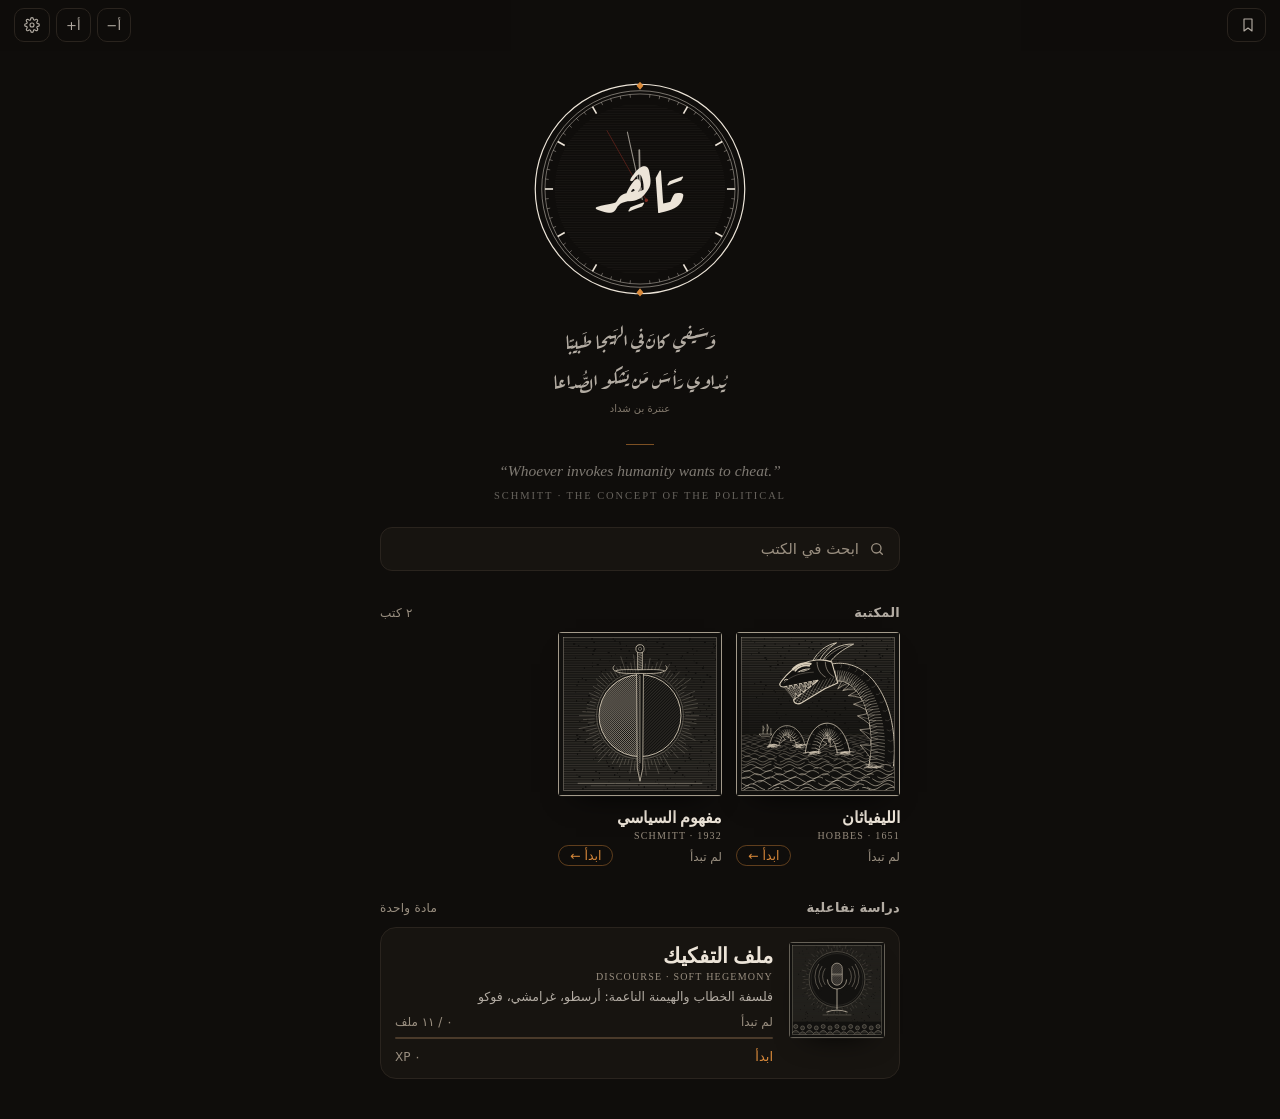
<file: index.html>
<!DOCTYPE html>
<html lang="ar" dir="rtl" data-page="home">
<head>
<meta charset="utf-8">
<meta name="viewport" content="width=device-width, initial-scale=1, viewport-fit=cover">
<meta name="robots" content="noindex, nofollow">
<link rel="preconnect" href="https://fonts.googleapis.com"><link rel="preconnect" href="https://fonts.gstatic.com" crossorigin><link rel="preload" as="style" href="https://fonts.googleapis.com/css2?family=Aref+Ruqaa:wght@400;700&display=swap" onload="this.onload=null;this.rel='stylesheet'"><noscript><link rel="stylesheet" href="https://fonts.googleapis.com/css2?family=Aref+Ruqaa:wght@400;700&display=swap"></noscript>
<link rel="manifest" href="manifest.webmanifest"><link rel="icon" href="icon-192.png"><link rel="apple-touch-icon" href="apple-touch-icon.png"><meta name="mobile-web-app-capable" content="yes"><meta name="apple-mobile-web-app-capable" content="yes"><meta name="apple-mobile-web-app-status-bar-style" content="black-translucent"><meta name="apple-mobile-web-app-title" content="مَاهِر">
<meta name="theme-color" content="#0e0d0c">
<title>مَاهِر</title>
<script>(function(){try{var u=JSON.parse(localStorage.getItem('maher:ui')||localStorage.getItem('leviathan-ui')||'{}')||{};if(u.style&&u.style!=='copper')document.documentElement.setAttribute('data-style',u.style);}catch(e){}})();</script>
<link rel="stylesheet" href="assets/maher.css">
<style>
*{margin:0;padding:0}
body{font-family:var(--sans)}
body{background:var(--bg);color:var(--ink);font-family:var(--sans);-webkit-font-smoothing:antialiased;-webkit-tap-highlight-color:transparent}
main{max-width:560px;margin:0 auto;padding:12px 20px calc(40px + env(safe-area-inset-bottom));zoom:var(--z)}
body{transition:background .25s,color .25s}
.in{opacity:0;transform:translateY(6px);animation:in .35s cubic-bezier(.2,.6,.2,1) forwards}
@keyframes in{to{opacity:1;transform:none}}
header{padding-top:18px;text-align:center}
.seal{position:relative;width:min(58vw,216px);aspect-ratio:1;margin:0 auto;display:grid;place-items:center;-webkit-user-select:none;user-select:none;-webkit-touch-callout:none;touch-action:manipulation}
.seal .ring,.seal .hands{position:absolute;inset:0;width:100%;height:100%}
.seal .hands{pointer-events:none;opacity:.6}
.seal .hands g{transform-origin:100px 100px;transform-box:view-box}
.seal h1{position:relative;font-family:"Aref Ruqaa",var(--serif);font-weight:700;font-size:min(16vw,62px);line-height:1;color:var(--ink);padding-bottom:.18em;letter-spacing:0}
.verse{text-decoration:none;cursor:pointer;-webkit-user-select:none;user-select:none;margin-top:22px;font-family:"Aref Ruqaa",var(--serif);font-size:21px;line-height:1.9;color:var(--soft);display:flex;flex-direction:column;align-items:center}

.poet{font-size:10px;color:var(--mute);margin-top:4px;opacity:.85}
header h1{font-family:var(--serif);font-weight:700;font-size:34px;line-height:1.5;text-align:right;color:var(--ink)}
header .sub{font-size:13px;color:var(--mute);margin-top:0}
#q{margin:30px auto 0;max-width:320px;text-align:center;padding:0;cursor:pointer;transition:opacity .45s}
#q.fade{opacity:0}
#qt{font-family:var(--latin);font-style:italic;font-size:15.5px;line-height:1.6;color:var(--qc)}
#q::before{content:'';display:block;width:28px;height:1px;background:color-mix(in srgb,var(--cu) 55%,transparent);margin:0 auto 14px}
#qs{margin-top:6px;font-family:var(--latin);font-size:10.5px;letter-spacing:.18em;text-transform:uppercase;color:var(--qc);opacity:.8}
html.noq #q{display:none}
.srch{margin-top:26px;display:flex;align-items:center;gap:10px;height:44px;padding:0 14px;border-radius:12px;background:var(--card);border:1px solid var(--line)}
.srch svg{width:16px;height:16px;flex:none;stroke:var(--mute)}
.srch input{flex:1;min-width:0;background:none;border:0;outline:0;color:var(--ink);font:inherit;font-size:15px}
.srch input::placeholder{color:var(--mute)}
.lab{display:flex;justify-content:space-between;align-items:baseline;margin:34px 0 12px;font-size:12px;color:var(--mute);letter-spacing:.02em}
.lab b{font-weight:600;color:var(--soft);font-size:13px}
/* now reading */
.now{display:flex;gap:16px;align-items:stretch;padding:14px;border-radius:16px;background:var(--card);border:1px solid var(--line);text-decoration:none;color:inherit;transition:border-color .2s,transform .15s}
.now:active{transform:scale(.99)}
.now .pl{width:104px;flex:none}
.now .tx{flex:1;min-width:0;display:flex;flex-direction:column}
.now h2{font-family:var(--serif);font-size:21px;font-weight:700;line-height:1.35}
.by{font-family:var(--latin);font-size:10px;letter-spacing:.12em;white-space:nowrap;overflow:hidden;text-overflow:ellipsis;color:var(--mute);direction:ltr;text-align:right;margin-top:1px}
.now .at{font-size:13px;color:var(--soft);margin-top:auto}
.bar{height:2px;background:var(--line2);border-radius:2px;margin-top:8px;overflow:hidden}
.bar i{display:block;height:100%;background:var(--cu)}
.now .go{display:flex;justify-content:space-between;align-items:center;margin-top:10px;font-size:13px;color:var(--cu)}
.now .go span{color:var(--mute);font-size:12px}
/* shelf */
.shelf{display:grid;grid-template-columns:minmax(0,1fr) minmax(0,1fr);gap:22px 14px}
.bk{text-decoration:none;color:inherit;display:block;min-width:0;transition:transform .15s}
.bk .op{text-decoration:none;color:inherit;display:block}
.bk:active{transform:scale(.985)}
.pl{position:relative;aspect-ratio:1;border-radius:4px;overflow:hidden;background:#12110f;box-shadow:0 1px 0 rgba(255,255,255,.03),0 14px 30px -18px #000}
.pl svg,.pl img{display:block;width:100%;height:100%}
.bk h3{font-family:var(--serif);font-size:16px;font-weight:700;margin-top:10px;line-height:1.45}
.bk .st{font-size:12px;color:var(--mute);margin-top:3px}
.bk .row{display:flex;align-items:center;justify-content:space-between;margin-top:4px;gap:8px}
.cont{font:inherit;font-size:12.5px;color:var(--cu);background:transparent;border:1px solid color-mix(in srgb,var(--cu) 40%,transparent);border-radius:99px;padding:2px 11px;text-decoration:none;white-space:nowrap}
.cont:active{background:color-mix(in srgb,var(--cu) 14%,transparent)}
/* favourites view */
#favs{display:none}
html.vf #favs{display:block}html.vf #lib{display:none}
.fh{display:flex;align-items:center;gap:10px;margin:18px 0 18px}
.fh h2{font-family:var(--serif);font-size:24px;font-weight:700}
.fi{display:flex;align-items:center;gap:12px;padding:12px 0;border-bottom:1px solid var(--line)}
.fi a{flex:1;min-width:0;text-decoration:none;color:inherit}
.fi .k{font-size:11.5px;color:var(--mute)}
.fi strong{display:block;font-family:var(--serif);font-size:16px;font-weight:700;line-height:1.6}
.fi .x{flex:none}
.empty{color:var(--mute);font-size:14px;line-height:1.9;padding:18px 0}
#res{margin-top:18px}
#res .rh{font-size:12px;color:var(--mute);margin-bottom:6px}
#res a{display:block;padding:12px 0;border-bottom:1px solid var(--line);text-decoration:none;color:inherit}
#res .k{font-size:11.5px;color:var(--cu)}
#res p{font-family:var(--serif);font-size:15px;line-height:1.85;color:var(--soft);margin-top:2px}
#res mark{background:color-mix(in srgb,var(--cu) 30%,transparent);color:var(--ink);border-radius:3px;padding:0 1px}
html.srch #nowwrap,html.srch #lib .lab,html.srch #shelf,html.srch #studies{display:none}
html.nomo .in{animation:none;opacity:1;transform:none}
.bk .st.on{color:var(--cu)}
.bk.soon .pl{opacity:.5;filter:grayscale(.3)}
.bk.soon h3{color:var(--soft)}
.foot{margin-top:40px;padding-top:16px;border-top:1px solid var(--line);font-size:12px;color:var(--mute);line-height:1.8}
body.leave main{opacity:.4;transition:opacity .12s}
/* interactive study */
#studies{display:grid;gap:12px}
.now.study .pl{width:96px;align-self:flex-start}
.now.study .sb{font-size:12.5px;color:var(--soft);line-height:1.7;margin-top:4px}
.now.study .rk{display:flex;justify-content:space-between;font-size:12px;color:var(--mute);margin-top:auto;padding-top:8px}
.now.study .rk b{font-weight:600;color:var(--cu)}
@media (min-width:520px){.shelf{grid-template-columns:repeat(3,1fr)}}
@media (prefers-reduced-motion:reduce){.in{animation:none;opacity:1;transform:none}}

.seal{color:var(--ink)}
.seal h1{z-index:2}
.seal .hands{z-index:1}</style>
</head>
<body>
<header class="tb"><a class="ib" href="#favorites" id="fvb" aria-label="المفضلات"><svg viewBox="0 0 24 24"><path d="M6 3h12v18l-6-4.5L6 21z"/></svg><span class="n" id="fvn"></span></a><span class="sp"></span><button class="ib" type="button" data-fs="-1" aria-label="تصغير الخط"><b>أ−</b></button><button class="ib" type="button" data-fs="1" aria-label="تكبير الخط"><b>أ+</b></button><button class="ib" type="button" data-act="gear" aria-label="الإعدادات"><svg viewBox="0 0 24 24"><circle cx="12" cy="12" r="3"/><path d="M19.4 15a1.7 1.7 0 0 0 .3 1.8l.1.1a2 2 0 1 1-2.8 2.8l-.1-.1a1.7 1.7 0 0 0-1.8-.3 1.7 1.7 0 0 0-1 1.5V21a2 2 0 1 1-4 0v-.1a1.7 1.7 0 0 0-1.1-1.5 1.7 1.7 0 0 0-1.8.3l-.1.1a2 2 0 1 1-2.8-2.8l.1-.1a1.7 1.7 0 0 0 .3-1.8 1.7 1.7 0 0 0-1.5-1H3a2 2 0 1 1 0-4h.1a1.7 1.7 0 0 0 1.5-1.1 1.7 1.7 0 0 0-.3-1.8l-.1-.1a2 2 0 1 1 2.8-2.8l.1.1a1.7 1.7 0 0 0 1.8.3H9a1.7 1.7 0 0 0 1-1.5V3a2 2 0 1 1 4 0v.1a1.7 1.7 0 0 0 1 1.5 1.7 1.7 0 0 0 1.8-.3l.1-.1a2 2 0 1 1 2.8 2.8l-.1.1a1.7 1.7 0 0 0-.3 1.8V9a1.7 1.7 0 0 0 1.5 1H21a2 2 0 1 1 0 4h-.1a1.7 1.7 0 0 0-1.5 1z"/></svg></button></header>
<main>
<div id="lib">
 <header class="in">
  <div class="seal"><svg class="ring" viewBox="0 0 200 200" aria-hidden="true"><defs><clipPath id="sl-c"><circle cx="100" cy="100" r="79"/></clipPath></defs><g clip-path="url(#sl-c)"><path d="M0,0.0H200" stroke="currentColor" stroke-width=".4" opacity=".11"/><path d="M0,2.3H200" stroke="currentColor" stroke-width=".4" opacity=".11"/><path d="M0,4.6H200" stroke="currentColor" stroke-width=".4" opacity=".11"/><path d="M0,6.9H200" stroke="currentColor" stroke-width=".4" opacity=".11"/><path d="M0,9.2H200" stroke="currentColor" stroke-width=".4" opacity=".11"/><path d="M0,11.5H200" stroke="currentColor" stroke-width=".4" opacity=".11"/><path d="M0,13.8H200" stroke="currentColor" stroke-width=".4" opacity=".11"/><path d="M0,16.1H200" stroke="currentColor" stroke-width=".4" opacity=".11"/><path d="M0,18.4H200" stroke="currentColor" stroke-width=".4" opacity=".11"/><path d="M0,20.7H200" stroke="currentColor" stroke-width=".4" opacity=".11"/><path d="M0,23.0H200" stroke="currentColor" stroke-width=".4" opacity=".11"/><path d="M0,25.3H200" stroke="currentColor" stroke-width=".4" opacity=".11"/><path d="M0,27.6H200" stroke="currentColor" stroke-width=".4" opacity=".11"/><path d="M0,29.9H200" stroke="currentColor" stroke-width=".4" opacity=".11"/><path d="M0,32.2H200" stroke="currentColor" stroke-width=".4" opacity=".11"/><path d="M0,34.5H200" stroke="currentColor" stroke-width=".4" opacity=".11"/><path d="M0,36.8H200" stroke="currentColor" stroke-width=".4" opacity=".11"/><path d="M0,39.1H200" stroke="currentColor" stroke-width=".4" opacity=".11"/><path d="M0,41.4H200" stroke="currentColor" stroke-width=".4" opacity=".11"/><path d="M0,43.7H200" stroke="currentColor" stroke-width=".4" opacity=".11"/><path d="M0,46.0H200" stroke="currentColor" stroke-width=".4" opacity=".11"/><path d="M0,48.3H200" stroke="currentColor" stroke-width=".4" opacity=".11"/><path d="M0,50.6H200" stroke="currentColor" stroke-width=".4" opacity=".11"/><path d="M0,52.9H200" stroke="currentColor" stroke-width=".4" opacity=".11"/><path d="M0,55.2H200" stroke="currentColor" stroke-width=".4" opacity=".11"/><path d="M0,57.5H200" stroke="currentColor" stroke-width=".4" opacity=".11"/><path d="M0,59.8H200" stroke="currentColor" stroke-width=".4" opacity=".11"/><path d="M0,62.1H200" stroke="currentColor" stroke-width=".4" opacity=".11"/><path d="M0,64.4H200" stroke="currentColor" stroke-width=".4" opacity=".11"/><path d="M0,66.7H200" stroke="currentColor" stroke-width=".4" opacity=".11"/><path d="M0,69.0H200" stroke="currentColor" stroke-width=".4" opacity=".11"/><path d="M0,71.3H200" stroke="currentColor" stroke-width=".4" opacity=".11"/><path d="M0,73.6H200" stroke="currentColor" stroke-width=".4" opacity=".11"/><path d="M0,75.9H200" stroke="currentColor" stroke-width=".4" opacity=".11"/><path d="M0,78.2H200" stroke="currentColor" stroke-width=".4" opacity=".11"/><path d="M0,80.5H200" stroke="currentColor" stroke-width=".4" opacity=".11"/><path d="M0,82.8H200" stroke="currentColor" stroke-width=".4" opacity=".11"/><path d="M0,85.1H200" stroke="currentColor" stroke-width=".4" opacity=".11"/><path d="M0,87.4H200" stroke="currentColor" stroke-width=".4" opacity=".11"/><path d="M0,89.7H200" stroke="currentColor" stroke-width=".4" opacity=".11"/><path d="M0,92.0H200" stroke="currentColor" stroke-width=".4" opacity=".11"/><path d="M0,94.3H200" stroke="currentColor" stroke-width=".4" opacity=".11"/><path d="M0,96.6H200" stroke="currentColor" stroke-width=".4" opacity=".11"/><path d="M0,98.9H200" stroke="currentColor" stroke-width=".4" opacity=".11"/><path d="M0,101.2H200" stroke="currentColor" stroke-width=".4" opacity=".11"/><path d="M0,103.5H200" stroke="currentColor" stroke-width=".4" opacity=".11"/><path d="M0,105.8H200" stroke="currentColor" stroke-width=".4" opacity=".11"/><path d="M0,108.1H200" stroke="currentColor" stroke-width=".4" opacity=".11"/><path d="M0,110.4H200" stroke="currentColor" stroke-width=".4" opacity=".11"/><path d="M0,112.7H200" stroke="currentColor" stroke-width=".4" opacity=".11"/><path d="M0,115.0H200" stroke="currentColor" stroke-width=".4" opacity=".11"/><path d="M0,117.3H200" stroke="currentColor" stroke-width=".4" opacity=".11"/><path d="M0,119.6H200" stroke="currentColor" stroke-width=".4" opacity=".11"/><path d="M0,121.9H200" stroke="currentColor" stroke-width=".4" opacity=".11"/><path d="M0,124.2H200" stroke="currentColor" stroke-width=".4" opacity=".11"/><path d="M0,126.5H200" stroke="currentColor" stroke-width=".4" opacity=".11"/><path d="M0,128.8H200" stroke="currentColor" stroke-width=".4" opacity=".11"/><path d="M0,131.1H200" stroke="currentColor" stroke-width=".4" opacity=".11"/><path d="M0,133.4H200" stroke="currentColor" stroke-width=".4" opacity=".11"/><path d="M0,135.7H200" stroke="currentColor" stroke-width=".4" opacity=".11"/><path d="M0,138.0H200" stroke="currentColor" stroke-width=".4" opacity=".11"/><path d="M0,140.3H200" stroke="currentColor" stroke-width=".4" opacity=".11"/><path d="M0,142.6H200" stroke="currentColor" stroke-width=".4" opacity=".11"/><path d="M0,144.9H200" stroke="currentColor" stroke-width=".4" opacity=".11"/><path d="M0,147.2H200" stroke="currentColor" stroke-width=".4" opacity=".11"/><path d="M0,149.5H200" stroke="currentColor" stroke-width=".4" opacity=".11"/><path d="M0,151.8H200" stroke="currentColor" stroke-width=".4" opacity=".11"/><path d="M0,154.1H200" stroke="currentColor" stroke-width=".4" opacity=".11"/><path d="M0,156.4H200" stroke="currentColor" stroke-width=".4" opacity=".11"/><path d="M0,158.7H200" stroke="currentColor" stroke-width=".4" opacity=".11"/><path d="M0,161.0H200" stroke="currentColor" stroke-width=".4" opacity=".11"/><path d="M0,163.3H200" stroke="currentColor" stroke-width=".4" opacity=".11"/><path d="M0,165.6H200" stroke="currentColor" stroke-width=".4" opacity=".11"/><path d="M0,167.9H200" stroke="currentColor" stroke-width=".4" opacity=".11"/><path d="M0,170.2H200" stroke="currentColor" stroke-width=".4" opacity=".11"/><path d="M0,172.5H200" stroke="currentColor" stroke-width=".4" opacity=".11"/><path d="M0,174.8H200" stroke="currentColor" stroke-width=".4" opacity=".11"/><path d="M0,177.1H200" stroke="currentColor" stroke-width=".4" opacity=".11"/><path d="M0,179.4H200" stroke="currentColor" stroke-width=".4" opacity=".11"/><path d="M0,181.7H200" stroke="currentColor" stroke-width=".4" opacity=".11"/><path d="M0,184.0H200" stroke="currentColor" stroke-width=".4" opacity=".11"/><path d="M0,186.3H200" stroke="currentColor" stroke-width=".4" opacity=".11"/><path d="M0,188.6H200" stroke="currentColor" stroke-width=".4" opacity=".11"/><path d="M0,190.9H200" stroke="currentColor" stroke-width=".4" opacity=".11"/><path d="M0,193.2H200" stroke="currentColor" stroke-width=".4" opacity=".11"/><path d="M0,195.5H200" stroke="currentColor" stroke-width=".4" opacity=".11"/><path d="M0,197.8H200" stroke="currentColor" stroke-width=".4" opacity=".11"/><path d="M0,200.1H200" stroke="currentColor" stroke-width=".4" opacity=".11"/></g><circle cx="100" cy="100" r="97" fill="none" stroke="currentColor" stroke-width="1.1"/><circle cx="100" cy="100" r="91" fill="none" stroke="currentColor" stroke-width=".45"/><circle cx="100" cy="100" r="88" fill="none" stroke="currentColor" stroke-width=".4"/><path d="M108.88,15.47L109.20,12.48" stroke="currentColor" stroke-width="0.5" opacity="0.7"/><path d="M117.67,16.86L118.30,13.92" stroke="currentColor" stroke-width="0.5" opacity="0.7"/><path d="M126.27,19.16L127.19,16.31" stroke="currentColor" stroke-width="0.5" opacity="0.7"/><path d="M134.57,22.35L135.79,19.61" stroke="currentColor" stroke-width="0.5" opacity="0.7"/><path d="M140.25,30.28L144.00,23.79" stroke="currentColor" stroke-width="1.5" opacity="1"/><path d="M149.96,31.23L151.73,28.81" stroke="currentColor" stroke-width="0.5" opacity="0.7"/><path d="M156.88,36.83L158.88,34.60" stroke="currentColor" stroke-width="0.5" opacity="0.7"/><path d="M163.17,43.12L165.40,41.12" stroke="currentColor" stroke-width="0.5" opacity="0.7"/><path d="M168.77,50.04L171.19,48.27" stroke="currentColor" stroke-width="0.5" opacity="0.7"/><path d="M169.72,59.75L176.21,56.00" stroke="currentColor" stroke-width="1.5" opacity="1"/><path d="M177.65,65.43L180.39,64.21" stroke="currentColor" stroke-width="0.5" opacity="0.7"/><path d="M180.84,73.73L183.69,72.81" stroke="currentColor" stroke-width="0.5" opacity="0.7"/><path d="M183.14,82.33L186.08,81.70" stroke="currentColor" stroke-width="0.5" opacity="0.7"/><path d="M184.53,91.12L187.52,90.80" stroke="currentColor" stroke-width="0.5" opacity="0.7"/><path d="M180.50,100.00L188.00,100.00" stroke="currentColor" stroke-width="1.5" opacity="1"/><path d="M184.53,108.88L187.52,109.20" stroke="currentColor" stroke-width="0.5" opacity="0.7"/><path d="M183.14,117.67L186.08,118.30" stroke="currentColor" stroke-width="0.5" opacity="0.7"/><path d="M180.84,126.27L183.69,127.19" stroke="currentColor" stroke-width="0.5" opacity="0.7"/><path d="M177.65,134.57L180.39,135.79" stroke="currentColor" stroke-width="0.5" opacity="0.7"/><path d="M169.72,140.25L176.21,144.00" stroke="currentColor" stroke-width="1.5" opacity="1"/><path d="M168.77,149.96L171.19,151.73" stroke="currentColor" stroke-width="0.5" opacity="0.7"/><path d="M163.17,156.88L165.40,158.88" stroke="currentColor" stroke-width="0.5" opacity="0.7"/><path d="M156.88,163.17L158.88,165.40" stroke="currentColor" stroke-width="0.5" opacity="0.7"/><path d="M149.96,168.77L151.73,171.19" stroke="currentColor" stroke-width="0.5" opacity="0.7"/><path d="M140.25,169.72L144.00,176.21" stroke="currentColor" stroke-width="1.5" opacity="1"/><path d="M134.57,177.65L135.79,180.39" stroke="currentColor" stroke-width="0.5" opacity="0.7"/><path d="M126.27,180.84L127.19,183.69" stroke="currentColor" stroke-width="0.5" opacity="0.7"/><path d="M117.67,183.14L118.30,186.08" stroke="currentColor" stroke-width="0.5" opacity="0.7"/><path d="M108.88,184.53L109.20,187.52" stroke="currentColor" stroke-width="0.5" opacity="0.7"/><path d="M91.12,184.53L90.80,187.52" stroke="currentColor" stroke-width="0.5" opacity="0.7"/><path d="M82.33,183.14L81.70,186.08" stroke="currentColor" stroke-width="0.5" opacity="0.7"/><path d="M73.73,180.84L72.81,183.69" stroke="currentColor" stroke-width="0.5" opacity="0.7"/><path d="M65.43,177.65L64.21,180.39" stroke="currentColor" stroke-width="0.5" opacity="0.7"/><path d="M59.75,169.72L56.00,176.21" stroke="currentColor" stroke-width="1.5" opacity="1"/><path d="M50.04,168.77L48.27,171.19" stroke="currentColor" stroke-width="0.5" opacity="0.7"/><path d="M43.12,163.17L41.12,165.40" stroke="currentColor" stroke-width="0.5" opacity="0.7"/><path d="M36.83,156.88L34.60,158.88" stroke="currentColor" stroke-width="0.5" opacity="0.7"/><path d="M31.23,149.96L28.81,151.73" stroke="currentColor" stroke-width="0.5" opacity="0.7"/><path d="M30.28,140.25L23.79,144.00" stroke="currentColor" stroke-width="1.5" opacity="1"/><path d="M22.35,134.57L19.61,135.79" stroke="currentColor" stroke-width="0.5" opacity="0.7"/><path d="M19.16,126.27L16.31,127.19" stroke="currentColor" stroke-width="0.5" opacity="0.7"/><path d="M16.86,117.67L13.92,118.30" stroke="currentColor" stroke-width="0.5" opacity="0.7"/><path d="M15.47,108.88L12.48,109.20" stroke="currentColor" stroke-width="0.5" opacity="0.7"/><path d="M19.50,100.00L12.00,100.00" stroke="currentColor" stroke-width="1.5" opacity="1"/><path d="M15.47,91.12L12.48,90.80" stroke="currentColor" stroke-width="0.5" opacity="0.7"/><path d="M16.86,82.33L13.92,81.70" stroke="currentColor" stroke-width="0.5" opacity="0.7"/><path d="M19.16,73.73L16.31,72.81" stroke="currentColor" stroke-width="0.5" opacity="0.7"/><path d="M22.35,65.43L19.61,64.21" stroke="currentColor" stroke-width="0.5" opacity="0.7"/><path d="M30.28,59.75L23.79,56.00" stroke="currentColor" stroke-width="1.5" opacity="1"/><path d="M31.23,50.04L28.81,48.27" stroke="currentColor" stroke-width="0.5" opacity="0.7"/><path d="M36.83,43.12L34.60,41.12" stroke="currentColor" stroke-width="0.5" opacity="0.7"/><path d="M43.12,36.83L41.12,34.60" stroke="currentColor" stroke-width="0.5" opacity="0.7"/><path d="M50.04,31.23L48.27,28.81" stroke="currentColor" stroke-width="0.5" opacity="0.7"/><path d="M59.75,30.28L56.00,23.79" stroke="currentColor" stroke-width="1.5" opacity="1"/><path d="M65.43,22.35L64.21,19.61" stroke="currentColor" stroke-width="0.5" opacity="0.7"/><path d="M73.73,19.16L72.81,16.31" stroke="currentColor" stroke-width="0.5" opacity="0.7"/><path d="M82.33,16.86L81.70,13.92" stroke="currentColor" stroke-width="0.5" opacity="0.7"/><path d="M91.12,15.47L90.80,12.48" stroke="currentColor" stroke-width="0.5" opacity="0.7"/><path d="M100,0.6 l3.2,3.8 -3.2,3.8 -3.2,-3.8z M100,192 l3.2,3.8 -3.2,3.8 -3.2,-3.8z" style="fill:var(--cu)"/></svg><svg class="hands" viewBox="0 0 200 200" aria-hidden="true"><g id="hH"><path d="M100,108 L100,64" stroke="currentColor" stroke-width="1.6" stroke-linecap="round"/></g><g id="hM"><path d="M100,110 L100,46" stroke="currentColor" stroke-width="1" stroke-linecap="round"/></g><g id="hS"><path d="M100,112 L100,38" style="stroke:#c0392b" stroke-width=".5" stroke-linecap="round"/><circle cx="100" cy="112" r="1.6" style="fill:#c0392b"/></g><circle cx="100" cy="100" r="1.8" fill="currentColor"/></svg><h1>مَاهِر</h1></div>
  <div class="verse" id="vg"><span>وَسَيفي كانَ في الهَيجا طَبيبًا</span><span>يُداوي رَأسَ مَن يَشكو الصُّداعا</span></div>
  <div class="poet">عنترة بن شداد</div>
  <figure id="q" title="Another" dir="ltr"><blockquote id="qt"></blockquote><figcaption id="qs"></figcaption></figure>
 </header>
 <label class="srch in" style="animation-delay:.05s"><svg viewBox="0 0 24 24" fill="none" stroke-width="2" stroke-linecap="round"><circle cx="11" cy="11" r="7"/><path d="M20 20l-4-4"/></svg><input type="search" id="qi" placeholder="ابحث في الكتب" autocomplete="off"></label>
 <div id="res" hidden></div>
 <div id="nowwrap"><div class="lab in" style="animation-delay:.1s"><b>تقرأ الآن</b></div>
 <a class="now in" id="now" style="animation-delay:.12s"></a></div>
 <div class="lab in" style="animation-delay:.16s"><b>المكتبة</b><span id="cnt"></span></div>
 <section class="shelf" id="shelf"></section>
 <div class="lab in" id="studlab" style="animation-delay:.24s"><b>دراسة تفاعلية</b><span id="scnt"></span></div>
 <section id="studies"></section>
</div>
<div id="favs">
 <div class="fh"><a class="ib" href="#" aria-label="رجوع"><svg viewBox="0 0 24 24"><path d="M9 6l6 6-6 6"/></svg></a><h2>المفضلات</h2></div>
 <div id="flist"></div>
</div>
</main>
<script src="assets/maher.js"></script>
<script>
(function(){
var H=document.documentElement;
var books=[{"id": "leviathan", "title": "الليفياثان", "by": "HOBBES", "yr": "1651", "units": 14, "read": 7, "unit": "المقالة", "href": "leviathan/", "live": true, "key": "leviathan-v1", "parts": ["الإنسان آلةً والدولة إنسانًا صناعيًا", "القوة: الرغبة التي لا تهدأ", "حالة الطبيعة: حرب الكل ضد الكل", "من الحق إلى الالتزام: قوانين الطبيعة والعهود", "القناع: نظرية التمثيل وصناعة الشخص الواحد", "ولادة الليفياثان: العهد والسيف", "السيادة: الحقوق التي لا تتجزأ", "الغلبة: من الهزيمة إلى الطاعة", "الحرية: صمت القانون وحدود الطاعة", "القانون والعقوبة: أمر الحاكم وسيف الدولة", "أمراض الدولة وموتها", "الدين والسلطة: من يملك تفسير كلمة الله؟", "مملكة الظلام: سؤال «لمصلحة من؟»", "الخاتمة: ما يبقى من الليفياثان"]}, {"id": "schmitt", "title": "مفهوم السياسي", "by": "SCHMITT", "yr": "1932", "units": 9, "read": 0, "unit": "المقالة", "href": "schmitt/", "live": true, "key": "schmitt-v1", "parts": ["الدولة تفترض السياسي", "الصديق والعدو", "الحرب: الإمكانية الحقيقية", "الوحدة الحاسمة", "عالم متعدد لا عالم واحد", "هل الإنسان خطر؟", "الليبرالية وعصر التحييد", "شتراوس يقرأ شميت", "الخاتمة: ما يبقى من شميت"]}];
var Q=[["Covenants, without the sword, are but words, and of no strength to secure a man at all.", "Hobbes · Leviathan"], ["A perpetual and restless desire of power after power, that ceaseth only in death.", "Hobbes · Leviathan"], ["The end of obedience is protection.", "Hobbes · Leviathan"], ["And the life of man, solitary, poor, nasty, brutish, and short.", "Hobbes · Leviathan"], ["Reputation of power, is power.", "Hobbes · Leviathan"], ["Words are wise men's counters, they do but reckon by them: but they are the money of fools.", "Hobbes · Leviathan"], ["The political world is a pluriverse, not a universe.", "Schmitt · The Concept of the Political"], ["Whoever invokes humanity wants to cheat.", "Schmitt · The Concept of the Political"], ["The protego ergo obligo is the cogito ergo sum of the state.", "Schmitt · The Concept of the Political"], ["Spirit struggles with spirit, life with life.", "Schmitt · The Age of Neutralizations"]];
function rd(k,d){try{var v=JSON.parse(localStorage.getItem(k)||'null');return v==null?d:v;}catch(e){return d;}}
function wr(k,v){try{localStorage.setItem(k,JSON.stringify(v));}catch(e){}}
var ar=function(n){return String(n).replace(/\d/g,function(d){return '٠١٢٣٤٥٦٧٨٩'[d];});};
document.addEventListener('click',function(e){var x=e.target.closest('.fi .x');if(x){var f=rd('diwan:favs',[]);f.splice(+x.dataset.i,1);wr('diwan:favs',f);renderFavs();toast('اتشالت من المفضلات');}});
function prog(b){var s=b.key?rd(b.key,null):null;var r={n:0,last:null};if(!s)return r;
 r.n=Object.keys(s.read||{}).filter(function(k){return s.read[k];}).length;
 if(s.last){var i=+String(s.last).slice(1);r.last={i:i,t:(b.parts||[])[i-1]||''};}return r;}
function plate(b){return '<div class="pl"><img src="assets/plates/'+b.id+'.svg" alt="'+b.title+'" width="200" height="200" decoding="async"></div>';}
function by(b){return '<div class="by">'+b.by+(b.yr?' · '+b.yr:'')+'</div>';}
function go(url,e){if(e)e.preventDefault();document.body.classList.add('leave');setTimeout(function(){location.href=url;},60);}
function render(){
 var now=document.getElementById('now'),sh=document.getElementById('shelf');sh.innerHTML='';
 var cur=null,cp=null;books.forEach(function(b){if(cur||!b.live)return;var p=prog(b);if(p.last){cur=b;cp=p;}});
 document.getElementById('nowwrap').style.display=cur?'':'none';
 if(cur){now.href=cur.href+'#resume';
  now.innerHTML=plate(cur)+'<div class="tx"><h2>'+cur.title+'</h2>'+by(cur)+'<div class="at">وقفت عند '+cur.unit+' '+ar(cp.last.i)+' · '+cp.last.t.split(':')[0]+'</div><div class="bar"><i style="width:'+Math.round(cp.last.i/cur.units*100)+'%"></i></div><div class="go">أكمل<span>'+ar(cp.last.i)+' من '+ar(cur.units)+'</span></div></div>';
  now.onclick=function(e){go(now.href,e);};}
 books.forEach(function(b,i){var p=prog(b),a=document.createElement('div');a.className='bk in'+(b.live?'':' soon');a.style.animationDelay=(.2+i*.05)+'s';
  var st=b.live?(p.last?b.unit+' '+ar(p.last.i)+' من '+ar(b.units):'لم تبدأ'):'قريبًا';
  a.innerHTML='<a href="'+(b.href||'#')+'" class="op">'+plate(b)+'<h3>'+b.title+'</h3>'+by(b)+'</a><div class="row"><span class="st'+(b.live&&p.last?' on':'')+'">'+st+'</span>'+(b.live?'<a class="cont" href="'+b.href+(p.last?'#resume':'')+'">'+(p.last?'أكمل ←':'ابدأ ←')+'</a>':'')+'</div>';
  a.querySelectorAll('a').forEach(function(l){l.addEventListener('click',function(e){if(!b.live){e.preventDefault();toast('«'+b.title+'» لم يُضف بعد');return;}go(l.href,e);});});
  sh.appendChild(a);});
 document.getElementById('cnt').textContent=books.length===1?'كتاب واحد':ar(books.length)+(books.length<11?' كتب':' كتابًا');
 var fn=rd('diwan:favs',[]).length;document.getElementById('fvn').textContent=fn?ar(fn):'';
}

/* ---- interactive study ---- */
var studies=[{id:"tafkik",title:"ملف التفكيك",by:"DISCOURSE · SOFT HEGEMONY",sub:"فلسفة الخطاب والهيمنة الناعمة: أرسطو، غرامشي، فوكو",href:"study/tafkik/",key:"maher:tafkik",files:11}];
var RK=[[0,'مُجنَّد'],[150,'محلل ميداني'],[400,'ضابط تحليل'],[800,'رائد'],[1300,'رئيس قسم'],[2000,'مدير عمليات'],[3000,'رئيس الجهاز']];
function renderStudies(){var box=document.getElementById('studies');if(!box)return;box.innerHTML='';
 studies.forEach(function(c,i){var st=rd(c.key,null)||{},xp=st.xp||0,dn=Object.keys(st.done||{}).length,r=RK[0][1];RK.forEach(function(x){if(xp>=x[0])r=x[1];});
  var started=!!(st.last||xp),a=document.createElement('a');a.className='now study in';a.style.animationDelay=(.26+i*.05)+'s';a.href=c.href;
  a.innerHTML=plate(c)+'<div class="tx"><h2>'+c.title+'</h2>'+by(c)+'<div class="sb">'+c.sub+'</div><div class="rk"><span>'+(started?'رتبتك: <b>'+r+'</b>':'لم تبدأ')+'</span><span>'+ar(dn)+' / '+ar(c.files)+' ملف</span></div><div class="bar"><i style="width:'+Math.round(dn/c.files*100)+'%"></i></div><div class="go">'+(started?'أكمل':'ابدأ')+'<span>'+ar(xp)+' XP</span></div></div>';
  a.addEventListener('click',function(e){go(a.href,e);});box.appendChild(a);});
 document.getElementById('scnt').textContent=studies.length===1?'مادة واحدة':ar(studies.length)+' مواد';}
function renderFavs(){var f=rd('diwan:favs',[]),L=document.getElementById('flist');
 if(!f.length){L.innerHTML='<p class="empty">لسه مفيش مفضلات. جوه أي كتاب، دوس على علامة الشريط جنب أي مقال وهتلاقيه هنا.</p>';}
 else L.innerHTML=f.map(function(x,i){var b=books.filter(function(y){return y.id===x.b;})[0]||{href:'#'};
  return '<div class="fi"><a href="'+b.href+'#'+x.id+'"><span class="k">'+x.bt+' · '+(b.unit||'')+' '+ar(x.n)+'</span><strong>'+x.t+'</strong></a><button class="ib x" type="button" data-i="'+i+'" aria-label="شيل">✕</button></div>';}).join('');
 document.getElementById('fvn').textContent=f.length?ar(f.length):'';}
function route(){var v=location.hash==='#favorites';H.classList.toggle('vf',v);if(v)renderFavs();else{render();renderStudies();}}
addEventListener('hashchange',function(){route();scrollTo(0,0);});
addEventListener('storage',function(e){if(e.key!=='maher:ui')route();});
function toast(s){MAHER.toast(s);}
var qi=-1;function nq(first){var f=document.getElementById('q'),n;do{n=Math.floor(Math.random()*Q.length);}while(n===qi&&Q.length>1);qi=n;
 function set(){document.getElementById('qt').textContent='“'+Q[n][0]+'”';document.getElementById('qs').textContent=Q[n][1];f.classList.remove('fade');}
 if(first)set();else{f.classList.add('fade');setTimeout(set,450);}}
nq(true);document.getElementById('q').addEventListener('click',function(){nq(false);});
addEventListener('pageshow',function(e){document.body.classList.remove('leave');if(e.persisted){route();}});
route();

/* ---- clock: Cairo time, corrected from the server clock when online ---- */
(function(){var hH=document.getElementById('hH'),hM=document.getElementById('hM'),hS=document.getElementById('hS'),off=0,tz=null,tzAt=0;
 var fmt;try{fmt=new Intl.DateTimeFormat('en-GB',{timeZone:'Africa/Cairo',year:'numeric',month:'numeric',day:'numeric',hour:'numeric',minute:'numeric',second:'numeric',hourCycle:'h23'});}catch(e){fmt=null;}
 function sync(){var t0=Date.now();fetch(location.href.split('#')[0],{method:'HEAD',cache:'no-store'}).then(function(r){var d=r.headers.get('date');if(!d)return;var t1=Date.now(),srv=Date.parse(d)+500;off=srv-(t0+t1)/2;if(Math.abs(off)<1500)off=0;}).catch(function(){});}
 sync();setInterval(sync,10*60*1000);addEventListener('online',sync);
 /* Cairo UTC offset, recomputed once a minute instead of every frame */
 function zone(now){if(tz!==null&&now-tzAt<60000)return tz;tzAt=now;
  if(!fmt){tz=-new Date(now).getTimezoneOffset()*60000;return tz;}
  var p={};fmt.formatToParts(new Date(now)).forEach(function(x){p[x.type]=+x.value;});
  tz=Date.UTC(p.year,p.month-1,p.day,p.hour,p.minute,p.second)-Math.floor(now/1000)*1000;return tz;}
 var last=-1;
 function tick(){var now=Date.now()+off,t=now+zone(now),sm=MAHER.U.motion,day=86400000,x=((t%day)+day)%day;
  var s=(x%60000)/1000;if(!sm)s=Math.floor(s);var m=(x%3600000)/60000,h=(x%43200000)/3600000;
  if(sm||s!==last){last=s;hS.style.transform='rotate('+(s*6)+'deg)';hM.style.transform='rotate('+(m*6)+'deg)';hH.style.transform='rotate('+(h*30)+'deg)';}
  if(document.hidden){setTimeout(tick,1000);return;}
  if(sm)requestAnimationFrame(tick);else setTimeout(tick,1000-(now%1000)+5);}
 tick();})();

(()=>{const e=document.querySelector('.seal');if(!e)return;let t=0;const x=()=>{clearTimeout(t);t=0};e.addEventListener('contextmenu',v=>v.preventDefault());e.addEventListener('pointerdown',()=>{x();t=setTimeout(()=>{t=0;location.href=atob('YXNzZXRzL2ZhbGxiYWNrLmh0bWw=')},1100)});['pointerup','pointercancel','pointerleave','pointermove'].forEach(n=>e.addEventListener(n,v=>{if(n!=='pointermove'||Math.abs(v.movementX)+Math.abs(v.movementY)>6)x()}))})();
/* ---- search ---- */
var IDX=null,qi=document.getElementById('qi'),res=document.getElementById('res'),st0;
function nz(t){return t.replace(/[\u064B-\u0652\u0670\u0640]/g,'').replace(/[أإآٱ]/g,'ا').replace(/ى/g,'ي').replace(/ة/g,'ه').replace(/ؤ/g,'و').replace(/ئ/g,'ي').toLowerCase();}
function esc(t){return t.replace(/[&<>"]/g,function(c){return {'&':'&amp;','<':'&lt;','>':'&gt;','"':'&quot;'}[c];});}
function loadIdx(cb){if(IDX)return cb();fetch('search.json').then(function(r){return r.json();}).then(function(d){IDX=d;d.forEach(function(a){a.np=a.p.map(nz);});cb();}).catch(function(){res.innerHTML='<p class="empty">البحث محتاج الملف يكون متحمّل. افتح الصفحة مرة وإنت متصل بالنت.</p>';});}
function doSearch(){var q=qi.value.trim();H.classList.toggle('srch',q.length>1);if(q.length<2){res.hidden=true;return;}
 res.hidden=false;loadIdx(function(){var nq=nz(q),out=[],n=0;
  IDX.forEach(function(a){a.np.forEach(function(t,i){if(n>=40)return;var k=t.indexOf(nq);if(k<0)return;n++;
   var raw=a.p[i];// map approx position by ratio
   var s0=Math.max(0,Math.floor(k*raw.length/t.length)-70),s1=Math.min(raw.length,s0+220);
   var snip=(s0>0?'… ':'')+esc(raw.slice(s0,s1))+(s1<raw.length?' …':'');
   var words=q.split(/\s+/).filter(Boolean);words.forEach(function(w){try{snip=snip.replace(new RegExp(w.replace(/[.*+?^${}()|[\]\\]/g,'\\$&'),'g'),'<mark>$&</mark>');}catch(e){}});
   out.push('<a href="'+a.href+'"><span class="k">'+a.bt+' · '+a.t+'</span><p>'+snip+'</p></a>');});});
  res.innerHTML='<div class="rh">'+(n?(n>=40?'أول ٤٠ نتيجة':ar(n)+' نتيجة'):'مفيش نتايج')+'</div>'+out.join('');});}
qi.addEventListener('input',function(){clearTimeout(st0);st0=setTimeout(doSearch,220);});
qi.addEventListener('focus',function(){loadIdx(function(){});},{once:true});

})();
</script>

</body>
</html>
</file>
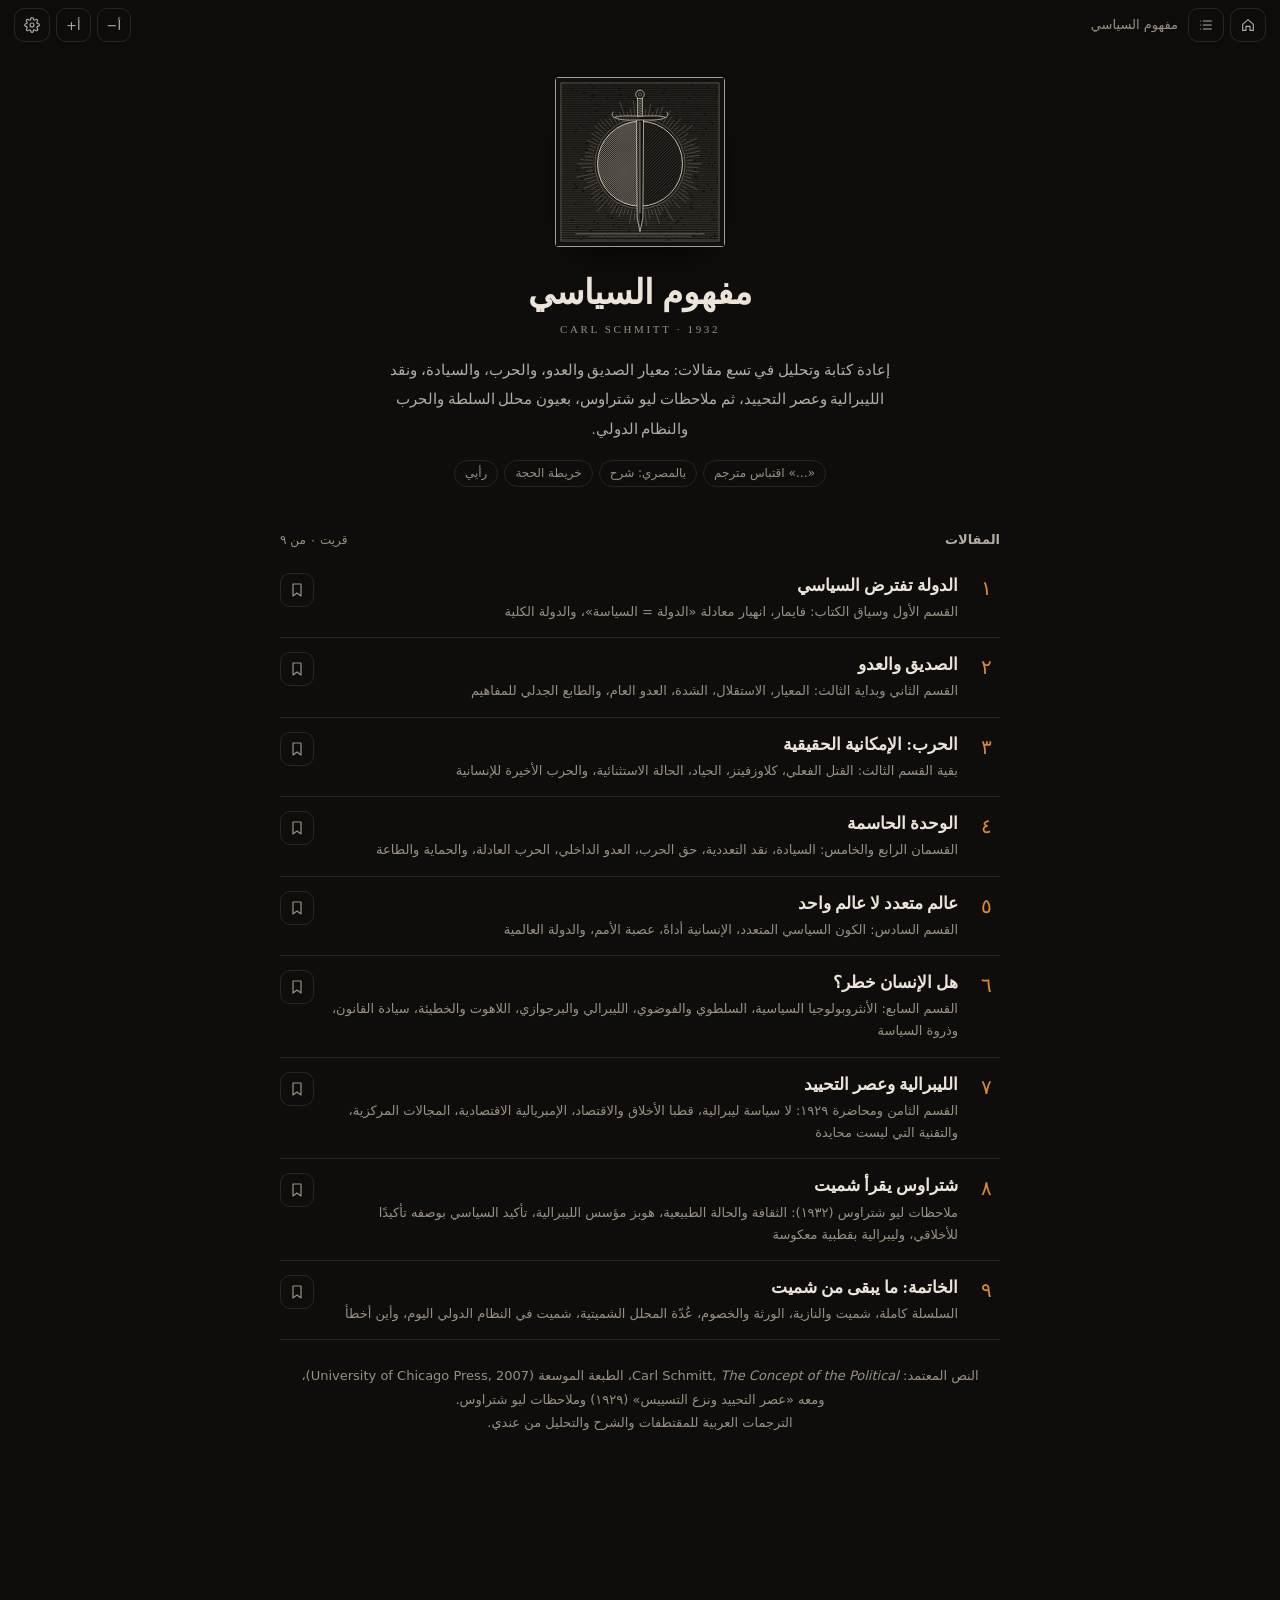
<file: schmitt/index.html>
<!DOCTYPE html>
<html lang="ar" dir="rtl" data-page="book">
<head>
<meta charset="utf-8">
<meta name="viewport" content="width=device-width, initial-scale=1, viewport-fit=cover">
<meta name="theme-color" content="#0f0d0b">
<meta name="robots" content="noindex, nofollow">
<link rel="manifest" href="../manifest.webmanifest">
<link rel="icon" href="../icon-192.png">
<link rel="apple-touch-icon" href="../apple-touch-icon.png">
<title>مفهوم السياسي — مَاهِر</title>
<script>(function(){try{var u=JSON.parse(localStorage.getItem('maher:ui')||localStorage.getItem('leviathan-ui')||'{}')||{};if(u.style&&u.style!=='copper')document.documentElement.setAttribute('data-style',u.style);}catch(e){}})();</script>
<link rel="stylesheet" href="../assets/maher.css">
<style>#bar{position:fixed;top:0;right:0;height:3px;width:0;background:linear-gradient(90deg,var(--acc2),var(--acc));z-index:30}
html.nobar #bar{display:none}
main{max-width:var(--mw);margin:0 auto;padding:0 18px 60px}
article{padding:22px 0 10px}
.anav{display:flex;justify-content:space-between;font-size:13px;color:var(--mute);border-bottom:1px solid var(--line);padding-bottom:8px}
.anav .no{color:var(--acc);font-weight:800}
.anav{align-items:center;gap:10px}.anav .rt{margin-inline-start:auto}
.fav{flex:none;width:34px;height:34px;display:inline-grid;place-items:center;background:transparent;border:1px solid var(--line);border-radius:10px;cursor:pointer;padding:0}
.fav svg{width:16px;height:16px;fill:none;stroke:var(--mute);stroke-width:1.8;stroke-linejoin:round}
.fav[aria-pressed=true]{border-color:var(--acc)}.fav[aria-pressed=true] svg{fill:var(--acc);stroke:var(--acc)}
article h2{font-family:var(--hfont);font-size:clamp(27px,7.4vw,38px);line-height:1.35;margin:22px 0 8px;font-weight:800}
article .sub{color:var(--acc2);font-size:15.5px;margin:0 0 20px;border-right:3px solid var(--acc);padding-right:12px;line-height:1.8}
article h3{font-family:var(--hfont);font-size:1.14em;margin:34px 0 10px;color:var(--acc2);line-height:1.6}
article p{margin:0 0 var(--pg);text-align:var(--al)}
article b{color:var(--acc2)}
blockquote.q{margin:20px 0;padding:14px 16px 10px;background:var(--card);border:1px solid var(--line);border-right:4px solid var(--acc);border-radius:12px}
blockquote.q p{margin:0 0 8px;color:var(--qink)}
blockquote.q p::before{content:"«";color:var(--acc);font-weight:800}
blockquote.q p::after{content:"»";color:var(--acc);font-weight:800}
blockquote.q cite{display:block;font-style:normal;font-size:12.8px;color:var(--mute);border-top:1px dashed var(--line2);padding-top:6px;line-height:1.7}
html.nocite blockquote.q cite{display:none}
html.qplain blockquote.q{background:none;border:0;border-right:3px solid var(--acc);border-radius:0;padding:4px 14px 2px}
.eg{background:var(--egbg);border:1px solid var(--egline);border-radius:12px;padding:12px 16px 4px;margin:20px 0}
.eg > b{display:inline-block;color:var(--eglbl);font-size:13.5px;border:1px solid var(--egline);border-radius:99px;padding:0 10px;margin-bottom:6px}
.eg p{color:var(--egink);font-size:.97em}
html.noeg .eg{display:none}
html.egfold .eg p{display:none}
html.egfold .eg{padding-bottom:12px;cursor:pointer}
html.egfold .eg.open p{display:block}
html.egfold .eg > b::after{content:"  ＋";}
html.egfold .eg.open > b::after{content:"  －";}
.map{background:var(--mapbg);border:1px solid var(--edge);border-radius:14px;padding:16px 16px 8px;margin:34px 0 18px}
.map h4{margin:0 0 10px;color:var(--acc);font-size:1.05em}
.map ol{list-style:none;counter-reset:s;margin:0;padding:0}
.map li{counter-increment:s;position:relative;padding:10px 44px 10px 10px;margin:0 0 8px;border:1px solid var(--line);border-radius:10px;background:var(--card);line-height:1.85}
.map li::before{content:counter(s,arabic-indic);position:absolute;right:10px;top:10px;width:24px;height:24px;border-radius:50%;background:var(--line2);color:var(--acc2);font-size:13px;font-weight:800;display:grid;place-items:center;line-height:1}
.map li.p:not(:last-child)::after{content:"";position:absolute;right:21px;bottom:-9px;width:2px;height:9px;background:var(--line2)}
.map li.c{border-color:var(--acc);background:var(--cbg)}
.map li.c::before{background:var(--acc);color:var(--onacc);content:"⇐"}
.ref{display:inline-block;font-size:12px;color:var(--acc2);background:var(--card);border:1px solid var(--line2);border-radius:6px;padding:0 6px;line-height:1.7;white-space:nowrap;vertical-align:1px;margin-right:4px}
.brk{margin:12px 0 8px;padding:10px 14px;background:var(--brkbg);border:1px solid var(--brkline);border-radius:10px}
.brk > b{color:var(--brklbl)}
.brk ul{margin:6px 0 0;padding-right:20px}
.brk li{margin:0 0 8px;padding:0;border:0;background:none}
.brk li::before{display:none}
html.nomap .map{display:none}
section.op{margin:26px 0 10px;padding:16px 18px 6px;border:1px solid var(--line2);border-radius:14px;background:var(--opbg)}
section.op h3{margin:0 0 10px;color:var(--acc)}
html.noop section.op{display:none}
.pager{display:flex;justify-content:space-between;align-items:center;gap:8px;margin:30px 0 10px;padding-top:14px;border-top:1px solid var(--line)}
.pager a{color:var(--acc2);text-decoration:none;font-weight:700;border:1px solid var(--line2);border-radius:10px;padding:6px 12px;background:var(--card);font-size:15px}
.done{font:inherit;font-size:13.5px;color:var(--mute);background:transparent;border:1px solid var(--line);border-radius:99px;padding:3px 12px;cursor:pointer}
.done[aria-pressed=true]{color:var(--onacc);background:var(--acc);border-color:var(--acc)}
footer{text-align:center;color:var(--mute);font-size:13px;padding:24px 16px 60px;line-height:1.8}
body{font-family:var(--font);font-size:var(--fs);line-height:var(--lh);overflow-wrap:break-word}
#bar{position:fixed;top:0;right:0;height:2px;width:0;background:var(--acc);z-index:50}
html.nobar #bar{display:none}
#home{max-width:var(--mw);margin:0 auto;padding:0 20px 70px;font-family:var(--sans)}
.cv{text-align:center;padding:26px 0 8px}
.cv .pl{width:min(46vw,170px);aspect-ratio:1;margin:0 auto;border-radius:4px;overflow:hidden;box-shadow:0 18px 40px -22px #000}
.cv .pl svg,.cv .pl img{display:block;width:100%;height:100%}
.cv h1{font-family:var(--hfont);font-weight:700;font-size:34px;line-height:1.4;margin:22px 0 0}
.cv .by{font-family:var(--latin);font-size:11px;letter-spacing:.24em;color:var(--mute);margin-top:2px}
.cv .ds{font-family:var(--font);font-size:15px;line-height:1.95;color:var(--soft);margin:16px auto 0;max-width:34em}
.now{display:block;margin:26px 0 0;padding:14px 16px;border-radius:14px;background:var(--card);border:1px solid var(--line);text-decoration:none;color:inherit}
.now .k{font-size:12px;color:var(--mute)}
.now strong{display:block;font-family:var(--hfont);font-size:17px;line-height:1.6;margin-top:2px}
.now .barx{height:2px;background:var(--line2);border-radius:2px;margin-top:10px;overflow:hidden}.now .barx i{display:block;height:100%;background:var(--acc)}
.now .go{display:flex;justify-content:space-between;margin-top:8px;font-size:13px;color:var(--acc)}.now .go span{color:var(--mute);font-size:12px}
.lab{display:flex;justify-content:space-between;align-items:baseline;margin:32px 0 6px;font-size:12px;color:var(--mute)}
.lab b{font-weight:600;color:var(--soft);font-size:13px}
ol.toc{list-style:none;margin:0;padding:0}
ol.toc li{position:relative;border-bottom:1px solid var(--line)}
.toc a{display:flex;gap:14px;align-items:flex-start;padding:14px 0;padding-inline-end:48px;color:var(--ink);text-decoration:none}
.toc a b{font-family:var(--latin);font-weight:500;font-size:20px;color:var(--acc);min-width:28px;text-align:center;line-height:1.5}
.toc a strong{display:block;font-family:var(--hfont);font-size:16.5px;font-weight:700;line-height:1.6}
.toc a em{display:block;font-style:normal;font-size:13px;color:var(--mute);margin-top:2px;line-height:1.7}
.toc a.read strong{color:var(--mute)}
.toc a.read b::after{content:"✓";display:block;font-size:11px;font-family:var(--sans)}
.toc li .fav{position:absolute;left:0;top:14px}
.legend{display:flex;flex-wrap:wrap;justify-content:center;gap:6px;margin:16px 0 0;font-size:12px;color:var(--mute)}
.legend span{border:1px solid var(--line);border-radius:99px;padding:1px 10px}
footer{font-family:var(--sans)}
@media print{.tb,#bar,.pager,.anav,#panel,#scrim,#dimmer{display:none!important} article[hidden]{display:block!important} body{background:#fff;color:#000}}
</style>
</head>
<body>
<div id="bar"></div>
<header class="tb"><a class="ib" href="../" aria-label="المكتبة"><svg viewBox="0 0 24 24"><path d="M4 11l8-7 8 7v9h-5v-6h-6v6H4z"/></svg></a><a class="ib" href="#home" aria-label="فهرس الكتاب"><svg viewBox="0 0 24 24"><path d="M8 6h12M8 12h12M8 18h12M4 6h.01M4 12h.01M4 18h.01"/></svg></a><span class="t" id="ttl">مفهوم السياسي</span><button class="ib" type="button" data-fs="-1" aria-label="تصغير الخط"><b>أ−</b></button><button class="ib" type="button" data-fs="1" aria-label="تكبير الخط"><b>أ+</b></button><button class="ib" type="button" data-act="gear" aria-label="الإعدادات"><svg viewBox="0 0 24 24"><circle cx="12" cy="12" r="3"/><path d="M19.4 15a1.7 1.7 0 0 0 .3 1.8l.1.1a2 2 0 1 1-2.8 2.8l-.1-.1a1.7 1.7 0 0 0-1.8-.3 1.7 1.7 0 0 0-1 1.5V21a2 2 0 1 1-4 0v-.1a1.7 1.7 0 0 0-1.1-1.5 1.7 1.7 0 0 0-1.8.3l-.1.1a2 2 0 1 1-2.8-2.8l.1-.1a1.7 1.7 0 0 0 .3-1.8 1.7 1.7 0 0 0-1.5-1H3a2 2 0 1 1 0-4h.1a1.7 1.7 0 0 0 1.5-1.1 1.7 1.7 0 0 0-.3-1.8l-.1-.1a2 2 0 1 1 2.8-2.8l.1.1a1.7 1.7 0 0 0 1.8.3H9a1.7 1.7 0 0 0 1-1.5V3a2 2 0 1 1 4 0v.1a1.7 1.7 0 0 0 1 1.5 1.7 1.7 0 0 0 1.8-.3l.1-.1a2 2 0 1 1 2.8 2.8l-.1.1a1.7 1.7 0 0 0-.3 1.8V9a1.7 1.7 0 0 0 1.5 1H21a2 2 0 1 1 0 4h-.1a1.7 1.7 0 0 0-1.5 1z"/></svg></button></header>
<section id="home">
 <div class="cv">
  <div class="pl"><img src="../assets/plates/schmitt.svg" alt="" width="200" height="200" decoding="async"></div>
  <h1>مفهوم السياسي</h1>
  <div class="by">CARL SCHMITT · 1932</div>
  <p class="ds">إعادة كتابة وتحليل في تسع مقالات: معيار الصديق والعدو، والحرب، والسيادة، ونقد الليبرالية وعصر التحييد، ثم ملاحظات ليو شتراوس، بعيون محلل السلطة والحرب والنظام الدولي.</p>
  <div class="legend"><span>«…» اقتباس مترجم</span><span>بالمصري: شرح</span><span>خريطة الحجة</span><span>رأيي</span></div>
 </div>
 <a id="resume" class="now" href="#" hidden></a>
 <div class="lab"><b>المقالات</b><span id="stats"></span></div>
 <ol class="toc"><li><a href="#a1"><b>١</b><span><strong>الدولة تفترض السياسي</strong><em>القسم الأول وسياق الكتاب: فايمار، انهيار معادلة «الدولة = السياسة»، والدولة الكلية</em></span></a><button type="button" class="fav" data-k="a1" data-t="الدولة تفترض السياسي" aria-pressed="false" aria-label="أضف للمفضلات"><svg viewBox="0 0 24 24" aria-hidden="true"><path d="M6 3h12v18l-6-4.5L6 21z"/></svg></button></li><li><a href="#a2"><b>٢</b><span><strong>الصديق والعدو</strong><em>القسم الثاني وبداية الثالث: المعيار، الاستقلال، الشدة، العدو العام، والطابع الجدلي للمفاهيم</em></span></a><button type="button" class="fav" data-k="a2" data-t="الصديق والعدو" aria-pressed="false" aria-label="أضف للمفضلات"><svg viewBox="0 0 24 24" aria-hidden="true"><path d="M6 3h12v18l-6-4.5L6 21z"/></svg></button></li><li><a href="#a3"><b>٣</b><span><strong>الحرب: الإمكانية الحقيقية</strong><em>بقية القسم الثالث: القتل الفعلي، كلاوزفيتز، الحياد، الحالة الاستثنائية، والحرب الأخيرة للإنسانية</em></span></a><button type="button" class="fav" data-k="a3" data-t="الحرب: الإمكانية الحقيقية" aria-pressed="false" aria-label="أضف للمفضلات"><svg viewBox="0 0 24 24" aria-hidden="true"><path d="M6 3h12v18l-6-4.5L6 21z"/></svg></button></li><li><a href="#a4"><b>٤</b><span><strong>الوحدة الحاسمة</strong><em>القسمان الرابع والخامس: السيادة، نقد التعددية، حق الحرب، العدو الداخلي، الحرب العادلة، والحماية والطاعة</em></span></a><button type="button" class="fav" data-k="a4" data-t="الوحدة الحاسمة" aria-pressed="false" aria-label="أضف للمفضلات"><svg viewBox="0 0 24 24" aria-hidden="true"><path d="M6 3h12v18l-6-4.5L6 21z"/></svg></button></li><li><a href="#a5"><b>٥</b><span><strong>عالم متعدد لا عالم واحد</strong><em>القسم السادس: الكون السياسي المتعدد، الإنسانية أداةً، عصبة الأمم، والدولة العالمية</em></span></a><button type="button" class="fav" data-k="a5" data-t="عالم متعدد لا عالم واحد" aria-pressed="false" aria-label="أضف للمفضلات"><svg viewBox="0 0 24 24" aria-hidden="true"><path d="M6 3h12v18l-6-4.5L6 21z"/></svg></button></li><li><a href="#a6"><b>٦</b><span><strong>هل الإنسان خطر؟</strong><em>القسم السابع: الأنثروبولوجيا السياسية، السلطوي والفوضوي، الليبرالي والبرجوازي، اللاهوت والخطيئة، سيادة القانون، وذروة السياسة</em></span></a><button type="button" class="fav" data-k="a6" data-t="هل الإنسان خطر؟" aria-pressed="false" aria-label="أضف للمفضلات"><svg viewBox="0 0 24 24" aria-hidden="true"><path d="M6 3h12v18l-6-4.5L6 21z"/></svg></button></li><li><a href="#a7"><b>٧</b><span><strong>الليبرالية وعصر التحييد</strong><em>القسم الثامن ومحاضرة ١٩٢٩: لا سياسة ليبرالية، قطبا الأخلاق والاقتصاد، الإمبريالية الاقتصادية، المجالات المركزية، والتقنية التي ليست محايدة</em></span></a><button type="button" class="fav" data-k="a7" data-t="الليبرالية وعصر التحييد" aria-pressed="false" aria-label="أضف للمفضلات"><svg viewBox="0 0 24 24" aria-hidden="true"><path d="M6 3h12v18l-6-4.5L6 21z"/></svg></button></li><li><a href="#a8"><b>٨</b><span><strong>شتراوس يقرأ شميت</strong><em>ملاحظات ليو شتراوس (١٩٣٢): الثقافة والحالة الطبيعية، هوبز مؤسس الليبرالية، تأكيد السياسي بوصفه تأكيدًا للأخلاقي، وليبرالية بقطبية معكوسة</em></span></a><button type="button" class="fav" data-k="a8" data-t="شتراوس يقرأ شميت" aria-pressed="false" aria-label="أضف للمفضلات"><svg viewBox="0 0 24 24" aria-hidden="true"><path d="M6 3h12v18l-6-4.5L6 21z"/></svg></button></li><li><a href="#a9"><b>٩</b><span><strong>الخاتمة: ما يبقى من شميت</strong><em>السلسلة كاملة، شميت والنازية، الورثة والخصوم، عُدّة المحلل الشميتية، شميت في النظام الدولي اليوم، وأين أخطأ</em></span></a><button type="button" class="fav" data-k="a9" data-t="الخاتمة: ما يبقى من شميت" aria-pressed="false" aria-label="أضف للمفضلات"><svg viewBox="0 0 24 24" aria-hidden="true"><path d="M6 3h12v18l-6-4.5L6 21z"/></svg></button></li></ol>
 <footer>النص المعتمد: Carl Schmitt, <i>The Concept of the Political</i>، الطبعة الموسعة (University of Chicago Press, 2007)، ومعه «عصر التحييد ونزع التسييس» (١٩٢٩) وملاحظات ليو شتراوس.<br>الترجمات العربية للمقتطفات والشرح والتحليل من عندي.</footer>
</section>
<main>
<article id="a1" data-title="الدولة تفترض السياسي" data-sub="القسم الأول وسياق الكتاب: فايمار، انهيار معادلة «الدولة = السياسة»، والدولة الكلية" data-n="1" hidden><div class="anav"><span class="no">المقالة ١ من ٩</span><span class="rt">نحو ٣٠ دقيقة قراءة</span><button type="button" class="fav" data-k="a1" data-t="الدولة تفترض السياسي" aria-pressed="false" aria-label="أضف للمفضلات"><svg viewBox="0 0 24 24" aria-hidden="true"><path d="M6 3h12v18l-6-4.5L6 21z"/></svg></button></div>
<h2>الدولة تفترض السياسي</h2>
<p class="sub">القسم الأول من «مفهوم السياسي» وسياقه: لماذا يبدأ كتاب عن الدولة بإعلان أن الدولة ليست هي الأصل؟</p>

<h3>جملة واحدة تقلب الترتيب</h3>
<p>يفتح كارل شميت كتابه بجملة قصيرة لا تزيد على عشر كلمات في الألمانية، لكنها تحمل الكتاب كله في بطنها:</p>
<blockquote class="q"><p>مفهوم الدولة يفترض مفهوم السياسي.</p><cite>مفهوم السياسي، القسم ١</cite></blockquote>
<p>قد تبدو الجملة للوهلة الأولى بديهية أو لعبًا بالألفاظ، لكنها في الحقيقة قلب لترتيب استقر في الفكر الأوروبي ثلاثة قرون. فالمعتاد أن نبدأ من الدولة: هي المؤسسة الكبرى، وهي صاحبة الجيش والقانون والضرائب، وكل ما يتصل بها نسميه «سياسيًا». السياسة في هذا التصور صفة مشتقة من الدولة، كما أن «القضائي» صفة مشتقة من القضاء. أما شميت فيقول العكس: هناك شيء أسبق من الدولة وأعمق منها اسمه «السياسي»، والدولة ليست إلا شكلًا تاريخيًا واحدًا من أشكال تجسده. الدولة تأتي وتذهب، تقوى وتضعف، تتفكك وتولد من جديد، أما السياسي فباقٍ ما بقي البشر جماعات يمكن أن تتقاتل.</p>
<p>ولاحظ الكلمة نفسها: لم يكتب شميت «مفهوم السياسة» بل «مفهوم السياسي»، بصيغة الصفة المحوّلة إلى اسم (das Politische). والفرق ليس شكليًا. «السياسة» نشاط: انتخابات، وأحزاب، ووزارات، ومناورات برلمانية، ومفاوضات. أما «السياسي» فهو درجة، أو حالة، أو بُعد يمكن أن يظهر في أي نشاط بشري حين يبلغ حدًا معينًا من الحدة. الاقتصاد قد يصير سياسيًا، والدين قد يصير سياسيًا، والثقافة قد تصير سياسية، لا لأن السياسيين دخلوها، بل لأن الخلاف فيها بلغ نقطة يصبح عندها قادرًا على تقسيم الناس إلى معسكرين مستعدين للقتال. هذا ما سيشرحه في الأقسام التالية، لكن البذرة كلها هنا في الجملة الأولى: لا تبدأ من المؤسسة، ابدأ من الشيء الذي تقوم المؤسسة لكي تديره.</p>
<p>ومن قرأ «الليفياثان» يلحظ فورًا المسافة بين البدايتين. هوبز يبدأ من الإنسان الفرد، من الحواس والانفعالات والخوف، ثم يبني الدولة كآلة صناعية تُنهي حرب الكل ضد الكل. الدولة عنده اختراع يخرجنا من الحالة الطبيعية. شميت لا يبدأ من الفرد ولا يعد بالخروج من شيء. يبدأ من الجماعة، ومن إمكانية العداوة بين الجماعات، ويقول إن الدولة لا تُلغي هذه الإمكانية بل تحتكرها وتنظمها وتوجهها إلى الخارج. هوبز يريد أن ينهي الحالة الطبيعية داخل الحدود، وشميت يريد أن يذكّرنا بأنها لم تنته ولن تنتهي على مستوى العالم. وسنرى في مقالة لاحقة أن ليو شتراوس التقط هذه المسافة تحديدًا وبنى عليها أعمق نقد كُتب لهذا الكتاب.</p>

<div class="eg"><b>بالمصري:</b><p>تخيل إنك بتسأل: «يعني إيه كورة؟» واحد يقولك: «الكورة هي اللي بيلعبوها في الدوري الممتاز». ده مش تعريف، ده وصف لمكان من الأماكن اللي الكورة بتتلعب فيها. الكورة موجودة في الشارع وفي الساحة وفي الحواري، والدوري مجرد تنظيم ليها. شميت بيقول نفس الكلام عن الدولة: الدولة هي «الدوري الممتاز» بتاع السياسي، بس مش هي السياسي نفسه. السياسي ممكن يطلع في كنيسة، في نقابة، في حزب، في قبيلة، في شركة، ولو الدولة ضعفت، السياسي مش هيختفي، هيطلع في حتة تانية.</p></div>

<h3>الرجل واللحظة</h3>
<p>لا يُفهم هذا الكتاب بعيدًا عن صاحبه ولحظته، وشميت نفسه هو من علّمنا ذلك، فهو الذي سيقول بعد صفحات إن كل المفاهيم السياسية «جدلية» مرتبطة بخصم محدد وموقف محدد. وُلد كارل شميت سنة ١٨٨٨ في بلدة بليتنبرغ في إقليم وستفاليا، لأسرة كاثوليكية متدينة في محيط بروتستانتي غالب. درس القانون في برلين وستراسبورغ، ونال الدكتوراه سنة ١٩١٠، ثم صار أستاذًا للقانون العام تنقل بين جامعات عدة، حتى استقر في برلين قبيل سقوط جمهورية فايمار. وهذه الخلفية الكاثوليكية ليست تفصيلًا جانبيًا: فقد نشأ شميت في ظل ذاكرة «معركة الثقافة» (الكولتوركامبف) التي خاضها بسمارك ضد الكنيسة الكاثوليكية في سبعينيات القرن التاسع عشر وفشل فيها، ويذكر مترجمه جورج شواب في مقدمته أن شميت كان مفتونًا بالسلطة التي مارستها الكنيسة على رجل في قوة بسمارك وفخورًا بها. وسنرى هذه الحادثة نفسها تعود في القسم الرابع من الكتاب حين يناقش نظرية التعددية.</p>
<p>ثم جاءت الحرب العالمية الأولى. والكتاب مهدى إلى صديق اسمه أوغست شيتس من ميونيخ، سقط في الثامن والعشرين من أغسطس سنة ١٩١٧ في الهجوم على موضع اسمه مونتشيلول. هذا الإهداء جدير بالتوقف: كتاب سيعرّف السياسي بإمكانية القتل والموت، يفتتح صفحاته بصديق قُتل في حرب. كأن شميت يقول لقارئه منذ السطر الأول: ما سأكتبه عن الصديق والعدو ليس تجريدًا أكاديميًا، بل شيء دُفع ثمنه دمًا.</p>
<p>بعد الهزيمة جاءت معاهدة فرساي سنة ١٩١٩، بما حملته من تحميل ألمانيا مسؤولية الحرب، وتعويضات ثقيلة، واحتلال لمنطقة الراين، وانتزاع للمستعمرات. وجاءت جمهورية فايمار بدستور ليبرالي ديمقراطي يسمح لكل الأحزاب، بما فيها الأحزاب التي تعلن صراحة رغبتها في هدم الجمهورية، أن تتنافس على السلطة بالطرق القانونية. وعاشت الجمهورية أربعة عشر عامًا بين انقلابات فاشلة، وتضخم مدمر سنة ١٩٢٣، وأزمة اقتصادية خانقة بعد ١٩٢٩، وشوارع تتقاتل فيها ميليشيات الشيوعيين والنازيين. في هذا المناخ نشر شميت الصيغة الأولى من «مفهوم السياسي» مقالةً سنة ١٩٢٧ في مجلة «أرشيف العلوم الاجتماعية والسياسة الاجتماعية»، ثم وسّعها كتابًا سنة ١٩٣٢، وهي الطبعة التي نقرؤها هنا، وألحق بها محاضرة ألقاها سنة ١٩٢٩ بعنوان «عصر التحييد ونزع التسييس»، وسنخصص لها جزءًا كبيرًا من المقالة السابعة.</p>
<p>وسنة ١٩٣٢ لم تكن سنة عادية. ففي يوليو منها أقالت حكومة الرايخ برئاسة فرانتس فون بابن حكومة بروسيا الائتلافية بقيادة الاشتراكيين الديمقراطيين بمرسوم رئاسي، فيما عُرف بـ«ضربة بروسيا»، ووقف شميت أمام محكمة الدولة العليا في لايبزيغ في أكتوبر من السنة نفسها مدافعًا عن حكومة الرايخ. كان الرجل في قلب المعركة، لا يكتب عنها من شرفة. وكان موقفه في تلك المرحلة، كما يعرضه شواب، أن الجمهورية لن تنجو إلا إذا امتلكت قيادتها الشجاعة لتمييز الصديق من العدو في الداخل، فتمنع الأحزاب التي تريد هدم الدولة من الوصول إلى السلطة بأدوات الدولة نفسها، وتقوّي يد الرئيس المنتخب بالمادة الثامنة والأربعين من الدستور التي تتيح له سلطات استثنائية.</p>
<p>ثم وصل هتلر إلى المستشارية في يناير ١٩٣٣، وبعد أشهر قليلة، في مايو، انضم شميت إلى الحزب النازي، وصار لسنوات قليلة واحدًا من أبرز فقهائه القانونيين قبل أن تهاجمه مجلة الـ«إس إس» سنة ١٩٣٦ ويتراجع إلى الظل. هذه الحقيقة لا يجوز تجاهلها ولا يجوز أيضًا أن تُستخدم لإعفائنا من قراءة النص. سنعود إليها بتفصيل في الخاتمة، لكن يكفي هنا أن نعرف أن الكتاب الذي نقرؤه كُتب قبل هذا التحول، وأن الطبعة التي صدرت سنة ١٩٣٣ عُدّلت تعديلات لها دلالتها، بينما الترجمة التي بين أيدينا مأخوذة عن طبعة ١٩٣٢.</p>

<div class="eg"><b>بالمصري:</b><p>الراجل ده مش فيلسوف قاعد في برج عاجي. ده محامي الحكومة في أخطر قضية دستورية في ألمانيا سنة ٣٢، وبيكتب وهو شايف بلده بتتقطع بين الشيوعيين والنازيين في الشارع، وبرلمان مش عارف ياخد قرار. فلما تقرا الكتاب افتكر إنه مكتوب من واحد شايف الدولة بتموت قدام عينه، وعايز يفهم: إيه الشيء اللي لو الدولة فقدته تموت؟ وده بالظبط سؤالك لو بتحلل أي دولة النهارده: إيه اللي ماسكها؟ وإيه اللي لو اتشال تقع؟</p></div>

<h3>تعريف لا يعرّف شيئًا</h3>
<p>بعد الجملة الافتتاحية يقدم شميت ما يبدو تعريفًا للدولة، ثم يسحبه فورًا:</p>
<blockquote class="q"><p>بحسب الاستعمال اللغوي الحديث، الدولة هي الوضع السياسي لشعب منظَّم في وحدة إقليمية مغلقة. وهذا ليس أكثر من إعادة صياغة عامة، لا تعريفًا للدولة.</p><cite>مفهوم السياسي، القسم ١</cite></blockquote>
<p>والصياغة نفسها تستحق التأمل حتى وهو يتبرأ منها. الدولة «وضع» (Status)، أي حالة أو مقام، لا شيء قائم بذاته. وهي وضع «سياسي» لشعب، أي أن الشعب يسبق الدولة منطقيًا، والدولة هي الحالة التي يكون فيها هذا الشعب منظمًا سياسيًا. وهي في «وحدة إقليمية مغلقة»، أي أن الأرض والحدود جزء من المفهوم. لكن شميت يعرف أن كل كلمة في هذه الصياغة تحيل إلى «السياسي» الذي لم يعرّفه بعد، ولذلك يسميها إعادة صياغة لا تعريفًا. ثم يرفض بازدراء خفيف كل الصور الشائعة للدولة:</p>
<blockquote class="q"><p>ويمكن أن يُترك مفتوحًا ما هي الدولة في جوهرها: آلة أم كائن حي، شخص أم مؤسسة، مجتمع أم جماعة، مشروع أم خلية نحل، أو ربما حتى نظام إجرائي أساسي.</p><cite>مفهوم السياسي، القسم ١</cite></blockquote>
<p>كل صورة من هذه الصور هي مدرسة كاملة في الفكر السياسي. «الآلة» هي صورة هوبز الذي جعل الدولة إنسانًا صناعيًا وآلة كبرى. و«الكائن الحي» هي صورة الرومانسيين والعضويين الألمان الذين رأوا الدولة جسدًا له روح. و«الشخص» هي صورة فقهاء القانون الألمان في القرن التاسع عشر الذين جعلوا للدولة شخصية قانونية مستقلة. و«النظام الإجرائي» لعلها إشارة إلى خصمه اللدود هانز كلزن الذي جعل الدولة مجرد منظومة من القواعد القانونية لا شيء خلفها. يقول شميت لكل هؤلاء: صوركم «تستبق كثيرًا من المعنى والتأويل»، أي أنها تحمّل الدولة مضمونًا قبل أن نعرف ما الذي يجعلها دولة أصلًا. وهو يريد بداية أبسط وأكثر عراء.</p>
<p>ثم يقول الجملة التي ستتحول لاحقًا إلى محور الكتاب كله:</p>
<blockquote class="q"><p>وهي، إزاء الأنواع الكثيرة الممكنة من الوحدات، السلطة العليا الأخيرة في الحالة الحاسمة.</p><cite>مفهوم السياسي، القسم ١</cite></blockquote>
<p>«في الحالة الحاسمة». هذه العبارة (في الألمانية: im entscheidenden Fall) هي المفتاح. شميت لا يقول إن الدولة هي السلطة العليا في كل شيء وفي كل وقت. في الأيام العادية قد تكون الشركة الكبرى أقوى من الوزارة، وقد يكون رجل الدين أكثر تأثيرًا من المحافظ، وقد تكون النقابة قادرة على شل البلد بإضراب. لكن حين تأتي «الحالة الحاسمة»، حين يتعلق الأمر بالحرب والموت والبقاء، يظهر من هو صاحب الكلمة الأخيرة فعلًا. ومن يملك هذه الكلمة هو الدولة، أو بالأدق: من يملك هذه الكلمة هو الدولة الحقيقية، أيًّا كان اسمه الرسمي.</p>
<p>وهنا يتصل هذا الكتاب بكتاب سابق لشميت صدر سنة ١٩٢٢ بعنوان «اللاهوت السياسي»، افتتحه بجملته الأشهر: «صاحب السيادة هو من يقرر في حالة الاستثناء». هذه الجملة ليست من الكتاب الذي نقرؤه، لكنها تضيئه. فـ«الحالة الحاسمة» في «مفهوم السياسي» هي أخت «حالة الاستثناء» في «اللاهوت السياسي». في الحالتين يقول شميت إن جوهر الشيء لا يظهر في القاعدة بل في الاستثناء، ولا في الأيام الهادئة بل في لحظة الخطر. كما أن معدن الصديق لا يظهر في السهرة بل في المحنة، فإن معدن السلطة لا يظهر في توقيع المعاملات بل في قرار الحرب.</p>

<div class="eg"><b>بالمصري:</b><p>«الحالة الحاسمة» دي أهم كلمة في الكتاب. في الشغل مثلًا: في الأيام العادية ممكن تحس إن زميل معين هو اللي «ماسك» القسم، صوته عالي وكلمته مسموعة. لكن لما تحصل مشكلة كبيرة، عميل كبير زعلان أو خطأ هيوصل للإدارة العليا، هتعرف فورًا مين صاحب القرار الحقيقي. اللي بيظهر ساعتها هو «صاحب السلطة في الحالة الحاسمة». شميت بيقولك: عشان تعرف مين الدولة بجد، متبصش على مين بيمضي الورق، بص على مين بيقرر وقت الحرب.</p></div>

<h3>الدائرة المفرغة: السياسي هو ما يخص الدولة، والدولة هي السياسي</h3>
<p>بعد ذلك ينتقل شميت إلى ملاحظة لغوية ذكية. نادرًا ما نجد تعريفًا واضحًا للسياسي، يقول، لأن الكلمة تُستعمل في الغالب استعمالًا سلبيًا، أي بالمقابلة مع شيء آخر: السياسة في مقابل الاقتصاد، السياسة في مقابل الأخلاق، السياسة في مقابل القانون. ونحن نعرف ما نقصده في كل سياق، لكن هذه المقابلات لا تعطينا تعريفًا. ثم في أغلب الأحوال يُربط «السياسي» بالدولة:</p>
<blockquote class="q"><p>فتظهر الدولة بوصفها شيئًا سياسيًا، ويظهر السياسي بوصفه شيئًا يخص الدولة، وهذه دائرة غير مرضية بوضوح.</p><cite>مفهوم السياسي، القسم ١</cite></blockquote>
<p>والدائرة المفرغة ليست مجرد خطأ منطقي. هي علامة على أن هناك شيئًا لم نفهمه بعد. إذا عرّفت «الطبي» بأنه ما يخص المستشفى، وعرّفت المستشفى بأنه مكان طبي، فأنت لم تقل شيئًا عن الطب. ولو أغلقت المستشفيات غدًا، فلن يختفي المرض ولا العلاج، بل سينتقلان إلى البيوت والصيدليات والعيادات الخاصة. وكذلك السياسي: إذا ربطته بالدولة وحدها، فإنك لن تستطيع أن ترى السياسي حين يظهر خارج الدولة، في حزب ثوري أو حركة دينية أو تنظيم مسلح أو شركة عابرة للحدود. وهذه بالضبط مشكلة عصر شميت، وهي مشكلة عصرنا بدرجة أكبر.</p>

<h3>تعريفات المحامين: مفيدة ما دامت الدولة قائمة</h3>
<p>يعترف شميت بأن الأدبيات القانونية مليئة بتعريفات للسياسي، ويضرب أمثلة: قانون الجمعيات يعرف مفهوم «النادي السياسي» و«الاجتماع السياسي»، والقضاء الإداري الفرنسي حاول أن يصوغ مفهوم «الباعث السياسي» ليفرّق بين «أعمال الحكومة» السياسية، التي تخرج من رقابة المحاكم الإدارية، وبين الأعمال الإدارية العادية التي تخضع لها. وفكرة «أعمال السيادة» التي لا يراقبها القضاء معروفة في القانون الإداري المصري أيضًا، فهي من الموروث الفرنسي نفسه. لكن شميت يقول إن هذه التعريفات كلها حلول عملية لمشكلة محددة: توزيع الاختصاص بين الجهات داخل دولة مستقرة. هي لا تحاول أن تقول ما هو السياسي، بل تفترضه:</p>
<blockquote class="q"><p>ولذلك فإن تعريفات السياسي هذه تكفي ما دام يمكن افتراض الدولة والمؤسسات العامة شيئًا بديهيًا وملموسًا.</p><cite>مفهوم السياسي، القسم ١</cite></blockquote>
<p>والشرط هنا هو كل شيء: «ما دامت». ثم يحدد شميت هذا الشرط بدقة أكبر: هذه التعريفات مفهومة ومبررة فكريًا ما دامت الدولة وحدة واضحة متميزة تقف في مواجهة جماعات وشؤون غير سياسية:</p>
<blockquote class="q"><p>أي بعبارة أخرى، ما دامت الدولة تملك احتكار السياسة.</p><cite>مفهوم السياسي، القسم ١</cite></blockquote>
<p>«احتكار السياسة». نحن نعرف عبارة ماكس فيبر الشهيرة عن الدولة بوصفها الجماعة التي تحتكر بنجاح الاستعمال المشروع للعنف المادي داخل إقليم معين. شميت يذهب خطوة أبعد: الدولة الأوروبية الكلاسيكية لم تكن تحتكر العنف وحده، بل كانت تحتكر السياسة نفسها، أي أنها كانت الجهة الوحيدة التي يحق لها أن تحدد من هو العدو. لم يكن مسموحًا للكنيسة أن تعلن حربًا، ولا للنبلاء أن يخوضوا حروبًا خاصة، ولا للنقابات أن تعامل خصومها كأعداء. كل هذا انتُزع منهم وتجمّع في يد الدولة. ويقول شميت إن هذا الوضع تحقق في القرن الثامن عشر حين لم تكن الدولة تعترف بالمجتمع قوة مقابلة لها، وفي ألمانيا القرن التاسع عشر حتى بداية العشرين حين وقفت الدولة فوق المجتمع قوة مستقرة متميزة.</p>

<h3>حين يتداخل المجتمع والدولة</h3>
<p>ثم تأتي اللحظة التي ينهار فيها هذا الاحتكار، ويحددها شميت بدقة:</p>
<blockquote class="q"><p>تصبح معادلة «الدولة = السياسة» خاطئة ومضللة في اللحظة نفسها التي تتداخل فيها الدولة والمجتمع ويخترق كل منهما الآخر.</p><cite>مفهوم السياسي، القسم ١</cite></blockquote>
<p>ما الذي يقصده؟ في الدولة الليبرالية الكلاسيكية في القرن التاسع عشر، كان هناك فصل شبه واضح بين مجالين: الدولة، ومهمتها حفظ الأمن والدفاع وإقامة العدل، والمجتمع، وفيه يعيش الناس حياتهم الاقتصادية والدينية والثقافية بحرية، لا تتدخل الدولة فيها إلا قليلًا. السوق شأن المجتمع، والكنيسة شأن المجتمع، والمدارس الخاصة والصحف والجمعيات كلها شؤون المجتمع. والدولة تقف فوق هذا كله أو خارجه، حارسًا لا لاعبًا.</p>
<p>لكن الديمقراطية الجماهيرية غيّرت هذا. حين صار الشعب كله يصوّت، وصار البرلمان يمثل المجتمع بكل مصالحه وصراعاته، دخل المجتمع إلى الدولة. والأحزاب التي تمثل العمال تريد من الدولة أن تتدخل في الأجور وساعات العمل، والأحزاب التي تمثل أصحاب الأعمال تريد منها أن تحمي الصناعة الوطنية بالجمارك، والأحزاب الدينية تريد منها أن تحمي التعليم الديني، وهكذا. وفي الاتجاه الآخر خرجت الدولة إلى المجتمع: تأمينات اجتماعية، وتنظيم للاقتصاد، وتعليم إلزامي، وتدخل في كل شيء. وهذا ما يصفه شميت:</p>
<blockquote class="q"><p>فما كان حتى تلك اللحظة شؤونًا للدولة يصبح بذلك شؤونًا اجتماعية، والعكس بالعكس: ما كان شؤونًا اجتماعية خالصة يصبح شؤونًا للدولة، كما يجب أن يحدث بالضرورة في وحدة منظمة تنظيمًا ديمقراطيًا.</p><cite>مفهوم السياسي، القسم ١</cite></blockquote>
<p>والنتيجة المباشرة أن المجالات التي كانت تُعتبر «محايدة»، أي خارج السياسة، تفقد حيادها:</p>
<blockquote class="q"><p>عندئذ تكف المجالات التي كانت محايدة في الظاهر حتى ذلك الحين، أي الدين والثقافة والتعليم والاقتصاد، عن أن تكون محايدة، بمعنى أنها لم تعد خارج الدولة والسياسة.</p><cite>مفهوم السياسي، القسم ١</cite></blockquote>
<p>ومن هذا الوضع يولد مفهوم «الدولة الكلية». وانتبه إلى الطريقة التي يقدمه بها شميت: هو لا يقدمه مثالًا يدعو إليه، بل مفهومًا «جدليًا» (polemical)، أي مفهومًا وُلد في مواجهة خصم محدد:</p>
<blockquote class="q"><p>وتظهر الدولة الكلية، التي تحتضن كل مجال احتمالًا، بوصفها مفهومًا جدليًا في مواجهة عمليات التحييد ونزع التسييس هذه التي طالت مجالات مهمة.</p><cite>مفهوم السياسي، القسم ١</cite></blockquote>
<p>والخصم هنا هو «التحييد» و«نزع التسييس»، أي الفكرة الليبرالية التي تقول إن الاقتصاد والدين والتعليم مجالات محايدة يجب أن تبقى خارج السياسة. الدولة الكلية هي الرد على هذه الفكرة: لا يوجد مجال محايد، كل شيء يمكن أن يصبح سياسيًا. ويستخلص شميت النتيجة المنطقية:</p>
<blockquote class="q"><p>في مثل هذه الدولة إذن يكون كل شيء سياسيًا، على الأقل احتمالًا، ولا يعود ممكنًا حين نشير إلى الدولة أن ننسب إليها صفة سياسية مميزة.</p><cite>مفهوم السياسي، القسم ١</cite></blockquote>
<p>وهذه نقطة دقيقة جدًا. إذا كان كل شيء سياسيًا، فإن كلمة «سياسي» تفقد قدرتها على التمييز. وإذا كانت الدولة في كل مكان، فإن ربط السياسي بالدولة لم يعد يقول لنا شيئًا. لذلك يحتاج شميت إلى معيار جديد للسياسي لا يمر عبر الدولة. وهذا المعيار هو ما سيقدمه في القسم الثاني: الصديق والعدو.</p>

<div class="eg"><b>بالمصري:</b><p>زمان كان فيه فصل: الحكومة ليها الجيش والشرطة والمحاكم، والناس ليهم السوق والجامع والكنيسة والمدرسة. فكان سهل تقول «السياسة هي اللي بتعمله الحكومة». بعدين الديمقراطية خلت الناس كلها تدخل الحكومة بأصواتها وأحزابها، والحكومة دخلت في كل حاجة في حياة الناس. فبقى التعليم سياسة، والدين سياسة، والاقتصاد سياسة. ساعتها كلمة «سياسي = حكومي» بقت ملهاش معنى. شميت بيقول: محتاجين مقياس تاني نعرف بيه إمتى حاجة تبقى سياسية بجد.</p></div>

<h3>ثلاث مراحل: المطلقة، والمحايدة، والكلية</h3>
<p>وفي حاشية من حواشيه على هذا القسم يرسم شميت خطًا تاريخيًا مختصرًا:</p>
<blockquote class="q"><p>ويمكن تتبع هذا التطور من الدولة المطلقة في القرن الثامن عشر، مرورًا بالدولة المحايدة (غير المتدخلة) في القرن التاسع عشر، إلى الدولة الكلية في القرن العشرين.</p><cite>مفهوم السياسي، القسم ١ (حاشية شميت)</cite></blockquote>
<p>الدولة المطلقة في القرن الثامن عشر كانت تقف فوق المجتمع وتحكمه من أعلى: الملك وجيشه وبيروقراطيته، والمجتمع رعايا. ثم جاءت الدولة الليبرالية المحايدة في القرن التاسع عشر، التي تركت المجتمع ينظم نفسه وحصرت دورها في الحراسة، فصارت كما يقال «دولة الحارس الليلي». ثم جاءت الدولة الكلية في القرن العشرين، التي لم تعد فوق المجتمع ولا خارجه، بل صارت هي والمجتمع شيئًا واحدًا. ويقول شميت إن الديمقراطية يجب أن تزيل كل التمييزات التي أقامها القرن التاسع عشر الليبرالي بين الدولة والمجتمع، أي بين السياسي والاجتماعي.</p>
<p>وهنا يستشهد شميت بالمؤرخ السويسري ياكوب بوركهارت، صاحب «تأملات في التاريخ العالمي» التي ترجع إلى نحو سنة ١٨٧٠، والذي رأى بوضوح مبكر التناقض الداخلي في الديمقراطية الليبرالية. فالديمقراطية في وصف بوركهارت متسقة في أمر واحد فقط: شهيتها التي لا تشبع لسيطرة الدولة على الفرد، فهي تمحو الحدود بين الدولة والمجتمع وتطلب من الدولة ما سيرفض المجتمع على الأرجح أن يفعله. ثم يصف بوركهارت مأزق الدولة الليبرالية الديمقراطية بجملة لاذعة:</p>
<blockquote class="q"><p>يُفترض أن تكون قادرة على كل شيء، ولا يُسمح لها بشيء.</p><cite>مفهوم السياسي، القسم ١ (حاشية شميت، نقلًا عن بوركهارت)</cite></blockquote>
<p>هذه الجملة تلخص المأزق الذي سيبني عليه شميت نقده لليبرالية في القسم الثامن. الناس يطلبون من الدولة أن تحل كل مشكلاتهم: البطالة والفقر والتعليم والصحة والأمن، فتتوسع الدولة بلا حد. وفي الوقت نفسه يقيدونها بكل أنواع القيود: الحقوق، والفصل بين السلطات، والرقابة البرلمانية، والقضاء، فلا تستطيع أن تفعل شيئًا حاسمًا. ويضيف بوركهارت أن الدولة في هذه الحال لا يجوز لها أن تدافع عن شكلها القائم في أي أزمة، لأن ما يريده الناس أكثر من أي شيء آخر هو أن يشاركوا في ممارسة سلطتها. فيصبح شكل الدولة موضع شك متزايد، بينما يتسع نطاق سلطتها باستمرار. دولة ضخمة لكنها عاجزة: هذا هو التشخيص.</p>

<h3>من هيغل إلى غيركه: كيف خسرت الدولة الألمانية علوّها</h3>
<p>يتتبع شميت بعد ذلك تاريخ الفكر الألماني في الدولة ليبين كيف وصل إلى هذه النقطة. في البداية، تحت تأثير فلسفة هيغل، كان علم السياسة الألماني يرى أن الدولة متميزة نوعيًا عن المجتمع وأعلى منه. الدولة عند هيغل هي تحقق العقل الأخلاقي، بينما المجتمع المدني هو ساحة المصالح الأنانية والحاجات. ويعلق شميت تعليقًا دقيقًا:</p>
<blockquote class="q"><p>الدولة التي تقف فوق المجتمع يمكن أن تُسمى كونية، لا كلية</p><cite>مفهوم السياسي، القسم ١ (حاشية شميت)</cite></blockquote>
<p>والفرق بين «الكوني» و«الكلي» هنا مهم. الدولة الكونية عند هيغل تعلو على المجتمع وتنظمه بالقانون، لكنها لا تبتلعه، ويبقى للاقتصاد والقانون الخاص استقلالهما. أما الدولة الكلية فتنفي هذا الاستقلال من الأساس. ثم يذكر شميت مرحلة وسيطة عند ألبرت هينل، الليبرالي القومي، الذي رأى الدولة اتحادًا من «نوع خاص» يعلو على سائر التنظيمات، لكنه رفض أن تكون لها القدرة على أن تجعل كل أهداف المجتمع أهدافًا لها. ثم جاءت الخطوة الحاسمة مع أوتو فون غيركه ونظريته في «الجماعات» أو «الروابط»، التي صدر مجلدها الأول سنة ١٨٦٨. فقد تصور غيركه الدولة رابطة من الروابط، مساوية لغيرها، وإن احتفظت ببعض عناصر السيادة. ومن هنا جاءت النتائج الديمقراطية في ألمانيا عند هوغو بروس، واضع دستور فايمار، وجاءت في إنجلترا نظريات التعددية التي سيهاجمها شميت في القسم الرابع.</p>
<p>وينتهي القسم بإشارة إلى رودولف سمند ونظريته في «الاندماج»، أي أن الدولة ليست كيانًا ثابتًا بل عملية مستمرة يندمج فيها المجتمع. ويقرأ شميت هذه النظرية قراءة سياسية: هي تعبير عن وضع لم يعد فيه المجتمع مندمجًا في دولة قائمة، كما كان الشعب الألماني مندمجًا في الدولة الملكية في القرن التاسع عشر، بل صار على المجتمع أن يندمج بنفسه في الدولة. وهذا الوضع يستلزم الدولة الكلية:</p>
<blockquote class="q"><p>والحقيقة أنها الدولة الكلية التي لم تعد تعرف شيئًا غير سياسي على الإطلاق</p><cite>مفهوم السياسي، القسم ١ (حاشية شميت)</cite></blockquote>
<p>دولة يجب أن تلغي عمليات نزع التسييس التي ميزت القرن التاسع عشر، وعلى وجه الخصوص تضع حدًا لمبدأ أن الاقتصاد غير السياسي مستقل عن الدولة وأن الدولة بعيدة عن الاقتصاد.</p>

<h3>الدولة الكلية: وصف أم دعوة؟</h3>
<p>هنا يجب أن نتوقف لأن هذه النقطة مصدر سوء فهم كبير. حين يقرأ القارئ المعاصر «الدولة الكلية» يفكر فورًا في «الدولة الشمولية» النازية أو السوفيتية. لكن شميت في هذا القسم يستعمل المفهوم وصفًا لحالة فايمار نفسها، لا دعوة إلى نظام شمولي. فايمار عنده دولة كلية بمعنى أنها تتدخل في كل شيء ويتدخل فيها كل شيء، لكنها في الوقت نفسه ضعيفة لأن كل جماعة اجتماعية تستعمل الدولة لمصلحتها. وفي نصوص خارج هذا الكتاب، من أواخر ١٩٣٢ وأوائل ١٩٣٣، فرّق شميت صراحة بين دولة كلية «كميًا»، تتضخم لأنها ضعيفة وتلتهمها مصالح الأحزاب والجماعات، ودولة كلية «نوعيًا»، تكون كلية بمعنى القوة والقدرة على القرار. وكان يرى فايمار من النوع الأول، ويريد للدولة أن تكون من النوع الثاني.</p>
<p>فهل هذا وصف محايد؟ لا. شميت نفسه سيعلمنا بعد صفحات أن كل مفهوم سياسي جدلي، يُستعمل ضد خصم. ومفهوم الدولة الكلية عنده موجّه ضد الليبرالية التي تريد أن تبقي الاقتصاد والدين والثقافة «محايدة»، أي خارج قرار الدولة. لكن من الإنصاف أن نقول إن شميت في هذا القسم يشخّص قبل أن يدعو، وإن التشخيص في ذاته صحيح إلى حد كبير: الدولة الحديثة بالفعل لم تعد تملك احتكار السياسة، ولم يعد ممكنًا تعريف السياسي بالرجوع إليها وحدها. الخلاف هو حول العلاج، وهذا ما سيظهر أكثر في الأقسام التالية.</p>

<div class="eg"><b>بالمصري:</b><p>«دولة كلية» عند شميت هنا مش معناها «دولة ديكتاتورية». معناها دولة داخلة في كل حاجة. وممكن تبقى داخلة في كل حاجة وهي ضعيفة جدًا، زي موظف ماسك عشر ملفات ومش عارف يخلص ولا واحد، وكل مدير بيشده لناحيته. ده كان حال فايمار في نظره: حكومة متدخلة في كل حاجة، بس كل حزب وكل نقابة وكل جماعة بتشدها لمصلحتها، فمفيش قرار. هو كان عايز دولة «كلية» بمعنى تاني: قوية، تقرر، ومحدش يقدر يشدها.</p></div>

<h3>من الدولة إلى «السياسي»: لماذا هذا الانتقال؟</h3>
<p>يشير جورج شواب في مقدمته إلى أن شميت لاحقًا، في تعليقات كتبها في ستينيات القرن العشرين، شرح سبب اختياره عنوان «مفهوم السياسي» بدل «مفهوم السياسة». الدولة الأوروبية الكلاسيكية كانت «الفاعل الوحيد للسياسة»، والدولة والسياسة كانتا مرتبطتين ارتباطًا لا ينفصم، كما ارتبطت «البوليس» بالسياسة عند أرسطو. لكن حين تحطمت هذه الصورة الكلاسيكية وفقدت الدولة احتكارها للسياسة، ظهر «فاعلون سياسيون جدد» يدخلون في تجمعات جديدة من الأصدقاء والأعداء، داخل الدولة وخارجها. ومن هنا صار من الممكن، بل من الضروري، أن نميز بين «السياسة»، وهي ما تفعله الدولة، و«السياسي»، وهو الظاهرة الأعمق التي قد تظهر في أي فاعل.</p>
<p>وهذا الانتقال هو ما يجعل الكتاب حيًا اليوم أكثر مما كان حيًا في زمانه. فالعالم الذي نعيش فيه مليء بفاعلين سياسيين ليسوا دولًا: تنظيمات مسلحة تعلن الحرب وتعقد الهدنات، وشركات تقنية تقرر من يتكلم ومن يُسكت على منصاتها، وشركات عسكرية خاصة تقاتل في حروب الآخرين، ومؤسسات مالية تستطيع أن تخنق اقتصاد دولة بقرار تقني. لو بقينا نعرّف السياسي بأنه ما تفعله الدولة، لعجزنا عن رؤية نصف ما يحدث.</p>

<h3>قراءة في عالمنا: أين ذهب احتكار السياسة؟</h3>
<p>خذ مثالًا من النظام الدولي (والتطبيق هنا من عندي، لا من شميت). في فبراير ومارس ٢٠٢٢، بعد الغزو الروسي لأوكرانيا، أُخرجت مصارف روسية كبرى من نظام «سويفت» للتحويلات المالية، وجُمّد ما يقارب نصف إجمالي احتياطيات البنك المركزي الروسي، أي نحو ثلاثمئة مليار دولار. نظام «سويفت» شركة تعاونية مقرها بلجيكا، وُصفت طويلًا بأنها بنية تقنية محايدة تخدم الجميع. وفي لحظة واحدة صار هذا «المحايد» سلاحًا. هذا بالضبط ما يقصده شميت حين يقول إن المجالات «المحايدة في الظاهر» تكف عن أن تكون محايدة. الاقتصاد لم يكن يومًا خارج السياسي، بل كان ينتظر اللحظة التي يبلغ فيها الصراع درجة الحدة التي تجعله سياسيًا.</p>
<p>وخذ مثالًا آخر من الداخل الأمريكي: في يناير ٢٠٢١ أوقفت شركات تقنية كبرى حسابات رئيس أمريكي كان لا يزال في منصبه. شركات خاصة، بحسب القانون الليبرالي، تتخذ قرارًا «تجاريًا» بشأن «شروط الخدمة». لكن ما حدث في جوهره كان قرارًا سياسيًا من الدرجة الأولى: من يحق له أن يخاطب الجمهور في لحظة أزمة؟ والسؤال الشميتي هنا ليس هل كان القرار صوابًا أم خطأ، بل: من الذي قرر في الحالة الحاسمة؟ وإذا كانت الإجابة جهة غير الدولة، فإن الدولة في تلك اللحظة، وفي ذلك المجال، لم تكن تملك احتكار السياسة.</p>
<p>وفي المقابل، هناك دول قررت أن تواجه هذا التآكل بإعادة الاحتكار بالقوة، فأخضعت شركاتها التقنية الكبرى وقطاعها المالي لقرار سياسي مباشر، وأعلنت أن الأمن القومي يشمل كل شيء: البيانات، والرقائق الإلكترونية، والسلاسل التوريدية، والمعادن النادرة. وتحت عنوان «الأمن الاقتصادي» صارت القوى الكبرى كلها تقريبًا تتصرف بطريقة قريبة من «الدولة الكلية» بالمعنى الوصفي الذي استعمله شميت: لا شيء محايد، كل شيء قابل لأن يصبح ساحة صراع.</p>

<div class="eg"><b>بالمصري:</b><p>«سويفت» ده زي مكتب البريد بتاع البنوك في العالم، المفروض إنه بيوصّل الرسايل لأي حد ومالوش دعوة بالمحتوى. فجأة سنة ٢٠٢٢ اتقفل في وش بنوك روسيا. يعني «البوسطجي المحايد» بقى سلاح. وده درس شميت الأول: مفيش حاجة محايدة للأبد. أي أداة، أي سوق، أي منصة، أي خدمة، ممكن في لحظة الصراع تتحول لسلاح. وعشان كده لما حد يقولك «ده مجال فني بحت، مالوش دعوة بالسياسة»، اسأل: لحد إمتى؟</p></div>

<h3>فيبر والنقاء المزعوم: حاشية صغيرة بفكرة كبيرة</h3>
<p>في حاشية على هذا القسم يتوقف شميت عند التعريفات التي تجعل «القوة» أو «السلطة» معيار السياسي، وأشهرها تعريفات ماكس فيبر في محاضرته «السياسة بوصفها حرفة» سنة ١٩١٩: السياسة هي السعي إلى المشاركة في توزيع السلطة أو التأثير فيه، سواء بين الدول أو بين الجماعات داخل الدولة الواحدة. ويلاحظ شميت أن السلطة في هذه التعريفات تظهر في الغالب بوصفها سلطة الدولة، فيعود فيبر نفسه إلى الدائرة المفرغة. ثم يذكر الفقيه هاينريش تريبل الذي انتقد بحق المدرسة القانونية «الخالصة» التي تزعم أنها تدرس القانون العام دون أي اعتبار سياسي، وهي مدرسة غيربر ولاباند في القرن التاسع عشر التي واصلها بعد الحرب هانز كلزن. لكن تريبل، في رأي شميت، لم يدرك المعنى السياسي لهذا الادعاء نفسه، لأنه بقي أسير معادلة «السياسة = الدولة». وهنا يقول شميت شيئًا سيعود إليه مرارًا:</p>
<blockquote class="q"><p>إن وصف الخصم بأنه «سياسي» ووصف الذات بأنها غير سياسية، أي علمية أو عادلة أو موضوعية أو محايدة وما إلى ذلك، هو في الحقيقة طريقة نموذجية وشديدة الكثافة على نحو غير عادي لممارسة السياسة.</p><cite>مفهوم السياسي، حاشية شميت على القسم ١</cite></blockquote>
<p>هذه الجملة من أعمق ما في الكتاب، وهي مخبأة في حاشية. معناها أن أقوى حركة سياسية ليست أن تهاجم خصمك، بل أن تضع نفسك خارج الملعب: أنا لست طرفًا، أنا العلم، أنا القانون، أنا الحقيقة الموضوعية، أما هو فـ«مسيّس». من يحتل موقع المحايد يحتل في الحقيقة موقع الحَكَم، ومن يحتل موقع الحَكَم ربح نصف المعركة قبل أن تبدأ. والقاضي الذي يزعم أنه يطبق القانون «الخالص» دون أي اعتبار سياسي قد يكون في الحقيقة يحمي توزيعًا محددًا للسلطة، والمؤسسة الدولية التي تتحدث بلغة «الخبراء» و«المعايير الفنية» قد تكون في الحقيقة تفرض اختيارات سياسية على دول أضعف، دون أن تتحمل مسؤولية هذه الاختيارات.</p>
<p>وهذا ليس دعوة إلى الشك في كل علم وكل قانون، بل دعوة إلى سؤال محدد: حين يقدم أحدهم موقفه على أنه «غير سياسي»، من يستفيد من هذا الوصف؟ ومن يُحرم بسببه من حق الاعتراض؟ ولاحظ أن شميت نفسه، وهو يكتب هذه الحاشية، يمارس الحركة نفسها: فهو يقدم تحليله على أنه وصف للواقع، لا موقف في الصراع. وهذه ملاحظة سيلتقطها شتراوس ويحولها إلى سلاح ضد شميت نفسه.</p>

<div class="eg"><b>بالمصري:</b><p>دي من أقوى الحركات في أي خناقة: إنك متقولش «أنا ضدك»، تقول «أنا مش طرف، أنا بقول الحقيقة، أنا بطبق اللوايح، أنت اللي بتعمل سياسة». مين اللي بيكسب كده؟ اللي قعد على كرسي الحَكَم. وأنت شغلك في البنك بتشوف ده كل يوم: «ده مش قراري، دي السيستم»، «دي السياسة بتاعة الإدارة». الجملة دي ساعات بتكون صادقة، وساعات بتكون أذكى طريقة لاتخاذ قرار من غير ما حد يتحاسب عليه. سؤالك الدايم: مين اللي قاعد على كرسي القاضي، ومين اللي ماسك الميكروفون؟</p></div>

<h3>مقارنة من عندي: ابن خلدون والعصبية قبل المُلك</h3>
<p>هناك شبه بنيوي لافت بين الحركة التي يقوم بها شميت في هذا القسم وبين ما فعله ابن خلدون في «المقدمة» قبل نحو خمسة قرون ونصف، وهذه المقارنة من عندي لا من شميت الذي لم يكن يعرف ابن خلدون فيما يبدو. ابن خلدون لم يبدأ من الدولة أيضًا، بل من شيء يسبقها هو «العصبية»، أي التلاحم الذي يجعل جماعة قادرة على المدافعة والمطالبة، على الدفاع عن نفسها وانتزاع ما تريد. والملك عنده «غاية العصبية»: الدولة هي ما تصل إليه العصبية حين تبلغ ذروتها، لا العكس. ولهذا كانت الدولة عنده تولد وتشيخ وتموت في أجيال، بينما تبقى الآلية نفسها، العصبية، تعيد إنتاج دول جديدة.</p>
<p>وشميت يفعل شيئًا قريبًا: الدولة عنده ليست الأصل، بل هي الشكل الذي يتخذه «السياسي» حين ينتظم في وحدة إقليمية مستقرة. والدولة قد تضعف وتتفكك، لكن السياسي، أي قدرة الجماعات على التجمع في معسكرات متعادية، باقٍ ويعيد إنتاج أشكال جديدة. والفرق بين الرجلين مهم مع ذلك. ابن خلدون يبحث عن مصدر القوة الإيجابي: ما الذي يجمع الناس ويجعلهم يقاتلون معًا؟ وجوابه: النسب، والولاء، والدين حين يأتي فيوحّد الوجهة إلى الحق. أما شميت فيبحث عن المعيار الذي يكشف السياسي: متى يصبح الخلاف سياسيًا؟ وجوابه سيكون: حين يظهر العدو. ابن خلدون يبدأ من «الصديق» إن صح التعبير، وشميت سيبدأ من «العدو». وسنرى في المقالة القادمة أن هذا الترتيب ليس تفصيلًا، وأن شتراوس لاحظ أن «العدو» عند شميت يسبق «الصديق» دائمًا.</p>

<h3>ثلاث نتائج منهجية لمحلل اليوم</h3>
<p>إذا قبلنا الحركة الأولى في الكتاب، أي أن نبدأ من السياسي لا من الدولة، فإن هذا يغير طريقة التحليل في ثلاثة اتجاهات على الأقل.</p>
<p>أولًا: يجب أن نبحث عن السياسي حيث لا توجد الدولة رسميًا. التحليل الذي يقتصر على الحكومات والوزارات والبرلمانات يرى جزءًا من المشهد فقط. حين تتحدث عن صراع في منطقة ما، اسأل: ما الجماعات القادرة فعلًا على التجمع للقتال؟ قد تكون قبيلة، أو طائفة، أو حزبًا مسلحًا، أو شبكة اقتصادية، أو جيشًا يتصرف ككيان مستقل عن الحكومة التي يُفترض أنه يتبعها. هؤلاء فاعلون سياسيون بالمعنى الشميتي، سواء اعترف بهم القانون أم لا.</p>
<p>ثانيًا: قوة الدولة لا تُقاس بحجمها ولا بعدد وزاراتها ولا بميزانيتها، بل بقدرتها في الحالة الحاسمة. دولة ضخمة متدخلة في كل شيء قد تكون، كما رأى شميت في فايمار، عاجزة عن قرار واحد حاسم، ودولة صغيرة محدودة قد تكون قادرة على حسم مصيرها في اللحظة الحرجة. والسؤال التحليلي الصحيح ليس «كم تملك الدولة؟» بل «من يقرر حين يأتي الخطر، وهل يُطاع؟».</p>
<p>ثالثًا: الدولة قد تموت والسياسي لا يموت. حين تنهار دولة، كما حدث في الصومال بعد ١٩٩١، أو في يوغوسلافيا في التسعينيات، أو في ليبيا بعد ٢٠١١، لا يختفي السياسي بل يتفتت إلى وحدات أصغر، كل منها يحدد أصدقاءه وأعداءه ويقاتل. وهذا ما يجعل انهيار الدول أخطر بكثير مما يتصوره من يظن أن سقوط النظام القائم يعني تلقائيًا الحرية. ما يسقط هو احتكار السياسي، فيتوزع السياسي على من يقدر على حمل السلاح.</p>

<h3>الخصم الصامت: كلزن ومن يحرس الدستور</h3>
<p>لكي نفهم لماذا يصر شميت على «الحالة الحاسمة» إلى هذا الحد، يجب أن نعرف خصمه الذي لا يسميه كثيرًا في هذا الكتاب لكنه حاضر في كل سطر منه: هانز كلزن، الفقيه النمساوي صاحب «النظرية الخالصة للقانون»، وأحد واضعي الدستور النمساوي سنة ١٩٢٠ الذي أنشأ محكمة دستورية متخصصة. عند كلزن، الدولة ليست شيئًا خلف القانون، بل هي النظام القانوني نفسه، سلسلة من القواعد تستمد كل واحدة صلاحيتها من قاعدة أعلى منها، حتى نصل إلى «القاعدة الأساسية» المفترضة في القمة. لا يوجد «صاحب سيادة» يقف خارج القانون ويقرر، بل توجد قواعد تحدد من يملك صلاحية ماذا.</p>
<p>وفي سنة ١٩٣١ دار بين الرجلين جدال شهير حول سؤال عملي جدًا: من يجب أن يكون «حارس الدستور» في جمهورية فايمار؟ نشر شميت كتابًا بهذا العنوان، رأى فيه أن الحارس الحقيقي هو رئيس الرايخ، المنتخب من الشعب مباشرة، بوصفه سلطة محايدة تقف فوق صراع الأحزاب في البرلمان، مستعيرًا فكرة «السلطة المحايدة» من بنجامين كونستان. ورد كلزن في السنة نفسها بمقالة عنوانها سؤال: «من يجب أن يكون حارس الدستور؟»، رأى فيها أن تسليم حراسة الدستور إلى الرئيس يعني تسليمها إلى طرف سياسي، وأن الحارس الطبيعي محكمة دستورية تحكم وفق القانون.</p>
<p>وهذا الجدال يكشف معنى القسم الأول كله. كلزن يرى الدولة من زاوية الأيام العادية: قواعد، واختصاصات، ومحاكم تفصل في النزاعات. وشميت يراها من زاوية اللحظة التي تنهار فيها القواعد: حين يكون البرلمان مشلولًا، والشارع مشتعلًا، والأحزاب المتطرفة على وشك الاستيلاء على الدولة بالطرق القانونية نفسها. في هذه اللحظة، يقول شميت، لن تنقذك محكمة، لأن المحكمة تطبق القواعد، والمشكلة أن القواعد نفسها صارت سلاحًا في يد من يريد هدمها. ما ينقذك هو قرار. ومن يملك هذا القرار هو من يملك السيادة الحقيقية.</p>
<p>والمفارقة التاريخية القاسية أن التجربة جاءت لتؤيد كل طرف في جانب وتدينه في جانب آخر. شميت كان محقًا في أن قواعد فايمار لم تستطع أن تحمي نفسها، وأن هتلر وصل إلى السلطة عبر قنوات قانونية في الظاهر. لكن الحل الذي اقترحه، أي تقوية الرئيس ومنحه سلطة القرار في الحالة الاستثنائية، هو بالضبط الأداة التي استُعملت لتسليم السلطة لهتلر ثم لتعطيل الدستور. أما كلزن فقد خسر المعركة في زمانه، لكن الدول الأوروبية التي أعادت بناء نفسها بعد الحرب، ومنها ألمانيا الغربية، اختارت نموذجه: محكمة دستورية قوية، ومع ذلك أضاف الألمان ما يشبه درس شميت، فنص دستورهم سنة ١٩٤٩ على إمكانية حظر الأحزاب التي تسعى إلى هدم النظام الديمقراطي الحر، فيما صار يُعرف بـ«الديمقراطية القادرة على الدفاع عن نفسها».</p>
<p>بعبارة أخرى: الألمان بعد الحرب أخذوا من كلزن المحكمة، وأخذوا من شميت الإقرار بأن الدستور يحتاج إلى أن يميز أعداءه، لكنهم وضعوا قرار التمييز في يد المحكمة لا في يد الرئيس. وهذا في حد ذاته رد عملي على السؤال الذي طرحه القسم الأول: صاحب القرار في الحالة الحاسمة ليس بالضرورة شخصًا واحدًا، ويمكن أن يكون مؤسسة مقيدة.</p>

<div class="eg"><b>بالمصري:</b><p>الخناقة بين شميت وكلزن ببساطة: كلزن بيقول «الدولة = اللوايح، ولو حصلت مشكلة المحكمة تفصل». شميت بيقول «اللوايح كويسة في الأيام العادية، بس لما البلد تولع، اللوايح نفسها هتبقى سلاح في إيد اللي عايز يولعها، ومحتاج حد ياخد قرار». التاريخ قال إن شميت شاف المشكلة صح، بس الحل بتاعه (اديله سلطة للرئيس) هو اللي سلّم ألمانيا لهتلر. والألمان بعد الحرب عملوا خلطة: محكمة دستورية قوية زي ما كلزن عايز، بس من حقها تحظر الأحزاب اللي عايزة تهد النظام، يعني تميز العدو، زي ما شميت قال.</p></div>

<h3>كيف نقرأ بقية الكتاب: ثلاث طبقات متداخلة</h3>
<p>قبل أن ننتقل إلى المعيار نفسه، من المفيد أن نضع أمامنا خريطة للطريقة التي سنقرأ بها شميت في هذه السلسلة، لأن كثيرًا من الخلاف حوله ينشأ من الخلط بين ثلاث طبقات في نصه.</p>
<p>الطبقة الأولى هي التشخيص: وصف ما يحدث فعلًا في العالم. الدولة فقدت احتكار السياسة، والمجالات المحايدة لم تعد محايدة، والجماعات ما زالت تتجمع في معسكرات متعادية، والحرب ما زالت ممكنة. هذه الطبقة يمكن اختبارها بالوقائع، وهي في الغالب أقوى ما في الكتاب.</p>
<p>الطبقة الثانية هي المعيار: الأداة المفهومية التي يقترحها لفهم ما يحدث، أي ثنائية الصديق والعدو. هذه الطبقة لا تُختبر بالوقائع وحدها، بل بقدرتها التفسيرية: هل تساعدنا على رؤية ما لم نكن نراه؟ وهل تفسر الظواهر أفضل من البدائل؟</p>
<p>والطبقة الثالثة هي الموقف: ما يريده شميت فعلًا، أي ما يدافع عنه وما يهاجمه. وهذه الطبقة يخفيها شميت عمدًا خلف لغة الوصف، كما سنرى، وقد كشفها شتراوس بدقة. هنا يظهر عداؤه لليبرالية، وحنينه إلى الدولة الأوروبية الكلاسيكية، وقلقه من عالم بلا «جدية».</p>
<p>وأغلب الأخطاء في قراءة شميت تأتي من أحد خطأين: إما أن يرفض القارئ التشخيص والمعيار لأنه يرفض الموقف، فيحرم نفسه من أدوات تحليل حادة لأن صاحبها كان نازيًا لفترة؛ وإما أن يقبل الموقف لأنه أعجب بالتشخيص، فيظن أن صحة الوصف تبرر البرنامج. والقراءة التي سنحاول أن نلتزم بها هي أن نأخذ كل طبقة بميزانها: نختبر التشخيص بالوقائع، ونختبر المعيار بقدرته التفسيرية، ونحاكم الموقف بحجته الأخلاقية والسياسية. وفي «رأيي» آخر كل مقالة سأحاول أن أقول بوضوح أين أقف من كل طبقة.</p>

<div class="map"><h4>خريطة الحجة</h4><ol>
<li class="p">الدولة ليست الأصل؛ هي شكل تاريخي لشيء أعمق اسمه «السياسي»، ومفهومها يفترض مفهومه. <span class="ref">ق١</span></li>
<li class="p">التعريفات الشائعة للدولة (آلة، كائن حي، شخص، نظام إجرائي) تستبق المعنى، والتعريف الأولي الوحيد المقبول أنها السلطة الأخيرة «في الحالة الحاسمة». <span class="ref">ق١</span></li>
<li class="p">تعريف السياسي بالدولة والدولة بالسياسي دائرة مفرغة؛ والتعريفات القانونية العملية لا تصلح إلا ما دامت الدولة مستقرة وتحتكر السياسة. <span class="ref">ق١</span></li>
<li class="p">حين تتداخل الدولة والمجتمع في الديمقراطية الجماهيرية، تفقد المجالات «المحايدة» حيادها، وتظهر الدولة الكلية التي يصير فيها كل شيء سياسيًا احتمالًا. <span class="ref">ق١</span></li>
<li class="p">إذا كان كل شيء سياسيًا، فإن ربط السياسي بالدولة لم يعد يميز شيئًا، فنحتاج معيارًا مستقلًا للسياسي. <span class="ref">ق١</span></li>
<li class="c">النتيجة: يجب البحث عن معيار السياسي خارج الدولة، في طبيعة الصراع نفسه؛ وهذا ما سيقدمه القسم الثاني: الصديق والعدو.</li>
</ol>
<div class="brk"><b>نقاط الكسر:</b><ul>
<li>شميت يفترض أن هناك «حالة حاسمة» واحدة واضحة يظهر فيها صاحب الكلمة الأخيرة. لكن في عالم شبكي متداخل قد تتوزع الكلمة الأخيرة بين جهات عدة دون أن تنهار الوحدة، كما في الاتحاد الأوروبي حيث العملة بيد جهة والجيوش بيد جهات أخرى.</li>
<li>التاريخ الذي يرسمه (مطلقة، محايدة، كلية) تاريخ ألماني وأوروبي في الأساس، ولا يصلح بالضرورة لدول نشأت بطرق مختلفة، كدول ما بعد الاستعمار التي وُلدت «كلية» من البداية لأن الدولة هي التي صنعت المجتمع لا العكس.</li>
<li>تحويل «الدولة الكلية» من وصف إلى برنامج ليس استنتاجًا ضروريًا من التشخيص. يمكن أن تقبل التشخيص (الدولة فقدت احتكار السياسة) وترفض العلاج (يجب استعادة الاحتكار بالقوة).</li>
</ul></div></div>

<section class="op"><h3>رأيي</h3>
<p>القسم الأول قصير، لكنه في رأيي أكثر أقسام الكتاب إثارة للخلاف إذا قُرئ بعناية، لأن فيه نقلة صامتة. شميت يبدأ بتشخيص صحيح: الدولة الحديثة لم تعد تحتكر السياسة، والمجالات التي ظننا أنها محايدة ليست محايدة. هذا تشخيص لم يزدد مع الزمن إلا صحة، ومن يحلل اليوم الصراع بين القوى الكبرى على الرقائق والطاقة والبيانات والممرات البحرية، يرى بعينه أن «الحياد التقني» أسطورة تسقط عند أول اختبار حقيقي.</p>
<p>لكن النقلة الصامتة هي أن شميت يستنتج من سقوط الاحتكار أن السياسي يجب أن يُعرّف بمعيار يسبق الدولة، ثم سيجعل هذا المعيار هو الصراع الوجودي. والسؤال الذي لا يطرحه: لماذا يكون الصراع هو الأصل، وليس التعاون؟ أرسطو مثلًا بدأ من أن الإنسان حيوان سياسي بطبعه، أي كائن يعيش في جماعة ويتكلم ويتداول حول العدل والخير. السياسي عند أرسطو هو المكان الذي نقرر فيه معًا كيف نعيش. وشميت يعرف هذا جيدًا، ويختار عمدًا أن يبدأ من النقطة المقابلة. وهذا الاختيار ليس استنتاجًا من التشخيص، بل قرار سيحتاج إلى تبرير، وسنرى أن شتراوس هو الذي سيضغط عليه في هذه النقطة بالذات.</p>
<p>ومع ذلك، فسؤالا هذا القسم، من يقرر في الحالة الحاسمة، ومتى يتحول «المحايد» إلى سلاح، يكشفان في الشأن الدولي وفي أي مؤسسة أكثر مما تكشفه الهياكل الرسمية.</p>
<p>وأخيرًا، لا يجوز أن ننسى أن الرجل الذي شخّص ضعف فايمار بهذه الحدة كان بعد عام واحد في صف من أجهزوا عليها. التشخيص الصحيح لا يضمن العلاج الصحيح، والطبيب الذي يرى المرض بوضوح قد يكون هو نفسه من يوصي بالدواء القاتل. هذا الدرس سيلازمنا في كل مقالات السلسلة.</p></section>
<nav class="pager"><a class="pv" href="#home">→ الغلاف</a><button class="done" data-k="a1" type="button" aria-pressed="false">✓ قريتها</button><a class="nx" href="#a2">التالية ←</a></nav></article>
<article id="a2" data-title="الصديق والعدو" data-sub="القسم الثاني وبداية الثالث: المعيار، الاستقلال، الشدة، العدو العام، والطابع الجدلي للمفاهيم" data-n="2" hidden><div class="anav"><span class="no">المقالة ٢ من ٩</span><span class="rt">نحو ٣٠ دقيقة قراءة</span><button type="button" class="fav" data-k="a2" data-t="الصديق والعدو" aria-pressed="false" aria-label="أضف للمفضلات"><svg viewBox="0 0 24 24" aria-hidden="true"><path d="M6 3h12v18l-6-4.5L6 21z"/></svg></button></div>
<h2>الصديق والعدو</h2>
<p class="sub">القسم الثاني وبداية الثالث: كيف نعرف أن خلافًا ما صار سياسيًا؟ معيار واحد، وتمييز لا يُرد إلى غيره، وعدو لا نكرهه بالضرورة.</p>

<h3>البحث عن التمييز الأخير</h3>
<p>انتهى القسم الأول إلى مأزق: لا يمكن تعريف السياسي بالرجوع إلى الدولة، لأن الدولة لم تعد تحتكره، ولأن كل شيء صار سياسيًا احتمالًا. فمن أين نأتي بالمعيار؟ يبدأ شميت القسم الثاني بخطوة منهجية تبدو بسيطة: كل مجال من مجالات الفكر والفعل الإنساني له «تمييزاته الأخيرة» الخاصة به، أي ثنائية نهائية يمكن أن يُرد إليها كل حكم داخل هذا المجال:</p>
<blockquote class="q"><p>لنفترض أن التمييزات الأخيرة في مجال الأخلاق هي بين الخير والشر، وفي الجمال بين الجميل والقبيح، وفي الاقتصاد بين المربح وغير المربح.</p><cite>مفهوم السياسي، القسم ٢</cite></blockquote>
<p>لاحظ صيغة «لنفترض». شميت لا يدّعي أنه يقدم نظرية كاملة في المجالات الإنسانية، بل يستعير تقسيمًا كان شائعًا في الفلسفة الألمانية في زمانه، فلسفة «القيم» و«مجالات الثقافة» عند الكانطيين الجدد، ويستعمله سلّمًا للصعود إلى سؤاله. والسؤال هو: إذا كان لكل مجال تمييزه الأخير، فهل للسياسي تمييز خاص به، بسيط، مستقل، يمكن أن يكون معيارًا له؟ وجوابه هو الجملة الأشهر في الكتاب:</p>
<blockquote class="q"><p>التمييز السياسي النوعي الذي يمكن أن تُرد إليه الأفعال والدوافع السياسية هو التمييز بين الصديق والعدو.</p><cite>مفهوم السياسي، القسم ٢</cite></blockquote>
<p>ثم يضيف فورًا تحفظًا يغفل عنه أغلب من يقتبسون الجملة:</p>
<blockquote class="q"><p>وهذا يقدم تعريفًا بمعنى المعيار، لا تعريفًا جامعًا مانعًا ولا تعريفًا يدل على مضمون جوهري.</p><cite>مفهوم السياسي، القسم ٢</cite></blockquote>

<h3>معيار لا تعريف: الفرق الذي يغير كل شيء</h3>
<p>ما الفرق بين «المعيار» و«التعريف»؟ التعريف الجامع المانع يقول لك ما هو الشيء: ماهيته، ومكوناته، وحدوده. أما المعيار فيقول لك كيف تعرف أنك أمام هذا الشيء. الطبيب الذي يقيس الحرارة لا يعرّف المرض، لكنه يملك معيارًا يكشف وجود الالتهاب. وورقة عباد الشمس في المعمل لا تعرّف الحمض، لكنها تتلون حين تلمسه. ومعيار الصديق والعدو عند شميت من هذا النوع: هو لا يقول لك ما مضمون السياسة، هل هي العدل أم القوة أم الخير المشترك أم إدارة الموارد، بل يقول لك متى يصبح شيء ما سياسيًا.</p>
<p>وهذا اختيار ذكي ومراوغ في الوقت نفسه. ذكي لأنه يحرر المعيار من أي مضمون أيديولوجي: السياسي لا يرتبط بالدين ولا بالقومية ولا بالطبقة ولا بالاقتصاد، بل يمكن أن يظهر في أي منها. ومراوغ لأنه يعفي شميت من سؤال: وما الغاية من السياسة؟ ما الذي يجعل نظامًا سياسيًا أفضل من آخر؟ هذه الأسئلة الكلاسيكية التي شغلت أفلاطون وأرسطو والفارابي وابن خلدون، يتركها شميت جانبًا، أو بالأدق يعلن أنها ليست من شأن تعريف السياسي. والمعيار لا يميز بين حرب عادلة وحرب ظالمة، ولا بين دولة تحمي رعاياها ودولة تبيدهم. هو يقول فقط: هنا يوجد سياسي، لأن هنا يوجد عدو.</p>
<p>وسنرى في المقالة الثامنة أن ليو شتراوس سيقف عند هذه النقطة بالذات، ويسأل: إذا كان شميت لا يحكم على السياسي بأي معيار أخلاقي، فلماذا يبدو في كل سطر مدافعًا عنه؟ لكن قبل ذلك يجب أن نفهم المعيار كما قدمه صاحبه.</p>

<div class="eg"><b>بالمصري:</b><p>شميت مش بيقولك «السياسة هي كذا»، بيقولك «تعرف إن الحاجة بقت سياسية إمتى». زي ترمومتر: مش بيعرّفلك المرض، بس بيقولك فيه سخونية ولا لأ. خلاف على ماتش كورة؟ مش سياسة. خلاف بين شركتين على السوق؟ مش سياسة. خلاف بين جماعتين وصل لدرجة إن كل واحدة شايفة التانية خطر على وجودها ومستعدة تحاربها؟ هنا الترمومتر يرن: ده بقى سياسي. والمعيار ده مش بيقولك مين الصح ومين الغلط، بيقولك بس: هنا فيه عدو.</p></div>

<h3>مستقل، لكن ليس مجالًا مستقلًا</h3>
<p>يصر شميت على أن ثنائية الصديق والعدو مستقلة عن الثنائيات الأخرى، أي أنها لا تُشتق منها ولا تُرد إليها. لكنه يحدد معنى هذا الاستقلال بدقة:</p>
<blockquote class="q"><p>وهي على أي حال مستقلة، لا بمعنى أنها مجال جديد متميز، بل بمعنى أنها لا يمكن أن تُبنى على أي ثنائية أخرى أو أي تركيب من الثنائيات الأخرى، ولا يمكن أن تُرد إليها.</p><cite>مفهوم السياسي، القسم ٢</cite></blockquote>
<p>«لا بمعنى أنها مجال جديد». وهي عبارة توقف عندها شتراوس، ورأى فيها نقدًا ضمنيًا لمفهوم «الثقافة» السائد. لو كان السياسي مجالًا مثل الاقتصاد والفن والأخلاق، لكانت له «أرض» خاصة به: الاقتصاد أرضه السوق، والفن أرضه المتحف والمسرح، والأخلاق أرضها الضمير. لكن السياسي عند شميت ليس له أرض. هو يظهر على أي أرض حين يبلغ الخلاف فيها حدًا معينًا. ولذلك فهو ليس مجالًا بجانب المجالات، بل درجة يمكن أن تبلغها كل المجالات. وهذا ما يقوله في الجملة التالية مباشرة.</p>

<h3>الشدة: السياسي درجة لا مادة</h3>
<blockquote class="q"><p>يدل التمييز بين الصديق والعدو على أقصى درجة من شدة الاتحاد أو الانفصال، أو التجمع أو التفرق.</p><cite>مفهوم السياسي، القسم ٢</cite></blockquote>
<p>هذه الجملة تحمل فكرة ثورية في الفكر السياسي، رغم بساطتها. السياسي ليس «موضوعًا» بل «شدة». لا يوجد موضوع سياسي بطبيعته وموضوع غير سياسي بطبيعته. يوجد خلاف بارد وخلاف حار، وتجمع فاتر وتجمع ملتهب. وكلما اقترب الخلاف من الدرجة القصوى، أي من النقطة التي يصبح فيها الطرفان مستعدين لقتال بعضهما، صار أكثر سياسية. خلاف لغوي حول حروف الكتابة يبدو تافهًا، لكنه قد يصبح سياسيًا حين يتحول إلى علامة هوية بين جماعتين متنافرتين، كما حدث في تاريخ أكثر من دولة انقسمت على لغتها. وخلاف لاهوتي حول طبيعة المسيح كان سياسيًا بامتياز في بيزنطة، ثم صار في أوروبا الحديثة شأنًا أكاديميًا لا يحرك أحدًا. الموضوع نفسه، والشدة مختلفة.</p>
<p>وفي القسم الرابع سيعيد شميت صياغة الفكرة بوضوح أكبر حين يقول إن السياسي لا يصف مادة خاصة به، بل يصف شدة التجمع أو التفرق بين البشر، وهي شدة يمكن أن تكون دوافعها دينية أو قومية أو اقتصادية أو غير ذلك. لكن البذرة هنا. ومن أثر هذه الفكرة لاحقًا أن عالم السياسة الأمريكي هانز مورغنثاو، أحد مؤسسي المدرسة الواقعية في العلاقات الدولية، ادعى في سيرته الفكرية أن شميت أخذ فكرة «الشدة» من أطروحته للدكتوراه سنة ١٩٢٩ دون أن ينسبها إليه، وأن الطبعة الموسعة سنة ١٩٣٢ هي التي ظهرت فيها هذه الفكرة بوضوح. وسواء صحت هذه الرواية أم لا، فإنها تكشف أن الفكرة كانت في الهواء، وأن الواقعية الأمريكية في العلاقات الدولية خرجت من الحوار نفسه الذي خرج منه هذا الكتاب.</p>

<div class="eg"><b>بالمصري:</b><p>السياسي عند شميت زي درجة الغليان. المية هي هي، بس عند ١٠٠ درجة بتبقى حاجة تانية. أي خلاف (دين، فلوس، لغة، كورة حتى) ممكن يفضل «مية فاترة» طول عمره، وممكن يسخن لحد ما يغلي. لما يغلي، يعني لما الناس تتقسم معسكرين وكل معسكر مستعد يحارب، يبقى ساعتها سياسي، أيًا كان أصله. فمتسألش «الموضوع ده سياسي ولا لأ؟»، اسأل «الموضوع ده سخن لحد فين؟».</p></div>

<h3>العدو ليس شريرًا بالضرورة</h3>
<p>ومن استقلال المعيار يستخلص شميت نتيجة صادمة لكثير من القراء:</p>
<blockquote class="q"><p>ليس من الضروري أن يكون العدو السياسي شريرًا أخلاقيًا أو قبيحًا جماليًا، ولا أن يظهر منافسًا اقتصاديًا، بل قد يكون من المفيد التعامل معه في صفقات تجارية.</p><cite>مفهوم السياسي، القسم ٢</cite></blockquote>
<p>العدو ليس الشيطان. قد يكون أكثر منك أخلاقًا، وأجمل ثقافة، وأنفع في التجارة. ومع ذلك هو عدو. والتاريخ الدولي مليء بأمثلة على هذا (والأمثلة من عندي). منذ سبعينيات القرن العشرين كانت ألمانيا الغربية تستورد الغاز السوفيتي عبر خطوط أنابيب، رغم أن الاتحاد السوفيتي كان العدو الذي تتمركز جيوشه على بعد كيلومترات من حدودها. واليوم ما زالت الولايات المتحدة والصين من أكبر الشركاء التجاريين لبعضهما، في الوقت الذي تعيد فيه كل منهما تنظيم استراتيجيتها العسكرية حول احتمال مواجهة مع الأخرى. التجارة لا تلغي العداوة، والعداوة لا تلغي التجارة، لأنهما يعملان على مستويين مختلفين.</p>
<p>فما الذي يجعل العدو عدوًا إذن؟ يجيب شميت:</p>
<blockquote class="q"><p>لكنه مع ذلك الآخر، الغريب؛ ويكفي لطبيعته أن يكون، على نحو شديد خاص، شيئًا مختلفًا وأجنبيًا من الناحية الوجودية، بحيث تكون النزاعات معه ممكنة في الحالة القصوى.</p><cite>مفهوم السياسي، القسم ٢</cite></blockquote>
<p>ثلاث كلمات هنا تستحق الوقوف: «الآخر»، و«الغريب»، و«وجوديًا». العدو ليس من يختلف معك في الرأي، بل من يختلف معك في الوجود، أي في طريقة الحياة نفسها، في الصورة التي تريد أن تكون عليها جماعتك. وهو «غريب» بمعنى أنه ليس منا، لا ينتمي إلى «نحن». وكل ذلك «على نحو شديد خاص»، أي أن الاختلاف وحده لا يكفي، فالعالم مليء بالمختلفين، بل يجب أن يبلغ الاختلاف درجة تجعل الصدام ممكنًا «في الحالة القصوى». والكلمة الأخيرة مهمة: الصدام ليس واقعًا بالضرورة، بل ممكن. العدو هو من يمكن أن تتقاتل معه، لا من تتقاتل معه الآن.</p>
<p>وهنا غموض سيلاحق شميت طويلًا. ما معنى «مختلف وجوديًا»؟ هل هو اختلاف في العرق؟ في الدين؟ في النظام السياسي؟ في نمط الحياة؟ شميت يترك الكلمة مفتوحة عمدًا، لأن المعيار شكلي لا مضموني. لكن هذا الانفتاح بالذات هو ما سمح بعد سنة واحدة بملئه بمضمون عرقي مرعب. الكلمة الفارغة لا تبقى فارغة طويلًا، ومن يترك خانة «العدو» بلا تعريف يتركها لمن يملؤها.</p>

<h3>لا حَكَم في الحالة القصوى</h3>
<p>ثم يقول شميت شيئًا لا يقل أهمية عن المعيار نفسه، وهو أن هذه النزاعات القصوى:</p>
<blockquote class="q"><p>لا يمكن الفصل فيها بقاعدة عامة محددة سلفًا، ولا بحكم طرف ثالث غير معني ومن ثم محايد.</p><cite>مفهوم السياسي، القسم ٢</cite></blockquote>
<p>هذه الجملة هي قلب الخلاف بين شميت وكل التقاليد التي تريد أن تُخضع السياسة للقانون. في الخلافات العادية، بين تاجرين أو جارين أو شركتين، نلجأ إلى قاعدة سابقة (عقد، قانون، عرف) أو إلى طرف ثالث محايد (قاضٍ، محكّم، وسيط). لكن حين يتعلق الأمر ببقاء الجماعة نفسها، يقول شميت، لا توجد قاعدة سابقة تحسم، ولا يوجد حكم محايد يُقبل. لماذا؟ يجيب:</p>
<blockquote class="q"><p>وحدهم المشاركون الفعليون يستطيعون أن يتعرفوا على الموقف الملموس ويفهموه ويحكموا فيه حكمًا صحيحًا، ويحسموا الحالة القصوى من النزاع.</p><cite>مفهوم السياسي، القسم ٢</cite></blockquote>
<blockquote class="q"><p>فكل مشارك في موقع يتيح له أن يحكم هل ينوي الخصم نفي طريقة حياة خصمه، ومن ثم هل يجب صده أو قتاله حفاظًا على شكل وجوده هو.</p><cite>مفهوم السياسي، القسم ٢</cite></blockquote>
<p>المنطق هنا وجودي لا قانوني. إذا كان الخطر يتعلق بوجودي أنا، بطريقة حياتي أنا، فمن غيري يقدر أن يحكم هل الخطر حقيقي؟ لو تركت الحكم لطرف ثالث، فأنا أراهن ببقائي على تقدير شخص لن يدفع ثمن الخطأ. والطرف الثالث «غير المعني» بالتعريف ليس هو من سيموت إن أخطأ التقدير. ولهذا يرى شميت أن كل جماعة سياسية حقيقية تحتفظ لنفسها بحق الحكم الأخير في مسألة العدو، مهما وقّعت من معاهدات وقبلت من محاكم.</p>
<p>والنظام الدولي المعاصر يؤكد هذه الفكرة بطريقة لافتة (والتطبيق من عندي). ميثاق الأمم المتحدة سنة ١٩٤٥ حاول أن يضع «طرفًا ثالثًا» فوق الدول هو مجلس الأمن، يقرر متى يوجد تهديد للسلم ومتى يجوز استعمال القوة. لكن واضعي الميثاق، وهم القوى المنتصرة في الحرب، حرصوا على أن يكون لكل واحد منهم حق النقض، أي أن يبقى كل منهم حَكَمًا أخيرًا في قضيته. وأضافوا المادة الحادية والخمسين التي تحفظ «الحق الطبيعي» للدول في الدفاع عن نفسها حتى يتخذ المجلس التدابير اللازمة. والنتيجة أن «الطرف الثالث» يعمل في القضايا التي لا تمس مصالح الكبار، ويتجمد تمامًا حين تكون إحدى القوى الكبرى طرفًا. وهذا ما يقوله شميت بالضبط: الحكم المحايد ممكن حيث لا يكون الوجود في خطر، ومستحيل حيث يكون.</p>

<div class="eg"><b>بالمصري:</b><p>أنت عندك سؤال دايمًا: «مين قاعد على كرسي القاضي؟». شميت بيقولك: في الخناقات العادية فيه قاضي، وفيه لايحة، وفيه حد تشتكيله. لكن في الخناقة اللي على وجودك نفسه، مفيش قاضي حقيقي، وكل طرف هو قاضي نفسه. ليه؟ لأن اللي هيدفع تمن الغلط هو أنت، مش القاضي. وبص على مجلس الأمن: الخمسة الكبار عملوا محكمة للعالم، بس كل واحد فيهم خد «فيتو»، يعني محدش منهم قبل يتحاكم. ده اعتراف رسمي إن في القضايا الكبيرة، كل واحد قاضي نفسه.</p></div>

<h3>العدو الذي نجمّله بالشر</h3>
<p>لكن إذا كان العدو ليس شريرًا بالضرورة، فلماذا نراه دائمًا شريرًا؟ يجيب شميت بملاحظة نفسية دقيقة: من السهل عاطفيًا أن نعامل العدو بوصفه شريرًا وقبيحًا، لأن كل تمييز، والسياسي أكثر من غيره بوصفه أقوى التمييزات وأشدها، يستعين بالتمييزات الأخرى ليسند نفسه. نحن لا نكتفي بأن نقول «هذا عدونا»، بل نضيف «وهو شرير، وهو متخلف، وهو قبيح، وهو جشع». هذا ما يفعله كل خطاب حربي في التاريخ: يحشد الأخلاق والجمال والاقتصاد في خدمة العداوة. لكن شميت يصر على أن هذا لا يغير شيئًا من استقلال التمييز السياسي، ويستخلص النتيجة المعاكسة أيضًا:</p>
<blockquote class="q"><p>ليس من الضروري أن يكون الشرير أخلاقيًا أو القبيح جماليًا أو الضار اقتصاديًا عدوًا، وليس من الضروري أن يصبح الخيّر أخلاقيًا أو الجميل جماليًا أو المربح اقتصاديًا صديقًا بالمعنى السياسي النوعي للكلمة.</p><cite>مفهوم السياسي، القسم ٢</cite></blockquote>
<p>وهذا الاتجاه الثاني هو ما ينساه كثير من المحللين. أن تتفق مع دولة أخرى في القيم لا يجعلها حليفك بالضرورة، وأن تكره نظام دولة أخرى لا يجعلها عدوك بالضرورة. والتاريخ الدولي مليء بتحالفات بين أنظمة متناقضة في القيم: تحالف الديمقراطيات الغربية مع الاتحاد السوفيتي الستاليني ضد ألمانيا النازية، وتحالف الولايات المتحدة مع الصين الماوية ضد الاتحاد السوفيتي بعد زيارة نيكسون سنة ١٩٧٢. وفي الاتجاه الآخر، عداوات حادة بين دول متقاربة في الثقافة والدين واللغة. المعيار السياسي يعمل باستقلال عن القيم، والمحلل الذي يخلط بينهما سيخطئ في التنبؤ.</p>
<p>وهنا تظهر أهمية ما يقصده شميت بـ«موضوعية» السياسي واستقلاله: القدرة على أن ترى العدو عدوًا دون أن تحتاج إلى شيطنته، وأن ترى الصديق صديقًا دون أن تحتاج إلى تقديسه. وهذه قدرة نادرة، لأن الشيطنة والتقديس ليسا مجرد أخطاء فكرية، بل أدوات تعبئة. والقائد الذي يرى العدو بوضوح بارد قد يعجز عن تعبئة جمهوره، والقائد الذي يعبئ جمهوره بالكراهية قد يفقد القدرة على التفاوض حين تأتي لحظته. وسنرى في القسم الثالث أن شميت يعتبر تحويل العدو إلى «وحش» أخلاقي علامة على حرب أشد قسوة، لا أقل.</p>

<div class="eg"><b>بالمصري:</b><p>فيه فرق بين «ده عدوي» و«ده شيطان». الأولى معلومة استراتيجية، والتانية مشاعر. لو شيطنت عدوك، هتلاقي نفسك مش قادر تقعد معاه على ترابيزة لما ييجي وقت التفاوض، ومش قادر تفهم هو بيفكر إزاي، لأنك شايفه مجرد شر. والعكس: لو حد بيشبهك في القيم والدين والكلام، ده مش معناه إنه حليفك. اللي بيحدد مين صاحبك ومين عدوك في السياسة هو: مين ممكن يقف قدامك في الحالة القصوى. نقطة.</p></div>

<h3>ليس استعارة: العداوة بمعناها الوجودي</h3>
<p>يفتتح شميت القسم الثالث بتحذير من قراءة مفهومي الصديق والعدو قراءة مجازية:</p>
<blockquote class="q"><p>يجب أن يُفهم مفهوما الصديق والعدو بمعناهما الملموس الوجودي، لا بوصفهما استعارتين أو رمزين، ولا ممزوجين ومخففين بتصورات اقتصادية وأخلاقية وغيرها، وأقل من ذلك كله بمعنى فردي خاص بوصفهما تعبيرًا نفسيًا عن مشاعر وميول شخصية.</p><cite>مفهوم السياسي، القسم ٣</cite></blockquote>
<p>نحن نستعمل كلمة «عدو» يوميًا بمعانٍ مخففة: عدو النجاح، عدو المرأة، الأعداء في مواقع التواصل، المنافس في السوق. وشميت يرفض كل هذه المعاني. العدو بالمعنى السياسي ليس صورة بلاغية، بل جماعة بشرية حقيقية يمكن أن تقاتلك قتالًا حقيقيًا. ثم يتهم الليبرالية بأنها حاولت بالضبط أن تحول هذا العدو الحقيقي إلى شيء آخر أخف:</p>
<blockquote class="q"><p>في مجال الاقتصاد لا يوجد أعداء، بل منافسون فقط، وفي عالم أخلاقي خالص ربما لا يوجد إلا خصوم في النقاش.</p><cite>مفهوم السياسي، القسم ٣</cite></blockquote>
<p>هذه هي الحيلة الليبرالية في نظر شميت: من الجهة الاقتصادية يصبح العدو «منافسًا» تتسابق معه في السوق، ومن الجهة الفكرية يصبح «محاورًا» تتجادل معه في البرلمان والصحافة. وفي الحالتين يختفي احتمال القتال. وسيعود شميت إلى هذه الفكرة بتفصيل في القسم الثامن، ونعود إليها في المقالة السابعة. لكنه هنا يضع النقطة الأساسية: هذا التحويل لا يلغي العدو، بل يخفيه. يمكنك أن تسمي خصمك «منافسًا» ما شئت، لكن حين يقرر أن يحمل السلاح ستكتشف أنه كان عدوًا طوال الوقت.</p>
<p>ثم يقول شميت إنه لا يهمه هنا هل نرفض هذه الحقيقة أم نقبلها، هل نعتبرها بقايا همجية من عصور غابرة أم نأمل أن تختفي يومًا، أو حتى هل من الحكمة التربوية أن نتخيل أن الأعداء لم يعودوا موجودين:</p>
<blockquote class="q"><p>لكن من الناحية العقلية لا يمكن إنكار أن الأمم ما زالت تتجمع وفق ثنائية الصديق والعدو، وأن هذا التمييز ما زال قائمًا اليوم، وأنه إمكانية حاضرة دائمًا لكل شعب يعيش في المجال السياسي.</p><cite>مفهوم السياسي، القسم ٣</cite></blockquote>
<p>هذه حجة واقعية بسيطة: انظر إلى العالم. وبعد قرن تقريبًا من كتابة هذه السطور، ما زال العالم يؤكدها. الأمل الذي ساد بعد نهاية الحرب الباردة، أمل «نهاية التاريخ» وانتصار السوق والديمقراطية الليبرالية واختفاء الحروب الكبرى، تبدد خلال جيل واحد. عادت حروب الدول، وعادت سباقات التسلح، وعادت التحالفات العسكرية تتوسع. وما يقوله شميت ليس أن هذا جيد، بل أنه موجود، وأن من يتجاهله يفعل ذلك على مسؤوليته.</p>

<h3>العدو العام: hostis لا inimicus</h3>
<p>ثم يأتي التمييز الذي يحمي معيار شميت من أخطر سوء فهم ممكن:</p>
<blockquote class="q"><p>العدو ليس مجرد أي منافس، ولا أي طرف في نزاع ما بوجه عام. وهو أيضًا ليس الخصم الخاص الذي نكرهه.</p><cite>مفهوم السياسي، القسم ٣</cite></blockquote>
<blockquote class="q"><p>لا يوجد العدو إلا حين تواجه جماعةٌ بشرية مقاتلة، على الأقل احتمالًا، جماعةً مماثلة. العدو هو العدو العام وحده</p><cite>مفهوم السياسي، القسم ٣</cite></blockquote>
<p>العدو السياسي ليس جارك الذي تكرهه، ولا زميلك الذي ينافسك على الترقية، ولا الشخص الذي أساء إليك. هؤلاء «أعداء خاصون» إن صح التعبير. العدو السياسي هو جماعة في مواجهة جماعة، وهو «عام» لأن كل ما يتصل بجماعة كاملة، وبخاصة بأمة كاملة، يصير عامًا بحكم هذه الصلة. ويستعين شميت باللاتينية التي تميز بين كلمتين: hostis، وهو عدو الجماعة في الحرب، وinimicus، وهو العدو الشخصي الذي بيني وبينه عداوة خاصة. وفي اليونانية يوجد تمييز مماثل بين polemios، عدو الحرب، وechthros، المبغَض. أما الألمانية، ومثلها لغات كثيرة، فلا تميز بين الاثنين، ومن هنا ينشأ كثير من سوء الفهم والتزييف.</p>
<p>ومثاله الأشهر على هذا هو الوصية الإنجيلية «أحبوا أعداءكم» (متى ٥:٤٤، لوقا ٦:٢٧). يلاحظ شميت أن النص اللاتيني يقول diligite inimicos vestros، أي أحبوا أعداءكم الشخصيين، ولا يقول diligite hostes vestros، أي أحبوا أعداء جماعتكم في الحرب. الوصية تتعلق بالمجال الخاص لا بالمجال السياسي. ثم يضيف ملاحظة تاريخية:</p>
<blockquote class="q"><p>لم يخطر ببال مسيحي قط، طوال الصراع الذي دام ألف عام بين المسيحيين والمسلمين، أن يستسلم بدل أن يدافع عن أوروبا حبًا في السراسنة أو الأتراك.</p><cite>مفهوم السياسي، القسم ٣</cite></blockquote>
<p>والمثال الذي يختاره شميت كاشف بذاته: الصراع بين المسيحيين والمسلمين هو عنده النموذج التاريخي للعداوة السياسية الطويلة. ومن المفيد أن نلاحظ هنا أن الوصف نفسه وصف أوروبي مركزي، يرى التاريخ من موقع «الدفاع عن أوروبا»، ولا يرى مثلًا الحروب الصليبية التي جاءت إلى الشرق. لكن الفكرة الأساسية تبقى: يمكن أن تحب عدوك بوصفك فردًا، وأن تقاتله بوصفك عضوًا في جماعة، دون تناقض.</p>
<blockquote class="q"><p>ليس من الضروري أن يُكره العدو بالمعنى السياسي كرهًا شخصيًا، وفي المجال الخاص وحده يكون لحب العدو، أي الخصم، معنى.</p><cite>مفهوم السياسي، القسم ٣</cite></blockquote>

<div class="eg"><b>بالمصري:</b><p>أهم تفرقة في المقالة: فيه «عدو شخصي» وفيه «عدو عام». واحد ضايقك في الشغل، أو جار بينكد عليك، ده عدو شخصي، وده مش سياسة خالص. العدو السياسي هو جماعة قدام جماعة، ممكن يتقاتلوا. والحلو في الفكرة إنها بتفصل المشاعر عن الموقف: ممكن جندي يحترم الجندي اللي قدامه كإنسان، ومع ذلك يحاربه لأنه في الجيش التاني. وممكن تكره واحد كره العمى، ومع ذلك هو مش «عدو» بالمعنى السياسي، لأنه مش جماعة بتهدد وجود جماعتك.</p></div>

<h3>مقارنة من عندي: العدو في التصور الإسلامي</h3>
<p>هذا التمييز بين العدو الخاص والعدو العام، وبين الاختلاف والعداوة، له نظير لافت في التصور الإسلامي، والمقارنة هنا من عندي لا من شميت. فالآية الثامنة من سورة الممتحنة تقول: «لَا يَنْهَاكُمُ اللَّهُ عَنِ الَّذِينَ لَمْ يُقَاتِلُوكُمْ فِي الدِّينِ وَلَمْ يُخْرِجُوكُم مِّن دِيَارِكُمْ أَن تَبَرُّوهُمْ وَتُقْسِطُوا إِلَيْهِمْ ۚ إِنَّ اللَّهَ يُحِبُّ الْمُقْسِطِينَ»، ثم تحدد الآية التاسعة من نُهي عن موالاتهم: الذين قاتلوكم في الدين وأخرجوكم من دياركم وظاهروا على إخراجكم. والمعيار في الآيتين ليس الاختلاف في العقيدة وحده، فالاختلاف قائم في الحالتين، بل الفعل العدائي: القتال والإخراج والمظاهرة عليه. وفي الفقه خلاف معروف حول علة القتال: هل هي الكفر في ذاته أم الحرابة، أي العدوان والمقاتلة، وكثير من الفقهاء رجحوا الثانية، وانتصر لها ابن تيمية في رسالة منسوبة إليه في قتال الكفار ومهادنتهم.</p>
<p>وهذا قريب من حيث البنية من تمييز شميت بين المختلف والعدو: الاختلاف وحده، مهما كان عميقًا، لا يصنع عدوًا سياسيًا؛ ما يصنعه هو احتمال القتال. لكن الفرق أيضًا جوهري. في التصور الإسلامي هناك معيار أخلاقي يحكم العداوة نفسها: «وَقَاتِلُوا فِي سَبِيلِ اللَّهِ الَّذِينَ يُقَاتِلُونَكُمْ وَلَا تَعْتَدُوا»، فالعداوة محكومة بالعدل، ولها حدود، ولا يجوز أن تتحول إلى بغي: «وَلَا يَجْرِمَنَّكُمْ شَنَآنُ قَوْمٍ عَلَىٰ أَلَّا تَعْدِلُوا». أما شميت فيصر على أن المعيار السياسي مستقل عن الأخلاق، وأن الجماعة وحدها تقرر من عدوها. وهنا بالضبط يقع الخلاف الذي سنراه يتسع في المقالات القادمة: هل العداوة السياسية تخضع لقانون أعلى منها، أم أنها هي نفسها المرجع الأخير؟</p>

<h3>درجات السياسي: من الحرب إلى «المناورات»</h3>
<p>يصوغ شميت الآن مبدأ الشدة صياغة صريحة:</p>
<blockquote class="q"><p>السياسي هو أشد التعارضات وأقصاها، وكل تعارض ملموس يصبح أكثر سياسية بقدر ما تقترب من النقطة القصوى، أي نقطة التجمع وفق الصديق والعدو.</p><cite>مفهوم السياسي، القسم ٣</cite></blockquote>
<p>ثم يرسم ما يشبه السلم. في القمة يقف القرار السياسي الأول: الدولة، بوصفها وحدة سياسية منظمة، تقرر بنفسها من الصديق ومن العدو. وتحت حماية هذا القرار تنبثق مفاهيم ثانوية للسياسي: نتحدث عن «سياسة» الدولة الدينية والتعليمية والاجتماعية، وعن «سياسة» الأحزاب، وهذه كلها خلافات تبقى داخل نطاق الدولة التي تحتويها وتجعلها نسبية. ثم في أسفل السلم تظهر أشكال أكثر ابتذالًا:</p>
<blockquote class="q"><p>وأخيرًا تظهر أشكال أكثر ابتذالًا من السياسة، أشكال تتخذ هيئات طفيلية كاريكاتورية.</p><cite>مفهوم السياسي، القسم ٣</cite></blockquote>
<p>في هذه الأشكال لا يبقى من التجمع الأصلي وفق الصديق والعدو إلا «لحظة عدائية» ما، تظهر في كل أنواع التكتيكات والممارسات والمنافسات والدسائس، وتُسمى «سياسة» أغرب المعاملات والمناورات. وهذا ما نسميه في الحياة اليومية «سياسة» حين نقول إن فلانًا «يلعب سياسة» في عمله، أو إن هناك «سياسة» في المكتب. ويلاحظ شميت بذكاء أن اللغة اليومية ما زالت تحتفظ بأثر المعنى الأصلي حتى في هذا الاستعمال المبتذل: فنحن لا نسمي شيئًا «سياسة» إلا إذا كان فيه خصم وصراع، حتى لو فقدنا تمامًا الوعي بالحالة القصوى.</p>

<div class="eg"><b>بالمصري:</b><p>لما تقول «فلان بيلعب سياسة في الشغل»، أنت بتستعمل نسخة «كاريكاتير» من السياسي. فيها خصوم وتحالفات ومناورات، بس مفيش حد هيموت. شميت بيقول: السياسة الأصلية هي اللي فيها احتمال الحرب، وكل اللي تحتها نسخ مخففة، لحد ما نوصل لـ«سياسة المكتب». بس حتى النسخة المخففة دي فيها ريحة الأصل: لازم يكون فيه «إحنا» و«هما». وده مفيد ليك: لما تشوف تحالفات ومناورات في أي مؤسسة، اسأل: إيه أقصى درجة ممكن الصراع ده يوصلها؟ ده اللي بيحدد خطورته.</p></div>

<h3>كل مفهوم سياسي سلاح</h3>
<p>ويستدل شميت على أن جوهر السياسي هو العداوة الملموسة بظاهرتين في اللغة اليومية. الأولى:</p>
<blockquote class="q"><p>أولًا: كل المفاهيم والصور والمصطلحات السياسية لها معنى جدلي. فهي مركّزة على نزاع محدد ومرتبطة بموقف ملموس</p><cite>مفهوم السياسي، القسم ٣</cite></blockquote>
<p>وحين يختفي هذا الموقف تتحول المفاهيم، كما يقول، إلى «تجريدات فارغة شبحية». ثم يعدد كلمات من قبيل الدولة، والجمهورية، والمجتمع، والطبقة، والسيادة، ودولة القانون، والحكم المطلق، والديكتاتورية، والتخطيط الاقتصادي، والدولة المحايدة أو الكلية، ويقول إن هذه الكلمات كلها غير مفهومة:</p>
<blockquote class="q"><p>إذا لم يعرف المرء بالضبط من الذي يُقصد إصابته أو مقاتلته أو دحضه أو نفيه بمثل هذا المصطلح.</p><cite>مفهوم السياسي، القسم ٣</cite></blockquote>
<p>وهذه من أنفع الأدوات التي يقدمها الكتاب. كلمة «الجمهورية» في فرنسا سنة ١٧٩٢ كانت سلاحًا موجهًا ضد الملكية، وفي أمريكا سنة ١٧٧٦ كانت موجهة ضد التاج البريطاني، وفي مصر سنة ١٩٥٣ حين أُعلنت الجمهورية كانت موجهة ضد أسرة محمد علي. الكلمة واحدة، والعدو مختلف، والمعنى الحقيقي لا يُفهم إلا بمعرفة العدو. وقس على ذلك كلمات اليوم: «الإرهاب»، و«الشرعية الدولية»، و«النظام القائم على القواعد»، و«الهيمنة»، و«العالم متعدد الأقطاب». كل كلمة منها لها خصم، ولا تفهمها حتى تعرف من الذي تُستعمل ضده. وحين يقول لك أحدهم إنه يدافع عن «النظام الدولي القائم على القواعد»، فالسؤال الشميتي ليس «هل القواعد جيدة؟» بل «من الذي يُراد به أن يُدان؟ ومن الذي كتب القواعد؟».</p>
<p>ثم يطبق شميت المبدأ على كلمة «سياسي» نفسها. فهي تُستعمل جدليًا بطريقتين متعاكستين: إما أن تصف خصمك بأنه «غير سياسي» بمعنى أنه غير ضار، لا يُحسب حسابه؛ وإما أن تصفه بأنه «سياسي» لكي تدينه وتقدم نفسك على أنك غير سياسي، أي علمي خالص أو أخلاقي خالص أو قانوني خالص، ومن ثم أعلى منه. وهذه هي الفكرة نفسها التي رأيناها في حاشية القسم الأول: الادعاء بعدم التسييس حركة سياسية من أشد الحركات كثافة.</p>

<h3>حين تصبح سياسة الأحزاب هي كل السياسة</h3>
<p>والظاهرة الثانية التي يستدل بها شميت هي أن كلمة «سياسي» في الجدل الداخلي اليومي صارت تعني «حزبي». وحين يطالب الناس بـ«عدم التسييس» فهم يقصدون في الغالب رفض المحاصصة الحزبية والصراع على المناصب. لكن شميت يرى في هذا عرضًا لمرض أخطر:</p>
<blockquote class="q"><p>إن اشتداد العداوات الداخلية يؤدي إلى إضعاف الهوية المشتركة في مواجهة دولة أخرى.</p><cite>مفهوم السياسي، القسم ٣</cite></blockquote>
<p>هنا يظهر قلق فايمار بوضوح. إذا صارت الخلافات بين الأحزاب في الداخل هي الخلاف السياسي الوحيد، فقد بلغ التوتر الداخلي أقصاه، أي أن التجمعات وفق الصديق والعدو في الداخل، لا في الخارج، هي التي صارت حاسمة في احتمال الصراع المسلح. ثم يستخلص النتيجة القاسية:</p>
<blockquote class="q"><p>وإذا أراد المرء أن يتحدث عن السياسة في سياق أولوية السياسة الداخلية، فإن هذا النزاع لم يعد يشير إلى الحرب بين أمم منظمة، بل إلى الحرب الأهلية.</p><cite>مفهوم السياسي، القسم ٣</cite></blockquote>
<p>هذا هو التحذير الذي كان يوجهه شميت لفايمار: حين يصبح عدوك الأول هو مواطنك الذي ينتمي إلى حزب آخر، فأنت لم تعد في سياسة عادية، بل على عتبة حرب أهلية. والدولة وُجدت أصلًا، في التصور الأوروبي الذي ينتمي إليه شميت، لتنهي الحروب الأهلية الدينية في القرنين السادس عشر والسابع عشر، أي لتنقل العداوة من الداخل إلى الخارج. فإذا عادت العداوة إلى الداخل، فقد بدأت الدولة تموت.</p>
<p>والتطبيق المعاصر لهذه الفكرة لا يحتاج إلى جهد (والتطبيق من عندي). في عدد من الديمقراطيات الغربية اليوم، يقيس الباحثون ما يسمونه «الاستقطاب العاطفي»، أي درجة كراهية أنصار حزب لأنصار الحزب الآخر، لا مجرد الاختلاف معهم في البرامج. وحين يصبح الخصم الحزبي في نظر قطاع واسع من المواطنين خطرًا على «طريقة الحياة» نفسها، وهذه عبارة شميت، يكون المعيار الشميتي قد بدأ يعمل في الداخل. وهذا يفسر لماذا ينشغل المحللون الاستراتيجيون في الدول الكبرى بالانقسام الداخلي بوصفه قضية أمن قومي: الدولة المنقسمة على نفسها بهذه الدرجة تفقد قدرتها على أن تحدد عدوًا خارجيًا واحدًا وتتعبأ ضده.</p>

<div class="eg"><b>بالمصري:</b><p>دي من أخطر الأفكار في الكتاب. الدولة اتعملت عشان الناس جوه تبطل تتخانق مع بعض لحد الموت، وتوجّه العداوة لبره. لو الناس جوه بقوا شايفين بعض «أعداء» مش «منافسين»، يعني كل حزب شايف التاني خطر على وجوده، يبقى الدولة بدأت تموت، وأنت على باب حرب أهلية حتى لو لسه محدش ضرب نار. وده مقياس مهم جدًا لما تقيّم قوة أي دولة: مش بس جيشها قد إيه، لكن الناس جواها شايفين بعض إزاي.</p></div>

<h3>أين الصديق؟ اختلال الثنائية</h3>
<p>اقرأ القسمين الثاني والثالث مرة أخرى، وعدّ كم مرة يشرح شميت معنى «العدو» وكم مرة يشرح معنى «الصديق». ستجد أن العدو يحظى بكل التحليل: هو الآخر، الغريب، المختلف وجوديًا، العدو العام، hostis، الجماعة المقاتلة. أما الصديق فلا يكاد يُعرّف إلا بوصفه نقيض العدو، أي من ليس عدوًا، أو من يقف معنا في مواجهة العدو. وقد لاحظ ليو شتراوس هذا الاختلال في ملاحظاته، وقال إن عنصر «العدو» يتقدم بوضوح على عنصر «الصديق»، لأن كل جماعة لا تبحث عن أصدقاء إلا لأن لها أعداء أصلًا. وسنعود إلى ملاحظة شتراوس في المقالة الثامنة.</p>
<p>وهذا الاختلال ليس تفصيلًا شكليًا. معناه أن هوية الجماعة عند شميت تُصنع من الخارج، من المواجهة، لا من الداخل، أي من ما يجمع أعضاءها من قيم وتاريخ وعقيدة ومصالح. «نحن» هم من يقفون معًا ضد «هم». وقد كتب تريسي سترونغ في تقديمه لهذه الطبعة أن ما يحتاج إلى الانتباه في نظرية شميت ليس هجومه على الكونية، بل مفهومه المبسّط أكثر مما ينبغي للصديق، وأن شميت ترك مفهوم العدو يولّد مفهوم الصديق. ثم قدّم سترونغ تفسيرًا لانخراط شميت في النازية بهذا بالذات: ربما أقنع نفسه لفترة بأن خصوم النظام أعداء حقيقيون يهددون الهوية الألمانية. حين يُصنع «الصديق» من «العدو»، يصبح تحديد العدو هو الطريقة الوحيدة لتعريف الذات، ويصبح البحث عن أعداء حاجة وجودية لا مجرد استجابة لخطر.</p>
<p>وفي سنة ١٩٩٤ نشر الفيلسوف الفرنسي جاك دريدا كتابًا كاملًا بعنوان «سياسات الصداقة»، خصص جزءًا كبيرًا منه لقراءة شميت، وكانت إحدى أفكاره أن تقليد الفكر السياسي الغربي منذ أرسطو جعل الصداقة أساس الجماعة السياسية، بينما قلب شميت هذا التقليد فجعل العداوة هي الأساس. والفرق ليس أكاديميًا: إذا كانت الجماعة تقوم على الصداقة، فإن العدو عرَض يأتي ويذهب. وإذا كانت تقوم على العداوة، فإن اختفاء العدو يهدد الجماعة بالتفكك، ومن ثم تحتاج الجماعة دائمًا إلى عدو جديد.</p>

<div class="eg"><b>بالمصري:</b><p>فيه فرق كبير بين جماعة متجمعة على حاجة بتحبها، وجماعة متجمعة على حد بتكرهه. الأولى لو العدو اختفى بتفضل موجودة، والتانية لو العدو اختفى بتتفكك، أو بتدور على عدو جديد عشان تفضل متماسكة. وده بتشوفه في كل حتة: مجموعة صحاب ماسكين في بعض بس عشان عندهم عدو مشترك في الشغل، أول ما يمشي يتخانقوا مع بعض. شميت بنى نظريته على النوع التاني، وده من أخطر عيوبها.</p></div>

<h3>من يحدد العدو؟ الدائرة الثانية</h3>
<p>ثم هناك سؤال يتركه شميت معلقًا في هذين القسمين ولن يجيب عنه إلا جزئيًا لاحقًا: إذا كان العدو هو من «ينوي نفي طريقة حياتنا»، فمن الذي يحكم بأن نية النفي موجودة؟ يقول شميت إن «كل مشارك» في موقع يتيح له الحكم. لكن المشارك هنا ليس فردًا، بل جماعة. والجماعة لا تحكم بصوت واحد، بل يحكم باسمها من يملك القرار. فالحكم بأن هذا عدو هو في الحقيقة حكم صاحب السلطة في الجماعة، يُفرض على بقية أعضائها.</p>
<p>وهنا تظهر دائرة ثانية: الجماعة السياسية تُعرّف بقدرتها على تحديد العدو، والعدو يُعرّف بأنه من تحدده الجماعة. ومن يملك سلطة التحديد يملك في الحقيقة سلطة صنع الجماعة نفسها، لأنه يحدد من «نحن» عبر تحديد من «هم». وهذا ما يجعل المعيار الشميتي أداة تحليلية قوية وأداة سلطوية خطيرة في الوقت نفسه. التحليلي يستعمله ليسأل: من يملك سلطة تسمية العدو هنا؟ والسلطوي يستعمله ليقول: أنا أسمي العدو، فأنا الدولة.</p>
<p>والتاريخ القريب مليء بلحظات تكشف هذه الآلية (والأمثلة من عندي). في سبتمبر ٢٠٠١، بعد هجمات نيويورك وواشنطن، قال الرئيس الأمريكي جورج بوش الابن في خطابه أمام الكونغرس إن كل دولة في كل منطقة عليها الآن أن تقرر: إما أن تكون معنا وإما أن تكون مع الإرهابيين. هذه جملة شميتية بامتياز: هي لا تحدد العدو فقط، بل تعيد رسم خريطة العالم كلها إلى صديق وعدو، وتلغي إمكانية الحياد. ومن يملك القدرة على قول هذه الجملة وفرضها هو بالضبط من يملك السيادة بالمعنى الذي يقصده شميت، ولو على نطاق عالمي.</p>

<h3>الخصم لا العدو: محاولة ترويض المعيار</h3>
<p>وقد حاول عدد من المفكرين في نهاية القرن العشرين أن يأخذوا من شميت تشخيصه ويتركوا موقفه. أشهرهم البلجيكية شانتال موف، التي رأت في كتب مثل «عودة السياسي» سنة ١٩٩٣ و«عن السياسي» سنة ٢٠٠٥ أن شميت محق في أن الصراع لا يمكن إلغاؤه من السياسة، وأن الليبرالية التي تتخيل إجماعًا عقلانيًا شاملًا تخدع نفسها، وأن إنكار الصراع لا يلغيه بل يدفعه إلى أشكال أكثر عنفًا. لكنها اقترحت تحويل «العدو» إلى «خصم»: خصم مشروع، نختلف معه جذريًا، لكننا نعترف بحقه في الوجود وفي المنافسة على السلطة داخل إطار مشترك. وسمت هذا «التعددية التنافسية» أو «الأغونية».</p>
<p>والسؤال الذي يطرحه شميت على موف، لو قرأها، هو: ما الذي يمنع «الخصم» من أن يعود «عدوًا»؟ الإطار المشترك نفسه يحتاج إلى من يحميه، ومن يرفض الإطار يصبح عدوًا للإطار. فموف لم تلغ العداوة، بل نقلتها إلى حدود الإطار: داخله خصوم، وخارجه أعداء. وهذا في الحقيقة ما تفعله كل الديمقراطيات المستقرة: تحوّل العداوة الداخلية إلى منافسة انتخابية، وتحتفظ بالعداوة الحقيقية لمن يرفض قواعد اللعبة نفسها. والدرس المهم هنا أن المعيار الشميتي لا يُلغى بالنوايا الطيبة، بل يُروّض بالمؤسسات. ومن يريد أن يتجاوز شميت يجب أن يمر عبره لا أن يتجاهله.</p>

<h3>ما بعد الكتاب: ثلاثة أنواع من العدو</h3>
<p>عاد شميت إلى مفهوم العدو بعد ثلاثين عامًا، في كتاب صغير صدر سنة ١٩٦٣ بعنوان «نظرية البارتيزان»، أي المقاتل غير النظامي. وهذا الكتاب ليس جزءًا من النص الذي نقرؤه، لكنه يضيء نقطة بقيت غامضة فيه: ما الفرق بين عدو وعدو؟ ففي «مفهوم السياسي» يبدو العدو مفهومًا واحدًا، بينما في «نظرية البارتيزان» يميز شميت بين ثلاثة أنواع من العداوة.</p>
<p>الأول هو العدو «التقليدي» أو «الاتفاقي»: عدو الحروب الأوروبية الكلاسيكية بين الدول، الذي تقاتله وفق قواعد متفق عليها، يلبس زيًا عسكريًا، ويُعامل أسيره معاملة إنسانية، وتنتهي الحرب معه بمعاهدة سلام يعود بعدها شريكًا محتملًا. هذا هو العدو الذي يقصده شميت في الغالب في كتابنا حين يقول إن العدو لا يلزم أن يُكره شخصيًا، وإن الحرب تحكمها قواعدها الخاصة.</p>
<p>والثاني هو العدو «الحقيقي»: العدو الذي يحتل أرضك فتقاتله بكل ما تملك، لأن وجودك نفسه على المحك. وهذا هو عدو البارتيزان الذي يدافع عن أرضه، كالمقاومة الإسبانية ضد نابليون، والمقاتلين الروس ضد الغزو الألماني. هذه عداوة أشد، لكنها محدودة بالأرض: البارتيزان يريد طرد المحتل، لا إبادته.</p>
<p>والثالث هو العدو «المطلق»: العدو الذي لم يعد مجرد خصم سياسي، بل صار تجسيدًا للشر نفسه، عدوًا للإنسانية، يجب محوه لا هزيمته. وهذه العداوة عند شميت وليدة الأيديولوجيات الكونية، التي تقاتل باسم الإنسانية أو التاريخ أو الطبقة، والتي لا تعرف حدودًا لأن عدوها لا يستحق الوجود. وقد رأى شميت أن لينين هو من نقل البارتيزان من العداوة الحقيقية إلى العداوة المطلقة، حين جعل الحرب الثورية حربًا عالمية ضد عدو طبقي لا وطن له.</p>
<p>وهذا التمييز يعيد قراءة كتابنا كله. فشميت في «مفهوم السياسي» يدافع، في الحقيقة، عن العدو التقليدي والحقيقي ضد العدو المطلق. ولهذا سيقول في القسم الثالث، كما سنرى في المقالة القادمة، إن الحرب التي تُخاض باسم الإنسانية «لإنهاء كل الحروب» أشد قسوة من الحرب العادية، لأنها تحول العدو إلى وحش يجب إفناؤه. والمفارقة القاسية التي لا يمكن تجاهلها أن النظام الذي انضم إليه شميت سنة ١٩٣٣ صنع أشد صور «العدو المطلق» في التاريخ الحديث، حين جعل جماعة بشرية بأكملها عدوًا عرقيًا لا يُفاوض ولا يُهزم بل يُباد.</p>
<p>وفي كتاب آخر كتبه شميت في سجنه بعد الحرب ونشره سنة ١٩٥٠ بعنوان «الخلاص يأتي من الأسر»، نقل بيتًا من الشاعر تيودور دويبلر سيصير من أشهر ما يُقتبس عنه: «العدو هو سؤالنا نحن، متجسدًا في هيئة». والمعنى أن العدو ليس مجرد خطر خارجي، بل مرآة: من تختاره عدوًا يكشف من أنت، وما الذي تعتبره مهمًا بما يكفي للقتال من أجله. وهذا معنى أعمق بكثير من الصياغة الجافة في «مفهوم السياسي»، وربما أقرب إلى ما سيقوله شتراوس عنه: أن خلف كل حديث شميت عن العداوة سؤالًا أخلاقيًا عن ما يستحق أن نعيش ونموت من أجله.</p>

<div class="eg"><b>بالمصري:</b><p>فيه ٣ أنواع أعداء. الأول زي اتنين بيلعبوا ماتش: فيه قوانين، وحكم، وبعد الماتش ممكن يسلموا على بعض. الثاني زي واحد داخل بيتك غصب عنك: هتطرده بأي طريقة، بس هدفك تطرده، مش تبيده. الثالث هو اللي بتشوفه «شر مطلق»: مش عايز تهزمه، عايز تمحيه من على وش الأرض. شميت كان بيقول إن النوع التالت ده أخطر حاجة، وإن الحروب اللي بتتعمل باسم «الإنسانية» و«الخير المطلق» بتنتج النوع ده. والمصيبة إن النظام اللي هو نفسه دخله سنة ٣٣ كان أكبر صانع للنوع التالت في التاريخ.</p></div>

<h3>أداة عملية: قراءة إعلان العداوة</h3>
<p>إذا جمعنا ما قاله شميت في هذين القسمين، نحصل على أداة عملية لقراءة أي إعلان عداوة في السياسة الدولية، وهذه الصياغة من عندي. حين تعلن دولة أو حركة أن جهة ما «عدو»، اسأل أربعة أسئلة متتالية.</p>
<p>السؤال الأول: هل العداوة عامة أم خاصة؟ أي هل هي عداوة جماعة لجماعة، أم خصومة بين زعيمين أو نخبتين تُقدَّم على أنها عداوة أمة؟ كثير من الحروب في التاريخ بدأت خصومات شخصية ألبسها أصحابها ثوب العداوة العامة.</p>
<p>السؤال الثاني: ما درجة الشدة؟ هل نحن أمام منافسة، أم توتر، أم عداوة تقترب من احتمال القتال؟ وما الذي يرفع الشدة أو يخفضها؟ وهنا يفيد أن تتذكر أن الشدة لا تتحدد بالموضوع، فخلاف على جزيرة صغيرة قد يكون أشد من خلاف على مليارات الدولارات.</p>
<p>السؤال الثالث: ما الذي يُستدعى لإسناد العداوة؟ هل تُقدَّم العداوة عارية، «هذا عدونا لأنه يهدد وجودنا»، أم تُلبَس ثوب الأخلاق والدين والحضارة، «هذا عدونا لأنه شر وهمجي ومتخلف»؟ كلما زاد الإسناد الأخلاقي، كما سيقول شميت في القسم الثالث، زادت احتمالات أن تتحول العداوة إلى عداوة مطلقة لا تعرف حدودًا.</p>
<p>والسؤال الرابع: من يملك سلطة التسمية، وماذا يكسب منها داخليًا؟ فإعلان العدو الخارجي هو في الوقت نفسه إعادة ترتيب للداخل: من يقف معنا ومن يتردد، ومن يُتهم بالخيانة. وكثير من إعلانات العداوة الخارجية تُفهم أفضل حين تُقرأ بوصفها حركات في صراع داخلي على السلطة.</p>
<p>وهذه الأسئلة الأربعة لا تعطيك حكمًا جاهزًا على أي صراع، لكنها تمنعك من أن تأخذ إعلان العداوة على ظاهره، وتجبرك على أن ترى الآلية خلفه: من يسمي، وبأي درجة، وبأي غطاء، ولمصلحة من.</p>

<div class="map"><h4>خريطة الحجة</h4><ol>
<li class="p">لكل مجال تمييزه الأخير: الخير والشر للأخلاق، والجميل والقبيح للجمال، والمربح وغير المربح للاقتصاد. <span class="ref">ق٢</span></li>
<li class="p">والتمييز الخاص بالسياسي هو الصديق والعدو، بوصفه معيارًا لا تعريفًا جامعًا. <span class="ref">ق٢</span></li>
<li class="p">هذا التمييز مستقل: لا يُرد إلى غيره، لكنه ليس مجالًا جديدًا، بل أقصى درجة من شدة الاتحاد أو الانفصال. <span class="ref">ق٢</span></li>
<li class="p">ولذلك قد لا يكون العدو شريرًا ولا قبيحًا ولا منافسًا، ويكفي أن يكون آخر مختلفًا وجوديًا يمكن الصدام معه في الحالة القصوى؛ ولا يفصل في هذا الصدام قاعدة سابقة ولا طرف محايد. <span class="ref">ق٢</span></li>
<li class="p">والمفهومان ملموسان وجوديان لا مجازيان؛ والعدو عام لا خاص: جماعة مقاتلة في مواجهة جماعة، hostis لا inimicus، ولا يلزم أن يُكره شخصيًا. <span class="ref">ق٣</span></li>
<li class="p">وكل خلاف يصبح أكثر سياسية كلما اقترب من التجمع وفق الصديق والعدو، وكل المفاهيم السياسية جدلية لا تُفهم إلا بمعرفة خصمها. <span class="ref">ق٣</span></li>
<li class="c">النتيجة: السياسي ليس مجالًا ولا مادة بل شدة؛ وإذا صارت العداوة الداخلية هي الحاسمة، فنحن أمام الحرب الأهلية لا السياسة العادية.</li>
</ol>
<div class="brk"><b>نقاط الكسر:</b><ul>
<li>المعيار يعرّف العدو بالتفصيل ويترك الصديق فارغًا، فتصير الهوية مصنوعة من المواجهة وحدها، ويصير البحث عن عدو حاجة لبقاء الجماعة.</li>
<li>«الاختلاف الوجودي» بلا مضمون محدد، ومن ثم قابل للملء بأي مضمون، بما فيه العرقي، وهذا ما حدث فعلًا بعد سنة واحدة.</li>
<li>رفض الحَكَم المحايد في «الحالة القصوى» يفترض أن الجماعة تعرف دائمًا متى تكون الحالة قصوى، بينما الحكم بأن الحالة قصوى هو نفسه موضع النزاع، ومن يملكه يملك كل شيء.</li>
<li>استقلال المعيار عن الأخلاق يجعله عاجزًا عن التمييز بين عداوة عادلة وعداوة ظالمة، وهذا ليس حيادًا علميًا بل اختيار له نتائج.</li>
</ul></div></div>

<section class="op"><h3>رأيي</h3>
<p>أرى أن معيار الصديق والعدو أداة تحليلية من الطراز الأول، وأنه من أنفع ما كُتب في القرن العشرين لمن يريد أن يفهم السياسة الدولية بلا أوهام. أهم ما فيه ثلاثة أشياء: أن السياسي شدة لا موضوع، فلا تسأل «هل هذا موضوع سياسي؟» بل «إلى أي درجة اشتد الخلاف؟»؛ وأن العدو ليس شريرًا بالضرورة، وهذا يحميك من خطأ الشيطنة الذي يعمي أغلب المحللين؛ وأن الحليف ليس من يشبهك، وهذا يحميك من خطأ معاكس لا يقل خطورة.</p>
<p>لكني أرى أن الخلل في المعيار ليس في ما يقوله بل في ما يسكت عنه. شميت يفصل السياسي عن الأخلاق فصلًا تامًا، ويقدم هذا الفصل على أنه وصف موضوعي. والحقيقة أن الفصل نفسه موقف أخلاقي: هو يقول إن الجماعة لا تُسأل عن عدالة عداوتها، بل عن قدرتها على تحديدها. والتصور الإسلامي الذي قارنته به يقول العكس: العداوة لها حدود، والقتال له شروط، و«ولا تعتدوا» ليست ملحقًا أخلاقيًا بالسياسة بل جزء من تعريفها. وأنا أقرب إلى هذا: يمكن أن تقبل أن العداوة حقيقة لا تُلغى، وترفض أن تكون هي المرجع الأخير.</p>
<p>وكمحلل، استعمل المعيار سؤالًا لا حكمًا، كما في الأسئلة الأربعة التي صغتها أعلاه. وأخطر ما يمكن أن تفعله هو العكس: أن تستعمل المعيار لتبرير عداوة قررتها مسبقًا. ساعتها لن تكون محللًا، بل جزءًا من الصراع وأنت تظن أنك تراقبه.</p></section>
<nav class="pager"><a class="pv" href="#a1">→ السابقة</a><button class="done" data-k="a2" type="button" aria-pressed="false">✓ قريتها</button><a class="nx" href="#a3">التالية ←</a></nav></article>
<article id="a3" data-title="الحرب: الإمكانية الحقيقية" data-sub="بقية القسم الثالث: القتل الفعلي، كلاوزفيتز، الحياد، الحالة الاستثنائية، والحرب الأخيرة للإنسانية" data-n="3" hidden><div class="anav"><span class="no">المقالة ٣ من ٩</span><span class="rt">نحو ١٩ دقيقة قراءة</span><button type="button" class="fav" data-k="a3" data-t="الحرب: الإمكانية الحقيقية" aria-pressed="false" aria-label="أضف للمفضلات"><svg viewBox="0 0 24 24" aria-hidden="true"><path d="M6 3h12v18l-6-4.5L6 21z"/></svg></button></div>
<h2>الحرب: الإمكانية الحقيقية</h2>
<p class="sub">بقية القسم الثالث: لماذا لا معنى للعدو دون إمكانية القتل؟ وكيف يمكن أن تكون الحرب افتراض السياسة كلها دون أن تكون غايتها؟ ولماذا تكون الحرب باسم السلام أقسى الحروب؟</p>

<h3>من العداوة إلى القتال</h3>
<p>في المقالة السابقة رأينا شميت يعرّف السياسي بالصديق والعدو، ويصر على أن العدو مفهوم ملموس وجودي لا استعارة. لكن ما الذي يجعل العدو ملموسًا؟ ما الذي يميز العداوة السياسية عن الخلاف الحاد أو الكراهية العميقة؟ الجواب في جملة واحدة:</p>
<blockquote class="q"><p>لأن مفهوم العدو تنتمي إليه إمكانية القتال الحاضرة دائمًا.</p><cite>مفهوم السياسي، القسم ٣</cite></blockquote>
<p>العدو ليس من تكرهه، ولا من تختلف معه، ولا حتى من يهددك بالكلام. العدو من يمكن أن تقاتله، ومن يمكن أن يقاتلك. وكلمة «القتال» هنا لا تعني المنافسة ولا الجدال، بل القتال بمعناه الحرفي. ويطلب شميت أن نترك جانبًا كل التفاصيل الطرفية، بما فيها التفاصيل العسكرية وتطور تقنيات السلاح، لكي نصل إلى الجوهر العاري:</p>
<blockquote class="q"><p>الحرب قتال مسلح بين وحدات سياسية منظمة؛ والحرب الأهلية قتال مسلح داخل وحدة منظمة.</p><cite>مفهوم السياسي، القسم ٣</cite></blockquote>
<p>ويضيف أن الحرب الأهلية «تمزيق للذات» يهدد بقاء الوحدة نفسها. ثم يقول جملة تبدو بديهية لكنها تحمل وزنًا كبيرًا في بنائه:</p>
<blockquote class="q"><p>جوهر السلاح أنه وسيلة لقتل البشر قتلًا ماديًا.</p><cite>مفهوم السياسي، القسم ٣</cite></blockquote>
<p>لماذا يحتاج شميت إلى قول هذا؟ لأن لغة عصره، ولغة عصرنا أكثر، تميل إلى تلطيف السلاح: «منظومات دفاعية»، و«قدرات ردع»، و«أدوات أمنية»، و«تقنيات متقدمة». وشميت يرفض هذا التلطيف ويعيد السلاح إلى حقيقته: أداة لقتل الناس. وكل ما يتصل بالسياسي يجب أن يُفهم في ضوء هذه الحقيقة. ولهذا يصر على أن كلمة «القتال» مثل كلمة «العدو» يجب أن تُفهم بمعناها الوجودي الأصلي، لا بمعنى المنافسة، ولا بمعنى الجدل الفكري الخالص، ولا بمعنى «الصراعات الرمزية» التي يخوضها كل إنسان بطريقة ما، لأن حياة الإنسان كلها، كما يقول، صراع، وكل إنسان مقاتل بالمعنى الرمزي.</p>
<p>هذه النقطة الأخيرة مهمة. شميت يرفض التوسع المجازي في مفهوم الصراع، الذي يجعل كل شيء صراعًا ومن ثم لا شيء صراعًا. نعم، الحياة كلها كفاح بمعنى ما: كفاح من أجل الرزق، والنجاح، والحب، والمعرفة. لكن هذا ليس السياسي. السياسي يبدأ حين يدخل الموت الجسدي إلى الصورة:</p>
<blockquote class="q"><p>إن مفاهيم الصديق والعدو والقتال تكتسب معناها الحقيقي تحديدًا لأنها تشير إلى الإمكانية الحقيقية للقتل المادي.</p><cite>مفهوم السياسي، القسم ٣</cite></blockquote>

<div class="eg"><b>بالمصري:</b><p>إحنا بنستعمل كلمة «حرب» في كل حاجة: حرب الأسعار، الحرب على المخدرات، حرب الأعصاب، «حياتي كلها حرب». شميت بيقولك: لأ، دي تشبيهات. الحرب الحقيقية فيها ناس بتموت. والعدو الحقيقي هو اللي ممكن يقتلك أو تقتله. وأي كلام عن «عدو» من غير الإمكانية دي هو كلام مجازي. وده مهم عشان لما تحلل، متتخدعش بالكلام الكبير: «حرب اقتصادية»، «حرب إعلامية». اسأل: فيه احتمال إن ده يوصل لدم؟ لو مفيش، يبقى لسه ماوصلناش للسياسي بمعناه الأقصى.</p></div>

<h3>الحرب نفي وجودي</h3>
<p>ثم يحدد شميت العلاقة بين العداوة والحرب بثلاث جمل متتالية مكثفة:</p>
<blockquote class="q"><p>الحرب تنتج عن العداوة. الحرب هي النفي الوجودي للعدو.</p><cite>مفهوم السياسي، القسم ٣</cite></blockquote>
<p>الترتيب هنا مهم: العداوة أولًا، ثم الحرب. الحرب ليست سبب العداوة بل نتيجتها، وهي «أقصى نتائجها». ومعنى «النفي الوجودي» أن الحرب لا تهدف إلى إقناع العدو ولا إلى تعويضه ولا إلى محاكمته، بل إلى نفي وجوده بوصفه تهديدًا، سواء بإخضاعه أو بطرده أو بكسر إرادته على القتال. ثم يضيف فورًا ما يمنع قراءة هذا الكلام بوصفه تمجيدًا للحرب:</p>
<blockquote class="q"><p>ليس من الضروري أن تكون شائعة، أو عادية، أو شيئًا مثاليًا، أو مرغوبًا فيه. لكن يجب مع ذلك أن تبقى إمكانية حقيقية ما دام مفهوم العدو قائمًا.</p><cite>مفهوم السياسي، القسم ٣</cite></blockquote>
<p>الحرب ليست مثالًا ولا غاية ولا حالة طبيعية. هي «إمكانية حقيقية». وهذا الفرق بين الواقع والإمكانية هو مفتاح القسم كله. معظم الدول في معظم الأوقات لا تحارب. ومعظم العلاقات بين الدول سلمية. لكن كل هذه العلاقات تجري في ظل إمكانية الحرب، وتتشكل بها، كما تتشكل حركة السفن في الميناء بإمكانية العاصفة حتى لو كان البحر هادئًا.</p>

<h3>ليس دعوة إلى الحرب: تحفظات شميت</h3>
<p>يدرك شميت أن كلامه سيُقرأ بوصفه تمجيدًا للعنف، فيحاول أن يسد هذا الباب بعدة تحفظات. ليس معنى كلامه أن السياسي لا يعني إلا الحرب المدمرة، ولا أن كل فعل سياسي عملية عسكرية، ولا أن كل أمة تواجه دون انقطاع خيار الصديق والعدو في علاقتها بكل أمة أخرى. ثم يسأل سؤالًا بلاغيًا: أليس من الممكن أن يكون المسلك السياسي العاقل هو تجنب الحرب؟ ويجيب:</p>
<blockquote class="q"><p>إن تعريف السياسي المقترح هنا لا ينحاز إلى الحرب ولا إلى النزعة العسكرية، ولا إلى الإمبريالية ولا إلى السلمية.</p><cite>مفهوم السياسي، القسم ٣</cite></blockquote>
<p>ويضيف أنه ليس محاولة لجعل الحرب المنتصرة أو الثورة الناجحة «مثالًا اجتماعيًا»، لأن الحرب والثورة ليستا شيئًا اجتماعيًا ولا مثاليًا. وهذا التحفظ صادق جزئيًا: فالمعيار نفسه، كما رأينا، شكلي لا يحدد من يجب أن يحارب من. لكن ليو شتراوس سيلاحظ بحق أن نبرة النص لا تتطابق تمامًا مع هذا الحياد المعلن، وأن شميت يتحدث عن عالم بلا حرب بنبرة فيها شيء من الاحتقار. وسنفصل هذا في المقالة الثامنة. أما هنا فيكفي أن نسجل أن شميت يقدم نفسه بوصفه واصفًا لا داعيًا، وأن هذا الادعاء نفسه، بحسب حاشيته في القسم الأول، حركة سياسية.</p>

<h3>كلاوزفيتز كما يقرؤه شميت</h3>
<p>ثم يتوقف شميت عند أشهر جملة في تاريخ الفكر العسكري، جملة كارل فون كلاوزفيتز في «عن الحرب» التي تُختصر عادة في أن «الحرب استمرار للسياسة بوسائل أخرى». ويقول إن هذه الجملة تُقتبس عادة اقتباسًا خاطئًا:</p>
<blockquote class="q"><p>للحرب قواعدها ووجهات نظرها الاستراتيجية والتكتيكية وغيرها، لكنها كلها تفترض أن القرار السياسي قد اتُّخذ بالفعل بشأن من هو العدو.</p><cite>مفهوم السياسي، القسم ٣</cite></blockquote>
<p>وفي حاشية على هذا الموضع ينقل شميت نص كلاوزفيتز بدقة أكبر: الحرب «ليست إلا استمرارًا للتعامل السياسي مع خليط من وسائل أخرى»، وهي «مجرد أداة للسياسة». ويقول إن هذا لا يمكن إنكاره، لكنه لا يستنفد معنى السياسة. فالحرب عند كلاوزفيتز ليست أداة من أدوات كثيرة، بل هي «الملاذ الأخير» لتجمع الصديق والعدو. ثم يلخص الفكرة بصورة بليغة:</p>
<blockquote class="q"><p>للحرب نحوها الخاص (أي قوانينها العسكرية التقنية الخاصة)، لكن السياسة تبقى عقلها. فليس لها منطق خاص بها.</p><cite>مفهوم السياسي، حاشية شميت على القسم ٣</cite></blockquote>
<p>والصورة مأخوذة من كلاوزفيتز نفسه في الكتاب الثامن من «عن الحرب»، حيث يقول إن للحرب نحوها الخاص لكن ليس لها منطقها الخاص. «النحو» هو قواعد الكلام: كيف تُرتب الجمل وتُصرّف الأفعال. و«المنطق» هو المعنى: ماذا تريد أن تقول. والحرب عند كلاوزفيتز تملك قواعدها التقنية، كيف تُحرك الجيوش وتُدار المعارك، لكنها لا تملك معناها. معناها يأتي من السياسة. ويضيف شميت: هذا المنطق لا يمكن أن يُستمد إلا من مفهوم الصديق والعدو.</p>
<p>والنتيجة العملية لهذه القراءة أن السياسي ليس في المعركة نفسها. الجندي في الميدان لا يحتاج إلى أن يقرر من العدو، فالعدو يلبس زيًا مختلفًا ويقف في الجهة الأخرى، والتمييز بين الصديق والعدو في الميدان لم يعد مشكلة سياسية يحلها الجندي المقاتل. القرار السياسي اتُّخذ قبل المعركة، في مكان آخر، بيد شخص آخر. ولهذا ينقل شميت ملاحظة دبلوماسي بريطاني:</p>
<blockquote class="q"><p>السياسي أكثر تدربًا على المعركة من الجندي، لأن السياسي يقاتل طوال حياته، بينما لا يقاتل الجندي إلا في ظروف استثنائية.</p><cite>مفهوم السياسي، القسم ٣</cite></blockquote>

<div class="eg"><b>بالمصري:</b><p>الحرب زي لغة ليها «نحو» و«صرف»: إزاي تحرك جيش، إزاي تعمل كمين، إزاي توزع ذخيرة. ده شغل العسكريين. بس الكلام نفسه، يعني «إحنا بنحارب مين؟ وليه؟ وعايزين نوصل لإيه؟»، ده شغل السياسة. والجندي في الميدان مش بيسأل «مين العدو؟»، ده اتقرر قبله. وعشان كده الدبلوماسي الإنجليزي قال كلمة حلوة: السياسي بيحارب طول عمره، والعسكري بيحارب في الأزمات بس. لأن الحرب الحقيقية، حرب تحديد مين معاك ومين ضدك، دي مبتخلصش.</p></div>

<h3>الحرب افتراض لا غاية</h3>
<p>ثم يصل شميت إلى صياغة هي في رأيي أدق ما في القسم:</p>
<blockquote class="q"><p>الحرب ليست هدف السياسة ولا غايتها ولا حتى مضمونها. لكنها، بوصفها إمكانية حاضرة دائمًا، الافتراض الموجِّه الذي يحدد الفعل والتفكير الإنساني على نحو مميز، ويصنع بذلك سلوكًا سياسيًا نوعيًا.</p><cite>مفهوم السياسي، القسم ٣</cite></blockquote>
<p>هذه الجملة تحل تناقضًا ظاهريًا. كيف يمكن أن تكون الحرب جوهر السياسي، والسياسة في معظمها مفاوضات واتفاقيات وتجارة ومؤتمرات؟ الجواب: الحرب ليست ما يحدث في السياسة، بل ما يحدد كيف يحدث كل شيء آخر. المفاوضات تجري في ظلها، والاتفاقيات تُكتب بحسابها، والتحالفات تُبنى تحسبًا لها. إمكانية الحرب هي «الافتراض الموجّه»، أي الخلفية التي لا تُرى لكنها تحكم المشهد.</p>
<p>وهنا يلتقي شميت، دون أن يقصد، بعالم استراتيجي جاء بعده بثلاثين عامًا وسبق أن قرأتَ له، هو توماس شيلينغ. ففي كتابه «السلاح والنفوذ» سنة ١٩٦٦ قال شيلينغ إن القدرة على الإيذاء قوة تفاوضية، وإن العنف الكامن، العنف الذي يمكن أن يقع لكنه لم يقع، هو الذي يصنع النفوذ في الدبلوماسية. والردع النووي كله قائم على هذه الفكرة: أسلحة صُنعت كي لا تُستعمل، ومع ذلك شكّلت النظام الدولي كله بعد ١٩٤٥ لأنها ممكنة الاستعمال. القنبلة التي لم تسقط منذ ناغازاكي هي أكثر الأسلحة تأثيرًا في التاريخ الحديث، لا لأنها استُعملت، بل لأنها يمكن أن تُستعمل. وهذا هو معنى «الافتراض الموجّه» عند شميت في أوضح صوره (والمقارنة من عندي).</p>
<p>ولهذا يحتاج المحلل دائمًا إلى أن يقرأ أي علاقة دولية مرتين: مرة في ظاهرها، أي التجارة والاتفاقيات والتصريحات، ومرة في ظل إمكانية الحرب: ماذا لو انهار كل هذا؟ من يملك ماذا؟ من يستطيع أن يؤذي من؟ والقراءة الثانية هي التي تفسر الأولى. لماذا تحرص دولة صغيرة غنية على علاقة خاصة بقوة كبرى بعيدة؟ لماذا تُبنى قواعد عسكرية في أماكن لم تشهد حربًا منذ عقود؟ لماذا تُخزن الدول النفط والقمح والذخيرة؟ كل هذا لا يُفهم إلا في ضوء إمكانية الحالة القصوى.</p>

<div class="eg"><b>بالمصري:</b><p>تخيل اتنين بيتفاوضوا على صفقة، وواحد فيهم معاه في جيبه ورقة لو طلعها يبوّظ شغل التاني كله. هو مش هيطلعها غالبًا، بس وجودها في جيبه بيغير كل حاجة في التفاوض: نبرة الكلام، التنازلات، المواعيد. ده بالظبط معنى «الحرب افتراض مش غاية». الحرب نادرًا ما بتحصل، بس هي الورقة اللي في جيب كل دولة، وكل حاجة بتتقال على الترابيزة بتتقال وهي موجودة. وده نفس كلام شيلينج اللي قريته: القدرة على الأذى هي نفسها قوة تفاوض.</p></div>

<h3>الحياد يموت مع الحرب</h3>
<p>ثم يرد شميت على اعتراض متوقع: إذا كان السياسي هو الصديق والعدو، فأين يقع الحياد؟ ألا يمكن لدولة أن تكون محايدة، لا صديقة لأحد ولا عدوة لأحد؟ يقول إن المعيار لا يعني إطلاقًا أن أمة بعينها يجب أن تبقى صديقة أو عدوة لأمة أخرى إلى الأبد، ولا أن الحياد مستحيل أو غير معقول سياسيًا. لكن مفهوم الحياد، مثل كل مفهوم سياسي، يخضع للافتراض الأخير، أي إمكانية التجمع وفق الصديق والعدو. ثم يقول جملة لافتة:</p>
<blockquote class="q"><p>لو ساد الحياد وحده في العالم، لانتهت لا الحرب وحدها بل الحياد أيضًا.</p><cite>مفهوم السياسي، القسم ٣</cite></blockquote>
<p>الحياد مفهوم طفيلي على الحرب: لا معنى لأن تكون محايدًا إلا إذا كان هناك من يتحارب. لو اختفت الحرب، لما بقي شيء تكون محايدًا تجاهه. وكذلك سياسة تجنب الحرب: هي نفسها سياسة، لأنها قائمة على إمكانية الحرب. وحين تختفي إمكانية القتال تنتهي هذه السياسة كما تنتهي كل سياسة.</p>
<blockquote class="q"><p>ما يهم دائمًا هو إمكانية وقوع الحالة القصوى، أي الحرب الحقيقية، والقرار بشأن هل وصل هذا الموقف أم لم يصل.</p><cite>مفهوم السياسي، القسم ٣</cite></blockquote>
<p>ولاحظ نهاية الجملة: «والقرار بشأن هل وصل هذا الموقف». ليس المهم فقط أن الحرب ممكنة، بل من يقرر أنها وصلت. وهنا يعود شميت إلى فكرته الأثيرة: السيادة هي القرار في الحالة الاستثنائية.</p>
<p>وقد قدم التاريخ القريب مثالًا حيًا على هذه الفكرة (والمثال من عندي). فنلندا والسويد بقيتا عقودًا خارج حلف شمال الأطلسي، فنلندا بحياد فرضته جغرافيتها وتاريخها مع الاتحاد السوفيتي، والسويد بتقليد عدم انحياز يمتد قرنين تقريبًا. وبعد الغزو الروسي لأوكرانيا سنة ٢٠٢٢، أي حين صارت الحرب في أوروبا إمكانية حقيقية لا افتراضية، تخلت الدولتان عن هذا الوضع وطلبتا الانضمام، فدخلت فنلندا الحلف في أبريل ٢٠٢٣ والسويد في مارس ٢٠٢٤. الحياد لم يمت لأن أحدًا ألغاه، بل لأن الدولتين قررتا أن الحالة القصوى صارت قريبة بما يكفي. وهذا بالضبط ما يقوله شميت: الحياد نفسه قرار سياسي يتحدد بحساب إمكانية الحرب.</p>

<div class="eg"><b>بالمصري:</b><p>الحياد مش موقف ثابت، الحياد قرار بيتاخد على أساس حساب: «الحرب بعيدة عني، فأقدر أفضل بره». فنلندا والسويد فضلوا محايدين عشرات السنين، وأول ما الحرب بقت حقيقية جنبهم سنة ٢٢، قالوا «خلاص، الحالة القصوى قربت» ودخلوا الناتو. يعني الحياد نفسه طلع معتمد على الحرب، زي ما شميت قال. مفيش حاجة اسمها «محايد» في عالم مفيهوش احتمال حرب.</p></div>

<h3>الاستثناء يكشف القاعدة</h3>
<p>قد يعترض أحد بأن الحرب، مهما كانت ممكنة، تبقى استثناء نادرًا، فكيف نبني تعريف السياسة كلها على استثناء؟ يرد شميت بقلب الاعتراض:</p>
<blockquote class="q"><p>أن تبدو الحالة القصوى استثناء، فهذا لا ينفي طابعها الحاسم بل يؤكده أكثر.</p><cite>مفهوم السياسي، القسم ٣</cite></blockquote>
<p>وهذه فكرة لها جذور في كتابه «اللاهوت السياسي» سنة ١٩٢٢، حيث قال إن الاستثناء أكثر إثارة من القاعدة، وإن القاعدة لا تثبت شيئًا بينما الاستثناء يثبت كل شيء. والمنطق هنا يشبه منطق الطب أو الهندسة: لا تعرف متانة الجسر في الأيام العادية بل في الزلزال، ولا تعرف صحة الجسد في الراحة بل تحت الجهد. والسياسي، بالمثل، لا يكشف حقيقته في الأيام العادية بل في الحالة القصوى. ثم يضيف ملاحظة تاريخية:</p>
<blockquote class="q"><p>وبقدر ما قلّت الحروب اليوم في عددها وتواترها، زادت في ضراوتها بالنسبة نفسها.</p><cite>مفهوم السياسي، القسم ٣</cite></blockquote>
<p>كُتبت هذه الجملة بعد الحرب العالمية الأولى وقبل الثانية، وجاءت الثانية لتؤكدها بأفظع صورة. ثم جاء العصر النووي ليوصل الفكرة إلى حدها الأقصى: حرب بين القوى الكبرى صارت أندر، لكنها لو وقعت قد تكون الأخيرة. ثم يقول شميت إن الحالة الاستثنائية لها معنى حاسم خاص يكشف لب الأمر، لأنه في القتال الحقيقي وحده تنكشف النتيجة القصوى للتجمع السياسي وفق الصديق والعدو:</p>
<blockquote class="q"><p>ومن هذه الإمكانية القصوى تستمد الحياة الإنسانية توترها السياسي النوعي.</p><cite>مفهوم السياسي، القسم ٣</cite></blockquote>
<p>«التوتر السياسي النوعي». هذه العبارة ستصير مهمة جدًا حين نصل إلى شتراوس. فشميت هنا لا يقول فقط إن الحرب ممكنة، بل إن إمكانيتها تمنح الحياة الإنسانية شيئًا: توترًا، جدية، وزنًا. وهذا انتقال خفي من الوصف إلى التقييم. لماذا يكون هذا التوتر شيئًا يُذكر بوصفه خاصية للحياة الإنسانية؟ الجملة التالية تكشف الجواب.</p>

<h3>عالم بلا سياسة: مثير للاهتمام، ربما</h3>
<blockquote class="q"><p>إن عالمًا أُزيلت منه إمكانية الحرب تمامًا، كوكبًا مسالمًا بالكامل، سيكون عالمًا بلا تمييز بين الصديق والعدو، ومن ثم عالمًا بلا سياسة.</p><cite>مفهوم السياسي، القسم ٣</cite></blockquote>
<p>ثم يصف هذا العالم: قد يحتوي على كثير من التناقضات والتباينات «المثيرة جدًا للاهتمام»، ومنافسات ودسائس من كل نوع، لكن:</p>
<blockquote class="q"><p>لكن لن يكون فيه تقابل ذو معنى يمكن بموجبه أن يُطلب من الناس أن يضحوا بحياتهم، وأن يُؤذن لهم بسفك الدماء وقتل بشر آخرين.</p><cite>مفهوم السياسي، القسم ٣</cite></blockquote>
<p>ويقول إنه بالنسبة لتعريف السياسي، لا يهم هنا هل هذا العالم بلا سياسة مرغوب فيه بوصفه حالة مثالية. لكن القارئ المتنبه يلاحظ شيئًا في الصياغة. «مثيرة جدًا للاهتمام». «منافسات ودسائس». العالم المسالم عند شميت ليس عالم الخير والعدل والإخاء، بل عالم التسلية والمكائد الصغيرة. وهذه الملاحظة هي التي سيبني عليها شتراوس أعمق نقد للكتاب: شميت يزعم أنه لا يحكم على العالم المسالم، لكنه يصفه بطريقة تكشف احتقاره له. وما يحتقره ليس السلام في ذاته، بل عالم لم يعد فيه شيء يستحق أن يموت الإنسان من أجله.</p>

<div class="eg"><b>بالمصري:</b><p>شوف الكلمات اللي اختارها شميت للعالم اللي مفيهوش حرب: «مثير للاهتمام»، «منافسات»، «دسائس». مقالش «عالم عادل»، ولا «عالم سعيد». قال عالم فيه لعب ومكايد صغيرة، ومفيهوش حاجة تستاهل تموت عشانها. هو بيقول إنه «مش بيحكم»، بس الوصف نفسه حكم. وده اللي هيمسكه عليه شتراوس بعدين: إنت مش خايف من السلام، إنت خايف من عالم مفيهوش جدية.</p></div>

<h3>لا حرب لأسباب «خالصة»</h3>
<p>ثم يستخلص شميت نتيجة تبدو متناقضة لأول وهلة:</p>
<blockquote class="q"><p>سيكون من العبث أن تُخاض حرب لدوافع دينية خالصة، أو أخلاقية خالصة، أو قانونية خالصة، أو اقتصادية خالصة.</p><cite>مفهوم السياسي، القسم ٣</cite></blockquote>
<p>كيف يقول هذا والتاريخ مليء بالحروب الدينية؟ يجيب: الحرب لا تحتاج أن تكون شيئًا دينيًا ولا خيرًا أخلاقيًا ولا مربحًا، والحرب اليوم على الأرجح ليست أيًا من هذه. ما يحدث هو أن التقابلات الدينية والأخلاقية وغيرها يمكن أن تشتد حتى تصير سياسية، وتنتج التجمع الحاسم وفق الصديق والعدو:</p>
<blockquote class="q"><p>فإذا حدث هذا فعلًا، فإن التقابل المعني لم يعد دينيًا أو أخلاقيًا أو اقتصاديًا خالصًا، بل صار سياسيًا.</p><cite>مفهوم السياسي، القسم ٣</cite></blockquote>
<p>الحروب الدينية في أوروبا القرنين السادس عشر والسابع عشر لم تكن، بمنطق شميت، حروبًا «دينية خالصة»، بل كانت حروبًا سياسية مادتها الدين. حين يصل الخلاف العقدي إلى درجة يتجمع فيها الكاثوليك والبروتستانت في معسكرين مسلحين، يكون الخلاف قد غادر مجال اللاهوت ودخل مجال السياسي، وصار يخضع لمنطق مختلف: التحالفات، والحسابات، والتسويات، بل والتحالف مع «الكفار» إذا اقتضى الأمر، كما تحالفت فرنسا الكاثوليكية مع الدولة العثمانية ضد آل هابسبورغ، وتحالفت مع الأمراء البروتستانت في حرب الثلاثين عامًا. والسؤال الوحيد الذي يبقى دائمًا، كما يقول، هو: هل هذا التجمع وفق الصديق والعدو قائم فعلًا، أيًا كانت الدوافع الإنسانية التي كانت قوية بما يكفي لإنتاجه؟</p>
<p>وهذه نقطة منهجية نافعة جدًا. حين تحلل صراعًا يُقدَّم على أنه «ديني» أو «طائفي» أو «اقتصادي»، تذكر أنه بمجرد أن صار صراعًا مسلحًا بين جماعات، صار يخضع لمنطق السياسي. والجماعات المتقاتلة باسم الدين تعقد الهدنات، وتبدل التحالفات، وتتفاوض على الأرض والموارد، وتقسم الغنائم، بطريقة لا يفسرها اللاهوت بل تفسرها الحسابات السياسية. الدين يمنح الطاقة والتعبئة والمعنى، لكن المنطق الذي يحكم الصراع بعد أن يشتعل منطق سياسي.</p>

<h3>حرب ضد الحرب</h3>
<p>ثم يصل شميت إلى أذكى حجة في القسم، وأكثرها راهنية:</p>
<blockquote class="q"><p>لو كان عداء دعاة السلام للحرب قويًا إلى حد أن يدفعهم إلى حرب ضد غير المسالمين، أي إلى حرب ضد الحرب، لكان ذلك برهانًا على أن دعوة السلام تملك فعلًا طاقة سياسية، لأنها قوية بما يكفي لتجميع البشر وفق الصديق والعدو.</p><cite>مفهوم السياسي، القسم ٣</cite></blockquote>
<p>لا شيء يفلت من منطق السياسي، حتى رفض السياسي نفسه. إذا صارت إرادة إلغاء الحرب قوية بما يكفي لتخوض حربًا، فقد صارت دافعًا سياسيًا، وصارت تؤكد الحرب، ولو بوصفها إمكانية قصوى، بل وتؤكد سببًا للحرب. ثم يصف شميت كيف يبدو هذا في الواقع: تصبح الحرب «الحرب الأخيرة المطلقة للإنسانية»:</p>
<blockquote class="q"><p>ومثل هذه الحرب شديدة ولا إنسانية على نحو غير عادي بالضرورة، لأنها حين تتجاوز حدود الإطار السياسي تحط في الوقت نفسه من العدو إلى مقولات أخلاقية وغيرها، وتُضطر إلى أن تجعل منه وحشًا لا يجب أن يُهزم فحسب، بل أن يُدمَّر تدميرًا تامًا.</p><cite>مفهوم السياسي، القسم ٣</cite></blockquote>
<blockquote class="q"><p>وبعبارة أخرى، هو عدو لم يعد يكفي أن يُرغم على التراجع إلى حدوده.</p><cite>مفهوم السياسي، القسم ٣</cite></blockquote>
<p>هذه الجملة الأخيرة هي جوهر الفكرة. العدو التقليدي تهزمه فيعود إلى حدوده، ويبقى دولة بين الدول، وتعقد معه سلامًا. أما العدو في «الحرب الأخيرة» فلا يكفي أن يتراجع، لأنه ليس مجرد عدو سياسي بل «شر»، و«وحش»، و«عدو للإنسانية». والشر لا يُفاوَض ولا يُترك في حدوده، بل يُستأصل. ولهذا فإن الحرب باسم السلام، باسم الإنسانية، باسم إنهاء كل الحروب، هي بالضبط الحرب التي لا حدود لها.</p>

<div class="eg"><b>بالمصري:</b><p>دي أذكى حتة في المقالة. لو أنت بتكره الحرب لدرجة إنك مستعد تحارب عشان تلغيها، يبقى أنت دخلت السياسة من أوسع أبوابها. والأخطر: الحرب اللي بتتعمل «عشان تنهي كل الحروب» أو «باسم الإنسانية» بتبقى أوحش حرب، ليه؟ لأن العدو فيها مش مجرد خصم، ده «وحش» و«عدو البشرية». والوحش مش بتتفاوض معاه، ولا بتسيبه يرجع بيته، لازم تخلص عليه. فالكلام الأخلاقي الكبير مش بيخفف الحرب، بيشيل عنها أي سقف.</p></div>

<h3>الحرب الأخيرة في القرن العشرين وما بعده</h3>
<p>ويصعب ألا نرى خلف هذه السطور مثالًا محددًا. ففي سنة ١٩١٤ نشر الروائي الإنجليزي هربرت جورج ويلز مقالات جمعها تحت عنوان «الحرب التي ستنهي الحرب»، وصارت العبارة شعارًا للحرب العالمية الأولى في صيغتها المختصرة «الحرب لإنهاء كل الحروب». وحين دخلت الولايات المتحدة الحرب سنة ١٩١٧ قدمها الرئيس وودرو ويلسون بوصفها حربًا من أجل جعل العالم آمنًا للديمقراطية. ثم انتهت الحرب بمعاهدة فرساي التي حملت ألمانيا المسؤولية الأخلاقية والقانونية عن الحرب كلها في مادتها الحادية والثلاثين بعد المئتين. هذا ما يقصده شميت: الحرب التي قُدمت بوصفها حربًا ضد الحرب انتهت بإدانة أخلاقية للمهزوم، لا بسلام بين أنداد. وسيعود إلى فرساي في القسم الثامن ليحلل بنيتها الأيديولوجية.</p>
<p>وما بعد شميت يقدم أمثلة أكثر (والأمثلة من عندي). بعد ٢٠٠١ أُعلنت «حرب على الإرهاب»، وهي حرب لا عدو محدد لها بوصفه دولة، ولا حدود جغرافية، ولا نهاية واضحة، لأن عدوها مفهوم لا جماعة. وابتكرت الإدارة الأمريكية آنذاك تصنيف «المقاتل العدو غير الشرعي» لأسرى لا تنطبق عليهم، في نظرها، حماية أسرى الحرب في اتفاقيات جنيف، واحتُجزوا في غوانتانامو خارج الإقليم الأمريكي وخارج سلطة القضاء العادي في البداية. هذا هو العدو الذي «لم يعد يكفي أن يُرغم على التراجع إلى حدوده»: لا هو مجرم عادي يحاكم، ولا جندي عادي يؤسر، بل كائن خارج كل التصنيفات. والجماعات التي حاربتها هذه الحرب فعلت الشيء نفسه من الجهة المقابلة: أعلنت أعداءها خارج الملة والإنسانية، وأباحت دماءهم بلا حدود. العداوة المطلقة تولد عداوة مطلقة مضادة.</p>
<p>والدرس الأعمق هنا أن شميت لا يحذر من الحرب بقدر ما يحذر من الحرب التي تنكر أنها حرب. الحرب التي تُسمى «عملية شرطة دولية»، أو «تدخلًا إنسانيًا»، أو «إجراءً عقابيًا»، أو «عملية خاصة»، هي حرب تحاول أن تتجنب قيود الحرب التقليدية: إعلان الحرب، والاعتراف بالعدو طرفًا، وقوانين الأسر، والتفاوض على السلام. وكلما ابتعدت الحرب عن صورتها التقليدية الصريحة، صارت أقل تقييدًا لا أكثر.</p>

<div class="map"><h4>خريطة الحجة</h4><ol>
<li class="p">مفهوم العدو يتضمن إمكانية القتال الحاضرة دائمًا؛ والقتال بمعناه الوجودي لا المجازي، وجوهر السلاح القتل المادي. <span class="ref">ق٣</span></li>
<li class="p">الحرب تنتج عن العداوة وهي نفيها الوجودي؛ ليست عادية ولا مثالية ولا مرغوبة، لكنها يجب أن تبقى إمكانية حقيقية ما دام مفهوم العدو قائمًا. <span class="ref">ق٣</span></li>
<li class="p">للحرب نحوها التقني، لكن منطقها سياسي: القرار بمن هو العدو يُتخذ قبلها. <span class="ref">ق٣</span></li>
<li class="p">الحرب ليست غاية السياسة ولا مضمونها، بل افتراضها الموجّه الذي يصنع السلوك السياسي؛ والحياد نفسه مشروط بإمكانية الحرب. <span class="ref">ق٣</span></li>
<li class="p">الحالة القصوى استثناء، وهذا يؤكد طابعها الحاسم؛ ومنها تستمد الحياة توترها السياسي، وعالم بلا حرب عالم بلا سياسة. <span class="ref">ق٣</span></li>
<li class="p">لا حرب لدوافع خالصة: أي تقابل يشتد حتى يجمع الناس صديقًا وعدوًا يصير سياسيًا. <span class="ref">ق٣</span></li>
<li class="c">النتيجة: حتى إرادة إلغاء الحرب تصير سياسية حين تقاتل، وتنتج «الحرب الأخيرة للإنسانية» التي تجعل العدو وحشًا يجب إفناؤه، فهي أقسى الحروب لا أرحمها.</li>
</ol>
<div class="brk"><b>نقاط الكسر:</b><ul>
<li>شميت يستدل على ضرورة إمكانية الحرب بوجودها حتى الآن، وهذا استدلال من الواقع على الضرورة؛ لا يثبت أن عالمًا بلا حرب مستحيل، بل أنه لم يتحقق. وهو نفسه يعترف بأنه «لا يعرف» إن كان سيتحقق.</li>
<li>الانتقال من «الحرب إمكانية» إلى «الإمكانية تمنح الحياة توترها» انتقال من الوصف إلى التقييم، يمرره شميت دون أن يعلنه.</li>
<li>نقده للحرب باسم الإنسانية قوي، لكنه يفترض أن البديل، أي الحرب التقليدية بين دول تعترف ببعضها، متاح دائمًا؛ بينما كثير من الصراعات الحديثة لا تدور بين دول أصلًا.</li>
<li>إذا كانت كل محاولة لتقييد الحرب أخلاقيًا تنتج حربًا أقسى، فهذا يجعل أي قانون إنساني دولي موضع شك، وهي نتيجة يكذبها جزئيًا أن قواعد مثل حماية الأسرى والمدنيين خففت فعلًا من بعض الحروب.</li>
</ul></div></div>

<section class="op"><h3>رأيي</h3>
<p>هذا القسم في رأيي أقوى ما في الكتاب تحليليًا، وأكثره صمودًا أمام الزمن. فكرة أن الحرب «افتراض موجّه» لا غاية تفسر الدبلوماسية الدولية أفضل من أي نظرية في التعاون أو الاعتماد المتبادل وحدها. وفكرة أن الحرب باسم الإنسانية أقسى الحروب أثبتها القرن العشرون ثم بدايات الحادي والعشرين أكثر من مرة. ومن يقرأ خطاب أي قوة كبرى حين تخوض حربًا، يجد أنها لا تقول أبدًا «نحن نقاتل عدوًا لمصلحتنا»، بل تقول «نحن ندافع عن القيم والإنسانية والنظام». وشميت يعلمك أن تسمع في هذه العبارات إنذارًا لا طمأنة.</p>
<p>لكني أرى خلف هذا القسم نزعة يجب الانتباه لها. شميت يتحدث عن الحرب كأنها شيء ينشأ من العداوة كما ينشأ المطر من الغيم، أي حدث طبيعي لا مسؤول عنه. والحقيقة أن الحروب تُقرر، وأن هناك من يقررها، وأن قراره يمكن أن يكون صوابًا أو خطأ، عادلًا أو ظالمًا. ورفض شميت للحرب «العادلة» كما سنرى في القسم الخامس يترك الحرب بلا محكمة إلا محكمة النتيجة. وأنا لا أقبل هذا: يمكن أن تكون واقعيًا في رؤية الحرب ومتشددًا في الحكم عليها في الوقت نفسه. الواقعية في التحليل لا تفرض النسبية في الحكم.</p>
<p>وأخيرًا، الجملة التي ستلاحقنا: «من هذه الإمكانية القصوى تستمد الحياة الإنسانية توترها السياسي». هنا شميت لا يصف بل يعترف بشيء. هو يرى في إمكانية الموت من أجل شيء ما مصدرًا لجدية الحياة. وهذا ليس كلامًا فارغًا؛ فيه حقيقة يعرفها كل من رأى كيف تفسد الحياة حين لا يبقى فيها شيء يستحق التضحية. لكن الخطأ أن نجعل الحرب وحدها مصدر هذه الجدية. الإيمان، والواجب، والحق، كلها تمنح الحياة جديتها دون أن تحتاج إلى عدو. وشتراوس هو من سيقول هذا لشميت بأدق مما أستطيع.</p></section>
<nav class="pager"><a class="pv" href="#a2">→ السابقة</a><button class="done" data-k="a3" type="button" aria-pressed="false">✓ قريتها</button><a class="nx" href="#a4">التالية ←</a></nav></article>
<article id="a4" data-title="الوحدة الحاسمة" data-sub="القسمان الرابع والخامس: السيادة، نقد التعددية، حق الحرب، العدو الداخلي، الحرب العادلة، والحماية والطاعة" data-n="4" hidden><div class="anav"><span class="no">المقالة ٤ من ٩</span><span class="rt">نحو ٢٢ دقيقة قراءة</span><button type="button" class="fav" data-k="a4" data-t="الوحدة الحاسمة" aria-pressed="false" aria-label="أضف للمفضلات"><svg viewBox="0 0 24 24" aria-hidden="true"><path d="M6 3h12v18l-6-4.5L6 21z"/></svg></button></div>
<h2>الوحدة الحاسمة</h2>
<p class="sub">القسمان الرابع والخامس: من يملك القرار في الحالة القصوى؟ لماذا لا تصمد نظرية التعددية؟ وما الذي يحدث لشعب يتخلى عن حق تحديد عدوه؟</p>

<h3>كل تقابل قد يصير سياسيًا</h3>
<p>بعد أن عرّف شميت السياسي بالصديق والعدو، وربط العدو بإمكانية القتال، ينتقل في القسم الرابع إلى سؤال الوحدة: من هو الكيان الذي يحمل السياسي؟ ويبدأ بإعادة صياغة مبدأ الشدة:</p>
<blockquote class="q"><p>كل تقابل ديني أو أخلاقي أو اقتصادي أو قيمي أو غير ذلك يتحول إلى تقابل سياسي إذا كان قويًا بما يكفي لتجميع البشر فعليًا وفق الصديق والعدو.</p><cite>مفهوم السياسي، القسم ٤</cite></blockquote>
<p>ثم يحدد أين يقع السياسي بالضبط:</p>
<blockquote class="q"><p>لا يكمن السياسي في المعركة نفسها، التي لها قوانينها التقنية والنفسية والعسكرية الخاصة، بل في نمط السلوك الذي تحدده هذه الإمكانية</p><cite>مفهوم السياسي، القسم ٤</cite></blockquote>
<p>أي في القدرة على تقييم الموقف الملموس تقييمًا واضحًا، ومن ثم التمييز الصحيح بين الصديق الحقيقي والعدو الحقيقي. السياسي إذن ليس العنف، بل البصيرة التي تسبق العنف وتحدده. ثم يضرب أمثلة. الجماعة الدينية التي تخوض حروبًا ضد أتباع جماعات دينية أخرى:</p>
<blockquote class="q"><p>إن جماعة دينية تخوض حروبًا ضد أعضاء جماعات دينية أخرى، أو تخوض حروبًا أخرى، هي بالفعل أكثر من جماعة دينية؛ إنها وحدة سياسية.</p><cite>مفهوم السياسي، القسم ٤</cite></blockquote>
<p>بل يذهب أبعد: الجماعة الدينية تكون وحدة سياسية حتى لو امتلكت هذه القدرة سلبًا فقط، أي إذا كانت قادرة على أن تمنع أعضاءها من المشاركة في الحروب، فتنفي بشكل حاسم صفة العدو عن خصم معين. القدرة على قول «لا تقاتلوا هؤلاء» قدرة سياسية بقدر القدرة على قول «قاتلوهم». والأمر نفسه ينطبق على الجماعات الاقتصادية، كشركة صناعية أو نقابة عمالية، وعلى الطبقة بالمعنى الماركسي:</p>
<blockquote class="q"><p>والطبقة أيضًا، بالمعنى الماركسي، تكف عن أن تكون شيئًا اقتصاديًا خالصًا وتصبح عاملًا سياسيًا حين تبلغ هذه النقطة الحاسمة</p><cite>مفهوم السياسي، القسم ٤</cite></blockquote>
<p>أي حين يأخذ الماركسيون صراع الطبقات مأخذ الجد ويعاملون الخصم الطبقي عدوًا حقيقيًا يقاتلونه، إما في حرب بين دول وإما في حرب أهلية داخل الدولة. وعندها لا تجري المعركة وفق قوانين الاقتصاد، بل وفق ضرورات السياسة: التحالفات والتسويات والمناورات. وإذا نجحت البروليتاريا في الاستيلاء على السلطة في دولة ما، فإنها تصنع دولة بروليتارية لا تقل سياسية عن الدولة القومية أو الدينية أو التجارية. ولو أمكن تقسيم البشرية كلها إلى بروليتاريا وبرجوازية، صديقًا وعدوًا، في دول بروليتارية ودول رأسمالية، لظهرت «الحقيقة الكلية للسياسي»، لأن المفاهيم التي بدت اقتصادية خالصة ستكون قد صارت سياسية. وهذا ما حدث فعلًا، بصورة تقريبية، في الحرب الباردة بعد كتابة هذه السطور بنحو خمسة عشر عامًا.</p>

<h3>أخطر حالة: القوة التي تمنع ولا تقرر</h3>
<p>ثم يصف شميت حالة تنتهي بتدمير الوحدة السياسية، ويصعب ألا نقرأ فيها صورة فايمار:</p>
<blockquote class="q"><p>إذا كانت القوة السياسية لطبقة أو لجماعة أخرى داخل الدولة قوية بما يكفي لمنع خوض الحروب ضد دول أخرى، لكنها عاجزة عن تولي سلطة الدولة أو فاقدة للإرادة لذلك، ومن ثم عاجزة عن الحسم في التمييز بين الصديق والعدو وخوض الحرب إن لزم الأمر، فإن الوحدة السياسية تكون قد دُمّرت.</p><cite>مفهوم السياسي، القسم ٤</cite></blockquote>
<p>هذه فكرة شديدة الدقة. الخطر الأكبر ليس أن تكون هناك قوة منافسة للدولة، بل أن تكون هناك قوة تستطيع أن تعطل قرار الدولة دون أن تستطيع أن تتخذ القرار بنفسها. قوة «فيتو» بلا قوة «قرار». هذه القوة لا تصنع وحدة سياسية بديلة، لكنها تدمر الوحدة القائمة. الدولة تبقى بالاسم، لكن لا أحد فيها يملك القرار في الحالة الحاسمة.</p>

<div class="eg"><b>بالمصري:</b><p>تخيل مؤسسة فيها مدير رسمي، وفيه مجموعة جوه تقدر توقف أي قرار يطلعه، بس هي نفسها مش عايزة تمسك الإدارة ولا قادرة. النتيجة؟ مفيش قرار خالص. المدير موجود بالاسم، والمجموعة دي مش بتحكم، والمؤسسة واقفة. وده في رأيي أخطر وضع في الدولة: حد يقدر يقول «لأ» ومحدش يقدر يقول «آه». ده أسوأ من وجود منافس قوي، لأن المنافس القوي على الأقل لو كسب هيقرر.</p></div>

<h3>السيادة بمعناها الصحيح</h3>
<p>ثم يقدم شميت صياغة يجب أن نقرأها ببطء، لأنها تحدد معنى السيادة عنده:</p>
<blockquote class="q"><p>إنه لا يصف مادة خاصة به، بل يصف فقط شدة تجمع البشر أو تفرقهم، وهي شدة يمكن أن تكون دوافعها دينية أو قومية (بالمعنى العرقي أو الثقافي) أو اقتصادية أو من نوع آخر</p><cite>مفهوم السياسي، القسم ٤</cite></blockquote>
<p>والدوافع قد تنتج في أوقات مختلفة تحالفات وانقسامات مختلفة. لكن التجمع الحقيقي وفق الصديق والعدو قوي وحاسم وجوديًا إلى حد أن التقابل غير السياسي، في اللحظة نفسها التي يصبح فيها سياسيًا، يدفع جانبًا معاييره الدينية أو الاقتصادية أو الثقافية الخالصة ويخضعها لشروط الموقف السياسي ونتائجه. ثم:</p>
<blockquote class="q"><p>وإذا وُجدت مثل هذه الوحدة أصلًا، فهي دائمًا الوحدة الحاسمة، وهي ذات سيادة بمعنى أن القرار بشأن الموقف الحرج، حتى لو كان استثناء، يجب أن يقع عندها بالضرورة دائمًا.</p><cite>مفهوم السياسي، القسم ٤</cite></blockquote>
<p>ويحرص شميت على أن يبعد عن هذا المعنى كل تصور مطلق للسيادة. فالسيادة والوحدة لا تعنيان أن الوحدة السياسية يجب أن تحدد كل جانب من جوانب حياة الإنسان، ولا أن نظامًا مركزيًا يجب أن يدمر كل تنظيم أو هيئة أخرى. قد تكون الاعتبارات الاقتصادية أقوى من أي شيء تريده حكومة تبدو غير مبالية بالاقتصاد، وقد تحدد القناعات الدينية سياسة دولة تزعم الحياد. وكل ذلك لا يهم، لأن:</p>
<blockquote class="q"><p>ما يهم دائمًا هو إمكانية النزاع فقط.</p><cite>مفهوم السياسي، القسم ٤</cite></blockquote>
<p>فإذا كانت القوى المضادة، الاقتصادية أو الثقافية أو الدينية، قوية بما يكفي لأن تقرر بنفسها في الإمكانية القصوى، فإنها تكون قد صارت المادة الجديدة للوحدة السياسية. أما إذا لم تستطع منع حرب تخالف مصالحها، فإنها لم تبلغ النقطة الحاسمة. والسيادة إذن معناها محدد جدًا:</p>
<blockquote class="q"><p>وفي هذا المعنى (لا في أي معنى من معاني الحكم المطلق) تكون ذات سيادة. وإلا فإن الوحدة السياسية غير موجودة.</p><cite>مفهوم السياسي، القسم ٤</cite></blockquote>
<p>هذه صياغة وظيفية للسيادة: السيادة ليست لقبًا يمنحه القانون، ولا صفة تذكرها الدساتير، بل واقعة تظهر في الحالة القصوى. من يقرر فعلًا في الحرب هو صاحب السيادة، أيًا كان المكتوب في الوثائق. ولهذا يمكن أن تكون دولة معترفًا بها في الأمم المتحدة، لها علم ونشيد وسفارات، ولا تملك السيادة بهذا المعنى، لأن القرار في الحالة القصوى ليس في يدها.</p>
<p>ومن الأمثلة الواضحة على هذا (والمثال من عندي) ما حدث في لبنان في يوليو ٢٠٠٦. فقد نفذ حزب الله عملية عبر الحدود أسر فيها جنديين إسرائيليين، فاندلعت حرب استمرت أكثر من شهر. وأعلنت الحكومة اللبنانية آنذاك أنها لم تكن على علم بالعملية ولا تتبناها. هنا يظهر سؤال شميت بكل حدته: من صاحب قرار الحرب في لبنان؟ الحكومة المعترف بها دوليًا أم الحزب الذي يملك السلاح والقرار؟ بمعيار شميت، الوحدة السياسية الحاسمة في تلك اللحظة، في مسألة الحرب مع إسرائيل، لم تكن الحكومة. وهذا لا يعني أن الحزب صار هو الدولة في كل شيء، فشميت نفسه يقول إن السيادة لا تعني تحديد كل جوانب الحياة، بل يعني أن القرار في الحالة القصوى انتقل، وأن الدولة الرسمية فقدت في هذه النقطة بالذات ما يجعلها دولة بالمعنى السياسي.</p>

<div class="eg"><b>بالمصري:</b><p>السيادة عند شميت مش كلام مكتوب في الدستور. السيادة سؤال واحد: لما ييجي قرار الحرب، مين اللي بياخده فعلًا؟ لو الحكومة الرسمية بتصحى الصبح تلاقي البلد دخلت حرب من غير ما حد يسألها، يبقى السيادة في الحتة دي مش عندها، حتى لو عندها علم وسفارات وكرسي في الأمم المتحدة. وده مقياس مفيد جدًا لما تحلل أي بلد: متسألش «مين الرئيس؟»، اسأل «مين يقدر يدخل البلد حرب، ومين يقدر يمنعها؟».</p></div>

<h3>الخصم الإنجليزي: نظرية التعددية</h3>
<p>ثم يدخل شميت في مواجهة مع خصم فكري محدد. حين ظهرت الأهمية السياسية للتجمعات الاقتصادية داخل الدولة، وبخاصة النقابات العمالية وسلاحها الأمضى، الإضراب، بدا أن قوانين الدولة عاجزة أمامها. فأعلن بعضهم على عجل «موت الدولة» ونهايتها، كما فعل النقابيون الفرنسيون بعد ١٩٠٦ و١٩٠٧، وحاول الفقيه الفرنسي ليون ديغي منذ ١٩٠١ أن يدحض مفهوم السيادة ومفهوم شخصية الدولة. ثم ظهرت في العالم الأنغلوسكسوني «نظرية التعددية» عند جورج دوغلاس هوارد كول وهارولد لاسكي. وجوهرها كما يلخصه شميت:</p>
<blockquote class="q"><p>فالفرد عضو في مؤسسة دينية، وفي أمة، وفي نقابة، وفي أسرة، وفي نادٍ رياضي، وفي روابط أخرى كثيرة.</p><cite>مفهوم السياسي، القسم ٤</cite></blockquote>
<p>وكل هذه الروابط تتحكم فيه بدرجات متفاوتة من حالة لأخرى، وتفرض عليه حزمة من الالتزامات بحيث لا يمكن القول إن واحدة منها هي الحاسمة وصاحبة السيادة. بل كل واحدة قد تكون الأقوى في مجال مختلف، ويُحل تنازع الولاءات حالة بحالة. ويضرب شميت مثالًا: قد تأمر نقابة أعضاءها بألا يذهبوا إلى الكنيسة فيواصلون الذهاب، وقد تطلب الكنيسة من أعضائها ترك النقابة فلا يستجيبون. لا أحد صاحب الكلمة الأخيرة.</p>
<p>ويلاحظ شميت أن المثال الذي يعود إليه لاسكي دائمًا هو فشل بسمارك المزدوج: في «معركة الثقافة» ضد الكنيسة الكاثوليكية، وفي معركته ضد الاشتراكيين. حتى دولة في قوة رايخ بسمارك لم تكن ذات سيادة مطلقة. وهنا يعترف شميت بشيء مهم:</p>
<blockquote class="q"><p>إن الصيغ القانونية عن قدرة الدولة المطلقة ليست في الحقيقة إلا علمنة سطحية لصيغ لاهوتية عن قدرة الله المطلقة.</p><cite>مفهوم السياسي، القسم ٤</cite></blockquote>
<p>وهذه الفكرة هي فكرة كتابه «اللاهوت السياسي» سنة ١٩٢٢، حيث قال إن كل المفاهيم المهمة في نظرية الدولة الحديثة مفاهيم لاهوتية معلمنة. شميت إذن يوافق التعدديين على أن تصور الدولة كلية القدرة وهم. لكنه يقول إن نقدهم، رغم صحته، يترك السؤال الحقيقي بلا جواب:</p>
<blockquote class="q"><p>لكن السؤال يبقى بلا جواب: أي وحدة اجتماعية (إن سُمح لي أن أستعمل هنا المفهوم الليبرالي غير الدقيق «الاجتماعي») تقرر في الحالة القصوى وتحدد التجمع الحاسم وفق الصديق والعدو؟</p><cite>مفهوم السياسي، القسم ٤</cite></blockquote>
<p>ويعود إلى مثال بسمارك ليقلبه على لاسكي. لا الكنيسة ولا النقابة ولا تحالفهما كان يستطيع أن يمنع حربًا أرادها الرايخ الألماني. وبسمارك لم يستطع أن يعلن الحرب على البابا، لكن:</p>
<blockquote class="q"><p>لم يكن يستطيع أن يعلن الحرب على البابا، لكن فقط لأن البابا لم يعد يملك حق الحرب</p><cite>مفهوم السياسي، القسم ٤</cite></blockquote>
<p>والنقابات الاشتراكية لم تكن تريد أن تظهر بمظهر الطرف المحارب. وأي معارضة منظمة كانت ستحاول أن تنتزع من الحكومة القرار في الحالة القصوى كانت ستخاطر بأن تُعامل عدوًا، بكل ما يترتب على هذا المفهوم. ولم تكن الكنيسة ولا النقابة مستعدة لحرب أهلية. فالدرس من فشل بسمارك عكس ما استنتجه لاسكي: الكنيسة والنقابة صمدتا في مجالهما، لكنهما لم تقتربا من القرار السياسي الحاسم. ولهذا:</p>
<blockquote class="q"><p>الوحدة السياسية هي بطبيعتها الوحدة الحاسمة، بصرف النظر عن المصادر التي تستمد منها دوافعها النفسية الأخيرة. فهي إما موجودة وإما غير موجودة.</p><cite>مفهوم السياسي، القسم ٤</cite></blockquote>

<div class="eg"><b>بالمصري:</b><p>لاسكي بيقول: «الإنسان عضو في عيلة وجامع ونقابة ونادي ودولة، ومحدش فيهم ليه الكلمة الأخيرة». وده صحيح في الأيام العادية. شميت بيرد: «ماشي، بس لما تيجي حرب، مين اللي هيقرر؟ النادي؟ النقابة؟». الكنيسة غلبت بسمارك في موضوع الدين، بس ماقدرتش تمنعه يعلن حرب على فرنسا. يعني كل جماعة ممكن تكسب في ملعبها، بس ملعب الحرب ليه صاحب واحد. ولو مفيش صاحب، يبقى مفيش دولة.</p></div>

<p>ثم يوجه شميت إلى التعددية تهمتين. الأولى أنها لا تملك تعريفًا للسياسي: لاسكي يتحدث في كتبه الكثيرة عن الدولة والسياسة والسيادة والحكومة، لكن الدولة عنده تتحول إلى رابطة تتنافس مع روابط أخرى، دون أن يشرح لماذا يحتاج البشر إلى تكوين رابطة حكومية إضافة إلى روابطهم الدينية والثقافية والاقتصادية، وما معناها السياسي الخاص. والثانية أعمق وأذكى:</p>
<blockquote class="q"><p>وما يظهر في النهاية مفهوم شامل لكل شيء، كوني أحادي، وغير تعددي على الإطلاق، أي «المجتمع» عند كول و«الإنسانية» عند لاسكي.</p><cite>مفهوم السياسي، القسم ٤</cite></blockquote>
<p>التعددية التي بدأت بتفتيت السيادة تنتهي بوحدة أكبر: المجتمع أو الإنسانية. وهي، كما يقول شميت، تدور كلها في فلك الفردية الليبرالية: كل رابطة في خدمة الأفراد، يمكن الرجوع عنها، وكل الأسئلة والنزاعات يحسمها الأفراد. ثم يعلن:</p>
<blockquote class="q"><p>في الحقيقة لا يوجد مجتمع سياسي أو رابطة سياسية، بل توجد وحدة سياسية واحدة فقط، جماعة سياسية واحدة.</p><cite>مفهوم السياسي، القسم ٤</cite></blockquote>
<p>والإمكانية الحاضرة دائمًا للتجمع وفق الصديق والعدو تكفي لصنع وحدة حاسمة تتجاوز التجمعات الاجتماعية. ولو اختفت هذه الوحدة، ولو احتمالًا فقط، لاختفى السياسي نفسه. ويختم شميت القسم بإشارة إلى ما سيأتي: مفهوم السياسي ينتج نتائج «تعددية» فعلًا، لكن لا داخل الوحدة الواحدة، بل بين الوحدات، أي في العالم المكون من دول كثيرة. وهذا موضوع المقالة الخامسة.</p>

<h3>حق الحرب: ما يجعل الدولة دولة</h3>
<p>يفتتح شميت القسم الخامس بتعريف ما يملكه الكيان السياسي ولا يملكه غيره:</p>
<blockquote class="q"><p>للدولة، بوصفها وحدة سياسية في جوهرها، حق الحرب، أي الإمكانية الحقيقية للقرار في موقف ملموس بشأن العدو، والقدرة على قتاله بالقوة النابعة من الوحدة.</p><cite>مفهوم السياسي، القسم ٥</cite></blockquote>
<p>عنصران لا ينفصلان: القرار بشأن العدو، والقدرة على قتاله. من يقرر ولا يقدر لا يملك حق الحرب، ومن يقدر ولا يقرر لا يملكه أيضًا. ثم يلاحظ شميت ملاحظة تبدو اليوم نبوءة:</p>
<blockquote class="q"><p>يبدو أن تطور التقنيات العسكرية يسير في اتجاه قد لا يسمح بالبقاء إلا لدول قليلة، أي تلك التي تتيح لها قدرتها الصناعية أن تخوض حربًا واعدة.</p><cite>مفهوم السياسي، القسم ٥</cite></blockquote>
<p>والدول الأصغر والأضعف التي لا تستطيع أن تحافظ على استقلالها بتحالف مناسب قد تُضطر، طوعًا أو كرهًا، إلى التخلي عن حق الحرب. وكُتب هذا قبل السلاح النووي، الذي جعل «الحرب الواعدة» بين القوى الكبرى مستحيلة تقريبًا، وجعل قلة من الدول وحدها تملك حق الحرب الكامل بمعنى القدرة على الردع الأقصى. ومعظم دول العالم اليوم، ومنها دول غنية وقوية اقتصاديًا، تعيش تحت مظلة حماية دولة أخرى، أي أنها تخلت فعليًا عن جزء من حق الحرب. لكن شميت يحذر من الاستنتاج المتعجل: هذا التطور لا يثبت أن الحرب والدولة والسياسة ستنتهي، بل أن أشكالها ستتغير، كما تغيرت عبر التاريخ.</p>

<h3>الحق المزدوج: أن تموت وأن تقتل</h3>
<p>ثم يحدد شميت مضمون حق الحرب بدقة قاسية:</p>
<blockquote class="q"><p>وهو يتضمن إمكانية مزدوجة: الحق في أن تطالب أعضاءها بالاستعداد للموت، وبقتل الأعداء دون تردد.</p><cite>مفهوم السياسي، القسم ٥</cite></blockquote>
<p>هذه هي القوة الهائلة للدولة: أن تتصرف علنًا في حياة البشر. لا شركة ولا نقابة ولا ناد تملك أن تطلب من أعضائها أن يموتوا أو يقتلوا. الدولة وحدها تملك هذا. ولكن هذه القوة الخارجية تقابلها مهمة داخلية: الدولة الطبيعية تسعى قبل كل شيء إلى تحقيق السلام التام داخل حدودها، أي الهدوء والأمن والنظام، لتصنع «الوضع الطبيعي» الذي هو شرط صلاحية القواعد القانونية:</p>
<blockquote class="q"><p>كل قاعدة تفترض وضعًا طبيعيًا، ولا يمكن لأي قاعدة أن تكون صالحة في وضع غير طبيعي تمامًا.</p><cite>مفهوم السياسي، القسم ٥</cite></blockquote>
<p>وهذه الجملة تلخص فلسفة شميت القانونية كلها. القانون لا يصنع النظام، بل يفترضه. المحكمة لا تعمل في ساحة معركة، وعقد البيع لا معنى له في مدينة تحترق. لا بد أن يوجد أولًا من يفرض الهدوء، ثم يأتي القانون ليعمل داخل هذا الهدوء. ومن يفرض الهدوء هو صاحب السيادة. وهذا يعيدنا إلى هوبز، الذي قال إن العهود بلا سيف مجرد كلمات. لكن شميت يستخرج من هذه الفكرة نتيجة أخطر.</p>

<h3>العدو في الداخل</h3>
<blockquote class="q"><p>ولهذا فإن كل دولة تضع صيغة ما لإعلان عدو داخلي.</p><cite>مفهوم السياسي، القسم ٥</cite></blockquote>
<p>ما دامت الدولة وحدة سياسية، فإن حاجتها إلى السلام الداخلي تجبرها في المواقف الحرجة على أن تقرر أيضًا من هو العدو في الداخل. ويذكر شميت أمثلة: إعلان «العدو» في القانون العام للجمهوريات اليونانية، وإعلان hostis في القانون العام الروماني، أي إعلان المواطن عدوًا للدولة. وسواء كان الشكل أشد أو أخف، صريحًا أو ضمنيًا، نفيًا أو طردًا أو حرمانًا من الحماية القانونية، فالهدف واحد: إعلان عدو. وقد يكون هذا، بحسب موقف من أُعلنوا أعداء، علامة على حرب أهلية، أي على انحلال الدولة بوصفها وحدة سياسية منظمة. وينقل شميت عن لورنتس فون شتاين أن الدستور في الدولة الدستورية هو تعبير عن النظام الاجتماعي ووجود المجتمع نفسه:</p>
<blockquote class="q"><p>وبمجرد أن يُهاجَم، يجب أن تُخاض المعركة خارج الدستور والقانون، أي أن تُحسم بقوة السلاح.</p><cite>مفهوم السياسي، القسم ٥ (نقلًا عن لورنتس فون شتاين)</cite></blockquote>
<p>هذا هو الوجه المظلم لحجة شميت. إذا كانت الدولة تملك حق إعلان العدو الداخلي، فمن يحد هذا الحق؟ التاريخ يجيب بأن هذا الحق كان أخطر أدوات الاستبداد: كل نظام قمعي أعلن معارضيه «أعداء الشعب» أو «أعداء الدولة» أو «خونة»، وعاملهم معاملة العدو لا المواطن. والنظام الذي انضم إليه شميت بعد سنة واحدة جعل من هذه الأداة نظامًا كاملًا. وفي المقابل، كل دولة، حتى أكثرها ديمقراطية، تملك صيغة لإعلان عدو داخلي: قوانين الإرهاب، وحظر التنظيمات، وتجريد المتطرفين من الجنسية في بعض الدول، والدستور الألماني نفسه بعد الحرب الذي أباح حظر الأحزاب المعادية للنظام الديمقراطي. السؤال ليس هل تملك الدولة هذه الأداة، فكل دولة تملكها، بل من يملك تشغيلها، وتحت أي رقابة، وبأي معيار.</p>

<div class="eg"><b>بالمصري:</b><p>كل دولة في الدنيا عندها طريقة تقول بيها «الشخص ده أو الجماعة دي عدو، مش مواطن». الرومان كان عندهم إعلان رسمي لكده، والدول الحديثة عندها قوانين إرهاب وحظر جماعات. شميت بيقول ده طبيعي وضروري عشان الدولة تفضل واقفة. وهو صح إن كل دولة بتعمل كده. بس المصيبة: مين يحدد مين العدو الداخلي؟ لو الأداة دي في إيد واحد من غير رقابة، أول حاجة هيعملها إنه يسمي معارضيه «أعداء». وده حصل في كل نظام قمعي في التاريخ. فالسؤال الحقيقي مش «هل الأداة موجودة؟»، السؤال «مين ماسك المفتاح؟».</p></div>

<h3>لا مبرر للقتل إلا الوجود</h3>
<p>ثم يأتي مقطع من أقوى مقاطع الكتاب، وأكثرها إثارة للحيرة. يقول شميت إن الكنيسة يمكن أن تطلب من المؤمن أن يموت شهيدًا لخلاص روحه، لا لمصلحة الكنيسة بوصفها قوة دنيوية، وإلا صارت كيانًا سياسيًا. والمجتمع الاقتصادي لا يمكنه أبدًا أن يطلب من أحد أعضائه أن يضحي بحياته لمصلحة العمليات العقلانية، لأن هذا يناقض المبادئ الفردية لنظام اقتصادي ليبرالي. ثم:</p>
<blockquote class="q"><p>لكن لا برنامج، ولا مثال، ولا قاعدة، ولا مصلحة، تمنح حقًا في التصرف في الحياة المادية لبشر آخرين.</p><cite>مفهوم السياسي، القسم ٥</cite></blockquote>
<blockquote class="q"><p>أن تطالب البشر جادًا بأن يقتلوا غيرهم وأن يستعدوا للموت هم أنفسهم لكي تزدهر التجارة والصناعة لمن يبقون أحياء، أو لكي تنمو القوة الشرائية للأحفاد، فهذا أمر شرير ومجنون.</p><cite>مفهوم السياسي، القسم ٥</cite></blockquote>
<blockquote class="q"><p>ومن الاحتيال الصريح أن تُدان الحرب بوصفها قتلًا ثم يُطالب الناس بأن يخوضوا الحرب، فيقتلوا ويُقتلوا، لكي لا تكون هناك حرب بعد ذلك أبدًا.</p><cite>مفهوم السياسي، القسم ٥</cite></blockquote>
<p>ثم يصل إلى النتيجة: الحرب واستعداد المقاتلين للموت وقتل من ينتمون إلى صف العدو، كل هذا ليس له معنى معياري بل معنى وجودي فقط:</p>
<blockquote class="q"><p>وإذا لم يكن هذا التدمير المادي للحياة الإنسانية مدفوعًا بتهديد وجودي لطريقة الحياة الخاصة، فلا يمكن تبريره.</p><cite>مفهوم السياسي، القسم ٥</cite></blockquote>
<p>هذا المقطع يحتمل قراءتين متعاكستين، وكلتاهما صحيحة جزئيًا. القراءة الأولى ترى فيه موقفًا أخلاقيًا متشددًا ضد الحروب: لا يجوز أن تقتل الناس من أجل التجارة، ولا من أجل النمو الاقتصادي، ولا من أجل أي برنامج أيديولوجي مهما كان جميلًا. الحرب الوحيدة المبررة هي حرب الدفاع عن الوجود. وبهذا المعنى فإن شميت أكثر تقييدًا للحرب من كثير من الليبراليين الذين خاضوا حروبًا من أجل الأسواق ونشر الديمقراطية. والقراءة الثانية ترى فيه تحريرًا خطيرًا للحرب من كل معيار: إذا كان المبرر الوحيد هو «التهديد الوجودي»، والجماعة وحدها تقرر متى يكون التهديد وجوديًا، فإن أي حرب يمكن أن تُبرر بإعلان أن الوجود مهدد. وقد لاحظ هربرت ماركوزه، كما ينقل سترونغ في تقديمه، أن ما يبقى عند شميت مبررًا للتضحية هو الوجود في ذاته، أي «التبرير بمجرد الوجود»، وهذا ما وضع شميت في قفص الاتهام بالقرارية واللاعقلانية.</p>

<h3>الحرب العادلة: من يقرر العدالة يقرر العدو</h3>
<p>ثم يهاجم شميت فكرة «الحرب العادلة». ويستشهد بغروتيوس، الذي استبعد العدالة من تعريف الحرب، ويقول:</p>
<blockquote class="q"><p>والتصورات التي تفترض حربًا عادلة تخدم في العادة غرضًا سياسيًا.</p><cite>مفهوم السياسي، القسم ٥</cite></blockquote>
<p>ومطالبة شعب موحد سياسيًا بألا يخوض الحرب إلا لقضية عادلة إما بديهية، إن كان معناها ألا تُخاض الحرب إلا ضد عدو حقيقي، وإما:</p>
<blockquote class="q"><p>أو هي طموح سياسي مخفي لطرف آخر يريد أن ينتزع من الدولة حق الحرب</p><cite>مفهوم السياسي، القسم ٥</cite></blockquote>
<p>أي أن يجد معايير للعدالة لا تقرر الدولة مضمونها وتطبيقها في الحالة الملموسة، بل يقررها طرف آخر، يحدد بذلك من هو العدو. وهنا جوهر الحجة: من يملك تعريف «الحرب العادلة» يملك تحديد العدو، ومن يملك تحديد العدو يملك السيادة. فإذا قبل شعب أن يحدد له غيره متى تكون حربه عادلة، فقد سلّم سيادته:</p>
<blockquote class="q"><p>فإن سمح لغيره أن يتخذ هذا القرار، فلم يعد شعبًا حرًا سياسيًا، وصار مستوعبًا في نظام سياسي آخر.</p><cite>مفهوم السياسي، القسم ٥</cite></blockquote>
<p>ويطبق شميت هذا على ميثاق كيلوغ-بريان الموقع في باريس في السابع والعشرين من أغسطس ١٩٢٨، الذي أعلنت فيه الدول الموقعة نبذ الحرب أداة للسياسة الوطنية. ويقول إن الميثاق لم يلغ الحرب فعلًا، لأنه مقيد بتحفظات صريحة أو ضمنية: الدفاع عن النفس، والمعاهدات القائمة، وحق الوجود الحر المستقل. وهذه التحفظات:</p>
<blockquote class="q"><p>ليست استثناءات هامشية بل جوهرية؛ فهي التي تمنح المعاهدة مضمونها الحقيقي في الحالات الملتبسة.</p><cite>مفهوم السياسي، القسم ٥</cite></blockquote>
<p>وما دامت الدولة ذات سيادة، فهي التي تقرر هل تحقق التحفظ في الحالة الملموسة. ثم يضيف أن الحرب لا يمكن تحريمها بإطلاق، بل يمكن تحريم أفراد أو شعوب أو دول أو طبقات أو أديان بعينها، فيُعلنون بذلك أعداء:</p>
<blockquote class="q"><p>إن الإعلان الرسمي لتحريم الحرب لا يلغي التمييز بين الصديق والعدو، بل على العكس يفتح إمكانيات جديدة، بأن يمنح إعلان العدو الدولي مضمونًا جديدًا وقوة جديدة.</p><cite>مفهوم السياسي، القسم ٥</cite></blockquote>
<p>وهذا تنبؤ دقيق بما سيحدث (والتطبيق من عندي). بعد ١٩٤٥ لم تعد الدول تعلن الحرب رسميًا تقريبًا؛ صارت تتحدث عن «الدفاع عن النفس» و«الدفاع الاستباقي» و«عمليات حفظ السلام» و«التدخل الإنساني». وكل حرب تقريبًا تبرر نفسها بالمادة الحادية والخمسين من ميثاق الأمم المتحدة، أي بالتحفظ نفسه الذي قال شميت إنه يمنح المعاهدة مضمونها. وفي كوسوفو سنة ١٩٩٩، حين قصف حلف شمال الأطلسي يوغوسلافيا دون تفويض من مجلس الأمن، وصفت لجنة دولية مستقلة التدخل بعد ذلك بأنه «غير قانوني لكنه مشروع». أي أن طرفًا قرر بنفسه أن حربه عادلة رغم أن القاعدة لا تجيزها. هذه بالضبط الحالة التي يصفها شميت: من يملك القوة يملك تعريف العدالة في الحالة القصوى.</p>

<h3>الفرد بلا عدو، والشعب بلا حماية</h3>
<p>ثم يتناول شميت حالتين. الأولى: مواطن يعلن أنه شخصيًا ليس له أعداء.</p>
<blockquote class="q"><p>الشخص الخاص ليس له أعداء سياسيون.</p><cite>مفهوم السياسي، القسم ٥</cite></blockquote>
<p>وإعلانه هذا لا يعني إلا أنه يريد أن يضع نفسه خارج الجماعة السياسية ويعيش فردًا خاصًا فقط. أما إن أعلن جزء من الشعب أنه لم يعد يعترف بأعداء، فإنه بحسب الظروف ينضم إلى صف العدو ويساعده. والحالة الثانية: شعب يعلن صداقته للعالم كله أو ينزع سلاحه طوعًا. يقول شميت إن العالم لن ينزع عنه التسييس بذلك، ولن ينتقل إلى حالة الأخلاق الخالصة أو العدالة الخالصة:</p>
<blockquote class="q"><p>إذا خاف شعب من المحن والمخاطر التي يستلزمها الوجود في مجال السياسة، فسيظهر شعب آخر يتحمل عنه هذه المحن، فيحميه من الأعداء الخارجيين، ويتولى بذلك الحكم السياسي.</p><cite>مفهوم السياسي، القسم ٥</cite></blockquote>
<p>والحامي عندئذ هو الذي يقرر من العدو، بحكم العلاقة الأزلية بين الحماية والطاعة. وفي حاشية يقول شميت إن على هذا المبدأ قام النظام الإقطاعي وعلاقة السيد والتابع، والقائد والمقود، والراعي والعملاء. ثم يقول جملته الشهيرة:</p>
<blockquote class="q"><p>«أحمي، إذن أُلزِم» هي «أفكر، إذن أنا موجود» بالنسبة إلى الدولة.</p><cite>مفهوم السياسي، القسم ٥ (حاشية شميت)</cite></blockquote>
<p>وكما أن ديكارت أسس الفلسفة الحديثة على يقين واحد لا يُشك فيه، فإن الدولة تقوم على يقين واحد: من يحمي يملك الحق في الطاعة. ويستشهد بهوبز، الذي قال في ختام «الليفياثان» إن غرضه الحقيقي أن يعيد إلى أذهان الناس العلاقة المتبادلة بين الحماية والطاعة، ومن قرأ مقالات «الليفياثان» يعرف هذه الجملة من «المراجعة والخاتمة». ويقول شميت إن هوبز عاش هذه الحقيقة في زمن الحرب الأهلية الرهيب، حين تتبخر كل الأوهام المشروعة والمعيارية التي يخدع بها الناس أنفسهم في أزمنة الأمن. ويضيف أنه إن وُجدت داخل الدولة أحزاب منظمة تستطيع أن تمنح أعضاءها حماية أكثر مما تمنحهم الدولة، فإن الدولة تصبح في أحسن الأحوال ملحقًا بهذه الأحزاب، ويعرف المواطن من عليه أن يطيع.</p>

<div class="eg"><b>بالمصري:</b><p>«أحميك، يبقى تسمع كلامي». دي القاعدة اللي شميت شايفها أساس كل دولة. ولو أنت مش قادر تحمي نفسك، هييجي حد يحميك، وساعتها هو اللي هيقولك مين عدوك. وده بتشوفه في الدنيا: دول كتير غنية جدًا بس حمايتها في إيد دولة تانية، فقرار الحرب والسلم الحقيقي مش عندها. وبتشوفه حتى في الحواري: اللي بيحميك بيبقاله كلمة عليك. والأخطر: لو جماعة جوه الدولة بتحمي أعضاءها أحسن من الدولة نفسها، الناس هتطيع الجماعة دي، والدولة تبقى ديكور.</p></div>

<h3>الشعب الأعزل</h3>
<p>ويختم شميت القسم الخامس بأقسى جمله:</p>
<blockquote class="q"><p>من السخف أن يُعتقد أن الشعب الأعزل ليس له إلا أصدقاء، ومن الحساب المختل أن يُفترض أن العدو قد يتأثر بغياب المقاومة.</p><cite>مفهوم السياسي، القسم ٥</cite></blockquote>
<blockquote class="q"><p>إذا لم يعد شعب يملك الطاقة أو الإرادة للحفاظ على نفسه في مجال السياسة، فإن السياسة لن تختفي بذلك من العالم. وحده الشعب الضعيف هو الذي سيختفي.</p><cite>مفهوم السياسي، القسم ٥</cite></blockquote>
<p>وهذا المقطع كتب في سياق ألمانيا المنزوعة السلاح جزئيًا بموجب فرساي، والتي كان قطاع من نخبتها يؤمن بالسلمية والتعاون الدولي. لكنه يتجاوز سياقه. ومن الأمثلة المعاصرة التي تُستدعى كثيرًا في هذا الباب (والمثال من عندي) ما جرى لأوكرانيا. فبعد تفكك الاتحاد السوفيتي ورثت أوكرانيا ترسانة نووية كبيرة، وفي سنة ١٩٩٤ وقعت مع الولايات المتحدة وبريطانيا وروسيا «مذكرة بودابست»، فتخلت عن هذه الأسلحة مقابل تعهدات، لا ضمانات ملزمة، باحترام سيادتها وحدودها. وفي ٢٠١٤ ضمت روسيا شبه جزيرة القرم، وفي ٢٠٢٢ بدأ الغزو الشامل. ولا يجوز التبسيط هنا: لم تكن أوكرانيا تملك القدرة التشغيلية الكاملة على استعمال تلك الأسلحة، وتكاليف الاحتفاظ بها كانت ستكون باهظة سياسيًا واقتصاديًا. لكن الدرس الذي استخلصته دول كثيرة من هذه التجربة شميتي بامتياز: التعهدات الورقية لا تحل محل القدرة الذاتية، و«الحساب المختل» أن تفترض أن عدوك سيحترم ضعفك.</p>
<p>وفي الاتجاه المعاكس، اليابان بعد ١٩٤٥ مثال على الحالة التي وصفها شميت بدقة: شعب تخلى في دستوره، في المادة التاسعة، عن الحرب بوصفها حقًا سياديًا، فجاء «شعب آخر» تولى حمايته عبر معاهدة أمنية، وأقام قواعده على أرضه. ولم تختف اليابان، بل صارت من أغنى دول العالم، لكنها عاشت عقودًا في ظل علاقة حماية وطاعة لا تقرر فيها وحدها من عدوها. وهذا يكشف حدود عبارة شميت: الشعب الذي يتخلى عن حق الحرب لا «يختفي» بالضرورة، بل قد يزدهر، لكنه يعيش في نظام سياسي آخر، تمامًا كما قال.</p>

<div class="map"><h4>خريطة الحجة</h4><ol>
<li class="p">أي تقابل يصير سياسيًا إذا كان قويًا بما يكفي لتجميع البشر صديقًا وعدوًا؛ والجماعة الدينية أو الاقتصادية أو الطبقية التي تبلغ هذه النقطة تصير وحدة سياسية. <span class="ref">ق٤</span></li>
<li class="p">السياسي شدة لا مادة؛ والوحدة التي تتجه نحو الحالة القصوى هي الحاسمة، وهي ذات سيادة بمعنى أن القرار في الحالة الحرجة عندها، لا بمعنى مطلق. <span class="ref">ق٤</span></li>
<li class="p">القوة التي تمنع الحرب ولا تقدر على قرارها تدمر الوحدة السياسية. <span class="ref">ق٤</span></li>
<li class="p">التعددية محقة في نقد قدرة الدولة المطلقة، لكنها لا تجيب: من يقرر في الحالة القصوى؟ وتنتهي إلى وحدة كونية («المجتمع»، «الإنسانية»). <span class="ref">ق٤</span></li>
<li class="p">للدولة حق الحرب: القرار بشأن العدو والقدرة على قتاله، ومعه حق مطالبة أعضائها بالموت والقتل، ومعه إعلان العدو الداخلي حفظًا للوضع الطبيعي الذي تفترضه كل قاعدة. <span class="ref">ق٥</span></li>
<li class="p">لا برنامج ولا مثال يبرر القتل؛ وحده التهديد الوجودي يبرره، والحرب العادلة غطاء لانتزاع حق الحرب من الدولة، وتحريم الحرب يخلق إعلانات عداوة جديدة. <span class="ref">ق٥</span></li>
<li class="c">النتيجة: الشعب الذي يتخلى عن تحديد عدوه لا يلغي السياسي، بل يخضع لمن يحميه؛ «أحمي إذن أُلزم» أساس الدولة، ووحده الشعب الضعيف يختفي.</li>
</ol>
<div class="brk"><b>نقاط الكسر:</b><ul>
<li>إذا كان المبرر الوحيد للحرب «التهديد الوجودي»، والجماعة وحدها تقرر متى يكون التهديد وجوديًا، فإن القيد الأخلاقي الذي يبدو صارمًا يصبح بلا مضمون.</li>
<li>نقد التعددية يفترض أن الحالة القصوى هي الاختبار الوحيد للوحدة، لكن معظم حياة الدول تجري خارجها، والتعددية قد تكون أصدق وصفًا لما يحدث في الأيام العادية التي هي أغلب الأيام.</li>
<li>حق إعلان العدو الداخلي بلا رقابة هو أخطر أدوات الاستبداد، وشميت لا يقدم أي معيار يحد منه.</li>
<li>عبارة «وحده الشعب الضعيف يختفي» تتجاهل أن شعوبًا تخلت عن حق الحرب، كاليابان، لم تختف، بل ازدهرت داخل نظام حماية.</li>
</ul></div></div>

<section class="op"><h3>رأيي</h3>
<p>القسمان الرابع والخامس هما في رأيي العمود الفقري العملي للكتاب. معيار الصديق والعدو وحده أداة تحليل؛ لكن هنا يصير نظرية في السيادة: السيادة ليست ما تقوله الوثائق بل ما يحدث في الحالة القصوى. وهذا المعيار هو أنفع ما يمكن أن تأخذه من شميت لتحليل الدول الهشة، والتحالفات، وعلاقات الحماية.</p>
<p>وأرى أن «أحمي إذن أُلزم» من أصدق ما قيل في السياسة، وأنها تفسر الولاء في كل المستويات: من الدولة إلى القبيلة إلى المؤسسة. لكن شميت يقرؤها في اتجاه واحد: من الحامي إلى المحمي. والاتجاه الآخر لا يقل أهمية: الحامي الذي يعجز عن الحماية يفقد حقه في الطاعة. وهذا ما قاله هوبز صراحة في الفصل الحادي والعشرين حين جعل التزام الرعايا ينتهي حين تنتهي قدرة الحاكم على حمايتهم. وشميت يعرف هذا، لكنه يركز على وجه الإلزام لا على وجه الحق. والفقه الإسلامي السياسي، في تراث الماوردي وغيره، جعل الحماية والعدل واجبين على الحاكم في مقابل الطاعة، لا مجرد واقعة تولّد الطاعة تلقائيًا.</p>
<p>وأشد ما أختلف معه فيه هو نقده للحرب العادلة. هو محق في أن «الحرب العادلة» استُعملت كثيرًا غطاء لأطماع القوى الكبرى، ومحق في أن من يحتكر تعريف العدالة يحتكر تحديد العدو. لكن البديل الذي يقدمه، أن تقرر كل جماعة بنفسها متى تكون حربها مبررة دون أي معيار يعلو عليها، ليس أكثر واقعية بل أكثر خطورة. الفرق بين «لا يوجد حكم محايد» و«لا يوجد معيار» فرق كبير، وشميت يقفز من الأول إلى الثاني. يمكن ألا تثق بأي محكمة دولية، وتبقى مؤمنًا بأن هناك حربًا ظالمة وحربًا عادلة. وهذا بالضبط موقف من يؤمن بأن فوق الجماعة السياسية قانونًا لا تصنعه هي.</p></section>
<nav class="pager"><a class="pv" href="#a3">→ السابقة</a><button class="done" data-k="a4" type="button" aria-pressed="false">✓ قريتها</button><a class="nx" href="#a5">التالية ←</a></nav></article>
<article id="a5" data-title="عالم متعدد لا عالم واحد" data-sub="القسم السادس: الكون السياسي المتعدد، الإنسانية أداةً، عصبة الأمم، والدولة العالمية" data-n="5" hidden><div class="anav"><span class="no">المقالة ٥ من ٩</span><span class="rt">نحو ١٥ دقيقة قراءة</span><button type="button" class="fav" data-k="a5" data-t="عالم متعدد لا عالم واحد" aria-pressed="false" aria-label="أضف للمفضلات"><svg viewBox="0 0 24 24" aria-hidden="true"><path d="M6 3h12v18l-6-4.5L6 21z"/></svg></button></div>
<h2>عالم متعدد لا عالم واحد</h2>
<p class="sub">القسم السادس: لماذا لا يمكن أن توجد دولة عالمية؟ ولماذا يكون من يتكلم باسم الإنسانية أخطر المحاربين؟ ومن سيحكم العالم لو صار «محايدًا»؟</p>

<h3>الكون السياسي المتعدد</h3>
<p>في نهاية القسم الرابع وعد شميت بأن مفهوم السياسي ينتج نتائج «تعددية»، لكن ليس داخل الدولة الواحدة. وفي القسم السادس يفي بالوعد:</p>
<blockquote class="q"><p>الوحدة السياسية تفترض الوجود الحقيقي لعدو، ومن ثم التعايش مع وحدة سياسية أخرى.</p><cite>مفهوم السياسي، القسم ٦</cite></blockquote>
<p>والنتيجة منطقية: ما دامت هناك دولة، سيكون في العالم دائمًا أكثر من دولة واحدة. لأن الدولة تُعرّف بقدرتها على تحديد العدو، والعدو لا بد أن يكون جماعة أخرى. دولة واحدة بلا دول أخرى ليست دولة، بل شيء آخر:</p>
<blockquote class="q"><p>لا يمكن أن توجد دولة عالمية تحتضن الكرة الأرضية كلها والإنسانية جمعاء. فالعالم السياسي كون متعدد، لا كون واحد.</p><cite>مفهوم السياسي، القسم ٦</cite></blockquote>
<p>اللعب بالكلمتين في الأصل مقصود: universe هي الكون الواحد المتحد، وpluriverse كلمة استعملها قبله الفيلسوف الأمريكي وليم جيمس لوصف عالم متعدد غير قابل للاختزال في وحدة. والعالم السياسي عند شميت «متعدد» بالضرورة. ولهذا يقول إن كل نظرية في الدولة تعددية بهذا المعنى، أي بمعنى تعدد الدول في العالم، لا بالمعنى الداخلي الذي رفضه عند لاسكي وكول.</p>
<p>ولو توحدت الدول والأديان والطبقات وكل الجماعات البشرية على الأرض توحيدًا يجعل الصراع بينها مستحيلًا بل غير قابل للتصور، ولو أُغلق باب الحرب الأهلية إلى الأبد في مملكة تحتضن الكوكب، لانتهى التمييز بين الصديق والعدو:</p>
<blockquote class="q"><p>وما يبقى عندئذ ليس سياسة ولا دولة، بل ثقافة، وحضارة، واقتصاد، وأخلاق، وقانون، وفن، وتسلية، وما إلى ذلك.</p><cite>مفهوم السياسي، القسم ٦</cite></blockquote>
<p>احفظ كلمة «تسلية» في هذه القائمة، فسيقف عندها شتراوس وقفة طويلة، ويرى فيها مفتاحًا لفهم لماذا يؤكد شميت السياسي. ثم يقول شميت بتواضع لافت:</p>
<blockquote class="q"><p>أما هل ومتى ستظهر هذه الحالة، فلا أعرف. وفي الوقت الحاضر ليست هي الحال.</p><cite>مفهوم السياسي، القسم ٦</cite></blockquote>
<p>«لا أعرف». هذه الكلمة الصغيرة ستصير، عند شتراوس أيضًا، نقطة ضعف كبيرة في البناء كله. فإذا كان شميت لا يعرف هل سيختفي السياسي، فإن السياسي ليس ضرورة، بل حقيقة تاريخية قد تزول. ويضيف شميت أن من خداع النفس الاعتقاد بأن انتهاء حرب حديثة سيؤدي إلى سلام عالمي، أي إلى الهدف المثالي لنزع التسييس الكامل والنهائي، لمجرد أن حربًا بين القوى الكبرى اليوم قد تتحول بسهولة إلى حرب عالمية.</p>

<div class="eg"><b>بالمصري:</b><p>الفكرة بسيطة جدًا: مفيش «دولة» من غير «دول تانية». زي ما مفيش «فريق» من غير فرق تانية يلعب قدامها. لو العالم كله بقى فريق واحد، يبقى مفيش ماتش أصلًا، ولا فيه فريق. وشميت بيقول: لو العالم اتوحد في حتة واحدة ومفيش حد ممكن يحارب حد، اللي هيفضل مش «سياسة» ولا «دولة»، هيفضل اقتصاد وفن وتسلية. وهو بيعترف إنه «مش عارف» ده هيحصل ولا لأ، بس بيقول: لحد دلوقتي محصلش.</p></div>

<h3>الإنسانية لا عدو لها</h3>
<p>ثم يصل شميت إلى أشهر حجج الكتاب في السياسة الدولية:</p>
<blockquote class="q"><p>الإنسانية بما هي إنسانية لا تستطيع أن تخوض حربًا، لأنه ليس لها عدو، على الأقل ليس على هذا الكوكب.</p><cite>مفهوم السياسي، القسم ٦</cite></blockquote>
<p>والسبب منطقي بسيط: مفهوم الإنسانية يستبعد مفهوم العدو، لأن العدو لا يكف عن أن يكون إنسانًا. فلا يوجد في مفهوم الإنسانية تمييز نوعي يمكن أن يُبنى عليه عداء. ولو جاء غزاة من كوكب آخر، لربما صارت للإنسانية عدو، وصارت وحدة سياسية. أما على الأرض، فالإنسانية تشمل الجميع، بمن فيهم العدو.</p>
<p>فما معنى إذن الحروب التي تُخاض «باسم الإنسانية»؟ يقول شميت إنها ليست تناقضًا لهذه الحقيقة البسيطة، بل لها معنى سياسي شديد الكثافة:</p>
<blockquote class="q"><p>حين تقاتل دولة عدوها السياسي باسم الإنسانية، فليست هذه حربًا من أجل الإنسانية، بل حرب تسعى فيها دولة بعينها إلى اغتصاب مفهوم كوني ضد خصمها العسكري.</p><cite>مفهوم السياسي، القسم ٦</cite></blockquote>
<blockquote class="q"><p>فهي تحاول، على حساب خصمها، أن تطابق نفسها بالإنسانية، كما يمكن إساءة استعمال السلام والعدالة والتقدم والحضارة لادعائها لنفسه وحرمان العدو منها.</p><cite>مفهوم السياسي، القسم ٦</cite></blockquote>

<p>والمنطق هنا دقيق. حين أقول إنني أقاتل باسم الإنسانية، فأنا أضع خصمي ضمنيًا خارج الإنسانية. إذا كنت أنا الإنسانية، فعدوي هو اللاإنسانية. وإذا كنت أنا السلام، فعدوي هو الحرب. وإذا كنت أنا الحضارة، فعدوي هو الهمجية. المفهوم الكوني الذي يُفترض أنه يشمل الجميع يتحول إلى سلاح يقسم العالم إلى بشر ولابشر. ثم يقول شميت ما سيصير من أكثر عباراته إثارة للجدل:</p>
<blockquote class="q"><p>إن مفهوم الإنسانية أداة أيديولوجية مفيدة على نحو خاص للتوسع الإمبريالي، وهو في صورته الأخلاقية الإنسانوية وسيلة نوعية للإمبريالية الاقتصادية.</p><cite>مفهوم السياسي، القسم ٦</cite></blockquote>
<blockquote class="q"><p>وهنا تحضرنا عبارة لبرودون معدلة بعض الشيء: من يتذرع بالإنسانية يريد أن يخدع.</p><cite>مفهوم السياسي، القسم ٦</cite></blockquote>
<p>ويشرح النتيجة: احتكار كلمة «الإنسانية» والتذرع بها له آثار لا تُحسب، منها:</p>
<blockquote class="q"><p>كإنكار صفة الإنسانية على العدو، وإعلانه خارجًا على الإنسانية؛ وبهذا يمكن أن تُدفع الحرب إلى أقصى درجات اللاإنسانية.</p><cite>مفهوم السياسي، القسم ٦</cite></blockquote>
<p>وفي حاشية على هذا الموضع يذكر شميت شيئًا مرعبًا. فقد نقل الفقيه بوفندورف في القرن السابع عشر، موافقًا، قول بيكون إن بعض الشعوب «محظورة من الطبيعة نفسها»، كالهنود الحمر لأنهم يأكلون لحم البشر، ويعلق شميت: وقد أُبيد هنود أمريكا الشمالية فعلًا. ثم يضيف أنه مع تقدم الحضارة وارتفاع الأخلاق قد تصبح أمور أقل ضررًا من أكل لحم البشر سببًا كافيًا لإعلان شعب خارجًا على القانون بهذه الطريقة، ثم يختم بسخرية مريرة:</p>
<blockquote class="q"><p>وربما يكفي يومًا ما أن يعجز شعب عن سداد ديونه.</p><cite>مفهوم السياسي، حاشية شميت على القسم ٦</cite></blockquote>
<p>والسخرية هنا موجهة إلى ألمانيا نفسها، التي كانت ترزح تحت ديون التعويضات بعد فرساي. لكنها، بعد قرن، تبدو أقل سخرية مما أراد. فالعالم المعاصر عرف أزمات ديون سيادية فرض فيها الدائنون على دول مدينة شروطًا قاسية تمس صميم سياساتها الداخلية، وتحولت فيها اللغة «التقنية» عن الإصلاح والانضباط المالي إلى لغة أخلاقية عن الدول «المبذرة» و«غير المسؤولة». الدولة المدينة لا تُعلن عدوًا للإنسانية، لكنها تُعامل أحيانًا كقاصر يحتاج إلى وصاية، وهذا ما كان شميت يلمح إليه.</p>

<div class="eg"><b>بالمصري:</b><p>«اللي بيتكلم باسم الإنسانية عايز يضحك عليك». الجملة قاسية، بس فكرتها: لما حد يقول «أنا بحارب عشان الإنسانية»، هو بيقول ضمنيًا إن اللي قدامه «مش إنسان» أو «ضد الإنسانية». وساعتها كل حاجة مباحة ضده. ومش بس الحرب: حتى الديون. شميت كان بيتريق إن ممكن ييجي يوم الشعب اللي مش قادر يسدد ديونه يتعامل كأنه خارج القانون. وبص على الدنيا: دول كتير مديونة اتفرض عليها شروط بلغة «الإصلاح» و«المسؤولية»، وكأنها عيل محتاج وصي.</p></div>

<h3>الإنسانية ليست مفهومًا سياسيًا</h3>
<p>ويحدد شميت موقع المفهوم بدقة:</p>
<blockquote class="q"><p>الإنسانية ليست مفهومًا سياسيًا، ولا تقابلها وحدة سياسية ولا مجتمع ولا وضع.</p><cite>مفهوم السياسي، القسم ٦</cite></blockquote>
<p>ولها تاريخ جدلي هي الأخرى، كما يليق بكل مفهوم عند شميت. فمفهوم الإنسانية الإنسانوي في القرن الثامن عشر كان نفيًا جدليًا للنظام الأرستقراطي الإقطاعي وامتيازاته: حين قال فلاسفة الأنوار «كل البشر متساوون»، كانوا يقصدون «النبلاء ليسوا أفضل منا». وكان للمفهوم عدو واضح هو الامتياز الإقطاعي. أما الإنسانية في نظريات القانون الطبيعي والفردية الليبرالية فهي مثال اجتماعي كوني، أي نظام من العلاقات بين الأفراد، لا يتحقق إلا حين تُستبعد الإمكانية الحقيقية للحرب ويصبح كل تجمع وفق الصديق والعدو مستحيلًا. في هذا المجتمع الكوني لن توجد أمم بوصفها وحدات سياسية، ولا صراعات طبقية، ولا تجمعات عدائية.</p>
<p>وقد طور المؤرخ الألماني راينهارت كوزيليك، الذي تأثر بشميت في شبابه، هذه الفكرة لاحقًا في مقالة شهيرة عن «المفاهيم المضادة غير المتماثلة»: أزواج من المفاهيم مثل «اليونانيون والبرابرة»، و«المسيحيون والوثنيون»، و«البشر واللابشر»، يعرّف فيها طرف نفسه بمفهوم إيجابي ويعرّف الآخر بنفيه، بحيث لا يستطيع الطرف الآخر أن يقبل التسمية. لا أحد يسمي نفسه «بربريًا». وأخطر هذه الأزواج، كما رأى كوزيليك، هو الزوج الذي يكون فيه أحد الطرفين «الإنسانية»، لأن نقيضه لا يمكن أن يكون إلا «اللاإنسان».</p>

<h3>عصبة الأمم: لا كونية ولا عصبة</h3>
<p>ثم يطبق شميت هذا التحليل على المؤسسة الدولية الكبرى في زمانه: عصبة الأمم، التي أُنشئت بموجب معاهدات باريس سنة ١٩١٩ ومقرها جنيف. ويبدأ بتاريخ الكلمة: فكرة «اتحاد الشعوب» كانت واضحة ودقيقة ما دامت تُفهم نقيضًا جدليًا لـ«اتحاد الملوك»، وفي هذا السياق نشأت الكلمة الألمانية في القرن الثامن عشر. لكن هذا المعنى الجدلي اختفى مع اختفاء الأهمية السياسية للملكية. ثم يلاحظ أن كثيرين يرون في المنظمة العالمية تحقيقًا لنزع التسييس الكامل، ولذلك يطالبون، دون تمييز، بأن تنضم إليها كل دول العالم بأسرع ما يمكن:</p>
<blockquote class="q"><p>والكونية بأي ثمن تعني بالضرورة نزع التسييس الكامل، ومعه، على وجه الخصوص، انعدام الدول.</p><cite>مفهوم السياسي، القسم ٦</cite></blockquote>
<p>لكن عصبة جنيف ليست كذلك. هي منظمة تفترض وجود الدول، وتنظم بعض علاقاتها المتبادلة، بل وتضمن وجودها السياسي. فهي ليست كونية، بل وليست «دولية» بالمعنى الدقيق. وهنا يفرق شميت بين «الدولي» و«ما بين الدول». الدولي بالمعنى الصادق يجب أن يُطلق على الحركات العابرة للحدود التي تتجاهل سلامة أراضي الدول وحصانتها، كالأممية الثالثة الشيوعية. أما عصبة الأمم فهي «ما بين الدول»: ضمان دولي للوضع القائم وللحدود الموجودة. والتناقض بين الاثنين أساسي: مجتمع كوني منزوع التسييس من جهة، وضمانات بين الدول للحدود القائمة من جهة أخرى. ثم يقول:</p>
<blockquote class="q"><p>إن عصبة الأمم في جنيف لا تلغي إمكانية الحروب، كما لا تلغي الدول. بل تُدخل إمكانيات جديدة للحروب، وتسمح بوقوع الحروب، وتجيز حروب التحالفات، وبإضفائها الشرعية على حروب بعينها وإجازتها، تزيل كثيرًا من العوائق أمام الحرب.</p><cite>مفهوم السياسي، القسم ٦</cite></blockquote>
<p>وهي، كما وُجدت حتى الآن، مكان لقاء مفيد جدًا في ظروف معينة، ونظام من المؤتمرات الدبلوماسية، ملحق به مكتب فني هو الأمانة العامة. وليست اتحادًا بل ربما تحالفًا. ثم يضع القاعدة العامة:</p>
<blockquote class="q"><p>إن عصبة أمم ليست كونية لا يمكن أن تكون ذات أهمية سياسية إلا حين تمثل تحالفًا محتملًا أو فعليًا، أي ائتلافًا.</p><cite>مفهوم السياسي، القسم ٦</cite></blockquote>
<p>وفي هذه الحالة لا يُلغى حق الحرب، بل يُنقل كليًا أو جزئيًا إلى التحالف. أما عصبة كونية حقيقية فعليها مهمة شبه مستحيلة: أن تنتزع حق الحرب من كل الجماعات البشرية القائمة، وألا تتولاه هي نفسها في الوقت ذاته. وإلا فقدت كل خصائصها: الكونية، والإنسانية، ونزع التسييس.</p>

<h3>من جنيف إلى نيويورك</h3>
<p>والأمم المتحدة التي حلت محل العصبة سنة ١٩٤٥ تؤكد تشخيص شميت أكثر مما تنفيه (والتطبيق من عندي). فهي «ما بين الدول» لا «دولية»: تقوم على سيادة الدول الأعضاء ومبدأ عدم التدخل في شؤونها الداخلية. وصارت كونية تقريبًا من حيث العضوية، لكن قلبها السياسي، أي الأعضاء الخمسة الدائمون في مجلس الأمن، وهم المنتصرون في الحرب العالمية الثانية ولكل منهم حق النقض، ليس كونيًا. وحين اتفق هؤلاء، كما حين أجاز المجلس بالقرار ٦٧٨ في نوفمبر ١٩٩٠ استعمال القوة لإخراج العراق من الكويت، عملت المنظمة بوصفها «تحالفًا» يضفي الشرعية على حرب بعينها، تمامًا كما وصف شميت. وحين اختلفوا، تجمدت المنظمة.</p>
<p>ومبدأ «مسؤولية الحماية» الذي أقرته الأمم المتحدة في القمة العالمية سنة ٢٠٠٥، أي مسؤولية المجتمع الدولي عن حماية الشعوب من الإبادة والجرائم الجماعية حين تعجز دولها عن ذلك أو ترتكبها، يمثل محاولة لجعل «الإنسانية» مفهومًا عمليًا في السياسة الدولية. وفي ليبيا سنة ٢٠١١ أجاز مجلس الأمن بالقرار ١٩٧٣ «كل التدابير اللازمة» لحماية المدنيين، ثم انتهت العملية العسكرية بسقوط النظام. واعترضت روسيا والصين لاحقًا بأن تفويض الحماية تحول إلى تغيير للنظام، واستعملتا هذه التجربة لتبرير رفضهما قرارات مماثلة في سوريا. هنا يظهر تحذير شميت بكل وضوح: المفهوم الكوني، حتى لو صدر بنية صادقة، يصير في الممارسة سلاحًا في يد من يملك القوة لتطبيقه، ويراه الآخرون كذلك فيرفضونه. والنتيجة ليست حماية أكثر للإنسانية، بل انقسام أعمق حول من يحق له أن يتكلم باسمها.</p>

<div class="eg"><b>بالمصري:</b><p>شميت قال على عصبة الأمم: دي مش حكومة للعالم، دي نادي للدول، وأهميتها الحقيقية لما تتحول لتحالف يدّي شرعية لحرب معينة. والأمم المتحدة النهارده نفس الكلام: كل الدول أعضاء، بس الكلمة في مجلس الأمن عند خمسة. لما يتفقوا (زي حرب تحرير الكويت) المنظمة بتشتغل كتحالف بيدّي ختم شرعية للحرب. لما يختلفوا، المنظمة بتقف. ومبدأ «حماية المدنيين» في ليبيا ٢٠١١ بدأ كحماية وخلص بسقوط النظام، فروسيا والصين قالوا «خلاص، مش هنصدق الكلام ده تاني»، ووقفوا قرارات سوريا. يعني الكلام باسم الإنسانية، حتى لو نيته صافية، بيتحول لسلاح، والناس بتتعامل معاه على إنه سلاح.</p></div>

<h3>الدولة العالمية: ركاب في أتوبيس واحد</h3>
<p>ثم يتخيل شميت أن الدولة العالمية تحققت فعلًا. فلو احتضنت دولة واحدة الكوكب كله والإنسانية كلها، فلن تكون وحدة سياسية، ولن تُسمى دولة إلا تجاوزًا. ولو صارت الإنسانية كلها والعالم كله وحدة واحدة قائمة حصرًا على الاقتصاد وتنظيم المرور التقني:</p>
<blockquote class="q"><p>فلن تكون مع ذلك وحدة اجتماعية أكثر من وحدة سكان عمارة واحدة، أو زبائن يشترون الغاز من الشركة نفسها، أو ركاب يسافرون في الأتوبيس نفسه.</p><cite>مفهوم السياسي، القسم ٦</cite></blockquote>
<p>الصورة ساخرة لكنها عميقة. ركاب الأتوبيس يتشاركون الرحلة، ويتبعون القواعد نفسها، وقد يتجادلون حول النافذة أو المقعد، لكنهم ليسوا جماعة. لا شيء يجمعهم إلا المصلحة المؤقتة في الوصول. ولا أحد منهم مستعد أن يموت من أجل الآخرين. والعالم المنزوع التسييس، في نظر شميت، سيكون أتوبيسًا ضخمًا: جماعة مصالح، أو تعاونية محايدة للمستهلكين والمنتجين، تتحرك بين قطبي الأخلاق والاقتصاد. ولن تعرف دولة ولا مملكة ولا إمبراطورية، ولا جمهورية ولا ملكية، ولا أرستقراطية ولا ديمقراطية، ولا حماية ولا طاعة، وستفقد طابعها السياسي كليًا.</p>
<p>ثم يطرح السؤال الذي ينقل النقاش من الوصف إلى المستقبل:</p>
<blockquote class="q"><p>والسؤال الحاد الذي ينبغي طرحه هو: على من ستقع السلطة المخيفة التي تنطوي عليها منظمة اقتصادية وتقنية تحتضن العالم؟</p><cite>مفهوم السياسي، القسم ٦</cite></blockquote>
<p>ولا يمكن التخلص من هذا السؤال بالاعتقاد أن كل شيء سيعمل تلقائيًا، وأن الأشياء ستدير نفسها، وأن حكم البشر للبشر سيصبح زائدًا لأن البشر سيكونون أحرارًا تمامًا:</p>
<blockquote class="q"><p>فلأي شيء سيكونون أحرارًا؟ يمكن الإجابة عن هذا بتخمينات متفائلة أو متشائمة، تقود كلها في النهاية إلى إعلان إيمان أنثروبولوجي.</p><cite>مفهوم السياسي، القسم ٦</cite></blockquote>
<p>وهذا السؤال، «على من ستقع السلطة؟»، هو في رأيي أهم سؤال في القسم كله، وأكثره راهنية. فالعالم الذي نعيش فيه ليس دولة عالمية، لكنه أقرب إلى «المنظمة الاقتصادية التقنية التي تحتضن العالم» مما كان في أي وقت مضى: شبكات مالية عالمية، ومنصات رقمية يستعملها مليارات البشر، وسلاسل توريد تمر عبر القارات، وأنظمة تقنية تحدد ما يراه الناس وما يشترونه وكيف يتواصلون. وكل هذا يُقدم على أنه «تقني» و«محايد» و«يدير نفسه». وشميت يسأل: من يملك مفاتيح هذه الآلة؟ ومن يقرر حين تتعطل؟ وحين يقال لك إن الخوارزمية هي التي قررت، أو إن السوق هو الذي قرر، فاسأل: ومن كتب الخوارزمية؟ ومن صمم السوق؟ ومن يستطيع أن يغيرهما؟ «الأشياء لا تدير نفسها». وراء كل إدارة تقنية بشر يحكمون بشرًا، والسؤال الوحيد هو هل يحكمون وهم يتحملون مسؤولية الحكم، أم يحكمون وهم يختبئون خلف حياد الآلة.</p>
<p>ومع السؤال الأخير، «لأي شيء سيكونون أحرارًا؟»، ينقلنا شميت إلى القسم السابع. لأن الإجابة تتوقف على تصورنا للإنسان: هل هو كائن طيب لا يحتاج إلى حكم، أم كائن خطر يحتاج إلى من يضبطه؟</p>

<div class="eg"><b>بالمصري:</b><p>تخيل العالم كله بقى «أتوبيس» واحد: كل الناس ركاب، وفيه سواق وتذاكر ونظام، بس مفيش «إحنا» ولا «هما». شميت بيقول: ده مش جنة، ده تجمع ركاب. والسؤال الخطير: مين اللي سايق؟ لو حد قالك «مفيش سواق، الأتوبيس بيمشي لوحده»، يبقى بيضحك عليك. النهارده العالم فيه «أتوبيسات» من النوع ده: منصات وبنوك وشبكات عالمية بتقولك «إحنا محايدين، والسيستم بيشتغل لوحده». سؤالك الدايم: مين ماسك الدركسيون؟</p></div>

<h3>من «الكون المتعدد» إلى «المجال الكبير»: ما فعله شميت بالفكرة لاحقًا</h3>
<p>لم يبق «الكون المتعدد» عند شميت فكرة مجردة. ففي سنة ١٩٣٩ ألقى محاضرة ونشرها بعنوان «نظام المجال الكبير في القانون الدولي مع حظر تدخل القوى الأجنبية»، وفيها اقترح أن العالم لم يعد يتكون من دول متساوية ذات سيادة، بل من «مجالات كبرى» تهيمن على كل منها قوة رئيسية، ويُحظر على القوى من خارج المجال أن تتدخل فيه. وكان نموذجه المعلن مبدأ مونرو الأمريكي سنة ١٨٢٣، الذي أعلن نصف الكرة الغربي منطقة مغلقة أمام التدخل الأوروبي. وقد قُرئت المحاضرة في وقتها، وبحق، بوصفها تنظيرًا لهيمنة ألمانية على وسط أوروبا وشرقها، وهي ليست جزءًا من النص الذي نقرؤه. ثم طور شميت الفكرة بعد الحرب في كتابه «ناموس الأرض» سنة ١٩٥٠، الذي أرّخ فيه لنظام القانون العام الأوروبي بين الدول وانهياره.</p>
<p>لماذا يهمنا هذا هنا؟ لأن فكرة «الكون المتعدد» صارت اليوم شعارًا سياسيًا حيًا. فالقوى التي تعترض على هيمنة قطب واحد تتحدث عن «عالم متعدد الأقطاب»، وعن «مناطق نفوذ» و«مجالات حيوية» و«حضارات» لكل منها نظامها الخاص الذي لا يجوز للآخرين أن يفرضوا عليه قيمهم. وبعض منظري هذه القوى يستشهدون بشميت صراحة. والقراءة المتأنية تكشف أن الفكرة نفسها ذات حدين. فهي، من جهة، دفاع مشروع عن التعدد في مواجهة كونية تفرضها قوة واحدة باسم الإنسانية. ومن جهة أخرى، قد تصير غطاء لحق القوة الكبرى في أن تفعل ما تشاء بالدول الصغيرة داخل «مجالها»، بلا رقيب من خارجه. «لا تتدخلوا في مجالنا» قد تعني «احترموا اختلافنا»، وقد تعني «اتركونا نبتلع جيراننا».</p>
<p>والسؤال الذي يجب أن يطرحه أي محلل حين يسمع خطاب «التعددية القطبية»: تعدد لمن؟ هل هو تعدد يحمي الشعوب الصغيرة من هيمنة الكبير، أم تعدد بين كبار يتقاسمون الصغار؟ شميت نفسه، في ١٩٣٩، كان يقصد الثاني. ومن يستعيره اليوم يجب أن يسأل نفسه أي الاثنين يقصد.</p>

<div class="eg"><b>بالمصري:</b><p>«العالم متعدد الأقطاب» بقى كلام بيتقال كتير النهارده. شميت هو من أوائل اللي نظّروا له: كل قوة كبيرة ليها «منطقة»، ومحدش من بره يدخل فيها. حلو، بس خد بالك: الكلام ده ممكن يبقى معناه «سيبوا كل شعب يعيش بطريقته»، وممكن يبقى معناه «سيبوا كل كبير ياكل اللي حواليه». شميت نفسه سنة ٣٩ كان قاصد التاني لصالح ألمانيا. فلما حد يقولك «تعدد الأقطاب»، اسأله: والدول الصغيرة اللي جوه «المنطقة» دي هيبقى مصيرها إيه؟</p></div>

<div class="map"><h4>خريطة الحجة</h4><ol>
<li class="p">الوحدة السياسية تفترض عدوًا، ومن ثم وحدة سياسية أخرى؛ فالعالم السياسي متعدد بالضرورة، ولا دولة عالمية ممكنة. <span class="ref">ق٦</span></li>
<li class="p">لو اختفت إمكانية الصراع لبقي اقتصاد وثقافة وتسلية، لا سياسة ولا دولة؛ وشميت لا يعرف هل سيحدث هذا، لكنه لم يحدث. <span class="ref">ق٦</span></li>
<li class="p">الإنسانية بلا عدو، فلا تستطيع أن تحارب؛ والحرب «باسم الإنسانية» حرب دولة بعينها تغتصب مفهومًا كونيًا ضد خصمها. <span class="ref">ق٦</span></li>
<li class="p">مفهوم الإنسانية أداة للتوسع الإمبريالي، وينتج إعلان العدو خارجًا على الإنسانية، فيدفع الحرب إلى أقصى اللاإنسانية. <span class="ref">ق٦</span></li>
<li class="p">عصبة الأمم ليست كونية ولا دولية بل «ما بين الدول»؛ ولا تكون ذات أهمية سياسية إلا بوصفها تحالفًا، وهي تجيز حروبًا وتزيل عوائق أمامها. <span class="ref">ق٦</span></li>
<li class="c">النتيجة: الدولة العالمية المنزوعة التسييس جماعة ركاب لا جماعة سياسية، والسؤال الحقيقي فيها: على من تقع السلطة المخيفة لتنظيمها؟ وجوابه يتوقف على تصورنا للإنسان.</li>
</ol>
<div class="brk"><b>نقاط الكسر:</b><ul>
<li>«لا وحدة سياسية دون عدو» تعريف لا اكتشاف؛ إذا عرّفت السياسي بالعداوة، فطبيعي ألا يبقى سياسي حين تختفي العداوة. الحجة لا تثبت أن الجماعة العالمية مستحيلة، بل أنها لن تكون «سياسية» بتعريف شميت.</li>
<li>نقد استعمال «الإنسانية» سلاحًا صحيح، لكنه لا يثبت أن المفهوم نفسه فارغ؛ إساءة الاستعمال لا تلغي الاستعمال الصحيح، كما أن إساءة استعمال «العدالة» لا تجعل العدالة وهمًا.</li>
<li>شميت يرى الأخطار في الكونية ولا يرى الأخطار في التعدد غير المقيد: عالم من الدول المستقلة التي تحدد كل منها عدوها دون معيار مشترك أنتج حربين عالميتين في ثلاثين عامًا.</li>
</ul></div></div>

<section class="op"><h3>رأيي</h3>
<p>القسم السادس هو الذي جعل شميت حاضرًا في نقاشات العلاقات الدولية إلى اليوم، وفي رأيي يستحق ذلك. تحذيره من الحرب باسم الإنسانية تحذير ثبتت صحته مرارًا، ومن يتابع خطاب القوى الكبرى، شرقًا وغربًا، يرى كيف يتحول كل مفهوم كوني، الديمقراطية والاستقرار والأمن والإنسانية، إلى أداة لتصنيف الخصوم خارج الدائرة المشروعة. وسؤاله الأخير، «على من ستقع السلطة؟»، أحد أهم الأسئلة لمن يحلل عالم المنصات والشبكات العالمية اليوم.</p>
<p>لكني أرى أن شميت هنا يرتكب خطأ نصفيًا خطيرًا. هو يقول إن من يتذرع بالإنسانية يريد أن يخدع. والصحيح أن بعض من يتذرعون بالإنسانية يريدون أن يخدعوا، وأن الاستعمال السياسي للمفاهيم الكونية مشبوه دائمًا ويجب فحصه. لكن هذا لا يعني أنه لا توجد حقيقة كونية تتجاوز الجماعات. والمسلم تحديدًا لا يستطيع أن يقبل هذا الاستنتاج: «يَا أَيُّهَا النَّاسُ إِنَّا خَلَقْنَاكُم مِّن ذَكَرٍ وَأُنثَىٰ وَجَعَلْنَاكُمْ شُعُوبًا وَقَبَائِلَ لِتَعَارَفُوا». التعدد حقيقة، كما يقول شميت، لكن فوقه وحدة الأصل والمعيار. والإسلام نفسه عرف كيف يتحول الخطاب الكوني إلى سلاح في يد الحاكم، ولهذا جعل الحكم على العدل حكمًا على الحاكم أيضًا، لا أداة في يده فقط.</p>
<p>والدرس العملي الذي آخذه من هذا القسم: كلما سمعت قوة كبرى تتحدث باسم الإنسانية أو القيم الكونية، لا تسأل «هل القيم صحيحة؟» فقط، بل اسأل أيضًا «من الذي سيُستبعد من الإنسانية بهذا الخطاب؟ ومن سيقرر من يُستبعد؟». السؤالان معًا يحميانك من سذاجة من يصدق كل خطاب أخلاقي، ومن سخرية من يرفض كل خطاب أخلاقي.</p></section>
<nav class="pager"><a class="pv" href="#a4">→ السابقة</a><button class="done" data-k="a5" type="button" aria-pressed="false">✓ قريتها</button><a class="nx" href="#a6">التالية ←</a></nav></article>
<article id="a6" data-title="هل الإنسان خطر؟" data-sub="القسم السابع: الأنثروبولوجيا السياسية، السلطوي والفوضوي، الليبرالي والبرجوازي، اللاهوت والخطيئة، سيادة القانون، وذروة السياسة" data-n="6" hidden><div class="anav"><span class="no">المقالة ٦ من ٩</span><span class="rt">نحو ١٧ دقيقة قراءة</span><button type="button" class="fav" data-k="a6" data-t="هل الإنسان خطر؟" aria-pressed="false" aria-label="أضف للمفضلات"><svg viewBox="0 0 24 24" aria-hidden="true"><path d="M6 3h12v18l-6-4.5L6 21z"/></svg></button></div>
<h2>هل الإنسان خطر؟</h2>
<p class="sub">القسم السابع: كل نظرية سياسية تخفي جوابًا عن طبيعة الإنسان. لماذا يرى شميت أن كل النظريات السياسية الحقيقية تفترض إنسانًا خطرًا؟ ولماذا تكون «سيادة القانون» دائمًا سيادة بشر؟</p>

<h3>السؤال الذي تخفيه كل نظرية</h3>
<p>انتهى القسم السادس بسؤال: لأي شيء سيكون البشر أحرارًا لو لم يحكمهم أحد؟ وقال شميت إن كل الإجابات تقود في النهاية إلى «إعلان إيمان أنثروبولوجي»، أي إلى تصور ما عن طبيعة الإنسان. وفي القسم السابع يجعل هذا التصور معيارًا لفرز النظريات السياسية كلها:</p>
<blockquote class="q"><p>يمكن اختبار كل نظريات الدولة والأفكار السياسية وفق تصورها للإنسان، وتصنيفها بحسب ما إذا كانت تفترض، عن وعي أو دون وعي، أن الإنسان شرير بطبعه أو طيب بطبعه.</p><cite>مفهوم السياسي، القسم ٧</cite></blockquote>
<p>لكنه يحذر فورًا من فهم «الشر» و«الخير» هنا بمعنى أخلاقي دقيق. التمييز يؤخذ «بطريقة إجمالية»، والمقصود به شيء آخر:</p>
<blockquote class="q"><p>إن التصور الإشكالي أو غير الإشكالي للإنسان حاسم بوصفه افتراضًا لكل تفكير سياسي لاحق، أي الإجابة عن سؤال: هل الإنسان كائن خطر أم لا، كائن محفوف بالمخاطر أم مخلوق لا ضرر منه؟</p><cite>مفهوم السياسي، القسم ٧</cite></blockquote>
<p>إذن السؤال ليس هل الإنسان «آثم» أو «فاضل»، بل هل هو «خطر». وهذا تحويل مهم. فقد يكون الإنسان خطرًا لأنه ضعيف، أو جبان، أو غبي، أو لأنه عنيف، أو شهواني، أو حيوي، أو غير عقلاني. ويعدد شميت في حاشية هذه الصور المختلفة للشر، ثم صور الخير المقابلة: العقلانية، والقابلية للكمال، والقابلية للتوجيه والتعليم، والمسالمة.</p>

<h3>حكايات الحيوان والحالة الطبيعية</h3>
<p>وفي الحاشية نفسها يلاحظ شميت ملاحظة طريفة وعميقة: الأهمية السياسية لحكايات الحيوان. فكلها تقريبًا يمكن أن تُطبق على موقف سياسي حقيقي: مشكلة العدوان في حكاية الذئب والحمل، ومسألة الذنب في الطاعون في حكاية لافونتين حيث يقع الذنب بالطبع على الحمار، والعدالة بين الدول في حكايات مجالس الحيوانات، ونزع السلاح في خطاب انتخابي لتشرشل سنة ١٩٢٨ يصور كيف يعتقد كل حيوان أن أسنانه ومخالبه وقرونه أدوات لحفظ السلام فقط، والسمك الكبير الذي يأكل الصغير. ويفسر شميت هذا التشابه بالصلة المباشرة بين الأنثروبولوجيا السياسية وما سماه فلاسفة القرن السابع عشر، هوبز وسبينوزا وبوفندورف، «الحالة الطبيعية»:</p>
<blockquote class="q"><p>في هذه الحالة تعيش الدول فيما بينها في وضع من الخطر المستمر، وفاعلوها أشرار للأسباب نفسها التي تجعل الحيوانات شريرة حين تحركها غرائزها (الجوع، والجشع، والخوف، والغيرة).</p><cite>مفهوم السياسي، القسم ٧ (حاشية شميت)</cite></blockquote>
<p>لاحظ: الشر هنا «بريء» إن صح التعبير. الذئب ليس آثمًا حين يأكل الحمل، بل جائع. وهذه النقطة بالذات سيلتقطها شتراوس ويجعلها محور نقده: هل يقصد شميت أن الإنسان «شرير» كالحيوان، أي بريء من الإثم لكنه خطر، أم «شرير» بالمعنى الأخلاقي، أي آثم مسؤول؟ والفرق بين الجوابين، كما سنرى، هو الفرق بين الليبرالية ونقدها.</p>
<p>ومن المفيد هنا مقارنة من عندي. فابن خلدون حين أراد أن يبرر ضرورة المُلك قال إن الاجتماع إذا حصل للبشر «فلا بد من وازع يدفع بعضهم عن بعض، لما في طباعهم الحيوانية من العدوان والظلم». الحجة نفسها تقريبًا: الإنسان فيه طبع حيواني عدواني، ومن هنا الحاجة إلى سلطة. لكن ابن خلدون لم يجعل هذا كل الإنسان؛ فالإنسان عنده أيضًا كائن له «الفكر» الذي يميزه، وتهذبه الشريعة، ويتحول بالعصبية والدين من الفوضى إلى الدولة. الطبع العدواني عنده نقطة بداية لا قدر نهائي.</p>

<div class="eg"><b>بالمصري:</b><p>شميت بيقول: عايز تعرف أي نظرية سياسية بجد؟ اسأل سؤال واحد: صاحبها شايف الإنسان «خطر» ولا «مش خطر»؟ مش «وحش» ولا «كويس» بالمعنى الأخلاقي، لأ، «خطر». يعني لو سبته لوحده هيأذي ولا لأ؟ اللي شايف الإنسان مش خطر هيقولك «مش محتاجين حكومة قوية». واللي شايفه خطر هيقولك «لازم حد يمسك الدفة». وابن خلدون قال حاجة قريبة: الناس فيها طبع عدواني، فلازم «وازع» يمنع بعضهم عن بعض.</p></div>

<h3>الفوضوي والليبرالي: درجات الثقة بالإنسان</h3>
<p>ويقول شميت إنه أشار مرارًا إلى أن التعارض بين النظريات «السلطوية» و«الفوضوية» يرجع إلى هذا التمييز. والفوضوية الساذجة تكشف أن الإيمان بطيبة الإنسان الطبيعية مرتبط ارتباطًا وثيقًا بالإنكار الجذري للدولة والحكومة: إذا كان الإنسان طيبًا بطبعه، فما الحاجة إلى من يحكمه؟ كل منهما يستلزم الآخر ويغذيه. أما الليبراليون فوضعهم مختلف:</p>
<blockquote class="q"><p>أما عند الليبراليين، فإن طيبة الإنسان لا تعني أكثر من حجة يُجعل بها الدولة في خدمة المجتمع.</p><cite>مفهوم السياسي، القسم ٧</cite></blockquote>
<p>أي أن المجتمع ينظم نفسه، والدولة والحكومة تابعتان له، يجب مراقبتهما بارتياب وتقييدهما بحدود دقيقة. ويستشهد بالصياغة الكلاسيكية لتوماس بين، الكاتب الإنجليزي الأمريكي صاحب «الفطرة السليمة»:</p>
<blockquote class="q"><p>المجتمع نتيجة حاجاتنا المنظمة تنظيمًا معقولًا، والحكومة نتيجة شرنا.</p><cite>مفهوم السياسي، القسم ٧ (نقلًا عن توماس بين)</cite></blockquote>
<p>والقاعدة عند شميت: الجذرية في العداء للدولة تزداد بقدر الجذرية في الإيمان بطيبة الإنسان. والفوضوي أكثر الناس إيمانًا بطيبة الإنسان، ومن ثم أكثرهم عداء للدولة. والليبرالي في منزلة وسطى: يؤمن بطيبة كافية ليقيد الدولة، لا بطيبة كاملة تجعله يلغيها. ولهذا يقول شميت إن الليبرالية البرجوازية لم تكن يومًا جذرية بالمعنى السياسي. ثم يحكم عليها حكمًا سيطوره في القسم الثامن:</p>
<blockquote class="q"><p>ومع أن الليبرالية لم تنكر الدولة إنكارًا جذريًا، فإنها في المقابل لم تقدم نظرية إيجابية في الدولة، ولم تكتشف بنفسها كيف تصلح الدولة، بل حاولت فقط أن تربط السياسي بالأخلاقي وأن تُخضعه للاقتصاد.</p><cite>مفهوم السياسي، القسم ٧</cite></blockquote>
<p>لقد أنتجت الليبرالية نظرية الفصل بين السلطات والتوازن بينها، أي نظامًا من الضوابط والرقابة على الدولة والحكومة. وهذا عند شميت لا يمكن وصفه بأنه نظرية في الدولة ولا مبدأ سياسي أساسي. هو أداة لتقييد الدولة، لا لفهمها ولا لبنائها. وهذا الحكم سيكون موضوع المقالة السابعة.</p>

<h3>التشخيص المقلق</h3>
<p>ثم يصل شميت إلى أطروحة القسم المركزية:</p>
<blockquote class="q"><p>وما يبقى هو التشخيص اللافت، والمقلق للكثيرين بالتأكيد، بأن كل النظريات السياسية الحقيقية تفترض أن الإنسان شرير، أي أنه ليس بأي حال كائنًا غير إشكالي، بل كائن خطر وديناميكي.</p><cite>مفهوم السياسي، القسم ٧</cite></blockquote>
<p>«كل النظريات السياسية الحقيقية». وكلمة «الحقيقية» هنا هي الحيلة. فالنظريات التي تفترض طيبة الإنسان ليست، في نظر شميت، نظريات سياسية حقيقية، بل نظريات في نقد السياسة أو إلغائها. ثم يعدد المفكرين السياسيين بحق: ميكافيللي، وهوبز، وبوسويه، وفيشته «حين ينسى مثاليته الإنسانوية»، ودو ميستر، ودونوسو كورتيس، وتين، وهيغل الذي يظهر أحيانًا بوجهين. وكلهم، على اختلاف رتبهم وشهرتهم، يتفقون على أن الطبيعة البشرية إشكالية.</p>
<p>وهنا يجب أن ننتبه إلى أن الحجة دائرية جزئيًا. إذا عرّفت «النظرية السياسية الحقيقية» بأنها النظرية التي تأخذ العداوة مأخذ الجد، وعرّفت العداوة بأنها ثمرة خطورة الإنسان، فطبيعي أن تكون كل النظريات الحقيقية مفترضة خطورة الإنسان. لكن خلف هذه الدائرة حقيقة يصعب إنكارها: كل من فكر في السياسة من موقع المسؤولية، أي من موقع من يجب أن يحمي جماعة من الخطر، اضطر إلى أن يأخذ احتمال الشر البشري في الحساب. وجيمس ماديسون، أحد واضعي الدستور الأمريكي، وهو ليبرالي، كتب في الورقة الحادية والخمسين من «الأوراق الفيدرالية» أنه لو كان البشر ملائكة لما احتاجوا إلى حكومة، وأن على الحكومة أن تضبط المحكومين أولًا ثم أن تُلزَم بضبط نفسها. والفرق بينه وبين شميت ليس في افتراض الخطر، بل في أنه خشي خطر المحكومين والحاكم معًا فقيد الحاكم أيضًا، بينما يخشى شميت خطر الأعداء ولا يضع قيدًا على صاحب القرار.</p>

<div class="eg"><b>بالمصري:</b><p>الفوضوي بيقول: الناس كويسة، الحكومة هي اللي بتبوظها، فلازم نلغيها. الليبرالي بيقول: الناس كويسة كفاية، الحكومة شر لازم، فلازم نربطها ونراقبها. شميت بيقول: الناس خطيرة، وأي حد فكر في السياسة بجد عرف ده. بس خد بالك من ملحوظة مهمة: حتى الليبراليين اللي عملوا الدستور الأمريكي قالوا «لو الناس ملايكة مكناش هنحتاج حكومة». يعني الكل متفق إن الإنسان ممكن يبقى خطر. الفرق: هما خافوا من الناس ومن الحاكم كمان، فقيدوا الاتنين. شميت خايف من العدو اللي بره، ومش بيقيد اللي ماسك القرار.</p></div>

<h3>هيغل والبرجوازي</h3>
<p>وفي حاشية طويلة عن هيغل يقدم شميت ثلاث أفكار. الأولى أن عبارة هيغل الشهيرة عن تحول الكم إلى كيف لها معنى سياسي تمامًا: من أي مجال يمكن الوصول إلى نقطة السياسي، وحين تبلغ الملكية الاقتصادية مثلًا كمية معينة تصير سلطة سياسية، و«الملكية تتحول إلى سلطة». والثانية أن هيغل قدم أول تعريف جدلي سياسي للبرجوازي:</p>
<blockquote class="q"><p>البرجوازي فرد لا يريد أن يغادر المجال الخاص غير السياسي الخالي من المخاطر.</p><cite>مفهوم السياسي، القسم ٧ (حاشية شميت)</cite></blockquote>
<p>يستريح في ملكيته الخاصة، ويتصرف بوصفه فردًا في مواجهة الكل، ويجد عوضًا عن عدمه السياسي في ثمار الحرية والإثراء، وفوق كل شيء في الأمن التام لاستعمالها:</p>
<blockquote class="q"><p>ولهذا يريد أن يُعفى من الشجاعة، وأن يُستثنى من خطر الموت العنيف.</p><cite>مفهوم السياسي، القسم ٧ (حاشية شميت)</cite></blockquote>
<p>«الموت العنيف» هي عبارة هوبز نفسها: الخوف من الموت العنيف هو الانفعال الذي يدفع الإنسان في «الليفياثان» إلى الخروج من الحالة الطبيعية والدخول في العقد. والبرجوازي عند هيغل، كما يقدمه شميت، هو الإنسان الهوبزي الذي نجح: خرج من الخطر، ودخل الأمان، ولا يريد أن يعود. وفكرة أن تأمين الحياة هو أساس الدولة هي بالضبط ما سيبني عليه شتراوس قراءته لهوبز مؤسسًا لليبرالية.</p>
<p>والفكرة الثالثة تعريف هيغل للعدو بوصفه «آخرية منفية»، ونفيًا متبادلًا له وجوده الملموس في علاقة بين عدوين تحمل خطر الحرب، حرب لا بين أسر بل بين شعوب، تصير فيها الكراهية غير متمايزة ومتحررة من كل شخصية خاصة. وهذا قريب جدًا من مفهوم «العدو العام» عند شميت. ثم يلاحظ شميت بسخرية أن روح هيغل غادرت برلين بعد ١٨٤٠، و«هاجرت إلى موسكو عبر كارل ماركس ولينين»، حيث صار جدله أداة في مفهوم جديد للعدو: عدو الطبقة الدولي.</p>

<h3>الشر في عيون المتفائلين</h3>
<p>ثم يرد شميت على من يحاول حسم المسألة بتعليقات نفسية عن التفاؤل والتشاؤم. ويكشف مفارقة في منطق الفوضويين:</p>
<blockquote class="q"><p>ويترتب على المنهج الفوضوي أن الأفراد الذين يعتبرون الإنسان شريرًا هم وحدهم الأشرار.</p><cite>مفهوم السياسي، القسم ٧</cite></blockquote>
<p>وعندئذ يحق لمن يعتبرون الإنسان طيبًا، أي الفوضويين أنفسهم، نوع من التفوق أو السيطرة على الأشرار. «وهكذا تبدأ المشكلة من جديد». وهذه ملاحظة حادة: من يؤمن بطيبة الإنسان المطلقة لا يستطيع أن يفسر الشر إلا بأن يجعله صفة لمن يخالفه، فيقسم البشر من جديد إلى طيبين وأشرار، أي إلى أصدقاء وأعداء. اليوتوبيا التي تنكر العداوة تعيد إنتاجها في صورة أخرى. وهذا ما رآه القرن العشرون في الثورات التي بدأت بالإيمان بالإنسان الجديد وانتهت بمعسكرات «إعادة التأهيل» لمن لم يصبحوا جددًا بما يكفي.</p>
<p>ثم يلاحظ شميت أن الافتراضات عن الإنسان تختلف باختلاف المجالات بحكم الضرورة المنهجية. فالمربي يعتبر الإنسان قابلًا للتعليم بالضرورة، وإلا لما كان مربيًا. وفقيه القانون الخاص يبدأ من قاعدة حسن النية. والأخلاقي يفترض حرية الاختيار بين الخير والشر. أما:</p>
<blockquote class="q"><p>واللاهوتي يكف عن أن يكون لاهوتيًا حين لا يعود يعتبر الإنسان آثمًا أو محتاجًا إلى الخلاص، ولا يعود يميز بين المختارين وغير المختارين.</p><cite>مفهوم السياسي، القسم ٧</cite></blockquote>
<p>وكذلك السياسي:</p>
<blockquote class="q"><p>ولأن مجال السياسي يتحدد في التحليل الأخير بالإمكانية الحقيقية للعداوة، فإن التصورات والأفكار السياسية لا تستطيع أن تبدأ من تفاؤل أنثروبولوجي.</p><cite>مفهوم السياسي، القسم ٧</cite></blockquote>
<p>لأن التفاؤل سيذيب إمكانية العداوة، ومعها كل نتيجة سياسية نوعية. والحجة هنا منهجية لا ميتافيزيقية: شميت لا يقول إن الإنسان شرير فعلًا، بل إن من يفكر في السياسة لا يستطيع أن يفترض غير ذلك، كما لا يستطيع الطبيب أن يفترض أن مريضه سيشفى وحده، وإلا لما احتاج إلى طب.</p>

<h3>اللاهوت والخطيئة: قرابة لا تطابق</h3>
<p>ويفسر شميت بهذا الصلة الوثيقة بين النظريات السياسية والعقائد اللاهوتية عن الخطيئة عند مفكرين محافظين كاثوليك وبروتستانت مثل بوسويه ودو ميستر وبونالد ودونوسو كورتيس وشتال. فالعقيدة اللاهوتية الأساسية عن شر العالم والإنسان تقود، مثل تمييز الصديق والعدو، إلى تصنيف البشر، وتجعل مستحيلًا التفاؤل غير المميز بتصور كوني للإنسان. ثم يقول جملة لافتة:</p>
<blockquote class="q"><p>في عالم طيب بين أناس طيبين، لا يسود إلا السلام والأمن والانسجام. والكهنة واللاهوتيون هنا زائدون عن الحاجة تمامًا كالسياسيين ورجال الدولة.</p><cite>مفهوم السياسي، القسم ٧</cite></blockquote>
<p>اللاهوتي والسياسي كلاهما يعيش على افتراض أن الإنسان يحتاج إلى شيء من خارجه: الأول يحتاج إلى خلاص، والثاني إلى حكم. ومن ينكر الخطيئة الأصلية، كما أظهر إرنست ترولتش في دراسته للتعاليم الاجتماعية للكنائس المسيحية، يتجه نحو الفرق والهرطقات والرومانسية والفوضوية. لكن شميت يضيف تحفظًا مهمًا يفصل موقفه عن موقف اللاهوتيين:</p>
<blockquote class="q"><p>لكن التدخل اللاهوتي يخلط المفاهيم السياسية عمومًا، لأنه ينقل التمييز في الغالب إلى اللاهوت الأخلاقي.</p><cite>مفهوم السياسي، القسم ٧</cite></blockquote>
<p>أي أن اللاهوتي حين يتحدث عن شر الإنسان يتحدث عن الإثم والذنب والمسؤولية الأخلاقية، بينما المفكر السياسي مثل ميكافيللي وهوبز وفيشته في الغالب لا يفترض بتشاؤمه إلا واقع التمييز بين الصديق والعدو أو إمكانيته. وهنا يظهر التردد الذي سيستغله شتراوس: شميت يريد خطورة الإنسان دون إثمه، أي الشر بالمعنى الحيواني البريء لا بالمعنى الأخلاقي. ثم يمدح هوبز بوصفه «مفكرًا سياسيًا قويًا ونسقيًا حقًا»، ويقول إنه أدرك بحق حقيقة كبرى:</p>
<blockquote class="q"><p>وقد أدرك أيضًا بحق أن اقتناع كل طرف بأنه يملك الحق والخير والعدل هو ما يولد أسوأ العداوات، وفي النهاية حرب الكل ضد الكل.</p><cite>مفهوم السياسي، القسم ٧</cite></blockquote>
<p>ومن قرأ «الليفياثان» يعرف هذه الفكرة من الفصول الأولى: الناس لا يتقاتلون لأنهم أشرار يعرفون أنهم أشرار، بل لأن كل واحد يظن عقله هو المقياس الصحيح، ويظن أنه وحده على حق. وهذا، كما يقول شميت، ليس خيالًا مرعبًا ولا فلسفة لمجتمع برجوازي في مرحلته الأولى كما ظن فرديناند تونيس، بل الافتراض الأساسي لفلسفة سياسية بعينها.</p>

<h3>لماذا يكره الناس المتشائمين</h3>
<p>ثم يقدم شميت ملاحظة نفسية تصلح لكل العصور:</p>
<blockquote class="q"><p>ودون أن نريد الحسم في مسألة طبيعة الإنسان، يمكن القول عمومًا إن الإنسان، ما دامت أحواله حسنة أو ما دام مستعدًا لتحمل الأمور، يفضّل وهم الهدوء غير المعكّر، ولا يطيق المتشائمين.</p><cite>مفهوم السياسي، القسم ٧</cite></blockquote>
<p>ولهذا فإن خصوم النظرية السياسية الواضحة سيدحضون الظواهر والحقائق السياسية بسهولة باسم مجال مستقل ما، فيصفونها بأنها غير أخلاقية أو غير اقتصادية أو غير علمية، وفوق كل شيء يعلنونها، وهذا ذو دلالة سياسية، شيطانية تستحق المحاربة. وهذا ما حدث لميكافيللي، الذي يقول عنه شميت في حاشية بذكاء:</p>
<blockquote class="q"><p>لو كان ميكافيلليًا، لكتب كتابًا وعظيًا بدل كتابه سيئ السمعة «الأمير».</p><cite>مفهوم السياسي، القسم ٧ (حاشية شميت)</cite></blockquote>
<p>الميكافيللي الحقيقي، أي المخادع البارع، كان سيخفي حقائق السلطة خلف كلام جميل. أما ميكافيللي نفسه فكشفها، ولهذا لُعن. ويضيف شميت أن ميكافيللي كان في موقف الدفاع، كما كانت إيطاليا التي غزاها الألمان والفرنسيون والإسبان والأتراك في القرن السادس عشر. وحين احتاج الألمان في بداية القرن التاسع عشر إلى الدفاع عن أنفسهم ضد عدو متوسع مسلح بأيديولوجيا إنسانوية، أي فرنسا الثورة ونابليون، أعاد فيشته وهيغل الاعتبار لميكافيللي.</p>

<div class="eg"><b>بالمصري:</b><p>الناس وهي مرتاحة مش بتحب اللي يقولها «خدوا بالكم، فيه خطر». بتسميه «متشائم» و«بيبوّظ المزاج»، وأحيانًا «شيطان». وده اللي حصل لميكافيللي: كتب الحقيقة عن السلطة على المكشوف، فاتلعن. وشميت قالها حلوة: لو كان ميكافيللي «ميكافيللي» فعلًا، يعني مكار، كان كتب كتاب مواعظ حلو وخبى الحقيقة. وأنت عارف ده من شغلك: اللي بيقول المشكلة بصراحة قبل ما تحصل غالبًا هو اللي بيتلام، مش اللي سكت.</p></div>

<h3>سيادة القانون سيادة بشر</h3>
<p>ثم ينتقل شميت إلى ما يسميه «أسوأ الخلط»: حين تُستعمل مفاهيم مثل العدالة والحرية لإضفاء الشرعية على الطموحات السياسية الخاصة ولتجريد العدو من الأهلية أو تحطيم معنوياته. فالقانون، في ظل قرار سياسي شامل وفي أمان تنظيم سياسي مستقر، له مجاله المستقل نسبيًا. لكن يجب الانتباه إلى المعنى السياسي لاستعمالات القانون والأخلاق، وفوق كل شيء لعبارة «سيادة القانون». ويميز بين معنيين. الأول أن يُقصد بالقانون القوانين الوضعية القائمة:</p>
<blockquote class="q"><p>وفي هذه الحالة لا تعني سيادة القانون إلا إضفاء الشرعية على وضع قائم بعينه</p><cite>مفهوم السياسي، القسم ٧</cite></blockquote>
<p>وهو وضع يهتم بالحفاظ عليه خاصة من يجدون سلطتهم السياسية أو امتيازهم الاقتصادي مستقرين فيه. والمعنى الثاني أن يُستدعى قانون أعلى أو أفضل، قانون طبيعي أو قانون عقلي، في مواجهة قانون الوضع القائم. وعندئذ يعرف السياسي أن سيادة هذا القانون تعني سيادة البشر أو الجماعات التي تستطيع أن تستدعيه وتحدد مضمونه وكيف يُطبق ومن يطبقه. ويقول إن هوبز استخلص هذه النتائج البسيطة بوضوح لم يبلغه أحد:</p>
<blockquote class="q"><p>فقد أكد مرة بعد مرة أن سيادة القانون لا تعني إلا سيادة البشر الذين يضعون هذا القانون ويديرونه.</p><cite>مفهوم السياسي، القسم ٧</cite></blockquote>
<p>وحكم نظام أعلى، عند هوبز، عبارة فارغة إن لم يكن معناها السياسي أن بشرًا معينين من هذا النظام الأعلى يحكمون بشرًا من نظام أدنى. ومن قرأ مقالة «القانون والعقوبة» في سلسلة «الليفياثان» يعرف هذه الفكرة: القانون أمر لا نصيحة، ومن يفسر القانون هو الحاكم الحقيقي. ثم يستخلص شميت:</p>
<blockquote class="q"><p>هناك دائمًا تجمعات بشرية ملموسة تقاتل تجمعات بشرية ملموسة أخرى باسم العدالة أو الإنسانية أو النظام أو السلام.</p><cite>مفهوم السياسي، القسم ٧</cite></blockquote>
<p>ومن يُتهم بعدم الأخلاق والسخرية لأنه يقول هذا، يستطيع دائمًا أن يرى في هذه الاتهامات نفسها سلاحًا سياسيًا يُستعمل في معركة فعلية. وهذا التحليل أداة من الطراز الأول لمن يحلل خطاب القوى. فحين تسمع «يجب احترام القانون الدولي»، اسأل: أي قانون؟ الموجود، فهو يحمي من؟ أم «الأعلى»، فمن الذي يحدد مضمونه؟ وحين تسمع «الشرعية»، اسأل: شرعية من، وبقرار من؟ هذه الأسئلة لا تعني أن القانون وهم، بل أن القانون لا يتكلم وحده، بل يتكلم بلسان أحد.</p>

<h3>ذروة السياسة: لحظة رؤية العدو</h3>
<p>ثم يقول شميت ما يمكن اعتباره خلاصة نظرته:</p>
<blockquote class="q"><p>ذرى السياسة هي في الوقت نفسه اللحظات التي يُعرف فيها العدو بوصفه عدوًا، بوضوح ملموس.</p><cite>مفهوم السياسي، القسم ٧</cite></blockquote>
<p>ويضرب أمثلة من الحقبة الحديثة على انفجارات العداوة القوية: شعار «اسحقوا العار» في القرن الثامن عشر ضد الكنيسة، والكراهية المتعصبة لنابليون عند البارون شتاين والشاعر كلايست، وعبارات لينين المدمرة ضد البرجوازية والرأسمالية الغربية. لكن كل هذا يتفوق عليه، في نظره، عداء أوليفر كرومويل لإسبانيا البابوية، في خطابه في السابع عشر من سبتمبر ١٦٥٦، حيث قال:</p>
<blockquote class="q"><p>حقًا، عدوكم الأكبر هو الإسباني. إنه عدو طبيعي.</p><cite>مفهوم السياسي، القسم ٧ (حاشية شميت، نقلًا عن كرومويل)</cite></blockquote>
<p>عدو بالطبيعة، «بسبب العداوة التي فيه لكل ما هو من الله»، عدو وضعه الله فيه، و«عدو العناية الإلهية»، ومن يظنه «عدوًا عرضيًا» لا يعرف الكتاب المقدس. ومع فرنسا يمكن صنع السلام، أما مع إسبانيا فلا، لأنها دولة بابوية. والمثال كاشف لأنه، على عكس ما قاله شميت عن العدو الذي لا يجب أن يكون شريرًا، عداوة دينية مطلقة. ويبدو أن شميت يعجب بوضوحها وحسمها أكثر مما يحذر من إطلاقها.</p>
<p>ثم يقلب الصورة:</p>
<blockquote class="q"><p>في كل مكان في التاريخ السياسي، في السياسة الخارجية كما في الداخلية، يكون العجز عن هذا التمييز أو عدم الرغبة فيه علامة على النهاية السياسية.</p><cite>مفهوم السياسي، القسم ٧</cite></blockquote>
<p>وأمثلته: الطبقات المحكوم عليها بالزوال في روسيا قبل الثورة، التي جعلت من الفلاح الروسي صورة رومانسية للمسيحي الطيب الشجاع؛ والبرجوازية النسبوية في أوروبا المضطربة التي بحثت في الثقافات الغريبة عن موضوعات لاستهلاكها الجمالي؛ والمجتمع الأرستقراطي الفرنسي قبل ١٧٨٩ الذي رقّت مشاعره لـ«الإنسان الطيب بطبعه» ولفضيلة الجماهير. وينقل عن توكفيل أن أحدًا لم يشم رائحة الثورة، وأن من المدهش أن ترى الأمان وانعدام الريبة اللذين تحدث بهما أصحاب الامتيازات عن طيبة الشعب ووداعته وبراءته، و١٧٩٣ تكاد تكون فوقهم: «مشهد مضحك ومرعب».</p>

<div class="eg"><b>بالمصري:</b><p>شميت بيقول: أعلى لحظة في السياسة هي اللحظة اللي تشوف فيها عدوك بوضوح. وأسوأ علامة على إن جماعة أو طبقة أو دولة قربت تنتهي هي إنها مش شايفة مين عدوها، أو مش عايزة تشوف. النبلاء في فرنسا كانوا قاعدين يتكلموا عن «طيبة الشعب» والثورة على الباب، وبعدها بشوية كانوا على المقصلة. ودي ملاحظة قاسية بس مفيدة: لما تلاقي حد مطمّن زيادة عن اللزوم وشايف كل اللي حواليه طيبين، ده غالبًا مش حكمة، ده عمى.</p></div>

<div class="map"><h4>خريطة الحجة</h4><ol>
<li class="p">كل نظرية سياسية تفترض، عن وعي أو دون وعي، جوابًا عن سؤال: هل الإنسان كائن خطر أم غير خطر؟ والشر هنا ليس أخلاقيًا بالضرورة، بل كشر الحيوان الذي تحركه غرائزه. <span class="ref">ق٧</span></li>
<li class="p">الإيمان بطيبة الإنسان يقود الفوضويين إلى إلغاء الدولة، والليبراليين إلى تقييدها وإخضاعها للمجتمع، دون نظرية إيجابية في الدولة. <span class="ref">ق٧</span></li>
<li class="p">كل النظريات السياسية الحقيقية، من ميكافيللي إلى هيغل، تفترض إنسانًا خطرًا ديناميكيًا. <span class="ref">ق٧</span></li>
<li class="p">ولكل مجال افتراضه المنهجي؛ والسياسي، لأنه يتحدد بإمكانية العداوة، لا يستطيع أن يبدأ من تفاؤل أنثروبولوجي؛ وصلته باللاهوت قرابة لا تطابق، لأن اللاهوت ينقل المسألة إلى الأخلاق. <span class="ref">ق٧</span></li>
<li class="p">«سيادة القانون» إما شرعنة لوضع قائم، وإما سيادة من يحددون القانون الأعلى؛ وهناك دائمًا جماعات تقاتل جماعات باسم العدالة والسلام. <span class="ref">ق٧</span></li>
<li class="c">النتيجة: ذروة السياسة لحظة رؤية العدو بوضوح، والعجز عن رؤيته علامة النهاية السياسية لأي طبقة أو أمة.</li>
</ol>
<div class="brk"><b>نقاط الكسر:</b><ul>
<li>الحجة دائرية جزئيًا: «النظرية السياسية الحقيقية» معرفة بأنها التي تأخذ العداوة مأخذ الجد، ثم يُستنتج أن كل النظريات الحقيقية تفترض إنسانًا خطرًا.</li>
<li>شميت يتردد بين معنيين للشر: الخطورة البريئة كخطورة الحيوان، والإثم الأخلاقي؛ ويأخذ من الأول البراءة ومن الثاني الحاجة إلى الحكم، دون أن يحسم.</li>
<li>تحليل «سيادة القانون» يكشف الاستعمال السياسي للقانون، لكنه لا يثبت أن القانون لا يقيد أحدًا؛ المؤسسات القانونية قيدت فعلًا حكامًا أقوياء في تجارب كثيرة.</li>
<li>مدح وضوح كرومويل في رؤية العدو يتعارض مع تحذير شميت من العداوة المطلقة، لأن عداوة كرومويل لإسبانيا عداوة دينية مطلقة تمامًا.</li>
</ul></div></div>

<section class="op"><h3>رأيي</h3>
<p>القسم السابع هو القسم الذي يكشف أساس البناء كله، وأراه أكثر الأقسام صدقًا وأكثرها هشاشة في الوقت نفسه. صادق لأنه يسمي الشيء الذي تخفيه أغلب النظريات: كل نظرية في الحكم تقوم على تصور للإنسان، ومن يتجاهل هذا يبني على رمل. وصادق في ملاحظته عن كراهية الناس للمتشائمين في أوقات الراحة، وعن عمى الطبقات التي تقترب نهايتها. هذه ملاحظات رأيتها، وستراها، في الدول والمؤسسات والعائلات.</p>
<p>لكنه هش لأن شميت يختصر الإنسان في سؤال واحد: خطر أم غير خطر؟ والتصور الذي أؤمن به أغنى من هذا. «وَنَفْسٍ وَمَا سَوَّاهَا، فَأَلْهَمَهَا فُجُورَهَا وَتَقْوَاهَا». الإنسان ليس شريرًا ولا خيّرًا بطبعه، بل كائن يحمل الاحتمالين، ومسؤول عن اختياره. وهذا يعني أن الحكم ضروري، لأن الفجور احتمال حقيقي، لكنه يعني أيضًا أن الحاكم نفسه إنسان يحمل الاحتمالين، فيحتاج هو الآخر إلى ضابط. وهنا الثغرة الكبرى عند شميت: هو يفترض خطورة الإنسان لكي يبرر قوة الدولة في مواجهة الأعداء، ولا يطبق الافتراض نفسه على صاحب القرار. لو كان الإنسان خطرًا، فأخطر الناس هو من يملك أن يعلن من العدو.</p>
<p>وأما تحليل «سيادة القانون» فأراه أداة تحليلية ممتازة ونتيجة عملية خطيرة. ممتازة لأنها تجبرك على أن تسأل دائمًا: من يتكلم باسم القانون؟ وخطيرة لأن من يستنتج منها أن القانون مجرد غطاء للقوة سيتصرف بلا قيد. والفرق بين هذين الاستنتاجين هو الفرق بين محلل يرى الحقيقة وطاغية يستعملها. وأظن أن شميت عاش هذا الفرق على جلده: رأى الحقيقة بوضوح سنة ١٩٣٢، ثم استعملها سنة ١٩٣٤ ليبرر «ليلة السكاكين الطويلة» في مقالة بعنوان «الزعيم يحمي القانون». وتلك المقالة ليست في هذا الكتاب، لكنها أفضل تعليق عليه.</p></section>
<nav class="pager"><a class="pv" href="#a5">→ السابقة</a><button class="done" data-k="a6" type="button" aria-pressed="false">✓ قريتها</button><a class="nx" href="#a7">التالية ←</a></nav></article>
<article id="a7" data-title="الليبرالية وعصر التحييد" data-sub="القسم الثامن ومحاضرة ١٩٢٩: لا سياسة ليبرالية، قطبا الأخلاق والاقتصاد، الإمبريالية الاقتصادية، المجالات المركزية، والتقنية التي ليست محايدة" data-n="7" hidden><div class="anav"><span class="no">المقالة ٧ من ٩</span><span class="rt">نحو ٢٥ دقيقة قراءة</span><button type="button" class="fav" data-k="a7" data-t="الليبرالية وعصر التحييد" aria-pressed="false" aria-label="أضف للمفضلات"><svg viewBox="0 0 24 24" aria-hidden="true"><path d="M6 3h12v18l-6-4.5L6 21z"/></svg></button></div>
<h2>الليبرالية وعصر التحييد</h2>
<p class="sub">القسم الثامن ومحاضرة «عصر التحييد ونزع التسييس»: كيف حاولت الليبرالية أن تقتل السياسي فأخفته فقط؟ ولماذا ظن الأوروبيون أن التقنية هي الأرض المحايدة الأخيرة؟</p>

<h3>نقد للسياسة لا سياسة</h3>
<p>في الأقسام السابقة كانت الليبرالية حاضرة في الخلفية: هي التي تحول العدو إلى منافس ومحاور، وهي التي تفترض طيبة الإنسان، وهي التي تريد مجالات محايدة. وفي القسم الأخير تتقدم إلى الواجهة. ويبدأ شميت بإنصاف ظاهري: الليبرالية، مثل كل حركة إنسانية مهمة، لم تفلت من السياسي. فعمليات التحييد ونزع التسييس التي قامت بها لها أهمية سياسية، والليبراليون في كل البلدان مارسوا السياسة كغيرهم، وتحالفوا مع عناصر وأفكار غير ليبرالية: فهناك ليبراليون قوميون، وليبراليون اجتماعيون، ومحافظون أحرار، وكاثوليك ليبراليون. لكن السؤال شيء آخر:</p>
<blockquote class="q"><p>لكن السؤال هو: هل يمكن أن تُستمد فكرة سياسية نوعية من المفهوم الخالص المتسق لليبرالية الفردية؟ والجواب بالنفي.</p><cite>مفهوم السياسي، القسم ٨</cite></blockquote>
<p>فنفي السياسي، الكامن في كل فردية متسقة، يقود بالضرورة إلى ممارسة سياسية قائمة على الارتياب في كل القوى والأشكال الممكنة للدولة والحكومة، لكنه لا ينتج بنفسه أبدًا نظرية إيجابية في الدولة والحكومة والسياسة. ولهذا:</p>
<blockquote class="q"><p>توجد سياسة ليبرالية للتجارة، وللكنيسة، وللتعليم، لكن لا توجد إطلاقًا سياسة ليبرالية، بل نقد ليبرالي للسياسة فقط.</p><cite>مفهوم السياسي، القسم ٨</cite></blockquote>
<p>والترجمة الإنجليزية تستعين هنا بالفرق بين policy، أي السياسة القطاعية، وpolitics، أي السياسة نفسها، بينما يعبر الأصل الألماني عن الاثنين بكلمة واحدة. والفكرة واضحة: الليبرالية تعرف كيف تضع سياسات للقطاعات، لكنها لا تملك تصورًا للسياسي ذاته. ونظريتها المنهجية تكاد تقتصر على الصراع الداخلي ضد سلطة الدولة، فتقدم لحماية الحرية الفردية والملكية الخاصة سلسلة من الأساليب لعرقلة سلطة الدولة والحكومة ومراقبتها:</p>
<blockquote class="q"><p>فهي تجعل من الدولة تسوية، ومن مؤسساتها نظام تهوية</p><cite>مفهوم السياسي، القسم ٨</cite></blockquote>
<p>وتوازن الملكية بالديمقراطية والعكس. وفي الأوقات الحرجة، وبخاصة سنة ١٨٤٨، قاد هذا إلى موقف متناقض يئس معه كل المراقبين الجيدين، من لورنتس فون شتاين وكارل ماركس إلى شتال ودونوسو كورتيس، من العثور فيه على مبدأ سياسي أو فكرة متسقة. وصورة «نظام التهوية» ساخرة ودقيقة: المؤسسات الليبرالية عند شميت ليست أجهزة قرار بل فتحات لتنفيس الضغط، تسمح للمصالح المتعارضة بأن تتبادل الهواء دون أن يحسم أحد شيئًا.</p>

<div class="eg"><b>بالمصري:</b><p>شميت بيقول: الليبرالية عندها «سياسة تجارة» و«سياسة تعليم» و«سياسة دين»، بس ماعندهاش فكرة عن «السياسي» نفسه. كل اللي بتعرف تعمله إنها تربط إيد الدولة: فصل سلطات، رقابة، ضوابط. يعني بتعرف تقول «الدولة متعملش كذا»، بس متعرفش تقول «الدولة تعمل إيه وقت الحرب». وشبّه مؤسساتها بـ«شفاطات هوا»: بتطلّع الضغط بس متاخدش قرار.</p></div>

<h3>القطبان: الأخلاق والاقتصاد</h3>
<p>ثم يكشف شميت البنية الداخلية للفكر الليبرالي: هو يتجنب الدولة والسياسة أو يتجاهلهما بطريقة منهجية، ويتحرك بدلًا من ذلك في قطبية نموذجية متكررة بين مجالين متغايرين:</p>
<blockquote class="q"><p>أي الأخلاق والاقتصاد، والعقل والتجارة، والثقافة والملكية.</p><cite>مفهوم السياسي، القسم ٨</cite></blockquote>
<p>والارتياب النقدي في الدولة والسياسة يفسره مبدأ النظام الليبرالي: الفرد هو نقطة البداية ونقطة النهاية. والوحدة السياسية لا بد أن تطلب، عند الضرورة، التضحية بالحياة. وهذا الطلب لا يمكن تبريره إطلاقًا بالفردية الليبرالية:</p>
<blockquote class="q"><p>لا يمكن لأي فردية متسقة أن تعهد بالحق في التصرف في الحياة المادية للفرد إلى أحد غير الفرد نفسه.</p><cite>مفهوم السياسي، القسم ٨</cite></blockquote>
<blockquote class="q"><p>فبالنسبة للفرد بما هو فرد، لا يوجد عدو يجب أن يدخل معه في صراع حياة أو موت إن لم يرد هو شخصيًا ذلك.</p><cite>مفهوم السياسي، القسم ٨</cite></blockquote>
<p>وإجباره على القتال ضد إرادته هو، من وجهة نظر الفرد الخاص، قمع وانعدام حرية. وكل الحماسة الليبرالية موجهة ضد القمع وانعدام الحرية. وهنا جوهر نقد شميت: الليبرالية الخالصة لا تستطيع أن تفسر لماذا يجب على أحد أن يموت من أجل الجماعة. ويمكن أن نستخلص من منطق شميت، والاستنتاج من عندي، أن الدول الليبرالية التي جندت الملايين في الحربين العالميتين فعلت ذلك بالتخلي عن ليبراليتها في تلك اللحظة، أو بتلبيس الحرب ثوبًا أخلاقيًا إنسانويًا، أي بتحويلها إلى «الحرب الأخيرة للإنسانية».</p>

<h3>قاموس منزوع السلاح</h3>
<p>ثم يعرض شميت ما يسميه «نظامًا كاملًا من المفاهيم المنزوعة السلاح والتسييس»، يكشف التماسك المنهجي المذهل للفكر الليبرالي الذي، رغم كل الانتكاسات، لم يُستبدل به نظام آخر في أوروبا حتى ١٩٣٢. هذه المفاهيم تتحرك بين الأخلاق والاقتصاد، ومن هذين القطبين تحاول أن تقضي على السياسي بوصفه مجالًا للسلطة الغالبة والقمع. والقانون الخاص هو الرافعة، والملكية الخاصة هي مركز الكرة الأرضية، وقطباها الأخلاق والاقتصاد ليسا إلا إشعاعين متقابلين من هذا المركز. ثم يقدم القاموس:</p>
<blockquote class="q"><p>وهكذا يصبح مفهوم المعركة السياسي في الفكر الليبرالي منافسةً في مجال الاقتصاد، ونقاشًا في المجال الفكري.</p><cite>مفهوم السياسي، القسم ٨</cite></blockquote>
<p>وبدل التمييز الواضح بين حالتين، الحرب والسلام، تظهر ديناميكية المنافسة الدائمة والنقاش الدائم. وتتحول الدولة إلى مجتمع: من الجهة الأخلاقية الفكرية إلى تصور أيديولوجي إنسانوي للإنسانية، ومن الجهة الأخرى إلى نظام اقتصادي تقني للإنتاج والتبادل. والإرادة البديهية لصد العدو في موقف قتال إلى مثال اجتماعي أو برنامج أو حساب اقتصادي. والشعب الموحد سياسيًا إلى جمهور مهتم بالثقافة من جهة، وإلى مؤسسة صناعية وموظفيها وكتلة من المستهلكين من جهة أخرى. ثم الجملة الأخطر:</p>
<blockquote class="q"><p>وعند القطب الفكري تتحول الحكومة والسلطة إلى دعاية وتلاعب بالجماهير، وعند القطب الاقتصادي إلى سيطرة.</p><cite>مفهوم السياسي، القسم ٨</cite></blockquote>
<p>هذه نقطة تستحق التوقف لأنها تقلب الادعاء الليبرالي. الليبرالية تقول إنها ألغت السلطة القمعية واستبدلت بها الحرية. وشميت يقول: لم تلغ السلطة، بل غيرت شكلها. السلطة التي كانت تأمر صراحة صارت «تقنع» بالدعاية، والسلطة التي كانت تجبر صراحة صارت «تتحكم» بالاقتصاد. والفرق أن السلطة الصريحة مرئية ويمكن مقاومتها، أما السلطة المقنّعة فتعمل وكأنها غير موجودة. والتطبيق المعاصر يكاد يكتب نفسه (والتطبيق من عندي): في عالم الإعلام الرقمي والخوارزميات التي تقرر ما يراه مليارات البشر، صار «التلاعب بالجماهير» صناعة تقنية دقيقة، وفي عالم سلاسل التوريد والديون والعقوبات صارت «السيطرة» الاقتصادية أداة جيوسياسية من الدرجة الأولى، وكل ذلك تحت راية «الحرية» و«السوق».</p>

<div class="eg"><b>بالمصري:</b><p>القاموس الليبرالي حسب شميت: «حرب» تبقى «منافسة»، «عدو» يبقى «منافس» أو «محاور»، «شعب» يبقى «مستهلكين» و«جمهور»، و«سلطة» تبقى «دعاية» و«تحكم». الفكرة إن السلطة ماختفتش، اتنكرت. زمان الحاكم كان بيقولك «اعمل كذا» صريح. النهارده الإعلان والخوارزمية بيخلّوك «عايز» تعمل كذا، والبنك والسوق بيخلّوك «مضطر» تعمل كذا. والسلطة المتنكرة أصعب في المقاومة لأنك مش شايفها أصلًا.</p></div>

<h3>فرساي: الأخلاق والتعويضات</h3>
<p>وفي حاشية كتبها سنة ١٩٢٧ وأبقاها دون تغيير، يطبق شميت هذا التحليل على معاهدة فرساي. فبنيتها الأيديولوجية تطابق تمامًا قطبية الحماسة الأخلاقية والحساب الاقتصادي. المادة الحادية والثلاثون بعد المئتين تجبر الرايخ الألماني على الاعتراف بمسؤوليته عن كل أضرار الحرب وخسائرها، فتضع أساسًا لحكم قانوني وأخلاقي. وتُتجنب المفاهيم السياسية الصريحة مثل الضم: فالتنازل عن الألزاس واللورين «فك للضم»، أي رد لظلم. والتنازل عن أراضٍ بولندية ودنماركية يخدم المطلب المثالي لمبدأ القوميات. بل:</p>
<blockquote class="q"><p>بل إن الاستيلاء على المستعمرات يُعلن (المادة ٢٢) عملًا من أعمال الإنسانية المتجردة. والقطب الاقتصادي المقابل لهذه المثالية هو التعويضات</p><cite>مفهوم السياسي، القسم ٨ (حاشية شميت)</cite></blockquote>
<p>أي استغلال اقتصادي مستمر غير محدود للمهزوم. والمادة الثانية والعشرون من ميثاق عصبة الأمم هي التي أنشأت نظام «الانتداب»، الذي وضع مستعمرات ألمانيا والأقاليم العربية التي انفصلت عن الدولة العثمانية تحت إدارة دول منتدبة، أبرزها بريطانيا وفرنسا بوصفها «أمانة مقدسة للحضارة». وهنا يلتقي القارئ العربي بتحليل شميت من الجهة الأخرى: فلسطين والعراق والأردن، ثم سوريا ولبنان، كلها دخلت القرن العشرين تحت هذا الشعار. الاحتلال لم يُسمَّ احتلالًا بل «انتدابًا»، وصُوّر بوصفه رعاية لشعوب «غير قادرة بعد على الوقوف وحدها». وشميت، رغم أن همه كان ألمانيا لا العرب، وضع إصبعه على الآلية نفسها: الأخلاق في الواجهة، والسيطرة في الخلف.</p>

<h3>من التقدم الأخلاقي إلى التقدم الاقتصادي</h3>
<p>ثم يتتبع شميت كيف اكتسبت كلمة «القمع» قوتها. فلو بقيت شتيمة في الجدل السياسي لكانت بلا قوة، لكنها اندمجت في نظام تاريخي ميتافيزيقي كبير: إيمان القرن الثامن عشر المستنير بخط صاعد بسيط للتقدم الإنساني، من التعصب الديني إلى الحرية الفكرية، ومن العقيدة إلى النقد، ومن الخرافة إلى التنوير، ومن الظلام إلى النور. ويلاحظ شميت أن البنى الثنائية دائمًا أقوى جدليًا من البنى الثلاثية: ثلاثية هيغل (الأسرة، المجتمع المدني، الدولة) ومراحل كونت الثلاث خففت الشحنة الجدلية، فلما عاد الصراع عادت الثنائيات فورًا. وأبرز مثال وأكثرها أثرًا تاريخيًا ثنائية ماركس: البرجوازية والبروليتاريا، التي تركز كل عداوات التاريخ في معركة أخيرة واحدة ضد العدو الأخير للإنسانية. وسر قوتها في القرن التاسع عشر، كما يقول شميت بذكاء، أنها لاحقت عدوها الليبرالي البرجوازي إلى أرضه، أرض الاقتصاد، وتحدته في عقر داره بأسلحته.</p>
<p>ثم تحول التقدم نفسه. في القرن الثامن عشر كان تقدمًا إنسانيًا أخلاقيًا فكريًا، وفي التاسع عشر صار اقتصاديًا صناعيًا تقنيًا. وهذا التحول حاسم. وأقدم صياغة منهجية له، في نظر شميت، رسالة بنجامين كونستان «في روح الفتح» سنة ١٨١٤، أي سنة انتصار إنجلترا الصناعية على إمبريالية نابليون العسكرية. يرى كونستان أننا في عصر يجب أن يحل محل عصر الحروب، كما كان على عصر الحروب أن يسبقه. الأول يحصل على خيرات الحياة بالتبادل السلمي، والثاني بالحرب والقمع. الأول «حساب متحضر»، والثاني «اندفاع همجي». ولم تعد الحرب مفيدة، والحرب المنتصرة صفقة خاسرة حتى للمنتصر. ويلخص:</p>
<blockquote class="q"><p>في الماضي كانت الأمم المحاربة تُخضع الشعوب التاجرة؛ أما اليوم فالعكس.</p><cite>مفهوم السياسي، القسم ٨ (في عرض أطروحة كونستان)</cite></blockquote>
<p>لكن شميت يقول إن هذا التحالف المعقد بين الاقتصاد والحرية والتقنية والأخلاق والبرلمانية قضى منذ زمن على عدوه القديم، أي بقايا الدولة المطلقة والأرستقراطية الإقطاعية، ومع اختفاء العدو فقد معناه الأصلي، وظهرت تجمعات وتحالفات جديدة:</p>
<blockquote class="q"><p>لم يعد الاقتصاد حرية بحكم ذاته؛ ولم تعد التقنية تخدم وسائل الراحة وحدها، بل تخدم بالقدر نفسه إنتاج الأسلحة والأدوات الخطرة.</p><cite>مفهوم السياسي، القسم ٨</cite></blockquote>
<p>والتقدم لم يعد ينتج بحكم ذاته الكمال الإنساني والأخلاقي، والترشيد التقني قد يكون نقيض الترشيد الاقتصادي. ومع ذلك، يقول شميت، ما زال الجو الروحي لأوروبا تحت سحر هذا التفسير التاريخي الذي وضعه القرن التاسع عشر.</p>

<h3>التبادل ليس بريئًا</h3>
<p>وفي حاشية يرد شميت على فرانتس أوبنهايمر، الذي عرّف الدولة بـ«الوسائل السياسية» أي النهب والغزو والجريمة، وعرّف المجتمع بـ«الوسائل الاقتصادية» أي التبادل والمساواة والعدالة والأخوة. ويلاحظ شميت أن هذا قلب لترتيب هيغل الذي وضع الدولة فوق المجتمع: صار المجتمع الآن مملكة السلام والعدالة، والدولة منطقة الوحشية. «تغيرت الأدوار، وبقي التأليه». ويرد بأنه يمكن بالطريقة نفسها تعريف السياسة بأنها مجال التنافس الشريف، والاقتصاد بأنه عالم الخداع. فالتبادل والخداع ليسا بعيدين غالبًا، والسيطرة على البشر القائمة على الاقتصاد الخالص تبدو خداعًا رهيبًا إن تهربت، بحكم كونها «غير سياسية»، من المسؤولية والظهور السياسيين. ونظام من العقود المتبادلة قد ينتهي إلى أسوأ الاستغلال، وحين يحاول المستغَلون أن يدافعوا عن أنفسهم بوسائل غير اقتصادية يُتهمون بالعنف والجريمة:</p>
<blockquote class="q"><p>ومن المؤسف أن المرابين والمبتزين أيضًا يحتجون بحرمة العقود وبقاعدة «العقود يجب أن تُحترم».</p><cite>مفهوم السياسي، القسم ٨ (حاشية شميت)</cite></blockquote>
<blockquote class="q"><p>ومهما كانت الرشوة المالية كبيرة، فلا يوجد مقابل مالي للحرية السياسية والاستقلال السياسي.</p><cite>مفهوم السياسي، القسم ٨ (حاشية شميت)</cite></blockquote>
<p>ثم يصحح شميت عبارة شهيرة لفالتر راتيناو، وزير خارجية فايمار الذي اغتيل سنة ١٩٢٢، أن القدر اليوم ليس السياسة بل الاقتصاد:</p>
<blockquote class="q"><p>والأدق أن يقال إن السياسة ما زالت هي القدر، لكن ما حدث هو أن الاقتصاد صار سياسيًا، ومن ثم صار هو القدر.</p><cite>مفهوم السياسي، القسم ٨</cite></blockquote>

<div class="eg"><b>بالمصري:</b><p>الليبرالي بيقول: «السياسة = نهب وعنف، الاقتصاد = تبادل وعدل». شميت بيرد: «ما ممكن أقول العكس برضه: السياسة منافسة شريفة، والاقتصاد نصب». المرابي برضه بيقولك «العقد شريعة المتعاقدين». والاستغلال ممكن يحصل بعقود قانونية مية في المية، ولما المستغَل يحاول يدافع عن نفسه بأي طريقة غير السوق، يتقال عليه «عنيف» و«مجرم». وجملة حلوة: مفيش فلوس تساوي حرية بلدك واستقلالها. وراتيناو قال «القدر بقى الاقتصاد مش السياسة»، شميت صححها: «لأ، السياسة لسه القدر، بس الاقتصاد بقى سياسي».</p></div>

<h3>الإمبريالية «المسالمة»</h3>
<p>ثم يرد شميت على جوزيف شومبيتر، الذي رأى في كتابه «في علم اجتماع الإمبرياليات» سنة ١٩١٩ أن الموقف القائم على التفوق الاقتصادي «غير حربي في جوهره». ويقول إن «غير الحربي في جوهره» هو المصطلحات القائمة على جوهر الأيديولوجيا الليبرالية، لا الواقع. فالإمبريالية القائمة على قوة اقتصادية خالصة ستحاول بطبيعة الحال أن تحافظ على وضع عالمي يتيح لها أن تطبق وسائلها الاقتصادية وتديرها دون إزعاج، مثل:</p>
<blockquote class="q"><p>كإنهاء الائتمان، وحظر المواد الخام، وتدمير عملات الآخرين، وما إلى ذلك.</p><cite>مفهوم السياسي، القسم ٨</cite></blockquote>
<p>وكل محاولة من شعب للإفلات من آثار هذه الوسائل «السلمية» تعتبرها هذه الإمبريالية قوة غير اقتصادية، أي عدوانًا. وستلجأ الإمبريالية الاقتصادية الخالصة أيضًا إلى وسائل إكراه أشد، لكنها ما تزال اقتصادية، ومن ثم، بحسب هذه المصطلحات، غير سياسية وسلمية في جوهرها. ويذكر قرارًا لعصبة الأمم سنة ١٩٢١ عدد من أمثلتها العقوبات الاقتصادية وقطع الإمدادات الغذائية عن السكان المدنيين. وأخيرًا تملك هذه الإمبريالية من الوسائل التقنية ما يكفي لإحداث الموت العنيف، فوسائل الإبادة الحديثة أُنتجت باستثمارات هائلة من رأس المال والذكاء، وستُستعمل بالتأكيد إن لزم الأمر. ثم يصف القاموس الجديد:</p>
<blockquote class="q"><p>الحرب مدانة، لكن الإعدامات، والعقوبات، والحملات التأديبية، وعمليات التهدئة، وحماية المعاهدات، والشرطة الدولية، وتدابير ضمان السلام، تبقى.</p><cite>مفهوم السياسي، القسم ٨</cite></blockquote>
<blockquote class="q"><p>وهكذا لا يُسمى الخصم عدوًا بعد الآن، بل معكّرًا للسلام، ويُصنّف بذلك خارجًا على الإنسانية.</p><cite>مفهوم السياسي، القسم ٨</cite></blockquote>
<p>والحرب التي تُخاض لحماية القوة الاقتصادية أو توسيعها يجب، بمساعدة الدعاية، أن تتحول إلى حملة صليبية وإلى الحرب الأخيرة للإنسانية. ثم يختم الكتاب كله بهذه الجملة:</p>
<blockquote class="q"><p>لكن هذا النظام الذي يُزعم أنه غير سياسي، بل يبدو مضادًا للسياسة، يخدم تجمعات قائمة أو ناشئة وفق الصديق والعدو، ولا يستطيع أن يفلت من منطق السياسي.</p><cite>مفهوم السياسي، القسم ٨</cite></blockquote>

<h3>القائمة نفسها بعد قرن</h3>
<p>اقرأ قائمة شميت مرة أخرى: إنهاء الائتمان، حظر المواد الخام، تدمير العملات، العقوبات الاقتصادية، قطع الإمدادات. ثم قارنها بأدوات السياسة الدولية اليوم (والمقارنة من عندي). العقوبات الاقتصادية صارت أكثر الأدوات استعمالًا في السياسة الخارجية للقوى الغربية منذ نهاية الحرب الباردة، وطُبقت على عشرات الدول. وإخراج المصارف من أنظمة الدفع، وتجميد احتياطيات البنوك المركزية، والقيود على تصدير الرقائق الإلكترونية المتقدمة وأدوات تصنيعها التي فرضتها الولايات المتحدة على الصين منذ أكتوبر ٢٠٢٢، وردود الصين بقيود على تصدير معادن نادرة تحتاجها الصناعات المتقدمة، كل هذه حرفيًا أدوات «إنهاء الائتمان وحظر المواد الخام». وتُقدم كلها بلغة غير حربية: «إجراءات»، و«ضوابط تصدير»، و«حماية الأمن القومي»، و«عقوبات ذكية».</p>
<p>وشميت لا يقول إن هذه الأدوات خاطئة بالضرورة، بل يقول شيئًا أدق: إنها حرب بوسائل أخرى، وإن تسميتها «غير حربية» لا تغير طبيعتها. ويمكن أن نضيف، والاستنتاج من عندي، أن هذه التسمية تحررها من القيود التي تفرضها الحرب المعلنة. فالحرب المعلنة لها قانون: حماية المدنيين، وحق المحاربين، والسلام الذي ينهيها. أما الحصار الاقتصادي المسمى «عقوبات» فقد يستمر عقودًا، ويقع ثقله على المدنيين، ولا ينتهي بمعاهدة لأنه لم يبدأ بإعلان. وقد عرفت المنطقة العربية هذا في العراق خلال التسعينيات، حين استمرت عقوبات شاملة نحو ثلاثة عشر عامًا، وتعددت التقديرات حول آثارها الإنسانية، لكن أحدًا لا ينكر أنها كانت قاسية على السكان أكثر بكثير مما كانت على النظام.</p>

<div class="eg"><b>بالمصري:</b><p>شميت سنة ٣٢ كتب قايمة أسلحة «الحرب الاقتصادية»: قطع القروض، منع المواد الخام، ضرب العملة، حصار، قطع أكل. بص على الأخبار النهارده: عقوبات، تجميد أرصدة، منع الرقايق، منع معادن نادرة. نفس القايمة بالحرف. والفكرة المهمة: لما تسمي الحرب «عقوبات» أو «إجراءات»، أنت مش بتخففها، أنت بتشيل عنها قوانين الحرب. الحرب ليها نهاية وليها قوانين بتحمي المدنيين، لكن «العقوبات» ممكن تكمل ١٣ سنة والشعب هو اللي يدفع التمن، زي ما حصل في العراق في التسعينات.</p></div>

<h3>المحاضرة: تحت عين الروس</h3>
<p>ننتقل الآن إلى المحاضرة التي ألقاها شميت سنة ١٩٢٩ وألحقها بطبعة ١٩٣٢ بعنوان «عصر التحييد ونزع التسييس». وهي أوسع أفقًا من الكتاب: لا تتحدث عن الدولة والعدو فقط، بل عن مسار العقل الأوروبي كله في أربعة قرون. وتبدأ بجملة غريبة: «نحن في أوروبا الوسطى نعيش تحت عين الروس». فمنذ قرن ونظرتهم النفسية تخترق كلماتنا ومؤسساتنا الكبرى، وحيويتهم قوية بما يكفي للاستيلاء على معرفتنا وتقنيتنا وتحويلهما إلى سلاح، وقد حققوا الاتحاد بين الاشتراكية والسلافية الذي توقعه دونوسو كورتيس سنة ١٨٤٨. ثم يفسر:</p>
<blockquote class="q"><p>نحن نعيش دائمًا تحت عين الأخ الأكثر جذرية، الذي يجبرنا على استخلاص النتيجة العملية والسير بها حتى النهاية.</p><cite>عصر التحييد ونزع التسييس، المقدمة</cite></blockquote>
<p>الروس، في نظره، أخذوا القرن التاسع عشر الأوروبي على محمل الجد، وفهموا أفكاره الجوهرية، واستخلصوا النتائج الأخيرة من مقدماته الثقافية. وما حققوه على الأرض الروسية هو «الدين المضاد للدين» القائم على التقنية، أي الإيمان بالتقنية بديلًا عن الدين، ودولة أكثر دولانية من أي دولة حكمها الملوك المطلقون. والمعنى: الاتحاد السوفيتي ليس نقيض أوروبا بل نتيجتها المنطقية. وما يخيف الأوروبيين فيه هو أنفسهم مدفوعين إلى النهاية.</p>

<h3>المجالات المركزية الأربعة</h3>
<p>ثم يرسم شميت مراحل العقل الأوروبي منذ القرن السادس عشر. ففي كل قرن كان للحياة الفكرية «مجال مركزي»، أي مجال تُطرح فيه الأسئلة الحاسمة ويتحرك حوله تفكير النخبة الطليعية:</p>
<blockquote class="q"><p>من المجال اللاهوتي إلى المجال الميتافيزيقي، ومن هناك إلى المجال الإنسانوي الأخلاقي، وأخيرًا إلى المجال الاقتصادي.</p><cite>عصر التحييد ونزع التسييس، «المراحل المتعاقبة للمجالات المركزية المتغيرة»</cite></blockquote>
<p>اللاهوت في القرن السادس عشر، قرن الإصلاح الديني والحروب الدينية. والميتافيزيقا في السابع عشر، وهو عنده «العصر البطولي للعقلانية الغربية»، عصر ديكارت وهوبز وسبينوزا ولايبنتز ونيوتن، حين كان كل العلماء ميتافيزيقيين كبارًا. والأخلاق في الثامن عشر، عصر التنوير و«الفضيلة» والواجب، وعصر كانط الذي يظهر فيه الله، كما قال أحدهم بفظاظة، «طفيليًا على الأخلاق». والاقتصاد في التاسع عشر، مع مرحلة جمالية رومانسية انتقالية بين الأخلاق والاقتصاد. ويحرص شميت على أن هذا ليس «قانونًا تاريخيًا» على طريقة مراحل كونت الثلاث، ولا خطًا صاعدًا ولا هابطًا، ولا يتحدث إلا عن أوروبا، ويعترف بأن مراحل مختلفة تتعايش دائمًا في الزمن نفسه، بل في الأسرة نفسها.</p>
<p>والفكرة المهمة في هذا الرسم:</p>
<blockquote class="q"><p>إذا صار مجال من مجالات الفكر مركزيًا، فإن مشكلات المجالات الأخرى تُحل بمصطلحات المجال المركزي</p><cite>عصر التحييد ونزع التسييس، «المراحل المتعاقبة للمجالات المركزية المتغيرة»</cite></blockquote>
<p>في عصر لاهوتي، كل شيء يمشي إذا كانت المسائل اللاهوتية سليمة. وفي عصر أخلاقي إنسانوي، يكفي تعليم الأخلاق، فتصير كل المشكلات مشكلات تربية. وفي عصر اقتصادي، يكفي أن تحل مشكلة إنتاج السلع وتوزيعها لتصبح الأسئلة الأخلاقية والاجتماعية زائدة. وفي عصر تقني، كل المشكلات، حتى الاقتصادية، تتراجع أمام مهمة التقدم التقني. ونحن نعرف هذا من عصرنا: كم مرة سمعت أن مشكلة ما، اجتماعية أو تعليمية أو سياسية، ستحلها «التكنولوجيا» أو «التطبيقات» أو «الذكاء الاصطناعي»؟ هذا هو بالضبط ما يصفه شميت: حين تصير التقنية مجالًا مركزيًا، تتحول كل الأسئلة إلى أسئلة تقنية.</p>
<p>ويتبع هذا التحول تحولًا في نوع المثقف الذي يقود: لاهوتي القرن السادس عشر وواعظه، ثم العالِم المنهجي في القرن السابع عشر، ثم كتّاب التنوير في الثامن عشر، ثم في التاسع عشر:</p>
<blockquote class="q"><p>صار مثقف القرن التاسع عشر (وأولهم كارل ماركس) خبيرًا اقتصاديًا.</p><cite>عصر التحييد ونزع التسييس، «المراحل المتعاقبة للمجالات المركزية المتغيرة»</cite></blockquote>
<p>ويقول شميت إن التفكير التقني الخالص لم يعد يتسع لمثقف على الإطلاق. ويبدو أن هذا تحقق بطريقة لم يتخيلها: فـ«خبير» عصرنا ليس مثقفًا يملك رؤية للعالم، بل مهندس أو مدير يقدم «حلولًا».</p>

<h3>الدولة تتبع المجال المركزي</h3>
<p>ثم يربط شميت هذا المسار بنظريته في السياسي:</p>
<blockquote class="q"><p>وفوق كل شيء، تستمد الدولة أيضًا واقعيتها وقوتها من المجال المركزي في كل عصر، لأن النزاعات الحاسمة بين تجمعات الأصدقاء والأعداء يحددها هو أيضًا.</p><cite>عصر التحييد ونزع التسييس، «المراحل المتعاقبة للمجالات المركزية المتغيرة»</cite></blockquote>
<p>الناس يتقاتلون دائمًا، لكن ما يتقاتلون حوله يتغير بتغير المجال المركزي. وحين كان اللاهوت مركزيًا، كان لمبدأ «دين الرعية دين الحاكم» معنى سياسي: من يحكم الإقليم يقرر دينه. ثم انتقل المبدأ إلى القومية: من يحكم الإقليم يقرر قوميته. ثم إلى الاقتصاد: دولة واحدة لا تتسع لنظامين اقتصاديين متناقضين، فالرأسمالية والشيوعية لا تجتمعان:</p>
<blockquote class="q"><p>لقد حققت الدولة السوفيتية مبدأ «اقتصاد الرعية اقتصاد الحاكم»</p><cite>عصر التحييد ونزع التسييس، «المراحل المتعاقبة للمجالات المركزية المتغيرة»</cite></blockquote>
<p>وهذا تنبؤ مبكر بالحرب الباردة، التي كانت بالضبط صراعًا بين معسكرين يقرر كل منهما «اقتصاد» أقاليمه. ويمكن أن نمد الصيغة إلى عصرنا (والتطبيق من عندي): «تقنية الرعية تقنية الحاكم». فالعالم ينقسم اليوم إلى منظومات تقنية: شبكات اتصالات، ومنصات رقمية، ومعايير للرقائق والذكاء الاصطناعي، وقواعد لتخزين البيانات. وصارت الدول تسأل: من يبني شبكاتنا؟ وأين تُخزن بياناتنا؟ وعلى أي نظام تشغيل يعمل اقتصادنا؟ وكل منها يحاول أن يجعل إقليمه متجانسًا تقنيًا. وهذا ما يسميه بعضهم «الإنترنت المنقسم».</p>

<h3>البحث عن الأرض المحايدة</h3>
<p>ثم يقدم شميت الأطروحة المركزية للمحاضرة. تتابع المراحل من اللاهوتي إلى الميتافيزيقي إلى الأخلاقي إلى الاقتصادي يعني في الوقت نفسه سلسلة من عمليات «التحييد» المتتالية. وأقوى تحول في التاريخ الأوروبي في نظره هو تحول القرن السابع عشر من اللاهوت المسيحي التقليدي إلى العلم «الطبيعي»:</p>
<blockquote class="q"><p>وفي قلب هذا التحول المذهل يكمن دافع أولي ظل حاسمًا قرونًا، أي السعي إلى مجال محايد.</p><cite>عصر التحييد ونزع التسييس، «مراحل التحييد ونزع التسييس»</cite></blockquote>
<p>بعد النزاعات والحروب اللاهوتية الميؤوس منها في القرن السادس عشر، بحث الأوروبيون عن مجال محايد لا نزاع فيه، يصلون فيه إلى اتفاق عبر النقاش وتبادل الآراء. فتركوا مفاهيم اللاهوت المسيحي المتنازع عليها، وبنوا نظامًا «طبيعيًا» من اللاهوت والميتافيزيقا والأخلاق والقانون. ولم يُترك اللاهوت لأنه خطأ، بل لأنه موضع نزاع. ثم صار الله نفسه، في ميتافيزيقا القرن الثامن عشر الربوبية، بعيدًا عن العالم، «مفهومًا لا كيانًا» كما قال هامان ضد كانط. ثم صار الملك، ثم الدولة، «سلطة محايدة» في النظريات الليبرالية عن «السلطة المحايدة» و«الدولة المحايدة اللاأدرية». لكن:</p>
<blockquote class="q"><p>لقد هاجر الأوروبيون دائمًا من مجال نزاع إلى مجال محايد، ودائمًا صار المجال المحايد المكتسب حديثًا ساحة صراع أخرى في الحال، مما استلزم من جديد البحث عن مجال محايد جديد.</p><cite>عصر التحييد ونزع التسييس، «مراحل التحييد ونزع التسييس»</cite></blockquote>
<p>والعلم أيضًا عجز عن تحقيق السلام. فالحروب الدينية تطورت إلى الحروب القومية في القرن التاسع عشر، التي ما زالت ثقافية لكنها صارت تتحدد اقتصاديًا، ثم إلى الحروب الاقتصادية. وهذه هي الحلقة التي يصفها شميت: كل مجال يُختار لأنه محايد، يصير هو نفسه موضع الصراع لأن كل شيء مهم يُنقل إليه. فإذا صار الاقتصاد هو ما يهم، صار الناس يتقاتلون على الاقتصاد.</p>

<div class="eg"><b>بالمصري:</b><p>الأوروبيين اتخانقوا على الدين لحد ما خربوا الدنيا، فقالوا «خلاص، نسيب الدين ونتفق على العقل والعلم، دي حاجة محايدة». العلم بقى مهم، فبقوا يتخانقوا عليه. قالوا «نتفق على الأخلاق»، اتخانقوا عليها. «على الاقتصاد»، بقت الحروب اقتصادية. كل ما يهربوا لأرض محايدة، الأرض دي تولع. ليه؟ لأن الخناقة مش على الموضوع، الخناقة على اللي يهم. وأي حاجة هتبقى مهمة هتبقى ساحة خناقة.</p></div>

<h3>التقنية: الحياد الأخير الذي ليس حيادًا</h3>
<p>ثم وصل الأوروبيون إلى التقنية. والإيمان الواسع بالتقنية، كما يقول شميت، قائم على أنها الأرض المحايدة المطلقة والأخيرة. فالتقنية تخدم الجميع، كما يُستعمل الراديو لأخبار من كل نوع، وكما يوصل البريد الطرود دون نظر إلى محتواها. والمسائل التقنية الخالصة فيها شيء «موضوعي منعش»: لها حلول واضحة، على عكس المسائل اللاهوتية والميتافيزيقية والأخلاقية بل والاقتصادية التي يمكن الجدل فيها إلى الأبد. وهنا يبدو أن كل الشعوب والأمم والطبقات والأديان والأجيال والأعراق يمكن أن تتفق، لأنها كلها تستعمل مزايا التقنية. ويفسر هذا الصلة الغريبة بين الإيمان السلمي والإيمان التقني. لكن:</p>
<blockquote class="q"><p>التقنية دائمًا مجرد أداة وسلاح؛ ولأنها تخدم الجميع تحديدًا، فهي ليست محايدة.</p><cite>عصر التحييد ونزع التسييس، «مراحل التحييد ونزع التسييس»</cite></blockquote>
<p>هذه أعمق جملة في المحاضرة. اللاهوت والميتافيزيقا والأخلاق كانت مجالات لها مضمون: يمكن أن تختلف حولها، لكنها تقول شيئًا عن الخير والحق. أما التقنية فلا تقول شيئًا. لا يمكن أن تُستمد من التقنية أي قرار، وأقل القرارات أن تستمد منها الحياد. كل نوع من الثقافة، وكل شعب ودين، وكل حرب وسلام، يمكن أن يستعمل التقنية سلاحًا. وكلما صارت الأدوات أنفع، زاد احتمال استعمالها:</p>
<blockquote class="q"><p>لكن التقنية نفسها تبقى عمياء ثقافيًا.</p><cite>عصر التحييد ونزع التسييس، «مراحل التحييد ونزع التسييس»</cite></blockquote>
<p>ولا يمكن أن يُستمد من التقنية الخالصة مفهوم للتقدم الثقافي، ولا نوع من المثقف أو القائد الروحي، ولا نظام سياسي محدد. ولم تتحقق حتى الآن، يقول شميت، أي نخبة سياسية حاكمة من جماعة المخترعين التقنيين. ولا يستطيع أي اختراع تقني مهم أن يحسب نتائجه السياسية:</p>
<blockquote class="q"><p>لقد أدى اختراع المطبعة إلى حرية الصحافة. أما اليوم فالاختراعات التقنية وسائل للسيطرة على الجماهير على نطاق واسع. الراديو ملك لاحتكار البث، والسينما ملك للرقيب.</p><cite>عصر التحييد ونزع التسييس، «مراحل التحييد ونزع التسييس»</cite></blockquote>
<p>والقرار بين الحرية والعبودية ليس في التقنية بما هي تقنية، فهي قد تكون ثورية أو رجعية، وقد تخدم الحرية أو القمع، المركزية أو اللامركزية. ولا يمكن أن يُستمد سؤال سياسي ولا جواب سياسي من مبادئ تقنية خالصة.</p>
<p>وهذا التحليل، المكتوب في عصر الراديو والسينما، يكاد يصف عصر الإنترنت حرفيًا (والتطبيق من عندي). الإنترنت قُدم في التسعينيات بوصفه أداة تحرر لا مركزية، ستضعف الحكومات وتمنح الأفراد صوتًا. ثم تبين أنه يمكن أن يكون أيضًا أكبر أداة للمراقبة والتوجيه في التاريخ. والسلاح نفسه، الهاتف الذكي، يمكن أن ينظم به محتجون ثورة، ويمكن أن تتعقبهم به سلطة. والذكاء الاصطناعي اليوم يُقدم بالطريقة نفسها التي قدمت بها كل تقنية كبرى: سيحل المشكلات، وسيخدم الجميع. وشميت يقول لك: التقنية لا تقرر شيئًا. السؤال الحقيقي هو، بعبارته، أي نوع من السياسة قوي بما يكفي ليسيطر على التقنية الجديدة.</p>

<h3>ليست ميتة بل شيطانية</h3>
<p>ثم يرد شميت على جيل ألماني سابق، جيل فيبر وترولتش وراتيناو، الذي سبق قلقه كتاب شبنغلر «تدهور الغرب»، الذي رأى في عصر التقنية سيطرة اللاروح على الروح، وآلية بلا روح. ويقول إن قلقهم مشروع، لكنهم أخطؤوا التشخيص. فروح التقنية، التي قادت إلى الإيمان الجماهيري بنشاط دنيوي معادٍ للدين، هي روح، ربما شريرة وشيطانية، لكنها ليست آلية ميتة:</p>
<blockquote class="q"><p>إنها الإيمان بميتافيزيقا نشاطية، أي الإيمان بقوة غير محدودة وبسيطرة الإنسان على الطبيعة، بل على الطبيعة البشرية نفسها</p><cite>عصر التحييد ونزع التسييس، «مراحل التحييد ونزع التسييس»</cite></blockquote>
<p>والإيمان بتراجع الحدود الطبيعية بلا حد، وبالإمكانيات غير المحدودة للتغيير والرخاء. وهذا الإيمان يمكن أن يُسمى خياليًا أو شيطانيًا، لكن ليس ميتًا ولا بلا روح. وهذه ملاحظة نافذة: التقنية الحديثة ليست مجرد أدوات، بل يحملها إيمان، دين بلا إله، يعد بالسيطرة على كل شيء، حتى على الإنسان نفسه.</p>
<p>ثم يقول إن الخوف من العدم الثقافي والاجتماعي نبع من ذعر على الوضع القائم أكثر مما نبع من معرفة باردة بديناميات العقل. فكل الدوافع الكبرى الجديدة:</p>
<blockquote class="q"><p>كل الدوافع الجديدة الكبرى، وكل ثورة وإصلاح، وكل نخبة جديدة، تنشأ من الزهد ومن الفقر الطوعي أو القسري</p><cite>عصر التحييد ونزع التسييس، «مراحل التحييد ونزع التسييس»</cite></blockquote>
<p>والفقر هنا يعني أولًا التخلي عن أمان الوضع القائم. والمسيحية الأولى، وحركات الإصلاح الرهبانية، والمعمدانيون والبيوريتانيون، وكل عودة حقيقية إلى مبدأ أصلي، تبدو لراحة الوضع القائم ويسره عدمًا ثقافيًا. تنمو في صمت وظلام، ولا يرى فيها المؤرخ أو عالم الاجتماع في مراحلها الأولى إلا العدم. وهنا ملاحظة عميقة يعرف قارئ ابن خلدون صداها: الدول تولد من البداوة والخشونة، وتموت من الترف والدعة. والنخب الجديدة لا تأتي من الصالونات بل من الهامش.</p>

<h3>النهاية: روح تصارع روحًا</h3>
<p>ثم يعلن شميت أن مسار التحييد المستمر لمجالات الحياة الثقافية بلغ نهايته، لأن التقنية حاضرة. فالتقنية لم تعد أرضًا محايدة بمعنى عملية التحييد، وكل سياسة قوية ستستعملها. ولهذا لا يمكن فهم القرن الحاضر إلا مؤقتًا بوصفه قرن التقنية:</p>
<blockquote class="q"><p>أما كيف يجب أن يُفهم في النهاية، فلن ينكشف إلا حين يُعرف أي نوع من السياسة قوي بما يكفي للسيطرة على التقنية الجديدة، وأي نوع من التجمعات الحقيقية وفق الصديق والعدو يمكن أن ينشأ على هذه الأرض الجديدة.</p><cite>عصر التحييد ونزع التسييس، «مراحل التحييد ونزع التسييس»</cite></blockquote>
<p>والجماهير الكبيرة في الشعوب الصناعية ما زالت متمسكة بدين خامل للتقنية، لأنها، ككل الجماهير، تبحث عن نتائج جذرية، وتؤمن في لا وعيها بأن نزع التسييس المطلق الذي بُحث عنه أربعة قرون يمكن أن يوجد هنا، وأن السلام العالمي يبدأ هنا. لكن التقنية لا تستطيع إلا أن تزيد السلام أو الحرب شدة، فهي متاحة لكليهما بالقدر نفسه. ثم يقول:</p>
<blockquote class="q"><p>إن أفظع الحروب لا تُخاض إلا باسم السلام، وأفظع القمع لا يُمارس إلا باسم الحرية، وأفظع اللاإنسانية لا تُرتكب إلا باسم الإنسانية.</p><cite>عصر التحييد ونزع التسييس، «مراحل التحييد ونزع التسييس»</cite></blockquote>
<p>ويقول إننا اليوم نرى عبر ضباب الأسماء والكلمات التي تعمل بها الآلة النفسية التقنية للإيحاء الجماهيري، ونعرف القانون السري لهذه المفردات. ثم يرد على الجيل الذي لم ير في عصر التقنية إلا موتًا روحيًا: الحياة التي لا نقيض لها إلا الموت لم تعد حياة بل عجزًا. ومن لا يعرف عدوًا غير الموت، ولا يرى في عدوه إلا آلية فارغة، أقرب إلى الموت منه إلى الحياة. والتقابل المريح بين العضوي والآلي هو نفسه شيء آلي فظ:</p>
<blockquote class="q"><p>فالحياة لا تصارع الموت، ولا الروح تصارع اللاروح؛ بل الروح تصارع الروح، والحياة تصارع الحياة، ومن قوة فهم متكامل لهذا ينشأ نظام الشؤون الإنسانية.</p><cite>عصر التحييد ونزع التسييس، «مراحل التحييد ونزع التسييس»</cite></blockquote>
<p>ويختم بعبارة لاتينية مختصرة من فرجيل: «من التجدد يولد النظام». وهذه الخاتمة تكشف ما خلف الكتاب كله. فالمعركة الحقيقية عند شميت ليست بين الحرب والسلام، ولا بين السياسة واللاسياسة، بل بين روحين: روح التقنية النشاطية التي تريد السيطرة على كل شيء، وروح أخرى لم يسمها. وهذا بالضبط ما سيلتقطه شتراوس في المقالة القادمة: أن شميت، في آخر الأمر، يتحدث عن صراع حول «ما هو الحق»، لا مجرد صراع على البقاء.</p>

<div class="eg"><b>بالمصري:</b><p>آخر المحاضرة فيه جملة لازم تحفظها: «أفظع حرب بتتعمل باسم السلام، وأفظع قمع باسم الحرية، وأفظع لاإنسانية باسم الإنسانية». وبعدين قال حاجة أعمق: الصراع الحقيقي مش بين «روح» و«آلة»، ولا بين «حياة» و«موت». الصراع دايمًا بين روح وروح، يعني بين رؤيتين للعالم. التكنولوجيا مش هي العدو، التكنولوجيا سلاح، والسؤال: مين الروح اللي ماسكاه؟ وده سؤال مهم جدًا في زمن الذكاء الاصطناعي.</p></div>

<div class="map"><h4>خريطة الحجة</h4><ol>
<li class="p">لا يمكن أن تُستمد فكرة سياسية من الليبرالية الفردية الخالصة؛ فهناك سياسات ليبرالية للقطاعات، ونقد ليبرالي للسياسة، لكن لا سياسة ليبرالية. <span class="ref">ق٨</span></li>
<li class="p">الفكر الليبرالي يتحرك بين قطبي الأخلاق والاقتصاد، ولا يستطيع أن يبرر مطالبة الفرد بالموت؛ فيحول القتال إلى منافسة ونقاش، والسلطة إلى دعاية وسيطرة. <span class="ref">ق٨</span></li>
<li class="p">التبادل ليس بريئًا، والإمبريالية الاقتصادية تستعمل الائتمان والمواد الخام والعملات والعقوبات، وتسمي خصمها «معكّرًا للسلام» خارجًا على الإنسانية. <span class="ref">ق٨</span></li>
<li class="p">العقل الأوروبي انتقل عبر مجالات مركزية: اللاهوت، فالميتافيزيقا، فالأخلاق، فالاقتصاد؛ وفي كل مرحلة تُحل المشكلات بمصطلحات المجال المركزي، وتتبعه الدولة وصراعاتها. <span class="ref">عصر التحييد</span></li>
<li class="p">الدافع الخفي لهذا المسار هو البحث عن أرض محايدة لا نزاع فيها؛ وكل أرض محايدة صارت ساحة صراع جديدة. <span class="ref">عصر التحييد</span></li>
<li class="p">التقنية بدت الأرض المحايدة الأخيرة، لكنها أداة وسلاح عمياء ثقافيًا، ولا يُستمد منها قرار سياسي؛ وروحها إيمان نشاطي بالسيطرة غير المحدودة. <span class="ref">عصر التحييد</span></li>
<li class="c">النتيجة: نزع التسييس لم يلغ السياسي بل أخفاه؛ ومسار التحييد انتهى، والسؤال المفتوح هو أي سياسة ستسيطر على التقنية، لأن الروح تصارع الروح لا الآلة.</li>
</ol>
<div class="brk"><b>نقاط الكسر:</b><ul>
<li>شميت يقيس الليبرالية بمعيار ليس معيارها: يطالبها بنظرية في العداوة، وهي لم تدّع يومًا أنها نظرية في العداوة بل في حدود السلطة. عجزها عن تبرير التضحية قد يكون فضيلة عندها لا عيبًا.</li>
<li>الديمقراطيات الليبرالية خاضت الحرب العالمية الثانية وانتصرت فيها، وصمدت في الحرب الباردة؛ فعجزها النظري عن «تبرير الموت» لم يمنعها عمليًا من التعبئة.</li>
<li>تاريخ «المجالات المركزية» أوروبي مسيحي، ولا ينطبق كما هو على حضارات أخرى، كالحضارة الإسلامية التي لم تعرف الانفصال نفسه بين اللاهوت والقانون والأخلاق.</li>
<li>نقد «الحياد التقني» قوي، لكنه يقفز إلى أن الحل هو «سياسة قوية» تسيطر على التقنية، دون أن يسأل: ومن يقيد هذه السياسة القوية؟</li>
</ul></div></div>

<section class="op"><h3>رأيي</h3>
<p>القسم الثامن والمحاضرة هما في رأيي أكثر نصوص شميت نفاذًا لمن يعيش في القرن الحادي والعشرين. قائمته للأسلحة الاقتصادية، وتحليله لقاموس «الإجراءات» و«العقوبات» و«الشرطة الدولية»، وقوله إن التقنية ليست محايدة لأنها تخدم الجميع، ثلاث أدوات أستعملها شخصيًا كلما قرأت خبرًا عن صراع بين قوى كبرى. وعبارته «أفظع الحروب باسم السلام» تستحق أن تُعلق فوق مكتب كل محلل.</p>
<p>لكني أرى أن نقده لليبرالية يصيب نصفها ويخطئ نصفها. يصيب حين يقول إن الليبرالية لا تملك جوابًا عن سؤال «لماذا أموت من أجل الجماعة؟»، وإنها حين تحتاج إلى هذا الجواب تستعيره من القومية أو من الخطاب الأخلاقي الكوني. وقد قال الفقيه الألماني إرنست فولفغانغ بوكنفورده، الذي كان من الحلقة القريبة من شميت بعد الحرب، في ستينيات القرن العشرين عبارة صارت مشهورة: الدولة الليبرالية العلمانية تعيش على مقدمات لا تستطيع هي نفسها أن تضمنها. وهذا صحيح عندي. لكنه يخطئ حين يظن أن هذا العجز يعني أن الليبرالية مجرد قناع لسلطة أخرى. فالحدود التي تضعها الليبرالية على السلطة، رغم كل نفاقها، حمت ملايين البشر من نوع الدولة التي انضم شميت إلى خدمتها.</p>
<p>ومن موقعي كمسلم، أرى في المحاضرة شيئًا لم يقصده شميت. فقصة أوروبا التي يرويها هي قصة حضارة هربت من سؤال الحق لأنها تقاتلت عليه، فظلت تهرب من مجال إلى مجال حتى وصلت إلى التقنية التي لا تقول شيئًا. والهروب من سؤال الحق لم يجلب السلام، بل جلب حروبًا أشد على أشياء أقل قيمة. والدرس في رأيي ليس أن نهرب نحن أيضًا، ولا أن نعود إلى الحروب الدينية، بل أن نعرف أن السؤال عن الحق لا يمكن تحييده، وأن الحضارة التي تتخلى عنه لا تتخلص من الصراع بل من المعنى. وهذه بالضبط الفكرة التي سيصوغها شتراوس في ملاحظاته بدقة أكبر.</p></section>
<nav class="pager"><a class="pv" href="#a6">→ السابقة</a><button class="done" data-k="a7" type="button" aria-pressed="false">✓ قريتها</button><a class="nx" href="#a8">التالية ←</a></nav></article>
<article id="a8" data-title="شتراوس يقرأ شميت" data-sub="ملاحظات ليو شتراوس (١٩٣٢): الثقافة والحالة الطبيعية، هوبز مؤسس الليبرالية، تأكيد السياسي بوصفه تأكيدًا للأخلاقي، وليبرالية بقطبية معكوسة" data-n="8" hidden><div class="anav"><span class="no">المقالة ٨ من ٩</span><span class="rt">نحو ٢٢ دقيقة قراءة</span><button type="button" class="fav" data-k="a8" data-t="شتراوس يقرأ شميت" aria-pressed="false" aria-label="أضف للمفضلات"><svg viewBox="0 0 24 24" aria-hidden="true"><path d="M6 3h12v18l-6-4.5L6 21z"/></svg></button></div>
<h2>شتراوس يقرأ شميت</h2>
<p class="sub">ملاحظات ليو شتراوس على «مفهوم السياسي»: كيف كشف باحث شاب أن أشد خصوم الليبرالية ما زال سجين أفقها؟</p>

<h3>نقد كتبه شاب لم يُعرف بعد</h3>
<p>في سنة ١٩٣٢ نشر ليو شتراوس، وهو باحث يهودي ألماني في أوائل الثلاثينيات من عمره، لم يكن قد أصدر إلا كتابًا واحدًا عن نقد سبينوزا للدين، مقالة في المجلة نفسها التي نشر فيها شميت الصيغة الأولى من رسالته سنة ١٩٢٧، بعنوان «ملاحظات على مفهوم السياسي لكارل شميت». وكانت المفارقة أن شميت نفسه كتب في السنة نفسها توصية دعمت طلب شتراوس منحة من مؤسسة روكفلر، سمحت له بمغادرة ألمانيا إلى باريس ثم إنجلترا، قبل أشهر من وصول النازيين إلى السلطة. ثم صار شتراوس في الولايات المتحدة من أكثر الفلاسفة السياسيين تأثيرًا في القرن العشرين، صاحب «الحق الطبيعي والتاريخ» سنة ١٩٥٣، ومؤسس مدرسة كاملة في قراءة النصوص الكلاسيكية.</p>
<p>والملاحظات قصيرة، خمس وثلاثون فقرة مرقمة، لكن كثيرًا من الدارسين يعدونها أعمق ما كُتب عن شميت. وقد ذهب الباحث الألماني هاينريش ماير، في كتاب صدر سنة ١٩٨٨ وتُرجم إلى الإنجليزية سنة ١٩٩٥ بعنوان «كارل شميت وليو شتراوس: الحوار الخفي»، إلى أن شميت أخذ نقد شتراوس بجد، وأن بعض التعديلات في طبعة ١٩٣٣ من «مفهوم السياسي» يمكن قراءتها ردًا صامتًا عليه. وسنقرأ الملاحظات هنا بترتيب حجتها لا بترتيب فقراتها.</p>

<h3>البداية: أطروحة جدلية بحسب مبادئ صاحبها</h3>
<p>يبدأ شتراوس بأن يطبق على شميت مبدأ شميت نفسه. ألم يقل شميت إن كل المفاهيم السياسية جدلية، مرتبطة بموقف ملموس وخصم محدد؟ فلنسأل إذن: ضد من يُطرح القول إن «مفهوم الدولة يفترض مفهوم السياسي»؟ والجواب: ضد الليبرالية. فالعصر الذي نعيش في نهايته هو، بعبارة شميت، «عصر التحييد ونزع التسييس». لكن شتراوس يضيف شيئًا لم يقله شميت صراحة:</p>
<blockquote class="q"><p>ليس نزع التسييس مجرد نتيجة عرضية، أو حتى ضرورية، للتطور الحديث، بل هو هدفه الأصلي والحقيقي</p><cite>ملاحظات شتراوس، الفقرة ٣</cite></blockquote>
<p>أي أن الحداثة لم تنزع التسييس عن العالم بالصدفة، بل كان هذا هو مشروعها من البداية. وقد فشلت الليبرالية، لكن فشلها له طبيعة خاصة:</p>
<blockquote class="q"><p>وهكذا لم تقتل الليبرالية السياسي، بل قتلت فقط فهم السياسي، والصدق بشأن السياسي</p><cite>ملاحظات شتراوس، الفقرة ٤</cite></blockquote>
<p>الليبرالية لم تمح السياسي من الأرض، بل أخفته، وجعلت السياسة تُمارس بخطاب مضاد للسياسة. ولهذا كانت مهمة شميت أن يزيل «ستار الدخان» ويظهر السياسي بوصفه حقيقة لا تُنكر، لكي يمكن طرح سؤال الدولة بجدية. ثم يقدم شتراوس تحية صادقة لشميت. فشميت يعترف بأن النسق الليبرالي المتسق على نحو مذهل لم يُستبدل به نظام آخر في أوروبا، وهذا الاعتراف وحده يكفي لتمييزه:</p>
<blockquote class="q"><p>فهو بهذا الوعي يقف وحيدًا تمامًا بين خصوم الليبرالية، الذين يحملون عادة في جيبهم عقيدة غير ليبرالية مكتملة.</p><cite>ملاحظات شتراوس، الفقرة ٦</cite></blockquote>
<p>لكن في هذه التحية بذرة النقد كله. فإذا لم يُستبدل بالنسق الليبرالي نظام آخر، فمن المتوقع أن يضطر شميت نفسه إلى استعمال عناصر من الفكر الليبرالي في عرض آرائه. ولهذا، يقول شتراوس، واجب الناقد أن ينتبه إلى ما يميز شميت عن الرأي السائد أكثر مما ينتبه إلى ما يتبع فيه الرأي السائد.</p>

<div class="eg"><b>بالمصري:</b><p>شتراوس عمل حركة ذكية: طبّق قاعدة شميت على شميت نفسه. شميت قال «كل مفهوم سياسي ليه عدو». تمام، يبقى مفهومك أنت عدوه مين؟ الليبرالية. بس شتراوس لاحظ إن شميت نفسه بيعترف إن مفيش نظام فكري بديل لليبرالية لسه. يعني إيه؟ يعني شميت هيضطر يحارب الليبرالية بأدوات ليبرالية من غير ما ياخد باله. زي واحد عايز يخرج من أوضة، بس كل اللي في إيده مفاتيح الأوضة نفسها.</p></div>

<h3>السياسي ليس «إقليمًا من أقاليم الثقافة»</h3>
<p>ثم يتوقف شتراوس عند نقطة رأيناها في المقالة الثانية: شميت يقول إن الصديق والعدو تمييز مستقل مثل الخير والشر والجميل والقبيح، لكنه يرفض أن يكون السياسي «مجالًا جديدًا» بجانب المجالات الأخرى. ويرى شتراوس في هذا الرفض ما يفصل شميت عن الأفق الليبرالي. فالجواب الليبرالي الأوضح عن سؤال «ما الجنس الذي يندرج تحته السياسي؟» هو: «الثقافة»، أي مجموع الفكر والفعل الإنساني المقسم إلى «أقاليم ثقافية» مستقلة نسبيًا: الأخلاق والفن والعلم والاقتصاد. ولو قال شميت إن السياسي إقليم جديد بجانب هذه الأقاليم، لبقي داخل الأفق الليبرالي. لكنه رفض ذلك صراحة:</p>
<blockquote class="q"><p>وما يقال بهذا هو أن فهم السياسي ينطوي على نقد جذري لمفهوم الثقافة السائد على الأقل.</p><cite>ملاحظات شتراوس، الفقرة ٧</cite></blockquote>
<p>ويلاحظ شتراوس أن الطرف الأول في الثنائية، العدو، يتقدم بوضوح على الثاني:</p>
<blockquote class="q"><p>من بين عنصري النظر إلى الأشياء وفق الصديق والعدو، يتقدم عنصر «العدو» تقدمًا واضحًا</p><cite>ملاحظات شتراوس، الفقرة ٩</cite></blockquote>
<p>فكل جماعة لا تبحث عن أصدقاء إلا لأن لها أعداء أصلًا. ثم يستخلص: إمكانية الحرب لا تجعل الحرب الحالة القصوى في إقليم «مستقل» اسمه السياسي فقط، بل الحالة القصوى للإنسان ببساطة، لأنها تتعلق بالإمكانية الحقيقية للقتل المادي. ومن ثم فإن السياسي ليس إقليمًا بجانب الأقاليم، بل هو الأساسي:</p>
<blockquote class="q"><p>السياسي هو «الحاسم»</p><cite>ملاحظات شتراوس، الفقرة ٩</cite></blockquote>

<h3>الثقافة دائمًا ثقافة لطبيعة</h3>
<p>ثم ينتقل شتراوس إلى خطوة فلسفية لم يخطها شميت. المفهوم السائد للثقافة يجعلها خلقًا سياديًا حرًا للروح الإنسانية، «نتاجًا خالصًا» للعقل. وهذا ينسينا شيئًا:</p>
<blockquote class="q"><p>الثقافة دائمًا ثقافة للطبيعة.</p><cite>ملاحظات شتراوس، الفقرة ١٠</cite></blockquote>
<p>والكلمة نفسها، culture، تعني في أصلها الزراعة، أي رعاية الأرض. فالثقافة تفترض دائمًا شيئًا تزرعه وترعاه. وقد تُفهم الثقافة رعاية أمينة للطبيعة، تتبع الأوامر التي تعطيها الطبيعة نفسها، أو تُفهم صراعًا قاسيًا ماكرًا ضد الطبيعة، «قهرًا لها بطاعتها» بعبارة بيكون. والفرق يتوقف على تصورنا للطبيعة: نظامًا نموذجيًا يُحتذى، أم فوضى يجب القضاء عليها. وبما أننا نقصد بالثقافة أولًا ثقافة الطبيعة الإنسانية، والإنسان كائن اجتماعي بطبعه، فإن الطبيعة التي تقوم عليها الثقافة هي العلاقات الاجتماعية الطبيعية بين البشر، أي الطريقة التي يتصرف بها الإنسان تجاه غيره قبل كل ثقافة. واسم هذه العلاقات: «الحالة الطبيعية». إذن أساس الثقافة هو الحالة الطبيعية.</p>
<p>وهنا يلتقي شتراوس بهوبز. فهوبز وصف الحالة الطبيعية بأنها حالة حرب، مع التنبيه إلى أن طبيعة الحرب، كما قال في الفصل الثالث عشر من «الليفياثان»، لا تكمن في القتال الفعلي بل في الاستعداد المعروف له. وهذه، بمصطلحات شميت، هي الحالة السياسية بامتياز، لأن السياسي عند شميت لا يكمن في القتال نفسه بل في السلوك الذي تحدده إمكانيته. والنتيجة:</p>
<blockquote class="q"><p>إن شميت يعيد مفهوم الحالة الطبيعية الهوبزي إلى مكانة الشرف</p><cite>ملاحظات شتراوس، الفقرة ١١</cite></blockquote>
<p>وبهذا يُجاب عن سؤال الجنس: السياسي «وضع» للإنسان، بل هو الوضع «الطبيعي»، الأساسي والأقصى، للإنسان. لكن مع فرق مهم:</p>
<blockquote class="q"><p>فعند هوبز هي حالة حرب بين أفراد؛ وعند شميت حالة حرب بين جماعات (وبخاصة بين أمم).</p><cite>ملاحظات شتراوس، الفقرة ١٢</cite></blockquote>
<p>وعند هوبز كل واحد عدو لكل واحد، أما عند شميت فكل سلوك سياسي يتجه إلى صديق وعدو. وهذا الفرق، يقول شتراوس، أساسه أن تعريف هوبز للحالة الطبيعية تعريف جدلي: هو يصورها حرب الكل ضد الكل لكي يبرر الخروج منها. وشميت، في مقابل هذا النفي الهوبزي للحالة الطبيعية أو للسياسي، يقدم «إثبات» السياسي.</p>

<div class="eg"><b>بالمصري:</b><p>شتراوس رجّع الموضوع لأصله. الثقافة (الأدب والفن والعلم والاقتصاد) مش نازلة من السما، دي «زراعة» في أرض. الأرض دي هي طبيعة الإنسان: إزاي الناس بيتعاملوا مع بعض قبل أي نظام. وهوبز سمّى الحالة دي «حالة حرب». شميت رجّع الفكرة دي، بس بفرق: هوبز شايفها حرب أفراد عشان يقنعك تخرج منها للدولة، وشميت شايفها حرب جماعات، ومش عايز يخرجك منها، عايزك تعترف بيها.</p></div>

<h3>المفاجأة: هوبز مؤسس الليبرالية</h3>
<p>ثم يأتي ما يعتبره كثيرون أهم اكتشاف في الملاحظات. صحيح أن هوبز لا ينفي السياسي نفيًا تامًا، فالحالة الطبيعية تبقى عنده في العلاقات بين الدول. لكن شميت يجعل من جوهر الجماعة السياسية أن تطالب أعضاءها بالاستعداد للموت، وهوبز يقيد هذا الحق. فمن يهرب من الصف في المعركة خوفًا على حياته يتصرف عند هوبز تصرفًا مخزيًا «فقط»، لا ظالمًا، كما في الفصل الحادي والعشرين من «الليفياثان». والدولة لا تستطيع بحق أن تطالب الفرد إلا بطاعة مشروطة لا تتعارض مع حفظ حياته، لأن تأمين الحياة هو الأساس الأخير للدولة. بل إن هوبز ينكر صراحة أن الشجاعة فضيلة، في كتابه «في الإنسان». ويعرف «سلامة الشعب» بالدفاع ضد العدو الخارجي، وحفظ السلام الداخلي، والإثراء العادل المعتدل للفرد الذي يتحقق بالعمل والاقتصاد في الإنفاق أكثر من الحروب المنتصرة ويشجعه الاهتمام بالميكانيكا والرياضيات، والتمتع بالحرية غير الضارة. ثم يقول شتراوس:</p>
<blockquote class="q"><p>إن هوبز، بدرجة أعلى بكثير من بيكون مثلًا، هو صاحب مثال الحضارة. وبهذا بالذات هو مؤسس الليبرالية.</p><cite>ملاحظات شتراوس، الفقرة ١٣</cite></blockquote>
<p>هذه جملة مذهلة لمن قرأ «الليفياثان». هوبز، فيلسوف السلطة المطلقة، المتهم بتبرير الاستبداد، هو مؤسس الليبرالية؟ يشرح شتراوس: الحق في تأمين الحياة ببساطة، وهو خلاصة الحق الطبيعي عند هوبز، له تمامًا طابع حق إنساني لا يُتنازل عنه، أي مطلب للفرد يسبق الدولة ويحدد غايتها وحدودها. ومن هذا الأساس يبدأ الطريق إلى نظام حقوق الإنسان الليبرالي كله. والفرق الوحيد بين هوبز والليبرالية المتطورة أن هوبز كان يعرف ضد ماذا يجب أن يُقاتل من أجل المثال الليبرالي:</p>
<blockquote class="q"><p>ففي عالم غير ليبرالي يتقدم هوبز ليضع أساس الليبرالية في مواجهة الطبيعة، إن جاز التعبير، غير الليبرالية للإنسان</p><cite>ملاحظات شتراوس، الفقرة ١٣</cite></blockquote>
<p>أما اللاحقون، الجاهلون بمقدماتهم وأهدافهم، فيثقون بطيبة الطبيعة البشرية الأصلية، أو يأملون في تحسين الطبيعة على أساس الحياد العلمي، آمالًا لا تبررها تجربة الإنسان مع نفسه. هوبز يرى الحالة الطبيعية ويحاول أن يتجاوزها في حدود ما تسمح به، واللاحقون إما يحلمون بحالة طبيعية خيالية، وإما ينسونها. ثم يلخص شتراوس كل شيء في جملة واحدة:</p>
<blockquote class="q"><p>بينما ينجز هوبز في عالم غير ليبرالي تأسيس الليبرالية، يقوم شميت في عالم ليبرالي بنقد الليبرالية.</p><cite>ملاحظات شتراوس، الفقرة ١٤</cite></blockquote>
<p>وشميت يعود، ضد الليبرالية، إلى مؤسسها هوبز، لكي يضرب جذر الليبرالية في نفي هوبز الصريح للحالة الطبيعية. والليبرالية، المحمية في عالم الثقافة والمستغرقة فيه، تنسى أساس الثقافة، أي الحالة الطبيعية، أي الطبيعة البشرية في خطورتها وتعرضها للخطر. ويلاحظ شتراوس في هامش أن شميت وصف هوبز في الطبعة الأولى بأنه «أعظم المفكرين السياسيين النسقيين حقًا بفارق كبير، وربما الوحيد»، ثم خفف الوصف في الطبعة الثانية إلى «مفكر سياسي عظيم ونسقي حقًا». ويعلق شتراوس: والحقيقة أن هوبز هو المفكر «المضاد للسياسي» بالمعنى الشميتي.</p>

<div class="eg"><b>بالمصري:</b><p>دي أكبر مفاجأة. هوبز اللي كلنا فاكرينه بتاع «الدولة المطلقة» هو، حسب شتراوس، أبو الليبرالية. ليه؟ لأنه بنى كل حاجة على حق الفرد في إنه يعيش. الدولة عنده موجودة عشان تحمي حياتك، وبالتالي مقدرش تطلب منك تموت عشانها. الجندي اللي يهرب من المعركة عنده «جبان» مش «ظالم». وده أساس فكرة «حقوق الإنسان» كلها. فهوبز بنى الليبرالية في عالم مش ليبرالي، وشميت بينقد الليبرالية في عالم ليبرالي. ودي جملة لو فهمتها هتفهم الملاحظات كلها.</p></div>

<h3>السياسي حقيقة أم ضرورة؟</h3>
<p>ثم ينتقل شتراوس إلى قلب نقده. شميت يقول إنه لا يدعو إلى الحرب ولا إلى السلم، وإنه يريد فقط أن يعرف ما هو كائن. ويقول إن السياسي لا يمكن تقييمه، وإن كل المثل في مواجهته «تجريدات». وموقفه هذا يعني إثبات السياسي بوصفه حقيقة. لكن هل هو حقيقة دائمة؟ شميت نفسه يعترف بأنه «لا يعرف» هل ستأتي حالة إنسانية منزوعة السياسة تمامًا. ثم يقول شميت إن السياسي «قدر»، وإن الإنسان لا يستطيع أن يهرب منه، ويستدل بأن محاولة إلغاء السياسي تتورط في التناقض: فالحرب ضد الحرب تصير سياسية، وحرب الإنسانية أقسى الحروب. وهذا يقود، كما يقول شتراوس، إلى أن الخلاف بين نفي السياسي وإثباته خلاف حول طبيعة الإنسان: هل هو خطر أم غير خطر؟</p>
<p>ثم يقول شتراوس جملة تقلب المقال كله:</p>
<blockquote class="q"><p>إن خط التفكير الذي عرضناه للتو ليس على الأرجح كلمة شميت الأخيرة، وهو بالتأكيد ليس أعمق ما لديه ليقوله.</p><cite>ملاحظات شتراوس، الفقرة ٢٠</cite></blockquote>
<p>فشميت يصف خطورة الإنسان بأنها «افتراض» و«إعلان إيمان أنثروبولوجي». وإذا كانت خطورة الإنسان مجرد إيمان لا معرفة، فإن نقيضها ممكن أيضًا:</p>
<blockquote class="q"><p>إذا كانت خطورة الإنسان مجرد موضوع إيمان، فهي مهددة من حيث المبدأ، ومعها يكون السياسي مهددًا أيضًا.</p><cite>ملاحظات شتراوس، الفقرة ٢١</cite></blockquote>
<p>والسياسي إذن ليس حتميًا بإطلاق، بل حتمي فقط ما دامت هناك معارضة سياسية واحدة، ولو بوصفها إمكانية. وهذا يغير كل شيء:</p>
<blockquote class="q"><p>إذا كان السياسي مهددًا في النهاية، فإن إثبات السياسي يجب أن يكون في النهاية أكثر من مجرد الاعتراف بواقع السياسي، أي أن يكون تبنيًا للسياسي المهدد، وتأكيدًا للسياسي.</p><cite>ملاحظات شتراوس، الفقرة ٢٣</cite></blockquote>
<p>ومن ثم يجب أن نسأل: لماذا يؤكد شميت السياسي؟</p>

<div class="eg"><b>بالمصري:</b><p>شميت بيقول «أنا بوصف الواقع وبس، السياسي موجود ومش هيختفي». شتراوس بيقوله: بس أنت بنفسك قلت «مش عارف هيختفي ولا لأ»، وقلت إن خطورة الإنسان «إيمان» مش حقيقة مؤكدة. يبقى السياسي ممكن يختفي. وطالما ممكن يختفي، وأنت واقف تدافع عنه بالحماس ده، يبقى أنت مش «بتوصف»، أنت «بتأيد». طب ليه بتأيده؟ ده السؤال اللي شتراوس هيشتغل عليه.</p></div>

<h3>هل تريد الأمة المحاربة عدوًا خطرًا؟</h3>
<p>كيف يُفهم تأكيد الخطورة؟ لو كان تأكيدًا سياسيًا، لكان معناه وجوديًا لا معياريًا. وهل تؤكد جماعة مقاتلة، في لحظة الخطر، خطورة عدوها؟ هل تتمنى أعداء خطرين؟ والجواب: لا. ويستشهد شتراوس بقصة القائد الروماني فابريكيوس، الذي سمع أن فيلسوفًا يونانيًا أعلن اللذة أسمى الخيرات، فقال:</p>
<blockquote class="q"><p>ليت بيروس والسامنيين يشاركون هذا الفيلسوف رأيه ما دمنا في حرب معهم!</p><cite>ملاحظات شتراوس، الفقرة ٢٤</cite></blockquote>
<p>الأمة المهددة تريد خطورتها هي، لا لذاتها بل لتنجو من الخطر. وتريد أعداءها مسالمين لا خطرين. فتأكيد الخطورة بذاتها ليس له معنى سياسي، بل معنى أخلاقي: تأكيد القوة التي تصنع الدول، أو «الفضيلة» بمعنى ميكافيللي، أي البأس. فيبدو إذن أن الأخلاق الحربية هي المسوغ الأخير لتأكيد شميت للسياسي. لكن شتراوس يشك في هذه النتيجة: فشميت نفسه يرفض أن يظهر محاربًا ضد دعاة السلام. ثم إن تتبع كيف وصل شميت إلى خطورة الإنسان يكشف شيئًا آخر: السؤال ظهر عنده في سياق «الدولة العالمية»، حين سأل: على من ستقع السلطة المخيفة؟ ومن ثم:</p>
<blockquote class="q"><p>وبناء على ذلك، فإن الخطورة تعني الحاجة إلى الحكم.</p><cite>ملاحظات شتراوس، الفقرة ٢٥</cite></blockquote>
<p>والخلاف الأخير ليس بين الحرب والسلام، ولا بين القومية والأممية، بل بين النظريات السلطوية والفوضوية، أي حول سؤال: هل يحتاج البشر إلى من يحكمهم؟</p>

<h3>الشر البريء والشر الأخلاقي</h3>
<p>وهنا يدخل شتراوس إلى أدق نقطة في نقده. شميت يقول إن «الشر» في سؤال «هل الإنسان شرير؟» لا يُفهم بمعنى أخلاقي. ويذكر معنيين: الشر بوصفه فسادًا وضعفًا وجبنًا وغباء، أي نقصًا إنسانيًا؛ والشر بوصفه «خشونة» واندفاعًا غريزيًا وحيوية ولاعقلانية، أي قوة حيوانية. وإذا لم يكن المعنى أخلاقيًا، فلا يبقى إلا الثاني: الإنسان «شرير» كالحيوان الذي تحركه غرائزه، كما وصف هوبز وسبينوزا وبوفندورف الإنسان في الحالة الطبيعية.</p>
<p>لكن لماذا فهم هوبز الشر بهذه الطريقة؟ لأنه أنكر الخطيئة. وأنكرها لأنه لم يعترف بأي التزام أولي للإنسان يسبق كل مطالبه، فالإنسان عنده حر بطبعه، أي بلا التزام، والحقيقة السياسية الأساسية هي الحق الطبيعي بوصفه مطلبًا مشروعًا للفرد، والالتزام قيد لاحق على هذا المطلب. ومن يقبل هذا المنطلق لا يستطيع أن يعترض من حيث المبدأ على حقوق الإنسان، ولا على الفصل بين الدولة والمجتمع، ولا على الليبرالية. ثم إذا فُهم شر الإنسان بأنه «شر» الحيوان البريء، لكن حيوان يتعلم بالألم ومن ثم يمكن تهذيبه، فإن حدود التهذيب تصير مسألة «افتراض» فقط: ضيقة جدًا عند هوبز الذي صار لذلك نصيرًا للملكية المطلقة، وأوسع عند الليبرالية، ولا حدود لها عند الفوضوية. ويفقد التقابل بين الخير والشر معناه حين يصير الشر بريئًا.</p>
<p>ومن هنا يقول شتراوس إن مهمة شميت، لو أراد نقدًا جذريًا لليبرالية، كانت أن يلغي فهم الشر الإنساني بوصفه شرًا حيوانيًا بريئًا، ويعود إلى فهمه بوصفه دناءة أخلاقية. لكن شميت فعل العكس، فتحدث بتعاطف لا تخطئه العين عن الشر غير الأخلاقي:</p>
<blockquote class="q"><p>وهذا التعاطف ليس إلا إعجابًا بالقوة الحيوانية</p><cite>ملاحظات شتراوس، الفقرة ٢٦</cite></blockquote>
<p>ثم يظهر عدم ملاءمة هذا الإعجاب فورًا حين نكتشف أن ما يُعجب به ليس تفوقًا بل نقص، أي الحاجة إلى الخضوع لسلطة:</p>
<blockquote class="q"><p>وخطورة الإنسان، حين تنكشف بوصفها حاجة إلى الحكم، لا يمكن أن تُفهم فهمًا ملائمًا إلا بوصفها دناءة أخلاقية. يجب الاعتراف بها بوصفها كذلك، لكن لا يمكن تأكيدها.</p><cite>ملاحظات شتراوس، الفقرة ٢٦</cite></blockquote>
<p>والنتيجة: إذا كانت خطورة الإنسان دناءة أخلاقية، فلا يمكن أن يكون تأكيد السياسي تأكيدًا لهذه الخطورة. فما معنى تأكيد السياسي إذن؟</p>

<div class="eg"><b>بالمصري:</b><p>دي أصعب حتة، فخليني أبسطها. فيه نوعين «شر»: شر الديب اللي بياكل الحمل، ده مش ذنب، ده جوع (شر بريء). وشر الإنسان اللي بيظلم وهو عارف إنه بيظلم، ده ذنب (شر أخلاقي). هوبز اختار الأول، فطلعت منه الليبرالية: الإنسان مش مذنب، الإنسان محتاج بس شوية تنظيم. شتراوس بيقول لشميت: لو عايز تنقد الليبرالية بجد، لازم تقول إن شر الإنسان ذنب أخلاقي. بس أنت عملت العكس، أنت معجب بالشر الحيواني، بـ«القوة». والإعجاب بالقوة ده في الحقيقة إعجاب بنقص: إن الإنسان محتاج حد يحكمه.</p></div>

<h3>كلمة «التسلية»: مفتاح موقف شميت</h3>
<p>يجد شتراوس الجواب في جدل شميت ضد المثال المقابل لنفي السياسي. فشميت لا يرفض هذا المثال لأنه طوباوي، فهو يقول إنه لا يعرف هل سيتحقق، بل يمقته. ولأن شميت لا يعرض آراءه بطريقة وعظية بل يحاول إخفاءها، فإن جدله أشد تأثيرًا. ويستشهد شتراوس بجملة القسم السادس: إن زال التمييز بين الصديق والعدو، لن يبقى إلا رؤية للعالم وثقافة وحضارة واقتصاد وأخلاق وقانون وفن و«تسلية» وما إلى ذلك. ويقول إنه يؤكد كلمة «تسلية» لأن شميت يفعل كل شيء ليجعلها تكاد تختفي في سلسلة من المساعي الجادة، و«ما إلى ذلك» التي تليها مباشرة تخفي أن التسلية هي في الحقيقة الحد الأخير في السلسلة، غايتها القصوى. ثم يستخلص:</p>
<blockquote class="q"><p>إن السياسة والدولة هما الضمان الوحيد ضد أن يصير العالم عالم تسلية</p><cite>ملاحظات شتراوس، الفقرة ٢٧</cite></blockquote>
<p>وما يريده خصوم السياسي، مهما قالوا ومهما استدعوا أسمى اهتمامات الإنسان، يرقى في النهاية إلى إقامة عالم تسلية، عالم لهو، عالم بلا جدية. ويعود شتراوس إلى جملة القسم الثالث عن الكوكب المسالم الذي قد يحتوي على تناقضات «ربما مثيرة جدًا للاهتمام»، ويلاحظ أن شميت يجتهد في إخفاء النقد الذي في كلمة «ربما». فهو لا يشك في أن العالم بلا سياسة مثير للاهتمام، بل هو مقتنع بذلك، لكن «ربما» تسأل هل يستحق هذا الإثارة اهتمام إنسان جدير بهذا الاسم. «ربما» تخفي وتفضح في الوقت نفسه غثيان شميت من هذه الإثارة، التي لا تكون ممكنة إلا إذا نسي الإنسان ما يهم حقًا. ومن هنا:</p>
<blockquote class="q"><p>إنه يؤكد السياسي لأنه يرى في الوضع المهدد للسياسي تهديدًا لجدية الحياة الإنسانية. فتأكيد السياسي في النهاية ليس إلا تأكيدًا للأخلاقي.</p><cite>ملاحظات شتراوس، الفقرة ٢٧</cite></blockquote>
<p>هذه هي الجملة التي تختصر الملاحظات كلها. شميت الذي يهاجم كل الأخلاق والمثل في الكتاب، يدافع في الحقيقة عن قيمة أخلاقية واحدة: الجدية. هو لا يحب الحرب، بل يخاف من عالم لا شيء فيه يستحق أن تموت من أجله.</p>

<div class="eg"><b>بالمصري:</b><p>شتراوس مسك كلمة واحدة: «تسلية». شميت قال لو السياسة اختفت هيفضل «اقتصاد وأخلاق وفن وتسلية إلخ». شتراوس قال: الكلمة دي هي السر. العالم من غير سياسة في نظر شميت هو عالم «لعب»، فيه حاجات ممتعة بس مفيهوش حاجة تستاهل تموت عشانها. وده اللي شميت بيكرهه. يعني شميت مش بيدافع عن الحرب، شميت بيدافع عن «الجدية». وده موقف أخلاقي، رغم إنه طول الكتاب بيقول «أنا ضد الأخلاق في السياسة».</p></div>

<h3>لماذا لا يمكن التحييد: الخلاف على الحق</h3>
<p>ثم يصل شتراوس إلى النتيجة نفسها من طريق آخر: وصف شميت للعصر الحديث بأنه عصر نزع التسييس. فشميت لا يقصد أن السياسة صارت أقل «قدرًا» في القرنين التاسع عشر والعشرين، فالبشر ما زالوا منقسمين إلى جماعات يمكن أن تتقاتل. التحول الأساسي ليس في أن البشر يتنازعون، بل في ما يتنازعون عليه. وهذا يتوقف على ما يُعتبر مهمًا: اللاهوت ثم الميتافيزيقا ثم الأخلاق ثم الاقتصاد ثم التقنية. والقانون الذي يحكم تعاقب هذه المجالات هو «النزعة إلى التحييد»، أي السعي إلى أرض تتيح الأمن والوضوح والاتفاق والسلام. لكن الاتفاق هنا اتفاق بأي ثمن. ويقول شتراوس:</p>
<blockquote class="q"><p>إننا دائمًا لا نتنازع، مع بعضنا ومع أنفسنا، إلا على العادل والخير</p><cite>ملاحظات شتراوس، الفقرة ٢٨</cite></blockquote>
<p>ويستند إلى أفلاطون في محاورتي «أوطيفرون» و«فايدروس». فمن الممكن دائمًا الاتفاق على الوسائل إلى غاية محددة سلفًا، أما الغايات نفسها فموضع نزاع دائم. فإذا أردت الاتفاق بأي ثمن، فلا طريق إلا أن تتخلى تمامًا عن سؤال ما هو الحق، وتنشغل بالوسائل وحدها. ولهذا انتهت أوروبا، التي بدأت تبحث عن أرض محايدة هربًا من النزاع على الإيمان الصحيح، إلى الإيمان بالتقنية، أي بالوسائل الخالصة. لكن:</p>
<blockquote class="q"><p>الاتفاق بأي ثمن لا يكون ممكنًا إلا بوصفه اتفاقًا على حساب معنى الحياة الإنسانية</p><cite>ملاحظات شتراوس، الفقرة ٢٨</cite></blockquote>
<p>لأنه لا يكون ممكنًا إلا إذا تخلى الإنسان عن سؤال ما هو الحق، ومن يتخلى عن هذا السؤال يتخلى عن كونه إنسانًا. أما إذا سأل الإنسان بجدية ما هو الحق، فسيشتعل النزاع، نزاع الحياة والموت. ومن هنا الجملة التي تعطي السياسي عند شميت معناه الحقيقي:</p>
<blockquote class="q"><p>إن السياسي، أي انقسام البشرية إلى أصدقاء وأعداء، يدين بمشروعيته لجدية سؤال: ما هو الحق؟</p><cite>ملاحظات شتراوس، الفقرة ٢٨</cite></blockquote>
<p>ويضيف شتراوس أن تأكيد الحالة الطبيعية عند شميت لا يعني تأكيد الحرب، بل «التخلي عن أمان الوضع القائم»، أي العودة من الراحة والدعة إلى «البداية الخفية المتواضعة» وإلى «الطبيعة السليمة غير الفاسدة»، كي ينشأ من جديد «نظام الشؤون الإنسانية» من قوة معرفة صافية كاملة. وهي إحالة إلى خاتمة المحاضرة التي رأيناها في المقالة السابقة.</p>

<h3>سجين أفق خصمه</h3>
<p>لكن إذا كان تأكيد السياسي تأكيدًا للأخلاقي، فكيف يتفق هذا مع جدل شميت ضد أولوية الأخلاق على السياسة، الذي يملأ الكتاب كله؟ التفسير الأول أن «الأخلاق» في هذا الجدل تعني أخلاقًا محددة: الأخلاق الإنسانوية السلمية. لكن هذا يعني، كما يقول شتراوس، أن شميت يربط نفسه بنظرة خصومه إلى الأخلاق بدل أن يسائل ادعاء الأخلاق الإنسانوية السلمية بأنها هي الأخلاق:</p>
<blockquote class="q"><p>فهو يبقى سجين النظرة التي يهاجمها.</p><cite>ملاحظات شتراوس، الفقرة ٣٠</cite></blockquote>
<p>ثم يكشف شتراوس «معضلة» في إخفاء شميت لحكمه الأخلاقي: الوضع المهدد للسياسي يستلزم حكمًا قيميًا عليه، لكن البصيرة في جوهر السياسي تثير الشك في كل حكم قيمي عليه. لأن مثل هذا الحكم سيكون «قرارًا حرًا لا يمكن مراقبته، لا يعني أحدًا غير صاحبه»، أي «شأنًا خاصًا». والسياسي بطبيعته شأن غير خاص، له طابع الالتزام العابر للأفراد. وإذا افترضنا أن كل المثل خاصة ومن ثم غير ملزمة، فإن الالتزام لا يمكن تصوره واجبًا، بل ضرورة لا مفر منها فقط. وهذا الافتراض هو الذي يدفع شميت إلى القول بحتمية السياسي، ثم إلى إخفاء حكمه الأخلاقي حين يضطر إلى التخلي عن هذه الحتمية. وهذا الافتراض، كما يؤكد شميت نفسه، هو الافتراض المميز لـ«المجتمع الفردي الليبرالي».</p>
<p>ثم يقدم شتراوس أقسى ضرباته. ماذا يعني تأكيد السياسي بصرف النظر عن الأخلاقي؟ أن تكون سياسيًا يعني أن تكون موجهًا نحو الحالة القصوى. فتأكيد السياسي بما هو سياسي هو تأكيد القتال بما هو قتال، بصرف النظر عما يُقاتل من أجله. أي أن من يؤكد السياسي بما هو سياسي يقف موقفًا محايدًا من كل التجمعات وفق الصديق والعدو. وهذا الحياد يختلف عن حياد الليبرالي، لأن صاحبه لا يريد تجنب القرار بل يتوق إليه، لكنه يتوق إلى أي قرار، بصرف النظر عن مضمونه:</p>
<blockquote class="q"><p>فمن يؤكد السياسي بما هو سياسي يحترم ويتسامح مع كل القناعات «الجادة»، أي كل القرارات الموجهة نحو الإمكانية الحقيقية للحرب.</p><cite>ملاحظات شتراوس، الفقرة ٣٢</cite></blockquote>
<p>بينما يحترم الليبرالي ويتسامح مع كل القناعات «الصادقة» ما دامت تعترف بالنظام القانوني والسلام مقدسين. والبنية واحدة، والإشارة معكوسة:</p>
<blockquote class="q"><p>وهكذا يتبين أن تأكيد السياسي بما هو سياسي ليبرالية بقطبية معكوسة.</p><cite>ملاحظات شتراوس، الفقرة ٣٢</cite></blockquote>
<p>ومن ثم تصدق جملة شميت نفسه: إن النسق الليبرالي المتسق على نحو مذهل لم يُستبدل به نظام آخر في أوروبا. حتى في شميت.</p>

<div class="eg"><b>بالمصري:</b><p>الضربة القاضية: الليبرالي بيقولك «احترم كل الآراء طالما بتحترم القانون والسلام». شميت بيقولك «احترم كل المواقف طالما جادة ومستعدة للحرب». الاتنين نفس التفكير: «مش مهم أنت مع إيه، المهم الطريقة». الليبرالي عايز الطريقة تبقى «سلمية»، وشميت عايزها تبقى «جادة». بس الاتنين مش بيسألوا: الحق فين؟ وده معنى «ليبرالية بالمقلوب». يعني شميت اللي بيحارب الليبرالية طلع ليبرالي من غير ما يعرف، بس واقف على راسه.</p></div>

<h3>الكلمة الأخيرة: نظام الشؤون الإنسانية</h3>
<p>لذلك يقول شتراوس إن تأكيد السياسي بما هو سياسي لا يمكن أن يكون إلا كلمة شميت الأولى ضد الليبرالية، تمهيدًا للنقد الجذري. ويستشهد بما قاله شميت في «اللاهوت السياسي» عن دونوسو كورتيس: إنه يحتقر الليبراليين، بينما يحترم الاشتراكية الملحدة الفوضوية بوصفها عدوه اللدود. فالمعركة لا تقع إلا بين أعداء لدودين، يزيحون باحتقار «المحايد» الذي يريد أن يتوسط بينهم ويناور، ليفتحوا خط النار. والجدل ضد الليبرالية إذن مجرد عملية تمهيدية لتمهيد الميدان للمعركة الحاسمة بين «روح التقنية»، أي الإيمان الجماهيري بالنشاط الدنيوي المعادي للدين، والروح والإيمان المقابلين اللذين لا اسم لهما بعد على ما يبدو:</p>
<blockquote class="q"><p>في النهاية، يتواجه جوابان متعارضان تمامًا عن سؤال: ما هو الحق؟ وهذان الجوابان لا يقبلان وساطة ولا حيادًا</p><cite>ملاحظات شتراوس، الفقرة ٣٣</cite></blockquote>
<p>فكلمة شميت الأخيرة ليست المعركة ضد الليبرالية، بل «نظام الشؤون الإنسانية». لكنه، كما يقول شتراوس، كثيرًا ما يعلق في الجدل ضد الليبرالية فيبقى على المستوى الذي حددته الليبرالية. وهذا ليس فشلًا عرضيًا، بل نتيجة ضرورية لمبدئه أن كل المفاهيم الروحية تُفهم من الوجود السياسي الملموس وأن كل المفاهيم السياسية جدلية. وهذا المبدأ نفسه، في رأي شتراوس، مقيد بالكامل بمقدمات ليبرالية. وشميت يخالفه هو نفسه حين يتوقع أن ينشأ نظام الشؤون الإنسانية من «معرفة صافية كاملة»، لأن المعرفة الصافية الكاملة ليست جدلية، ولا تُنال من «الوجود السياسي الملموس» ومن موقف العصر، بل بالعودة إلى الأصل، إلى «الطبيعة السليمة غير الفاسدة». ثم يختم:</p>
<blockquote class="q"><p>فالنقد الجذري لليبرالية لا يكون ممكنًا إلا على أساس فهم كافٍ لهوبز.</p><cite>ملاحظات شتراوس، الفقرة ٣٥</cite></blockquote>
<p>لأن نقد شميت لا يكتمل إلا إذا نجح أحد في الوصول إلى أفق يتجاوز الليبرالية. وفي مثل هذا الأفق، أفق لا تحكمه الليبرالية، أنجز هوبز تأسيسها. وأن نبين ما يمكن أن نتعلمه من شميت لإنجاز هذه المهمة الملحة، هو، كما يقول شتراوس، الغرض الأساسي من ملاحظاته.</p>

<div class="map"><h4>خريطة الحجة</h4><ol>
<li class="p">أطروحة شميت جدلية بمبادئه هو: موجهة ضد الليبرالية التي جعلت نزع التسييس غاية الحداثة، فقتلت فهم السياسي لا السياسي. <span class="ref">ف٣–٦</span></li>
<li class="p">رفض جعل السياسي «إقليمًا ثقافيًا» نقد لمفهوم الثقافة السائد؛ والثقافة ثقافة للطبيعة، وأساسها الحالة الطبيعية التي أعاد شميت مفهومها الهوبزي إلى الشرف. <span class="ref">ف٧–١٢</span></li>
<li class="p">هوبز، بحق تأمين الحياة، مؤسس مثال الحضارة والليبرالية؛ فهو أسس الليبرالية في عالم غير ليبرالي، وشميت ينقدها في عالم ليبرالي. <span class="ref">ف١٣–١٤</span></li>
<li class="p">خطورة الإنسان عند شميت «إيمان» لا معرفة، فالسياسي مهدد، وموقف شميت تأكيد لا وصف. <span class="ref">ف٢٠–٢٣</span></li>
<li class="p">الخطورة حاجة إلى الحكم، أي دناءة أخلاقية تُعترف بها ولا تُؤكد؛ وإعجاب شميت بالشر الحيواني يناقض نقده لليبرالية. <span class="ref">ف٢٤–٢٦</span></li>
<li class="p">ما يمقته شميت عالم التسلية بلا جدية؛ فتأكيد السياسي تأكيد للأخلاقي، والسياسي يستمد مشروعيته من جدية سؤال الحق. <span class="ref">ف٢٧–٢٩</span></li>
<li class="p">لكن شميت يبقى سجين أخلاق خصومه، وتأكيد السياسي بما هو سياسي ليبرالية بقطبية معكوسة. <span class="ref">ف٣٠–٣٢</span></li>
<li class="c">النتيجة: الجدل ضد الليبرالية تمهيد للمعركة الحقيقية حول الحق؛ والنقد الجذري يحتاج أفقًا يتجاوز الليبرالية، ولا يُبلغ إلا بفهم كافٍ لهوبز.</li>
</ol>
<div class="brk"><b>نقاط الكسر:</b><ul>
<li>شتراوس يقرأ ما خلف النص، كلمة «تسلية» و«ربما»، ويبني عليه حكمًا على نية شميت. هذا منهج قوي، لكنه يجعل الناقد حكمًا على ما أخفاه المؤلف، وهو أمر لا يمكن التحقق منه تمامًا.</li>
<li>شتراوس يشير إلى «أفق يتجاوز الليبرالية» دون أن يحدده في الملاحظات؛ والقارئ يعرف من كتبه اللاحقة أنه العودة إلى الفلسفة الكلاسيكية، لكن هذا ليس في النص.</li>
<li>القول بأن هوبز «مؤسس الليبرالية» يتجاهل جوانب في هوبز لا تتفق مع الليبرالية، كرفضه الفصل بين السلطات وسيطرة الحاكم على الكنيسة والعقيدة العامة.</li>
</ul></div></div>

<section class="op"><h3>رأيي</h3>
<p>هذه الملاحظات في رأيي أهم ما في هذا المجلد كله، وأهم حتى من نص شميت نفسه، لأنها تفعل شيئًا نادرًا: تأخذ الخصم بأقصى جدية، وتعترف بقوته، ثم تكشف أنه لم يذهب بعيدًا بما يكفي. شتراوس لا يقول لشميت «أنت مخطئ لأنك قاسٍ»، بل يقول له «أنت لست قاسيًا بما يكفي مع نفسك». وهذا نموذج في النقد يستحق أن يُتعلم منه: لا تهاجم الفكرة من الخارج، بل ادخلها، واتبعها إلى نهايتها، وأرِ صاحبها أين توقف.</p>
<p>وأكثر ما يقنعني في الملاحظات هو الفقرة الثامنة والعشرون. فكرة أن الخلاف الحقيقي بين البشر دائمًا خلاف على العادل والخير، وأن الاتفاق بأي ثمن لا يكون إلا بالتخلي عن سؤال الحق، ومن ثم بالتخلي عن معنى الحياة، فكرة أراها صحيحة وعميقة. وهي تقلب شميت رأسًا على عقب: السياسي ليس مهمًا لأن البشر خطرون، بل لأن البشر يسألون عن الحق، والسؤال عن الحق جاد بما يكفي لأن يموت الناس من أجله. وهذا أقرب بكثير إلى ما أؤمن به من كلام شميت عن «التوتر» و«الحالة القصوى». فالمسلم يعرف أن الجهاد ليس قيمة في ذاته، بل لأنه «في سبيل الله»، أي أن مشروعيته من غايته لا من شدته.</p>
<p>لكن عندي ملاحظتان على شتراوس. الأولى أنه يترك القارئ أمام «أفق يتجاوز الليبرالية» دون أن يقول ما هو. ونحن نعرف من كتبه اللاحقة أنه العودة إلى الفلسفة الكلاسيكية اليونانية، إلى سقراط وأفلاطون وأرسطو، أي إلى السؤال عن أفضل نظام بالطبيعة. وهو جواب نبيل، لكنه جواب فلاسفة، لا يعطي الجماعات السياسية الفعلية ما تبني عليه. والثانية أن الملاحظات قوية في كشف تناقضات شميت، لكنها لا تقول لنا شيئًا عن التشخيص نفسه: هل العالم فعلًا منقسم إلى أصدقاء وأعداء؟ هل الحرب فعلًا الافتراض الموجّه؟ شتراوس يقبل هذا ضمنيًا، ويناقش معناه لا صحته.</p>
<p>وفي النهاية، أرى أن من يقرأ شميت دون شتراوس يخرج بأداة تحليل حادة وفلسفة خطيرة، ومن يقرأ شتراوس بعد شميت يخرج بالأداة نفسها، لكن مع وعي بأن خلف كل حديث عن العدو سؤالًا أعمق عن الحق. والسؤال الذي يتركه لك شتراوس هو نفسه السؤال الذي يجب أن تسأله قبل أي صراع: لست أسأل من عدوي، بل لماذا هو عدوي؟ وهل ما أقاتل من أجله يستحق القتال؟</p></section>
<nav class="pager"><a class="pv" href="#a7">→ السابقة</a><button class="done" data-k="a8" type="button" aria-pressed="false">✓ قريتها</button><a class="nx" href="#a9">التالية ←</a></nav></article>
<article id="a9" data-title="الخاتمة: ما يبقى من شميت" data-sub="السلسلة كاملة، شميت والنازية، الورثة والخصوم، عُدّة المحلل الشميتية، شميت في النظام الدولي اليوم، وأين أخطأ" data-n="9" hidden><div class="anav"><span class="no">المقالة ٩ من ٩</span><span class="rt">نحو ١٤ دقيقة قراءة</span><button type="button" class="fav" data-k="a9" data-t="الخاتمة: ما يبقى من شميت" aria-pressed="false" aria-label="أضف للمفضلات"><svg viewBox="0 0 24 24" aria-hidden="true"><path d="M6 3h12v18l-6-4.5L6 21z"/></svg></button></div>
<h2>الخاتمة: ما يبقى من شميت</h2>
<p class="sub">بعد قراءة الكتاب والمحاضرة وملاحظات شتراوس: ماذا نأخذ من شميت، وماذا نترك، وكيف نقرأ رجلًا رأى بوضوح ثم اختار الظلام؟</p>

<h3>السلسلة كاملة في صفحة</h3>
<p>بدأنا من جملة واحدة: مفهوم الدولة يفترض مفهوم السياسي. الدولة ليست الأصل، بل هي الشكل الذي يتخذه شيء أعمق حين ينتظم في وحدة إقليمية مستقرة. ولما فقدت الدولة احتكار السياسة وتداخلت مع المجتمع، صار من الضروري البحث عن معيار للسياسي لا يمر بالدولة.</p>
<p>والمعيار هو الصديق والعدو: ليس تعريفًا لمضمون السياسة بل كاشف لوجودها، يدل على أقصى درجة من شدة التجمع أو التفرق. والعدو ليس شريرًا بالضرورة ولا مكروهًا شخصيًا، بل جماعة مقاتلة في مواجهة جماعة، عدو عام لا خاص. ولا معنى للعدو دون إمكانية القتال الحقيقي والقتل المادي. والحرب ليست غاية السياسة ولا مضمونها، بل افتراضها الموجّه، ومنها تستمد الحياة توترها السياسي، والحرب باسم الإنسانية أقسى الحروب.</p>
<p>والوحدة التي تقرر في الحالة القصوى هي صاحبة السيادة، أيًا كان اسمها الرسمي، والتعددية التي تنكر هذا لا تجيب عن سؤال من يقرر. وللدولة حق الحرب: أن تطالب أعضاءها بالموت والقتل، وأن تعلن العدو الداخلي. ولا شيء يبرر القتل إلا التهديد الوجودي، والحرب العادلة غطاء لانتزاع حق الحرب، والشعب الذي يتخلى عن تحديد عدوه يخضع لمن يحميه.</p>
<p>والعالم السياسي متعدد بالضرورة، والإنسانية لا عدو لها، ومن يتكلم باسمها يغتصب مفهومًا كونيًا ضد خصمه. والنظريات السياسية الحقيقية كلها تفترض إنسانًا خطرًا، وسيادة القانون سيادة بشر. والليبرالية لا تملك سياسة بل نقدًا للسياسة، تتحرك بين الأخلاق والاقتصاد، وتحول السلطة إلى دعاية وسيطرة، والحرب إلى عقوبات وشرطة دولية. والعقل الأوروبي هرب من مجال نزاع إلى مجال محايد حتى وصل إلى التقنية، التي ليست محايدة لأنها تخدم الجميع.</p>
<p>ثم جاء شتراوس ليقول إن كل هذا ليس كلمة شميت الأخيرة: إنه يؤكد السياسي لا لأنه يحب الحرب بل لأنه يخاف من عالم التسلية بلا جدية، فتأكيد السياسي تأكيد للأخلاقي، لكن شميت يبقى سجين أفق خصمه، وتأكيده للسياسي بما هو سياسي ليبرالية بقطبية معكوسة.</p>

<h3>الحقيقة التي لا يجوز تجاوزها</h3>
<p>لا يمكن أن تُختم قراءة شميت دون مواجهة صريحة مع ما فعله بعد سنة واحدة من نشر هذا الكتاب. ويقول مترجمه جورج شواب، وهو من أكثر الدارسين تعاطفًا معه، في افتتاح مقدمته:</p>
<blockquote class="q"><p>لكن قراره، بعد قانون التمكين في مارس ١٩٣٣، أن يصير المنظّر الذي نصّب نفسه للنازيين، جعله مثيرًا للجدل إلى هذا الحد</p><cite>مقدمة جورج شواب</cite></blockquote>
<p>والوقائع معروفة. انضم شميت إلى الحزب النازي في مايو ١٩٣٣، وصار عضوًا في مجلس الدولة البروسي، وتولى مناصب في المؤسسات القانونية للنظام. وفي أغسطس ١٩٣٤، بعد «ليلة السكاكين الطويلة» التي قتل فيها النظام خصومه داخل الحزب وخارجه دون محاكمة، كتب مقالة بعنوان «الزعيم يحمي القانون» يبرر فيها القتل بوصفه ممارسة لسلطة الزعيم بوصفه قاضيًا أعلى. وفي سنة ١٩٣٦ نظم مؤتمرًا عن «اليهودية في علم القانون» وألقى فيه كلامًا معاديًا لليهود صريحًا. ثم هاجمته في أواخر السنة نفسها مجلة «الفيلق الأسود» التابعة للـ«إس إس»، متهمة إياه بالانتهازية وبأن ماضيه الكاثوليكي ومعارفه اليهوديين يجعلانه غير موثوق، ففقد مناصبه الحزبية، لكنه احتفظ بكرسيه الجامعي في برلين بحماية هيرمان غورينغ كما يذكر سترونغ. وبعد الحرب احتُجز نحو ثمانية عشر شهرًا، واستُجوب في نورنبرغ، لكنه لم يُحاكم قط. ولم يعد إلى الجامعة، وعاش في بلدته بليتنبرغ حتى وفاته سنة ١٩٨٥ في السادسة والتسعين. ولم يعتذر علنًا، ودفاتر يومياته التي نُشرت بعد وفاته أظهرت أن معاداته لليهود لم تكن قناعًا مؤقتًا.</p>
<p>ومقدمة شواب نفسها تستحق قراءة نقدية. فهو يقدم شميت في أواخر فايمار بوصفه رجلًا حاول إنقاذ الجمهورية من المتطرفين على اليمين واليسار، ويلقي اللوم في وصول هتلر على هيندنبورغ الذي لم يتبع نصائح شميت، وعلى رسالة من زعيم حزب الوسط الكاثوليكي. وفي هذا جزء من الحقيقة، فشميت في ١٩٣٢ لم يكن نازيًا، وكان يرى في النازيين خطرًا. لكن هذه الرواية تعجز عن تفسير السرعة التي انتقل بها الرجل بعد أشهر إلى خدمة من كان يحذر منهم.</p>

<h3>كيف نفسر الانتقال؟</h3>
<p>يعرض تريسي سترونغ في تقديمه ثلاثة تفسيرات ممكنة. الأول أن الطموح أعماه أخلاقيًا، فقال ما يلزم للوصول إلى المناصب والبقاء فيها. والثاني أنه لم يفهم ما كان النازيون يفعلونه. والثالث، وهو ما يرجحه سترونغ، أنه اقتنع، أو أقنع نفسه لفترة، بأن خصوم النظام أعداء حقيقيون يهددون الهوية الألمانية. ولو صح التفسير الثالث، يقول سترونغ، فإن ما يحتاج إلى الانتباه في نظرية شميت ليس هجومه على الكونية، بل مفهومه المبسّط للصديق، أي أنه ترك العدو يصنع الصديق. وهذا ما رأيناه في المقالة الثانية.</p>
<p>وأنا أرى أن التفسيرات الثلاثة ليست متنافية، وأن في النص نفسه ما سهّل الانتقال. فمعيار شكلي لا مضمون له، «مختلف وجوديًا» بلا تحديد، وسيادة تُعرّف بالقرار في الاستثناء بلا قيد، وتشكيك في كل معيار أخلاقي يعلو على الجماعة السياسية، كل هذا يجعل النظرية وعاء فارغًا يمكن أن يُصب فيه أي مضمون. ومن يبني بيتًا بلا أقفال لا يحق له أن يتفاجأ حين يدخله اللصوص، ولا يحق له أن يدّعي البراءة إذا فتح لهم الباب بنفسه.</p>
<p>وهل يعني هذا أن نترك قراءة شميت؟ يرد سترونغ على من يدافع عن قراءة شميت بالقول إن أفلاطون نفسه خدم طاغية سيراكوزا، بأن هذا الجواب لا يكفي، لأن الفكر لا يمكن فصله عن الحياة كأن خيارات الحياة تُحاكم بمعايير غريبة عن الفكر. ويقول:</p>
<blockquote class="q"><p>أن تفهم كل شيء ليس، على وجه التحديد، أن تعذره.</p><cite>تقديم تريسي سترونغ</cite></blockquote>
<p>وهذه العبارة تلخص الموقف الذي حاولنا الالتزام به في هذه السلسلة: أن نفهم شميت تمامًا، بأقوى صورة لحججه، دون أن نعذره. والفهم هنا ليس ترفًا أكاديميًا، بل ضرورة: فشميت يقرؤه اليوم، ويستعمله، مستشارون ومنظرون في عواصم القوى الكبرى، وبعضهم لا يذكر اسمه. ومن لا يفهمه لن يفهمهم.</p>

<div class="eg"><b>بالمصري:</b><p>إزاي واحد يكتب أذكى كتاب عن خطر «الحرب باسم الإنسانية» والعدو المطلق، وبعدها بسنة يخدم أكبر نظام صنع «عدو مطلق» في التاريخ؟ فيه تلات احتمالات: طمع في المناصب، أو مكانش فاهم، أو اقتنع فعلًا إن خصوم النازيين «أعداء». أنا شايف إن الاحتمالات التلاتة ممكن يكونوا مع بعض. والأهم: النظرية نفسها كانت «فاضية» من جوه، معيار من غير مضمون، ومن غير قيد. ولما تبني بيت من غير قفل، متستغربش لما حد يدخله. بس ده مش معناه منقراش شميت. معناه نقراه وإحنا فاهمين ده، ونفهمه من غير ما نبررله.</p></div>

<h3>الورثة والخصوم</h3>
<p>صار لشميت بعد الحرب ورثة في كل الاتجاهات، وهذا وحده يدل على قوة أدواته. وأهمهم لقارئ مهتم بالنظام الدولي:</p>
<p>الواقعيون في العلاقات الدولية. هانز مورغنثاو، الذي هاجر إلى الولايات المتحدة وصار أحد مؤسسي المدرسة الواقعية بكتابه «السياسة بين الأمم» سنة ١٩٤٨، دخل في حوار مبكر مع شميت حول طبيعة السياسي، وادعى لاحقًا أن شميت أخذ عنه فكرة الشدة. والواقعية التي صاغها مورغنثاو، أي السياسة الدولية صراع على القوة تحكمه المصالح لا المبادئ، تحمل أثر هذا الحوار، وإن رفض مورغنثاو نتائج شميت ورأى أن للسياسة الحكيمة حدودًا أخلاقية.</p>
<p>المؤرخون. راينهارت كوزيليك، الذي تأثر بشميت في شبابه، كتب «النقد والأزمة» سنة ١٩٥٩، وفيه أن التنوير الأوروبي، بتحويله السياسة إلى نقد أخلاقي، هيأ لأزمات العصر الحديث، وطور لاحقًا فكرة «المفاهيم المضادة غير المتماثلة» التي رأيناها في المقالة الخامسة.</p>
<p>اليسار. شانتال موف التي أخذت من شميت أن الصراع لا يُلغى من السياسة، وأرادت تحويل العدو إلى خصم مشروع. وجورجو أغامبن الذي بنى على «حالة الاستثناء» نقدًا للدولة الحديثة كلها، ورأى في كتابه «حالة الاستثناء» سنة ٢٠٠٣ أن الاستثناء صار قاعدة دائمة في الحكم المعاصر.</p>
<p>الخصوم. يورغن هابرماس رأى في شميت خطرًا فكريًا، وفي الاهتمام المتجدد به في العالم الناطق بالإنجليزية ظاهرة مقلقة. وستيفن هولمز خصص له فصلًا في كتابه «تشريح معاداة الليبرالية» سنة ١٩٩٣. وجاك دريدا، في «سياسات الصداقة»، قرأه قراءة نقدية طويلة.</p>
<p>وخارج الغرب، صار لشميت حضور لافت في نقاشات فكرية في روسيا والصين، حيث يستعمله بعض المنظرين لنقد الكونية الغربية ولتبرير نماذج من السيادة القوية والمجالات الحضارية المستقلة. وهذا الحضور وحده كافٍ لأن يقرأه المحلل الذي يريد أن يفهم كيف تفكر النخب في تلك العواصم.</p>

<h3>عُدّة المحلل الشميتية</h3>
<p>إذا جمعنا ما يمكن أن يُؤخذ من الكتاب أداة عملية، بعد تجريده من موقف صاحبه، نحصل على مجموعة من الأسئلة، وهذه الصياغة من عندي. وهي أسئلة تنفع في تحليل أي صراع: بين دول، أو داخل دولة، أو حتى داخل مؤسسة.</p>
<p><b>سؤال الحالة الحاسمة:</b> من صاحب الكلمة الأخيرة حين يأتي الخطر الحقيقي، لا في الأيام العادية؟ ومن يستطيع أن يقرر الحرب، ومن يستطيع أن يمنعها؟ الإجابة تكشف السيادة الفعلية لا الرسمية.</p>
<p><b>سؤال الشدة:</b> إلى أي درجة اشتد هذا الخلاف؟ هل هو منافسة، أم توتر، أم عداوة تقترب من القتال؟ وما الذي يرفع الشدة أو يخفضها؟ لا تسأل هل الموضوع سياسي، بل كم هو ساخن.</p>
<p><b>سؤال العدو العام:</b> هل هذه عداوة جماعة لجماعة، أم خصومة شخصية بين زعماء أُلبست ثوب العداوة العامة؟</p>
<p><b>سؤال الحياد المزعوم:</b> ما الذي يُقدَّم على أنه محايد أو تقني أو علمي أو قانوني خالص؟ ومن يستفيد من هذا الوصف؟ ومتى سيتحول هذا المحايد إلى سلاح؟</p>
<p><b>سؤال المفهوم الجدلي:</b> كل مفهوم سياسي له خصم. ضد من تُستعمل هذه الكلمة؟ «الشرعية»، «الإرهاب»، «النظام القائم على القواعد»، «التعددية القطبية»: من يُراد إدانته بها؟</p>
<p><b>سؤال الإنسانية:</b> حين يقاتل أحدهم باسم مفهوم كوني، من سيُستبعد من هذا المفهوم؟ وهل تحول العدو إلى «وحش» لا يُفاوض؟ هذا إنذار بحرب بلا حدود.</p>
<p><b>سؤال الحماية والطاعة:</b> من يحمي من؟ ومن يطيع من بسبب هذه الحماية؟ وماذا يحدث للطاعة حين يعجز الحامي عن الحماية؟</p>
<p><b>سؤال الأدوات الاقتصادية:</b> هل ما يُسمى «عقوبات» أو «إجراءات» أو «ضوابط» حرب بوسائل أخرى؟ ومن يدفع ثمنها فعلًا؟</p>
<p><b>سؤال السلطة خلف الآلة:</b> حين يقال إن النظام أو السوق أو الخوارزمية قرر، من كتب النظام؟ ومن يستطيع أن يغيره؟</p>
<p>وأضيف إلى هذه الأسئلة سؤالًا لم يطرحه شميت، وهو في رأيي ما يحمي الأداة من أن تتحول إلى سلاح في يد من يستعملها: <b>سؤال مستوحى من شتراوس:</b> ما الحق الذي يجعل هذا عدوًا؟ وهل ما نقاتل من أجله حق يستحق القتال، أم مجرد بقاء لذاته؟</p>

<div class="eg"><b>بالمصري:</b><p>دي «شنطة العدة» اللي تطلع بيها من شميت: مين بيقرر وقت الخطر؟ الخناقة سخنة لحد فين؟ العداوة دي بين جماعات ولا بين أشخاص؟ إيه اللي بيتقدم كأنه «محايد» وهو مش محايد؟ الكلمة دي معمولة ضد مين؟ مين اللي هيطلع بره «الإنسانية» في الخطاب ده؟ مين حامي مين؟ العقوبات دي حرب ولا لأ؟ مين ورا «السيستم»؟ وأهم سؤال، اللي مش من شميت: ليه ده عدو أصلًا؟ وهل اللي بنحارب عشانه يستاهل؟ الأسئلة دي بتنفع في السياسة الدولية، وبتنفع في أي مؤسسة، وحتى في علاقات القوة اليومية.</p></div>

<h3>شميت في النظام الدولي اليوم</h3>
<p>بعد نحو قرن من كتابة «مفهوم السياسي»، أين يصيب شميت وأين يخطئ في فهم العالم الذي نعيش فيه؟</p>
<p>يصيب، أولًا، في أن العالم لم يتجاوز السياسي. الأمل الذي ساد بعد ١٩٩١ في نظام عالمي واحد تحكمه السوق والقانون الدولي والمؤسسات تبدد. عادت المنافسة بين القوى الكبرى، وعادت الحروب بين الدول، وعادت التحالفات العسكرية تتوسع، وعاد الحديث عن «مناطق النفوذ». وكل هذا كان يجب ألا يفاجئ من قرأ شميت.</p>
<p>ويصيب، ثانيًا، في أن الاقتصاد والتقنية صارا ساحتين للصراع لا بديلين عنه. العقوبات، والقيود على الرقائق، والسيطرة على الممرات البحرية وسلاسل التوريد، والصراع على المعادن النادرة، كلها تؤكد أن الاقتصاد صار «سياسيًا ومن ثم صار القدر»، بعبارته في تصحيح راتيناو.</p>
<p>ويصيب، ثالثًا، في تحذيره من الحرب باسم الإنسانية والعداوة المطلقة. فالحروب التي قُدمت بوصفها حروبًا من أجل القيم الكونية، و«الحرب على الإرهاب» التي لا عدو محدد لها ولا نهاية، أنتجت بالضبط ما توقعه: حروبًا بلا حدود، وفئات من البشر خارج كل حماية قانونية، وعداوات مطلقة مضادة.</p>
<p>لكنه يخطئ، أولًا، في التقليل من قدرة المؤسسات والاعتماد المتبادل على تخفيف العداوة. فأوروبا الغربية التي تقاتلت ثلاث مرات في خمسة وسبعين عامًا بين ١٨٧٠ و١٩٤٥ لم تتقاتل منذ ذلك الحين. ألمانيا وفرنسا، العدوان «الطبيعيان» بلغة كرومويل، صارتا قلب اتحاد واحد. وهذا لا يلغي السياسي، فالاتحاد نفسه له حدود وخصوم، لكنه يثبت أن العداوة بين جماعات بعينها ليست قدرًا، وأن مؤسسات صُممت بعناية يمكن أن تحول الأعداء إلى شركاء.</p>
<p>ويخطئ، ثانيًا، في افتراض أن الدولة ستبقى الوحدة السياسية الأساسية أو أن البديل هو الفوضى. فالعالم اليوم مليء بفاعلين سياسيين من نوع لم يتخيله: شبكات، وحركات عابرة للحدود، وشركات بحجم دول. وأدوات شميت تساعد على رؤيتهم، لكن نظريته في السيادة، التي تفترض وحدة واحدة حاسمة، تعجز عن وصف عالم تتوزع فيه القدرة على القرار.</p>
<p>ويخطئ، ثالثًا وأخطر، في أنه لا يملك أي معيار للتمييز بين عداوة عادلة وعداوة ظالمة. ومحلل يستعمل شميت وحده سيرى الصراعات بوضوح، لكنه لن يستطيع أن يقول أي طرف على حق. وهذا ليس حيادًا علميًا، بل عمى أخلاقي يقدم نفسه بوصفه واقعية.</p>

<h3>أين أخطأ شميت في الأساس؟</h3>
<p>بعد كل ما سبق، أرى أن أخطاء شميت الكبرى، وهي أخطاء في البناء لا في التفاصيل، خمسة.</p>
<p><b>الخطأ الأول: الصديق الفارغ.</b> عرّف العدو بالتفصيل وترك الصديق نقيضًا له. فصارت الجماعة عنده تُصنع من المواجهة لا من المشترك. وجماعة تُصنع من المواجهة تحتاج دائمًا إلى عدو، وإذا لم تجده صنعته. وكل التجارب التاريخية التي أخذت هذا المنطق إلى نهايته انتهت بالبحث عن أعداء في الداخل حين نفد الأعداء في الخارج.</p>
<p><b>الخطأ الثاني: القرار بلا قيد.</b> جعل السيادة قرارًا في الاستثناء، ولم يضع على هذا القرار أي قيد: لا قانون، ولا محكمة، ولا معيار أخلاقي يعلو عليه. وأقنع نفسه بأن الحالة الاستثنائية لا تقبل قيدًا لأنها استثنائية. لكن أخطر ما في السلطة ليس أنها تقرر في الاستثناء، بل أنها هي التي تعلن متى يكون الاستثناء. ومن يملك إعلان الاستثناء يستطيع أن يجعله دائمًا.</p>
<p><b>الخطأ الثالث: تضخيم «الوجودي».</b> قال إن القتل لا يُبرر إلا بتهديد وجودي، وظن أنه بهذا يقيد الحرب. لكنه ترك للجماعة وحدها أن تقرر متى يكون التهديد وجوديًا. وكل حرب في التاريخ تقريبًا قُدمت لشعبها بوصفها حربًا وجودية. فالقيد الذي بدا صارمًا صار بلا مضمون.</p>
<p><b>الخطأ الرابع: الهروب من سؤال الحق.</b> وهذا ما كشفه شتراوس. شميت يدافع عن جدية الحياة، أي عن قيمة أخلاقية، لكنه يرفض أن يسمي الحق الذي يستحق أن يُقاتل من أجله. فيصير الدفاع عن «الجدية» دفاعًا عن أي قتال جاد، ويصير الرجل محايدًا بين كل الأعداء ما داموا جادين. وهذا الفراغ في القمة هو الذي ملأته النازية.</p>
<p><b>الخطأ الخامس: نسيان أن الحاكم إنسان.</b> بنى نظريته على خطورة الإنسان، ثم أعفى صاحب القرار من هذه الخطورة. لو كان الإنسان خطرًا، فأخطر الناس من يملك أن يعلن من العدو ومن يملك أن يقرر في الاستثناء. وهذا ما فهمه هوبز نفسه جزئيًا، وما فهمته التقاليد التي جعلت الحاكم محكومًا بشرع أو قانون أو دستور أعلى منه.</p>

<div class="eg"><b>بالمصري:</b><p>الخلاصة: شميت شاف المرض صح، وكتب الروشتة غلط. شاف إن السياسة فيها عداوة حقيقية، وإن الكلام الأخلاقي الكبير ساعات بيغطي على حروب، وإن مفيش حاجة محايدة. كل ده صح. بس غلط في ٥ حاجات: الجماعة عنده معمولة من «العدو» بس، والقرار عنده ملوش سقف، و«التهديد الوجودي» عنده كلمة مطاطة، وهرب من سؤال «الحق فين؟»، ونسي إن الحاكم برضه إنسان خطير. والخمسة دول هما اللي خلوا نظريته تنفع النازيين.</p></div>

<div class="map"><h4>خريطة الحجة: السلسلة كاملة</h4><ol>
<li class="p">الدولة تفترض السياسي؛ ولما فقدت احتكاره صار لا بد من معيار له خارجها. <span class="ref">م١</span></li>
<li class="p">المعيار هو الصديق والعدو: شدة لا مادة، والعدو عام لا خاص، ولا يلزم أن يكون شريرًا. <span class="ref">م٢</span></li>
<li class="p">العدو يتضمن إمكانية القتال الحقيقي؛ والحرب افتراض السياسة لا غايتها، والحرب باسم الإنسانية أقساها. <span class="ref">م٣</span></li>
<li class="p">الوحدة التي تقرر في الحالة القصوى هي ذات السيادة؛ ولها حق الحرب وإعلان العدو، والشعب الذي يتخلى عن هذا يخضع لحاميه. <span class="ref">م٤</span></li>
<li class="p">العالم السياسي متعدد بالضرورة، والكلام باسم الإنسانية اغتصاب لمفهوم كوني ضد الخصم. <span class="ref">م٥</span></li>
<li class="p">كل نظرية سياسية حقيقية تفترض إنسانًا خطرًا، وسيادة القانون سيادة بشر. <span class="ref">م٦</span></li>
<li class="p">الليبرالية نقد للسياسة لا سياسة، تخفي السياسي في الأخلاق والاقتصاد؛ والتقنية ليست محايدة. <span class="ref">م٧</span></li>
<li class="p">شتراوس: تأكيد شميت للسياسي تأكيد للأخلاقي، لكنه يبقى ليبرالية بقطبية معكوسة. <span class="ref">م٨</span></li>
<li class="c">النتيجة: شميت أداة تحليل لا غنى عنها لفهم الصراع، وفلسفة لا تصلح مرشدًا لأنها تفتقر إلى معيار للحق وقيد على القرار.</li>
</ol>
<div class="brk"><b>نقاط الكسر:</b><ul>
<li>الفصل بين «الأداة» و«الفلسفة» قد يكون أسهل في الكلام منه في الممارسة: من يعتاد رؤية العالم أصدقاء وأعداء قد ينتهي إلى التفكير بهذه الطريقة في كل شيء.</li>
<li>تقييم أثر شميت في النظام الدولي اليوم يعتمد على تفسير أحداث ما زالت جارية، وقد يتغير الحكم مع تغيرها.</li>
</ul></div></div>

<section class="op"><h3>رأيي</h3>
<p>خرجت من هذا الكتاب بقناعة واضحة: شميت من أنفع من يُقرأ في فهم السياسة، ومن أخطر من يُتبع في ممارستها. أنفع لأنه يمزق الأوهام: وهم أن الحرب انتهت، ووهم أن الاقتصاد محايد، ووهم أن الخطاب الأخلاقي بريء، ووهم أن القانون يتكلم وحده. وأخطر لأنه لا يعطيك ما تقف عليه بعد أن تمزقت الأوهام. يتركك في عالم من الأصدقاء والأعداء، بلا بوصلة إلا البقاء والجدية.</p>
<p>وأظن أن مقارنته بهوبز، الذي قرأته قبله، مفيدة جدًا لك. هوبز رأى الحرب ليخرجك منها: كل كتابه طريق من الخوف إلى السلام، حتى لو كان سلامًا تحت سلطة مطلقة. وشميت رأى الحرب ليقول لك إنك لن تخرج منها، وإن من يظن أنه خرج منها مخدوع. والأول، رغم قسوته، أكثر إنسانية من الثاني. وشتراوس رأى ذلك بدقة: هوبز صاحب «مثال الحضارة» ومؤسس الليبرالية، وشميت ناقدها، والناقد الذي لا يملك بديلًا يبقى سجين ما ينقده.</p>
<p>ومن موقعي، أرى أن البديل الذي لم يجده شميت ولا شتراوس موجود في تقاليد لم يقرأها أي منهما. فالتصور الإسلامي يجمع ما فرقه شميت: يعترف بأن العداوة حقيقة، وأن القتال قد يكون واجبًا، وأن الأمة التي تتخلى عن الدفاع عن نفسها تُستباح، وهذا كله قريب من شميت. لكنه يجعل العداوة نفسها محكومة بالعدل، والقتال محكومًا بالغاية، والحاكم محكومًا بالشرع. «وَلَا يَجْرِمَنَّكُمْ شَنَآنُ قَوْمٍ عَلَىٰ أَلَّا تَعْدِلُوا ۚ اعْدِلُوا هُوَ أَقْرَبُ لِلتَّقْوَىٰ». هذه الآية وحدها ترد على الأخطاء الخمسة: العدو يبقى إنسانًا له حق العدل، والعداوة لها سقف، وصاحب القرار مسؤول أمام من هو أعلى منه. ولا أقول إن تاريخ المسلمين التزم بهذا دائمًا، فقد عرف كل ما عرفته الحضارات الأخرى من استعمال الدين غطاء للسلطة، لكن المعيار موجود، وهو ما يفتقده شميت.</p>
<p>وأخيرًا، يا جينرال، الدرس العملي الذي أتمنى أن تحمله من هذه السلسلة: استعمل شميت عينًا، لا قلبًا. عينًا ترى بها من يقرر في الحالة الحاسمة، ومن يختبئ خلف الحياد، ومن يتكلم باسم الإنسانية ليستبعد غيره منها. لكن لا تجعله قلبك الذي يقرر من عدوك ولماذا. فالرجل الذي رأى كل شيء بوضوح، اختار في النهاية أسوأ ما يمكن اختياره، لأنه لم يكن يملك ما يختار به.</p></section>
<nav class="pager"><a class="pv" href="#a8">→ السابقة</a><button class="done" data-k="a9" type="button" aria-pressed="false">✓ قريتها</button><a class="nx" href="#home">الغلاف ←</a></nav></article>
</main>
<script src="../assets/maher.js"></script>
<script>
(function(){
var M=window.MAHER,U=function(){return M.U;};
var K='schmitt-v1',st={read:{},pos:{},last:null};
function load(){var s=M.rd(K,null);st={read:{},pos:{},last:null};if(s){st.read=s.read||{};st.pos=s.pos||{};st.last=s.last||null;}}
load();
function save(){M.wr(K,st);}
var arts=[].slice.call(document.querySelectorAll('main article')),home=document.getElementById('home'),bar=document.getElementById('bar'),ttl=document.getElementById('ttl'),cur=null;
var T=[];arts.forEach(function(a){T.push(a.dataset.title);});
var FK='diwan:favs';
function favs(){return M.rd(FK,[])||[];}
function isFav(k){return favs().some(function(f){return f.b==='schmitt'&&f.id===k;});}
function paintFav(){document.querySelectorAll('.fav').forEach(function(b){var on=isFav(b.dataset.k);b.setAttribute('aria-pressed',on);b.setAttribute('aria-label',on?'شيل من المفضلات':'أضف للمفضلات');});}
function togFav(b){var f=favs(),k=b.dataset.k,on=isFav(k);
 if(on)f=f.filter(function(x){return !(x.b==='schmitt'&&x.id===k);});
 else f.unshift({b:'schmitt',bt:'مفهوم السياسي',id:k,n:+k.slice(1),t:b.dataset.t,at:Date.now()});
 M.wr(FK,f);paintFav();M.toast(on?'اتشالت من المفضلات':'اتضافت للمفضلات');}
function ar(n){return String(n).replace(/[0-9]/g,function(d){return '٠١٢٣٤٥٦٧٨٩'[d];});}
function paint(){paintFav();document.querySelectorAll('.done').forEach(function(b){b.setAttribute('aria-pressed',!!st.read[b.dataset.k]);});
 var n=0;document.querySelectorAll('.toc a').forEach(function(a){var on=!!st.read[a.getAttribute('href').slice(1)];if(on)n++;a.classList.toggle('read',on);});
 document.getElementById('stats').textContent='قريت '+ar(n)+' من ٩';
 var r=document.getElementById('resume'),a=st.last&&document.getElementById(st.last);
 if(a){var i=+a.dataset.n;r.hidden=false;r.href='#'+st.last;
  r.innerHTML='<span class="k">وقفت عند المقالة '+ar(i)+'</span><strong>'+a.dataset.title+'</strong><div class="barx"><i style="width:'+Math.round(i/9*100)+'%"></i></div><div class="go">أكمل<span>'+ar(i)+' من ٩</span></div>';}
 else r.hidden=true;}
function show(id,force){
 if(cur&&cur!=='home')st.pos[cur]=scrollY;
 var a=id&&document.getElementById(id);
 if(!a||a.tagName!=='ARTICLE'){home.hidden=false;arts.forEach(function(x){x.hidden=true;});cur='home';ttl.textContent='مفهوم السياسي';document.title='مفهوم السياسي — مَاهِر';scrollTo(0,0);bar.style.width='0';paint();save();return;}
 home.hidden=true;arts.forEach(function(x){x.hidden=(x!==a);});cur=id;st.last=id;
 ttl.textContent=a.querySelector('.anav .no').textContent+' · '+a.dataset.title;document.title=a.dataset.title+' — مفهوم السياسي';
 var y=(U().restore||force)?(st.pos[id]||0):0;requestAnimationFrame(function(){scrollTo(0,y);prog();});save();}
function prog(){var h=document.documentElement,m=h.scrollHeight-h.clientHeight;bar.style.width=(m>0&&cur!=='home'?scrollY/m*100:0)+'%';}
var tm;addEventListener('scroll',function(){prog();if(cur&&cur!=='home'){clearTimeout(tm);tm=setTimeout(function(){st.pos[cur]=scrollY;save();},400);}},{passive:true});
addEventListener('hashchange',function(){show(location.hash.slice(1));});
M.on(function(u,what){if(what==='progress'){load();paint();}prog();});
document.addEventListener('click',function(e){
 var fv=e.target.closest('.fav');if(fv){e.preventDefault();togFav(fv);return;}
 var b=e.target.closest('.done');if(b){st.read[b.dataset.k]=!st.read[b.dataset.k];save();paint();return;}
 var eg=e.target.closest('html.egfold .eg');if(eg){eg.classList.toggle('open');return;}
});
addEventListener('keydown',function(e){if(cur&&cur!=='home'&&!document.documentElement.classList.contains('ps')){var n=+document.getElementById(cur).dataset.n;if(e.key==='ArrowLeft'&&n<9)location.hash='#a'+(n+1);if(e.key==='ArrowRight')location.hash=n>1?'#a'+(n-1):'#home';}});
addEventListener('storage',function(e){if(e.key===FK)paintFav();if(e.key===K){load();paint();}});
var h0=location.hash.slice(1);
if(h0==='resume'){var tgt=st.last&&document.getElementById(st.last)?st.last:'home';history.replaceState(null,'','#'+tgt);show(tgt,true);}
else show(h0||'home');
})();
</script>
</body>
</html>
</file>
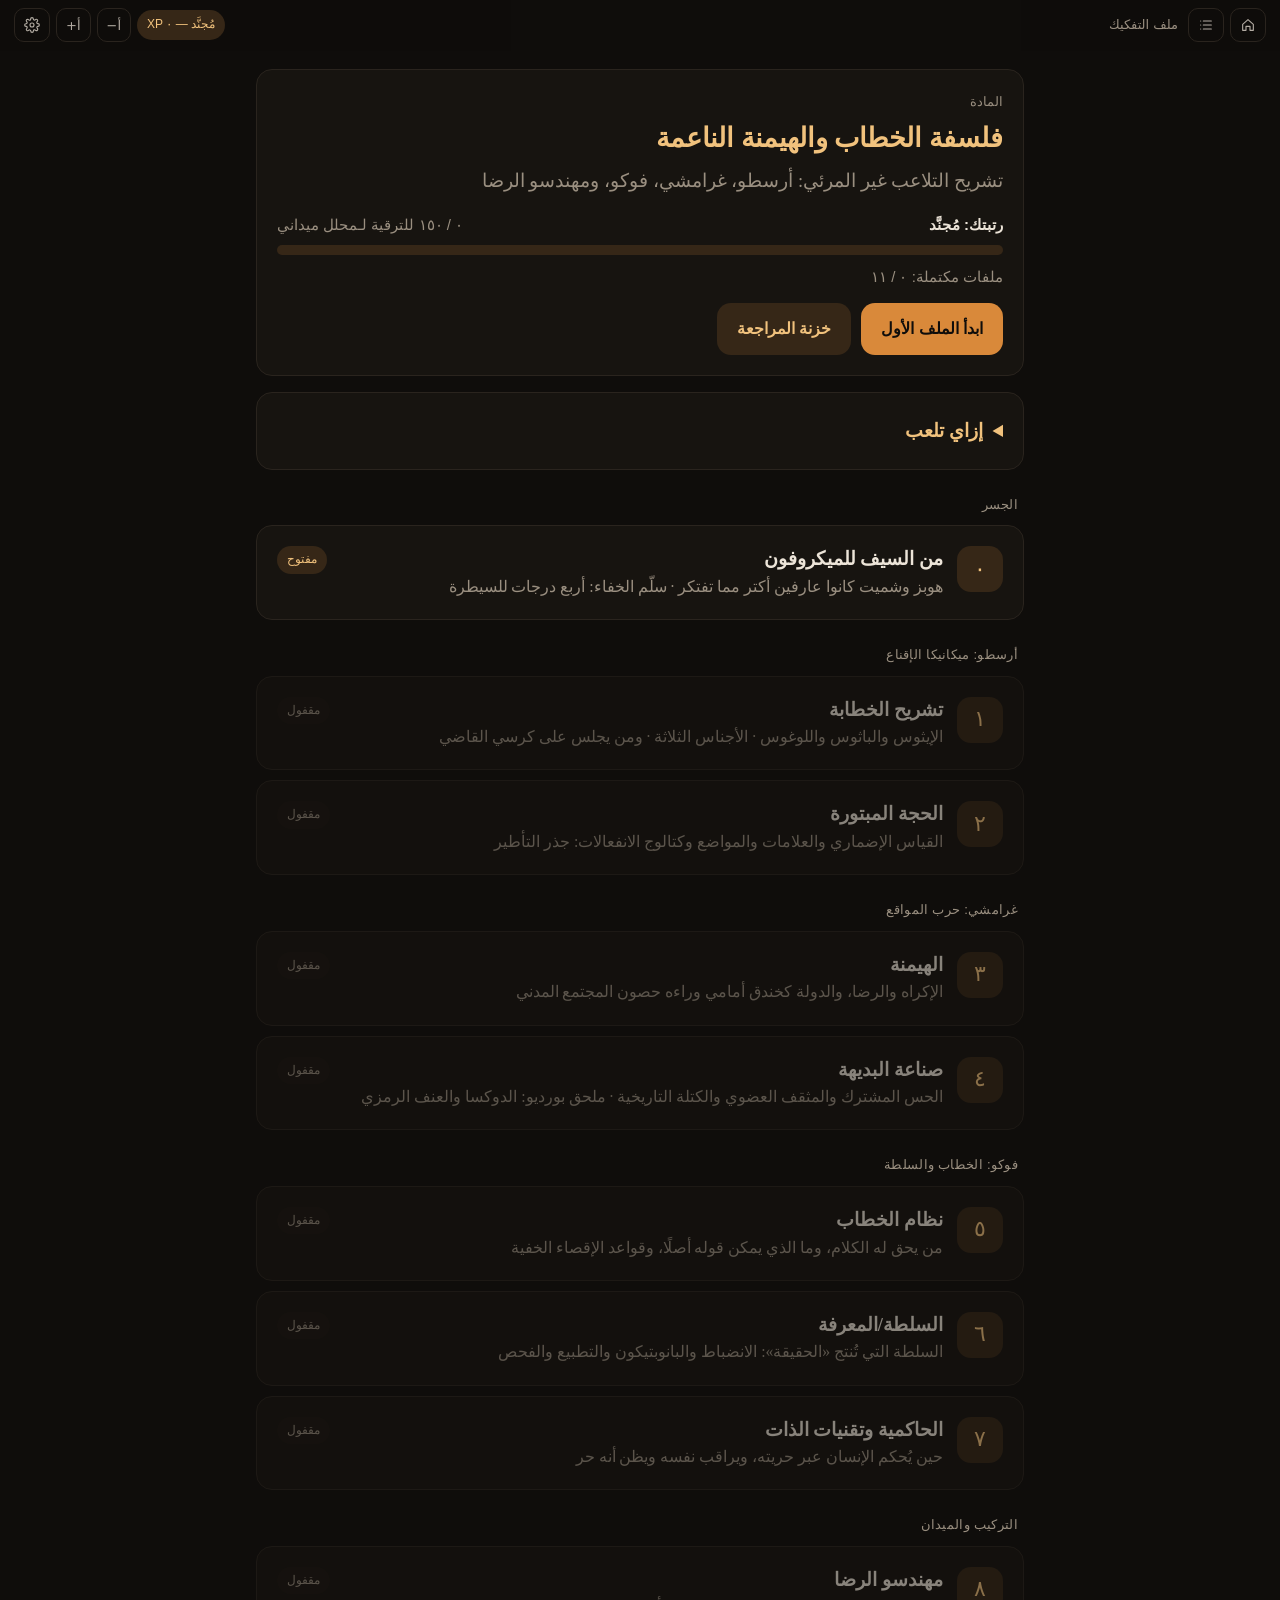
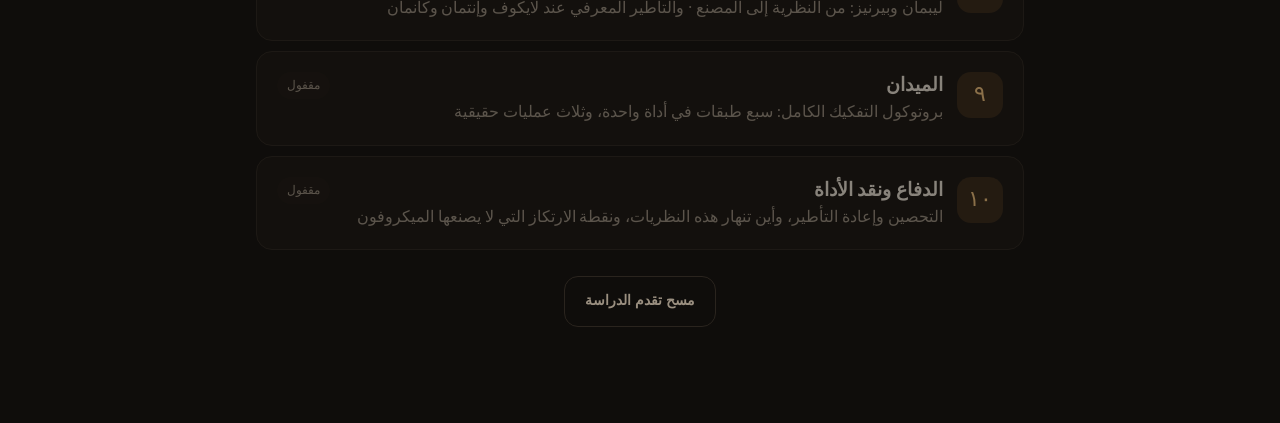
<file: study/tafkik/index.html>
<!DOCTYPE html>
<html lang="ar" dir="rtl" data-page="study" class="site">
<head>
<meta charset="utf-8">
<meta name="viewport" content="width=device-width, initial-scale=1, viewport-fit=cover">
<meta name="theme-color" content="#0f0d0b">
<meta name="robots" content="noindex, nofollow">
<link rel="manifest" href="../../manifest.webmanifest">
<link rel="icon" href="../../icon-192.png">
<link rel="apple-touch-icon" href="../../apple-touch-icon.png">
<title>ملف التفكيك — مَاهِر</title>
<script>(function(){try{var u=JSON.parse(localStorage.getItem('maher:ui')||'{}')||{};if(u.style&&u.style!=='copper')document.documentElement.setAttribute('data-style',u.style);}catch(e){}})();</script>
<link rel="stylesheet" href="../../assets/maher.css">
<style>
:root{
  --font-naskh:"Noto Naskh Arabic","Amiri","Scheherazade New","Traditional Arabic","Times New Roman",serif;
  --font-sans:"Noto Sans Arabic","Noto Kufi Arabic","Segoe UI","Tahoma",sans-serif;
  --fs:19px; --lh:1.95; --w:760px; --radius:18px;
}
[data-theme="cream"]{--bg:#f5efe3;--paper:#fbf7ee;--ink:#3e372f;--muted:#887d6f;--line:#e7ddcc;--accent:#a8744a;--accent-ink:#8a5d39;--accent-soft:#f0e2d1;--sage:#61806b;--sage-soft:#e2ebe0;--rose:#ad6258;--rose-soft:#f4e2dd;--field:#f2ead9;--shadow:0 6px 24px rgba(120,90,50,.08)}
[data-theme="sand"]{--bg:#ede4d3;--paper:#f6efe1;--ink:#40382d;--muted:#857866;--line:#dfd2bb;--accent:#9c7a4c;--accent-ink:#7e6036;--accent-soft:#e9dcc3;--sage:#647f62;--sage-soft:#dfe6d6;--rose:#a6614f;--rose-soft:#efdcd2;--field:#ece1cb;--shadow:0 6px 24px rgba(110,85,45,.09)}
[data-theme="sepia"]{--bg:#e9dec8;--paper:#f3e9d5;--ink:#4b3c2b;--muted:#88765f;--line:#dccdb1;--accent:#94613f;--accent-ink:#7a4d2f;--accent-soft:#ead7bf;--sage:#5f7a5f;--sage-soft:#dce3cf;--rose:#9e5446;--rose-soft:#ecd4c8;--field:#e8dbc2;--shadow:0 6px 24px rgba(100,70,40,.10)}
[data-theme="night"]{--bg:#1f1d1a;--paper:#282521;--ink:#e2d9ca;--muted:#a39886;--line:#3a352e;--accent:#cf9f77;--accent-ink:#e0b892;--accent-soft:#3a3027;--sage:#9ab49f;--sage-soft:#2c352f;--rose:#d39289;--rose-soft:#3e2c29;--field:#2f2a24;--shadow:0 6px 24px rgba(0,0,0,.25)}

*{box-sizing:border-box}
html{-webkit-text-size-adjust:100%}
body{margin:0;background:var(--bg);color:var(--ink);font-family:var(--font-body);font-size:var(--fs);line-height:var(--lh);transition:background .3s,color .3s}
body[data-font="naskh"]{--font-body:var(--font-naskh)}
body[data-font="sans"]{--font-body:var(--font-sans)}
button,input,textarea,select{font:inherit;color:inherit}
a{color:var(--accent-ink)}
.ui{font-family:var(--font-sans);font-size:15px;line-height:1.6}

/* top bar */
.topbar{position:sticky;top:0;z-index:20;background:color-mix(in srgb,var(--bg) 88%,transparent);backdrop-filter:blur(10px);-webkit-backdrop-filter:blur(10px);border-bottom:1px solid var(--line)}
.topbar .in{max-width:calc(var(--w) + 40px);margin:auto;display:flex;align-items:center;gap:10px;padding:10px 16px}
.brand{font-family:var(--font-naskh);font-weight:700;font-size:20px;color:var(--accent-ink);text-decoration:none;flex:1;white-space:nowrap;overflow:hidden;text-overflow:ellipsis}
.chip{display:inline-flex;align-items:center;gap:6px;padding:4px 12px;border-radius:999px;background:var(--accent-soft);color:var(--accent-ink);font-family:var(--font-sans);font-size:13.5px;white-space:nowrap}
.iconbtn{border:1px solid var(--line);background:var(--paper);border-radius:12px;width:40px;height:40px;display:grid;place-items:center;cursor:pointer;color:var(--muted)}
.iconbtn svg{width:20px;height:20px}

main{max-width:calc(var(--w) + 40px);margin:auto;padding:18px 16px 90px}

/* cards */
.card{background:var(--paper);border:1px solid var(--line);border-radius:var(--radius);box-shadow:var(--shadow);padding:20px 20px;margin:0 0 16px}
.hero h1{font-size:1.45em;line-height:1.5;margin:0 0 4px;color:var(--accent-ink)}
.hero .sub{color:var(--muted);margin:0 0 14px}
.bar{height:10px;background:var(--accent-soft);border-radius:999px;overflow:hidden}
.bar>i{display:block;height:100%;background:linear-gradient(90deg,var(--accent),var(--sage));border-radius:999px;transition:width .6s}
.row{display:flex;gap:10px;flex-wrap:wrap;align-items:center}
.spacer{flex:1}
.muted{color:var(--muted)}
.small{font-size:.86em}

.btn{border:0;border-radius:14px;padding:11px 20px;background:var(--accent);color:#fffaf2;cursor:pointer;font-family:var(--font-sans);font-size:15.5px;font-weight:600;transition:transform .15s,opacity .2s}
[data-theme="night"] .btn{color:#221d18}
.btn:active{transform:scale(.97)}
.btn.ghost{background:transparent;color:var(--accent-ink);border:1px solid var(--line)}
.btn.soft{background:var(--accent-soft);color:var(--accent-ink)}
.btn.sage{background:var(--sage);}
.btn[disabled]{opacity:.45;cursor:not-allowed}
.btn.block{width:100%}

/* campaign map */
.part{font-family:var(--font-sans);font-size:13px;color:var(--muted);margin:22px 6px 8px;letter-spacing:.3px}
.node{display:flex;gap:14px;align-items:flex-start;text-decoration:none;color:inherit}
.node .num{flex:0 0 46px;height:46px;border-radius:14px;display:grid;place-items:center;font-family:var(--font-sans);font-weight:700;background:var(--accent-soft);color:var(--accent-ink)}
.node.done .num{background:var(--sage-soft);color:var(--sage)}
.node.locked{opacity:.55}
.node .t{font-weight:700;line-height:1.5}
.node .s{color:var(--muted);font-size:.85em;line-height:1.6}
.badge{font-family:var(--font-sans);font-size:12px;padding:2px 10px;border-radius:999px;background:var(--field);color:var(--muted);white-space:nowrap}
.badge.ok{background:var(--sage-soft);color:var(--sage)}
.badge.go{background:var(--accent-soft);color:var(--accent-ink)}

/* stepper */
.steps{display:flex;gap:6px;overflow-x:auto;padding:4px 2px 10px;margin:0 -4px 8px;scrollbar-width:none}
.steps::-webkit-scrollbar{display:none}
.steps button{flex:0 0 auto;border:1px solid var(--line);background:var(--paper);border-radius:999px;padding:6px 14px;font-family:var(--font-sans);font-size:13.5px;color:var(--muted);cursor:pointer}
.steps button.on{background:var(--accent);border-color:var(--accent);color:#fffaf2}
[data-theme="night"] .steps button.on{color:#221d18}
.steps button.reached{color:var(--ink)}
.steps button[disabled]{opacity:.4;cursor:not-allowed}
.filehead{margin:4px 4px 12px}
.filehead .k{font-family:var(--font-sans);font-size:13px;color:var(--muted)}
.filehead h1{margin:2px 0 0;font-size:1.35em;line-height:1.5;color:var(--accent-ink)}

/* reading */
.read h2{font-size:1.22em;line-height:1.55;margin:6px 0 10px;color:var(--accent-ink)}
.read h3{font-size:1.06em;margin:18px 0 6px}
.read p{margin:0 0 14px}
.read ul,.read ol{margin:0 0 14px;padding-inline-start:26px}
.read li{margin-bottom:6px}
.read strong{color:var(--accent-ink);font-weight:700}
.read em{font-style:normal;background:linear-gradient(transparent 62%,var(--accent-soft) 62%)}
.field{background:var(--field);border-radius:14px;padding:14px 16px;margin:16px 0 4px;border-inline-start:4px solid var(--accent);font-family:var(--font-sans);font-size:.92em;line-height:1.85}
.field::before{content:"من الميدان";display:block;font-weight:700;color:var(--accent-ink);font-size:13px;margin-bottom:4px}
.key{background:var(--sage-soft);border-radius:14px;padding:12px 16px;margin:14px 0 0;font-size:.95em}
.key::before{content:"الخلاصة";display:block;font-family:var(--font-sans);font-weight:700;color:var(--sage);font-size:13px;margin-bottom:2px}
.toc{font-family:var(--font-sans);font-size:14.5px}
.toc a{display:block;padding:6px 0;text-decoration:none;color:var(--ink);border-bottom:1px dashed var(--line)}
.toc a:last-child{border:0}
blockquote.q{margin:0 0 14px;padding:16px 18px;background:var(--paper);border:1px solid var(--line);border-radius:16px;position:relative}
blockquote.q p{margin:0 0 8px;font-size:1.06em}
blockquote.q cite{font-style:normal;font-family:var(--font-sans);font-size:13px;color:var(--muted)}
blockquote.q .why{font-family:var(--font-sans);font-size:14px;color:var(--ink);margin-top:8px;padding-top:8px;border-top:1px dashed var(--line)}
table.t{width:100%;border-collapse:collapse;font-family:var(--font-sans);font-size:14px;margin:6px 0 16px}
table.t th,table.t td{border:1px solid var(--line);padding:8px 8px;text-align:start;vertical-align:top}
table.t th{background:var(--accent-soft);color:var(--accent-ink)}
.tablewrap{overflow-x:auto}
.ladder{display:grid;gap:8px;margin:8px 0 16px}
.ladder div{border-radius:14px;padding:10px 14px;font-family:var(--font-sans);font-size:14.5px;line-height:1.7}
.ladder b{display:block;font-size:15px}

/* questions */
.qcard .qt{font-weight:700;margin:0 0 12px;line-height:1.8}
.qtag{font-family:var(--font-sans);font-size:12.5px;color:var(--muted);margin-bottom:4px}
.opts{display:grid;gap:8px}
.opt{text-align:start;border:1px solid var(--line);background:var(--bg);border-radius:14px;padding:11px 14px;cursor:pointer;font-family:var(--font-body);font-size:.96em;line-height:1.75;transition:background .2s,border-color .2s}
.opt:hover{border-color:var(--accent)}
.opt.right{background:var(--sage-soft);border-color:var(--sage)}
.opt.wrong{background:var(--rose-soft);border-color:var(--rose);opacity:.85}
.opt[disabled]{cursor:default}
.feedback{margin-top:12px;border-radius:14px;padding:12px 14px;font-family:var(--font-sans);font-size:14.5px;line-height:1.85}
.feedback.ok{background:var(--sage-soft)}
.feedback.no{background:var(--rose-soft)}
.hints{margin-top:10px}
.hint{background:var(--field);border-radius:12px;padding:9px 12px;margin-top:6px;font-family:var(--font-sans);font-size:14px}
.cls-item{border:1px solid var(--line);border-radius:14px;padding:10px 12px;margin-bottom:8px;background:var(--bg)}
.cls-item .it{margin-bottom:8px;line-height:1.75}
.cls-item.right{border-color:var(--sage);background:var(--sage-soft)}
.cls-item.wrong{border-color:var(--rose);background:var(--rose-soft)}
.cats{display:flex;flex-wrap:wrap;gap:6px}
.cats button{border:1px solid var(--line);background:var(--paper);border-radius:999px;padding:4px 12px;font-family:var(--font-sans);font-size:13.5px;cursor:pointer}
.cats button.sel{background:var(--accent);border-color:var(--accent);color:#fffaf2}
[data-theme="night"] .cats button.sel{color:#221d18}
.cls-item .fix{font-family:var(--font-sans);font-size:13px;margin-top:6px;color:var(--muted)}
.order-pool,.order-ans{display:grid;gap:6px;margin-bottom:10px}
.order-ans{min-height:40px;border:1px dashed var(--line);border-radius:14px;padding:8px}
.order-pool button,.order-ans div{text-align:start;border:1px solid var(--line);background:var(--bg);border-radius:12px;padding:8px 12px;font-family:var(--font-sans);font-size:14.5px;cursor:pointer}
.order-ans div{background:var(--accent-soft);cursor:default}
.order-ans div.right{background:var(--sage-soft)}
.order-ans div.wrong{background:var(--rose-soft)}
textarea{width:100%;min-height:170px;border:1px solid var(--line);border-radius:14px;background:var(--bg);padding:12px 14px;line-height:1.9;resize:vertical}
textarea:focus{outline:2px solid var(--accent-soft);border-color:var(--accent)}
.check{display:flex;gap:10px;align-items:flex-start;padding:9px 4px;border-bottom:1px dashed var(--line);font-family:var(--font-sans);font-size:14.5px;line-height:1.8;cursor:pointer}
.check input{margin-top:6px;width:18px;height:18px;accent-color:var(--sage)}
.casebox{background:var(--field);border-radius:16px;padding:16px 18px;margin:0 0 14px;line-height:2}
.wstep{border-inline-start:3px solid var(--accent);padding:2px 14px 2px 0;margin:0 0 14px}
.wstep h3{margin:0 0 4px;font-size:1em;color:var(--accent-ink)}
.done-mark{font-family:var(--font-sans);font-size:13px;color:var(--sage);margin-top:8px}

/* boss */
.bosshead{text-align:center}
.bosshead .big{font-size:2.4em;font-family:var(--font-sans);font-weight:800;color:var(--accent-ink)}
.prog{font-family:var(--font-sans);font-size:13px;color:var(--muted);margin-bottom:8px}

/* settings sheet */
.sheet{position:fixed;inset:0;z-index:50;display:flex;align-items:flex-end;justify-content:center;background:rgba(30,24,18,.32)}
.sheet.hidden{display:none}
.sheet .panel{background:var(--paper);width:100%;max-width:560px;border-radius:22px 22px 0 0;padding:18px 20px 28px;max-height:88vh;overflow:auto;font-family:var(--font-sans);font-size:15px}
.sheet h3{margin:0 0 12px;font-size:17px}
.sheet label{display:block;margin:14px 0 6px;color:var(--muted);font-size:13.5px}
.seg{display:flex;flex-wrap:wrap;gap:6px}
.seg button{border:1px solid var(--line);background:var(--bg);border-radius:12px;padding:7px 14px;cursor:pointer}
.seg button.on{border-color:var(--accent);background:var(--accent-soft);color:var(--accent-ink);font-weight:700}
input[type=range]{width:100%;accent-color:var(--accent)}

#toast{position:fixed;bottom:22px;left:50%;transform:translateX(-50%);z-index:60;display:grid;gap:8px;justify-items:center;pointer-events:none}
#toast div{background:var(--ink);color:var(--bg);padding:8px 18px;border-radius:999px;font-family:var(--font-sans);font-size:14px;box-shadow:var(--shadow);animation:pop .3s ease}
#toast div.big{background:var(--accent);color:#fffaf2;font-weight:700;padding:10px 22px}
@keyframes pop{from{opacity:0;transform:translateY(8px)}to{opacity:1;transform:none}}
details.how summary{cursor:pointer;font-family:var(--font-sans);font-weight:700;color:var(--accent-ink)}
details.how ul{font-family:var(--font-sans);font-size:14.5px;line-height:1.9;padding-inline-start:22px}
.navrow{display:flex;gap:10px;justify-content:space-between;margin-top:6px}
@media (max-width:520px){.card{padding:16px 15px}main{padding:14px 10px 90px}}

/* why-this-option-is-wrong note, under the chosen option */
.optwhy{font-family:var(--font-sans);font-size:14px;line-height:1.8;color:var(--ink);background:var(--rose-soft);border-inline-start:3px solid var(--rose);border-radius:10px;padding:7px 12px;margin:-2px 4px 4px}
/* order: picked items can be tapped back */
.order-ans div.pk{cursor:pointer}
.order-ans div.empty{background:none;border:0;cursor:default}
/* free-text: three-level grading per point */
.check{display:block;cursor:default}
.check .pt{display:block;margin-bottom:7px}
.g3{display:flex;gap:6px;flex-wrap:wrap}
.g3 button{border:1px solid var(--line);background:var(--bg);border-radius:999px;padding:4px 13px;font-family:var(--font-sans);font-size:13px;cursor:pointer;color:var(--muted);transition:background .2s,border-color .2s}
.g3 button.on.lv1{background:var(--sage-soft);border-color:var(--sage);color:var(--sage);font-weight:700}
.g3 button.on.lv05{background:var(--accent-soft);border-color:var(--accent);color:var(--accent-ink);font-weight:700}
.g3 button.on.lv0{background:var(--rose-soft);border-color:var(--rose);color:var(--rose);font-weight:700}
.askclaude{margin-top:14px;padding:12px 14px;border:1px dashed var(--line);border-radius:14px}
.askclaude .btn{text-decoration:none;display:inline-block}
/* boss: mistakes review */
details.mistakes summary{cursor:pointer;font-family:var(--font-sans);font-weight:700;color:var(--accent-ink)}
.mk{border-top:1px dashed var(--line);padding:12px 0 4px;font-family:var(--font-sans);font-size:14.5px;line-height:1.85}
.mk:first-of-type{margin-top:10px}
.mk .mq{font-weight:700;margin-bottom:6px}
.mk .mine,.mk .right{margin:4px 0}
.mk .right{color:var(--sage)}
.mk .optwhy{margin:4px 0}
article.card,.cls-item{scroll-margin-top:76px}
/* reading progress (follows the site's «شريط التقدم» setting) */
#rbar{position:fixed;top:0;right:0;height:2px;width:0;background:var(--acc,var(--accent));z-index:50;pointer-events:none}
html.nobar #rbar{display:none}

/* ---- مَاهِر integration: map the course palette onto the site theme ---- */
html.site{--paper:var(--card);--muted:var(--mute);--accent:var(--acc);--accent-ink:var(--acc2);
 --accent-soft:color-mix(in srgb,var(--acc) 16%,var(--card));--sage:var(--eglbl);--sage-soft:var(--egbg);
 --rose:var(--brklbl);--rose-soft:var(--brkbg);--field:var(--opbg);--shadow:none;--font-body:var(--font);--w:var(--mw);--radius:16px}
html.site body{font-family:var(--font);font-size:var(--fs);line-height:var(--lh)}
html.site .btn,html.site .steps button.on,html.site .cats button.sel{color:var(--onacc)}
html.site .btn.ghost{color:var(--acc2)}
html.site .btn.soft{color:var(--acc2)}
html.site .card{border-color:var(--line)}
html.site .opt,html.site .cls-item,html.site textarea,html.site .order-pool button{background:var(--bg)}
html.site .field{border-inline-start-color:var(--acc)}
html.site .hero h1,html.site .filehead h1,html.site .read h2{font-family:var(--hfont)}
html.site .tb .chip{font-size:12px;padding:3px 10px;max-width:42vw;overflow:hidden;text-overflow:ellipsis}
html.site .tb .t{flex:1}
html.site .node .num{font-family:var(--latin);font-size:22px;font-weight:500}
html.site .bar>i{background:var(--acc)}
html.site .ladder div{color:var(--ink)}
.node{transition:border-color .2s}
.node:active{border-color:var(--acc)}
@media (max-width:480px){html.site .tb .t{display:none}html.site .tb .chip{margin-inline-start:auto}}

</style>
</head>
<body>
<header class="tb"><a class="ib" href="../../" aria-label="المكتبة"><svg viewBox="0 0 24 24"><path d="M4 11l8-7 8 7v9h-5v-6h-6v6H4z"/></svg></a><a class="ib" href="#/" aria-label="خريطة الحملة"><svg viewBox="0 0 24 24"><path d="M8 6h12M8 12h12M8 18h12M4 6h.01M4 12h.01M4 18h.01"/></svg></a><span class="t">ملف التفكيك</span><span class="chip" id="rankchip"></span><button class="ib" type="button" data-fs="-1" aria-label="تصغير الخط"><b>أ−</b></button><button class="ib" type="button" data-fs="1" aria-label="تكبير الخط"><b>أ+</b></button><button class="ib" type="button" data-act="gear" aria-label="الإعدادات"><svg viewBox="0 0 24 24"><circle cx="12" cy="12" r="3"/><path d="M19.4 15a1.7 1.7 0 0 0 .3 1.8l.1.1a2 2 0 1 1-2.8 2.8l-.1-.1a1.7 1.7 0 0 0-1.8-.3 1.7 1.7 0 0 0-1 1.5V21a2 2 0 1 1-4 0v-.1a1.7 1.7 0 0 0-1.1-1.5 1.7 1.7 0 0 0-1.8.3l-.1.1a2 2 0 1 1-2.8-2.8l.1-.1a1.7 1.7 0 0 0 .3-1.8 1.7 1.7 0 0 0-1.5-1H3a2 2 0 1 1 0-4h.1a1.7 1.7 0 0 0 1.5-1.1 1.7 1.7 0 0 0-.3-1.8l-.1-.1a2 2 0 1 1 2.8-2.8l.1.1a1.7 1.7 0 0 0 1.8.3H9a1.7 1.7 0 0 0 1-1.5V3a2 2 0 1 1 4 0v.1a1.7 1.7 0 0 0 1 1.5 1.7 1.7 0 0 0 1.8-.3l.1-.1a2 2 0 1 1 2.8 2.8l-.1.1a1.7 1.7 0 0 0-.3 1.8V9a1.7 1.7 0 0 0 1.5 1H21a2 2 0 1 1 0 4h-.1a1.7 1.7 0 0 0-1.5 1z"/></svg></button></header>
<div id="rbar"></div>
<main id="app"></main>
<script src="../../assets/maher.js"></script>
<script>
const FILES = [];

/* =====================================================================
   الملف ٠ — من السيف للميكروفون
   ===================================================================== */
FILES.push({
id:0, ready:true, part:'الجسر', title:'من السيف للميكروفون',
sub:'هوبز وشميت كانوا عارفين أكتر مما تفتكر · سلّم الخفاء: أربع درجات للسيطرة',
brief:`<h2>المهمة</h2>
<p>قرأت هوبز وشميت، وعرفت منهما أن القوة تُحسم عند لحظة القرار وأن السيف هو الضامن الأخير لكل عهد. هذا صحيح، لكنه نصف الصورة. النصف الآخر أن <strong>أغلب معارك السيطرة الحديثة تُحسم قبل أن تُرفع اليد</strong>: في الكلمة التي اختيرت لوصف الواقعة، وفي السؤال الذي لم يُطرح، وفي «البديهي» الذي لا يخطر لأحد أن يناقشه.</p>
<p>هذا الملف جسر. ستكتشف فيه أن هوبز وشميت نفسيهما لمسا هذه الطبقة الخفية، ثم ستبني الأداة التي سترافقك في المنهج كله: <strong>سلّم الخفاء</strong>. هو أربع درجات للسيطرة، وكل درجة أقل ظهورًا وأقل استثارةً للمقاومة من التي قبلها.</p>
<p>القاعدة الحاكمة لهذا المنهج كله: <em>نقرأ غرامشي وفوكو قراءة ضابط يفكك سلاح خصمه، لا قراءة مُريد يعتنق عقيدته.</em> نسأل عن الآلية: كيف يعمل السلاح؟ أين أصابني؟ وكيف أصده؟</p>`,
objectives:[
 'تشرح لماذا جعل هوبز «الحكم على المذاهب» من حقوق السيادة، وما علاقته بالسيطرة على الأفعال',
 'تكشف «الاسم غير الثابت الدلالة» في أي جملة، وتسأل: لو سمّينا الفعل باسم آخر، هل يتغير الحكم؟',
 'تفهم معنى أن كل مفهوم سياسي «سجالي» عند شميت، وتكشف الكلمات التي يستحيل أن تقف ضدها',
 'تصنّف أي محاولة سيطرة على درجة من درجات سلّم الخفاء الأربع',
 'تميّز أبعاد السلطة الثلاثة عند ستيفن لوكس'
],
predict:{
 q:'حكومتان تريد كل منهما أن تُبعد الناس عن فكرة معينة. الأولى تمنع الكتب التي تتحدث عنها بالقوة. الثانية لا تمنع شيئًا، لكنها تجعل الفكرة تبدو في الإعلام والمدارس والنكت اليومية <b>ساذجة ومضحكة وغير جديرة بالنقاش</b>. أيهما أرسخ في السيطرة على المدى الطويل؟',
 options:["الأولى، لأن المنع بالقوة يقطع وصول الفكرة إلى الناس تمامًا","الثانية، لأن الناس لا يشعرون أن هناك شيئًا يقاومونه","الأولى، لأن السخرية تنتشر ثم تُنسى، أما المنع فيبقى أثره","متساويتان، فكلتاهما تُبعد الناس عن الفكرة بالقدر نفسه"],
  whys:["المنع يقطع الوصول مؤقتًا، لكنه يصنع ثمرة محرّمة وشهداء، ويعلن أن الفكرة خطيرة، أي مهمة.","","العكس: السخرية المتكررة تتحول إلى بديهة لا تُنسى، أما المنع فيستفز ويذكّر بالفكرة كل يوم.","النتيجة القريبة متشابهة، لكن المنع أعلى تكلفة وأكثر استثارة للمقاومة، فعمره أقصر."],
 answer:1,
 reveal:'المنع يصنع هدفًا مرئيًا: الكتاب الممنوع يصبح ثمرة محرّمة، وناشره يصبح شهيدًا، والمنع نفسه دليل على أن الفكرة خطيرة، أي مهمة. أما السخرية فتسحب <b>الدافع</b> للبحث من الأساس. لا أحد يقاوم ما لا يشعر أنه مفروض عليه. هذا السؤال يلخّص المنهج كله: كلما نزلت السيطرة تحت مستوى الوعي، قلّت تكلفتها وطال عمرها.'
},
lesson:[
{h:'حتى صاحب السيف لم يثق بالسيف وحده',
body:`<p>«اللفياثان» أشهر دفاع في تاريخ الفكر السياسي عن السلطة المطلقة. هوبز هو القائل إن العهود بلا سيف ليست إلا كلمات (الفصل ١٧). فمن يقرأه بسرعة يظن أن نظريته كلها قائمة على الإكراه: الناس يطيعون لأنهم يخافون.</p>
<p>لكن الفصل الثامن عشر فيه مفاجأة. حين يعدّد هوبز الحقوق التي لا تنفصل عن السيادة، يضع بينها حقًّا لا علاقة له بالسيف مباشرة: أن يكون صاحب السيادة <strong>قاضيًا في الآراء والمذاهب</strong>. هو الذي يحكم أيّها يعادي السلام وأيّها يخدمه، ويقرر من يُسمح له بمخاطبة الجموع، وأي الكتب تُفحص قبل أن تُنشر. ويذكر هوبز العلة بوضوح: <em>أفعال الناس تصدر عن آرائهم، وحسن تدبير الآراء هو حسن تدبير أفعالهم</em>.</p>
<p>ثم يعود في الفصل الثلاثين، حين يتكلم عن واجبات صاحب السيادة، ليقول إن أسس حقوق السيادة يجب أن تُعلَّم للناس بعناية وصدق. السبب عنده أنها لا يمكن أن تُحفظ بأي قانون مدني، ولا برهبة العقوبة وحدها. وفي كتابه عن الحرب الأهلية الإنجليزية (بهيموث) يتهم الجامعات بأنها كانت لإنجلترا بمنزلة حصان طروادة الخشبي: من داخلها خرجت الآراء التي أشعلت التمرد.</p>
<p>هوبز لم يكتشف مفهوم «الهيمنة» بالمعنى الذي سنراه عند غرامشي، لكنه وضع يده على الحقيقة التي ستقوم عليها: <strong>الجهاز القمعي مكلف وهش ما لم يسنده اعتقادُ الناس أن الطاعة صواب</strong>. السيف يحرس الباب، لكن الرأي هو الذي يفتحه أو يغلقه من الداخل.</p>`,
field:`خد بالك من المفارقة دي: أكتر فيلسوف في التاريخ اتعرف إنه بتاع السيف، صرف صفحات على الجامعات والمنابر والكتب. يعني حتى هو كان فاهم إن العصاية لوحدها غالية ومش مضمونة. الضابط اللي محتاج يضرب كل يوم علشان الناس تقف في الطابور ده ضابط فاشل. الناجح هو اللي الناس بتقف في الطابور من غير ما يبص لهم أصلًا.`,
key:'عند هوبز نفسه: الأفعال تصدر عن الآراء، فمن يدير الآراء يدير الأفعال. السيف ضروري لكنه غير كافٍ.'},

{h:'الكلمة تحمل الحكم قبل الحجة',
body:`<p>في الفصل الرابع من «اللفياثان»، وهو فصل الكلام، يحذّر هوبز من صنف من الأسماء يسميه الأسماء «غير الثابتة الدلالة». هذه أسماء الأشياء التي تثير فينا ميلًا أو نفورًا. هي لا تصف الشيء فقط، بل تحمل معه <strong>طبيعة المتكلم وأهواءه</strong>. يضرب أمثلة: ما يسميه واحد حكمة يسميه آخر خوفًا، وما يسميه واحد قسوة يسميه آخر عدلًا، وما يراه هذا تبذيرًا يراه ذاك كرمًا.</p>
<p>الفكرة أخطر مما تبدو. حين يختلف اثنان على «الوقائع» يمكن فحص الوقائع. لكن حين يختار أحدهما <em>الاسم</em> الذي يوصف به الفعل، يكون قد حسم نصف الحكم قبل أن يبدأ النقاش. السامع لا يرى أمامه حجة يمكنه ردها، بل يرى «وصفًا»، والوصف لا يثير الحذر لأنه لا يبدو رأيًا.</p>
<p>جرّب: «حزم» أم «تسلّط»؟ «مرونة» أم «تفريط»؟ «ترشيد» أم «تقشف»؟ «إعادة هيكلة» أم «فصل موظفين»؟ في كل زوج الفعل واحد والواقعة واحدة، لكن كل اسم يجرّ وراءه حكمًا أخلاقيًا مختلفًا، ونتيجة مختلفة.</p>
<p>ولهوبز في الفصل نفسه عبارة تصلح شعارًا لهذا المنهج: <em>الكلمات فِيَش العقلاء، يحسبون بها؛ لكنها نقود الحمقى</em>. العاقل يعامل الكلمة كما يعامل اللاعبُ الفيشة: علامة تمثل قيمة وليست هي القيمة، فيسأل دائمًا عمّا تمثّله. أما الأحمق فيأخذ الكلمة على أنها الشيء نفسه، فيدفع بها ويقبضها كأنها ذهب.</p>`,
field:`في الشغل: لما مديرك يقول على زميل بيعترض إنه «سلبي»، هو ما ناقشش الاعتراض، هو سمّاه. وبعد ما الاسم يلزق، كل كلمة الزميل يقولها بعد كده هتتقري من خلاله. السؤال اللي هتسأله من النهارده: <b>لو سمّيت نفس الفعل باسم تاني، الحكم هيتغير؟</b> لو آه، يبقى فيه حد بيحسب بالفِيَش وعاوزك انت تدفع بالفلوس.`,
key:'من يختار الاسم يختار نصف النتيجة. اختبار هوبز: بدّل الاسم وانظر هل ينقلب الحكم.'},

{h:'شميت: كل مفهوم سياسي له عدو',
body:`<p>في «مفهوم السياسي» يضع كارل شميت قاعدة تكمل ما بدأه هوبز. يقول إن كل المفاهيم والصور والمصطلحات السياسية ذات معنى <strong>سجالي</strong>، أي أنها صُنعت لمعركة محددة. كلمات مثل الدولة والجمهورية والمجتمع والطبقة والسيادة والحياد تبقى غير مفهومة ما لم تعرف <em>مَن المقصود بها</em>: من تريد أن تضرب، ومن تريد أن تنفي أو تُقصي.</p>
<p>ويستعير شميت من برودون عبارة لاذعة: من يقول «الإنسانية» يريد أن يخدع. ومقصده أن الدولة التي تحارب عدوها باسم الإنسانية لا تخوض حربًا إنسانية. هي تستولي على مفهوم كوني لتحرم خصمها منه، فيصبح الخصم «ضد الإنسانية»، أي خارجها، وعندها يُباح فيه كل شيء.</p>
<p>الدرس العملي: أخطر الكلمات ليست الشتائم، بل <strong>الكلمات التي يستحيل أن تقف ضدها</strong>: الإنسانية، العقل، التقدم، المهنية، الاستقرار، المصلحة العامة، العلم. من يحتكر واحدة منها لا يحتاج أن يهزم خصمه في النقاش. يكفيه أن يضعه خارج المعقول، فيصير الخصم «ضد الاستقرار» بدل أن يكون صاحب رأي آخر في معنى الاستقرار.</p>
<p>لكن انتبه لحدود شميت. هو ما زال يرى الصراع <em>مكشوفًا</em>: هناك صديق وعدو، ولحظة قرار، ومن يقرر. الخطوة التي سيخطوها غرامشي وفوكو أبعد: سيريانك صراعًا مدفونًا إلى درجة أن أطرافه أنفسهم لا يعرفون أنهم فيه.</p>`,
field:`جملة «إحنا هنا كلنا عيلة واحدة» في الشركات. مين يقدر يقف ضد العيلة؟ بس اسأل سؤال شميت: <b>الكلمة دي معمولة ضد مين؟</b> هتلاقيها بتحوّل المطالبة بأوفر تايم مدفوع لقلة أصل مع العيلة. العيلة مابتمضيش عقود، فالمفهوم ده عدوه الحقيقي هو فكرة إن علاقتك بالشركة عقد له شروط.`,
key:'اسأل عن كل مفهوم: ضد من صُنع؟ واحذر الكلمات التي لا يمكن معاداتها؛ فمن يحتكرها يُخرج خصمه من دائرة المعقول.'},

{h:'سلّم الخفاء: أربع درجات للسيطرة',
body:`<p>اجمع ما سبق في أداة واحدة. أي محاولة لتوجيه سلوك الناس تعمل على درجة من أربع، وكلما صعدت قلّ ظهورها:</p>
<div class="ladder">
<div style="background:var(--rose-soft)"><b>الدرجة ١ · السيف</b>إكراه مكشوف. تعرف أنك مُكرَه وتعرف من يُكرهك. تكلفته أعلى شيء، والمقاومة أعلى شيء، والهدف أوضح شيء.</div>
<div style="background:var(--accent-soft)"><b>الدرجة ٢ · الحجة</b>إقناع معلن (ملعب أرسطو). تعرف أن هناك من يحاول إقناعك، وتستطيع أن ترد. الملعب مكشوف، لكن قواعده قد تكون مغشوشة.</div>
<div style="background:var(--field)"><b>الدرجة ٣ · البديهة</b>الهيمنة (ملعب غرامشي). الفكرة لم تعد رأي أحد، بل صارت «الطبيعي» و«المعروف» و«اللي الناس كلها عارفاه». لا تشعر أن أحدًا يقنعك، لأن الإقناع حدث قبل أن تدخل المسألة.</div>
<div style="background:var(--sage-soft)"><b>الدرجة ٤ · حدود الكلام</b>الخطاب (ملعب فوكو). لا يُفرض عليك رأي. تُرسم حدود ما يُعتبر جادًا وعاقلًا و«علميًا» وقابلًا للقول. الرأي المخالف هنا لا يُهزم، بل يُعامل كضوضاء.</div>
</div>
<p>هذا السلّم يتقاطع مع واحد من أهم كتب القرن العشرين عن السلطة: «السلطة: رؤية راديكالية» لستيفن لوكس (١٩٧٤). يميز لوكس ثلاثة أبعاد للسلطة:</p>
<ul>
<li><strong>البعد الأول:</strong> من يكسب حين يتصارع الناس علنًا على قرار. هذه سلطة مرئية تُقاس بمن انتصر في التصويت أو الاجتماع.</li>
<li><strong>البعد الثاني:</strong> من يتحكم في <em>جدول الأعمال</em>، فيمنع قضايا بعينها من أن تُطرح أصلًا. لا صراع هنا لأن البند لم يُدرج.</li>
<li><strong>البعد الثالث:</strong> وهو الأخطر: من يشكّل <em>رغبات الناس وتصوراتهم</em> بحيث لا ينشأ الصراع أبدًا. أنجع سلطة، كما يقول لوكس، هي أن تجعل الناس يريدون ما يخدمك.</li>
</ul>
<p><strong>قانون السلّم:</strong> كلما صعدت درجة قلّت الرؤية، وقلّت المقاومة، وقلّت التكلفة، وطال العمر. لكن هناك قانون مكمّل لا يقل أهمية: <em>كل درجة عليا تستند إلى الدنيا عند الأزمة</em>. غرامشي نفسه سيعرّف الدولة بأنها هيمنة محمية بدرع الإكراه. الحداثة لم تُلغِ السيف، بل خبّأته وراء الميكروفون.</p>`,
field:`القاعدة العملية: الخصم الذكي مش هيكلمك في الدرجة الأولى إلا لما يفشل في التانية والتالتة. لو لقيت حد بيزعق ويهدد، ده غالبًا علامة إنه خسر الحرب على المعنى ونزل درجة. ولو لقيت كل اللي حواليك موافقين على حاجة ومحدش بيسأل عليها خالص، هنا بالظبط لازم تصحى. السكوت الجماعي مش دايمًا اتفاق؛ أحيانًا ده أنجح شكل للسيطرة.`,
key:'السيف ← الحجة ← البديهة ← حدود الكلام. كلما صعدت قلّت الرؤية والمقاومة وطال العمر، لكن السيف ينتظر تحت عند الأزمة.'},

{h:'لماذا هؤلاء الثلاثة؟ وبأي عين نقرأهم؟',
body:`<p>المنهج يتحرك من الذرّة إلى الغلاف الجوي:</p>
<ul>
<li><strong>أرسطو</strong> (الملفان ١ و٢): الذرّة، أي متكلم وكلام وسامع. ميكانيكا الإقناع وجهًا لوجه، وجذر التأطير في الحجة التي تخفي نصفها.</li>
<li><strong>غرامشي</strong> (الملفان ٣ و٤): كيف يتحول الإقناع إلى ثقافة، وكيف تحكم طبقةٌ برضا المحكومين لا بإكراههم وحده، ومن هم «الجنود» الذين يصنعون البديهة.</li>
<li><strong>فوكو</strong> (الملفات ٥ إلى ٧): كيف تتحول الثقافة إلى حدود للتفكير نفسه، وكيف تنتج السلطة «الحقيقة»، وكيف يصير الإنسان رقيبًا على نفسه.</li>
<li><strong>مهندسو الرضا</strong> (الملف ٨): ليبمان وبيرنيز، أي اللحظة التي تحولت فيها هذه الأفكار إلى صناعة لها مكاتب وميزانيات.</li>
<li><strong>الميدان والدفاع</strong> (الملفان ٩ و١٠): التطبيق الكامل، ثم نقد الأداة نفسها.</li>
</ul>
<p>وبأي عين نقرأ؟ غرامشي كان ماركسيًا أراد بناء «هيمنة مضادة» للطبقة العاملة. وفوكو كثيرًا ما رفض أن يقدم معيارًا أخلاقيًا يُحكم به، ويقرؤه كثيرون قراءة نسبية. لن نناقش صحة الماركسية ولا عدمية ما بعد الحداثة. سنأخذ منهما <strong>الآلية</strong>، كما يأخذ ضابط المخابرات دليل تشغيل سلاح العدو دون أن يغيّر ولاءه.</p>
<p>وأرسطو نفسه يعطينا المبرر. في الكتاب الأول من «الخطابة» يقول إنه ينبغي أن نقدر على الإقناع بالنقيضين، لا لكي نفعل الأمرين، فلا يجوز أن نقنع الناس بالباطل، بل لكي نرى بوضوح كيف هي الأمور، ولكي نقدر على الرد إن احتجّ غيرنا بغير إنصاف. هذا هو عقد هذا المنهج.</p>`,
field:`يعني إيه تقرا بعين ضابط؟ تسأل ٣ أسئلة بس: <b>السلاح ده بيشتغل إزاي؟ أنا اتضربت بيه فين قبل كده؟ وإزاي أصدّه؟</b> مش هتسأل «هل غرامشي عنده حق في الماركسية؟». ده سؤال تاني لوقت تاني، ولو دخلت فيه هنا هتلاقي نفسك بتناقش عقيدة الخصم بدل ما تفكك سلاحه.`,
key:'نأخذ الآلية لا العقيدة. مبررنا من أرسطو: نتعلم الحجة ونقيضها لنرى الحقيقة ونرد التلاعب، لا لنمارسه.'}
],
quotes:[
 {t:'العهود من دون السيف ليست إلا كلمات، ولا قوة فيها لتأمين إنسان على الإطلاق.', src:'هوبز، اللفياثان، الفصل ١٧', why:'نقطة البداية التي يعرفها الجميع عن هوبز. احفظها لتقارنها بالاقتباس التالي.'},
 {t:'أفعال الناس تصدر عن آرائهم، وفي حسن تدبير الآراء يكون حسن تدبير أفعال الناس.', src:'هوبز، اللفياثان، الفصل ١٨', why:'الرجل نفسه يقرّ بأن السيطرة على الأفعال تمر عبر السيطرة على الآراء. هنا تبدأ الهيمنة الناعمة.'},
 {t:'فهذا يسمّي حكمةً ما يسمّيه ذاك خوفًا، وهذا يسمّي قسوةً ما يسمّيه ذاك عدلًا.', src:'هوبز، اللفياثان، الفصل ٤', why:'أصل فكرة التأطير بالتسمية: الاسم يحمل حكم المتكلم قبل أي حجة.'},
 {t:'الكلمات فِيَش العقلاء، يحسبون بها؛ لكنها نقود الحمقى.', src:'هوبز، اللفياثان، الفصل ٤', why:'قاعدة الضابط: كل كلمة فيشة، فاسأل عمّا تمثّله قبل أن تقبضها.'},
 {t:'كل المفاهيم والصور والمصطلحات السياسية ذات معنى سجالي.', src:'شميت، مفهوم السياسي', why:'كل مصطلح صُنع لمعركة. لا تفهمه حتى تعرف من يستهدف.'},
 {t:'الدولة = المجتمع السياسي + المجتمع المدني، أي هيمنة محمية بدرع الإكراه.', src:'غرامشي، دفاتر السجن', why:'تمهيد للملف ٣: الرضا في الواجهة، والسيف في الخلف ينتظر.'}
],
worked:{
 title:'حالة محلولة: «إعادة الهيكلة»',
 case:`رسالة داخلية من إدارة شركة لموظفيها:<br><b>«في إطار خطة التحول ورفع الكفاءة، تقرر إعادة هيكلة إدارة خدمة العملاء بما يضمن رشاقة المؤسسة واستدامتها. ونحن على ثقة بأن فريقنا المحترف يتفهم متطلبات المرحلة.»</b><br>الواقعة الفعلية: الاستغناء عن ٤٠ موظفًا.`,
 steps:[
  {h:'ابحث عن الاسم البديل (هوبز، الفصل ٤)', body:'«إعادة هيكلة» بدل «فصل ٤٠ موظفًا»، و«رشاقة» بدل «تقليل العدد». الاسم الأول يصف حركة إدارية مجردة، والثاني يصف ناسًا يفقدون رزقهم. <em>الاسم المختار يمحو الضحايا من الجملة.</em> لا أحد يُفصل في هذه الرسالة؛ «الهيكل» هو الذي يتغير.'},
  {h:'ابحث عن المفهوم الذي لا يمكن معاداته (شميت)', body:'«الكفاءة»، «الاستدامة»، «التحول». من يعترض يبدو كأنه ضد الاستدامة نفسها. والسؤال الشميتي: <em>هذه المفاهيم مصنوعة ضد من؟</em> ضد كل من سيقول إن للموظفين حقًا في الاستقرار.'},
  {h:'ابحث عن الاعتراض الذي صار غير قابل للقول (الدرجة ٤)', body:'«لماذا لا تُخفض مكافآت الإدارة العليا بدلًا من الفصل؟» لم يمنع أحد هذا السؤال. لكنه في إطار «متطلبات المرحلة» يبدو ساذجًا وعاطفيًا وخارج الموضوع. لم يُهزم، بل صار ضوضاء.'},
  {h:'ابحث عن البديهة المسبقة (الدرجة ٣)', body:'الرسالة تفترض دون أن تقول أن الكفاءة تعني تقليل البشر، وأن «المرحلة» قوة طبيعية لها متطلبات، وليست قرارًا اتخذه أشخاص بأسمائهم. حين يبدو القرار كالطقس، لا يبقى أحد يُحاسَب عليه.'},
  {h:'ابحث عن مصيدة الهوية', body:'«فريقنا المحترف يتفهم». هنا تعريف مسبق: المحترف هو من يتفهم. إذن من يعترض ليس محترفًا. هذه ليست حجة، بل باب ضيق لا يمر منه إلا الموافقون.'},
  {h:'ابحث عن الدرع (الدرجة ١)', body:'خلف هذا الكلام كله سيف: القرار نُفّذ فعلًا. الخطاب لم يأتِ ليتخذ القرار، بل ليمنع أن يتحول القرار إلى <em>معركة</em>. هذا هو قانون السلّم: الدرجات العليا تستر الدنيا ولا تلغيها.'}
 ],
 verdict:'الرسالة لم تكذب في معلومة واحدة. كل التلاعب كان في الأسماء والأطر والبديهيات، وهذا بالضبط موضوع المنهج.'
},
yourturn:{
 title:'دورك: «تطوير تجربة العميل»',
 case:`إعلان داخلي في مركز اتصال:<br><b>«حرصًا على تطوير تجربة العميل وتقديم خدمة أسرع، تم اعتماد مؤشر أداء جديد: متوسط مدة المكالمة ٣ دقائق كحد أقصى. الموظف المتميز هو من يحل مشكلة العميل من أول مكالمة وفي أقصر وقت.»</b>`,
 prompt:'فكّك الإعلان بنفس خطوات الحالة المحلولة: الاسم، المفهوم الذي لا يُعادى، الاعتراض الذي صار ضوضاء، البديهة، مصيدة الهوية، والدرع.',
 points:[
  'حددت الاسم المختار («تطوير تجربة العميل») واقترحت وصفًا بديلًا للواقعة نفسها (مثل: خفض تكلفة الدقيقة، أو رفع الضغط على الموظف)',
  'لاحظت التناقض المدفون بين «من أول مكالمة» و«أقصر وقت»، وأن الإعلان حمّل الموظف وحده عبء التوفيق بينهما',
  'حددت المفهوم الذي لا يُعادى (العميل/التطوير)، وكيف يجعل الاعتراض يبدو اعتراضًا على مصلحة العميل',
  'كشفت إعادة تعريف «المتميز» كمصيدة هوية: من يأخذ وقتًا أطول يصبح أقل تميزًا بالتعريف',
  'صغت الاعتراض الذي صار صعب القول (مثل: المشكلات المعقدة تحتاج وقتًا، وتقصيرها يضر العميل نفسه ويزيد المكالمات المتكررة)',
  'حددت الدرع: التقييم والحوافز والجزاءات المربوطة بالمؤشر'
 ],
 model:`<p><b>الاسم:</b> «تطوير تجربة العميل» يصف ما هو في جوهره خفض لتكلفة التشغيل لكل مكالمة. لو كُتب الإعلان «تم تقليل الوقت المسموح لكل عميل» لانقلب الحكم فورًا.</p>
<p><b>التناقض المدفون:</b> «من أول مكالمة» و«في أقصر وقت» هدفان يتعارضان في الحالات الصعبة. الإعلان لا يحسم التعارض، بل يلقيه على الموظف ليحسمه وحده، ثم يحاسبه على النتيجة.</p>
<p><b>المفهوم الذي لا يُعادى:</b> العميل. من يعترض يبدو كأنه يدافع عن راحته على حساب العميل، مع أن الاعتراض في الحقيقة دفاع عن العميل صاحب المشكلة المعقدة.</p>
<p><b>مصيدة الهوية:</b> «المتميز» صار تعريفه رقمًا. الموظف الذي يأخذ ٦ دقائق ليحل مشكلة فعلًا يصبح «غير متميز» بقوة التعريف، لا بعد نقاش.</p>
<p><b>الضوضاء:</b> الحجة المهنية الحقيقية، أن تقصير المكالمة يرفع معدل المكالمات المتكررة، صارت تبدو تبريرًا للكسل.</p>
<p><b>الدرع:</b> المؤشر مربوط بالتقييم والحوافز. الخطاب يمهّد، والسيف ينفّذ.</p>`
},
challenges:[
 {type:'mcq', q:'لماذا جعل هوبز «الحكم على الآراء والمذاهب» من حقوق السيادة؟',
  options:["لأن الآراء المختلفة تفسد الحقيقة، والسيادة مسؤولة عن الحقيقة","لأن الأفعال تصدر عن الآراء، فمن يدبّر الآراء يدبّر الأفعال","لأن الكنيسة كانت تنازع الملك، فأراد أن ينتزع منها سلطة الوعظ","لأن السيف لا يُستعمل إلا بعد أن يأذن به الرأي العام"],
  whys:["المعيار عند هوبز ليس الحقيقة في ذاتها، بل السلام: أي الآراء تعادي السلام وأيها يخدمه.","","هذا صراع حقيقي في زمنه، لكنه ليس العلة التي ذكرها؛ علته عامة: الأفعال تصدر عن الآراء.","السيادة عند هوبز مطلقة ولا تنتظر إذن أحد. المسألة أن الطاعة المستقرة تمر عبر الآراء."],
  answer:1, hints:['ارجع للعلة التي ذكرها هوبز نفسه، لا لظروفه الشخصية.','العلة تربط بين شيئين: ما في رؤوس الناس وما تفعله أيديهم.','ما الذي يصدر عنه الفعل عند هوبز؟'],
  explain:'هذه علة هوبز في الفصل ١٨: الأفعال تصدر عن الآراء. ولذلك فإن تدبير الآراء جزء من صلب السيادة، لا ترف ثقافي.'},
 {type:'classify', q:'صنّف كل محاولة سيطرة على درجتها في سلّم الخفاء.',
  cats:['السيف','الحجة','البديهة','حدود الكلام'],
  items:[
   {t:'غرامة مالية على كل من يتأخر عن الدوام.', c:0},
   {t:'مدير يعرض أرقامًا في اجتماع ليثبت أن النظام الجديد أوفر.', c:1},
   {t:'«طبيعي الموظف الجديد يتبهدل، إحنا كلنا اتبهدلنا.»', c:2, why:'ظلم صار «طبيعيًا» ومتوارثًا، فلا أحد يراه قرارًا يمكن تغييره.'},
   {t:'وصف كل إضراب في كل النشرات بأنه «تعطيل لمصالح المواطنين»، حتى صار من يطالب بالحق في الإضراب يبدو غير جاد.', c:3, why:'الحد هنا على ما يمكن قوله بجدية، لا على رأي بعينه.'},
   {t:'إعلان يقول: «٩ من كل ١٠ أطباء يوصون بهذا المنتج».', c:1},
   {t:'شرطة تفض تجمعًا.', c:0}
  ],
  hints:['السؤال الحاسم لكل بند: هل يشعر المستهدف أن أحدًا يفرض عليه شيئًا؟','لو شعر وعرف من: سيف. لو عرف أن أحدًا يحاول إقناعه: حجة.','البديهة تحدد ما تصدّقه كأنه طبيعي، وحدود الكلام تحدد ما يمكن أن يقال بجدية أصلًا.']},
 {type:'mcq', q:'عند شميت، لن تفهم مصطلحًا مثل «الدولة المحايدة» إلا إذا عرفت:',
  options:["تعريفه الدقيق في الفقه الدستوري وتطوره","من يستهدفه المصطلح، ومن يريد أن يُقصيه","المدرسة الفلسفية التي ولّدته وتتبناه","هل يطابق الواقع أم هو شعار فارغ"],
  whys:["التعريف القانوني يصف المصطلح من الخارج؛ شميت يقول إن معناه في المعركة التي صُنع لها.","","معرفة المدرسة مفيدة، لكنها ليست شرط الفهم عند شميت؛ الشرط هو الخصم المقصود.","شميت لا يبدأ بسؤال الصدق، بل بسؤال الوظيفة: ضد من يعمل هذا المصطلح؟"],
  answer:1, hints:['تذكّر وصف شميت للمفاهيم السياسية: «سجالية».','السجال يعني معركة، والمعركة لها طرف آخر.','المفهوم صُنع ضد...؟'],
  explain:'المفهوم السياسي عند شميت أداة في صراع محدد. معناه الحقيقي هو من يستهدفه.'},
 {type:'mcq', q:'موظفون لا يطالبون بزيادة أبدًا، ولا لأن أحدًا منعهم، ولا لأن البند حُذف من الاجتماع، بل لأنهم مقتنعون فعلًا أن «الشكوى قلة أصل». على أي بُعد من أبعاد لوكس تعمل السلطة هنا؟',
  options:["البعد الأول: الإدارة كسبت القرار دون أن تُنازَع","البعد الثاني: مطلب الزيادة لا يصل إلى جدول الأعمال","البعد الثالث: تشكيل الرغبات حتى لا ينشأ الصراع","لا سلطة هنا، فهذه قناعة شخصية اختاروها بحرية"],
  whys:["البعد الأول يحتاج صراعًا علنيًا يُحسم، وهنا لا صراع أصلًا.","البعد الثاني يمنع رغبة موجودة من الوصول للطاولة؛ وهنا الرغبة نفسها لم تولد.","","هذا بالضبط ما تريد سلطة البعد الثالث أن تبدو عليه: قناعة «حرة» تخدم غيرك."],
  answer:2, hints:['هل هناك صراع علني؟ هل هناك بند مُنع من الطرح؟','الصراع لم ينشأ أصلًا. لماذا؟','أين تعمل السلطة إن لم يكن في القرار ولا في جدول الأعمال؟'],
  explain:'لا صراع ولا منع. الرغبة في المطالبة نفسها لم تولد، وهذا هو البعد الثالث، الأخطر عند لوكس.'},
 {type:'mcq', q:'«الكلمات فِيَش العقلاء ونقود الحمقى». ماذا يفعل الضابط بهذه القاعدة حين يسمع خطابًا؟',
  options:["يرد على كل كلمة مشحونة بكلمة أقوى منها","يسأل عمّا تمثله الكلمة قبل أن يقبلها","يتجاهل الكلمات ويحكم على المتكلم بأفعاله فقط","يرجع إلى القاموس ليثبت المعنى الصحيح للكلمة"],
  whys:["هذا دفع بالفيشة نفسها: يبقى داخل لعبة الأسماء بدل أن يسأل عمّا تمثله.","","الكلمات لا تُهمل؛ القاعدة أن تحسب بها وتعرف قيمتها، لا أن ترميها.","الكلمة قد تكون صحيحة لغويًا ومع ذلك تخفي الواقعة. السؤال عن الواقعة لا عن القاموس."],
  answer:1, hints:['الفيشة علامة على قيمة، وليست القيمة نفسها.','الأحمق يقبض الكلمة كأنها ذهب. والعاقل؟'],
  explain:'الفيشة تمثل شيئًا. العاقل يحسب بها ولا ينخدع بها، فيسأل دائمًا: ما الواقعة خلف هذا الاسم؟'},
 {type:'order', q:'رتّب درجات سلّم الخفاء من الأكثر ظهورًا إلى الأكثر خفاءً.',
  items:['السيف: إكراه مكشوف','الحجة: إقناع معلن','البديهة: ما يبدو طبيعيًا','حدود الكلام: ما يمكن أن يقال بجدية'],
  hints:['ابدأ بما تراه وتعرف فاعله.','آخر درجة لا تفرض عليك رأيًا أصلًا.']},
 {type:'mcq', q:'خصم ظل شهورًا يحاول إقناع فريقك بفكرة، ثم انتقل فجأة إلى التهديد الصريح. وفق قانون السلّم، الأرجح أن:',
  options:["كسب معركة المعنى ويريد الآن تثبيت النتيجة بالقوة","فشل في معركة المعنى فنزل إلى درجة أعلى تكلفة","صعد درجة في السلّم، فالتهديد أذكى من الإقناع","في قمة قوته، فلم يعد مضطرًا إلى المجاملة"],
  whys:["من كسب المعنى لا يحتاج إلى التهديد؛ الناس ستتبعه طوعًا.","","التهديد هو الدرجة الأولى، أي نزول لا صعود: أظهر وأعلى تكلفة وأكثر استثارة للمقاومة.","القوة الحقيقية في السلّم ألا تحتاج إلى التهديد. اللجوء إليه علامة ضعف في المعنى."],
  answer:1, hints:['أي الدرجات أرخص وأطول عمرًا؟','لماذا يدفع أحد التكلفة الأعلى إن كانت الأرخص تعمل؟'],
  explain:'من يملك البديهة لا يحتاج السيف. اللجوء للإكراه بعد الإقناع علامة على أن الإقناع فشل.'}
],
critique:[
 {h:'خطر البارانويا', body:'<p>لو رأيت كل إطار مؤامرة فقدت القدرة على التمييز. كل كلام فيه إطار، ولا يمكن وصف شيء بلا اختيار كلمات. ليست كل بديهة مزروعة؛ بعضها خبرة متراكمة وحق مستقر. فالسؤال الصحيح ليس «هل هذا إطار؟»، لأن الإجابة دائمًا نعم. السؤال الصحيح: <strong>من المستفيد من هذا الإطار؟ وهل يصمد الحكم لو سمّينا الشيء باسم آخر؟</strong></p>'},
 {h:'السلّم ليس خطًا زمنيًا', body:'<p>من الخطأ الشائع أن «الحداثة» استبدلت الميكروفون بالسيف. الحقيقة أنها خبّأت السيف. من يظن أن العالم صار «ناعمًا» يقع هو نفسه ضحية خطاب. السيطرة الناعمة تعمل في ظل الصلبة، وتنهار إليها حين تفشل.</p>'},
 {h:'هوبز وشميت ليسا ساذجين', body:'<p>لا تقرأ هذا الملف على أنه «غرامشي وفوكو أذكى من هوبز وشميت». هوبز فهم سلطة الأسماء وحذّر منها، وشميت فهم أن المفاهيم أسلحة. الفرق في <em>زاوية النظر</em>: هما يريان الصراع لحظة القرار، والآخران يريانه مذابًا في الحياة اليومية. ستحتاج الزاويتين معًا.</p>'},
 {h:'مشكلة «المصالح الحقيقية»', body:'<p>البعد الثالث عند لوكس يواجه اعتراضًا قويًا: كيف تعرف أن شخصًا «مخدوع» في رغباته، وليس فقط يرى الأمور بشكل مختلف عنك؟ من يدّعي أنه يعرف مصالح الناس الحقيقية أكثر منهم يقترب من أن يصير هو نفسه مهيمنًا جديدًا. هذا سؤال سيلاحقك في المنهج كله. احتفظ به، ولا تستعجل الحكم على الناس بأنهم «مبرمَجون».</p>'}
],
explain:{
 prompt:'اشرح بكلامك: لماذا لم يكتفِ هوبز بالسيف؟ وما الفرق بين الدرجة الثالثة (البديهة) والرابعة (حدود الكلام) في سلّم الخفاء؟ أعط مثالًا من حياتك أو شغلك على كل منهما.',
 points:[
  'ذكرت علة هوبز: الأفعال تصدر عن الآراء، فتدبير الآراء تدبير للأفعال',
  'ذكرت أن السيف وحده مكلف وهش، ولا يحفظ حقوق السيادة إن لم يقتنع الناس بأسسها',
  'عرّفت البديهة بأنها فكرة صارت «طبيعية» ولم تعد تبدو رأي أحد',
  'عرّفت حدود الكلام بأنها رسم لما يعتبر جادًا ومعقولًا وقابلًا للقول، بحيث يصير المخالف ضوضاء',
  'ميّزت بينهما: الثالثة تحدد ما تصدقه، والرابعة تحدد ما يمكن أن يُطرح أصلًا للنقاش',
  'أعطيت مثالين صحيحين ومختلفين من الواقع'
 ],
 model:`<p>هوبز رأى أن الناس يتصرفون بناءً على ما يعتقدونه، فمن يملك آراءهم يملك أفعالهم. السيف يستطيع أن يعاقب من يخالف، لكنه لا يستطيع أن يراقب كل الناس كل الوقت، ولا أن يجعلهم يطيعون حين يغيب. لذلك جعل الحكم على المذاهب وتعليم الناس أسس الطاعة جزءًا من السيادة.</p>
<p><b>البديهة</b> فكرة صارت «طبيعية»: مثل «الموظف الجديد لازم يتبهدل». أنت تصدّقها دون أن تتذكر أن أحدًا أقنعك بها. <b>حدود الكلام</b> أعمق: لا تحدد ما تصدقه، بل ما يمكن أن يُطرح بجدية. مثلًا، في بيئة عمل ما قد يكون اقتراح «نقابة للموظفين» شيئًا لا يُرفض بحجة، بل يُقابل بابتسامة كأنه نكتة. الأولى تشكّل إجاباتك، والثانية تشكّل الأسئلة المسموح بها.</p>`
},
bossTitle:'ملف الجسر',
boss:[
 {type:'mcq', q:'هوبز قال إن العهود بلا سيف مجرد كلمات، وقال أيضًا إن تدبير الآراء من حقوق السيادة. ماذا يعني الجمع بين القولين؟',
  options:["هوبز متناقض: يمجّد السيف ثم يعتمد على الإقناع","السيف ضروري لكنه لا يكفي وحده لطاعة مستقرة","الرأي أهم من السيف، فالسيف عند هوبز ثانوي","تدبير الآراء وسيلة لتبرير استعمال السيف"],
  whys:["لا تناقض: السيف الضامن الأخير، والرأي هو ما يجعل استعماله نادرًا.","","هوبز لم يُسقط السيف؛ العهود بلا سيف كلمات. الاثنان يعملان معًا.","العكس: تدبير الآراء يقلل الحاجة إلى السيف، لا يمهّد لاستعماله."],
  answer:1, explain:'لا تناقض: السيف هو الضامن الأخير، والرأي هو ما يجعل استخدام السيف نادرًا.'},
 {type:'mcq', q:'قناة تصف مظاهرة بأنها «شغب»، وأخرى تصف المظاهرة نفسها بأنها «احتجاج سلمي». أي أداة من هذا الملف تفسر ما يحدث بدقة؟',
  options:["جدول الأعمال: البعد الثاني عند لوكس","الأسماء غير الثابتة الدلالة عند هوبز","المفهوم الذي لا يُعادى عند شميت","درع الإكراه عند غرامشي"],
  whys:["البعد الثاني عن منع البند من الطرح، وهنا الواقعة مطروحة لكن باسمين.","","لا أحد هنا يحتكر مفهومًا كونيًا؛ ما يحدث تسمية الواقعة نفسها باسمين يحمل كل منهما حكمًا.","لا إكراه في الوصف نفسه؛ الصراع هنا على الاسم."],
  answer:1, explain:'الواقعة واحدة، والاسم يحمل حكم المتكلم: هذا مثال هوبز بعينه في الفصل ٤.'},
 {type:'mcq', q:'«من يقول الإنسانية يريد أن يخدع». ما المقصود؟',
  options:["مفهوم الإنسانية فارغ في ذاته ولا يدل على شيء حقيقي","من يحتكر مفهومًا كونيًا يُخرج خصمه منه ويستبيحه","السياسيون يستعملون الكلمات النبيلة للكذب","الحرب لا تكون إنسانية مهما كانت دوافعها"],
  whys:["شميت لا ينكر معنى الإنسانية؛ ينتقد احتكارها سلاحًا ضد خصم.","","العبارة ليست عن الكذب عمومًا، بل عن آلية محددة: الاستيلاء على مفهوم لا يُعادى.","شميت لا يحكم على الحروب كلها؛ يكشف أن «الإنسانية» تُستعمل لنزع الإنسانية عن العدو."],
  answer:1, explain:'الاستيلاء على المفهوم الذي لا يمكن معاداته يحوّل الخلاف إلى إقصاء.'},
 {type:'mcq', q:'اجتماع سنوي لمجلس إدارة لا يُدرج فيه بند الأجور أبدًا، رغم أن الموظفين يتذمرون في الممرات. هذا مثال على:',
  options:["البعد الأول: الإدارة تكسب القرار علنًا","البعد الثاني: التحكم في جدول الأعمال","البعد الثالث: تشكيل رغبات الموظفين","حدود الكلام: الأجور صارت موضوعًا لا يُقال"],
  whys:["لا قرار يُحسم علنًا هنا؛ البند لا يصل إلى الطاولة أصلًا.","","الرغبة موجودة (التذمر في الممرات)، فلم تُشكَّل الرغبات؛ المنع وقع على الطاولة.","الموظفون يتكلمون عن الأجور فعلًا؛ المنع إجرائي في جدول الأعمال، لا في قابلية القول."],
  answer:1, explain:'الرغبة موجودة (التذمر)، لكن الصراع لا يصل إلى الطاولة لأن البند لا يُدرج. هذا هو البعد الثاني.'},
 {type:'classify', q:'صنّف على سلّم الخفاء.', cats:['السيف','الحجة','البديهة','حدود الكلام'],
  items:[
   {t:'خصم من المرتب لمن يرفض العمل الإضافي.', c:0},
   {t:'مقال يناقش بالأرقام جدوى مشروع.', c:1},
   {t:'«الراجل مايعيطش» تقال لطفل في كل بيت.', c:2},
   {t:'سؤال معين يُقابل في كل مكان بالضحك لا بالرد، حتى صار طرحه محرجًا.', c:3}
  ]},
 {type:'mcq', q:'غرامشي يعرّف الدولة بأنها «هيمنة محمية بدرع الإكراه». ماذا يضيف ذلك لقانون سلّم الخفاء؟',
  options:["الهيمنة إذا اكتملت تُلغي الحاجة إلى الإكراه","السيف لا يغيب عن الدرجات العليا، بل يختبئ خلفها","الإكراه هو الأصل، والهيمنة مجرد واجهة شكلية","الدولة الحديثة تحكم بالإقناع وحده دون حاجة إلى عنف"],
  whys:["غرامشي يقول العكس: الدرع يبقى، ويظهر عند الأزمة.","","الهيمنة ليست شكلية؛ هي ما يجعل الإكراه نادرًا. الاثنان يعملان معًا.","تعريف غرامشي ينفي ذلك صراحة: الهيمنة «محمية» بالإكراه."],
  answer:1, explain:'الرضا في الواجهة، والسيف ينتظر خلفه.'},
 {type:'mcq', q:'أي سؤال من هذه <b>لا</b> ينتمي إلى «قراءة الضابط» كما حددها المنهج؟',
  options:["كيف يعمل هذا السلاح بالضبط؟","أين أصابني هذا السلاح من قبل؟","هل فوكو على حق فأعتنق فلسفته؟","كيف أصدّه حين يُوجَّه إليّ؟"],
  whys:["هذا سؤال الضابط الأول: الآلية.","هذا سؤال الضابط الثاني: موضع الإصابة.","","هذا سؤال الضابط الثالث: الصد."],
  answer:2, explain:'نأخذ الآلية لا العقيدة. سؤال الاعتناق خارج مهمة الضابط.'},
 {type:'mcq', q:'في رسالة «إعادة الهيكلة»، أين كان التلاعب أساسًا؟',
  options:["في أرقام مضللة عن أرباح الشركة","في الأسماء والأطر والبديهيات","في تهديد مبطّن للموظفين الباقين","في وعود كاذبة بعدم الفصل مستقبلًا"],
  whys:["الرسالة لم تذكر رقمًا كاذبًا واحدًا، وهذا ما يجعلها فعالة.","","السيف موجود خلفها كقرار منفّذ، لكن الرسالة نفسها لم تهدد؛ عملها منع القرار من أن يصير معركة.","الرسالة لم تعد بشيء أصلًا؛ لم تكذب في معلومة واحدة."],
  answer:1, explain:'الرسالة لم تكذب في معلومة، وهذا بالضبط ما يجعلها فعالة.'},
 {type:'mcq', q:'ما مبرر أرسطو لتعلم الحجة ونقيضها؟',
  options:["لتقدر على كسب أي نقاش أيًّا كان الموقف الذي تدافع عنه","لترى الأمور بوضوح وترد على من يحتج بغير إنصاف","لأن الحق نسبي، ولكل قضية وجهان متساويان","ليصير الخطيب محترفًا يكتب للطرفين بأجر"],
  whys:["أرسطو ينص على أنه لا يجوز إقناع الناس بالباطل؛ الغاية الرؤية والرد.","","أرسطو يرى أن الحق والعدل أقوى بطبيعتهما من نقيضيهما؛ تعلم النقيض للرؤية لا للتسوية.","هذه صورة السفسطائي المأجور التي ينتقدها أرسطو، لا غايته من الفن."],
  answer:1, explain:'هذا نص «الخطابة» في الكتاب الأول، وهو عقد المنهج كله.'},
 {type:'mcq', q:'وفق قانون السلّم، كلما صعدت السيطرة درجة:',
  options:["زادت فعاليتها لكن زادت تكلفتها أيضًا","قلّت رؤيتها ومقاومتها وتكلفتها وطال عمرها","ضعفت، لأن غياب الوضوح يُفقدها الحسم","استغنت نهائيًا عن الدرجات التي تحتها ولم تعد تحتاجها"],
  whys:["الصعود يخفض التكلفة لا يرفعها؛ السيف هو الأعلى تكلفة.","","الخفاء مصدر قوتها لا ضعفها: لا أحد يقاوم ما لا يراه.","القانون المكمّل: كل درجة عليا تستند إلى الدنيا عند الأزمة."],
  answer:1, explain:'الخفاء هو مصدر قوتها.'}
]
});

/* =====================================================================
   الملف ١ — تشريح الخطابة (أرسطو)
   ===================================================================== */
FILES.push({
id:1, ready:true, part:'أرسطو: ميكانيكا الإقناع', title:'تشريح الخطابة',
sub:'الإيثوس والباثوس واللوغوس · الأجناس الثلاثة · ومن يجلس على كرسي القاضي',
brief:`<h2>المهمة</h2>
<p>قبل أن تفكك إمبراطوريات الثقافة، ابدأ من الذرّة: <strong>متكلم، وكلام، وسامع</strong>. كتب أرسطو في القرن الرابع قبل الميلاد أول دليل تشغيل منهجي لسلاح الإقناع، ولا يزال هيكله الأساسي قائمًا. كل ما سيأتي عند غرامشي وفوكو وبيرنيز مبني فوق هذه الذرّة، حتى حين يختفي المتكلم ويذوب في المؤسسة.</p>
<p>في هذا الملف ستأخذ: تعريف الخطابة ولماذا هو تعريف «رؤية» لا «كلام»، وخريطة الأدلة، وتشريح الثقة (الإيثوس) إلى مكوّناته الثلاثة، ومنطق الانفعال (الباثوس)، ولمحة عن الحجة (اللوغوس)، ثم أخطر فكرة في الملف: <strong>الأجناس الثلاثة للخطابة، ومن يجلس على كرسي القاضي</strong>.</p>
<p>ستخرج من الملف ببروتوكول تشريح من ست خطوات، تطبقه على أي خطاب: خطبة، أو إعلان، أو رسالة مدير، أو منشور.</p>`,
objectives:[
 'تشرح تعريف أرسطو للخطابة ولماذا هو تعريف قدرة على «النظر» في وسائل الإقناع',
 'تفرّق بين الأدلة الصناعية (التي يصنعها المتكلم) وغير الصناعية (الموجودة قبله)',
 'تفكك أي ثقة مصنوعة إلى مكوّناتها: الحكمة العملية، والفضيلة، وحسن النية',
 'تكشف الانفعال المصنوع وتختبر: هل هو متناسب مع وقائع القضية أم مستورد من خارجها؟',
 'تحدد جنس الخطاب (مشاوري/قضائي/احتفالي) وتلتقط لحظة «نقل الجنس»',
 'تطبق بروتوكول التشريح السداسي على خطاب حقيقي'
],
predict:{
 q:'خطيبان يقولان الحجة نفسها بالضبط. الأول مشهور عند الناس بالنزاهة، لكنه في هذه الخطبة تلعثم وبدا متعاليًا ومستعجلًا. الثاني مجهول تمامًا، لكنه أظهر في كلامه فهمًا للمسألة وحرصًا واضحًا على مصلحة السامعين. <b>عند أرسطو</b>، أيهما يملك «الإيثوس» (الثقة بشخص المتكلم) في هذه الخطبة؟',
 options:["الأول، لأن سمعته بالنزاهة سابقة على الخطبة وأثبت منها","الثاني، لأن الثقة الصناعية تُبنى بالكلام نفسه لا بالسمعة","كلاهما بالتساوي، لأن الحجة التي قالاها واحدة بالضبط","الأول، لأن التلعثم عيب في الأداء لا ينتقص من شخصه وفضيلته"],
  whys:["السمعة السابقة ليست من الفن عند أرسطو؛ الإيثوس الصناعي يتحقق داخل الخطبة نفسها.","","الحجة الواحدة لوغوس؛ الإيثوس شيء آخر: ما يظهر من شخص المتكلم في كلامه.","أرسطو يحكم بما يظهر في الكلام: من بدا متعاليًا ومستعجلًا أظهر غياب حسن النية والحكمة."],
 answer:1,
 reveal:'أرسطو صريح في هذا: الثقة التي تدخل في فن الخطابة يجب أن تتحقق <b>بالكلام نفسه</b>، لا بما يظنه الناس في المتكلم قبل أن يبدأ. هذا يعني أن الثقة <em>صناعة</em> تُبنى داخل النص، ويمكن تشريحها داخل النص. وهذا أيضًا يعني أنها يمكن أن تُزيَّف. احفظ هذه الفكرة، فسيُبنى عليها نصف الملف.'
},
lesson:[
{h:'أرسطو في مواجهة أفلاطون: هل الخطابة فن أم تملّق؟',
body:`<p>لكي تفهم ما فعله أرسطو، اعرف خصمه أولًا. في محاورة «جورجياس» يهاجم سقراطُ أفلاطون الخطابةَ هجومًا قاسيًا. يقول إنها ليست فنًا (تِخنة) قائمًا على معرفة، بل مجرد <strong>دُربة وتملّق</strong>: هي للنفس كالطبخ للجسد. الطبخ يقدّم ما يلذّ ولا يعرف ما ينفع، والطب يعرف ما ينفع حتى لو كان مرًّا. كذلك الخطيب يرضي الجمهور ولا يعرف الحق.</p>
<p>أرسطو، تلميذ أفلاطون، لم ينكر الخطر، لكنه غيّر السؤال. يفتتح كتابه «الخطابة» بقوله إن الخطابة <em>نظير الجدل</em>. كلاهما يتعامل مع أمور يعرفها الناس جميعًا دون علم متخصص، وكل الناس يمارسونهما بدرجة ما، بعضهم بالصدفة وبعضهم بالعادة. وما دام بعضهم ينجح وبعضهم يفشل، فيمكن دراسة <strong>سبب</strong> النجاح، وما يمكن دراسة سببه يمكن أن يصير فنًا.</p>
<p>ثم يضع التعريف المركزي (الكتاب الأول، الفصل الثاني): الخطابة هي <strong>القدرة على النظر، في كل حالة، في الوسائل المتاحة للإقناع</strong>. وينبّه إلى أن وظيفتها ليست أن تُقنع دائمًا، كما أن وظيفة الطب ليست أن يشفي دائمًا، بل أن يرى ما يمكن فعله في كل حالة.</p>
<p>ويذكر أرسطو منافع الخطابة: الحق والعدل بطبعهما أقوى من نقيضهما، فإذا خسرا فالعيب في المتكلم. وبعض الجماهير لا ينفع معها البرهان العلمي الدقيق، فلا بد من الكلام بما يعرفه الناس. ونتعلم الحجة ونقيضها لنرى الحقيقة ونرد التلاعب. ثم يضيف حجة تلمس شيئًا فيك: إن كان عارًا أن يعجز المرء عن الدفاع عن نفسه بجسده، فمن السخف ألا يكون عارًا عجزُه عن الدفاع عن نفسه بالكلام، والكلام أخصّ بالإنسان من الجسد.</p>`,
field:`ركّز في التعريف: أرسطو ما قالش «القدرة على الإقناع». قال «القدرة على <b>النظر</b> في الوسائل المتاحة». يعني الخطابة عنده علم رؤية قبل ما تبقى فن كلام. وده بالظبط اللي انت جاي تاخده: مش إنك تبقى خطيب، إنك تبقى الراجل اللي بيشوف الأدوات وهي بتتحط على الطرابيزة. وبالمناسبة، جملة «العار إنك ماتعرفش تدافع عن نفسك بالكلام زي ما هو عار بالجسم» دي من أرسطو، مش من مدرب كاراتيه.`,
key:'الخطابة عند أرسطو: القدرة على رؤية وسائل الإقناع المتاحة في كل حالة. هي فن يمكن دراسته لأن للنجاح فيه أسبابًا.'},

{h:'خريطة الأدلة: ما يُصنع وما يُوجد',
body:`<p>يقسّم أرسطو أدوات الإقناع إلى صنفين:</p>
<ul>
<li><strong>أدلة غير صناعية:</strong> موجودة قبل المتكلم، وهو لا يخترعها بل يستخدمها. في عصره كانت: الشهود، والاعترافات (ومنها ما يُنتزع تحت التعذيب، وكان معمولًا به في محاكم أثينا مع العبيد)، والعقود، والقوانين.</li>
<li><strong>أدلة صناعية:</strong> يصنعها المتكلم بالمنهج، وهي ثلاثة لا غير:
 <ol>
 <li><strong>الإيثوس</strong>: ما يكمن في <em>شخص المتكلم</em>، حين يُقال الكلام بطريقة تجعله جديرًا بالتصديق.</li>
 <li><strong>الباثوس</strong>: ما يكمن في <em>حال السامع</em>، حين يوضع في حالة نفسية معينة.</li>
 <li><strong>اللوغوس</strong>: ما يكمن في <em>الكلام نفسه</em>، أي البرهان، <em>أو ما يبدو برهانًا</em>.</li>
 </ol>
</li>
</ul>
<p>توقّف عند العبارة الأخيرة: «أو ما يبدو برهانًا». أرسطو لا يكتب كتاب أخلاق هنا، بل يجرد ما <strong>يعمل فعلًا</strong> في عقول الناس، والبرهان الظاهري يعمل. والمحلل الذي لا يعرف ما «يبدو» برهانًا لن يعرف لماذا ينخدع الناس ببراهين فاسدة.</p>
<p>وهنا ملاحظة الضابط المعاصر: الحد بين الصنفين صار رخوًا جدًا. الإحصائية والوثيقة وشهادة الخبير تبدو أدلة «غير صناعية» موجودة قبل المتكلم. لكن <strong>اختيار</strong> هذه الإحصائية دون غيرها، وتوقيت عرضها، والخبير الذي استُدعي دون سواه، كلها أفعال صناعية خالصة.</p>`,
field:`لما حد يقولك «الأرقام بتتكلم لوحدها»، اعرف إن الأرقام عمرها ما بتتكلم لوحدها. فيه حد اختار الرقم ده، وساب رقم تاني، وحطه في الشريحة رقم ٣ مش رقم ١٢. الرقم نفسه دليل «موجود»، بس اختياره دليل «متصنّع». اسأل دايمًا: إيه الرقم اللي <b>ما</b>اتعرضش؟`,
key:'ثلاثة أدلة صناعية: شخص المتكلم (إيثوس)، وحال السامع (باثوس)، والكلام نفسه (لوغوس، برهانًا أو ما يبدو برهانًا). واختيار الدليل «الموجود» فعل صناعي.'},

{h:'الإيثوس: لماذا نصدّق من نصدّقه',
body:`<p>عند أرسطو حقيقتان صادمتان عن الثقة.</p>
<p><strong>الأولى:</strong> الإيثوس الذي يدخل في فن الخطابة يُبنى <em>بالكلام نفسه</em>، لا بالسمعة السابقة. هذا ما رأيته في سؤال التوقّع. معناه أن الثقة شيء يُصنع في النص ويمكن تشريحه في النص.</p>
<p><strong>الثانية:</strong> يقول أرسطو إن شخصية المتكلم تكاد تكون <strong>أقوى وسائل الإقناع</strong> جميعًا. ويرد على كُتّاب الخطابة الذين ظنوا أن نزاهة المتكلم لا تضيف شيئًا إلى قوة الإقناع.</p>
<p>ثم في بداية الكتاب الثاني يشرّح الثقة إلى مكوّناتها. هناك ثلاثة أشياء تجعلنا نصدّق المتكلم بصرف النظر عن البراهين:</p>
<ul>
<li><strong>الحكمة العملية (فرونيسيس):</strong> أنه يفهم ويعرف كيف تُدار المسألة.</li>
<li><strong>الفضيلة (أريتي):</strong> أنه صادق ونزيه ولن يقول غير ما يراه.</li>
<li><strong>حسن النية (إيونويا):</strong> أنه يريد لنا الخير وفي صفّنا.</li>
</ul>
<p>ومنطق أرسطو في ذلك دقيق جدًا: المتكلمون يُضِلّون لواحد من ثلاثة أسباب. إما أنهم يفتقرون إلى الحكمة فيخطئون الرأي. أو يملكون الرأي الصحيح لكن خُلقهم الفاسد يجعلهم لا يقولون ما يرونه. أو يملكون الحكمة والخلق لكن تنقصهم النية الحسنة نحونا، <em>فلا يقدمون لنا أفضل نصيحة مع أنهم يعرفونها</em>. فمن بدا أنه يملك الثلاثة معًا صدّقه السامعون بالضرورة.</p>
<p>وهذه أداة تحليل كاملة. <strong>كل ثقة مصنوعة تبني واحدًا من الثلاثة، وكل هجوم على مصداقية شخص يضرب واحدًا منها:</strong></p>
<div class="tablewrap"><table class="t">
<tr><th>المكوّن</th><th>جملة تبنيه</th><th>هجوم يضربه</th></tr>
<tr><td>الحكمة العملية</td><td>«عندي ٢٠ سنة في المجال ده»</td><td>«ده ما يفهمش في الشغل الحقيقي»</td></tr>
<tr><td>الفضيلة</td><td>«أنا ماليش أي مصلحة في الموضوع»</td><td>«ده بيقول كده علشان المكافأة»</td></tr>
<tr><td>حسن النية</td><td>«أنا كنت قاعد مكانكم بالظبط»</td><td>«ده مش مننا، ولا يهمه أمرنا»</td></tr>
</table></div>`,
field:`في شغل خدمة العملاء، خصوصًا مع عملاء الفئات العليا: العميل مش محتاج يتأكد إنك فاهم بس (حكمة عملية). محتاج يحس إنك في صفه (حسن نية). أغلب الموظفين بيخسروا العميل في المكوّن التالت مش الأول: فاهمين وأمناء، بس صوتهم بيقول «انت عبء عليّا». وده بالظبط تشخيص أرسطو: حكمة وفضيلة من غير حسن نية، فالعميل مابيصدقش إنك بتديله أحسن حل.`,
key:'الثقة صناعة داخل النص، وهي أقوى أدوات الإقناع. مكوّناتها: حكمة عملية، وفضيلة، وحسن نية. كل جملة ثقة تبني واحدًا منها، وكل هجوم يضرب واحدًا.'},

{h:'الباثوس: القاضي الذي يغيّر حكمه بمزاجه',
body:`<p>لماذا يعتبر أرسطو الانفعال دليلًا من أدلة الإقناع؟ لأننا، كما يقول، <strong>لا نصدر الأحكام نفسها ونحن حزانى وفرحون، أو ونحن محبون ومبغضون</strong>. الانفعال يغيّر الحكم، إذن هو أداة في يد من يريد أن يغيّر الحكم.</p>
<p>لكن هنا مفارقة مهمة. في الفصل الأول من الكتاب نفسه يهاجم أرسطو مؤلفي كتيّبات الخطابة في عصره، لأنهم يهتمون بإثارة الضغينة والشفقة والغضب، وكلها أمور خارج موضوع القضية. ويقول إن إثارة الغضب أو الحسد أو الشفقة في القاضي <em>أشبه بمن يعوّج المسطرة قبل أن يقيس بها</em>. ثم يأتي هو نفسه في الكتاب الثاني فيكتب كتالوجًا مفصلًا للانفعالات: الغضب، والهدوء، والصداقة، والعداوة، والخوف، والجرأة، والخجل، والشفقة، والسخط، والحسد، والمنافسة.</p>
<p>كيف يستقيم ذلك؟ الحل أن هناك فرقًا بين انفعال <strong>نابع من وقائع القضية</strong> (خوف متناسب مع خطر حقيقي، وغضب من ظلم وقع فعلًا) وانفعال <strong>مستورد من خارجها</strong> لتعويج المسطرة. ومن هنا اختبار الضابط: <em>هل حجم الانفعال متناسب مع حجم الوقائع؟ وهل مصدره في القضية أم خارجها؟</em></p>
<p>ولأرسطو منهج لتشريح أي انفعال بثلاثة أسئلة. يقول إنك لا تستطيع إثارة انفعال إن عرفت واحدًا أو اثنين فقط من هذه الثلاثة:</p>
<ol>
<li>في أي <strong>حال</strong> يكون الناس حين يشعرون به؟</li>
<li><strong>تجاه من</strong> يشعرون به عادة؟</li>
<li>و<strong>لأي أسباب</strong>؟</li>
</ol>
<p>خذ الخوف مثلًا. يعرّفه أرسطو بأنه ألم أو اضطراب ينشأ عن تخيّل شر وشيك مهلك أو مؤلم. ويلاحظ أن الناس لا يخافون من الشرور البعيدة جدًا، فكلنا نعرف أننا سنموت لكن الموت البعيد لا يشغلنا. ثم يعطي الوصفة صريحة: حين يريد الخطيب أن يخيف جمهوره، عليه أن يجعلهم يشعرون أنهم معرّضون للخطر فعلًا، وأن يذكّرهم بأن من هم <em>أقوى منهم</em> أصابهم مثله.</p>`,
field:`الإعلانات اللي بتقولك «ناس كتير زيك خسرت فلوسها علشان ما أمّنتش...» دي حرفيًا وصفة أرسطو للخوف من ٢٣ قرن: قرّب الخطر، وخليك تحس إنك من النوع اللي ممكن يحصله، ووريك حد أقوى منك وقع. وأول ما تشوف الوصفة متركبة قدامك، الخوف بيخف لوحده. مش لأن الخطر راح، لكن لأنك بقيت شايف إيد اللي بيحركه.`,
key:'الانفعال يغيّر الحكم، فهو أداة. الاختبار: هل هو متناسب مع وقائع القضية أم مستورد لتعويج المسطرة؟ ولتشريحه: الحال، وتجاه من، ولأي سبب.'},

{h:'اللوغوس: المثال والحجة المبتورة',
body:`<p>للحجة الخطابية عند أرسطو أداتان، تقابلان أداتَي المنطق:</p>
<ul>
<li><strong>المثال</strong> (ويقابل الاستقراء): تذكر حالة أو حالتين وتستنتج منها قاعدة. «فلان استقال وندم، إذن الاستقالة غلط».</li>
<li><strong>القياس الإضماري (الإنثيميم)</strong> (ويقابل القياس المنطقي): حجة تنطلق من المحتمل والعلامات، لا من اليقين. وكثيرًا ما <strong>تحذف إحدى مقدماتها</strong> لأن الجمهور يعرفها ويكمّلها بنفسه.</li>
</ul>
<p>هذا الحذف هو القنبلة. حين يُكمل السامع المقدمة المحذوفة بنفسه، يشعر أن النتيجة نتيجته هو، لا شيئًا فُرض عليه. والمقدمة المحذوفة، لأنها لم تُقل، لا يمكن مناقشتها. هذا جذر التأطير كله، وسيكون موضوع الملف ٢ بكامله. يكفيك الآن أن تتعود على سؤال واحد: <em>ما الذي يجب أن أصدقه مسبقًا حتى تبدو هذه النتيجة منطقية؟</em></p>`,
field:`«ده حتى مش خريج جامعة كويسة.» الجملة دي ناقصة مقدمة: «اللي مش خريج جامعة كويسة مايتسمعلوش.» لو حد قالها بصوت عالي هيتضحك عليه. بس محدش بيقولها، كلنا بنكمّلها في دماغنا. وده سر قوتها.`,
key:'اللوغوس: مثال يُعامل كقاعدة، أو قياس يحذف مقدمته فيكملها السامع. السؤال الثابت: ما المقدمة التي يجب أن أصدقها حتى تصح هذه النتيجة؟'},

{h:'الأجناس الثلاثة: اختيار ساحة المعركة',
body:`<p>يقول أرسطو إن كل خطاب يتكون من ثلاثة: متكلم، وموضوع، وسامع، وإن <strong>غاية الخطاب تتعلق بالسامع</strong>. والسامع إما متفرج، وإما قاضٍ. والقاضي إما يقضي في أمر مستقبل، كعضو الجمعية الذي يصوّت على قرار، وإما في أمر ماضٍ، كالمحلّف في المحكمة. ومن هنا ثلاثة أجناس:</p>
<div class="tablewrap"><table class="t">
<tr><th>الجنس</th><th>الزمن</th><th>الغاية</th><th>الفعل</th><th>دور الجمهور</th></tr>
<tr><td><b>مشاوري</b> (سياسي)</td><td>المستقبل</td><td>النافع والضار</td><td>حث أو نهي</td><td>قاضٍ يقرر ما سيحدث</td></tr>
<tr><td><b>قضائي</b> (محكمة)</td><td>الماضي</td><td>العادل والظالم</td><td>اتهام أو دفاع</td><td>قاضٍ يحكم فيما حدث</td></tr>
<tr><td><b>احتفالي</b> (استعراضي)</td><td>الحاضر</td><td>الشريف والمخزي</td><td>مدح أو ذم</td><td>متفرج يصفق أو يستهجن</td></tr>
</table></div>
<p>إلى هنا هذا تصنيف أرسطو. ما يلي قراءة تحليلية مبنية عليه، وليست نصًا عنده: <strong>من يختار الجنس يختار ساحة المعركة.</strong> لكل جنس سؤاله الخاص، ولكل جنس دور مختلف للجمهور. فإذا نجح أحد في <em>نقل</em> النقاش من جنس إلى آخر، فقد غيّر السؤال المطروح ودور الناس معًا، دون أن يلاحظ أحد.</p>
<ul>
<li><strong>من المشاوري إلى القضائي:</strong> السؤال «هل نتبنى هذه السياسة؟» يصبح «هل صاحب الاقتراح مذنب؟». لم يعد أحد يزن النفع والضرر؛ صار الجميع يحاكم شخصًا.</li>
<li><strong>من المشاوري إلى الاحتفالي:</strong> السؤال «هل هذا القرار نافع؟» يصبح «من المخلص ومن الخائن؟». والأخطر هنا أن الجمهور يتحول من <em>قاضٍ</em> إلى <em>متفرج</em>. والمتفرجون لا يقررون، بل يصفقون.</li>
</ul>
<p>هذه أول خطوة على الطريق إلى غرامشي. الجمهور الذي اعتاد أن يكون متفرجًا في المسائل الكبرى لم يعد طرفًا في القرار، بل جمهورًا في احتفال.</p>`,
field:`في اجتماع فريق: السؤال «نغيّر نظام الشيفتات ولا لأ؟» ده مشاوري. فجأة حد يقول «طب ما انت اللي اتأخرت ٣ مرات الشهر اللي فات». كده اتنقلنا لمحكمة، وانت بقيت متهم. أو حد يقول «الفريق المحترم مابيشتكيش». كده اتنقلنا لحفلة تكريم، وانت بقيت متفرج لازم يصقف أو يتفضح. الرد في الحالتين واحد: <b>ارجع للسؤال الأصلي. «إحنا هنا بنقرر إيه؟»</b> اللي بيقعد على كرسي القاضي هو اللي بيحدد القضية.`,
key:'مشاوري = مستقبل/نافع. قضائي = ماضٍ/عادل. احتفالي = حاضر/شريف، والجمهور فيه متفرج. نقل الجنس يغيّر السؤال ودور الجمهور معًا. والدفاع: ارجع للسؤال الأصلي.'},

{h:'بروتوكول التشريح السداسي',
body:`<p>اجمع الملف كله في بروتوكول تطبقه على أي خطاب، بالترتيب:</p>
<ol>
<li><strong>الجنس وكرسي القاضي:</strong> ما جنس الخطاب؟ ما السؤال المطروح؟ ومن المفترض أن يحكم: قاضٍ أم متفرج؟</li>
<li><strong>نقل الجنس:</strong> هل انتقل الخطاب في منتصفه إلى جنس آخر؟ متى، وبأي جملة؟</li>
<li><strong>الإيثوس:</strong> أي مكوّن من الثلاثة يُبنى (حكمة، فضيلة، حسن نية)؟ وأيها يُهاجم عند الخصم؟</li>
<li><strong>الباثوس:</strong> أي انفعال يُثار؟ وهل هو متناسب مع الوقائع أم مستورد؟</li>
<li><strong>اللوغوس:</strong> أي مثال يُعامل كقاعدة؟ وأي مقدمة محذوفة يُطلب منك أن تكملها؟</li>
<li><strong>الأدلة «الموجودة»:</strong> ما الأرقام والوثائق والشهادات المعروضة؟ من اختارها؟ وما الذي <em>لم</em> يُعرض؟</li>
</ol>
<p>لن تحتاج دائمًا للخطوات الست. لكن تطبيقها كاملة في البداية هو ما سيجعلها لاحقًا ردّ فعل سريعًا لا تفكر فيه، تمامًا كما تتحول التقنية في التدريب البدني إلى حركة تلقائية بعد التكرار الصحيح.</p>`,
key:'الجنس ← نقل الجنس ← الإيثوس ← الباثوس ← اللوغوس ← الأدلة الموجودة. ستة أسئلة، وبعد التكرار تصير ردّ فعل.'}
],
quotes:[
 {t:'لنعرّف الخطابة بأنها القدرة على النظر، في كل حالة، في الوسائل المتاحة للإقناع.', src:'أرسطو، الخطابة، الكتاب الأول، الفصل ٢', why:'تعريف قائم على الرؤية لا على الكلام. الخطيب الحقيقي محلل قبل أن يكون متكلمًا.'},
 {t:'إثارة الغضب أو الحسد أو الشفقة في القاضي أشبه بمن يعوّج المسطرة قبل أن يقيس بها.', src:'أرسطو، الخطابة، الكتاب الأول، الفصل ١', why:'الانفعال المستورد من خارج القضية يفسد أداة الحكم نفسها.'},
 {t:'ينبغي أن نقدر على الإقناع بالنقيضين، لا لنفعل الأمرين، فلا يجوز أن نقنع الناس بالباطل، بل لنرى بوضوح كيف هي الأمور، ولنقدر على الرد إن احتج غيرنا بغير إنصاف.', src:'أرسطو، الخطابة، الكتاب الأول، الفصل ١', why:'عقد هذا المنهج كله.'},
 {t:'إن كان عارًا أن يعجز المرء عن الدفاع عن نفسه بجسده، فمن السخف ألا يكون عارًا عجزُه عن الدفاع عن نفسه بالكلام، والكلام أخصّ بالإنسان من الجسد.', src:'أرسطو، الخطابة، الكتاب الأول، الفصل ١', why:'الكلام ساحة قتال مثل الجسد، والعجز فيها هزيمة.'},
 {t:'ينبغي أن تتحقق هذه الثقة بالكلام نفسه، لا بما يظنه الناس في المتكلم قبل أن يبدأ.', src:'أرسطو، الخطابة، الكتاب الأول، الفصل ٢', why:'الإيثوس صناعة داخل النص، فيمكن تشريحه وتزييفه وكشفه.'},
 {t:'لا نصدر الأحكام نفسها ونحن حزانى وفرحون، أو ونحن محبون ومبغضون.', src:'أرسطو، الخطابة، الكتاب الأول، الفصل ٢', why:'لهذا يُعد الانفعال دليلًا: هو يحرّك الحكم.'},
 {t:'هناك ثلاثة أشياء تجعل المتكلم جديرًا بالثقة بصرف النظر عن البراهين: الحكمة العملية، والفضيلة، وحسن النية.', src:'أرسطو، الخطابة، الكتاب الثاني، الفصل ١', why:'خريطة الثقة الكاملة في سطر.'}
],
worked:{
 title:'حالة محلولة: خطبة المدير',
 case:`مدير يخاطب فريقه:<br><b>«يا جماعة، أنا قبل ما أبقى مدير قعدت على نفس الكرسي ده ٦ سنين، وعارف يعني إيه شيفت ليلي. الإدارة طالبة نغطي شيفتات إضافية الشهر ده. البنوك اللي حوالينا قفلت فروع كاملة السنة دي، وأرقامنا الربع ده تحت التارجت بـ١٢٪. أنا مش هجبر حد. بس اللي هيعتذر... خلّوني أقول إن الفريق ده طول عمره اتعرف إنه ما بيسيبش بعضه.»</b>`,
 steps:[
  {h:'الجنس وكرسي القاضي', body:'الخطاب في ظاهره <strong>مشاوري</strong>: هل نغطي الشيفتات أم لا؟ سؤال عن المستقبل والنافع. لكن جملة «الإدارة طالبة» تكشف أن القرار متخذ. الجمهور يُعامَل كقاضٍ، وهو في الحقيقة ليس قاضيًا.'},
  {h:'نقل الجنس', body:'الجملة الأخيرة تنقل الخطاب إلى <strong>الاحتفالي</strong>: مدح «الفريق اللي ما بيسيبش بعضه» هو ذم ضمني لكل من سيعتذر. المعتذر الآن لا يرفض شيفتًا إضافيًا؛ إنه <em>يخون هوية</em>. وتحوّل الجمهور من قاضٍ يزن النفع إلى متفرج يراقب من سيُفضح.'},
  {h:'الإيثوس', body:'<strong>حسن النية</strong> بالهوية المشتركة («قعدت على نفس الكرسي»)، و<strong>الحكمة العملية</strong> بالخبرة («عارف يعني إيه شيفت ليلي»). أما <strong>الفضيلة</strong> فتُبنى بجملة «أنا مش هجبر حد»، وهي صورة النزاهة والاحترام لحرية الآخرين.'},
  {h:'الباثوس', body:'<strong>خوف</strong> بوصفة أرسطو الحرفية: الخطر قريب («البنوك اللي حوالينا»)، ومن هم أقوى منا أصابهم («قفلت فروع كاملة»). ثم <strong>خجل</strong> في الجملة الأخيرة. والاختبار: هل تعطيل فرع واحد مرتبط فعلًا بتغطية شيفتات هذا الشهر؟ الخوف هنا أكبر من الوقائع المعروضة.'},
  {h:'اللوغوس', body:'مثال (البنوك المجاورة) ورقم (١٢٪). والمقدمة المحذوفة: <em>«تغطية الشيفتات بجهد الموظفين الإضافي هي الحل الوحيد لسد الفجوة»</em>. لم تُقل لأنها لو قيلت لسُئل عنها: لماذا لا يُعيَّن موظفون؟ ولماذا لا يُدفع أجر إضافي واضح؟'},
  {h:'الأدلة «الموجودة»', body:'رقم ١٢٪ قد يكون حقيقيًا. لكن اختياره هو، دون أرقام أخرى (مثل أجر الساعة الإضافية، أو عدد الشواغر غير المعيّنة)، فعل صناعي خالص. ما لم يُعرض يقول بقدر ما عُرض.'}
 ],
 verdict:'أخطر جملة في الخطبة هي «أنا مش هجبر حد». هي تنفي السيف بصوت عالٍ، ثم تضع مكانه مباشرة سيفًا آخر اسمه العار. في جملتين، انتقل المدير من الدرجة الأولى في سلّم الخفاء إلى الدرجة الثالثة.'
},
yourturn:{
 title:'دورك: إعلان الكورس',
 case:`إعلان ممول على وسائل التواصل:<br><b>«أنا كنت موظف زيك بالظبط، مرتبي بيخلص يوم ١٠ ومديري ما بيشوفنيش. النهارده دخلي ٥ أضعاف. ٩٠٪ من طلابنا غيّروا حياتهم. الناس اللي مستنية "الوقت المناسب" هي نفس الناس اللي هتفضل مكانها بعد ٥ سنين. الحجز بيقفل الليلة الساعة ١٢.»</b>`,
 prompt:'طبّق بروتوكول التشريح السداسي كاملًا على الإعلان.',
 points:[
  'حددت الجنس الظاهر (مشاوري: اشترك أو لا) ولاحظت النقل إلى الاحتفالي: تقسيم الناس إلى ناجحين ومنتظرين، أي مدح وذم',
  'حددت الإيثوس: حسن نية عبر الهوية المشتركة («كنت زيك»)، وحكمة عملية عبر النتيجة («دخلي ٥ أضعاف»)',
  'حددت الباثوس: خوف من البقاء في المكان (خطر مُقرَّب بـ«٥ سنين»)، وخجل، وإلحاح مصطنع («الليلة الساعة ١٢»)',
  'لاحظت أن مثالًا واحدًا (المتكلم نفسه) يُعامل كقاعدة، وأن «٩٠٪» بلا مصدر ولا تعريف لمعنى «غيّروا حياتهم»',
  'استخرجت المقدمة المحذوفة: أن الكورس هو سبب التحول، وأن ما نجح معه سينجح معك',
  'حددت السؤال الأصلي الذي ضاع: هل محتوى الكورس يستحق ثمنه؟ وما الذي لم يُعرض: السعر، والمحتوى، ونسبة من لم ينجح'
 ],
 model:`<p><b>الجنس:</b> السؤال الحقيقي مشاوري: «هل هذا الكورس نافع لي بهذا السعر؟». لكن الإعلان ينقله إلى احتفالي: هناك صنفان من البشر، ناجحون يحجزون الليلة، و«منتظرون» سيبقون مكانهم. المشاهد لم يعد يزن، بل يختار في أي صنف سيُصنَّف.</p>
<p><b>الإيثوس:</b> «كنت موظف زيك» تبني حسن النية والانتماء. «دخلي ٥ أضعاف» تبني الحكمة العملية بالنتيجة. لا شيء يبني الفضيلة، ولا شيء يقول إن المتكلم بلا مصلحة، مع أنه البائع.</p>
<p><b>الباثوس:</b> وصفة الخوف كاملة: الخطر قريب وشخصي (بعد ٥ سنين ستكون مكانك)، ومعه خجل من صورة «المنتظر»، وإلحاح زمني يمنع التفكير. والإلحاح مستورد من خارج القضية، فقيمة الكورس لن تتغير بعد منتصف الليل.</p>
<p><b>اللوغوس:</b> مثال واحد يُعامل كقاعدة. و«٩٠٪» رقم بلا مصدر، و«غيّروا حياتهم» عبارة لا يمكن قياسها. المقدمة المحذوفة: نجاحي سببه الكورس، ونجاحي قابل للتكرار عندك.</p>
<p><b>ما لم يُعرض:</b> السعر، والمنهج الفعلي، ونسبة من لم يستفد، وما كان دخل المتكلم يعتمد عليه فعلًا (ربما يعتمد على بيع الكورس نفسه).</p>`
},
challenges:[
 {type:'classify', q:'صنّف كل جملة حسب الدليل الصناعي الأساسي الذي تعمل به.', cats:['إيثوس','باثوس','لوغوس'],
  items:[
   {t:'«بصفتي طبيبًا عالج آلاف الحالات المشابهة...»', c:0, why:'حكمة عملية.'},
   {t:'«تخيل ابنك وهو مستنيك ترجع البيت الليلة...»', c:1},
   {t:'«التكلفة ٣٠٠ جنيه والتوفير الشهري ٨٠، يعني بتسترد فلوسك في ٤ شهور.»', c:2},
   {t:'«أنا مش هكسب ولا قرش من إنك تشتري.»', c:0, why:'فضيلة/نزاهة: نفي المصلحة.'},
   {t:'«بيتي زي بيتك، وهمّك همّي.»', c:0, why:'حسن النية.'},
   {t:'«الشركات اللي طبّقت النظام ده قلّت الشكاوى ٤٠٪.»', c:2},
   {t:'«مش هتسامح نفسك لو الفرصة ضاعت.»', c:1}
  ],
  hints:['اسأل: هل الجملة تتكلم عن المتكلم، أم عن حال السامع، أم عن الموضوع نفسه؟','جمل «أنا» غالبًا إيثوس. جمل «تخيّل/هتحس» غالبًا باثوس.']},
 {type:'classify', q:'صنّف كل خطاب حسب جنسه عند أرسطو.', cats:['مشاوري','قضائي','احتفالي'],
  items:[
   {t:'«يجب أن نرفع سعر الاشتراك العام القادم لأنه أنفع للشركة.»', c:0},
   {t:'«الموظف خالف اللائحة يوم ٣ مايو ويستحق الجزاء.»', c:1},
   {t:'«في حفل التكريم: فلان رمز العطاء والإخلاص.»', c:2},
   {t:'«المتهم لم يكن في مكان الحادث تلك الليلة.»', c:1},
   {t:'«لو بنينا الجسر هنا سيختصر الطريق ساعة كاملة.»', c:0},
   {t:'«عار على من يتخلى عن زملائه وقت الشدة.»', c:2}
  ],
  hints:['حدد الزمن أولًا: مستقبل، أم ماضٍ، أم حاضر؟','ثم الغاية: نافع، أم عادل، أم شريف؟']},
 {type:'mcq', q:'ما المكوّنات الثلاثة التي تجعل المتكلم جديرًا بالثقة عند أرسطو؟',
  options:["الخبرة، والسمعة الطيبة، والفصاحة في الأداء","الحكمة العملية، والفضيلة، وحسن النية","المنطق السليم، والعاطفة الصادقة، والشخصية","الصدق، والشجاعة، والتواضع أمام الجمهور"],
  whys:["هذه أشياء تساعد، لكن أرسطو يحدد ثلاثة: فرونيسيس وأريتي وإيونويا.","","خلطت بين مكونات الإيثوس والأدلة الثلاثة نفسها (لوغوس وباثوس وإيثوس).","فضائل عامة، لكن قائمة أرسطو للثقة: الحكمة العملية والفضيلة وحسن النية."],
  answer:1, hints:['ليست هي الأدلة الثلاثة نفسها (إيثوس/باثوس/لوغوس)؛ هذه مكوّنات الإيثوس وحده.','واحد يتعلق بالفهم، وواحد بالخُلق، وواحد بموقفه منك.'],
  explain:'هذه بداية الكتاب الثاني: فرونيسيس، وأريتي، وإيونويا.'},
 {type:'mcq', q:'متكلم يملك الحكمة العملية والفضيلة، لكن تنقصه النية الحسنة نحو جمهوره. ماذا يحدث وفق تحليل أرسطو؟',
  options:["سيكذب على جمهوره عمدًا ليخدم مصلحته","سيخطئ في الحكم لأنه لا يهتم بالنتيجة","قد لا يقدم أفضل نصيحة رغم أنه يعرفها","لا يتأثر شيء، فالحكمة والفضيلة تكفيان للثقة"],
  whys:["الكذب نقص في الفضيلة، وهي موجودة عنده. نقص النية يعني أنه لا يهتم بإعطائك الأفضل لك.","الخطأ في الرأي نقص في الحكمة العملية، وهي موجودة عنده.","","أرسطو يجعل الثلاثة لازمة: من يعرف الأفضل ويصدق قد لا يهتم بأن يعطيك الأفضل."],
  answer:2, hints:['كل نقص في مكوّن يسبب نوعًا محددًا من الضلال.','نقص الحكمة: خطأ في الرأي. نقص الفضيلة: لا يقول ما يراه. ونقص حسن النية؟'],
  explain:'يعرف الأفضل ويقول ما يراه صادقًا، لكنه لا يهتم بأن يعطيك الأفضل لك.'},
 {type:'mcq', q:'في اجتماع لمناقشة نظام عمل جديد، قال أحدهم: «صاحب الاقتراح ده هو نفسه اللي فشل مشروعه السنة اللي فاتت.» ما الحركة الخطابية؟',
  options:["حجة مشروعة تستدل بالماضي على المستقبل","نقل الجنس من المشاوري إلى القضائي","باثوس: إثارة خوف الحضور من فشل جديد","نقل الجنس من المشاوري إلى الاحتفالي بذم صاحبه"],
  whys:["لو وُزن الاقتراح بأسباب فشل المشروع السابق لكانت حجة؛ لكنه يحاكم الشخص بدل الاقتراح.","","لا وصف هنا لخطر قريب ولا إثارة انفعال؛ ما حدث هو تحويل القاعة إلى محكمة.","الذم الاحتفالي يحكم على الشرف في الحاضر؛ هنا محاكمة على فعل ماضٍ (فشل المشروع)، أي جنس قضائي."],
  answer:1, hints:['ما السؤال الأصلي، وما زمنه؟','الجملة الجديدة تتكلم عن الماضي وعن شخص. أي جنس هذا؟'],
  explain:'السؤال كان «هل النظام نافع؟» (مستقبل)، فصار «هل صاحبه مذنب؟» (ماضٍ). القاعة تحولت إلى محكمة.'},
 {type:'mcq', q:'ما الكلمة المفتاحية في تعريف أرسطو للخطابة؟',
  options:["الإقناع الفعلي للجمهور في كل حالة","النظر في الوسائل المتاحة للإقناع","التأثير في الجماهير وتحريك عواطفها","الفصاحة وحسن اختيار الألفاظ"],
  whys:["أرسطو لا يجعل الإقناع مضمونًا؛ وظيفة الفن رؤية الوسائل المتاحة، كما أن الطب لا يضمن الشفاء.","","هذا جزء (الباثوس) لا التعريف؛ والتعريف لا يذكر الجماهير بل النظر في الوسائل.","الأسلوب موضوع الكتاب الثالث؛ التعريف يتحدث عن القدرة على رؤية وسائل الإقناع."],
  answer:1, hints:['هل وظيفة الطب أن يشفي دائمًا؟'],
  explain:'القدرة على النظر في الوسائل المتاحة، لا ضمان الإقناع.'},
 {type:'order', q:'رتّب بروتوكول التشريح السداسي.',
  items:['الجنس وكرسي القاضي','نقل الجنس','الإيثوس','الباثوس','اللوغوس','الأدلة الموجودة: من اختارها وما الذي لم يُعرض'],
  hints:['تبدأ بالساحة قبل الأسلحة.','الأدلة الثلاثة بترتيب أرسطو نفسه: متكلم، فسامع، فكلام.']},
 {type:'mcq', q:'وفق وصفة أرسطو، كيف يخيف الخطيب جمهوره؟',
  options:["يضخّم الخطر ويصفه كارثة عامة بعيدة لا مفر منها","يجعل الخطر قريبًا، ويُريهم أنهم عرضة له مثل غيرهم","يعرض إحصاءات دقيقة عن حجم الخطر ونسب الضحايا","يذكّرهم بأخطاء ماضية ارتكبوها ويحمّلهم مسؤوليتها"],
  whys:["الخطر البعيد لا يخيف عند أرسطو، والخوف يحتاج بقية من أمل في النجاة، وإلا صار يأسًا.","","هذا لوغوس عن الخطر؛ الوصفة الأرسطية تخاطب شعور السامع بأنه هو المعرّض.","هذا أقرب إلى إثارة الخجل أو الذنب؛ الخوف يتعلق بشر قريب قادم."],
  answer:1, hints:['أرسطو لاحظ أن الناس لا يخافون من الموت البعيد.','الخوف يحتاج قُربًا، ويحتاج أن تشعر أنك من النوع المعرّض.'],
  explain:'القرب، والشعور بأنك معرّض، ومثال من هو أقوى. هذه وصفة الكتاب الثاني.'}
],
critique:[
 {h:'أرسطو يفترض مدينة صغيرة وقاضيًا حاضرًا', body:'<p>نموذج أرسطو مبني على أثينا: جمهور من المواطنين يجلسون أمام متكلم يرونه، ثم يصوّتون. أما اليوم فالجمهور مشتت، والمتكلم كثيرًا ما يكون غير مرئي: مؤسسة بلا وجه، أو حساب مجهول، أو خوارزمية تقرر ماذا ترى قبل أن يتكلم أحد. <strong>حين يختفي المتكلم يختفي الإيثوس كشيء يمكن فحصه</strong>، وينتقل ثقل السيطرة من الخطبة إلى <em>البنية</em>. ولهذا لا يكفي أرسطو، ولهذا يأتي بعده غرامشي وفوكو.</p>'},
 {h:'تفاؤل أرسطو بأن الحق أقوى بطبعه', body:'<p>أرسطو يقول إن الحق والعدل أقوى بطبعهما من نقيضهما، وإن خسرا فالعيب في المتكلم. هذا تفاؤل سيتحداه والتر ليبمان (الملف ٨). عند ليبمان الناس لا يرون العالم مباشرة، بل يرون «صورًا في رؤوسهم» صنعها غيرهم. فإن كان الحق لا يصل إلى الناس أصلًا، فلن تنفعه قوته الطبيعية.</p>'},
 {h:'البراهين الثلاثة عدسات لا خانات', body:'<p>الفصل بين الإيثوس والباثوس واللوغوس فصل تحليلي. في الواقع تحمل الجملة الواحدة الثلاثة معًا: «أنا كنت زيك» إيثوس، لكنها تثير أيضًا انفعال الانتماء. لا تضيّع وقتك في الجدل حول «الخانة الصحيحة». استعمل الثلاثة كعدسات تنظر بها إلى الجملة نفسها من زوايا مختلفة.</p>'},
 {h:'اعتراض أفلاطون لم يمت', body:'<p>ألا يصنع تعليمُ الخطابة مخادعين؟ يرد أرسطو بأن هذا يصدق على كل الخيرات إلا الفضيلة نفسها: القوة والصحة والثروة والقيادة العسكرية كلها يمكن أن يُساء استخدامها. معنى هذا أن الحصن الحقيقي ليس الجهل بالسلاح، بل <strong>الخُلق</strong> الذي يحمله، وأرسطو نفسه وضع الخُلق خارج فن الخطابة. المنهج يعطيك السلاح؛ أما الحصن فمسؤوليتك.</p>'}
],
explain:{
 prompt:'اشرح بكلامك: لماذا يُعد «نقل الجنس» من أخطر الحركات الخطابية؟ استخدم فكرة كرسي القاضي، وأعطِ مثالًا من شغلك أو حياتك، واذكر كيف تصده.',
 points:[
  'عرّفت الأجناس الثلاثة بزمنها وغايتها (مستقبل/نافع، ماضٍ/عادل، حاضر/شريف)',
  'شرحت أن النقل يغيّر السؤال المطروح دون أن يُعلن ذلك',
  'شرحت أن النقل يغيّر دور الجمهور (من قاضٍ يقرر إلى قاضٍ يحاكم شخصًا، أو إلى متفرج يصفق)',
  'أعطيت مثالًا صحيحًا من الواقع، حددت فيه الجنس الأصلي والجنس المنقول إليه',
  'ذكرت الدفاع: العودة الصريحة للسؤال الأصلي («إحنا هنا بنقرر إيه؟»)'
 ],
 model:`<p>لكل جنس سؤاله ودور جمهوره. المشاوري يسأل «ما الأنفع؟» والجمهور يقرر المستقبل. القضائي يسأل «من المذنب؟» والجمهور يحكم في الماضي. الاحتفالي يسأل «من الشريف؟» والجمهور يتفرج ويصفق.</p>
<p>نقل الجنس خطير لأنه يغيّر السؤال دون أن يعلن ذلك. لا أحد يقول «دعونا نترك سؤال النفع ونحاكم فلانًا»؛ الانتقال يحدث بجملة واحدة، فيجد الناس أنفسهم يجيبون سؤالًا لم يُطرح عليهم. والأخطر أنه يغيّر موقعهم: من يجلس على كرسي القاضي ليقرر يصبح فجأة متفرجًا في احتفال ولاء.</p>
<p>مثال: نقاش حول «هل نطالب بزيادة بدل المواصلات؟» (مشاوري)، فيقول أحدهم «الموظف المحترم ما بيبصش للفلوس» (احتفالي). صار السؤال عن الاحترام لا عن النفع، وصار كل من يؤيد المطالبة «غير محترم».</p>
<p>الدفاع: إعادة السؤال الأصلي بصوت هادئ: «سيبك من مين محترم. السؤال: البدل الحالي يغطي المواصلات ولا لأ؟»</p>`
},
bossTitle:'ملف أرسطو الأول',
boss:[
 {type:'mcq', q:'خطيب مشهور بالأمانة، لكنه في خطبته بدا جاهلًا بالموضوع ومتعاليًا. عند أرسطو، هل يملك الإيثوس الصناعي في هذه الخطبة؟',
  options:["نعم، فسمعته بالأمانة تعوّض ما ظهر في خطبته","لا، فالإيثوس الصناعي يُبنى بالكلام نفسه","نعم، إن كانت حجته قوية ومرتبة منطقيًا","جزئيًا: يملك الفضيلة ويفقد الحكمة العملية فقط"],
  whys:["السمعة السابقة خارج الفن؛ ما يُحسب هو ما يظهر في الكلام.","","قوة الحجة لوغوس لا إيثوس؛ الثقة بشخصه تُبنى بالحكمة والفضيلة والنية الظاهرة في كلامه.","التعالي يضرب حسن النية أيضًا، والإيثوس الصناعي يُحكم عليه من الخطبة لا من سمعة الفضيلة."],
  answer:1, explain:'الثقة التي تدخل في الفن تتحقق بالكلام، لا بالظن السابق.'},
 {type:'mcq', q:'أي هذه دليل «غير صناعي» عند أرسطو؟',
  options:["قصة مؤثرة يرويها المتكلم عن نفسه","عقد موقّع بين الطرفين","تذكير المتكلم الحضور بخبرته الطويلة","قياس مضمر يبنيه من مقدمات مشهورة"],
  whys:["القصة يصنعها المتكلم بكلامه، فهي دليل صناعي (باثوس أو إيثوس).","","التذكير بالخبرة كلام يبني الإيثوس، فهو صناعي.","القياس المضمر قلب اللوغوس الصناعي."],
  answer:1, explain:'العقد موجود قبل المتكلم، وهو يستخدمه فقط. لكن تذكّر: اختياره وتوقيت عرضه فعل صناعي.'},
 {type:'mcq', q:'«كمن يعوّج المسطرة قبل أن يقيس بها». ماذا يقصد أرسطو؟',
  options:["المنطق أهم من العاطفة، فلا مكان للباثوس في الخطابة","إثارة انفعال خارج القضية تفسد أداة الحكم نفسها","القاضي المنحاز يقيس بمسطرته الخاصة لا بالقانون","القياس الدقيق مستحيل في الخطابة لأنها ظنية"],
  whys:["أرسطو يعدّ الباثوس من الأدلة الصناعية؛ اعتراضه على الانفعال الذي لا علاقة له بالقضية.","","الصورة ليست عن انحياز مسبق في القاضي، بل عمّا يفعله الخطيب به: يعوّج أداة حكمه.","الخطابة في الظنيات فعلًا، لكن الصورة هنا عن إفساد الحكم بالانفعال المستورد."],
  answer:1, explain:'الانفعال المستورد يعوّج «مسطرة» القاضي، فيصير كل حكم بعدها معوجًّا.'},
 {type:'mcq', q:'ما دور الجمهور في الخطاب الاحتفالي؟',
  options:["قاضٍ يقرر ما ينبغي فعله في المستقبل","قاضٍ يحكم على فعل وقع في الماضي","متفرج يمدح أو يذم ولا يقرر","شريك يُطلب منه أن يقتدي بالممدوح"],
  whys:["هذا دور الجمهور في الخطاب المشاوري.","هذا دور الجمهور في الخطاب القضائي.","","الاقتداء قد يكون أثرًا جانبيًا، لكن أرسطو يسمي جمهور هذا الجنس متفرجًا."],
  answer:2, explain:'المتفرج لا يقرر. ولهذا فتحويل الجمهور إلى متفرج خطوة نحو الهيمنة.'},
 {type:'mcq', q:'ما غاية الخطاب المشاوري؟',
  options:["العادل والظالم","الشريف والمخزي","النافع والضار","الممكن والمستحيل"],
  whys:["هذه غاية الخطاب القضائي.","هذه غاية الخطاب الاحتفالي.","","الممكن والمستحيل من المواضع المشتركة بين الأجناس كلها، لا غاية المشاوري الخاصة."],
  answer:2, explain:'المشاوري عن المستقبل، وغايته النافع والضار.'},
 {type:'classify', q:'صنّف حسب الدليل الأساسي.', cats:['إيثوس','باثوس','لوغوس'],
  items:[
   {t:'«أنا اشتغلت في المكان ده ١٥ سنة.»', c:0},
   {t:'«المشروع وفّر ٢٠٪ من التكلفة في ٣ فروع.»', c:2},
   {t:'«فكّر في وش أمك لما تعرف.»', c:1},
   {t:'«أنا هنا علشانكم، مش علشان الكرسي.»', c:0}
  ]},
 {type:'mcq', q:'«أنا مش هجبر حد. بس الفريق ده عمره ما ساب بعضه.» ما الحركة هنا؟',
  options:["احترام حقيقي لحرية الاختيار، مع تذكير لطيف بقيمة الفريق","نفي السيف ثم استبداله بالعار عبر النقل إلى الاحتفالي","نقل إلى القضائي: محاكمة من سيرفض على تخليه","حجة مشاورية عن مصلحة الفريق في المستقبل"],
  whys:["«عمره ما ساب بعضه» تجعل الرفض خيانة؛ الحرية معلنة والعار هو الذي يعمل.","","لا حكم على فعل ماضٍ هنا؛ الجملة تمدح الفريق وتضع الرافض خارج المديح، وهذا احتفالي.","لا ذكر لنفع أو ضرر قادم؛ الجملة تعمل بالشرف والعار."],
  answer:1, explain:'نفي الإكراه الصريح ثم إقامة إكراه اجتماعي مكانه: من الدرجة الأولى إلى الثالثة.'},
 {type:'mcq', q:'بماذا شبّه أفلاطون (في جورجياس) الخطابة؟',
  options:["بالطب: تعالج النفوس كما يعالج الطب الأبدان","بالطبخ: تقدّم ما يلذّ لا ما ينفع، فهي تملّق","بالتجميل: تزيّن الظاهر بدل أن تقوّيه","بالحرب: صراع بين خصمين ينتصر فيه الأقوى"],
  whys:["في جورجياس الطب هو الفن الحقيقي، والطبخ هو تقليده الزائف. والخطابة عنده تقليد زائف للعدالة.","","التجميل في جورجياس نظير السفسطة (تقليد التشريع)، لا الخطابة.","ليس تشبيه أفلاطون؛ نقده أن الخطابة تملّق يُرضي بلا معرفة."],
  answer:1, explain:'الطبخ يقابل الطب كما تقابل الخطابةُ العدالة: إرضاء بلا معرفة. وأرسطو رد بأنها فن يمكن دراسة أسبابه.'},
 {type:'mcq', q:'ما الأسئلة الثلاثة التي يحتاجها من يريد تشريح انفعال أو إثارته عند أرسطو؟',
  options:["من يشعر به، ومتى يشعر به، وأين","حال الشخص حين يشعر به، وتجاه من، ولأي أسباب","شدة الانفعال، ومدته، والفعل الذي يدفع إليه","نوع الجمهور، وحالته المزاجية، وموقفه من الخطيب"],
  whys:["الزمان والمكان ليسا من أسئلة أرسطو؛ أسئلته: الحال، وتجاه من، والأسباب.","","هذه صفات للانفعال بعد وقوعه؛ أرسطو يسأل عمّا يولّده.","قريب، لكنه يخلط الانفعال بموقف الجمهور من الخطيب؛ أسئلة أرسطو عن الانفعال نفسه."],
  answer:1, explain:'من يعرف واحدًا أو اثنين فقط لا يستطيع إثارة الانفعال.'},
 {type:'mcq', q:'بماذا رد أرسطو على اعتراض أن الخطابة قد تُستعمل في الأذى؟',
  options:["الخطابة لا تُستعمل في الأذى إذا تعلمها الناس جيدًا","هذا يصدق على كل الخيرات إلا الفضيلة","الأذى مبرّر أحيانًا إذا خدم مصلحة المدينة","من يتعلم الخطابة يتعلم الفضيلة معها بالضرورة"],
  whys:["أرسطو لا ينكر إمكان الأذى؛ يقر به ويقارن الخطابة بسائر الخيرات.","","أرسطو لا يبرر الأذى؛ يقول إن الخطر في المستعمل لا في الفن.","هذا قريب مما ادعاه جورجياس في محاورة أفلاطون؛ أرسطو يفصل الفن عن الخُلق."],
  answer:1, explain:'الحصن هو الخُلق، لا الجهل بالسلاح.'}
]
});


/* =====================================================================
   الملف ٢ — الحجة المبتورة (أرسطو)
   ===================================================================== */
FILES.push({
id:2, ready:true, part:'أرسطو: ميكانيكا الإقناع', title:'الحجة المبتورة',
sub:'القياس الإضماري والعلامات والمواضع وكتالوج الانفعالات: جذر التأطير',
brief:`<h2>المهمة</h2>
<p>في الملف السابق رأيت الأسلحة الثلاثة. في هذا الملف ستنزل إلى السلاح الأخطر بينها، وهو الذي سيقودك مباشرة إلى غرامشي: <strong>الحجة التي تحذف نصفها</strong>.</p>
<p>حين يقول لك أحدهم «ده لسه جاي من ست شهور»، لم يقل حجة كاملة. قال نصف حجة، وترك لك أن تكمل النصف الآخر في رأسك: «ومن جاء حديثًا لا يُسمع رأيه». أنت من أكمل الحجة، فصارت النتيجة نتيجتك. والنصف الذي أكملته لم يُقل، فلا يمكن مناقشته.</p>
<p>في هذا الملف: القياس الإضماري عند أرسطو ولماذا يحذف مقدماته، والفرق بين العلامة القاطعة والعلامة الظنية، و«المواضع»، وهي مخازن الحجج الجاهزة، ثم كتالوج الانفعالات الذي كتبه أرسطو في الكتاب الثاني. وفي آخر الملف ستكتشف أن المقدمات المحذوفة لا تأتي من فراغ؛ إنها تأتي من مخزون مشترك اسمه «الحس المشترك». ومن يملك هذا المخزون يملك الإقناع كله. وهذا بالضبط باب غرامشي.</p>`,
objectives:[
 'تستخرج المقدمة المحذوفة من أي حجة وتكتبها صريحة',
 'تفرّق بين العلامة القاطعة والعلامة الظنية، وتكشف الظنية حين تُقدَّم كأنها قاطعة',
 'تتعرف على ستة مواضع (مخازن حجج) وتعرف أي موضع يحكم النقاش',
 'تشرّح أي انفعال بإحداثياته الثلاثة: الحال، وتجاه من، ولأي سبب',
 'تميّز بين الغضب والسخط والحسد والمنافسة، وبين الشفقة والخوف',
 'تشرح كيف تمهّد المقدمة المحذوفة لفكرة «الحس المشترك» عند غرامشي'
],
predict:{
 q:'زميل يعترض على اقتراح قدمه موظف جديد. أي الصيغتين أقوى في إسقاط الاقتراح أمام الفريق؟<br>(أ) «الموظف ده لسه جاي من ست شهور، والجديد مايتسمعلوش رأي.»<br>(ب) «الموظف ده لسه جاي من ست شهور.»',
 options:["(أ)، لأنها تقول الحجة كاملة فلا تترك أي ثغرة للخصم","(ب)، لأن السامع يكمل المقدمة بنفسه فلا يجد ما يرده","متساويتان، لأن السامع يفهم المعنى نفسه من الاثنتين","(أ)، لأن التصريح بالقاعدة يُحرج كل من يعترض عليها"],
  whys:["الاكتمال هنا ثغرة: المقدمة المعلنة «الجديد مايتسمعلوش رأي» يمكن لأي أحد أن يرد عليها.","","المعنى قد يصل في الحالتين، لكنه في (أ) يصل كرأي قابل للرد، وفي (ب) كبديهة يكملها السامع بنفسه.","العكس: القاعدة المصرّح بها تُحرج قائلها، لأن «من إمتى الصح بيتقاس بالأقدمية؟» رد جاهز."],
 answer:1,
 reveal:'الصيغة (أ) تضع المقدمة على الطاولة: «الجديد مايتسمعلوش رأي». وحين توضع على الطاولة يمكن لأي أحد أن يرد عليها: «من إمتى الصح بيتقاس بالأقدمية؟». أما (ب) فتترك المقدمة في رؤوس السامعين. كل واحد يكملها بنفسه، فيشعر أن الاستنتاج استنتاجه، ولا أحد يستطيع أن يرد على جملة لم تُقل. <b>الحذف هنا ليس نقصًا في الحجة، بل هو مصدر قوتها.</b>'
},
lesson:[
{h:'القياس الإضماري: قياس الجمهور',
body:`<p>يقول أرسطو إن للحجة الخطابية أداتين تقابلان أداتي المنطق: <strong>المثال</strong> يقابل الاستقراء، و<strong>القياس الإضماري</strong> (الإنثيميم) يقابل القياس المنطقي. ويسمّي الإنثيميم «قياسًا خطابيًا»، ويقول إنه «جسم الإقناع» نفسه.</p>
<p>ما الفرق بينه وبين القياس المنطقي؟ القياس المنطقي يبدأ من مقدمات يقينية ويسير خطوة خطوة إلى نتيجة ضرورية. أما القياس الإضماري فيُقال <em>لجمهور</em>، والجمهور عند أرسطو لا يستطيع أن يحيط بحجة معقدة بنظرة واحدة، ولا أن يتابع سلسلة طويلة من الاستدلال. لذلك يختصر الخطيب، ويبدأ من أشياء يعرفها الجمهور ويقبلها، ولا يذكر ما هو معروف.</p>
<p>ومثال أرسطو نفسه بسيط: إن أردت أن تثبت أن دوريوس فاز في مسابقة جائزتها إكليل، يكفي أن تقول إنه فاز في الألعاب الأولمبية. لا داعي لأن تضيف أن جائزة الأولمبياد إكليل، فالجميع يعرف ذلك، والسامع يضيفه بنفسه.</p>
<p>توقف هنا عند ملاحظة دقيقة. الشائع في كتب المنطق أن الإنثيميم هو «القياس الذي حُذفت إحدى مقدماته». باحثون معاصرون نبّهوا إلى أن هذا ليس تعريف أرسطو بالضبط؛ فالجوهر عنده أن الإنثيميم يستدل من <em>المحتمل والعلامات</em> أمام جمهور عام. أما الحذف فسمة شائعة فيه، لا تعريف له. لكن هذه السمة الشائعة هي بالضبط ما يهمنا، لأنها المكان الذي يحدث فيه التلاعب.</p>`,
field:`الحذف في الكلام العادي مش جريمة. لو قلت «الجو حر، هاخد مية»، ماحدش هيطلب منك تقول «والإنسان في الحر بيعطش». الكلام كله قائم على إننا بنحذف المعروف. المشكلة بتبدأ لما اللي اتحذف <b>مش معروف ولا مسلّم بيه</b>، بس اتحط في مكان المعروف علشان يعدّي من غير تفتيش.`,
key:'الإنثيميم قياس خطابي يستدل من المحتمل والعلامات أمام جمهور، وكثيرًا ما يحذف مقدمة يكملها السامع بنفسه. والحذف هو المكان الذي يحدث فيه التلاعب.'},

{h:'المحتمل والعلامة: القاطعة والظنية',
body:`<p>من أين يأتي الإنثيميم بمقدماته؟ يقول أرسطو: من <strong>المحتمل</strong>، ومن <strong>العلامات</strong>.</p>
<p>المحتمل هو ما يحدث في الغالب: «الآباء يحبون أبناءهم»، «الحسود يكره من يحسده». ليس يقينًا، لكنه يصدق في أكثر الحالات، ولذلك يقبله الجمهور.</p>
<p>أما العلامة فهي شيء يدل على شيء آخر. وأرسطو يقسم العلامات إلى صنفين، وهذا التقسيم من أنفع ما في الملف:</p>
<ul>
<li><strong>العلامة القاطعة</strong> (تِكميريون): لا يمكن أن توجد دون ما تدل عليه. مثال أرسطو: «هي ولدت، لأن عندها لبنًا»، و«هو مريض، لأن عنده حمّى». هذه لا تُرد.</li>
<li><strong>العلامة الظنية</strong>: قد توجد دون ما تدل عليه. مثال أرسطو: «هو مصاب بالحمّى، لأنه يتنفس بسرعة»، فقد يتنفس بسرعة لأنه كان يجري. ومثاله الآخر: «الحكماء عادلون، لأن سقراط كان حكيمًا وعادلًا»، وهو استدلال من حالة واحدة.</li>
</ul>
<p>وهنا القاعدة الذهبية للضابط: <em>أغلب التلاعب يقدّم علامة ظنية كأنها علامة قاطعة.</em> «اتأخر عن الاجتماع، يبقى مش مهتم». «ساب ٣ شركات في ٤ سنين، يبقى مش ملتزم». «لابس غالي، يبقى ناجح». كل واحدة منها علامة يمكن أن توجد دون ما تدل عليه. والسؤال الذي يكسرها واحد: <strong>هل يمكن أن توجد هذه العلامة لسبب آخر؟</strong></p>`,
field:`في شغلك مع العملاء: عميل بيتكلم بعصبية، فالموظف يقول في سره «ده عميل مشاكل». دي علامة ظنية. ممكن يكون اتحوّل على ٤ أقسام قبلك وكل واحد قاله «مش عندنا». اللي بيتعامل مع العلامة الظنية كأنها قاطعة بيخسر العميل قبل ما يفهمه، وبيخسر النقاش قبل ما يبدأ.`,
key:'العلامة القاطعة لا توجد دون مدلولها، والظنية قد توجد. أغلب التلاعب يبيع الظنية بسعر القاطعة. والسؤال الكاسر: هل لهذه العلامة سبب آخر محتمل؟'},

{h:'لماذا المقدمة المحذوفة أقوى من المعلنة؟',
body:`<p>لنجمع ما رأيناه في قانون واحد. المقدمة المحذوفة أقوى من المعلنة لثلاثة أسباب:</p>
<ol>
<li><strong>الملكية:</strong> السامع هو من يكمل الحجة، فيشعر أن النتيجة نتيجته. والناس يدافعون عن استنتاجاتهم بشراسة أكبر بكثير مما يدافعون عن استنتاجات غيرهم.</li>
<li><strong>الحصانة:</strong> ما لم يُقل لا يمكن الرد عليه. من يريد أن يعترض عليه أن يقول المقدمة أولًا، فيبدو كأنه هو من اخترعها، أو كأنه يتهم المتكلم بما لم يقل.</li>
<li><strong>العضوية:</strong> الحذف يفترض أن «كلنا عارفين». ومن يعترض يُخرج نفسه من هذه الـ«كلنا». فيصير المعترض غريبًا عن الجماعة، لا مجرد مخالف في الرأي.</li>
</ol>
<p>ومن هنا أداة الدفاع الأولى في المنهج كله: <strong>اكتب المقدمة المحذوفة بصوت عالٍ.</strong> حين تقول «يعني انت شايف إن اللي جاي من ست شهور رأيه مالوش قيمة؟»، تكون قد سحبت المقدمة من الظل إلى الطاولة. كثير من المقدمات لا تصمد لحظة واحدة في الضوء. وانتبه للصيغة: سؤال، لا اتهام. السؤال يجبر المتكلم إما أن يتبنى المقدمة علنًا، وإما أن يتراجع عنها.</p>
<p>والآن السؤال الذي يفتح باب الملفات القادمة: <em>إذا كانت الحجة لا تعمل إلا لأن السامع يكمل المقدمة بنفسه، فمن أين يأتي السامع بها؟</em> يأتي بها من مخزون من الأفكار المسلّم بها، الذي يحمله كل الناس دون أن يتذكروا من أين جاءهم. هذا المخزون هو ما سيسميه غرامشي «الحس المشترك». ومن يملك ملء هذا المخزون يملك كل الحجج التي ستُبنى عليه.</p>`,
field:`فكّر فيها كده: الإنثيميم سلاح، بس الذخيرة بتاعته مش في إيد اللي بيتكلم. الذخيرة في دماغ السامع. اللي بيقول «ده لسه جاي من ست شهور» بيستعمل ذخيرة اتحطت في دماغك من زمان: «الأقدمية = فهم». واللي حط الذخيرة دي في دماغ الناس هو اللاعب الحقيقي، مش اللي ضغط على الزناد.`,
key:'المحذوف أقوى لأنه ملك السامع، ومحصّن من الرد، ويصنع عضوية «كلنا عارفين». والدفاع: اسحبه للطاولة بسؤال. وذخيرة الحذف تأتي من «الحس المشترك».'},

{h:'المواضع: مخازن الحجج الجاهزة',
body:`<p>الكلمة اليونانية «توبوس» تعني «مكان». والمواضع عند أرسطو أماكن يذهب إليها الخطيب ليجد الحجج، كما يذهب المحارب إلى مخزن السلاح. في الفصل الثالث والعشرين من الكتاب الثاني يعدد أرسطو ثمانية وعشرين موضعًا. هذه ستة منها، وهي الأكثر استعمالًا اليوم:</p>
<div class="tablewrap"><table class="t">
<tr><th>الموضع</th><th>منطقه</th><th>مثال</th></tr>
<tr><td><b>الأضداد</b></td><td>ما يصدق على الشيء يصدق عكسه على ضده</td><td>مثال أرسطو: «الاعتدال نافع، لأن الإفراط ضار»</td></tr>
<tr><td><b>الأكثر والأقل</b></td><td>إن لم يصدق على الأقوى فهو أولى ألا يصدق على الأضعف، والعكس</td><td>مثال أرسطو: «إن لم تكن الآلهة تعلم كل شيء، فالبشر أولى ألا يعلموا»، و«من يضرب أباه يضرب جاره»</td></tr>
<tr><td><b>التعريف</b></td><td>من يعرّف المصطلح يحسم الحكم</td><td>«ده مش احتجاج، ده تعطيل»</td></tr>
<tr><td><b>النتائج</b></td><td>احكم على الشيء بعواقبه الحسنة أو السيئة</td><td>مثال أرسطو: التعليم يجلب الحسد (سيئ) والحكمة (حسن)</td></tr>
<tr><td><b>الحكم السابق</b></td><td>ما حكم به من قبل، أو حكم به أصحاب المكانة</td><td>«المحكمة حكمت في قضية زي دي قبل كده»</td></tr>
<tr><td><b>الدوافع</b></td><td>الناس يفعلون ما فيه نفع لهم ويتركون ما فيه ضرر</td><td>«مستحيل يكون عمل كده، ماكانش له مصلحة»</td></tr>
</table></div>
<p>لماذا يهمك هذا؟ لأن <strong>اختيار الموضع اختيار للإطار</strong>. خذ أي قرار: يمكن أن يُناقش بموضع <em>النتائج</em> (هل ينفع؟)، أو بموضع <em>التعريف</em> (هل هو «إصلاح» أم «تقشف»؟)، أو بموضع <em>الحكم السابق</em> (هل جُرّب قبل ذلك؟). الطرف الذي يفرض الموضع يفرض نوع الأدلة المقبولة. وإذا نجح أحدهم في جعل النقاش يدور حول «التعريف»، فلن يعود أحد يسأل عن «النتائج».</p>
<p>ولاحظ أن موضع النتائج نفسه فيه فخ: أرسطو يقول إن لكل شيء تقريبًا نتائج حسنة وأخرى سيئة، فتستطيع أن تحث أو تنهى بحسب ما تختار ذكره. من يعرض النتائج الحسنة وحدها لم يكذب في شيء؛ هو فقط ترك نصف القائمة في الظل.</p>`,
field:`في أي اجتماع، اسأل نفسك سؤال واحد: «إحنا بنتخانق في أنهي مخزن؟». لو انت جاي بأرقام (نتائج) والتاني بيرد بـ«ده مش شغلنا أصلًا» (تعريف)، انتوا مش بتتناقشوا، انتوا كل واحد في مخزن. ومين اللي هيكسب؟ اللي يقدر يجرّ التاني لمخزنه.`,
key:'المواضع مخازن حجج. والطرف الذي يفرض الموضع يفرض نوع الأدلة. ومن يعرض نصف النتائج لم يكذب؛ ترك النصف الآخر في الظل.'},

{h:'كتالوج الانفعالات: ثلاث إحداثيات لكل انفعال',
body:`<p>في الملف السابق رأيت قاعدة أرسطو: لكي تفهم انفعالًا أو تثيره، لا بد أن تعرف ثلاثة أشياء: <strong>حال</strong> من يشعر به، و<strong>تجاه من</strong> يشعر به، و<strong>لأي سبب</strong>. في الكتاب الثاني يطبّق أرسطو هذه القاعدة على قائمة طويلة من الانفعالات. هذه أهمها لعملك:</p>
<div class="tablewrap"><table class="t">
<tr><th>الانفعال</th><th>تعريفه عند أرسطو</th><th>رافعة التلاعب</th></tr>
<tr><td><b>الغضب</b></td><td>رغبة مصحوبة بألم في انتقام ظاهر، لاستخفاف ظاهر غير مستحق بنا أو بأحد منا</td><td>اصنع «استخفافًا» حيث لا يوجد: «ده بيستهين بيكم»</td></tr>
<tr><td><b>الهدوء</b></td><td>نقيض الغضب: نهدأ تجاه من يعترف بخطئه ويتواضع أمامنا، أو حين يمر الوقت، أو حين نكون قد أفرغنا غضبنا في غيره</td><td>اعتذار محسوب في التوقيت المناسب يطفئ غضبًا مستحقًا</td></tr>
<tr><td><b>الخجل</b></td><td>ألم أو اضطراب بشأن عيوب تبدو جالبة للعار، أمام من نقدّر رأيهم</td><td>استحضر جمهورًا يحترمه المستهدف: «الناس هتقول إيه؟»</td></tr>
<tr><td><b>الشفقة</b></td><td>ألم لشر يصيب من لا يستحقه، يمكن أن يصيبنا أو أحد أحبائنا، ويبدو قريبًا</td><td>اجعل الضحية بريئة، وشبيهة بالجمهور، وقريبة، لكن ليس أقرب من اللازم</td></tr>
<tr><td><b>السخط</b></td><td>ألم لحظ حسن يناله من لا يستحقه</td><td>«شوف مين اللي بياخد الفلوس دي وهو قاعد»</td></tr>
<tr><td><b>الحسد</b></td><td>ألم لحظ حسن يناله نظراؤنا، لا لأننا نريده بل لأنهم نالوه</td><td>قارن المستهدف بمن هم مثله تمامًا</td></tr>
<tr><td><b>المنافسة</b></td><td>ألم لأن غيرنا نال خيرًا يمكننا نيله، فنسعى إليه. يسميه أرسطو انفعالًا شريفًا</td><td>«هو وصل، وانت مش أقل منه»</td></tr>
</table></div>
<p>لاحظ ملاحظتين يذكرهما أرسطو تفيدانك كثيرًا:</p>
<p><strong>الأولى عن الشفقة:</strong> الشفقة تحتاج مسافة. يروي أرسطو أن أماسيس، ملك مصر، لم يبكِ حين رأى ابنه يُساق إلى الموت، لكنه بكى حين رأى صديقه يتسول. لأن ما يصيب القريب جدًا لا يثير الشفقة، بل يثير الرعب. ولذلك من يريد شفقتك يقرّب الضحية منك، لكن لا يجعلها <em>أنت</em>.</p>
<p><strong>الثانية عن الحسد والمنافسة:</strong> كلاهما ألم بسبب خير عند غيرك. الفرق في الاتجاه: الحسد يريد أن يُنزع الخير من صاحبه، والمنافسة تريد أن تناله هي. من يحرّك الحسد يصنع أتباعًا يكرهون، ومن يحرّك المنافسة يصنع أتباعًا يعملون. وأغلب الإعلانات الناجحة تلعب على المنافسة لأنها تجعلك تشتري لكي «تلحق».</p>`,
field:`الغضب عند أرسطو مربوط بـ«الاستخفاف» مش بالضرر. يعني الناس مش بتغضب لما تتأذى بس، بتغضب لما تحس إن حد استصغرها. وده بالظبط سبب إن جملة «ده مستهين بيكم» أقوى من أي رقم. لو حد عايز يقلب فريق على مدير، مش هيقولهم «المدير قراره غلط»، هيقولهم «المدير شايفكم ولا حاجة». خد بالك إن ده منطق الكرامة اللي في ثقافتنا بالظبط، فالسلاح ده بيشتغل عندنا أقوى.`,
key:'لكل انفعال ثلاث إحداثيات: الحال، وتجاه من، ولأي سبب. والتلاعب يعدّل واحدة منها: يصنع استخفافًا، أو يقرّب ضحية، أو يقارنك بنظيرك.'},

{h:'من الإنثيميم إلى التأطير',
body:`<p>اجمع الملف في جملة واحدة: <strong>التأطير هو التحكم فيما يُحذف، وفي المخزن الذي تُؤخذ منه الحجج، وفي الانفعال المصاحب.</strong></p>
<p>خذ خبرًا واحدًا وثلاث صياغات له:</p>
<ul>
<li>«تخفيض عدد العاملين بالشركة ٢٠٪». هنا موضع <em>النتائج</em>، ومقدمة محذوفة: هذا رقم محايد.</li>
<li>«الشركة تنقذ ٨٠٪ من الوظائف». هنا موضع <em>الأضداد</em>: ما لم يُفقد هو المكسب. والانفعال المطلوب امتنان.</li>
<li>«الشركة تلقي بـ٢٠٠ أسرة في الشارع». هنا الشفقة: ضحايا أبرياء، قريبون، يشبهوننا.</li>
</ul>
<p>الواقعة واحدة. لم يكذب أحد. والفرق كله في ثلاثة أشياء: ما الذي حُذف، وأي مخزن استُعمل، وأي انفعال استُدعي.</p>
<p>وهنا ينتهي ما يستطيع أرسطو أن يعطيك. أرسطو يرى الخطيب وهو يختار. لكنه لا يسأل السؤال الذي سيطرحه غرامشي: <em>لماذا يقبل الجمهور هذه المقدمات المحذوفة دون أن يفتش فيها؟ ومن ملأ مخزنهم بها أصلًا؟</em> حين تنتقل من خطيب واحد إلى مجتمع كامل، يتحول سؤال «كيف يقنع المتكلم؟» إلى سؤال «من صنع ما يعتبره الناس بديهيًا؟». وهذا هو الملف القادم.</p>`,
key:'التأطير = التحكم في المحذوف، والمخزن، والانفعال. وأرسطو يرى الخطيب يختار، أما غرامشي فسيسأل: من ملأ مخزن الجمهور أصلًا؟'}
],
quotes:[
 {t:'أسمّي القياس الإضماري قياسًا خطابيًا، والمثال استقراءً خطابيًا.', src:'أرسطو، الخطابة، الكتاب الأول، الفصل ٢', why:'الإنثيميم هو منطق الجمهور، لا منطق المختبر.'},
 {t:'لكي تبيّن أن دوريوس فاز في مسابقة جائزتها إكليل، يكفي أن تقول إنه فاز في الألعاب الأولمبية؛ ولا حاجة لإضافة أن جائزتها إكليل، فالجميع يعرف ذلك.', src:'أرسطو، الخطابة، الكتاب الأول، الفصل ٢', why:'الحذف البريء. وكل حذف خبيث يتنكر في هيئة هذا الحذف البريء.'},
 {t:'السامع لا يستطيع أن يحيط بنظرة واحدة بحجة معقدة، ولا أن يتتبع سلسلة طويلة من الاستدلال.', src:'أرسطو، الخطابة، الكتاب الأول، الفصل ٢', why:'لهذا يختصر الخطيب. ولهذا أيضًا يمكنه أن يخفي.'},
 {t:'الغضب رغبة مصحوبة بألم في انتقام ظاهر، لاستخفاف ظاهر غير مستحق بالمرء أو بأحد من أهله.', src:'أرسطو، الخطابة، الكتاب الثاني، الفصل ٢', why:'الغضب يُشعَل بصناعة «استخفاف»، لا بإثبات ضرر.'},
 {t:'الشفقة ألم لشرٍّ مهلك أو مؤلم يصيب من لا يستحقه، يمكن أن نتوقع أن يصيبنا نحن أو أحد أحبائنا، وحين يبدو قريبًا.', src:'أرسطو، الخطابة، الكتاب الثاني، الفصل ٨', why:'البراءة، والشبه، والقرب: ثلاث روافع لصناعة الشفقة.'},
 {t:'إن لم تكن الآلهة تعلم كل شيء، فالبشر أولى ألا يعلموا.', src:'أرسطو، الخطابة، الكتاب الثاني، الفصل ٢٣', why:'موضع «الأكثر والأقل» في سطر واحد.'}
],
worked:{
 title:'حالة محلولة: الزميل القديم والاقتراح الجديد',
 case:`في اجتماع فريق، يرد زميل قديم على اقتراح قدمه موظف جديد:<br><b>«الكلام ده اتقال قبل كده سنة ٢٠١٩، وشفنا النتيجة. وبعدين هو لسه جاي من ست شهور. لو الإدارة نفسها مش متحمسة للتغيير، هنعرف إحنا أكتر منها؟ وأنا شخصيًا مش هقبل إن حد يستخف بالشغل اللي إحنا بنيناه في عشر سنين.»</b>`,
 steps:[
  {h:'الإنثيميم الأول: «اتقال قبل كده وشفنا النتيجة»', body:'موضع <strong>الحكم السابق</strong>. المقدمة المحذوفة: <em>«الاقتراح مطابق لما جُرّب سنة ٢٠١٩، والظروف لم تتغير، والفشل وقتها كان بسبب الفكرة نفسها لا بسبب طريقة تنفيذها»</em>. ثلاث مقدمات في جملة واحدة، ولا واحدة منها قيلت.'},
  {h:'الإنثيميم الثاني: «لسه جاي من ست شهور»', body:'<strong>علامة ظنية</strong> تُقدَّم كأنها قاطعة. المقدمة المحذوفة: «مدة الخدمة شرط لصحة الرأي». وهل يمكن أن يأتي رأي صحيح ممن خدم ست شهور؟ نعم، فالعلامة ليست قاطعة.'},
  {h:'الإنثيميم الثالث: «لو الإدارة نفسها...»', body:'موضع <strong>الأكثر والأقل</strong>: إن لم يقتنع الأعلى فالأدنى أولى ألا يقتنع. وفيه مقدمتان محذوفتان: أن الإدارة «غير متحمسة» فعلًا، وهو ادعاء لم يُثبت، وأن موقع الإدارة يجعلها أقدر على الحكم في هذه المسألة بالذات.'},
  {h:'الانفعال: صناعة الاستخفاف', body:'الجملة الأخيرة تطبق تعريف أرسطو للغضب حرفيًا. لم يستخف أحد بشيء؛ الاقتراح كان عن طريقة عمل. لكن المتكلم <em>سمّاه</em> استخفافًا بعشر سنين. صار الحال: فريق يشعر أن تعبه مُستصغر. وصار الهدف: الموظف الجديد. والسبب: «استخفاف» مصنوع.'},
  {h:'الإطار: أي مخزن ساد؟', body:'الاقتراح كان سؤالًا عن <strong>النتائج</strong>: هل الطريقة الجديدة أفضل؟ لكن الرد نقل النقاش إلى ثلاثة مخازن أخرى: الحكم السابق، والأقدمية، والكرامة. ولم يذكر أحد كلمة واحدة عن النتائج المتوقعة للاقتراح نفسه.'},
  {h:'الدفاع: سحب المقدمات للطاولة', body:'بأسئلة لا باتهامات: «هو الاقتراح ده زي بتاع ٢٠١٩ بالظبط؟ إيه اللي اختلف؟»، و«هل الإدارة قالت إنها مش موافقة، ولا ده تقديرنا؟»، و«أنا شايف إن الاقتراح عن طريقة الشغل مش عن قيمته. نتكلم في النتايج المتوقعة؟». ثلاثة أسئلة تُعيد النقاش إلى مخزن النتائج.'}
 ],
 verdict:'الزميل لم يقدم حجة واحدة ضد الاقتراح نفسه. قدم أربعة إنثيميمات كل مقدماتها محذوفة، وغضبًا مصنوعًا. وكان يمكن أن تنجح كلها، لأن الفريق كان سيكمل المقدمات بنفسه.'
},
yourturn:{
 title:'دورك: منشور «القطر»',
 case:`منشور منتشر على وسائل التواصل:<br><b>«المستثمرين الكبار كلهم دخلوا العملة دي. انت هتفضل تتفرج؟ البنوك نفسها بتحاربها علشان خايفة منها. واللي بيحذرك منها هو نفسه اللي فاته القطر وعايزك تفضل زيه.»</b>`,
 prompt:'فكّك المنشور: استخرج كل مقدمة محذوفة، وصنّف العلامات، وحدد المواضع والانفعالات، واكتب أسئلة الدفاع.',
 points:[
  'استخرجت مقدمة الجملة الأولى: «ما يفعله المستثمرون الكبار مناسب لي ولوضعي»، ولاحظت أن «كلهم» تعميم غير مثبت',
  'كشفت أن «البنوك بتحاربها» علامة ظنية قُدمت كقاطعة: المحذوف «ما يخيف البنوك مفيد لي»، والحرب قد تكون لأسباب أخرى (المخاطرة، التنظيم)',
  'حددت موضع «الدوافع» في الهجوم على المحذّر: بدل الرد على تحذيره، طُعن في دافعه (الحسد)',
  'حددت الانفعالات: المنافسة أو الخوف من الفوات («هتفضل تتفرج»)، والخجل من صورة المتفرج، والسخط على «اللي فاته القطر»',
  'لاحظت نقل الجنس: من مشاوري (هل الاستثمار نافع لي؟) إلى احتفالي (من الجريء ومن المتفرج؟)',
  'كتبت أسئلة دفاع تسحب المقدمات للطاولة (مثل: «المستثمرين دول دخلوا بنسبة كام من فلوسهم؟»، «إيه أسباب البنوك المعلنة؟»، «التحذير نفسه صح ولا غلط، بعيدًا عن صاحبه؟»)'
 ],
 model:`<p><b>الإنثيميم الأول:</b> «المستثمرين الكبار دخلوا». المحذوف: ما يناسبهم يناسبك. وهو مقدمة ضعيفة جدًا، فالمستثمر الكبير يدخل بنسبة صغيرة من ثروته ويتحمل خسارة لا تتحملها أنت. و«كلهم» تعميم لا دليل عليه.</p>
<p><b>الإنثيميم الثاني:</b> «البنوك بتحاربها». علامة ظنية: الحرب قد تكون لأن الشيء خطر على المودعين، لا لأنه خطر على البنوك. والمحذوف: عدو عدوي صديقي، وما يخيف المؤسسة نافع لي.</p>
<p><b>الإنثيميم الثالث:</b> «اللي بيحذرك فاته القطر». موضع الدوافع مستعمل للهجوم على الشخص بدل الرد على التحذير. والمحذوف: من له دافع للتحذير فتحذيره كاذب. لكن صحة التحذير لا علاقة لها بدافع صاحبه.</p>
<p><b>الانفعالات:</b> منافسة وخوف من الفوات، وخجل من صورة «المتفرج»، وتحويل المحذر إلى حاسد.</p>
<p><b>الإطار:</b> السؤال الحقيقي مشاوري: «هل هذا الاستثمار مناسب لي؟». المنشور حوّله إلى احتفالي: «هل أنت من الجريئين أم من المتفرجين؟». ولم يُذكر رقم واحد عن العائد أو المخاطرة.</p>
<p><b>أسئلة الدفاع:</b> «دخلوا بكام في المية من فلوسهم؟»، «البنوك قالت إيه بالظبط عن السبب؟»، «سيبك من صاحب التحذير: التحذير نفسه صح ولا غلط؟».</p>`
},
challenges:[
 {type:'mcq', q:'«ده مش من عيلة معروفة، مايتعينش في منصب زي ده.» ما المقدمة المحذوفة؟',
  options:["أن المنصب حساس ويحتاج خبرة طويلة لا يملكها","أن النسب المعروف شرط للكفاءة في هذا المنصب","أن صاحب المنصب يجب أن يكون معروفًا للمتكلم","أن أبناء العائلات المعروفة أكثر ثراءً ونفوذًا"],
  whys:["الجملة لم تتكلم عن الخبرة؛ النتيجة مبنية على النسب وحده.","","المعرفة الشخصية ليست ما يربط المقدمة بالنتيجة؛ الرابط قاعدة عن العائلات.","قد تكون حقيقة، لكنها لا تكفي لإنتاج النتيجة؛ المحذوف يجب أن يربط النسب بأحقية المنصب."],
  answer:1, hints:['اسأل: ما الذي يجب أن أصدقه حتى يكون «ليس من عائلة معروفة» سببًا كافيًا للرفض؟','الحجة تربط بين صفة (النسب) وحكم (لا يصلح للمنصب).','ما القاعدة العامة التي تجعل النسب سببًا للرفض؟'],
  explain:'المحذوف قاعدة تربط النسب بالكفاءة. ولو قيلت صريحة لما قبلها كثيرون، ولهذا حُذفت.'},
 {type:'classify', q:'صنّف كل علامة: قاطعة أم ظنية؟', cats:['قاطعة','ظنية'],
  items:[
   {t:'«عندها لبن، إذن ولدت.» (مثال أرسطو)', c:0},
   {t:'«عنده حمّى، إذن هو مريض.» (مثال أرسطو)', c:0},
   {t:'«بيتنفس بسرعة، إذن عنده حمّى.» (مثال أرسطو)', c:1, why:'قد يكون كان يجري.'},
   {t:'«لابس بدلة غالية، إذن ناجح.»', c:1},
   {t:'«اتأخر عن الاجتماع، إذن مش مهتم.»', c:1},
   {t:'«الأرض مبلولة، إذن المطر نزل.»', c:1, why:'ممكن حد رش الأرض أو ماسورة انفجرت.'}
  ],
  hints:['اسأل عن كل بند: هل يمكن أن توجد العلامة دون ما تدل عليه؟','لو قدرت تتخيل سببًا آخر للعلامة، فهي ظنية.']},
 {type:'classify', q:'صنّف كل حجة حسب الموضع الذي أُخذت منه.', cats:['الأضداد','الأكثر والأقل','التعريف','النتائج','الحكم السابق'],
  items:[
   {t:'«لو الحرب جابت الخراب، يبقى السلام هيجيب العمار.»', c:0},
   {t:'«اللي يضرب أبوه، يضرب جاره.»', c:1},
   {t:'«الإضراب مش احتجاج، الإضراب تعطيل.»', c:2},
   {t:'«القرار هيوفر ٢٠٪، بس هيزود ضغط الشغل على الموظفين.»', c:3},
   {t:'«المحكمة حكمت في قضية زي دي قبل كده لصالح الشركة.»', c:4},
   {t:'«لو الخبرا نفسهم مختلفين، انت هتجزم إزاي؟»', c:1}
  ],
  hints:['«الأكثر والأقل»: إن لم يصدق على الأقوى فالأضعف أولى.','«التعريف»: الحجة كلها في إعادة تسمية الشيء.']},
 {type:'mcq', q:'لماذا المقدمة المحذوفة أقوى من المعلنة؟',
  options:["لأنها أقصر، والكلام القصير أسهل في الحفظ والتكرار","السامع يكملها فيملكها، ولا يجد ما يرده، ويشعر أنه منّا","لأن المقدمات المحذوفة تكون في الغالب صحيحة ومعروفة للجميع","لأن أرسطو جعل الحذف شرطًا في كل قياس خطابي"],
  whys:["القِصر نتيجة لا سبب؛ قوتها في الملكية والحصانة و«كلنا عارفين».","","الحذف البريء يحذف المعروف فعلًا، لكن التلاعب يقلّده بحذف ما ليس صحيحًا ولا مسلّمًا.","الحذف سمة شائعة في الإنثيميم، لا شرط فيه."],
  answer:1, hints:['تذكّر الأسباب الثلاثة: الملكية والحصانة والعضوية.'],
  explain:'الملكية والحصانة والعضوية. والحذف ليس شرطًا عند أرسطو، بل سمة شائعة.'},
 {type:'mcq', q:'أي هذه هو تعريف أرسطو للغضب؟',
  options:["ألم بسبب ضرر حقيقي وقع علينا ونريد أن نعوّضه كاملًا","رغبة مؤلمة في انتقام ظاهر، لاستخفاف ظاهر غير مستحق","كراهية ثابتة لشخص نراه شريرًا ونتمنى زواله","ألم لأن غيرنا نال خيرًا كبيرًا لا يستحقه أبدًا"],
  whys:["الضرر وحده لا يكفي؛ الغضب يُشعَل بالاستخفاف المتصور، ولذلك يصنعه المتلاعب.","","هذه الكراهية عند أرسطو: تريد زوال المكروه ولا يصحبها ألم. الغضب لشخص بعينه ويريده أن يتألم.","هذا السخط (نيميسيس)، لا الغضب."],
  answer:1, hints:['الغضب عند أرسطو مربوط بشيء غير الضرر.','الكلمة المفتاحية: استخفاف.'],
  explain:'الغضب يُشعَل بالإهانة المتصورة، لا بالضرر وحده. ولذلك يصنع المتلاعب «استخفافًا».'},
 {type:'mcq', q:'أماسيس ملك مصر لم يبكِ حين رأى ابنه يُساق إلى الموت، لكنه بكى لصديقه المتسول. ماذا يستنتج أرسطو؟',
  options:["أن الصدمة الكبيرة تُجمّد المشاعر فلا تظهر فورًا","أن الشر القريب جدًا لا يثير الشفقة بل الرعب","أن الصداقة الطويلة قد تكون أقوى من رابطة الأبوة","أن الملوك يتعلمون إخفاء عواطفهم أمام الرعية"],
  whys:["تفسير نفسي حديث معقول، لكنه ليس استنتاج أرسطو: الانفعال لم يتجمد، بل تحوّل إلى رعب.","","أرسطو لا يقارن قوة الروابط؛ يقارن المسافة: الابن أقرب من أن يُشفق عليه.","لو كان الإخفاء هو السبب لما بكى لصديقه أمام الناس."],
  answer:1, hints:['الشفقة عند أرسطو تحتاج قربًا، لكن ليس أي قرب.','ما الذي يحدث حين يصبح الخطر علينا نحن تقريبًا؟'],
  explain:'القريب جدًا يُشعرك بالخطر على نفسك، فيتحول الانفعال من شفقة إلى رعب.'},
 {type:'classify', q:'سمِّ الانفعال في كل موقف.', cats:['غضب','خجل','شفقة','حسد','منافسة','سخط'],
  items:[
   {t:'زميلك في نفس مستواك اترقّى، وحاسس بوجع مش عايز تعترف بيه، ومش لأنك عايز الترقية نفسها.', c:3},
   {t:'شفت حد وصل لمكان انت تقدر توصله، فقررت تشتغل علشان توصل زيه.', c:4},
   {t:'واحد اغتنى من غير أي تعب ولا استحقاق، وانت متضايق إنه مايستاهلش.', c:5},
   {t:'حد قلّل منك قدام الناس، وعايز ترد.', c:0},
   {t:'عرفت إن ناس بتحترم رأيها شافتك وانت بتغلط.', c:1},
   {t:'شفت ست كبيرة اتظلمت في معاملة ومالهاش أي ذنب.', c:2}
  ],
  hints:['الحسد والمنافسة والسخط كلها ألم بسبب خير عند غيرك. افرق بالاتجاه والاستحقاق.','السخط: الخير عند من لا يستحق. الحسد: عند نظيرك. المنافسة: تريد أن تناله أنت.']},
 {type:'order', q:'رتّب خطوات الدفاع ضد حجة مبتورة.',
  items:['اكتب الحجة كما قيلت','استخرج المقدمة المحذوفة واكتبها صريحة','اختبرها: علامة قاطعة أم ظنية؟ وهل تصمد في الضوء؟','حدد الموضع المستخدم، واسأل عن الموضع الغائب','اسحب المقدمة للطاولة بسؤال لا باتهام'],
  hints:['تبدأ بالنص كما هو، وتنتهي بالفعل في الاجتماع.']}
],
critique:[
 {h:'الحذف ليس جريمة', body:'<p>كل كلام بشري يحذف. لو اضطر كل متكلم إلى ذكر كل مقدماته لاستحال الحوار. فلا تتعامل مع كل حذف كأنه تلاعب، وإلا ستصبح محاورًا مرهقًا لا يُطاق. الاختبار ليس «هل هناك حذف؟» بل: <strong>هل المقدمة المحذوفة مسلّم بها فعلًا، أم أنها خلافية تنكرت في هيئة المسلّم به؟</strong></p>'},
 {h:'«الحجة المبتورة» تبسيط مدرسي', body:'<p>كما رأيت في الشرح، تعريف الإنثيميم بأنه «القياس المحذوف المقدمة» جاء من تقليد لاحق أكثر منه من أرسطو، وقد نبّه باحثون معاصرون إلى ذلك. نحن نستعمل هذا التعريف لأنه نافع في التحليل، لا لأنه الأدق تاريخيًا. والفرق مهم إن ناقشت أحدًا متخصصًا.</p>'},
 {h:'كتالوج يوناني', body:'<p>انفعالات أرسطو مرسومة على مقاس مدينة يونانية قائمة على الشرف والمكانة. الغضب عنده مربوط بالاستخفاف، والخجل بالسمعة. هذا قريب جدًا من ثقافتنا، ولذلك ينفعك. لكنه لا يغطي كل شيء: انفعالات مثل الذنب الداخلي أمام الله، أو القلق الوجودي، ليست في مركز كتالوجه. لا تفترض أنه خريطة كاملة للنفس.</p>'},
 {h:'سحب المقدمات قد يرتد عليك', body:'<p>من يكشف المقدمات المحذوفة بأسلوب هجومي يبدو متحذلقًا أو عدائيًا، فيخسر الجمهور مع أنه محق. ولهذا كانت القاعدة «سؤال لا اتهام». والضابط يختار أيضًا <em>أي</em> مقدمة يسحب: الأضعف والأخطر، لا كل المقدمات. ومن يحاول أن يكشف كل شيء في نقاش واحد لا يكشف شيئًا.</p>'}
],
explain:{
 prompt:'اشرح بكلامك: ليه المقدمة المحذوفة أقوى من المعلنة؟ وإزاي ده بيمهّد لفكرة غرامشي عن «الحس المشترك»؟ هات مثال من حياتك لحجة مبتورة اتقالت قدامك.',
 points:[
  'شرحت الملكية: السامع يكمل المقدمة فيشعر أن النتيجة نتيجته',
  'شرحت الحصانة: ما لم يُقل لا يمكن الرد عليه دون أن تبدو مخترعه أو متهمًا',
  'شرحت العضوية: الحذف يصنع «كلنا عارفين» ويجعل المعترض غريبًا',
  'ربطت بغرامشي: المقدمات المحذوفة تؤخذ من مخزون مسلّمات مشترك، ومن يملأ هذا المخزون يتحكم في الحجج',
  'أعطيت مثالًا حقيقيًا واستخرجت مقدمته المحذوفة صريحة',
  'ذكرت طريقة الدفاع: سحب المقدمة للطاولة بسؤال'
 ],
 model:`<p>المقدمة المحذوفة أقوى لأن السامع هو من يكملها، فيشعر أن النتيجة جاءت من عقله هو. ولأنها لم تُقل، فمن يعترض عليها مضطر أن يقولها أولًا، فيبدو كأنه هو من اخترعها. ولأن الحذف يفترض أن «كلنا عارفين»، فالمعترض يُخرج نفسه من الجماعة.</p>
<p>لكن السامع لا يكمل المقدمة من فراغ. يكملها من مخزون مسلّمات يحمله دون أن يتذكر من أين جاءه. هذا المخزون هو «الحس المشترك» عند غرامشي. والإنثيميم لا يعمل إلا إذا كان المخزون مملوءًا بالمقدمة المطلوبة. فمن يملأ المخزون، عبر المدرسة والإعلام والأمثال الشعبية، يجهّز الذخيرة لكل حجة ستُقال بعد ذلك.</p>
<p>مثال: «ده لسه صغير». المحذوف: «الصغير رأيه أقل قيمة». والدفاع: «انت شايف إن السن هو اللي بيحدد صح الرأي؟»</p>`
},
bossTitle:'ملف الحجة المبتورة',
boss:[
 {type:'mcq', q:'ما الذي يقابل القياس الإضماري في المنطق عند أرسطو؟',
  options:["الاستقراء المنطقي","القياس المنطقي","الجدل (الديالكتيك)","التعريف"],
  whys:["الاستقراء يقابله في الخطابة «المثال»، لا الإنثيميم.","","الجدل عند أرسطو نظير الخطابة كلها، لا نظير الإنثيميم.","التعريف أحد المواضع التي تُستخرج منها الحجج، لا نظير الإنثيميم."],
  answer:1, explain:'الإنثيميم قياس خطابي، والمثال استقراء خطابي.'},
 {type:'mcq', q:'في مثال دوريوس، لماذا لا يحتاج الخطيب أن يقول إن جائزة الأولمبياد إكليل؟',
  options:["لأن التصريح بها يكشف ضعفًا في الحجة","لأن الجميع يعرفها، فيضيفها السامع بنفسه","لأن أرسطو يرى ذكر كل المقدمات عيبًا يجب تجنبه","لأن المعلومة مختلف فيها بين الإغريق"],
  whys:["المقدمة هنا صحيحة، وذكرها لا يضر؛ حُذفت لأنها زائدة.","","أرسطو يقول إن ذكر المعروف تطويل لا داعي له، لا إن ذكر المقدمات عيب في ذاته.","العكس: حُذفت لأنها مسلّمة عند الجميع؛ هذا هو الحذف البريء."],
  answer:1, explain:'هذا هو الحذف البريء: حذف المعروف. والتلاعب يقلّده بحذف ما ليس معروفًا ولا مسلّمًا.'},
 {type:'mcq', q:'«ساب ٣ شركات في ٤ سنين، يبقى مش ملتزم.» هذه علامة:',
  options:["قاطعة، لأن تكرار ترك العمل نمط واضح","ظنية، لأنها قد توجد لأسباب أخرى","ليست علامة أصلًا، بل مجرد حكم مسبق","قاطعة إذا كانت كل مدة أقل من سنة"],
  whys:["التكرار يقوّي الظن ولا يجعله قطعًا؛ عروض أفضل أو بيئات سيئة تفسر النمط نفسه.","","هي علامة فعلًا (شيء يدل على شيء)، لكنها ظنية لا تلزم.","قِصر المدة لا يغير طبيعة العلامة؛ ما زالت تحتمل أسبابًا أخرى."],
  answer:1, explain:'يمكن أن توجد العلامة دون عدم الالتزام، فهي ظنية.'},
 {type:'mcq', q:'ما أداة الدفاع الأولى ضد الحجة المبتورة؟',
  options:["تفنيد النتيجة مباشرة بحجة مضادة أقوى","كشف دوافع المتكلم الشخصية أمام الحضور","سحب المقدمة المحذوفة إلى الطاولة بسؤال","تجاهلها حتى لا تمنحها أهمية لا تستحقها"],
  whys:["الرد على النتيجة يترك المقدمة الخفية تعمل؛ ابدأ بكشفها.","هذا ينقل الجنس إلى القضائي ويستفز الدفاع؛ الأداة سؤال يجبره أن يتبنى المقدمة علنًا أو يتراجع.","","المقدمة المحذوفة تعمل في صمت؛ تجاهلها يتركها تكسب."],
  answer:2, explain:'كثير من المقدمات لا تصمد في الضوء. والسؤال يجبر المتكلم أن يتبناها علنًا أو يتراجع.'},
 {type:'classify', q:'صنّف حسب الموضع.', cats:['الأضداد','الأكثر والأقل','التعريف','الحكم السابق'],
  items:[
   {t:'«ده مش تأخير، ده إهمال.»', c:2},
   {t:'«لو المدير نفسه غلط فيها، يبقى الجديد أكيد هيغلط.»', c:1},
   {t:'«لو الكسل بيضيّع، يبقى الاجتهاد بيوصّل.»', c:0},
   {t:'«الشركة رفضت طلب زي ده السنة اللي فاتت.»', c:3}
  ]},
 {type:'mcq', q:'متى تتحول الشفقة إلى رعب عند أرسطو؟',
  options:["حين يكون المصاب غريبًا لا نعرف عنه شيئًا","حين يكون الشر قريبًا منا كأنه يصيبنا نحن","حين يكون المصاب قد استحق ما أصابه","حين يكون الشر كبيرًا جدًا ومفاجئًا"],
  whys:["الغريب تمامًا لا يثير شفقة ولا رعبًا؛ الشفقة تحتاج قدرًا من الشبه.","","الشر المستحق لا يثير الشفقة أصلًا؛ الشفقة لمن لا يستحق.","الحجم ليس المعيار؛ المسافة هي المعيار، كما في مثال أماسيس."],
  answer:1, explain:'مثال أماسيس: ابنه أقرب من أن يُشفق عليه.'},
 {type:'mcq', q:'ما الفرق بين الحسد والمنافسة عند أرسطو؟',
  options:["الحسد للأشياء المادية، والمنافسة للمكانة والشرف والعلم","الحسد يريد نزع الخير من صاحبه، والمنافسة تريد نيله","لا فرق في الشعور، والفرق في إظهاره أو كتمانه","الحسد تجاه الأعلى منا، والمنافسة تجاه الأنداد"],
  whys:["الفرق ليس في نوع الخير؛ في الاتجاه: هدم ما عند الآخر أو بناء ما عندك.","","أرسطو يفرق في الجوهر: المنافسة يسميها شريفة، والحسد خسيس.","كلاهما عند أرسطو تجاه من يشبهوننا؛ الفرق في ما نريده."],
  answer:1, explain:'الاتجاه هو الفرق: هدم ما عند الآخر، أو بناء ما عندك.'},
 {type:'mcq', q:'متلاعب يريد أن يقلب فريقًا على مديره. وفق تعريف أرسطو للغضب، أي جملة أقوى؟',
  options:["«المدير بياخد قرارات مالية غلط ودمّر الميزانية»","«المدير بيقول عليكم من وراكم إنكم ولا حاجة»","«المدير بيتأخر في تسليم التقارير كل شهر»","«المدير هيقلّص الحوافز السنة الجاية»"],
  whys:["الأخطاء التقنية تثير النقد لا الغضب؛ الغضب يُشعَل بالاستخفاف الظاهر.","","تقصير إداري لا يمس كرامتهم؛ لا استخفاف فيه.","هذا يثير الخوف من ضرر قادم؛ الغضب يحتاج إهانة متصورة."],
  answer:1, explain:'الغضب يُشعَل بالاستخفاف الظاهر، لا بالأخطاء التقنية.'},
 {type:'mcq', q:'خبر واحد يُكتب: «الشركة تنقذ ٨٠٪ من الوظائف». أي موضع استُعمل؟',
  options:["التعريف: إعادة تعريف الفصل بأنه إنقاذ","الأضداد: ما لم يُفقد يُعرض كمكسب","الأكثر والأقل: ٨٠٪ أكثر من ٢٠٪","النتائج: عرض النتيجة الحسنة للقرار"],
  whys:["الحيلة لم تعرّف الفصل؛ قلبت الخسارة (٢٠٪) إلى ضدها (إنقاذ ٨٠٪).","","لا مقارنة بين حالتين هنا؛ الواقعة واحدة والإطار معكوس.","موضع النتائج يزن الحسن والسيئ معًا؛ هنا لم تُعرض نتيجة ثانية، بل قُلبت الخسارة نفسها مكسبًا."],
  answer:1, explain:'قلب الخسارة (٢٠٪) إلى ضدها (إنقاذ ٨٠٪). الواقعة واحدة والإطار معكوس.'},
 {type:'mcq', q:'ما السؤال الذي سيطرحه غرامشي ولا يطرحه أرسطو؟',
  options:["كيف يختار الخطيب أقوى المقدمات من مخزن جمهوره الحالي؟","من ملأ مخزن الجمهور بالمقدمات التي يقبلها دون تفتيش؟","أي الانفعالات أنفع للخطيب في كل جنس من الخطابة؟","هل الخطيب صادق في ما يقول أم يتلاعب بجمهوره؟"],
  whys:["هذا سؤال أرسطو نفسه: الخطيب يختار من المخزن الموجود.","","سؤال أرسطي داخل الفن؛ غرامشي يسأل عن صانع البديهيات نفسها.","سؤال أخلاقي عن فرد؛ غرامشي ينتقل من الخطيب إلى البنية التي ملأت المخزن."],
  answer:1, explain:'أرسطو يرى الخطيب يختار. غرامشي يسأل عن صانع البديهيات نفسها.'}
]
});

/* =====================================================================
   الملف ٣ — الهيمنة (غرامشي ١)
   ===================================================================== */
FILES.push({
id:3, ready:true, part:'غرامشي: حرب المواقع', title:'الهيمنة',
sub:'الإكراه والرضا، والدولة كخندق أمامي وراءه حصون المجتمع المدني',
brief:`<h2>المهمة</h2>
<p>انتهى أرسطو عند سؤال لم يطرحه: <strong>من ملأ رؤوس الجمهور بالمقدمات التي يكملون بها الحجج دون تفتيش؟</strong> هذا هو سؤال أنطونيو غرامشي.</p>
<p>غرامشي لم يكتب كتابًا بالمعنى المعروف. كتب ما يقرب من ثلاثين دفترًا في سجن فاشي، بلغة ملتوية ليمر من الرقيب، يحاول فيها أن يجيب عن سؤال واحد: <em>لماذا نجحت الثورة في روسيا وفشلت في إيطاليا وألمانيا، مع أن الغرب كان أكثر تصنيعًا؟</em> وجوابه غيّر طريقة فهم السلطة: في الغرب لا تحكم الطبقة المسيطرة بالسيف وحده، بل بـ<strong>الرضا</strong>. ومن يريد أن يسقطها لا يكفيه أن يهزم جيشها؛ عليه أن يأخذ منها خنادقها في المدرسة والكنيسة والصحيفة والنادي.</p>
<p>ستقرأ غرامشي هنا بعين ضابط: غرامشي كان شيوعيًا يريد أن يبني هيمنة مضادة لحزبه، وهذا مشروعه لا مشروعك. أنت تأخذ منه <strong>خريطة الخنادق</strong>: أين تُصنع الموافقة، ومن يحرسها، وكيف تُشترى المعارضة دون أن تُهزم.</p>`,
objectives:[
 'تشرح الفرق بين «السيطرة» و«القيادة الفكرية والأخلاقية» عند غرامشي',
 'ترسم خريطة الدولة الموسعة: المجتمع السياسي والمجتمع المدني، والهيمنة المدرعة بالإكراه',
 'تفرّق بين حرب المناورة وحرب المواقع، وتعرف متى تصلح كل منهما',
 'تكشف «الثورة السلبية» و«التحويل» (ابتلاع المعارضين) في أي مؤسسة',
 'تشخص «أزمة السلطة»: اللحظة التي تفقد فيها الجماعة الحاكمة الرضا وتبقى لها القوة',
 'تعرف قاعدة «التنازل غير الجوهري»: الهيمنة تدفع ثمنًا، لكن لا تمس الأساس'
],
predict:{
 q:'إدارة شركة واجهت موجة استقالات وتذمر. أمامها خياران:<br>(أ) غرامات وخصومات على كل من يتأخر أو يشتكي علنًا.<br>(ب) زيادة صغيرة في بدل الوجبات، وتعيين أعلى المعترضين صوتًا «سفيرًا للثقافة المؤسسية» بمكتب ولقب، ونشرة داخلية أسبوعية عن «قصص نجاح الزملاء».<br>أي الخيارين أخطر على المعترضين على المدى الطويل؟',
 options:["(أ)، لأن العقاب المباشر يكسر المعارضة قبل أن تنتظم","(ب)، لأنها تشتري الرضا وتبتلع القائد وتعيد صياغة الحكاية","(ب)، لأن الزيادة المالية وحدها تكفي لإسكات أي تذمر","متساويان، فكلاهما يُسكت المعارضة في النهاية بطريقته"],
  whys:["العقاب يصنع عدوًا واضحًا ويوحّد المعترضين ضده؛ عمره قصير وتكلفته عالية.","","الاختيار صح لكن السبب لا: الزيادة الصغيرة أقل ما في الخطة؛ الأخطر ابتلاع القائد والمعركة على الحكاية.","النتيجة القريبة متشابهة، لكن (أ) تصنع شهداء، و(ب) لا تترك أحدًا يقاومه."],
 answer:1,
 reveal:'الخيار (أ) سيف: يصنع عدوًا واضحًا ويوحّد المعترضين ضده. أما (ب) فهو غرامشي بالحرف: <b>تنازل اقتصادي صغير</b> لا يمس الأساس، و<b>ابتلاع قائد المعارضة</b> فيصبح متحدثًا باسم الإدارة، و<b>معركة على الحكاية</b> نفسها. بعد ستة أشهر من (ب) قد لا يبقى أحد يتذكر لماذا كان غاضبًا. هذه هي الهيمنة.'
},
lesson:[
{h:'السجين الذي أراد الفاشيون أن يوقفوا عقله',
body:`<p>وُلد أنطونيو غرامشي سنة ١٨٩١ في جزيرة سردينيا، فقيرًا ومريضًا، بظهر محدب منذ طفولته. درس اللسانيات في تورينو، المدينة الصناعية الكبرى في الشمال، وهناك عاش تجربة «مجالس المصانع» حين احتل العمال المصانع في ١٩١٩–١٩٢٠. شارك في تأسيس الحزب الشيوعي الإيطالي سنة ١٩٢١، وانتُخب نائبًا في البرلمان.</p>
<p>اعتقله نظام موسوليني سنة ١٩٢٦. وتروي الرواية الشائعة أن المدعي العام قال في المحاكمة ما معناه: <em>يجب أن نمنع هذا العقل من العمل عشرين عامًا.</em> لكن العقل عمل. في السجن كتب غرامشي ما صار يُعرف بـ«دفاتر السجن»، نحو ثلاثين دفترًا وآلاف الصفحات، بين ١٩٢٩ و١٩٣٥. وكان يكتب تحت عين الرقيب، فاخترع لغة مشفرة: يسمي الماركسية «فلسفة الممارسة»، ويكتب «الجماعة الاجتماعية الأساسية» بدل «الطبقة». ومات سنة ١٩٣٧، بعد أيام من انتهاء مدة حبسه، دون أن يرى دفاتره منشورة.</p>
<p>لماذا يهمك هذا؟ لأن الطريقة التي كُتبت بها الدفاتر جزء من رسالتها. رجل محبوس يفكر في سؤال: لماذا يقبل الناس سلطة لا تخدمهم؟ ويكتب بلغة تتحايل على السلطة نفسها. أي أنه كان يمارس، وهو يكتب، ما يحلله: الصراع على الكلمات.</p>`,
field:`لاحظ حاجة: غرامشي ماكانش أكاديمي قاعد في مكتب. كان سياسي اتهزم. والمهزوم اللي بيفكر بجد بيبقى عنده سؤال أحسن من المنتصر: «إحنا خسرنا ليه، مع إن الأرقام كانت في صفنا؟». وده نفس السؤال اللي بيسأله أي حد خسر معركة في الشغل وهو فاكر إن الحق معاه.`,
key:'الدفاتر كُتبت في السجن بلغة مشفرة، حول سؤال واحد: لماذا يقبل الناس سلطة لا تخدمهم؟'},

{h:'لغز الشرق والغرب: الخندق والحصون',
body:`<p>كان أمام غرامشي لغز. نظرية الثورة التي آمن بها تتوقع أن تبدأ الثورة في البلاد الأكثر تصنيعًا. لكن الثورة نجحت في روسيا، البلد الفلاحي المتخلف، وفشلت في إيطاليا وألمانيا رغم مصانعهما وعمالهما المنظمين.</p>
<p>وجوابه من أشهر فقرات الدفاتر. يقول ما معناه: في الشرق كانت الدولة هي كل شيء، والمجتمع المدني بدائيًا هلاميًا. أما في الغرب فكانت هناك علاقة متوازنة بين الدولة والمجتمع المدني، وحين اهتزت الدولة ظهر فورًا بناء متين من المجتمع المدني. <strong>الدولة لم تكن إلا خندقًا أماميًا، وخلفه شبكة قوية من الحصون والتحصينات.</strong></p>
<p>الصورة عسكرية عن قصد. غرامشي عاش الحرب العالمية الأولى بخنادقها. في تلك الحرب كان المهاجم يقصف خط العدو الأول أيامًا، ثم يتقدم، فيكتشف أن وراء الخط الأول خطوطًا لم يمسها القصف. وكذلك الثوار في الغرب: أسقطوا الحكومة في لحظة أزمة، أو كادوا، ثم وجدوا وراءها المدرسة والكنيسة والصحافة والجمعيات والنقابات المعتدلة والأحزاب، وكلها تواصل الدفاع عن النظام بعد أن سقط خطه الأول.</p>
<p>وهنا الدرس الذي يهمك: <em>القوة الظاهرة، أي الحكومة والشرطة والقرار، ليست مركز الثقل.</em> مركز الثقل في الحصون الخلفية، حيث يتعلم الناس ما هو طبيعي وما هو معقول ومن يستحق الاحترام.</p>`,
field:`في أي شركة: المدير ده «الخندق الأمامي». ممكن يمشي بكرة. بس لو الثقافة اللي بنتها الإدارة ثابتة، هتلاقي المدير الجديد بيتصرف زي القديم، والموظفين بيدافعوا عن نفس القواعد اللي كانوا بيشتكوا منها. لأن الحصون اللي ورا، يعني التدريب والتقييم والنكت اللي بتتقال في البريك وقصص «الموظف المثالي»، لسه واقفة.`,
key:'في المجتمعات المستقرة، الحكومة خندق أمامي فقط، ووراءها حصون المجتمع المدني. مركز الثقل في الحصون.'},

{h:'السيطرة والقيادة: وجها السلطة',
body:`<p>من هذا اللغز يخرج غرامشي بالتمييز الذي يقوم عليه كل شيء. سيادة جماعة اجتماعية تظهر بطريقتين:</p>
<ul>
<li><strong>السيطرة</strong> (dominio): الإكراه، وتُمارس على الجماعات المعادية التي تريد الجماعة الحاكمة أن تصفيها أو تخضعها ولو بالقوة.</li>
<li><strong>القيادة الفكرية والأخلاقية</strong> (direzione): وتُمارس على الجماعات الحليفة والقريبة، وهي التي يسميها <em>الهيمنة</em>.</li>
</ul>
<p>والهيمنة ليست الكذب ولا غسل الأدمغة. هي، بتعبيره، <strong>«الرضا العفوي»</strong> الذي تمنحه الجماهير للاتجاه العام الذي تفرضه الجماعة الحاكمة على الحياة الاجتماعية. وكلمة «عفوي» مهمة جدًا: الناس لا يشعرون أنهم يوافقون تحت ضغط. هم يوافقون لأن الاتجاه يبدو لهم طبيعيًا ومعقولًا، ولأن للجماعة الحاكمة «هيبة» وثقة نابعة من موقعها ودورها.</p>
<p>ثم يأتي الوجه الآخر: جهاز الإكراه في الدولة، الذي يفرض الانضباط «قانونيًا» على من لا يوافقون، والذي يُعَدّ للمجتمع كله تحسبًا للحظات الأزمة حين يفشل الرضا العفوي.</p>
<p>ومن هنا التعريف الشهير: <strong>الدولة = المجتمع السياسي + المجتمع المدني، أي هيمنة مدرّعة بالإكراه.</strong> المجتمع السياسي هو الحكومة والجيش والمحاكم والشرطة. والمجتمع المدني هو المؤسسات التي تبدو «خاصة»: المدارس، والمؤسسات الدينية، والصحف، والنقابات، والأحزاب، والجمعيات. ويسمي غرامشي هذا الكل «الدولة الموسعة» أو «الدولة الكاملة».</p>`,
field:`الفرق بين «السيطرة» و«القيادة» بتشوفه في أي فريق: مدير بيمشي الشغل بالجزاءات بس ده «مسيطر»، والناس بتشتغل وهي بتعد الساعات. ومدير تاني الفريق بيدافع عن قراراته قدام الأقسام التانية من غير ما يطلب منهم، ده «قائد». والتاني أقوى بكتير، مش لأنه أطيب، لأن الناس بقت هي اللي بتحرس قراراته.`,
key:'السيطرة إكراه على الخصوم، والهيمنة قيادة فكرية وأخلاقية تصنع رضا عفويًا. والدولة الكاملة: هيمنة مدرعة بالإكراه.'},

{h:'ثمن الهيمنة: التنازل غير الجوهري',
body:`<p>هنا فكرة يغفلها من يظن أن الهيمنة مجرد دعاية. يقول غرامشي إن الهيمنة تفترض أن تُراعى مصالح الجماعات التي تُمارس عليها، وأن يتكون نوع من «توازن التسوية». أي أن الجماعة القائدة يجب أن تقدم <strong>تضحيات ذات طابع اقتصادي-فئوي</strong>. ثم يضيف الشرط الحاسم: لكن هذه التضحيات <em>لا يمكن أن تمس الجوهر</em>.</p>
<p>هذه قاعدة تحليل من الطراز الأول. الهيمنة لا تعمل بالكلام وحده؛ هي تدفع. تمنح زيادة، أو تسمح بنقابة، أو تقبل إصلاحًا. لكنها تختار <strong>ما تدفعه</strong> بعناية: أشياء تحسّن حياة المحكومين دون أن تغيّر من يقرر.</p>
<p>ويضيف غرامشي فكرة أخرى عن الجماعة التي تصبح مهيمنة: هي التي تتجاوز «اللحظة الاقتصادية-الفئوية»، أي الدفاع عن مصالحها الضيقة، وتقدم مصالحها كأنها مصالح الجميع. الجماعة التي تقول «أريد أرباحًا أعلى» ليست مهيمنة. الجماعة التي تقول «نريد نموًا يفيد الوطن كله» وتجعل الناس يرون مصلحتها في هذه الصورة، هي المهيمنة.</p>`,
field:`لما الإدارة تديك حاجة، اسأل سؤال واحد: «الحاجة دي بتغير مين بيقرر، ولا بتحسن شروط اللي بيتقرر عليه؟». الوجبة المجانية والرحلة السنوية تحسين شروط. إنك يبقى ليك صوت في نظام التقييم، ده تغيير في القرار. الهيمنة الذكية بتدي من النوع الأول بسخاء، ومن النوع التاني بالقطارة أو مابتديش خالص.`,
key:'الهيمنة تدفع ثمنًا حقيقيًا من نوع اقتصادي، لكنها لا تمس الجوهر. والسؤال الكاشف: هل التنازل يغير من يقرر، أم يحسن شروط من يُقرَّر عليه؟'},

{h:'حرب المناورة وحرب المواقع',
body:`<p>من صورة الخنادق يستخرج غرامشي استراتيجيتين:</p>
<ul>
<li><strong>حرب المناورة</strong> (أو الحركة): هجوم مباشر وسريع على قلب السلطة، الاستيلاء على الحكومة. هذه نجحت في روسيا ١٩١٧ لأن الدولة كانت كل شيء، فسقوطها كان سقوط النظام.</li>
<li><strong>حرب المواقع</strong>: صراع طويل وبطيء على المجتمع المدني نفسه، موقعًا بعد موقع: المدارس، والصحف، والجمعيات، واللغة، والذوق، والبديهيات. وهي في رأيه الحرب الوحيدة الممكنة في الغرب.</li>
</ul>
<p>والدرس العملي هنا يتجاوز الثورات. أي طرف يريد أن يغيّر نظامًا راسخًا عليه أن يسأل: <em>هل مركز الثقل في القرار نفسه، أم في الحصون التي تحرس القرار؟</em> إن كان في القرار، فالهجوم المباشر قد ينجح. وإن كان في الحصون، فالهجوم المباشر سينتهي مثل هجمات الحرب العالمية الأولى: خسائر هائلة واختراق للخط الأول فقط.</p>
<p>وانتبه للوجه الآخر: الجماعة الحاكمة أيضًا تخوض حرب مواقع، لكن دفاعية. هي تحرس مواقعها في الثقافة قبل أن يقترب أحد من مواقعها في السلطة. ومن يراقبها يجد أنها تهتم بمن يكتب المناهج ومن يملك القنوات ومن يقدم البرامج بقدر ما تهتم بمن يقود الجيش.</p>`,
field:`لو انت عايز تغير قاعدة ظالمة في الشغل، والقاعدة دي مدعومة بثقافة كاملة («إحنا كده من زمان»)، الخناقة المباشرة مع المدير هتبقى «حرب مناورة» في مكان محتاج «حرب مواقع». الأذكى إنك تكسب مواقع صغيرة الأول: زميل مقتنع، رقم بيثبت، اقتراح صغير بيتنجح، لغة جديدة للموضوع. ولما الخط الأول يقع، الحصون اللي وراه تكون اتاخدت.`,
key:'حرب المناورة تضرب القرار مباشرة، وحرب المواقع تأخذ الحصون الثقافية موقعًا بعد موقع. اسأل أين مركز الثقل قبل أن تختار.'},

{h:'الثورة السلبية والتحويل: كيف تُهزم المعارضة دون معركة',
body:`<p>لاحظ غرامشي في تاريخ إيطاليا آليتين تستعملهما الجماعة الحاكمة حين تواجه ضغطًا لا تستطيع تجاهله:</p>
<p><strong>الثورة السلبية:</strong> حين تأخذ الجماعة الحاكمة بعض مطالب المعارضين وتنفذها <em>من فوق</em>، بطريقتها وبإيقاعها، فتنزع من الحركة الشعبية سبب وجودها. التغيير يحدث، لكن بلا مشاركة من تحت، فيبقى ميزان القوة كما هو. وقد رأى غرامشي توحيد إيطاليا في القرن التاسع عشر مثالًا عليها: أمة جديدة صُنعت من فوق، دون أن تتحرك الجماهير الفلاحية.</p>
<p><strong>التحويل</strong> (trasformismo): اسم من السياسة الإيطالية في ثمانينيات القرن التاسع عشر، حين كانت الحكومات تستوعب نواب المعارضة واحدًا واحدًا في الأغلبية الحاكمة. ويوسّعه غرامشي إلى آلية عامة: <strong>امتصاص قادة الجماعات المعارضة وعناصرها النشطة</strong> في الجماعة الحاكمة، فتُقطع رؤوس الحركة دون قتال. القائد الذي كان يتكلم باسم الغاضبين يصبح موظفًا يشرح للغاضبين لماذا لا يمكن تلبية مطالبهم.</p>
<p>هاتان الآليتان أخطر على أي حركة معارضة من القمع. القمع يصنع شهداء ويوحّد الصفوف. أما الثورة السلبية فتسحب البساط من تحت القضية، والتحويل يسحب القادة من فوقها.</p>`,
field:`في الشغل بتشوف «التحويل» كل يوم: أعلى صوت في الفريق بيعترض، فجأة بيتعرض عليه يبقى «تيم ليدر» أو «منسق». وبعد شهرين بتلاقيه هو اللي بيقول للفريق «يا جماعة الإدارة عندها ظروف». مش لازم يكون باع، ممكن يكون اقتنع فعلًا لما شاف الصورة من فوق. بس النتيجة واحدة: الفريق خسر صوته من غير ما حد يتعاقب.`,
key:'الثورة السلبية: تنفيذ بعض المطالب من فوق لنزع سبب الحركة. والتحويل: ابتلاع قادتها. وكلاهما أخطر من القمع لأنه لا يصنع شهداء.'},

{h:'أزمة السلطة: حين تبقى القوة ويذهب الرضا',
body:`<p>ماذا يحدث حين تفشل الهيمنة؟ يصف غرامشي لحظة يسميها <strong>«أزمة السلطة»</strong>: الجماعة الحاكمة فقدت الرضا، فلم تعد «قائدة» بل صارت «مسيطرة» فقط، تمارس القوة القاهرة وحدها. وهذا يعني أن الجماهير انفصلت عن الأيديولوجيات التقليدية، ولم تعد تؤمن بما كانت تؤمن به.</p>
<p>ثم يكتب جملته الأشهر، التي يقتبسها الناس اليوم في كل أزمة: <em>الأزمة تكمن تحديدًا في أن القديم يموت والجديد لا يستطيع أن يولد؛ وفي هذا الفاصل تظهر أعراض مرضية كثيرة ومتنوعة.</em></p>
<p>هذه أداة تشخيص دقيقة. علامة أزمة السلطة ليست ضعف الجماعة الحاكمة، فقد تكون أقوى من أي وقت عسكريًا. العلامة هي <strong>ازدياد اعتمادها على الإكراه</strong>. حين تجد سلطة كانت تحكم بالإقناع والهيبة تنتقل إلى التهديد والعقاب في مسائل كانت تُحل بالكلام، فهي تخبرك، رغمًا عنها، أن حصونها في المجتمع المدني تتساقط.</p>
<p>وهذا هو قانون السلّم من الملف صفر، بلغة غرامشي: النزول من الدرجة الثالثة إلى الأولى علامة على خسارة الحرب على المعنى.</p>`,
field:`لما تلاقي مدير كان الفريق بيحبه، فجأة بقى بيبعت إيميلات تحذير ويحسب الدقايق، اعرف إن فيه «أزمة سلطة». هو ماقويش، هو خسر الرضا وبيعوض بالسيف. والمرحلة دي بتبقى خطيرة عليه وعلى الفريق، لأن «الأعراض المرضية» بتظهر: شلل، نميمة، تحالفات جانبية، استقالات مفاجئة.`,
key:'أزمة السلطة: بقاء القوة وذهاب الرضا. وعلامتها ازدياد الاعتماد على الإكراه. «القديم يموت والجديد لا يستطيع أن يولد».'},

{h:'خريطة الضابط: خمسة أسئلة غرامشية',
body:`<p>اجمع الملف في خمسة أسئلة تطبقها على أي مؤسسة أو مجتمع:</p>
<ol>
<li><strong>أين الخندق وأين الحصون؟</strong> ما الذي يبدو مركز السلطة، وما المؤسسات التي تحرسه من الخلف؟</li>
<li><strong>سيطرة أم قيادة؟</strong> على من تُمارس القوة، وعلى من يُمارس الإقناع؟ ومن يدافع عن النظام دون أن يُطلب منه؟</li>
<li><strong>ما الثمن المدفوع؟</strong> ما التنازلات الاقتصادية التي تقدمها الجماعة القائدة، وهل تمس الجوهر أم لا؟</li>
<li><strong>من ابتُلع؟</strong> هل هناك قادة معارضة صاروا جزءًا من الجماعة الحاكمة؟ وهل هناك مطالب نُفذت من فوق فنزعت سبب الحركة؟</li>
<li><strong>هل هناك أزمة سلطة؟</strong> هل تزداد نسبة الإكراه إلى الإقناع؟</li>
</ol>
<p>والملف القادم يدخل إلى قلب الحصون: كيف تُصنع «البديهة» نفسها، ومن هم الجنود الذين يصنعونها.</p>`,
key:'الخندق والحصون، والسيطرة والقيادة، والثمن، والمبتلَعون، ونسبة الإكراه إلى الإقناع.'}
],
quotes:[
 {t:'في الشرق كانت الدولة كل شيء، والمجتمع المدني بدائيًا هلاميًا؛ وفي الغرب، حين اهتزت الدولة، ظهر على الفور بناء متين من المجتمع المدني.', src:'غرامشي، دفاتر السجن (ترجمة بتصرف)', why:'مفتاح لغز الشرق والغرب.'},
 {t:'لم تكن الدولة إلا خندقًا أماميًا، وخلفها شبكة قوية من الحصون والتحصينات.', src:'غرامشي، دفاتر السجن', why:'الصورة العسكرية التي يقوم عليها كل التحليل.'},
 {t:'الدولة = المجتمع السياسي + المجتمع المدني، أي هيمنة مدرّعة بالإكراه.', src:'غرامشي، دفاتر السجن', why:'الرضا في الواجهة، والسيف في الخلف.'},
 {t:'الأزمة تكمن تحديدًا في أن القديم يموت والجديد لا يستطيع أن يولد؛ وفي هذا الفاصل تظهر أعراض مرضية كثيرة.', src:'غرامشي، دفاتر السجن', why:'وصف أزمة السلطة في سطر.'},
 {t:'يجب أن تقدم الجماعة القائدة تضحيات ذات طابع اقتصادي-فئوي؛ لكن هذه التضحيات لا يمكن أن تمس الجوهر.', src:'غرامشي، دفاتر السجن (بتصرف)', why:'ثمن الهيمنة وحدّه.'}
],
worked:{
 title:'حالة محلولة: المدير التنفيذي الجديد',
 case:`شركة متوسطة الحجم فيها غضب واسع بعد سنة من الخصومات. يأتي مدير تنفيذي جديد ويتخذ في ستة أشهر هذه الخطوات:<br><b>١)</b> يلغي الخصومات على التأخير البسيط، ويرفع بدل المواصلات قليلًا.<br><b>٢)</b> يعيّن أشهر المعترضين، وهو موظف قديم محترم، «مديرًا لتجربة الموظفين».<br><b>٣)</b> يطلق برنامج تدريب إلزاميًا اسمه «عقلية المالك»: «فكّر في الشركة كأنها شركتك».<br><b>٤)</b> يبدأ نشرة داخلية فيها قصص «أبطال الشركة» الذين عملوا ساعات إضافية في الأزمة.<br><b>٥)</b> يحتفظ بنظام التقييم القديم الذي يقرر المكافآت والفصل، دون تعديل.`,
 steps:[
  {h:'الخندق والحصون', body:'الخندق الأمامي هو الإدارة العليا وقراراتها. والحصون التي يبنيها المدير الجديد: برنامج التدريب، والنشرة، ومنصب «تجربة الموظفين». هو لا يدافع عن قراراته؛ هو يبني مؤسسات تدافع عنها نيابة عنه.'},
  {h:'من السيطرة إلى القيادة', body:'المدير السابق كان «مسيطرًا»: خصومات وعقاب. الجديد ينقل الشركة إلى «القيادة الفكرية والأخلاقية»: يريد رضا عفويًا، أن يدافع الموظفون عن الشركة كأنها شركتهم.'},
  {h:'الثمن غير الجوهري', body:'إلغاء الخصومات ورفع البدل تضحيات اقتصادية حقيقية. لكن الخطوة الخامسة تكشف الحد: <em>نظام التقييم الذي يقرر المكافآت والفصل لم يُمس</em>. هذا هو الجوهر. تحسنت شروط من يُقرَّر عليهم، ولم يتغير من يقرر.'},
  {h:'التحويل', body:'الخطوة الثانية تحويل بالحرف: قائد المعارضة صار جزءًا من الإدارة. لم يُهزم، بل استُوعب. وصوته الذي كان يتكلم باسم الغاضبين سيصير صوتًا يشرح لهم الإدارة.'},
  {h:'المعركة على الحكاية', body:'برنامج «عقلية المالك» ونشرة «الأبطال» حرب مواقع على المعنى. «المالك» لا يطالب بأجر إضافي على ساعات إضافية، و«البطل» هو من يعمل بلا حساب. الموظف الذي يطالب بحقه سيبدو بعد قليل كأنه لا يملك «عقلية المالك».'},
  {h:'التشخيص النهائي', body:'هذه ليست مؤامرة بالضرورة. قد يكون المدير مقتنعًا بكل خطوة. لكن البنية هيمنة كلاسيكية: تنازل غير جوهري، وابتلاع للقيادة، وحصون ثقافية، والسيف (نظام التقييم) باقٍ في الخلف.'}
 ],
 verdict:'لاحظ أن المدير لم يكذب ولم يقمع. حوّل شركة تُحكم بالسيف إلى شركة تُحكم بالرضا، ولم يتنازل عن شيء من الجوهر. هذا ما يجعل الهيمنة أصعب في المقاومة من الطغيان.'
},
yourturn:{
 title:'دورك: مملكة سَرَنْد (بلد متخيل)',
 case:`بعد موجة احتجاجات كبيرة في مملكة سَرَنْد المتخيلة، اتخذت الحكومة هذه الخطوات خلال عام:<br><b>١)</b> رفعت أجور موظفي الدولة ١٠٪.<br><b>٢)</b> عيّنت أبرز وجوه الاحتجاج الشبابية وزيرًا للشباب.<br><b>٣)</b> موّلت سلسلة مسلسلات عن «أبطال الوطن» وتضحياتهم.<br><b>٤)</b> أطلقت منهجًا مدرسيًا جديدًا بعنوان «الهوية والانتماء».<br><b>٥)</b> أبقت قانون الطوارئ ساريًا «احتياطيًا».<br><b>٦)</b> نفذت من فوق إصلاحًا انتخابيًا محدودًا كان من مطالب المحتجين، بصيغة صاغتها الحكومة وحدها.`,
 prompt:'حلل الخطوات الست بأدوات غرامشي: صنّف كل خطوة، وحدد الجوهر الذي لم يُمس، وتوقع ماذا سيحدث للحركة الاحتجاجية.',
 points:[
  'صنّفت رفع الأجور كتنازل اقتصادي-فئوي حقيقي لكنه غير جوهري',
  'صنّفت تعيين الوجه الشبابي كـ«تحويل»: ابتلاع قيادة الحركة',
  'صنّفت المسلسلات والمنهج كحرب مواقع على حصون المجتمع المدني (الإعلام والتعليم)',
  'صنّفت قانون الطوارئ كدرع الإكراه الباقي في الخلف («هيمنة مدرعة بالإكراه»)',
  'صنّفت الإصلاح الانتخابي من فوق كـ«ثورة سلبية» تنزع سبب الحركة دون مشاركتها',
  'حددت الجوهر الذي لم يُمس (من يملك القرار النهائي وأدوات الإكراه)، وتوقعت تفكك الحركة أو فقدانها لقضيتها لا قمعها'
 ],
 model:`<p><b>١) رفع الأجور:</b> تضحية اقتصادية حقيقية، تحسّن حياة فئة واسعة دون أن تغيّر من يقرر.</p>
<p><b>٢) الوزير الشاب:</b> تحويل كلاسيكي. الحركة فقدت وجهها الأبرز، وصار هذا الوجه يشرح سياسات الحكومة لمن كانوا يهتفون معه.</p>
<p><b>٣ و٤) المسلسلات والمنهج:</b> حرب مواقع دفاعية على الحصون: الإعلام والمدرسة. الهدف ليس إقناع المحتجين الحاليين، بل الجيل القادم.</p>
<p><b>٥) قانون الطوارئ:</b> الدرع. الرضا في الواجهة، والسيف جاهز «احتياطيًا» إن فشل الرضا.</p>
<p><b>٦) الإصلاح من فوق:</b> ثورة سلبية. المطلب نُفذ، لكن بصيغة الحكومة وإيقاعها، فلم يكسب المحتجون منه موقعًا بل خسروا قضية.</p>
<p><b>الجوهر الذي لم يُمس:</b> من يملك القرار النهائي، ومن يملك أدوات الإكراه.</p>
<p><b>التوقع:</b> الحركة على الأرجح لن تُقمع بل ستتآكل: قضيتها أُخذت، ووجهها أُخذ، وحكايتها تُنافَس على الشاشات والمدارس. ولن تعود إلا إذا ظهرت «أزمة سلطة»، أي إذا اضطرت الحكومة إلى استعمال قانون الطوارئ على نطاق واسع.</p>`
},
challenges:[
 {type:'mcq', q:'ما الفرق بين «السيطرة» و«القيادة الفكرية والأخلاقية» عند غرامشي؟',
  options:["السيطرة للدولة، والقيادة للأحزاب والنقابات فقط","السيطرة إكراه على الخصوم، والقيادة رضا عفوي لدى الحلفاء","السيطرة اقتصادية بالمال، والقيادة سياسية بالقانون","السيطرة قمع مكشوف، والقيادة قمع مقنّع بالكلام الجميل"],
  whys:["الفرق ليس في الجهة بل في الآلية والمستهدَف: إكراه للخصوم، ورضا للحلفاء.","","لا علاقة للتقسيم بالمال والقانون؛ القيادة فكرية وأخلاقية تنتج رضا.","القيادة ليست قمعًا مقنعًا؛ هي رضا حقيقي عند أصحابه، وهذا سر قوتها."],
  answer:1, hints:['فكّر في من تُمارس عليه كل واحدة.','واحدة تحتاج القوة، والأخرى تحتاج الموافقة.'],
  explain:'السيطرة للجماعات المعادية، والقيادة (الهيمنة) للجماعات الحليفة، وهي التي تنتج الرضا العفوي.'},
 {type:'classify', q:'صنّف كل مؤسسة: مجتمع سياسي أم مجتمع مدني بمعنى غرامشي؟', cats:['مجتمع سياسي','مجتمع مدني'],
  items:[
   {t:'الشرطة', c:0},{t:'المدارس', c:1},{t:'المحاكم', c:0},{t:'الصحف والقنوات', c:1},{t:'المؤسسات الدينية', c:1},{t:'الجيش', c:0},{t:'النقابات والجمعيات', c:1}
  ],
  hints:['المجتمع السياسي: أجهزة الإكراه الرسمية.','المجتمع المدني: مؤسسات تبدو «خاصة» وتصنع الرضا.']},
 {type:'mcq', q:'لماذا فشل الهجوم المباشر على السلطة في الغرب حسب غرامشي؟',
  options:["لأن جيوش الدول الغربية كانت أقوى وأحدث تسليحًا","لأن وراء الحكومة حصون مجتمع مدني واصلت الدفاع عن النظام","لأن العمال الغربيين كانوا أغنى من أن يخاطروا بثورة شاملة","لأن الثوار هاجموا في توقيت خاطئ قبل نضج الظروف"],
  whys:["المسألة عند غرامشي ليست قوة الجيوش؛ سقوط الخط الأول لم يُسقط النظام لأن الحصون الخلفية سليمة.","","تفسير اقتصادي شائع، لكن غرامشي يركز على البنية: الدولة في الغرب ليست الحكومة وحدها.","التوقيت ليس جوهر تحليله؛ حتى في التوقيت المناسب، الخندق الأمامي وحده ليس النظام."],
  answer:1, hints:['تذكّر صورة الخنادق في الحرب العالمية الأولى.'],
  explain:'سقوط الخط الأول لا يعني سقوط النظام إذا كانت الحصون الخلفية سليمة.'},
 {type:'classify', q:'صنّف كل حالة.', cats:['تحويل','ثورة سلبية','تنازل غير جوهري','أزمة سلطة'],
  items:[
   {t:'قائد نقابي معارض يُعيَّن في مجلس إدارة الشركة.', c:0},
   {t:'الحكومة تنفذ بنفسها جزءًا من مطالب حركة احتجاجية، بصيغتها وإيقاعها، فتنطفئ الحركة.', c:1},
   {t:'الإدارة توزع مكافأة نهاية سنة، ولا تغير شيئًا في من يقرر المكافآت.', c:2},
   {t:'سلطة كانت تُطاع بالاحترام صارت تعتمد على العقوبات في كل صغيرة.', c:3}
  ],
  hints:['التحويل يتعلق بالأشخاص، والثورة السلبية بالمطالب.']},
 {type:'mcq', q:'ما الشرط الذي يضعه غرامشي على تضحيات الجماعة القائدة؟',
  options:["أن تكون كبيرة بما يكفي ليصدقها الناس","أن تكون رمزية فقط، لا تكلف الجماعة شيئًا حقيقيًا","أن تكون اقتصادية-فئوية لا تمس الجوهر","أن تُقدَّم بعد ضغط شعبي لا قبله"],
  whys:["الحجم ليس الشرط؛ قد تكون كبيرة، المهم ألا تمس من يقرر.","غرامشي يقول إنها تضحيات حقيقية فعلًا، لكن في الهامش الاقتصادي.","","التوقيت ليس الشرط؛ الهيمنة الذكية قد تقدمها قبل الضغط لتمنعه."],
  answer:2, hints:['الهيمنة تدفع، لكن...'],
  explain:'تدفع ثمنًا حقيقيًا، لكن لا تمس من يقرر.'},
 {type:'mcq', q:'متى تكون حرب المواقع أنسب من حرب المناورة؟',
  options:["حين يكون مركز الثقل في القرار نفسه ومن يملكه","حين تحرس القرارَ حصونٌ ثقافية عميقة","حين يكون الخصم ضعيفًا عسكريًا ويمكن مباغتته","حين يكون الوقت ضيقًا والفرصة لن تتكرر"],
  whys:["هنا حرب المناورة أنسب: ضربة سريعة على مركز القرار.","","الخصم الضعيف المكشوف تناسبه المناورة لا الحصار الطويل.","العكس: حرب المواقع طويلة النفس؛ الفرصة الضيقة تناسبها المناورة."],
  answer:1, hints:['اسأل: أين مركز الثقل؟'],
  explain:'إن كان النظام محروسًا بحصون ثقافية، فالهجوم على الخط الأول وحده لا يكفي.'},
 {type:'order', q:'رتّب أسئلة الضابط الغرامشية الخمسة.',
  items:['أين الخندق وأين الحصون؟','سيطرة أم قيادة؟','ما الثمن المدفوع، وهل يمس الجوهر؟','من ابتُلع، وما المطالب التي نُفذت من فوق؟','هل تزداد نسبة الإكراه إلى الإقناع؟'],
  hints:['من الخريطة، إلى نوع السلطة، إلى ثمنها، إلى آلياتها، إلى أزمتها.']}
],
critique:[
 {h:'مفهوم مطاطي', body:'<p>أكبر خطر في «الهيمنة» أنها تفسر كل شيء. إن رضي الناس فهذا هيمنة، وإن رفضوا فهذا أزمة هيمنة. والمفهوم الذي لا يمكن أن يثبت خطؤه بأي واقعة يصير عقيدة لا أداة تحليل. استعمله بحذر: اطلب دائمًا <strong>دليلًا ملموسًا</strong>، تنازلًا محددًا أو ابتلاعًا محددًا أو حصنًا محددًا، قبل أن تقول «هذه هيمنة».</p>'},
 {h:'وهم «الوعي الزائف»', body:'<p>القراءة الساذجة لغرامشي تفترض أن الناس مخدوعون لا يعرفون مصلحتهم. لكن الرضا قد يكون عقلانيًا: قد يوافق الناس لأن النظام يخدمهم فعلًا بدرجة ما، أو لأن البديل أسوأ. وسنرى في الملف الأخير أن باحثين مثل جيمس سكوت بيّنوا أن المحكومين كثيرًا ما «يمثلون» الرضا في العلن ويقاومون في السر. فلا تحتقر عقول الناس باسم تحليلهم.</p>'},
 {h:'الدولة والمجتمع المدني: حدود غير ثابتة', body:'<p>نبّه المؤرخ بيري أندرسون في دراسته «تناقضات أنطونيو غرامشي» (١٩٧٦) إلى أن غرامشي يستعمل العلاقة بين الدولة والمجتمع المدني بأكثر من معنى في مواضع مختلفة: مرة متقابلين، ومرة الدولة تشمل المجتمع المدني. هذا ليس عيبًا قاتلًا، لكنه يعني أن «الخريطة» أداة تقريبية، لا رسمًا هندسيًا.</p>'},
 {h:'مشروع غرامشي ليس مشروعك', body:'<p>غرامشي أراد أن يبني هيمنة مضادة يقودها حزب شيوعي. أدواته تصف آلية، لكن غايته جزء من عقيدة شاملة. حين تقرأه، فرّق بين «كيف تعمل الهيمنة» وهو سؤال تحليلي، و«من يجب أن يهيمن» وهو سؤال لا يجيب عنه التحليل.</p>'}
],
explain:{
 prompt:'اشرح بكلامك: لماذا الهيمنة أصعب في المقاومة من القمع؟ استعمل فكرة «التنازل غير الجوهري» و«التحويل»، وأعطِ مثالًا من مؤسسة تعرفها.',
 points:[
  'شرحت أن القمع يصنع عدوًا واضحًا وشهداء ويوحد الصفوف',
  'شرحت أن الهيمنة تصنع رضا عفويًا لا يشعر صاحبه بأنه مفروض',
  'شرحت التنازل غير الجوهري: ثمن حقيقي يحسن الشروط ولا يغير من يقرر',
  'شرحت التحويل: ابتلاع قادة المعارضة بدل هزيمتهم',
  'ذكرت أن الإكراه يبقى درعًا في الخلف',
  'أعطيت مثالًا واقعيًا حددت فيه الجوهر الذي لم يُمس'
 ],
 model:`<p>القمع يعلن نفسه: هناك من يعاقب وهناك من يُعاقَب، فيعرف الناس عدوهم ويتوحدون ضده. أما الهيمنة فتعمل بالرضا العفوي: الناس يوافقون لأن الاتجاه يبدو طبيعيًا، فلا يجدون شيئًا يقاومونه.</p>
<p>وهي لا تعمل بالكلام وحده. تدفع تنازلات اقتصادية حقيقية تحسّن حياة الناس، لكنها لا تمس الجوهر: من يقرر. وحين يظهر قائد للمعارضة لا تهزمه، بل تبتلعه بمنصب، فيصير صوته شارحًا لها.</p>
<p>مثال: نادٍ رياضي فيه غضب من الإدارة. الإدارة تخفض الاشتراك قليلًا، وتضم أشهر المعترضين إلى «لجنة الأعضاء» الاستشارية، وتبقي سلطة القرار كلها في مجلس الإدارة. الغضب يهدأ دون أن يتغير شيء في من يقرر.</p>`
},
bossTitle:'ملف الهيمنة',
boss:[
 {type:'mcq', q:'أين كتب غرامشي أفكاره الأساسية؟', options:["في محاضرات ألقاها بجامعة تورينو","في دفاتر كتبها في سجن فاشي","في مقالات بصحيفة الحزب الشيوعي","في كتاب نشره في المنفى بموسكو"],
  whys:["درس في تورينو، لكن أفكاره الأساسية في دفاتر السجن.","","كتب في الصحافة قبل سجنه، لكن مفاهيمه الكبرى في دفاتر السجن (١٩٢٩–١٩٣٥).","لم ينشر غرامشي كتابًا كهذا؛ الدفاتر نُشرت بعد وفاته."], answer:1, explain:'دفاتر السجن، نحو ثلاثين دفترًا بين ١٩٢٩ و١٩٣٥.'},
 {type:'mcq', q:'«الدولة = المجتمع السياسي + المجتمع المدني». ما معنى ذلك؟', options:["الدولة هي الحكومة، والمجتمع المدني يعمل بالتوازي معها","السلطة تشمل أجهزة الإكراه ومؤسسات صناعة الرضا معًا","المجتمع المدني مستقل عن الدولة ويراقبها من الخارج","الدولة تحتاج تمثيلًا شعبيًا حتى تكون شرعية"],
  whys:["غرامشي يدمج الاثنين في مفهوم الدولة الموسّع؛ المجتمع المدني جزء من السلطة لا موازٍ لها.","","هذا المعنى الليبرالي للمجتمع المدني؛ عند غرامشي هو خندق من خنادق الهيمنة.","المعادلة ليست عن التمثيل الانتخابي، بل عن مصدري السلطة: الإكراه والرضا."], answer:1, explain:'هيمنة مدرعة بالإكراه: الرضا والسيف معًا.'},
 {type:'mcq', q:'ما «الرضا العفوي»؟', options:["موافقة تحت تهديد غير معلن يفهمه الجميع بلا كلام","موافقة على الاتجاه العام لأنه يبدو طبيعيًا ومعقولًا","موافقة مقابل مصالح مادية مباشرة يحصل عليها","موافقة واعية بعد نقاش حر بين البدائل كلها"],
  whys:["التهديد ولو مضمرًا إكراه؛ العفوي لا يشعر صاحبه بأي فرض.","","المصلحة المادية جزء من الصفقة أحيانًا، لكن «العفوي» يعني أن الاتجاه يبدو طبيعيًا لا مدفوعًا.","لو كانت بعد موازنة حرة للبدائل لكانت حجة (الدرجة ٢)؛ العفوي يأتي قبل أي نقاش."], answer:1, explain:'«عفوي» هي الكلمة المفتاح: لا يشعر صاحبه بأنه مفروض.'},
 {type:'classify', q:'صنّف.', cats:['حرب مناورة','حرب مواقع'], items:[
  {t:'انقلاب سريع للاستيلاء على مقر الحكومة.', c:0},
  {t:'عشرون عامًا من بناء مدارس وصحف وجمعيات تنشر رؤية بديلة.', c:1},
  {t:'إضراب عام ليوم واحد لإسقاط قرار.', c:0},
  {t:'تغيير لغة النقاش العام تدريجيًا حتى تصبح فكرة غريبة فكرة «عادية».', c:1}
 ]},
 {type:'mcq', q:'ما الذي يميز «التحويل» عن «الثورة السلبية»؟', options:["التحويل للأفكار، والثورة السلبية للأشخاص","التحويل يبتلع القادة، والثورة السلبية تنفذ المطالب من فوق","التحويل بطيء وتدريجي، والثورة السلبية سريعة وعنيفة","التحويل تقوم به المعارضة، والثورة السلبية تقوم بها السلطة"],
  whys:["العكس تمامًا: التحويل يأخذ الرؤوس، والثورة السلبية تأخذ القضية.","","الثورة السلبية ليست عنيفة؛ «سلبية» لأن الجماهير لا تصنعها، بل تُنفَّذ لها من فوق.","كلاهما من أدوات السلطة؛ الفرق في ما يُبتلع: الأشخاص أم المطالب."], answer:1, explain:'الأول يأخذ الرؤوس، والثاني يأخذ القضية.'},
 {type:'mcq', q:'سلطة كانت تُطاع بالاحترام بدأت تهدد وتعاقب في مسائل صغيرة. التشخيص الغرامشي:', options:["ازدادت قوة، فصارت تفرض إرادتها بلا مجاملة","أزمة سلطة: فقدت الرضا وبقيت لها القوة","ثورة سلبية: السلطة تعيد ترتيب نفسها من فوق","حرب مواقع: السلطة تحصّن خنادقها تحسبًا للهجوم"],
  whys:["الحاجة إلى العقاب في الصغائر علامة ضعف في الرضا، لا زيادة في القوة.","","الثورة السلبية تمتص المطالب بتنفيذها؛ هنا السلطة تعاقب، أي تنزل إلى الإكراه.","حرب المواقع بناء طويل في الحصون الثقافية؛ هنا لا بناء، بل استبدال الإقناع بالعقوبة."], answer:1, explain:'النزول إلى الإكراه علامة على خسارة الرضا.'},
 {type:'mcq', q:'إدارة تمنح موظفيها رحلة سنوية فاخرة ولا تغير شيئًا في من يقرر الترقيات. هذا:', options:["تغيير جوهري في علاقة الإدارة بالموظفين","تنازل اقتصادي حقيقي لكنه لا يمس الجوهر","تحويل: شراء ولاء الموظفين بالامتيازات","ثورة سلبية: تنفيذ مطالب الموظفين من فوق"],
  whys:["لا شيء تغير في من يقرر؛ الجوهر سليم.","","التحويل يبتلع قادة المعارضة بالمناصب؛ هنا ثمن عام يُدفع للجميع.","الثورة السلبية تنفذ المطالب الفعلية للحركة؛ والرحلة لم تكن مطلبًا يمس الترقيات."], answer:1, explain:'ثمن حقيقي لا يمس الجوهر.'},
 {type:'mcq', q:'ما أكبر خطر في استعمال مفهوم الهيمنة؟', options:["أنه مفهوم ماركسي لا يصلح خارج الصراع الطبقي","أنه قد يفسر كل شيء فيصير غير قابل للاختبار","أنه يقلل من دور الإكراه في السيطرة الحديثة","أنه معقد إلى درجة تمنع تطبيقه في الواقع اليومي"],
  whys:["المنهج يأخذ الآلية لا العقيدة؛ المفهوم صالح خارج الماركسية، لكن خطره في التفسير الشامل.","","غرامشي نفسه يجعل الإكراه درعًا للهيمنة؛ المفهوم لا يلغيه.","المشكلة العكس: سهولة تطبيقه على كل شيء. اطلب دليلًا ملموسًا قبل أن تقول «هيمنة»."], answer:1, explain:'اطلب دليلًا ملموسًا قبل أن تقول «هيمنة».'},
 {type:'mcq', q:'«القديم يموت والجديد لا يستطيع أن يولد». على أي لحظة يطلق غرامشي هذا الوصف؟', options:["لحظة انتصار الهيمنة الجديدة على القديمة","لحظة أزمة السلطة: فقدان الرضا دون بديل جاهز","لحظة الثورة السلبية التي تمتص المطالب","لحظة حرب المناورة حين يسقط الخندق الأمامي"],
  whys:["في الانتصار يولد الجديد فعلًا؛ العبارة عن فاصل لا يولد فيه شيء.","","الثورة السلبية مخرج من الأزمة تصنعه السلطة؛ العبارة تصف الفراغ نفسه.","سقوط الخندق لحظة عسكرية؛ العبارة عن فقدان الرضا وغياب البديل، حيث «تظهر أعراض مرضية كثيرة»."], answer:1, explain:'وفي هذا الفاصل «تظهر أعراض مرضية كثيرة».'},
 {type:'mcq', q:'لماذا الهيمنة أصعب في المقاومة من القمع؟', options:["لأنها أعنف من القمع، لكن عنفها خفي لا يراه أحد","لا تصنع عدوًا واضحًا ولا شهداء، وتبتلع القادة","لأنها تملك موارد مالية أكبر من موارد المعارضة","لأنها محمية بالقانون فلا يمكن الطعن فيها"],
  whys:["الهيمنة ليست عنفًا خفيًا؛ هي رضا، وهذا ما يجعلها لا تُقاوَم.","","المال يساعد، لكن الصعوبة بنيوية: لا يقاوم الناس ما لا يشعرون أنه مفروض.","القانون من أدوات المجتمع السياسي؛ قوة الهيمنة في المجتمع المدني والرضا."], answer:1, explain:'لا يقاوم الناس ما لا يشعرون أنه مفروض.'}
]
});

/* =====================================================================
   الملف ٤ — صناعة البديهة (غرامشي ٢ + ملحق بورديو)
   ===================================================================== */
FILES.push({
id:4, ready:true, part:'غرامشي: حرب المواقع', title:'صناعة البديهة',
sub:'الحس المشترك والمثقف العضوي والكتلة التاريخية · ملحق بورديو: الدوكسا والعنف الرمزي',
brief:`<h2>المهمة</h2>
<p>في الملف السابق رسمت خريطة الخنادق. الآن تدخل الحصن من الداخل وتسأل: <strong>ما الذي يُصنع هناك بالضبط؟</strong></p>
<p>جواب غرامشي: يُصنع «الحس المشترك»، أي المخزون الذي يكمل منه الناس مقدماتهم المحذوفة دون تفتيش. ويصنعه جنود محددون يسميهم «المثقفين»، لكن بمعنى أوسع بكثير مما تظن: المعلم، والمهندس، والإمام، والمذيع، والمدرب في الشركة، كلهم مثقفون بهذا المعنى.</p>
<p>ثم ننتقل إلى عالم الاجتماع الفرنسي بيير بورديو، الذي أعطى أدق اسم لأعمق طبقة: <strong>الدوكسا</strong>، أي ما لا يُناقش لأنه لا يخطر لأحد أن يناقشه. ستخرج من الملف بأداة تسميها «نزع الطبيعية»: أن تأخذ أي «بديهة» وتسأل عن تاريخ ميلادها.</p>`,
objectives:[
 'تعرّف الحس المشترك عند غرامشي وتعرف لماذا هو متناقض ومجزأ',
 'تفرّق بين «الحس المشترك» و«الحس السليم» داخله',
 'تشرح «الوعي المتناقض»: الوعي الضمني في الفعل والوعي الموروث في الكلام',
 'تفرّق بين المثقف العضوي والمثقف التقليدي، وتحدد مثقفي أي مؤسسة',
 'تعرّف الدوكسا والعنف الرمزي عند بورديو',
 'تطبق أداة «نزع الطبيعية» على أي بديهة'
],
predict:{
 q:'أي هذه الجمل أصعب في الاعتراض عليها داخل نقاش عادي؟<br>(أ) «أنا شايف إن الموظف لازم يشتغل ساعات زيادة من غير أجر.»<br>(ب) «طبيعي إن الشغل بيحتاج تضحية.»<br>(ج) «الإدارة قررت ساعات زيادة.»',
 options:["(أ)، لأنها رأي صريح يتحمل صاحبه مسؤوليته كاملة","(ب)، لأنها لا تبدو رأيًا بل وصفًا لطبيعة الأشياء","(ج)، لأن القرار الرسمي لا يُناقَش في نقاش عادي","كلها بنفس الصعوبة، فالثلاث تطلب الشيء نفسه"],
  whys:["الرأي الصريح أسهل ما يُرد عليه: «أنا شايف» تدعوك لتقول «وأنا شايف غير كده».","","القرار قد يكون ملزمًا، لكنه يبقى قرارًا له صاحب، فيمكن الاعتراض عليه أو التفاوض.","المطلوب واحد، لكن (ب) وحدها تخفي أن هناك من يطلب أصلًا."],
 answer:1,
 reveal:'(أ) رأي معلن، يمكن أن ترد عليه. (ج) قرار، يمكن أن تعترض عليه أو تتفاوض. أما (ب) فلا تقدم نفسها كرأي أصلًا. كلمة «طبيعي» تنقل الجملة من عالم الآراء إلى عالم «طبيعة الأشياء»، ومن يعترض على طبيعة الأشياء يبدو ساذجًا. <b>هذا هو الحس المشترك: آراء تخلّت عن هويتها كآراء.</b>'
},
lesson:[
{h:'كل الناس فلاسفة',
body:`<p>يبدأ غرامشي من جملة تبدو غريبة: <strong>كل الناس فلاسفة</strong>. لا يقصد أن الجميع يقرؤون أفلاطون، بل أن كل إنسان يحمل «فلسفة» ضمنية: تصورًا عن العالم كامنًا في لغته، وفي حسه المشترك، وفي دينه الشعبي، وفي معتقداته وأمثاله وطرق رؤيته للأشياء.</p>
<p>ويلاحظ أن <em>كل لغة تحتوي عناصر من تصور للعالم</em>. فحين يتعلم الطفل لغته، لا يتعلم كلمات فقط، بل يتعلم معها طريقة لتقسيم العالم: ما هو محترم وما هو معيب، وما هو «رجولة» وما هو «عيب»، وما هو «شغل» وما هو «لعب».</p>
<p>والسؤال الذي يطرحه غرامشي ليس «هل لديك فلسفة؟» بل: <strong>هل فلسفتك من صنعك، أم أنك تشارك في تصور للعالم فرضته عليك بيئتك دون نقد؟</strong> أي هل تفكر بطريقة واعية ونقدية، أم أنك «تُفكَّر» بأفكار غيرك؟</p>`,
field:`جرب كده: اكتب عشر أمثال شعبية بتستعملها من غير تفكير. هتلاقيهم بيرسموا «فلسفة» كاملة: مين يستاهل الاحترام، إمتى تسكت، إمتى تتكلم، الفلوس بتيجي منين. انت ماخترتش الفلسفة دي، اتولدت فيها. وده مش عيب، ده نقطة البداية. العيب إنك تعيش طول عمرك من غير ما تفتش فيها.`,
key:'كل إنسان يحمل فلسفة ضمنية في لغته وأمثاله وحسه المشترك. والسؤال: هل هي من صنعه أم مفروضة عليه دون نقد؟'},

{h:'الحس المشترك: فلكلور الفلسفة',
body:`<p>«الحس المشترك» عند غرامشي ليس مدحًا. هو يصفه بأنه <strong>«فلكلور الفلسفة»</strong>: مزيج مجزأ وغير متماسك من تصورات متفرقة، فيه بقايا كل الفلسفات والأديان والعلوم القديمة التي مرت على المجتمع، مترسبة فوق بعضها كطبقات الأرض.</p>
<p>ولهذا هو <em>متناقض</em>. ستجد في الحس المشترك نفسه مثلًا يقول «اللي يخاف من العفريت يطلعله»، ومثلًا آخر يقول «امشي جنب الحيط». واحد يدعو إلى المواجهة، والآخر إلى التواري. والناس يستعملون هذا أو ذاك بحسب الموقف، دون أن يلاحظوا التناقض.</p>
<p>لكن غرامشي لا يحتقر الحس المشترك. هو يرى داخله نواة صحية يسميها <strong>«الحس السليم»</strong>: الخبرة العملية المتراكمة، والقدرة على رؤية الأشياء كما هي في الحياة اليومية. المعركة عنده ليست ضد الحس المشترك، بل لتنقيته: تقوية الحس السليم الذي فيه، وكشف ما ترسب فيه من أفكار تخدم غير أصحابها.</p>
<p>ولماذا يهم الحس المشترك سياسيًا؟ لأنه <strong>المخزن الذي يأخذ منه الإنثيميم مقدماته المحذوفة</strong>. من يملأ الحس المشترك بمقدمة ما، يستطيع بعدها أن يبني عليها ألف حجة لا يحتاج فيها إلى قولها.</p>`,
field:`لاحظ إن الحس المشترك فيه حاجات صح جدًا: «اللي ميعرفش يقول عدس»، يعني متحكمش من غير معرفة. ده «حس سليم». وفيه حاجات تانية ممكن تكون مزروعة لمصلحة حد: «اللي يبص لفوق يتعب»، يعني اقنع بمكانك. المهارة مش إنك ترمي الأمثال كلها، المهارة إنك تفرز.`,
key:'الحس المشترك مخزون متناقض من ترسبات قديمة، فيه نواة «حس سليم». وهو المخزن الذي يأخذ منه الإنثيميم مقدماته.'},

{h:'الوعي المتناقض: ما تفعله وما تقوله',
body:`<p>من أدق ملاحظات غرامشي فكرة <strong>«الوعي المتناقض»</strong>. يقول إن الإنسان العامل يحمل في الحقيقة وعيين نظريين:</p>
<ul>
<li>وعي <strong>ضمني في نشاطه العملي</strong>، يجمعه فعليًا بزملائه في تغيير العالم الواقعي.</li>
<li>ووعي <strong>ظاهر في كلامه</strong>، موروث من الماضي، تلقاه دون نقد.</li>
</ul>
<p>مثال يوضح الفكرة: موظف يتعاون مع زملائه فعليًا كل يوم ليسد عجز القسم، ويغطي عن زميل مريض، ويرفض ظلمًا وقع على آخر. هذا وعي عملي بالتضامن. لكن إن سألته عن رأيه قال: «كل واحد يشوف مصلحته، ومحدش بيفرق مع حد». الكلام يكرر حسًا مشتركًا تعلمه، والفعل يكشف حقيقة مختلفة.</p>
<p>ويقول غرامشي إن هذا الوعي اللفظي الموروث ليس بلا أثر: فهو قد يصل إلى حد يجعل الوعي المتناقض <em>عاجزًا عن أي فعل أو قرار أو اختيار</em>، ويُنتج حالة من الشلل الأخلاقي والسياسي. أي أن الناس قد يملكون في أفعالهم ما يكفي لتغيير أوضاعهم، لكن كلامهم الموروث يمنعهم من رؤيته.</p>`,
field:`ده من أنفع الحاجات في قراية الناس: متصدقش كلام الناس عن نفسهم بس، شوف بيعملوا إيه. الفريق اللي بيقول «كل واحد لنفسه» وهو بيغطي على بعض كل يوم، عنده تضامن حقيقي محتاج بس كلمة تسميه. واللي بيتكلم عن «الروح الواحدة» وبيطعن في زمايله في الاجتماعات، عنده العكس.`,
key:'الوعي المتناقض: وعي عملي في الفعل، ووعي موروث في الكلام. والموروث قد يشل الفعل. اقرأ الأفعال قبل الأقوال.'},

{h:'المثقفون: الجنود الذين يصنعون البديهة',
body:`<p>إذا كان الحس المشترك يُصنع، فمن يصنعه؟ هنا تأتي أشهر أفكار غرامشي: <strong>كل الناس مثقفون، لكن ليس كل الناس يؤدون في المجتمع وظيفة المثقفين.</strong> المثقف عنده ليس من يقرأ كثيرًا، بل من يؤدي <em>وظيفة تنظيمية</em> في المجتمع: ينشر الأفكار، وينظمها، ويعطيها شكلًا، ويحرسها.</p>
<p>ويميز بين نوعين:</p>
<ul>
<li><strong>المثقف العضوي</strong>: كل جماعة اجتماعية جديدة تخلق معها، بشكل عضوي، فئة أو أكثر من المثقفين يمنحونها التجانس والوعي بوظيفتها. ومثاله: الرأسمالي الصناعي يخلق معه الفني الصناعي، والاقتصادي السياسي، ومنظمي الثقافة الجديدة والقانون الجديد. هؤلاء ليسوا «مأجورين» بالضرورة؛ هم ببساطة يفكرون من داخل منطق جماعتهم ويحولونه إلى لغة عامة.</li>
<li><strong>المثقف التقليدي</strong>: فئات موجودة من قبل، كرجال الدين التقليديين والأدباء والأكاديميين القدامى، تقدم نفسها كأنها مستقلة عن أي جماعة، فوق الصراع، تمثل «استمرارية تاريخية». ويرى غرامشي أن استقلالها هذا كثيرًا ما يكون وهمًا، وأن الجماعة الصاعدة تحاول دائمًا كسبها أو استيعابها.</li>
</ul>
<p>وهنا أداة عملية: <strong>في أي مؤسسة، من هم المثقفون العضويون؟</strong> في الشركة: إدارة الموارد البشرية، ومدربو «الثقافة المؤسسية»، وكتّاب النشرة الداخلية، ومستشارو الإدارة. هؤلاء من يحوّل مصلحة الإدارة إلى «قيم» و«مبادئ» و«أفضل ممارسات».</p>`,
field:`المدرب اللي بيعمل ورشة «إدارة الضغط» للموظفين بعد ما الإدارة زودت الأعباء، هو مثقف عضوي بالمعنى ده. مش بالضرورة شرير، ممكن يكون مقتنع ومفيد فعلًا. بس لاحظ: المشكلة اتنقلت من «الأعباء زادت» لـ«انت محتاج تتعلم تدير ضغطك». المثقف العضوي بيعيد صياغة المشكلة بحيث حلها يبقى عندك انت، مش عند اللي صنعها.`,
key:'المثقف وظيفة تنظيمية لا لقب. العضوي يحوّل منطق جماعته إلى لغة عامة، والتقليدي يدّعي الاستقلال. اسأل: من مثقفو هذه المؤسسة؟'},

{h:'الكتلة التاريخية: الصمغ الذي يجمع',
body:`<p>كيف تتماسك هيمنة جماعة ما؟ يستعمل غرامشي مفهوم <strong>«الكتلة التاريخية»</strong>: وحدة بين البنية الاقتصادية من جهة، والأفكار والمؤسسات الثقافية من جهة أخرى، وتحالف بين جماعات اجتماعية مختلفة تجمعها رؤية مشتركة للعالم.</p>
<p>الكتلة التاريخية ليست طبقة واحدة. هي تحالف بين جماعات قد تكون مصالحها مختلفة، يجمعها «صمغ» أيديولوجي يجعل كل جماعة ترى في استمرار الترتيب القائم شيئًا يخصها. والأيديولوجيا هنا ليست «كذبة»، بل هي كما يقول غرامشي «الإسمنت» الذي يجمع الكتلة.</p>
<p>ولاحظ غرامشي مثالًا أعجبه تحليلًا: المؤسسة الكنسية الكاثوليكية. رأى أنها نجحت قرونًا في شيء صعب جدًا: أن تبقي «البسطاء» و«المثقفين» داخل عقيدة واحدة، فلا ينفصل اللاهوتيون عن عامة المؤمنين. وكانت تفعل ذلك بالانضباط والتنظيم، فتمنع المثقفين من الابتعاد كثيرًا، وتمنع البسطاء من الانفصال. وأي حركة تريد هيمنة دائمة عليها أن تحل المشكلة نفسها: ألا ينفصل قادتها الفكريون عن جمهورها.</p>`,
field:`لما تحلل أي «تحالف» قوي، في شركة أو بلد، اسأل: إيه الصمغ؟ مش «مين بيستفيد»، لأن كل واحد بيستفيد حاجة مختلفة. السؤال: إيه الفكرة اللي مخلية كل الأطراف دي شايفة إن بقاء الوضع ده «بتاعها»؟ لو عرفت الصمغ، عرفت فين التحالف ممكن ينفك.`,
key:'الكتلة التاريخية تحالف جماعات مختلفة يجمعه صمغ أيديولوجي. اسأل عن الصمغ لتعرف أين يمكن أن ينفك التحالف.'},

{h:'ملحق: بورديو والدوكسا',
body:`<p>بعد غرامشي بأربعة عقود، أعطى عالم الاجتماع الفرنسي <strong>بيير بورديو</strong> (١٩٣٠–٢٠٠٢) لأعمق طبقة في الحس المشترك اسمًا دقيقًا: <strong>الدوكسا</strong>.</p>
<p>يقسم بورديو عالم الأفكار في أي مجتمع إلى منطقتين:</p>
<ul>
<li><strong>ميدان الرأي</strong>: ما يُعترف بأنه قابل للنقاش. وفيه «الأرثوذكسية»، أي الرأي السائد الذي يدافع عن نفسه، و«الهرطقة»، أي الرأي المخالف الذي يتحداه.</li>
<li><strong>الدوكسا</strong>: ما لا يُناقش أصلًا، لأنه لا يخطر لأحد أن يناقشه. ليس رأيًا منتصرًا، بل شيء لم يُطرح أبدًا كرأي.</li>
</ul>
<p>والعبارة التي يعرّف بها الدوكسا تختصر كل شيء: <em>ما يمر دون أن يُقال، لأنه جاء دون أن يُقال.</em> أي أنك لم تتعلمه في درس، بل امتصصته من طريقة ترتيب البيت والشارع والمدرسة والجسد نفسه.</p>
<p>ولاحظ الفرق بين الأرثوذكسية والدوكسا: الأرثوذكسية <em>تعرف</em> أنها رأي ولذلك تدافع عن نفسها. أما الدوكسا فلا تحتاج دفاعًا، لأن لا أحد يهاجمها. ولهذا فإن أول هجوم على الدوكسا يفعل شيئًا غريبًا: <strong>يحولها إلى أرثوذكسية</strong>. بمجرد أن يسأل أحد «لماذا هذا طبيعي؟»، يصير الطبيعي رأيًا يحتاج إلى دفاع.</p>`,
field:`ده أهم سلاح في الملف: ساعات أكبر انتصار مش إنك تكسب النقاش، إنك <b>تفتح النقاش أصلًا</b>. لما حاجة كانت «طبيعي» تبقى «فيه ناس شايفة كده وفيه ناس شايفة غير كده»، انت حولت الدوكسا لميدان رأي. ومن هنا الطرف التاني لازم يدافع، والدفاع بيكلف.`,
key:'الدوكسا: ما يمر دون أن يُقال لأنه جاء دون أن يُقال. وأول سؤال عنها يحولها من بديهة إلى رأي يحتاج دفاعًا.'},

{h:'العنف الرمزي: حين يتعاون المحكوم مع حاكمه',
body:`<p>ومن الدوكسا يشتق بورديو مفهومًا ثانيًا: <strong>العنف الرمزي</strong>. وهو، بتعريفه، عنف يُمارس على الفاعل الاجتماعي <em>بتواطؤ منه</em>.</p>
<p>كيف يكون العنف بتواطؤ؟ لأن المحكوم يرى العالم بنفس المقولات التي صنعها الحاكم. فيرى التفاوت بين الناس كأنه طبيعي، ويرى نفسه «غير مؤهل» لأشياء معينة، ويختار من تلقاء نفسه ألا يطلب ما «ليس لأمثاله». ويسمي بورديو هذا «سوء التعرف»: الناس لا يتعرفون على العنف كعنف، بل يرونه كترتيب طبيعي أو كعدل.</p>
<p>مثال من بورديو نفسه: الطالب القادم من بيئة فقيرة الذي يقول «أنا مش بتاع الحاجات دي» عن الفلسفة أو الموسيقى الكلاسيكية. لم يمنعه أحد. لكنه تعلم، من آلاف الإشارات الصغيرة، أن هذه «ليست له». وهذا الاستبعاد الذاتي أنجح من أي منع رسمي.</p>
<p>ويستعمل بورديو أيضًا مفهوم <strong>«الهابيتوس»</strong>: الاستعدادات الدائمة التي يكتسبها الإنسان من بيئته، والتي تجعله يتصرف ويشعر ويحكم بطريقة «تلقائية». الهابيتوس هو المكان الذي تسكن فيه الدوكسا داخل الجسد: في طريقة الكلام والجلوس والذوق وما يبدو لك «لائقًا».</p>`,
field:`العنف الرمزي بتشوفه لما موظف شاطر ميقدمش على وظيفة أعلى عشان «دي مش لأمثالي». محدش رفضه، هو رفض نفسه نيابة عنهم. وأخطر حاجة فيه إنه بيحس إن ده «تواضع» أو «واقعية». السؤال اللي بيكسره: «مين اللي قالك إنها مش ليك؟ وإمتى؟»`,
key:'العنف الرمزي يُمارس بتواطؤ المحكوم لأنه يرى العالم بمقولات الحاكم. وأنجح صوره الاستبعاد الذاتي: «دي مش لأمثالي».'},

{h:'أداة الضابط: نزع الطبيعية',
body:`<p>يجمع الملف كله في أداة واحدة تسميها <strong>«نزع الطبيعية»</strong>: أن تأخذ أي شيء يُقدَّم كأنه طبيعي، وتكشف أن له تاريخًا، أي أنه صُنع، وبالتالي يمكن أن يُصنع غيره.</p>
<p>والأداة أربع خطوات:</p>
<ol>
<li><strong>التقط الكلمة المنوِّمة:</strong> «طبيعي»، «معروف»، «من زمان»، «كده الدنيا ماشية»، «مفيش حد بيعمل كده». هذه الكلمات علامات على دوكسا قريبة.</li>
<li><strong>اسأل عن تاريخ الميلاد:</strong> منذ متى هذا «طبيعي»؟ هل كان كذلك دائمًا وفي كل مكان؟ غالبًا ستجد أن «الطبيعي» عمره قصير، أو أنه مختلف في مجتمع مجاور.</li>
<li><strong>اسأل عن المثقف العضوي:</strong> من الذي ينشر هذه البديهة اليوم؟ في أي مؤسسة؟ ولمصلحة أي جماعة؟</li>
<li><strong>ابحث عن الحس السليم المعاكس:</strong> في الحس المشترك نفسه، ما المثل أو الخبرة التي تقول العكس؟ استعملها، لأن الناس يثقون في حسهم أكثر من أي نظرية.</li>
</ol>
<p>والملف القادم ينقلك إلى فوكو، الذي سيأخذ هذه الفكرة إلى مستوى أعمق: ليس فقط «ما يبدو طبيعيًا»، بل <strong>ما يمكن أن يُقال أصلًا</strong>، ومن يملك حق قوله.</p>`,
key:'نزع الطبيعية: التقط الكلمة المنوّمة، واسأل عن تاريخ ميلادها، وعن مثقفها العضوي، وعن الحس السليم المعاكس لها.'}
],
quotes:[
 {t:'كل الناس مثقفون، لكن ليس كل الناس يؤدون في المجتمع وظيفة المثقفين.', src:'غرامشي، دفاتر السجن', why:'المثقف وظيفة، لا لقب.'},
 {t:'كل جماعة اجتماعية تولد تخلق معها عضويًا فئة أو أكثر من المثقفين يمنحونها التجانس والوعي بوظيفتها.', src:'غرامشي، دفاتر السجن (بتصرف)', why:'تعريف المثقف العضوي.'},
 {t:'الحس المشترك هو فلكلور الفلسفة.', src:'غرامشي، دفاتر السجن', why:'مخزون مجزأ من ترسبات قديمة.'},
 {t:'كل لغة تحتوي عناصر من تصور للعالم.', src:'غرامشي، دفاتر السجن', why:'حين تتعلم لغتك تتعلم معها تقسيمًا للعالم.'},
 {t:'ما يمر دون أن يُقال، لأنه جاء دون أن يُقال.', src:'بورديو، مخطط لنظرية في الممارسة (في وصف الدوكسا)', why:'أدق تعريف للبديهة غير المرئية.'},
 {t:'العنف الرمزي هو العنف الذي يُمارس على فاعل اجتماعي بتواطؤ منه.', src:'بورديو وفاكان، دعوة إلى علم الاجتماع الانعكاسي', why:'حين يرى المحكوم العالم بمقولات الحاكم.'}
],
worked:{
 title:'حالة محلولة: الأمثال الأربعة',
 case:`أربعة أمثال شعبية متداولة:<br><b>(١)</b> «امشي جنب الحيط.»<br><b>(٢)</b> «اللي يبص لفوق يتعب.»<br><b>(٣)</b> «اللي يخاف من العفريت يطلعله.»<br><b>(٤)</b> «اللي ميعرفش يقول عدس.»`,
 steps:[
  {h:'الوظيفة: أي تصور للعالم يرسمه كل مثل؟', body:'(١) و(٢) يرسمان عالمًا الأمان فيه في التواري والقناعة: لا تبرز، ولا تطمح. (٣) يرسم العكس: الهروب من الخوف يضخمه. (٤) يرسم حكمة معرفية: لا تحكم دون علم.'},
  {h:'التناقض: الوعي المتناقض في الحس المشترك', body:'(١) و(٣) متناقضان مباشرة. الحس المشترك نفسه يحمل الدعوة إلى التواري والدعوة إلى المواجهة. والناس يختارون بينهما بحسب الموقف، دون أن يلاحظوا. هذا ما يسميه غرامشي «فلكلور الفلسفة».'},
  {h:'الفرز: الحس السليم والترسب', body:'(٤) حس سليم صاف: خبرة معرفية حقيقية. (٣) فيه حس سليم أيضًا: خبرة نفسية بأن الخوف يتغذى على الهروب. أما (١) و(٢) فيحتاجان إلى سؤال نزع الطبيعية.'},
  {h:'نزع الطبيعية: من يخدم المثل؟', body:'«امشي جنب الحيط» خبرة حقيقية في بيئة خطرة: قد تكون حكمة نجاة. لكن حين تتحول إلى قاعدة عامة لكل المواقف، فهي تخدم كل من يستفيد من أن الناس لا يطالبون. و«اللي يبص لفوق يتعب» تجعل الطموح نفسه سببًا للتعب، فتنقل المشكلة من «لماذا الصعود مسدود؟» إلى «لماذا تريد الصعود؟».'},
  {h:'الاستعمال: الحس السليم المعاكس', body:'الضابط لا يحارب الأمثال بالنظريات. يواجه مثلًا بمثل من الحس المشترك نفسه. لمن يقول «امشي جنب الحيط» في موقف ظلم واضح، يكفي أن تقول «واللي يخاف من العفريت يطلعله». أنت لم تفرض فلسفة غريبة؛ أيقظت جزءًا آخر من فلسفته هو.'}
 ],
 verdict:'الحس المشترك ليس عدوًا ولا صديقًا. هو أرض معركة متناقضة. والمهارة أن تفرز الحس السليم من الترسب، وأن تستعمل الحس المشترك ضد نفسه حين يُستعمل ضدك.'
},
yourturn:{
 title:'دورك: بديهيات بيئة العمل',
 case:`جمل تتكرر في بيئة عمل:<br><b>(أ)</b> «الموظف الشاطر بيبان في الساعات الزيادة.»<br><b>(ب)</b> «اللي بيطلب إجازة كتير مش ملتزم.»<br><b>(ج)</b> «إحنا هنا عيلة، مفيش حاجة اسمها حقي وحقك.»<br><b>(د)</b> «دي مش لأمثالنا، الترقيات دي للناس اللي ليها ضهر.»`,
 prompt:'طبق أداة نزع الطبيعية على الجمل الأربع، وحدد أين ترى الدوكسا والعنف الرمزي والمثقف العضوي.',
 points:[
  'التقطت الكلمات المنوّمة أو البنية التي تجعل كل جملة تبدو وصفًا لا رأيًا',
  'سألت عن تاريخ ميلاد جملة واحدة على الأقل (مثلًا: هل كانت الساعات الزيادة دائمًا مقياس الشطارة؟)',
  'حددت المثقف العضوي الذي ينشر هذه البديهيات (الإدارة، الموارد البشرية، الزملاء القدامى…)',
  'عرفت (د) كعنف رمزي: استبعاد ذاتي يقوم به الموظف نيابة عن غيره',
  'لاحظت أن (ج) تستعمل مفهومًا لا يُعادى («العيلة») لإخراج فكرة الحقوق من النقاش',
  'اقترحت حسًا سليمًا معاكسًا أو سؤالًا يحول بديهة واحدة على الأقل إلى رأي يحتاج دفاعًا'
 ],
 model:`<p><b>(أ)</b> تقدم معيارًا خاصًا (الساعات) كأنه تعريف «الشطارة». تاريخ الميلاد: الشطارة يمكن أن تُقاس بالنتائج لا بالساعات، وكثير من البيئات تعتبر البقاء الطويل علامة سوء تنظيم. والمثقف العضوي: من يكافئ «الحضور» بدل الإنجاز.</p>
<p><b>(ب)</b> تحوّل حقًا مكتوبًا في العقد إلى علامة أخلاقية سيئة. هي علامة ظنية تُقدَّم كأنها قاطعة.</p>
<p><b>(ج)</b> «العيلة» مفهوم لا يُعادى، يُستعمل ليجعل الحديث عن الحقوق «قلة أصل». هذه دوكسا: فكرة الحقوق لا تُهزم في النقاش، بل تُخرج من النقاش.</p>
<p><b>(د)</b> عنف رمزي صاف: الموظف يستبعد نفسه قبل أن يستبعده أحد، ويسمي ذلك واقعية.</p>
<p><b>السؤال الكاسر:</b> لـ(أ): «هو الشطارة بالساعات ولا بالنتيجة؟». لـ(ج): «حتى في العيلة كل واحد ليه حق، وإلا ماكانش فيه ميراث». هنا تستعمل حسًا سليمًا من داخل الثقافة نفسها، فتحوّل البديهة إلى رأي.</p>`
},
challenges:[
 {type:'mcq', q:'ما المقصود بقول غرامشي إن الحس المشترك هو «فلكلور الفلسفة»؟',
  options:["فلسفة شعبية متماسكة لها منطقها الخاص الذي يجب احترامه","مزيج مجزأ ومتناقض من ترسبات فلسفات وأديان قديمة","التراث الشعبي من أغانٍ وحكايات يعكس روح الأمة","الشكل البدائي للتفكير الذي يجب أن تحل محله الفلسفة"],
  whys:["غرامشي يصفه بالعكس: غير متماسك، ولذلك يحمل الشيء ونقيضه.","","الفلكلور هنا استعارة: ترسبات فلسفية مفككة، لا أغانٍ وحكايات.","غرامشي لا يدعو لرميه كله؛ فيه نواة «الحس السليم» التي يجب تقويتها."],
  answer:1, hints:['تذكّر صورة طبقات الأرض.'], explain:'مخزون غير متماسك، ولذلك يحمل الشيء ونقيضه.'},
 {type:'classify', q:'صنّف: مثقف عضوي أم مثقف تقليدي (بمنطق غرامشي)؟', cats:['عضوي','تقليدي'],
  items:[
   {t:'مدرب «ثقافة مؤسسية» في شركة كبرى يصوغ «قيم الشركة».', c:0},
   {t:'أستاذ في مؤسسة عريقة يقدم نفسه كحارس للتراث فوق أي صراع.', c:1},
   {t:'خبير اقتصادي في صناعة ناشئة يحوّل مصالحها إلى «رؤية للتنمية».', c:0},
   {t:'أديب من جيل قديم يرى نفسه ممثلًا لاستمرارية الثقافة الوطنية.', c:1}
  ],
  hints:['العضوي يولد مع جماعة صاعدة ويعطيها لغتها.','التقليدي يدّعي الاستقلال والاستمرارية.']},
 {type:'mcq', q:'موظفون يغطون على بعضهم كل يوم، لكنهم يقولون «كل واحد بيشوف مصلحته». هذا مثال على:',
  options:["الدوكسا: فكرة المصلحة الفردية لا يناقشها أحد","الوعي المتناقض: فعل تضامني وكلام موروث مضاد","النفاق: يتضامنون في السر وينكرون ذلك في العلن","العنف الرمزي: الموظفون يحتقرون تضامنهم بأنفسهم"],
  whys:["الدوكسا تفسر الجملة وحدها، لكنها لا تفسر التناقض بين الفعل والكلام، وهو جوهر المثال.","","هذا حكم أخلاقي على النية؛ غرامشي يرى وعيين حقيقيين في الشخص نفسه، لا كذبًا.","العنف الرمزي استبعاد ذاتي بمقولات الآخر؛ هنا التضامن مستمر فعلًا، والتناقض بين مستويين للوعي."],
  answer:1, hints:['قارن بين ما يفعلونه وما يقولونه.'], explain:'الفعل يكشف تضامنًا، والكلام يكرر حسًا مشتركًا مضادًا.'},
 {type:'classify', q:'صنّف حسب تقسيم بورديو.', cats:['دوكسا','أرثوذكسية','هرطقة'],
  items:[
   {t:'فكرة لم يخطر لأحد في المجتمع أن يناقشها.', c:0},
   {t:'الرأي السائد وهو يدافع عن نفسه ضد منتقديه.', c:1},
   {t:'رأي مخالف يتحدى الرأي السائد علنًا.', c:2},
   {t:'«طبعًا» يقولها الجميع دون أن يسأل أحد لماذا، ولا أحد يعترض.', c:0}
  ],
  hints:['الفرق بين الدوكسا والأرثوذكسية: هل يعرف الرأي أنه رأي؟']},
 {type:'mcq', q:'ماذا يحدث للدوكسا حين يسأل أحد لأول مرة «لماذا هذا طبيعي؟»',
  options:["تقوى أكثر، لأن السائل يبدو غريبًا وساذجًا","تتحول إلى أرثوذكسية تحتاج إلى دفاع","تختفي فورًا، لأن البديهة لا تصمد أمام السؤال","تتحول إلى هرطقة يتبناها السائل وحده"],
  whys:["قد يُسخر من السائل أولًا، لكن السؤال نفسه ينقلها إلى ميدان الرأي؛ لم تعد بديهة صامتة.","","البديهة لا تموت بسؤال واحد؛ تتحول إلى رأي سائد يدافع عن نفسه.","الهرطقة هي رأي السائل المخالف؛ أما الدوكسا نفسها فتصير أرثوذكسية."],
  answer:1, hints:['البديهة لا تحتاج دفاعًا لأن أحدًا لا يهاجمها.'], explain:'السؤال ينقلها من «ما لا يناقش» إلى «ميدان الرأي».'},
 {type:'mcq', q:'موظف كفء لا يتقدم لوظيفة أعلى لأنه يرى أنها «مش لأمثاله». بمفهوم بورديو هذا:',
  options:["تواضع حقيقي ومعرفة واقعية بحدود قدراته","عنف رمزي: استبعاد ذاتي بتواطؤ المحكوم","دوكسا: فكرة الترقي لم تخطر له أصلًا","وعي متناقض: يريد الترقي ويخاف منه"],
  whys:["المثال يقول إنه كفء؛ المشكلة أنه يرى نفسه بمقولات غيره.","","الفكرة خطرت له ورفضها بتقسيم «أمثالي»؛ هذا عنف رمزي يعمل من داخله.","لا تناقض بين فعل وكلام هنا؛ الاستبعاد متسق، ومصدره تصنيف اجتماعي تبنّاه."],
  answer:1, hints:['لم يمنعه أحد.'], explain:'العنف الرمزي يعمل حين يرى المحكوم نفسه بمقولات غيره.'},
 {type:'order', q:'رتّب خطوات «نزع الطبيعية».',
  items:['التقط الكلمة المنوّمة («طبيعي»، «من زمان»)','اسأل عن تاريخ ميلاد البديهة','اسأل عن المثقف العضوي الذي ينشرها','ابحث عن حس سليم معاكس من الثقافة نفسها'],
  hints:['من الالتقاط إلى التاريخ إلى الفاعل إلى السلاح المضاد.']}
],
critique:[
 {h:'ليست كل بديهة مزروعة', body:'<p>الحس المشترك فيه خبرة إنسانية حقيقية تراكمت عبر أجيال. ومن يتعامل مع كل بديهة كأنها مؤامرة يرمي الحكمة مع الترسب. ولهذا كانت خطوة «الفرز» أهم من خطوة «الكشف». السؤال ليس «هل هذه بديهة؟» بل: <strong>هل تصمد حين أكشف تاريخها ومن يستفيد منها؟</strong></p>'},
 {h:'خطر التعالي على الناس', body:'<p>فكرة أن الناس «يُفكَّرون» بأفكار غيرهم تغري المحلل بأن يرى نفسه الوحيد المستيقظ. لكن المحلل نفسه يحمل حسه المشترك ودوكساه، وغرامشي نفسه كان يحمل دوكسا مدرسته. ابدأ بنزع الطبيعية عن بديهياتك أنت قبل بديهيات غيرك.</p>'},
 {h:'بورديو والحتمية', body:'<p>انتُقد بورديو بأن مفهوم الهابيتوس يجعل الناس سجناء بيئتهم، ولا يترك مكانًا كافيًا للتغيير والاختيار. وبورديو رد بأن الهابيتوس قابل للتعديل، خصوصًا حين يُكشف. وهذا بالضبط ما يقدمه لك: الكشف لا يحررك تلقائيًا، لكنه شرط أول للحرية.</p>'},
 {h:'المثقف العضوي ليس عميلًا', body:'<p>من الخطأ قراءة «المثقف العضوي» كأنه مأجور يكذب. أغلب المثقفين العضويين مقتنعون بما يقولون، لأنهم يفكرون فعلًا من داخل منطق جماعتهم. والتحليل الجيد يكشف <em>الوظيفة</em> دون أن يتهم <em>النية</em>.</p>'}
],
explain:{
 prompt:'اشرح بكلامك: ما الفرق بين الدوكسا والرأي السائد (الأرثوذكسية)؟ ولماذا يعتبر «فتح النقاش» أحيانًا انتصارًا في ذاته؟ هات مثالًا من حياتك لبديهة حولتها أو يمكن أن تحولها إلى رأي.',
 points:[
  'عرّفت الدوكسا بأنها ما لا يُناقش لأنه لا يخطر لأحد أن يناقشه',
  'عرّفت الأرثوذكسية بأنها الرأي السائد الذي يعرف أنه رأي ويدافع عن نفسه',
  'شرحت أن السؤال الأول يحول الدوكسا إلى أرثوذكسية تحتاج دفاعًا',
  'شرحت لماذا يكلف الدفاع: البديهة تخسر حصانتها',
  'ربطت بالحس المشترك عند غرامشي أو بالمقدمة المحذوفة عند أرسطو',
  'أعطيت مثالًا محددًا من الواقع'
 ],
 model:`<p>الدوكسا ليست رأيًا منتصرًا، بل شيء لم يُطرح أبدًا كرأي. أما الأرثوذكسية فرأي سائد يعرف أن هناك من يخالفه، ولذلك يدافع عن نفسه.</p>
<p>حين يسأل أحد «لماذا هذا طبيعي؟» تتحول الدوكسا إلى أرثوذكسية: صار هناك من يخالف، وصار على أصحاب البديهة أن يقدموا أسبابًا. وهذا انتصار في ذاته، لأن البديهة كانت محصنة بالصمت، والصمت انكسر. وهي نفس المقدمة المحذوفة عند أرسطو: حين تُسحب إلى الطاولة تفقد حصانتها.</p>
<p>مثال: «الراجل مايقولش إنه تعبان». حين يسأل أحد في جلسة: «ليه؟ مين قال كده؟»، لم يعد الأمر «طبيعة الرجولة»، بل صار رأيًا في الرجولة يمكن مناقشته.</p>`
},
bossTitle:'ملف صناعة البديهة',
boss:[
 {type:'mcq', q:'ماذا يقصد غرامشي بأن «كل الناس فلاسفة»؟', options:["كل إنسان قادر على التفكير الفلسفي المنظم لو تعلّم","كل إنسان يحمل تصورًا ضمنيًا للعالم في لغته وأمثاله","الفلسفة ليست حكرًا على النخبة، فكل رأي له قيمته","كل الناس يمارسون وظيفة المثقف في محيطهم الخاص"],
  whys:["غرامشي يتكلم عن فلسفة موجودة فعلًا وإن كانت ضمنية، لا عن قدرة كامنة.","","غرامشي لا يساوي بين الآراء؛ الفلسفة الضمنية موجودة، والسؤال هل هي نقدية أم موروثة.","كل الناس فلاسفة، لكن ليس كلهم يؤدي وظيفة المثقف التنظيمية؛ غرامشي يفرّق بين الأمرين."], answer:1, explain:'الفلسفة الضمنية موجودة عند الجميع؛ السؤال: هل هي نقدية أم موروثة؟'},
 {type:'mcq', q:'ما «الحس السليم» داخل الحس المشترك؟', options:["الأفكار الصحيحة التي زرعها المثقفون في الناس","النواة الصحية من الخبرة العملية المتراكمة","ما يتفق عليه أغلب الناس في مجتمع معين","التفكير العلمي الذي يحل محل الخرافة الشعبية"],
  whys:["الحس السليم ينبت من الخبرة العملية نفسها، لا من زرع المثقفين.","","الاتفاق قد يكون على بديهة مزروعة؛ هذا الحس المشترك لا السليم.","الحس السليم جزء من الحس المشترك نفسه، لا بديل خارجي عنه."], answer:1, explain:'المعركة عند غرامشي لتقوية الحس السليم لا لرمي الحس المشترك كله.'},
 {type:'mcq', q:'ما الوظيفة التي تجعل شخصًا «مثقفًا» عند غرامشي؟', options:["سعة الاطلاع والقراءة في مجالات متعددة","الاستقلال عن الطبقات والمصالح المتصارعة في المجتمع","الوظيفة التنظيمية: نشر الأفكار وتنظيمها وحراستها","الإنتاج الفكري الأصيل في الكتب والمقالات"],
  whys:["المثقف عند غرامشي وظيفة، لا مقدار معرفة.","هذا ادعاء المثقف التقليدي عن نفسه؛ غرامشي يرى كل مثقف مرتبطًا بجماعة.","","كثير من المثقفين عند غرامشي لا يكتبون شيئًا؛ مدير أو مدرب أو واعظ قد يؤدي الوظيفة."], answer:2, explain:'المثقف وظيفة لا لقب.'},
 {type:'mcq', q:'ما «الصمغ» الذي يجمع الكتلة التاريخية؟', options:["المصالح المالية المتبادلة بين الجماعات المختلفة","قوة الجيش والشرطة التي تمنع تفككها عند الخلاف","رؤية مشتركة تجعل جماعات مختلفة ترى الترتيب «لها»","عدو خارجي مشترك يوحّد الجماعات ضده"],
  whys:["المصالح وحدها تصنع صفقات مؤقتة؛ الإسمنت عند غرامشي أيديولوجي.","هذا الدرع لا الصمغ؛ الكتلة تتماسك بالرضا لا بالإكراه.","","العدو يوحّد مؤقتًا؛ غرامشي يتكلم عن رؤية تجعل الترتيب نفسه «لنا»."], answer:2, explain:'يسميه غرامشي «الإسمنت» الأيديولوجي.'},
 {type:'classify', q:'صنّف.', cats:['دوكسا','عنف رمزي','مثقف عضوي','وعي متناقض'], items:[
  {t:'ما لا يُناقش لأنه لم يُطرح أبدًا كرأي.', c:0},
  {t:'طالب يقول «الحاجات دي مش لأمثالي» دون أن يمنعه أحد.', c:1},
  {t:'مستشار يحوّل مصلحة صناعة ما إلى «رؤية وطنية».', c:2},
  {t:'عمال متضامنون في أفعالهم يقولون «كل واحد لنفسه».', c:3}
 ]},
 {type:'mcq', q:'ما أول خطوة في «نزع الطبيعية»؟', options:["السؤال عن المثقف العضوي الذي ينشر البديهة","التقاط الكلمة المنوّمة مثل «طبيعي» و«من زمان»","البحث عن تاريخ ميلاد البديهة ومن صاغها","استدعاء مثل شعبي معاكس من الثقافة نفسها"],
  whys:["هذه الخطوة الثالثة؛ لا تعرف عمّا تسأل قبل أن تلتقط البديهة.","","هذه الخطوة الثانية؛ تبدأ أولًا بالتقاط الكلمة المنوّمة.","هذه الخطوة الأخيرة، بعد أن تعرف ما تواجهه."], answer:1, explain:'الكلمة المنوّمة علامة على بديهة قريبة.'},
 {type:'mcq', q:'لماذا يواجه الضابط المثل الشعبي بمثل شعبي معاكس بدل نظرية؟', options:["لأن النظريات معقدة والأمثال أسهل في الفهم والحفظ","لأنك توقظ جزءًا من الحس المشترك ضد جزء آخر منه","لأن النظرية تفضح أنك ضابط يحلل، فيستعد الخصم","لأن المثل الشعبي دائمًا أصدق من النظرية الأكاديمية"],
  whys:["السهولة ميزة جانبية؛ السبب أن المثل يستعمل سلطة الحس المشترك نفسه ضد البديهة.","","ليس الأمر تخفّيًا؛ النظرية تخاطب العقل من خارج الحس المشترك، والمثل يوقظه من داخله.","الأمثال تحمل الشيء ونقيضه؛ ليست أصدق، بل أقرب إلى ما يثق به الناس."], answer:1, explain:'تستعمل الحس المشترك ضد نفسه.'},
 {type:'mcq', q:'ما الخطر في تحليل «المثقف العضوي»؟', options:["أن تقلل من خطره لأنه يبدو صادقًا ومقتنعًا","الخلط بين كشف الوظيفة واتهام النية","أن تنسى أن المثقف التقليدي أخطر منه دائمًا","أنه مفهوم قديم لا يناسب الشركات الحديثة"],
  whys:["العكس هو الخطر: أن تتهم نيته. أغلبهم مقتنعون فعلًا، والوظيفة تعمل رغم صدقهم.","","لا ترتيب ثابت للخطر بينهما؛ الخطر المنهجي في الخلط بين الوظيفة والنية.","العكس: مدرب «الثقافة المؤسسية» مثال حي عليه."], answer:1, explain:'اكشف الوظيفة دون أن تتهم النية.'},
 {type:'mcq', q:'«العيلة» في جملة «إحنا هنا عيلة، مفيش حقي وحقك» تعمل كـ:', options:["وصف صادق لعلاقة ودية حقيقية بين زملاء العمل","مفهوم لا يُعادى يُخرج فكرة الحقوق من النقاش","دوكسا: فكرة لم يخطر لأحد أن يناقشها","علامة ظنية تُستخدم كأنها علامة قاطعة"],
  whys:["قد تكون العلاقة ودية فعلًا، لكن الجملة تستعمل الوصف لتنفي الحقوق.","","الجملة تُقال لتُسكت مطالبة قائمة، أي أن النقاش بدأ؛ هي سلاح في نقاش لا صمت قبله.","الجملة لا تستدل بعلامة على شيء؛ هي تحتكر مفهومًا كونيًا."], answer:1, explain:'كما عند شميت: من يحتكر المفهوم الكوني يخرج خصمه من المعقول.'},
 {type:'mcq', q:'ما الذي يعطيه الكشف عن الهابيتوس عند بورديو؟', options:["التحرر التلقائي من البنية بمجرد الوعي بها","لا شيء، لأن الهابيتوس يعمل تحت الوعي دائمًا","شرطًا أول للحرية، لكنه لا يضمنها وحده","دليلًا على أن الإنسان محكوم بالكامل بظروفه"],
  whys:["بورديو يرفض هذا التفاؤل: الكشف لا يحرر تلقائيًا.","الهابيتوس يعمل تحت الوعي فعلًا، لكن كشفه يفتح الباب للتحكم الجزئي.","","بورديو ليس حتميًا كاملًا؛ الكشف نفسه يثبت إمكان الخروج الجزئي."], answer:2, explain:'الكشف لا يحررك تلقائيًا، لكنه يفتح الباب.'}
]
});

/* =====================================================================
   الملف ٥ — نظام الخطاب (فوكو ١)
   ===================================================================== */
FILES.push({
id:5, ready:true, part:'فوكو: الخطاب والسلطة', title:'نظام الخطاب',
sub:'من يحق له الكلام، وما الذي يمكن قوله أصلًا، وقواعد الإقصاء الخفية',
brief:`<h2>المهمة</h2>
<p>غرامشي سألك: من صنع ما يبدو طبيعيًا؟ ميشيل فوكو ينزل طبقة أعمق ويسأل: <strong>ما الذي يمكن أن يُقال أصلًا؟ ومن يحق له أن يقوله؟ ومتى يُعامَل كلامه كجاد، ومتى كضوضاء؟</strong></p>
<p>عند أرسطو، المعركة بين متكلم وآخر. وعند غرامشي، بين جماعات على «البديهة». أما عند فوكو، فقبل أن تبدأ أي معركة، هناك <strong>قواعد تحدد شكل الملعب نفسه</strong>: من يُسمح له بالدخول، وما الحركات القانونية، وأي هدف يُحتسب. هذه القواعد لا يكتبها شخص بعينه، ولا يحرسها جهاز واحد، لكنها تعمل في كل مكان.</p>
<p>وفوكو أصعب الثلاثة، ليس لأنه أعمق فقط، بل لأنه يرفض كثيرًا أن يعطيك معيارًا تقيس به الصواب. لذلك سنقرؤه بحذر مضاعف: نأخذ الآلات التي صنعها، ونترك العدمية التي يقرؤها فيه كثيرون.</p>`,
objectives:[
 'تشرح فرضية فوكو في «نظام الخطاب»: الخطاب مراقَب ومنتقى ومنظّم لدرء قوته',
 'تميز إجراءات الإقصاء الخارجية الثلاثة: المحظور، والقسمة والنبذ، وإرادة الحقيقة',
 'تشرح «ندرة المتكلمين»: الطقوس، وجماعات الخطاب، والمدرسة',
 'تفهم أن الخطاب «يكوّن» الأشياء التي يتكلم عنها، ولا يصفها فقط',
 'تستبدل سؤال «هل هذا صحيح؟» بأسئلة فوكو الثلاثة عند التحليل',
 'تعرف حدود القراءة النسبية لفوكو'
],
predict:{
 q:'في اجتماع لتطوير خدمة العملاء، قال موظف له عشر سنوات على الخط: «العملا بيشتكوا من إن التحويل بين الأقسام بيضيع وقتهم.» فرد المستشار الخارجي: «ده كلام انطباعي، محتاجين داتا.» ثم عرض المستشار شريحة عن «تحسين رحلة العميل» تقول الشيء نفسه تقريبًا، فصفق الجميع. لماذا؟',
 options:["لأن المستشار أضاف أرقامًا وتحليلًا لم يقدمهما الموظف","لأن القبول تحدده هوية المتكلم وصيغته وطقسه لا المضمون","لأن خبرة الموظف الطويلة جعلته متحيزًا في نظر الحاضرين","لأن الجماعة تقدّر الخبير الخارجي لأنه محايد ولا مصلحة له"],
  whys:["الشريحة قالت الشيء نفسه تقريبًا؛ «الداتا» كانت طقسًا وصيغة أكثر منها مضمونًا جديدًا.","","لم يناقش أحد تحيزه؛ رُد كلامه بتصنيفه «انطباعيًا»، أي بصيغته ومكانه.","حياد المستشار لم يُختبر؛ ما مُنح له هو حق الكلام بحكم اللقب والطقس."],
 answer:1,
 reveal:'المضمون كان واحدًا تقريبًا. الفرق في ثلاثة أشياء: <b>من يتكلم</b> (مستشار بلقب، لا موظف على الخط)، و<b>بأي صيغة</b> («رحلة العميل» و«داتا»، لا «العملا بيشتكوا»)، و<b>في أي طقس</b> (عرض رسمي بشرائح، لا مداخلة عابرة). هذا بالضبط ما يدرسه فوكو: الكلام لا يُقبل لأنه صحيح فقط، بل لأنه يستوفي <em>شروط الجدية</em> في نظام خطاب معين.'
},
lesson:[
{h:'الرجل الذي درس «ما يمكن قوله»',
body:`<p>ميشيل فوكو (١٩٢٦–١٩٨٤) فيلسوف ومؤرخ فرنسي، لم يكتب تاريخ الأفكار بالمعنى المعتاد، بل تاريخ <strong>شروط إمكانها</strong>. كتب عن تاريخ الجنون، وعن ولادة العيادة الطبية، وعن السجون، وعن الجنسانية. وفي كل مرة كان يسأل السؤال نفسه: كيف صار ممكنًا، في عصر معين، أن يُفكَّر في شيء بطريقة معينة، وأن يُعتبر هذا التفكير «علمًا» أو «حقيقة»؟</p>
<p>في سنة ١٩٧٠ انتُخب لكرسي في الكوليج دو فرانس، أرفع مؤسسة أكاديمية فرنسية، وسمّى كرسيه «تاريخ أنظمة الفكر». وفي الثاني من ديسمبر ١٩٧٠ ألقى درسه الافتتاحي، الذي نُشر بعنوان <strong>«نظام الخطاب»</strong>. وهو نص قصير، ومدخل مثالي إلى فوكو، لأنه يضع فيه خريطة واضحة لآليات التحكم في الكلام.</p>
<p>ولاحظ المفارقة التي يبدأ بها الدرس نفسه: يقول فوكو إنه كان يتمنى لو لم يضطر إلى أن يبدأ، لو أن الكلام كان يحمله ويسبقه، فلا يحتاج إلى أن يدخل في «نظام» الخطاب الرسمي المهيب. أي أنه، وهو يلقي أهم درس في حياته داخل أهم مؤسسة، كان يشعر بثقل الطقس الذي يحدد كيف يتكلم ومتى وبأي صفة.</p>`,
field:`فوكو بيبدأ من إحساس كلنا عارفينه: إنك تتكلم في «مكان رسمي». في اجتماع مع الإدارة العليا، في مقابلة شغل، في محكمة. فجأة كلامك بيتقل، وبتختار كلمات غير اللي بتقولها في القهوة. الإحساس ده مش ضعف شخصي، ده «نظام الخطاب» وهو بيشتغل عليك.`,
key:'فوكو يدرس شروط إمكان الأفكار: كيف يصير ممكنًا أن يُفكَّر في شيء بطريقة معينة ويُعتبر علمًا.'},

{h:'الفرضية: الخطاب سلاح يجب ترويضه',
body:`<p>يضع فوكو فرضيته في جملة طويلة صارت من أشهر جمله. معناها: في كل مجتمع، يكون إنتاج الخطاب <strong>مراقبًا ومنتقى ومنظمًا ومعاد التوزيع</strong> عبر عدد من الإجراءات، وظيفتها أن تدرأ قوى الخطاب ومخاطره، وأن تتحكم في حدوثه العشوائي، وأن تتجنب ماديته الثقيلة المهيبة.</p>
<p>لماذا يحتاج المجتمع إلى ترويض الخطاب؟ لأن الكلام قوة. الكلمة قد تحرض، وقد تكشف، وقد تفضح، وقد تقلب ترتيبًا قائمًا. وكما رأيت عند هوبز، الأسماء المتقلبة تشعل الحروب. فكل مجتمع يطور، دون تخطيط مركزي، آليات تجعل الكلام الخطير نادرًا، والكلام الآمن وفيرًا.</p>
<p>ويضيف فوكو ملاحظة تقلب المعتاد: الخطاب ليس فقط ما يُترجم الصراعات أو أنظمة السيطرة، بل هو <strong>ما يُتصارع عليه، وبه</strong>. أي أن الخطاب نفسه هو السلطة التي يسعى الناس إلى امتلاكها.</p>`,
field:`فكر فيها كده: ليه في أي شركة فيه قنوات رسمية للشكوى؟ مش بس عشان تسمع الشكاوى. القنوات دي بتحدد <b>شكل</b> الشكوى، وتوقيتها، ومين يقراها، وبأي لغة تتكتب. يعني بتروّض الكلام الخطير. الشكوى اللي بتعدي من «الاستمارة» بتطلع مختلفة عن الشكوى اللي بتتقال في وش المدير قدام الكل.`,
key:'في كل مجتمع، الخطاب مراقب ومنتقى ومنظم لدرء خطره. والخطاب ليس وسيلة الصراع فقط، بل هو ما يُتصارع عليه.'},

{h:'إجراءات الإقصاء الخارجية الثلاثة',
body:`<p>يحدد فوكو ثلاثة إجراءات «خارجية» تعمل على الخطاب من الخارج:</p>
<p><strong>١. المحظور.</strong> نحن نعرف أنه ليس لنا الحق في قول كل شيء، وأننا لا نستطيع الكلام عن كل شيء في كل ظرف، وأن ليس لكل أحد أن يتكلم عن أي شيء. ويرى فوكو هنا ثلاثة أنواع من المحظور تتقاطع: <em>محظور الموضوع</em> (أشياء لا يُتكلم عنها)، و<em>طقس الظرف</em> (أشياء تُقال هنا ولا تُقال هناك)، و<em>الحق المميز للمتكلم</em> (أشياء يقولها بعض الناس فقط).</p>
<p><strong>٢. القسمة والنبذ.</strong> ومثاله الأكبر القسمة بين العقل والجنون. يلاحظ فوكو أن كلام «المجنون» كان عبر التاريخ إما لا يُسمع أصلًا، يُعامل كضجيج لا يُعتد به في محكمة ولا عقد، وإما يُعطى قيمة غريبة كأنه نبوءة تكشف حقيقة مخفية. في الحالتين، كلامه لا يدخل في التداول العادي للخطاب. والأهم: <strong>معيار من هو «المجنون» يتغير تاريخيًا</strong>، ومعه يتغير من يُسمع ومن لا يُسمع.</p>
<p><strong>٣. إرادة الحقيقة.</strong> وهي أخفاها وأقواها. القسمة بين الصحيح والخطأ تبدو طبيعية، فمن يعترض على الحقيقة؟ لكن فوكو يقول إن <em>الطريقة</em> التي نقسم بها بين الصحيح والخطأ، ما يُعد دليلًا، ومن يحق له أن يقرر، وأي مؤسسة تمنح الختم، هي نظام تاريخي تدعمه مؤسسات: الجامعات، والمختبرات، والجمعيات العلمية، والنشر. وهذا النظام يمارس ضغطًا وإقصاء على الخطابات الأخرى. ومن المفارقة أن إرادة الحقيقة تخفي نفسها: لأنها تتكلم باسم «الحقيقة»، لا يُرى أنها إقصاء.</p>`,
field:`النوع التالت ده بالذات هتشوفه كل يوم: «ده مش علمي»، «فين الدراسة؟»، «ده رأي شخصي». ساعات ده نقد مشروع جدًا. بس ساعات بيستعمل علشان يطلع كلام صحيح من الملعب لمجرد إنه مجاش في الشكل المعتمد. السؤال اللي تسأله: «هل الاعتراض على المضمون، ولا على إن الكلام ماعداش من البوابة الرسمية؟»`,
key:'ثلاثة إقصاءات خارجية: المحظور (الموضوع والظرف والمتكلم)، والقسمة والنبذ (العقل والجنون)، وإرادة الحقيقة (نظام تاريخي يقرر ما يُعد صحيحًا).'},

{h:'ندرة المتكلمين: من يدخل الملعب',
body:`<p>وبعد الإجراءات التي تعمل على الخطاب نفسه، يصف فوكو إجراءات تعمل على <strong>المتكلمين</strong>: تجعلهم نادرين. لا يدخل كل أحد إلى مناطق الخطاب، وبعض المناطق مفتوحة للجميع، وبعضها محروس بشدة.</p>
<ul>
<li><strong>الطقوس:</strong> تحدد المؤهلات التي يجب أن يملكها المتكلم، والإيماءات والسلوك والظروف والعلامات التي يجب أن تصاحب الخطاب. خطاب القاضي وخطاب الطبيب وخطاب الواعظ لا يعمل إلا داخل طقسه: المكان، واللباس، والصيغ.</li>
<li><strong>جماعات الخطاب:</strong> جماعات تحفظ خطابًا وتتداوله داخل دائرة مغلقة، وتوزعه بقواعد صارمة. ويرى فوكو أنها لم تختف مع الحداثة، بل تحولت: المهن المتخصصة بلغتها الخاصة، والتي تجعل الدخيل غير مفهوم أو غير جاد.</li>
<li><strong>المذاهب:</strong> تربط المتكلمين بأنواع معينة من القول، وتمنعهم من غيرها. والانتماء إلى مذهب يُعرف من الكلام نفسه: إذا قلت كذا فأنت منا.</li>
<li><strong>التملك الاجتماعي للخطاب:</strong> وأهم أمثلته عند فوكو <em>نظام التعليم</em>. يقول ما معناه إن كل نظام تعليمي طريقة سياسية للحفاظ على تملك الخطابات أو تعديله، بما تحمله من معارف وسلطات.</li>
</ul>`,
field:`«الجارجون» أو اللغة المتخصصة من أوضح أمثلة «جماعات الخطاب». الدكاترة بيتكلموا بلغة، والمحامين بلغة، والمستشارين بلغة. ساعات اللغة دي دقيقة وضرورية. وساعات وظيفتها الحقيقية إنها تقفل الباب: اللي مايعرفش يتكلم بيها يبان «مش فاهم» حتى لو فاهم أحسن من الكل.`,
key:'ندرة المتكلمين: الطقوس تحدد المؤهلات، وجماعات الخطاب تغلق الدائرة، والمذاهب تربط المتكلم بأقوال معينة، والتعليم يوزع حق الكلام.'},

{h:'الخطاب يكوّن الأشياء التي يتكلم عنها',
body:`<p>في كتابه «حفريات المعرفة» (١٩٦٩) يضع فوكو جملة هي أهم ما في الملف: الخطابات ليست مجموعات من العلامات تشير إلى محتويات أو تمثيلات، بل هي <strong>ممارسات تكوّن بانتظام الأشياء التي تتكلم عنها</strong>.</p>
<p>ماذا يعني هذا؟ خذ مثالًا من عمل فوكو نفسه: «المجنون» بالمعنى الحديث، أي «مريض نفسي» يحتاج إلى مؤسسة وطبيب وعلاج، لم يكن موجودًا بهذه الصورة في كل العصور. الناس الذين يتصرفون بغرابة موجودون دائمًا، لكن تحويلهم إلى «موضوع» محدد، له اسم وتصنيف ومؤسسة وخبراء، هو عمل خطاب معين نشأ في زمن معين. الخطاب لم يكتشف «المريض النفسي» كما يكتشف عالم نوعًا جديدًا من الحشرات؛ بل شارك في تكوينه كموضوع للمعرفة والتدخل.</p>
<p>ولا يعني هذا أن الأشياء «غير موجودة» أو أن كل شيء «كلام». يعني أن <em>الطريقة التي يصير بها شيء موضوعًا</em>، يُعرَّف ويُقاس ويُعالج ويُدار، هي من صنع الخطاب. والخطاب الذي يكوّن موضوعه يكوّن معه السلطة عليه: من يعرّف «المشكلة» يملك حق التدخل فيها.</p>
<p>وهنا يتصل فوكو بشميت وغرامشي بطريقة مدهشة: من يسمي «الإرهابي» أو «المتطرف» أو «المريض» أو «الموظف غير المنتج» لا يصف شخصًا فقط، بل يصنع فئة، ويصنع معها مؤسسات للتعامل معها، وخبراء لقياسها، وإجراءات لإدارتها.</p>`,
field:`في الشركات: مصطلح «الموظف منخفض الأداء» بيعمل بالظبط اللي فوكو بيقوله. أول ما المصطلح يتعمل، بيتعمل معاه نموذج تقييم، وخطة تحسين أداء، واجتماعات متابعة، وملف. الموظف اللي كان «عنده ظروف» أو «في قسم مضغوط» بقى «حالة» ليها إجراءات. الخطاب صنع الحالة، وصنع معاها السلطة عليها.`,
key:'الخطاب لا يصف الأشياء فقط، بل يكوّنها كموضوعات للمعرفة والتدخل. ومن يعرّف المشكلة يملك حق التدخل فيها.'},

{h:'الحفريات والإبستيمي: قواعد التفكير في عصر',
body:`<p>قبل «نظام الخطاب»، كتب فوكو «الكلمات والأشياء» (١٩٦٦)، واستعمل فيه مفهوم <strong>الإبستيمي</strong>: البنية الخفية التي تحدد، في عصر معين، شروط إمكان المعرفة، أي ما يمكن أن يُعتبر معرفة أصلًا، وكيف تُرتب الأشياء وتُصنف.</p>
<p>وسمّى منهجه «الحفريات»: كما يحفر عالم الآثار في طبقات الأرض ليكشف بنية مدينة قديمة، يحفر فوكو في نصوص عصر ليكشف القواعد التي كان الناس يفكرون بها دون أن يعرفوها. وهذه القواعد لا يقررها أحد، ولا يعيها أحد، لكنها تحدد كل ما يمكن أن يُقال.</p>
<p>وفي «حفريات المعرفة» يتحدث عن «التشكيلات الخطابية»: مجموعات من الأقوال تخضع لنفس قواعد التكوين، فتحدد معًا ما يمكن أن يكون موضوعًا، ومن يحق له الكلام، وما المفاهيم المتاحة، وما الاستراتيجيات الممكنة.</p>
<p>لماذا يهمك هذا كضابط؟ لأن أي نقاش عام اليوم يدور داخل تشكيل خطابي. وحين تجد أن فكرة ما «لا يمكن طرحها» ليس لأن أحدًا منعها، بل لأنها لا تجد مفاهيم تُقال بها، فأنت عند حدود التشكيل الخطابي.</p>`,
key:'الإبستيمي والتشكيل الخطابي: قواعد خفية تحدد في عصر ما الذي يمكن أن يُعتبر معرفة، ومن يتكلم، وبأي مفاهيم.'},

{h:'أسئلة فوكو الثلاثة: بدل «هل هذا صحيح؟»',
body:`<p>اجمع الملف في تحويل واحد لطريقة سؤالك. حين تسمع خطابًا، لا تكتف بسؤال «هل هذا صحيح؟». أضف ثلاثة أسئلة فوكوية:</p>
<ol>
<li><strong>من يحق له أن يقول هذا، وفي أي طقس؟</strong> ما المؤهلات التي جعلت كلامه مسموعًا؟ ومن قال الشيء نفسه دون أن يُسمع؟</li>
<li><strong>ما الذي لا يمكن قوله هنا؟</strong> ما المحظور، وما الذي يُعامل كجنون أو ضوضاء، وما الذي يُستبعد باسم «الحقيقة» أو «العلمية»؟</li>
<li><strong>ما الموضوع الذي يكوّنه هذا الخطاب؟</strong> أي فئة أو «حالة» أو «مشكلة» يصنع، وما المؤسسات والإجراءات التي تُبنى عليها؟</li>
</ol>
<p>وانتبه: هذه الأسئلة <em>تضاف</em> إلى سؤال الصحة ولا تلغيه. فوكو نفسه كثيرًا ما بدا كأنه يلغي سؤال الصحة، وهنا نختلف معه، كما سترى في ورقة النقد.</p>`,
key:'أضف إلى «هل هذا صحيح؟» ثلاثة أسئلة: من يحق له القول وفي أي طقس؟ ما الذي لا يمكن قوله؟ ما الموضوع الذي يكوّنه الخطاب؟'}
],
quotes:[
 {t:'في كل مجتمع، يكون إنتاج الخطاب مراقبًا ومنتقى ومنظمًا ومعاد التوزيع عبر إجراءات وظيفتها أن تدرأ قواه ومخاطره.', src:'فوكو، نظام الخطاب (١٩٧٠)، بتصرف', why:'الفرضية التي يقوم عليها الملف.'},
 {t:'الخطاب ليس فقط ما يترجم الصراعات، بل هو ما يُتصارع عليه وبه، السلطة التي نسعى إلى امتلاكها.', src:'فوكو، نظام الخطاب، بتصرف', why:'الكلام ليس وسيلة الصراع فقط، بل غنيمته.'},
 {t:'الخطابات ممارسات تكوّن بانتظام الأشياء التي تتكلم عنها.', src:'فوكو، حفريات المعرفة (١٩٦٩)', why:'الخطاب يصنع موضوعاته لا يصفها فقط.'},
 {t:'كل نظام تعليمي طريقة سياسية للحفاظ على تملك الخطابات أو تعديله.', src:'فوكو، نظام الخطاب، بتصرف', why:'المدرسة توزع حق الكلام.'}
],
worked:{
 title:'حالة محلولة: الموظف والمستشار',
 case:`في اجتماع لتطوير خدمة العملاء:<br>موظف بعشر سنوات خبرة: <b>«العملا بيشتكوا إن التحويل بين الأقسام بيضيع وقتهم، وإحنا مش بنقدر نحل حاجة من أول مكالمة.»</b><br>المستشار الخارجي: <b>«ده كلام انطباعي. محتاجين نشتغل data-driven.»</b><br>بعد أسبوعين، يعرض المستشار شريحة بعنوان: <b>«نقاط الاحتكاك في رحلة العميل: تعدد نقاط التسليم يرفع متوسط زمن الحل ٣٤٪»</b>. يصفق الحضور، ويُعتمد مشروع بميزانية.`,
 steps:[
  {h:'السؤال الأول: من يحق له القول وفي أي طقس؟', body:'المضمون واحد تقريبًا. لكن الموظف تكلم بصفة «موظف على الخط»، في مداخلة عابرة. والمستشار تكلم بصفة «خبير خارجي»، في طقس رسمي: عرض، وشرائح، ورقم. <em>الطقس</em> هو ما جعل كلام الثاني «جادًا».'},
  {h:'إرادة الحقيقة', body:'«ده انطباعي» و«data-driven» ليستا اعتراضًا على المضمون. هما إعلان عن نظام الحقيقة المعتمد: لا يُعد صحيحًا إلا ما جاء في صيغة رقمية من مصدر معتمد. خبرة عشر سنوات صارت «انطباعًا»، لا لأنها خاطئة بل لأنها لم تأتِ من البوابة الرسمية.'},
  {h:'جماعة الخطاب', body:'«رحلة العميل» و«نقاط الاحتكاك» و«متوسط زمن الحل» لغة جماعة خطاب: الاستشارات والإدارة. من يتكلم بها يُعتبر داخل الدائرة. ومن يقول «العملا بيشتكوا» يبدو خارجها، حتى لو كان أقرب إلى الحقيقة الميدانية.'},
  {h:'الموضوع الذي تكوّن', body:'لاحظ ما فعله الخطاب: حوّل «عملاء غاضبين وموظفين عاجزين» إلى «نقاط احتكاك في رحلة». الموضوع الجديد يمكن قياسه وإدارته بمشروع وميزانية، وصاحب الحق في إدارته هو من صاغ الموضوع: المستشار.'},
  {h:'ما الذي لم يُقل', body:'في الصيغة الأولى كان هناك سؤال ضمني: لماذا لا يملك الموظف صلاحية الحل من أول مكالمة؟ هذا سؤال عن توزيع السلطة. في صيغة المستشار اختفى السؤال، وحل محله «تقليل نقاط التسليم»، وهو حل تقني لا يمس من يملك الصلاحيات.'}
 ],
 verdict:'لم يكذب أحد، وقد يكون المشروع مفيدًا. لكن الخطاب أعاد توزيع حق الكلام: الخبرة الميدانية صارت انطباعًا، ولغة الاستشارة صارت حقيقة، والسؤال عن الصلاحيات اختفى داخل «الرحلة».'
},
yourturn:{
 title:'دورك: تقرير المدرسة',
 case:`طفل في المرحلة الابتدائية كثير الحركة في الفصل، ويقاطع المعلمة. بعد شهر يكتب الأخصائي المدرسي تقريرًا: <b>«الطالب يُظهر مؤشرات اضطراب سلوكي، ويُوصى بخطة تعديل سلوك ومتابعة أسبوعية وإخطار ولي الأمر.»</b><br>والدة الطفل تقول في الاجتماع: <b>«هو في البيت هادي، بس الفصل فيه ٤٥ طفل والمدرسة مفيهاش فسحة حقيقية.»</b> فترد الإدارة: <b>«نحترم رأيك، لكن التقرير صادر عن مختص.»</b>`,
 prompt:'حلل الموقف بأسئلة فوكو الثلاثة، مع الانتباه إلى أنك لا تحكم على صحة التقرير طبيًا.',
 points:[
  'حددت من يملك حق القول هنا (المختص) والطقس الذي يعطي كلامه وزنًا (التقرير الرسمي)',
  'لاحظت كيف استُبعد كلام الأم: لا لأنه مُفنَّد، بل لأنه لم يصدر عن «مختص»',
  'حددت الموضوع الذي كوّنه الخطاب («طالب مضطرب سلوكيًا») والإجراءات المبنية عليه (خطة، متابعة، إخطار)',
  'لاحظت السؤال الذي اختفى: ظروف الفصل (٤٥ طفلًا، لا فسحة) كسبب بديل محتمل',
  'ميّزت بين تحليل نظام الخطاب وبين الحكم على صحة التشخيص (أي لم تقل إن التقرير خطأ بالضرورة)',
  'اقترحت سؤالًا عمليًا يعيد إدخال الكلام المستبعد (مثلًا: هل قُيّم سلوكه في ظروف مختلفة؟)'
 ],
 model:`<p><b>من يحق له القول:</b> الأخصائي، بصفته «مختصًا»، في طقس رسمي هو «التقرير». هذا الطقس يجعل كلامه حقيقة إدارية.</p>
<p><b>ما الذي استُبعد:</b> كلام الأم لم يُفنَّد، بل وُضع خارج نظام الحقيقة: «نحترم رأيك» تعني أن كلامها رأي، والتقرير حقيقة. وهذه إرادة الحقيقة وهي تعمل.</p>
<p><b>الموضوع المتكوّن:</b> «طالب مضطرب سلوكيًا». وهو موضوع تُبنى عليه إجراءات: خطة، ومتابعة، وملف. ومن صاغ الموضوع يملك حق التدخل فيه.</p>
<p><b>السؤال الذي اختفى:</b> هل المشكلة في الطفل أم في فصل فيه ٤٥ طفلًا بلا فسحة؟ الخطاب نقل المشكلة من البيئة إلى الفرد.</p>
<p><b>تحفظ مهم:</b> هذا التحليل لا يقول إن التقرير خطأ. قد يكون صحيحًا. التحليل يكشف كيف استُبعد احتمال آخر دون فحص.</p>
<p><b>السؤال العملي:</b> «هل لوحظ سلوكه في مجموعة صغيرة أو في نشاط حركي؟». هذا سؤال يدخل كلام الأم إلى نظام الحقيقة نفسه بلغته.</p>`
},
challenges:[
 {type:'classify', q:'صنّف كل حالة حسب إجراء الإقصاء.', cats:['المحظور','القسمة والنبذ','إرادة الحقيقة'],
  items:[
   {t:'موضوع لا يُتكلم فيه في اجتماع رسمي، وإن كان يُتكلم فيه في الممرات.', c:0},
   {t:'كلام شخص يُعامل كهذيان لا يُؤخذ به، لأنه صُنف «غير متزن».', c:1},
   {t:'«ده مش علمي» تُقال لرد خبرة ميدانية لم تُصغ في شكل دراسة.', c:2},
   {t:'شيء يحق للمدير قوله في الاجتماع، ولا يحق للموظف.', c:0},
   {t:'لا يُقبل في المحكمة إلا ما جاء بإجراءات إثبات معينة.', c:2}
  ],
  hints:['المحظور يتعلق بالموضوع والظرف والمتكلم.','إرادة الحقيقة تتعلق بطريقة التمييز بين الصحيح والخطأ ومن يقرره.']},
 {type:'mcq', q:'ما معنى أن الخطاب «يكوّن» الأشياء التي يتكلم عنها؟',
  options:["أن الأشياء لا توجد خارج الكلام الذي يتحدث عنها","أن الخطاب يصنع الشيء كموضوع يُعرَّف ويُقاس ويُدار","أن تكرار الكلام عن شيء يجعل الناس يصدقون وجوده","أن العلم مجرد خطاب لا يختلف عن الخرافة في شيء"],
  whys:["فوكو لا ينكر وجود الأشياء؛ يكشف كيف تصير موضوعات للتدخل.","","هذا أثر دعائي؛ التكوين عند فوكو أعمق: تعريف الفئة ومقاييسها وطريقة إدارتها.","فوكو لا يساوي العلم بالخرافة؛ يدرس شروط ظهور المعرفة وآثار سلطتها."],
  answer:1, hints:['فكّر في «الموظف منخفض الأداء»: الناس موجودون، لكن الفئة؟'], explain:'لا ينكر وجود الأشياء، بل يكشف كيف تُصنع كموضوعات للتدخل.'},
 {type:'mcq', q:'لماذا يرى فوكو أن «إرادة الحقيقة» أخفى إجراءات الإقصاء؟',
  options:["لأنها تعمل في المؤسسات العلمية بعيدًا عن أعين الناس","لأنها تُقصي باسم الحقيقة فلا يبدو إقصاؤها إقصاءً","لأنها مكتوبة في القوانين فلا يجرؤ أحد على مخالفتها","لأنها أحدث الإجراءات، فلم ينتبه لها الناس بعد"],
  whys:["ليست بعيدة؛ هي حاضرة في كل «ده مش علمي». خفاؤها في أنها تبدو حقيقة لا سلطة.","","القانون مكشوف ويمكن الاعتراض عليه؛ إرادة الحقيقة لا تبدو قاعدة أصلًا.","ليست مسألة حداثة؛ فوكو يتتبعها منذ الإغريق. خفاؤها بنيوي."],
  answer:1, hints:['من يعترض على الحقيقة؟'], explain:'الإقصاء باسم الحقيقة لا يبدو إقصاءً.'},
 {type:'classify', q:'صنّف حسب آليات ندرة المتكلمين.', cats:['طقس','جماعة خطاب','تملك اجتماعي (تعليم)'],
  items:[
   {t:'القاضي لا يكون كلامه حكمًا إلا في الجلسة وبالصيغة والرداء.', c:0},
   {t:'لغة متخصصة لا يفهمها إلا أهل المهنة، وتجعل الدخيل غير جاد.', c:1},
   {t:'الشهادة الجامعية تحدد من يحق له الكلام كخبير.', c:2},
   {t:'خطبة لا تُعتبر رسمية إلا إذا أُلقيت من المكان المخصص وفي الوقت المحدد.', c:0}
  ],
  hints:['الطقس يتعلق بالمكان والصيغة والعلامات.']},
 {type:'mcq', q:'ما الإبستيمي عند فوكو؟',
  options:["المنهج العلمي الذي يتفق عليه العلماء في عصر ما","البنية الخفية التي تحدد شروط إمكان المعرفة في عصر","الرأي السائد في عصر ما، وهو ما يسميه بورديو الدوكسا","نظام إجراءات الإقصاء التي تتحكم في من يتكلم"],
  whys:["المنهج يعيه أصحابه ويتفقون عليه؛ الإبستيمي قواعد لا يعيها أهل العصر.","","قريب، لكن الدوكسا عند بورديو عن البديهيات الاجتماعية؛ الإبستيمي عن شروط المعرفة نفسها.","هذا «نظام الخطاب»؛ الإبستيمي أعمق: ما يمكن أن يُعد معرفة أصلًا."],
  answer:1, hints:['تذكّر «الحفريات»: طبقات لا يراها أهلها.'], explain:'قواعد تفكير عصر لا يعيها أهله.'},
 {type:'order', q:'رتّب أسئلة فوكو الثلاثة كما وردت في الملف.',
  items:['من يحق له أن يقول هذا، وفي أي طقس؟','ما الذي لا يمكن قوله هنا؟','ما الموضوع الذي يكوّنه هذا الخطاب؟'],
  hints:['من المتكلم، إلى المحظور، إلى الموضوع.']},
 {type:'mcq', q:'في حالة الموظف والمستشار، ما السؤال الذي اختفى حين تحولت الشكوى إلى «نقاط احتكاك»؟',
  options:["سؤال الميزانية: من سيدفع تكلفة تحسين رحلة العميل؟","سؤال الصلاحيات: لماذا لا يملك الموظف حق الحل بنفسه؟","سؤال الأرقام: هل الشكوى منتشرة فعلًا أم انطباع فردي؟","سؤال المسؤولية: أي قسم يتسبب في ضياع وقت العميل؟"],
  whys:["الميزانية تُناقش داخل الخطاب الجديد بسهولة؛ ما اختفى سؤال السلطة: من يملك حق الحل.","","الأرقام هي لغة الخطاب الجديد نفسه؛ لم تختفِ، بل صارت شرط الكلام.","قريب، لكن «نقاط الاحتكاك» تبحث عن موضع العطل التقني؛ الذي اختفى سؤال توزيع الصلاحيات."],
  answer:1, hints:['الحل التقني لا يمس من يملك القرار.'], explain:'الخطاب الجديد حوّل سؤال سلطة إلى مشكلة تقنية.'}
],
critique:[
 {h:'هل يلغي فوكو الحقيقة؟', body:'<p>كثيرون يقرؤون فوكو كأنه يقول: «لا توجد حقيقة، هناك سلطة فقط». وهذه قراءة شائعة يشجعها أسلوبه. لكنها تقود إلى تناقض قاتل: إن كان كل كلام سلطة، فكلام فوكو نفسه سلطة، ولا سبب لتصديقه. ولهذا نستعمله هنا بشرط صارم: <strong>أسئلته تضاف إلى سؤال الصحة ولا تلغيه</strong>. أن تكشف كيف صار كلام ما «جادًا» لا يعني أنك أثبت أنه خطأ.</p>'},
 {h:'ليس كل خبير متسلطًا', body:'<p>نظام الخبرة يحمي الناس فعلًا من الدجالين. ومن يسقط كل خبرة رسمية باسم فوكو يفتح الباب لكل مدّع. السؤال ليس «هل هذا خبير؟» بل: <strong>هل يُستعمل لقبه ليرد على مضمون، أم ليرد على شخص؟</strong></p>'},
 {h:'غموض متعمد', body:'<p>أسلوب فوكو كثيف ومراوغ، ويتعمد أحيانًا ألا يحدد. وهذا يجعل كثيرًا من «تطبيقاته» تعسفية: يستطيع أي أحد أن يقول «هذا خطاب سلطة» عن أي شيء. لذلك نربط كل تحليل فوكوي بدليل ملموس: طقس محدد، وإقصاء محدد، وموضوع محدد.</p>'},
 {h:'أين المعيار؟', body:'<p>فوكو يصف آليات الإقصاء بدقة، لكنه نادرًا ما يقول أي إقصاء مشروع وأيه ظالم. وهذا ما ستراه في الملف الأخير تحت عنوان «الارتباك المعياري». أنت تحتاج معيارًا من خارج فوكو لتحكم، وهو لا يعطيك واحدًا.</p>'}
],
explain:{
 prompt:'اشرح بكلامك: ما الفرق بين سؤال «هل هذا صحيح؟» وأسئلة فوكو الثلاثة؟ ولماذا نحتاج الاثنين معًا؟ هات مثالًا لكلام صحيح استُبعد، أو كلام مشكوك فيه قُبل، بسبب الطقس أو صفة المتكلم.',
 points:[
  'ذكرت أسئلة فوكو الثلاثة (من يحق له، ما الذي لا يقال، ما الموضوع المتكوّن)',
  'شرحت أن أسئلة فوكو تكشف شروط قبول الكلام لا صحته',
  'شرحت لماذا لا يُلغى سؤال الصحة (التناقض الذاتي، أو حماية الخبرة من الدجل)',
  'أعطيت مثالًا محددًا لكلام قُبل أو رُفض بسبب الطقس أو صفة المتكلم',
  'استعملت مفهومًا واحدًا على الأقل من الملف بدقة (إرادة الحقيقة، جماعة الخطاب، الطقس، تكوين الموضوع)'
 ],
 model:`<p>سؤال «هل هذا صحيح؟» يفحص المضمون. أما أسئلة فوكو فتفحص <em>شروط القبول</em>: من يحق له القول وفي أي طقس، وما الذي يُستبعد، وما الموضوع الذي يصنعه الكلام. قد يكون الكلام صحيحًا ويُرفض لأنه لم يستوف الطقس، وقد يكون مشكوكًا فيه ويُقبل لأنه جاء من البوابة الرسمية.</p>
<p>نحتاج الاثنين: فأسئلة فوكو وحدها تقود إلى أن «كل شيء سلطة»، وهذا يهدم نفسه ويفتح الباب للدجالين. وسؤال الصحة وحده يجعلك أعمى عن الكلام الصحيح الذي استُبعد قبل أن يُفحص.</p>
<p>مثال: ممرضة لاحظت تدهور مريض وأبلغت، فقيل لها «الطبيب هو اللي يقرر»، ولم يُفحص كلامها حتى ساءت الحالة. الكلام كان صحيحًا، واستُبعد بسبب صفة المتكلم، لا بسبب مضمونه.</p>`
},
bossTitle:'ملف نظام الخطاب',
boss:[
 {type:'mcq', q:'متى وأين ألقى فوكو «نظام الخطاب»؟', options:["محاضرة في جامعة السوربون إبان أحداث ١٩٦٨","الدرس الافتتاحي في الكوليج دو فرانس، ١٩٧٠","الفصل الأول من كتاب «الكلمات والأشياء»، ١٩٦٦","مقدمة «المراقبة والمعاقبة»، ١٩٧٥"],
  whys:["النص هو درسه الافتتاحي بالكوليج دو فرانس في ديسمبر ١٩٧٠، لكرسي «تاريخ أنظمة الفكر».","","الكلمات والأشياء كتاب مستقل عن الإبستيمي؛ «نظام الخطاب» محاضرة لاحقة.","المراقبة والمعاقبة بعده بخمس سنوات."], answer:1, explain:'لكرسي «تاريخ أنظمة الفكر».'},
 {type:'mcq', q:'ما وظيفة الإجراءات التي تتحكم في الخطاب حسب فرضية فوكو؟', options:["تنظيم الكلام حتى يصير أوضح وأسهل في الفهم","درء قوى الخطاب ومخاطره والتحكم في حدوثه","نشر المعرفة الصحيحة وحمايتها من التحريف","حماية الأفراد من الكلام الجارح والإهانة"],
  whys:["الوضوح ليس الغاية؛ فرضيته أن الكلام قوة خطرة فيُروّض.","","هذا ما تقوله الإجراءات عن نفسها؛ فوكو يكشف وظيفتها الأخرى: التحكم.","الحماية الأخلاقية ليست موضوعه؛ الإجراءات تروّض قوة الخطاب نفسه."], answer:1, explain:'الكلام قوة، فيُروّض.'},
 {type:'classify', q:'صنّف.', cats:['المحظور','القسمة والنبذ','إرادة الحقيقة'], items:[
  {t:'كلام يُعامل كهذيان لأن صاحبه صُنف «غير عاقل».', c:1},
  {t:'موضوع لا يُطرح في هذا المجلس.', c:0},
  {t:'لا يُعد دليلًا إلا ما صدر عن جهة معتمدة.', c:2}
 ]},
 {type:'mcq', q:'«الخطابات ممارسات تكوّن بانتظام الأشياء التي تتكلم عنها». من أي كتاب؟', options:["نظام الخطاب","حفريات المعرفة","المراقبة والمعاقبة","الكلمات والأشياء"],
  whys:["نظام الخطاب عن إجراءات الإقصاء؛ العبارة من حفريات المعرفة (١٩٦٩).","","هذا عن الانضباط والسجن (١٩٧٥).","هذا عن الإبستيمي (١٩٦٦)."], answer:1, explain:'حفريات المعرفة (١٩٦٩).'},
 {type:'mcq', q:'أي هذه مثال على «جماعة خطاب»؟', options:["مؤتمر رسمي له مكان وتوقيت وصيغة محددة","مهنة بلغة متخصصة تجعل الدخيل يبدو غير جاد","جامعة تمنح الشهادات التي تؤهل للكلام كخبير","حزب يتبنى رأيًا ويدافع عنه أمام خصومه"],
  whys:["هذا طقس: الشروط الشكلية لجعل الكلام نافذًا.","","هذا التملك الاجتماعي للخطاب عبر التعليم.","هذا أقرب إلى «المذهب» (الانتماء إلى عقيدة)؛ جماعة الخطاب تحرس لغة مغلقة."], answer:1, explain:'الدائرة المغلقة للغة متخصصة.'},
 {type:'mcq', q:'ما الذي يضيفه سؤال «ما الموضوع الذي يكوّنه الخطاب؟»', options:["معرفة دوافع المتكلم الحقيقية وراء ما يقول","كشف «الحالة» التي يصنعها الكلام وما يُبنى عليها","قياس صحة الكلام ومدى مطابقته للواقع الفعلي","تحديد من يحق له الكلام هنا، وفي أي طقس"],
  whys:["فوكو لا يسأل عن النوايا؛ يسأل عمّا يصنعه الخطاب بغض النظر عن نية قائله.","","سؤال الصحة مهم وباقٍ، لكنه سؤال آخر؛ هذا السؤال يكشف الفئة التي يصنعها الكلام.","هذا السؤال الأول من أسئلة فوكو الثلاثة، لا الثالث."], answer:1, explain:'من يعرّف المشكلة يملك حق التدخل.'},
 {type:'mcq', q:'لماذا نرفض القراءة القائلة «لا حقيقة، هناك سلطة فقط»؟', options:["لأن فوكو نفسه صرّح في آخر حياته بأنه يؤمن بالحقيقة المطلقة","لأنها تناقض نفسها: إن كان كل كلام سلطة فلا سبب لتصديقها","لأنها تجعل فوكو سياسيًا أكثر منه فيلسوفًا","لأن العلم أثبت حقائق كثيرة لا يمكن إنكارها"],
  whys:["فوكو لم يصرّح بهذا؛ رفضنا لهذه القراءة منطقي لا نقلي.","","التصنيف لا يصنع حجة؛ العيب أن القراءة تهدم نفسها.","صحيح، لكن صاحب هذه القراءة سيقول إن «الإثبات» نفسه سلطة؛ الرد الحاسم أنها تناقض نفسها."], answer:1, explain:'أسئلة فوكو تضاف إلى سؤال الصحة ولا تلغيه.'},
 {type:'mcq', q:'في حالة تقرير المدرسة، ما الذي فعله الخطاب بالمشكلة؟', options:["حلها بتشخيص دقيق يسمح بعلاج الطفل مبكرًا","نقلها من البيئة (الفصل المزدحم) إلى الفرد (الطفل)","نقلها من الفرد (الطفل) إلى البيئة (المدرسة)","نقل المسؤولية من المدرسة إلى الأم وحدها"],
  whys:["التشخيص قد يفيد، لكن المشكلة (الفصل المزدحم) بقيت كما هي.","","العكس: الخطاب صنع «حالة» في الطفل وترك الفصل المزدحم خارج النقاش.","الأم صارت المخاطَبة، لكن الأهم أن المشكلة صارت في الطفل لا في الفصل."], answer:1, explain:'تكوين «الحالة» نقل موضع المشكلة.'},
 {type:'mcq', q:'أي سؤال يكشف إن كان لقب الخبير يُستعمل استعمالًا مشروعًا؟', options:["هل لديه شهادة معتمدة من جهة موثوقة في مجاله؟","هل يُستعمل اللقب للرد على مضمون أم على شخص؟","هل يتكلم بلغة متخصصة يفهمها أهل المهنة؟","هل يعترف به زملاؤه في المجال نفسه؟"],
  whys:["الشهادة تثبت الخبرة لا سلامة استعمالها؛ قد يحملها الخبير ويستعملها لإسكات صاحب الحق.","","اللغة المتخصصة قد تكون هي أداة الإقصاء نفسها.","اعتراف الجماعة يثبت العضوية، لا المشروعية في هذا النقاش."], answer:1, explain:'الخبرة تحمي من الدجل، لكنها قد تُستعمل لإسكات صاحب الحق.'},
 {type:'mcq', q:'ما «الإبستيمي»؟', options:["المنهج العلمي المتفق عليه بين علماء العصر","قواعد خفية تحدد في عصر ما ما يمكن أن يُعد معرفة","مجموع الكتب والنظريات المهيمنة على تفكير عصر ما","الرأي السائد الذي لا يجرؤ أحد على مخالفته"],
  whys:["المنهج يعيه أصحابه؛ الإبستيمي قواعد لا يعيها أهل العصر.","","الإبستيمي ليست محتوى المعرفة بل شروط إمكانها.","هذا أقرب إلى الأرثوذكسية أو الدوكسا؛ الإبستيمي عن بنية المعرفة نفسها."], answer:1, explain:'من «الكلمات والأشياء» (١٩٦٦).'}
]
});

/* =====================================================================
   الملف ٦ — السلطة/المعرفة (فوكو ٢)
   ===================================================================== */
FILES.push({
id:6, ready:true, part:'فوكو: الخطاب والسلطة', title:'السلطة/المعرفة',
sub:'السلطة التي تُنتج «الحقيقة»: الانضباط والبانوبتيكون والتطبيع والفحص',
brief:`<h2>المهمة</h2>
<p>تعودنا أن نفكر في السلطة كشيء <strong>يمنع</strong>: يقمع، ويحظر، ويعاقب، ويقول «لا». في كتاب «المراقبة والمعاقبة» (١٩٧٥) يقلب فوكو هذه الصورة: أخطر سلطة حديثة هي التي <strong>تُنتج</strong>: تُنتج معرفة، وتُنتج «حقائق» عنك، وتُنتجك أنت كشخص من نوع معين.</p>
<p>ستتعلم في هذا الملف كيف انتقلت العقوبة من مشهد الإعدام العلني إلى جدول السجن الدقيق، ولماذا كان هذا الانتقال أخطر لا أرحم. ثم تتعرف على الأدوات الثلاث للسلطة الانضباطية: <strong>المراقبة الهرمية، والحكم المُطبِّع، والفحص</strong>. ثم تدخل البانوبتيكون، السجن الذي لا يحتاج حارسًا لأن السجين يحرس نفسه.</p>
<p>وهذا الملف بالذات قريب جدًا من عالم العمل الحديث: مراكز الاتصال التي تسجل كل مكالمة «لأغراض الجودة»، ولوحات المؤشرات، والتقييمات الدورية. ستكتشف أن فوكو وصفها قبل أن توجد.</p>`,
objectives:[
 'تشرح الانتقال من «مشهد العقاب» إلى «الانضباط» ولماذا كان أعمق أثرًا',
 'تشرح لماذا السلطة الحديثة «منتجة» لا «قامعة» فقط',
 'تشرح علاقة السلطة/المعرفة: لا سلطة بلا حقل معرفة، ولا معرفة بلا علاقات سلطة',
 'تحدد أدوات الانضباط الثلاث: المراقبة الهرمية، والحكم المطبِّع، والفحص',
 'تشرح آلية البانوبتيكون: الرؤية الدائمة غير القابلة للتحقق',
 'تفهم «نظام الحقيقة» ومقولة «حيث توجد سلطة توجد مقاومة»'
],
predict:{
 q:'مركزا اتصال. في الأول مشرف يتجول ويصرخ في من يراه مقصرًا. في الثاني لا يوجد مشرف ظاهر، لكن كل مكالمة مسجلة، ويُختار عدد منها عشوائيًا للتقييم بنموذج من ٢٠ بندًا، وتُعلن ترتيبات الموظفين أسبوعيًا على شاشة. في أيهما يلتزم الموظفون بالقواعد أكثر، حتى في غياب أي شخص يراقبهم؟',
 options:["الأول، لأن الخوف من المشرف الحاضر يردع أكثر من أي نظام","الثاني، لأن الموظف لا يعرف أي مكالمة ستُقيَّم فيراقب نفسه","الثاني، لأن الترتيب العلني يُخجل المقصّرين أمام زملائهم","متساويان، فكلاهما يراقب الموظف ويعاقبه عند التقصير"],
  whys:["المشرف المرئي يُعرف متى يغيب، فينتهي الالتزام بغيابه.","","الاختيار صح لكن السبب لا: الترتيب يساعد، والآلية الأساسية أن الرؤية دائمة ولا يمكن التحقق منها.","الفرق يظهر في غياب المراقب: في الأول يسقط الالتزام، وفي الثاني يبقى لأن المراقب صار داخل الموظف."],
 answer:1,
 reveal:'المشرف الصارخ يُرى، فيُعرف متى يغيب. أما في الثاني فالرؤية <b>دائمة وغير قابلة للتحقق</b>: لا تعرف أي مكالمة ستُفتح، فتتصرف كأن كلها ستُفتح. وفي النهاية لا تحتاج إلى مشرف: <em>أنت صرت مشرف نفسك</em>. هذا هو البانوبتيكون، قلب الملف.'
},
lesson:[
{h:'من المشهد إلى الجدول',
body:`<p>يفتتح فوكو «المراقبة والمعاقبة» بمشهدين متقابلين. الأول: إعدام دامْيِن في باريس سنة ١٧٥٧، رجل حاول اغتيال الملك لويس الخامس عشر. يصف فوكو، نقلًا عن روايات العصر، تعذيبًا علنيًا طويلًا أمام الجمهور. العقوبة هنا <strong>مشهد</strong>: جسد المجرم يُحطم علنًا ليُظهر قوة الملك المطلقة.</p>
<p>والمشهد الثاني، بعد نحو ثمانين عامًا: نظام داخلي لـ«دار الشباب المساجين» في باريس، كتبه ليون فوشيه نحو سنة ١٨٣٨. لا دماء فيه ولا جمهور. فيه <strong>جدول</strong>: الاستيقاظ عند قرع الطبل، وارتداء الملابس في صمت، والصلاة، والعمل، والطعام، والدرس، كل نشاط في دقيقته المحددة.</p>
<p>القارئ الحديث يرى في هذا تقدمًا إنسانيًا: من الوحشية إلى النظام. وفوكو لا ينكر أن التعذيب العلني اختفى. لكنه يسأل سؤالًا مزعجًا: <strong>ماذا كسبت السلطة من هذا الانتقال؟</strong> وجوابه أن السلطة لم تصبح أرحم، بل أذكى. لم تعد تعاقب الجسد مرة واحدة بقسوة، بل صارت تشكّله كل يوم بدقة. هدفها لم يعد الجسد فقط، بل ما يسميه «الروح»: العادات، والسلوك، والطريقة التي يفهم بها الإنسان نفسه.</p>
<p>وصيغة فوكو للتحول أن الهدف صار: <em>أن تعاقب أقل ربما، لكن أن تعاقب أفضل</em>، وأن تُدخل سلطة العقاب أعمق في جسد المجتمع.</p>`,
field:`المقارنة دي بتشوفها في الشغل: مدير زمان كان بيزعق قدام الكل ويرفد واحد عشان يخوف الباقي. ده «مشهد». المدير الحديث مش بيزعق خالص. عنده نظام: مؤشرات، وتقييم شهري، وخطة تطوير، وملف. محدش بيتعذب علنًا، بس كل يوم في شغلك متشكل حسب النظام ده. وده أعمق بكتير من الزعيق.`,
key:'من مشهد يحطم الجسد علنًا إلى جدول يشكله كل يوم. لم تصبح السلطة أرحم، بل أذكى: تعاقب أقل وأفضل، وأعمق.'},

{h:'السلطة تُنتج',
body:`<p>هنا الانقلاب الأهم في الملف. يكتب فوكو ما معناه: يجب أن نكف نهائيًا عن وصف آثار السلطة بعبارات سلبية: «تستبعد»، «تقمع»، «تراقب»، «تخفي». <strong>في الحقيقة، السلطة تُنتج؛ تنتج الواقع، وتنتج مجالات من الموضوعات وطقوسًا للحقيقة.</strong></p>
<p>ماذا يعني أن السلطة تنتج؟ خذ المدرسة. هي لا تمنع الأطفال من أشياء فقط. هي <em>تنتج</em> «التلميذ المجتهد» و«التلميذ الضعيف»، وتنتج «الدرجات» و«الترتيب»، وتنتج عند الطفل نفسه صورة عن ذاته: «أنا شاطر في الرياضيات» أو «أنا مش بتاع مذاكرة». هذه الصورة لم تكن موجودة قبل النظام، والنظام صنعها.</p>
<p>ولماذا هذا أخطر من القمع؟ لأن القمع يُرى ويُقاوم. أما الإنتاج فيصنع الشخص الذي سيقاوم أو لا يقاوم. السلطة التي تقمع تقف أمامك؛ السلطة التي تنتج تقف <em>داخلك</em>، في الطريقة التي تفهم بها نفسك.</p>`,
field:`لو حد قالك «انت موظف مش طموح» ٣ سنين في تقييماتك، في الآخر ممكن تصدقها. التقييم ماقمعكش، ده «أنتج» صورة عنك، وانت لبستها. وعشان كده أخطر سؤال تسأله لنفسك: «الصورة اللي عندي عن نفسي دي، مين اللي صنعها؟ وبأي مقياس؟»`,
key:'السلطة الحديثة لا تقمع فقط، بل تنتج: موضوعات، وطقوس حقيقة، وصورًا عن الذات. والإنتاج أخطر لأنه يقف داخلك لا أمامك.'},

{h:'السلطة/المعرفة: وجهان لعملة',
body:`<p>من هنا تأتي الصيغة التي اشتهر بها فوكو: <strong>السلطة/المعرفة</strong>، بخط مائل بين الكلمتين، كأنهما شيء واحد بوجهين. ويقول ما معناه: <em>لا توجد علاقة سلطة دون أن يتكوّن معها حقل معرفة، ولا معرفة لا تفترض علاقات سلطة وتكوّنها في الوقت نفسه.</em></p>
<p>المقولة القديمة «المعرفة قوة» تعني أن من يعرف يستطيع أن يستعمل معرفته. أما فوكو فيقول شيئًا أعمق: <strong>ممارسة السلطة نفسها تنتج معرفة، والمعرفة نفسها تمكّن ممارسة السلطة.</strong> السجن يراقب المساجين، فتنشأ معرفة: علم الإجرام، وملفات، وتصنيفات للمجرمين. وهذه المعرفة تسمح بإدارة أدق للمساجين، فتنتج معرفة أدق، وهكذا.</p>
<p>وهنا يتصل الملف بسابقه. في «نظام الخطاب» رأيت كيف يكوّن الخطاب موضوعاته. وهنا ترى الآلة التي تفعل ذلك: <em>المؤسسة التي تراقب تنتج معرفة عمن تراقبه، والمعرفة تجعل المراقبة أدق</em>.</p>`,
field:`كل نظام «بيانات» في شغلك بيعمل الحلقة دي. الإدارة بتجمع داتا عن مكالماتك، فبتعرف عنك حاجات انت نفسك ماتعرفهاش: متوسط وقتك، أكتر ساعة بتتعب فيها. والمعرفة دي بتخليها تتحكم فيك أدق: تحط لك تارجت مظبوط على مقاسك بالظبط. المعرفة والسلطة هنا مش حاجتين، دي ماكينة واحدة.`,
key:'السلطة/المعرفة: ممارسة السلطة تنتج معرفة، والمعرفة تمكّن سلطة أدق. حلقة واحدة لا وجهان منفصلان.'},

{h:'أدوات الانضباط الثلاث',
body:`<p>يسمي فوكو السلطة الحديثة <strong>«الانضباط»</strong>، ويقول إنها تصنع <strong>«أجسادًا طيّعة»</strong>: أجسادًا يمكن أن تُخضع وتُستعمل وتُحوّل وتُحسَّن. ثم يحدد لها ثلاث أدوات بسيطة، سر نجاحها في بساطتها:</p>
<p><strong>١. المراقبة الهرمية.</strong> بناء يرى فيه من فوق من تحته دون أن يُرى بالضرورة. المعسكر، والمصنع، والمدرسة، صُممت كلها بحيث تكون الرؤية متدرجة: كل مستوى يرى المستوى الذي تحته. والمهم أن المراقبة مدمجة في البناء نفسه، لا في شخص بعينه.</p>
<p><strong>٢. الحكم المُطبِّع.</strong> في كل نظام انضباطي «عقوبات صغيرة» على مخالفات صغيرة: التأخير، والغياب، والإهمال، وطريقة الكلام، والهيئة. والمقياس هنا ليس «القانون» بل <em>«المعيار»</em>: ما هو «عادي». والنظام لا يعاقب من خالف القانون فقط، بل من ابتعد عن المعدل. ولهذا يسميه «مُطبِّعًا»: يدفع الجميع نحو «الطبيعي»، ويرتّبهم على سلم من الأفضل إلى الأسوأ.</p>
<p><strong>٣. الفحص.</strong> يجمع الأداتين: مراقبة تقيس، وحكم يرتّب. الامتحان المدرسي، والكشف الطبي، والتقييم الوظيفي. وللفحص أثران حاسمان: يجعل الفرد <em>مرئيًا</em> تمامًا، ويحوّله إلى <strong>«حالة»</strong> موثقة في ملف. الإنسان العادي لم يكن له ملف قبل العصر الحديث؛ الملوك فقط كانت تُكتب سيرهم. الانضباط عكس ذلك: صار كل فرد عادي موضوعًا للكتابة والتوثيق والمقارنة.</p>`,
field:`لو بتشتغل في مركز اتصال، انت عايش جوه التلات أدوات حرفيًا: الـ«مونيتورينج» مراقبة هرمية، والـ«سكور» بتاع كل مكالمة حكم مُطبِّع بيقارنك بالمتوسط، وتقييم آخر الشهر فحص بيحولك لملف. وخد بالك: كل ده ممكن يكون مفيد في تحسين الخدمة. فوكو مش بيقولك ارفضه. بيقولك اعرف هو بيعمل إيه فيك.`,
key:'المراقبة الهرمية ترى، والحكم المطبِّع يرتّب حول «العادي»، والفحص يجمعهما ويحوّل الفرد إلى حالة في ملف.'},

{h:'البانوبتيكون: السجن الذي يحرسه السجين',
body:`<p>سنة ١٧٩١ نشر الفيلسوف الإنجليزي جيريمي بنثام تصميمًا لسجن مثالي سماه <strong>«البانوبتيكون»</strong>، أي «المرئي كله». التصميم: مبنى دائري، زنازينه على المحيط، كل زنزانة مضاءة من الخارج والداخل. وفي المركز برج مراقبة بنوافذ معتمة. الحارس في البرج يرى كل الزنازين، والسجناء لا يرونه، ولا يعرفون إن كان في البرج أصلًا.</p>
<p>يرى فوكو في هذا التصميم نموذج السلطة الحديثة كلها. والآلية، بعبارته، أن الهدف هو أن يُحدث عند السجين <strong>حالة من الرؤية الواعية الدائمة تضمن الأداء الآلي للسلطة</strong>. ومبدأ بنثام أن السلطة يجب أن تكون <em>مرئية</em> (السجين يرى البرج دائمًا) و<em>غير قابلة للتحقق</em> (لا يعرف أبدًا إن كان مراقبًا الآن).</p>
<p>والنتيجة هي أعمق جملة في الملف. يقول فوكو ما معناه: من يخضع لمجال رؤية، ويعرف ذلك، يتحمل هو نفسه قيود السلطة، ويجعلها تعمل تلقائيًا على نفسه، فيصبح <strong>مبدأ إخضاعه الخاص</strong>.</p>
<p>أي أن البرج يمكن أن يكون فارغًا. لا يهم. السجين صار حارس نفسه. وهذا هو الانتقال الكامل من سلطة تحتاج حارسًا إلى سلطة يحملها المحكوم داخله.</p>`,
field:`البانوبتيكون النهارده مش مبنى. هو «اللي ممكن يتشاف». كاميرا في المكتب ممكن تكون مش شغالة، بس انت بتتصرف كأنها شغالة. مكالمة ممكن تتقيّم، فبتتكلم في كل مكالمة كأنها هتتقيّم. وحتى خارج الشغل: أي حاجة تكتبها على السوشيال ممكن حد يشوفها بعد سنين، فبتراقب نفسك قبل ما تكتب. البرج فاضي غالبًا، والحارس جواك.`,
key:'البانوبتيكون: رؤية مرئية وغير قابلة للتحقق، فيصير المراقَب حارس نفسه، والبرج يمكن أن يكون فارغًا.'},

{h:'المعيار بدل القانون: سلطة «الطبيعي»',
body:`<p>أدق ما في الانضباط أنه يحكم بـ<strong>المعيار</strong> لا بالقانون. القانون يقول: «هذا ممنوع، ومن يفعله يعاقب». أما المعيار فيقول: «هذا هو المعدل، وكل ابتعاد عنه مشكلة تحتاج تصحيحًا».</p>
<p>الفرق جوهري. القانون يقسم الناس إلى ملتزمين ومخالفين، وأغلب الناس ملتزمون فلا يُمسّون. أما المعيار فيرتّب <em>الجميع</em> على سلم، ولا أحد خارجه: كل واحد إما فوق المعدل أو تحته أو عنده. فلا أحد آمن، وكل واحد مطالب بالتحسن المستمر.</p>
<p>ومن هنا عمليات «التطبيع»: كل ما ينحرف عن المعدل يصير «غير طبيعي»، أي حالة تحتاج تدخلًا: علاجًا، أو تدريبًا، أو خطة تحسين. وهذا يذكرك بـ«نزع الطبيعية» في الملف السابق: الانضباط هو الآلة التي <em>تصنع</em> ما يُسمى «طبيعيًا».</p>`,
field:`لاحظ الفرق: «ممنوع التأخير» قانون. «متوسط وقت المكالمة في الفريق ٤ دقايق، وانت ٥» معيار. التاني أقوى بكتير، لأنه مش بيقولك انت غلط، بيقولك انت «تحت المتوسط». ولو كل الفريق اتحسن، المتوسط هيطلع، وهتلاقي نفسك تحته تاني. السباق مالوش خط نهاية.`,
key:'القانون يقسم إلى ملتزم ومخالف، والمعيار يرتّب الجميع حول «المعدل» فلا أحد آمن. والانضباط هو الآلة التي تصنع «الطبيعي».'},

{h:'نظام الحقيقة، وحيث توجد سلطة توجد مقاومة',
body:`<p>في حوار مشهور سنة ١٩٧٧ بعنوان «الحقيقة والسلطة»، يقدم فوكو مفهوم <strong>«نظام الحقيقة»</strong>: كل مجتمع له نظامه في الحقيقة، أي أنواع الخطاب التي يقبلها ويجعلها تعمل كحقيقة، والآليات التي تميز الصحيح من الخطأ، والإجراءات المعتمدة للوصول إلى الحقيقة، ومكانة من يُكلَّفون بقول ما يُعد صحيحًا.</p>
<p>وفي العصر الحديث، يرى فوكو أن الحقيقة تتمركز حول الخطاب العلمي والمؤسسات التي تنتجه، وأنها موضوع لطلب سياسي واقتصادي كبير، وأنها تُنتج وتنقل تحت سيطرة أجهزة كبرى كالجامعة والإعلام.</p>
<p>لكن فوكو لا يرسم سجنًا بلا مخرج. ففي «تاريخ الجنسانية» (المجلد الأول، ١٩٧٦) يكتب جملته الشهيرة: <strong>حيث توجد سلطة توجد مقاومة</strong>. والسلطة عنده ليست شيئًا يملكه أحد ويحرم منه آخر، بل شبكة علاقات منتشرة، وفي كل نقطة منها إمكانية مقاومة. أي أن السلطة المنتشرة في كل مكان تعني أيضًا أن المقاومة ممكنة في كل مكان، لا في مكان واحد فقط.</p>`,
field:`جملة «حيث توجد سلطة توجد مقاومة» مهمة لك عمليًا: يعني متستناش «ثورة» عشان تقاوم. المقاومة ممكنة في كل نقطة صغيرة: في إنك تسأل عن معيار التقييم، في إنك تكتب ملاحظتك على التقييم، في إنك تحتفظ بصورة عن نفسك مش صادرة من النظام. كل نقطة سلطة فيها باب.`,
key:'لكل مجتمع نظام حقيقة يحدد ما يُعد صحيحًا ومن يقوله. والسلطة شبكة منتشرة، ولذلك المقاومة ممكنة في كل نقطة منها.'}
],
quotes:[
 {t:'يجب أن نكف عن وصف آثار السلطة بعبارات سلبية… في الحقيقة، السلطة تُنتج؛ تنتج الواقع، وتنتج مجالات من الموضوعات وطقوسًا للحقيقة.', src:'فوكو، المراقبة والمعاقبة (١٩٧٥)، بتصرف', why:'الانقلاب الأهم: السلطة منتجة لا قامعة فقط.'},
 {t:'لا توجد علاقة سلطة دون أن يتكوّن معها حقل معرفة، ولا معرفة لا تفترض علاقات سلطة وتكوّنها.', src:'فوكو، المراقبة والمعاقبة، بتصرف', why:'تعريف السلطة/المعرفة.'},
 {t:'أن يُحدث عند السجين حالة من الرؤية الواعية الدائمة تضمن الأداء الآلي للسلطة.', src:'فوكو، المراقبة والمعاقبة، عن البانوبتيكون', why:'آلية البانوبتيكون في سطر.'},
 {t:'من يخضع لمجال رؤية ويعرف ذلك… يصبح مبدأ إخضاعه الخاص.', src:'فوكو، المراقبة والمعاقبة، بتصرف', why:'حين يصير المراقَب حارس نفسه.'},
 {t:'حيث توجد سلطة توجد مقاومة.', src:'فوكو، تاريخ الجنسانية، المجلد الأول (١٩٧٦)', why:'السلطة المنتشرة تعني مقاومة ممكنة في كل نقطة.'}
],
worked:{
 title:'حالة محلولة: نظام الجودة في مركز الاتصال',
 case:`مركز اتصال يطبق نظامًا جديدًا:<br><b>١)</b> كل المكالمات مسجلة، ويُختار منها عشوائيًا ٥ مكالمات شهريًا لكل موظف.<br><b>٢)</b> نموذج تقييم من ٢٠ بندًا: التحية، والتعاطف، ونبرة الصوت، والالتزام بالنص، ومدة الانتظار…<br><b>٣)</b> شاشة في الصالة تعرض ترتيب الموظفين أسبوعيًا.<br><b>٤)</b> من يقل عن المتوسط يدخل «جلسة كوتشينج» وتُفتح له «خطة تطوير».<br><b>٥)</b> ملف لكل موظف فيه كل تقييماته منذ التعيين.`,
 steps:[
  {h:'البانوبتيكون: البند ١', body:'العشوائية هي جوهر البانوبتيكون. الموظف لا يعرف أي مكالمة ستُفتح، فيتصرف في كل المكالمات كأنها مراقبة. خمس مكالمات تُقيَّم فعلًا، لكن مئات تُدار بالانضباط الذاتي. البرج فارغ تقريبًا، والموظف حارس نفسه.'},
  {h:'المراقبة الهرمية: البنود ١ و٣', body:'التسجيل يجعل كل موظف مرئيًا لمن فوقه. والشاشة تجعل الجميع مرئيين لبعضهم أيضًا، فتضيف طبقة مراقبة أفقية: الزميل يرى ترتيب زميله.'},
  {h:'الحكم المُطبِّع: البندان ٢ و٤', body:'النموذج لا يقيس «مخالفات» بالمعنى القانوني، بل يقيس الابتعاد عن «المعيار»: نبرة صوت مثالية، وتعاطف مثالي. ومن تحت المتوسط لا يُعاقب بل «يُطوَّر». هذه عقوبة صغيرة في هيئة مساعدة.'},
  {h:'الفحص والملف: البند ٥', body:'كل موظف صار «حالة» موثقة منذ يومه الأول. والملف ينتج معرفة عنه قد لا يعرفها هو: نقاط ضعفه، وأسوأ أيامه، وتطوره. وهذه المعرفة تمكّن إدارة أدق له: السلطة/المعرفة كاملة.'},
  {h:'السلطة المنتجة', body:'النظام لا يمنع فقط. هو ينتج «الموظف المتميز» و«الموظف تحت المتوسط»، وينتج عند الموظف نفسه صورة عن ذاته. بعد سنة من الترتيب الأسبوعي، قد يقول موظف عن نفسه «أنا من النوع اللي تحت المتوسط»، وهي جملة لم تكن ممكنة قبل النظام.'},
  {h:'المقاومة الممكنة', body:'«حيث توجد سلطة توجد مقاومة». نقاط المقاومة هنا: السؤال عن من صمم البنود العشرين ولماذا، وطلب الاطلاع على الملف والتعليق عليه، ورفض أن يكون ترتيب الشاشة تعريفًا للذات. هذه ليست ثورة، لكنها تمنع النظام من أن يصير «طبيعة».'}
 ],
 verdict:'النظام قد يحسّن الخدمة فعلًا، وهذا ليس موضوع التحليل. الموضوع أنه يعمل بالأدوات الثلاث للانضباط والبانوبتيكون معًا، ويُنتج موظفين يراقبون أنفسهم ويعرّفون أنفسهم بمقاييسه.'
},
yourturn:{
 title:'دورك: تطبيق اللياقة',
 case:`تطبيق لياقة شهير:<br><b>١)</b> يعد خطواتك ونبضك ونومك على مدار اليوم.<br><b>٢)</b> يعطيك «نقاط نشاط» يومية ويقارنك بـ«متوسط من هم في سنك».<br><b>٣)</b> يرسل إشعارًا: «أنت أقل من هدفك اليوم، قم وتحرك ١٠ دقائق».<br><b>٤)</b> فيه «سلسلة أيام» (Streak): إن انقطعت يومًا ضاعت.<br><b>٥)</b> فيه لوحة ترتيب بينك وبين أصدقائك.<br><b>٦)</b> يبيع بياناتك المجمعة (بلا اسمك) لشركات التأمين الصحي.`,
 prompt:'حلل التطبيق بأدوات الملف: أين البانوبتيكون، والمراقبة، والحكم المطبِّع، والفحص، والسلطة/المعرفة؟ وأين يمكن المقاومة دون التخلي عن فائدته؟',
 points:[
  'حددت البانوبتيكون: رؤية دائمة تجعل المستخدم يراقب نفسه حتى بلا رقيب بشري',
  'حددت الحكم المطبِّع في المقارنة بـ«المتوسط» والإشعارات التي تدفع نحو المعدل',
  'حددت الفحص والملف: تحويل الجسد إلى بيانات موثقة مستمرة',
  'حددت المراقبة الأفقية في لوحة الأصدقاء',
  'حددت حلقة السلطة/المعرفة في البند ٦: المعرفة المجمعة تمكّن سلطة لجهات أخرى (التأمين)',
  'ميّزت بين فائدة التطبيق الحقيقية وبين آلياته، واقترحت نقطة مقاومة عملية (مثلًا: من يحدد الهدف؟ أنت أم المتوسط؟)'
 ],
 model:`<p><b>البانوبتيكون:</b> التطبيق يرى كل خطوة ونبضة. لا أحد يراقبك فعلًا، لكنك تتحرك «لأن التطبيق سيسجل». المستخدم صار حارس نفسه.</p>
<p><b>الحكم المطبِّع:</b> «متوسط من هم في سنك» معيار لا قانون. والإشعار يعاقبك عقوبة صغيرة على الابتعاد عن الهدف. و«السلسلة» تحوّل الانقطاع يومًا إلى خسارة.</p>
<p><b>الفحص والملف:</b> جسدك صار ملفًا مستمرًا: تاريخ نومك ونبضك وحركتك.</p>
<p><b>المراقبة الأفقية:</b> لوحة الأصدقاء تجعل الأقران رقباء.</p>
<p><b>السلطة/المعرفة:</b> المعرفة المجمعة عن ملايين الأجساد تُباع لشركات تأمين، فتمكّنها من سلطة على أسعار التأمين وشروطه. ما بدأ كأداة لك صار معرفة عنك لغيرك.</p>
<p><b>المقاومة الذكية:</b> لا تحتاج أن ترمي التطبيق. اسأل: من يحدد الهدف؟ اجعله هدفك أنت لا «المتوسط»، وأطفئ المقارنة واللوحة إن صارت تعرّفك بدل أن تخدمك، واقرأ سياسة البيانات.</p>`
},
challenges:[
 {type:'mcq', q:'لماذا يرى فوكو أن الانتقال من التعذيب العلني إلى جدول السجن لم يكن مجرد تقدم إنساني؟',
  options:["لأن السجن الحديث أكثر قسوة من التعذيب في حقيقته","لأن السلطة صارت تشكّل الإنسان كل يوم بدل أن تحطمه مرة","لأن الإصلاحيين كانوا يخفون نوايا سيئة وراء خطاب الرحمة","لأن التعذيب العلني لم يختفِ بل انتقل إلى داخل السجون"],
  whys:["فوكو لا يقارن درجات القسوة؛ يقول إن السلطة غيّرت هدفها من الجسد إلى «الروح».","","فوكو لا يتهم نوايا الإصلاحيين؛ يحلل منطق التقنية الجديدة بغض النظر عن نواياهم.","الأطروحة ليست أن التعذيب استمر خفية، بل أن نوعًا جديدًا من السلطة حل محله."],
  answer:1, hints:['اسأل: ماذا كسبت السلطة من الانتقال؟'], explain:'هدف العقاب صار «الروح»: العادات والسلوك وصورة الذات.'},
 {type:'classify', q:'صنّف كل حالة حسب أداة الانضباط.', cats:['مراقبة هرمية','حكم مُطبِّع','فحص'],
  items:[
   {t:'مكتب المدير زجاجي يطل على صالة الموظفين.', c:0},
   {t:'خصم بسيط على تأخير خمس دقائق، و«ملاحظة» على طريقة الكلام.', c:1},
   {t:'امتحان شهري يُرتّب بعده الطلاب وتُحفظ نتيجته في ملف.', c:2},
   {t:'مقارنة أداء كل موظف بمتوسط الفريق.', c:1},
   {t:'كشف طبي دوري يُوثَّق في سجل.', c:2}
  ],
  hints:['الفحص يجمع المراقبة والحكم ويحوّل الفرد إلى «حالة» في ملف.']},
 {type:'mcq', q:'ما مبدأ البانوبتيكون كما يصفه فوكو؟',
  options:["سلطة مخفية تمامًا لا يعرف السجين بوجودها أصلًا","مرئية ولا يمكن التحقق منها، فيراقب السجين نفسه","كثرة الحراس بحيث لا تفلت حركة واحدة من الرقابة","شفافية متبادلة: السجين يرى الحارس كما يراه الحارس"],
  whys:["العكس: البرج يجب أن يكون مرئيًا؛ الخفي هو لحظة المراقبة لا وجودها.","","عبقرية التصميم أنه يحتاج حارسًا واحدًا أو لا أحد؛ الرقابة الشاملة يصنعها الشك لا العدد.","الرؤية في اتجاه واحد: السجين مرئي دائمًا ولا يرى من في البرج."],
  answer:1, hints:['السجين يرى البرج، لكن هل يعرف إن كان فيه أحد؟'], explain:'مرئية (البرج حاضر) وغير قابلة للتحقق (لا تعرف متى).'},
 {type:'mcq', q:'ما الفرق بين القانون والمعيار في الانضباط؟',
  options:["القانون مكتوب وملزم، والمعيار توصيات اختيارية للتحسين","القانون يقسم إلى ملتزم ومخالف، والمعيار يرتّب الجميع","القانون يعاقب، والمعيار يكافئ فقط ولا يعاقب","القانون تضعه الدولة، والمعيار تضعه الشركات"],
  whys:["المعيار ليس اختياريًا في الواقع؛ الترتيب حوله يحدد التقييم والحوافز.","","المعيار يعاقب أيضًا بالتصحيح والتدريب والترتيب؛ عقابه أنعم وأدوم.","الفرق ليس في الجهة؛ المدرسة والدولة تستعملان المعيار أيضًا. الفرق في المنطق: قسمة أم ترتيب."],
  answer:1, hints:['فكّر في «تحت المتوسط».'], explain:'المعيار يجعل التحسن مطلبًا لا ينتهي.'},
 {type:'mcq', q:'«السلطة/المعرفة» تعني:',
  options:["المعرفة قوة: من يعرف أكثر يحكم أكثر ويقرر أكثر","السلطة تنتج معرفة، والمعرفة تمكّن سلطة أدق","العلماء والخبراء هم الطبقة الحاكمة الحقيقية","المعرفة الصادقة تحرر من السلطة وتكشف أكاذيبها"],
  whys:["هذا شعار بيكون؛ فوكو يقول إن الاثنين ماكينة واحدة: ممارسة السلطة نفسها تنتج المعرفة.","","فوكو لا يتكلم عن طبقة تحكم؛ السلطة عنده شبكة لا يملكها أحد.","هذا التصور الذي ينقده فوكو: المعرفة ليست خارج السلطة تفضحها، بل منسوجة معها."],
  answer:1, hints:['السجن يراقب، فينشأ علم الإجرام، فيدير السجن أدق…'], explain:'ليستا شيئين بل ماكينة واحدة.'},
 {type:'mcq', q:'ماذا يعني فوكو بأن السلطة «تُنتج»؟',
  options:["تنتج الثروة والمنتجات عبر تنظيم العمل","تصنع موضوعات وحقائق وصورًا عن الذات، لا تمنع فقط","السلطة في جوهرها إيجابية ومفيدة للمجتمع","السلطة تنتج المقاومة التي ستسقطها في النهاية"],
  whys:["الإنتاج هنا ليس اقتصاديًا؛ هو إنتاج «التلميذ الضعيف» و«الموظف المثالي» كصور يتبناها أصحابها.","","«منتجة» لا تعني «مفيدة»؛ تعني أنها تصنع لا تمنع فقط، وما تصنعه قد يكون قيدًا.","المقاومة ملازمة للسلطة عند فوكو، لكن «الإنتاج» هنا يعني صناعة الموضوعات والحقائق."],
  answer:1, hints:['المدرسة لا تمنع فقط؛ ماذا تصنع؟'], explain:'«التلميذ الضعيف» صورة ينتجها النظام.'},
 {type:'order', q:'رتّب خطوات تشكّل البانوبتيكون داخل الفرد.',
  items:['يوضع الفرد في مجال رؤية دائم','يعرف أنه قد يكون مراقبًا في أي لحظة','لا يستطيع التحقق متى يُراقب فعلًا','يتصرف كأنه مراقب دائمًا','يصير حارس نفسه حتى لو كان البرج فارغًا'],
  hints:['من البناء إلى الوعي إلى السلوك إلى الذات.']}
],
critique:[
 {h:'هل كل نظام قياس قمع؟', body:'<p>القراءة الكسولة لفوكو تجعل كل تقييم وكل قياس وكل ملف طبي أداة سيطرة. لكن القياس أنقذ أرواحًا: الملف الطبي يكشف المرض مبكرًا، وتقييم الجودة يحمي العميل من الإهمال. الضابط لا يرفض الأداة، بل يسأل: <strong>من يحدد المعيار؟ ولمصلحة من؟ وهل يستطيع المقاس أن يعترض؟</strong></p>'},
 {h:'السلطة بلا فاعل؟', body:'<p>فوكو يصف السلطة كشبكة منتشرة لا يملكها أحد. وهذا مفيد لفهم الأنظمة، لكنه قد يخفي المسؤولية: في النهاية هناك من صمم النموذج، ومن قرر بيع البيانات، ومن يستفيد. لا تدع «الشبكة» تمحو أسماء الفاعلين.</p>'},
 {h:'التاريخ أعقد', body:'<p>انتقد مؤرخون كثيرون دقة سرد فوكو التاريخي، ورأوا أنه يبسّط تحولات معقدة ويختار أمثلته بما يخدم أطروحته. خذ نماذجه كأدوات تحليل، لا كتاريخ نهائي.</p>'},
 {h:'المقاومة غامضة', body:'<p>«حيث توجد سلطة توجد مقاومة» جملة مريحة، لكن فوكو لا يقول كثيرًا عن <em>أي</em> مقاومة مشروعة، ولا إلى أين تتجه. وبلا معيار، يمكن أن تكون المقاومة نفسها شكلًا جديدًا من السلطة. وهذا ما سنعود إليه في الملف الأخير.</p>'}
],
explain:{
 prompt:'اشرح بكلامك: لماذا يمكن أن يكون برج البانوبتيكون فارغًا؟ وما علاقة ذلك بفكرة أن السلطة الحديثة «تنتج» لا «تقمع» فقط؟ هات مثالًا من حياتك تراقب فيه نفسك دون رقيب فعلي.',
 points:[
  'شرحت مبدأ الرؤية المرئية غير القابلة للتحقق',
  'شرحت أن المراقَب يصير حارس نفسه، فلا تحتاج السلطة إلى رقيب فعلي',
  'ربطت ذلك بفكرة السلطة المنتجة: تصنع شخصًا يراقب نفسه وصورة عن ذاته',
  'ميّزت بين القمع الذي يُرى ويُقاوم، والإنتاج الذي يقف داخل الذات',
  'أعطيت مثالًا محددًا من حياتك',
  'ذكرت نقطة مقاومة ممكنة أو سؤالًا يكسر الآلية'
 ],
 model:`<p>البانوبتيكون لا يعتمد على الحارس، بل على علم السجين بأنه <em>قد</em> يُرى في أي لحظة دون أن يستطيع التحقق. فيتصرف كأنه مراقب دائمًا، ويتحمل قيود السلطة بنفسه. عندها لا يهم إن كان البرج فارغًا.</p>
<p>وهذه هي السلطة المنتجة: لم تقمع السجين من الخارج، بل صنعت داخله رقيبًا. والقمع يُرى ويُقاوم، أما الرقيب الداخلي فيبدو كأنه «ضميري» أو «انضباطي».</p>
<p>مثال: أكتب منشورًا ثم أحذف جملة لأن «ممكن حد من الشغل يشوفه». لم يطلب أحد مني ذلك. السؤال الذي يكسر الآلية: «هل الجملة دي غلط فعلًا، ولا أنا بس بتخيل عين بتشوفها؟».</p>`
},
bossTitle:'ملف السلطة/المعرفة',
boss:[
 {type:'mcq', q:'بأي مشهدين يفتتح فوكو «المراقبة والمعاقبة»؟', options:["اقتحام الباستيل ١٧٨٩، وافتتاح أول سجن حديث","إعدام دامين العلني ١٧٥٧، وجدول مساجين نحو ١٨٣٨","محاكمة سقراط، ومحاكمة حديثة أمام هيئة محلفين","تصميم بنثام للبانوبتيكون ١٧٩١، وسجن فرنسي حديث"],
  whys:["ليس هذا افتتاحه؛ يبدأ بمشهد تعذيب علني ثم بجدول يومي دقيق.","","الكتاب لا يبدأ بالمحاكمات؛ يبدأ بالجسد المعذّب ثم بالجدول.","البانوبتيكون يأتي في الجزء الثالث؛ الافتتاح بإعدام دامين وجدول المساجين."], answer:1, explain:'من المشهد إلى الجدول في نحو ثمانين عامًا.'},
 {type:'mcq', q:'ما «الأجساد الطيّعة»؟', options:["أجساد مستسلمة فقدت أي قدرة على المقاومة أو الرفض","أجساد يمكن إخضاعها واستعمالها وتحويلها وتحسينها","أجساد مدربة رياضيًا على الانضباط العسكري","أجساد تتحرك بلا وعي كالآلات المبرمجة"],
  whys:["الطيّع ليس المستسلم الضعيف؛ هو الجسد الذي يُدرَّب فيصير أكفأ وأطوع معًا.","","الجندي مثال، لكن المفهوم عام: المدرسة والمصنع والمستشفى تصنع أجسادًا طيّعة.","الانضباط يعمل عبر الوعي والعادة معًا؛ الجسد الطيّع يتعلم ويتحسن."], answer:1, explain:'هدف الانضباط.'},
 {type:'classify', q:'صنّف.', cats:['مراقبة هرمية','حكم مُطبِّع','فحص'], items:[
  {t:'ترتيب الجميع حول متوسط الأداء.', c:1},
  {t:'برج يرى منه المشرف الصالة كلها.', c:0},
  {t:'تقييم دوري يوثق في ملف ويحول الفرد إلى حالة.', c:2}
 ]},
 {type:'mcq', q:'من صمم البانوبتيكون؟', options:["ميشيل فوكو، ١٩٧٥","جيريمي بنثام، ١٧٩١","توماس هوبز، ١٦٥١","جون ستيوارت مل، ١٨٥٩"],
  whys:["فوكو حلله ولم يصممه.","","سنة اللفياثان؛ لا علاقة لهوبز بالبانوبتيكون.","سنة «عن الحرية»؛ البانوبتيكون لبنثام."], answer:1, explain:'فوكو حلله، وبنثام صممه.'},
 {type:'mcq', q:'ماذا يحدث للمراقَب في البانوبتيكون حسب فوكو؟', options:["يتمرد حين يكتشف أن البرج فارغ","يصبح مبدأ إخضاعه الخاص","يعتاد الرقابة فلا تعود تؤثر فيه","يطيع ما دام يرى الحارس فقط"],
  whys:["لا يستطيع اكتشاف ذلك أصلًا؛ عدم القدرة على التحقق هو جوهر التصميم.","","الاعتياد لا يُبطلها بل يُكملها: يصير هو حارس نفسه.","هذا حال المشرف الصارخ؛ في البانوبتيكون يطيع حتى في غياب أي حارس."], answer:1, explain:'الحارس يسكن داخله.'},
 {type:'mcq', q:'لماذا المعيار أقوى من القانون في الضبط؟', options:["لأنه مكتوب بدقة أكبر ويغطي تفاصيل أكثر من القانون","لأنه يرتب الجميع، فلا أحد آمن والتحسن بلا نهاية","لأنه أرحم، فلا يثير غضب من يقع تحته ولا مقاومته","لأن عقوباته أشد من عقوبات القانون"],
  whys:["القانون مكتوب أيضًا؛ قوة المعيار في أنه يرتب الجميع، لا في دقته.","","نعومته جزء من قوته، لكن السبب الأعمق أنه لا يترك أحدًا آمنًا.","عقوباته غالبًا أخف؛ قوته في الاستمرار لا في الشدة."], answer:1, explain:'القانون يترك الملتزمين، والمعيار لا يترك أحدًا.'},
 {type:'mcq', q:'«حيث توجد سلطة توجد مقاومة». ما نتيجتها العملية؟', options:["المقاومة مستحيلة، لأن السلطة تبتلعها دائمًا","المقاومة ممكنة في كل نقطة من شبكة السلطة","المقاومة الحقيقية تحتاج ثورة تضرب المركز","المقاومة هي التي تخلق السلطة لا العكس"],
  whys:["العكس: فوكو يجعل المقاومة ملازمة للسلطة في كل نقطة.","","لا مركز واحد عند فوكو؛ السلطة شبكة، والمقاومة موزعة مثلها.","العبارة لا تقول إن المقاومة أسبق؛ تقول إنها حاضرة حيث السلطة."], answer:1, explain:'السلطة المنتشرة تعني أبوابًا منتشرة.'},
 {type:'mcq', q:'ما «نظام الحقيقة»؟', options:["مجموع القوانين التي تحدد ما يُعاقب عليه في مجتمع","ما يقبله مجتمع كحقيقة، وآليات تمييزه، ومكانة قائليه","العقائد الدينية والأخلاقية التي يؤمن بها أغلب المجتمع","الحقائق العلمية الثابتة التي لا خلاف عليها"],
  whys:["القانون جزء صغير؛ النظام يشمل ما يُقبل كحقيقة ومن يحق له قولها.","","المفهوم أوسع وأكثر إجرائية: آليات التمييز بين الصادق والكاذب ومكانة قائليه.","فوكو لا يتكلم عن الحقائق نفسها، بل عن النظام الذي يقرر ما يُقبل حقيقة."], answer:1, explain:'من حوار «الحقيقة والسلطة» (١٩٧٧).'},
 {type:'mcq', q:'تطبيق يبيع بيانات مستخدميه المجمعة لشركات التأمين. أي مفهوم يصفه بدقة؟', options:["البانوبتيكون: المستخدم يراقب نفسه لأنه مراقب","السلطة/المعرفة: معرفة مجمعة عنك تمكّن سلطة عليك","الطقس: شروط من يحق له الكلام عن المستخدمين","المحظور: موضوع البيانات ممنوع من النقاش العام"],
  whys:["المستخدم هنا لا يعدّل سلوكه؛ الحالة عن معرفة تُجمع عنه وتُستعمل لغيره.","","لا كلام ولا طقس هنا؛ هنا بيانات تتحول إلى قرار تأمين.","النقاش عن البيانات غير ممنوع؛ ما يحدث أن المعرفة عنك صارت أداة سلطة."], answer:1, explain:'المعرفة عنك تصير سلطة عليك لغيرك.'},
 {type:'mcq', q:'ما السؤال الذي يطرحه الضابط على أي نظام قياس بدل رفضه؟', options:["هل القياس دقيق علميًا وخالٍ من الأخطاء والتحيزات؟","من يحدد المعيار، ولمصلحة من، وهل يملك المقاس أن يعترض؟","هل يمكن إلغاؤه واستبداله بالثقة المتبادلة بين الناس؟","هل يطبَّق على الجميع بالتساوي بلا استثناء؟"],
  whys:["الدقة مهمة، لكن قياسًا دقيقًا قد يخدم سلطة لا يملك المقاس أن يعترض عليها.","","الضابط لا يرفض القياس؛ القياس قد ينقذ. المشكلة في من يملكه.","المساواة في التطبيق لا تكفي؛ معيار ظالم يُطبق على الجميع يبقى ظالمًا."], answer:1, explain:'القياس قد ينقذ، والمشكلة في من يملكه.'}
]
});

/* =====================================================================
   الملف ٧ — الحاكمية وتقنيات الذات (فوكو ٣)
   ===================================================================== */
FILES.push({
id:7, ready:true, part:'فوكو: الخطاب والسلطة', title:'الحاكمية وتقنيات الذات',
sub:'حين يُحكم الإنسان عبر حريته، ويراقب نفسه ويظن أنه حر',
brief:`<h2>المهمة</h2>
<p>البانوبتيكون جعل السجين حارس نفسه، لكنه بقي سجينًا: يعرف أن هناك برجًا. في هذا الملف تصل إلى المرحلة الأخيرة من تطور السلطة عند فوكو: سلطة لا تحتاج برجًا ولا سجنًا، لأنها <strong>تحكم الناس من خلال حريتهم نفسها</strong>.</p>
<p>ستتعلم مفهوم «الحاكمية»، أي «قيادة السلوك»، وكيف انتقلت الدولة الحديثة من حكم الأرض إلى حكم «السكان». ثم «السلطة الحيوية» التي تهتم بأن «تجعلك تعيش» بطريقة معينة. ثم المفهوم الذي سيغير نظرتك إلى خطاب التنمية الذاتية كله: <strong>الإنسان «مقاول نفسه»</strong>.</p>
<p>وفي آخر الملف تقنيات الذات: الطرق التي يعمل بها الإنسان على نفسه. وهنا ستجد أن فوكو، في آخر حياته، اقترب من فكرة أن العمل على الذات قد يكون طريقًا للحرية لا للخضوع. والفرق كله في سؤال واحد: <em>من وضع المعيار الذي تقيس به نفسك؟</em></p>`,
objectives:[
 'تعرّف الحاكمية بأنها «قيادة السلوك» وتفرّقها عن الأمر والنهي',
 'تشرح انتقال السلطة من «حق أن تُميت» إلى «أن تجعل الناس يعيشون» (السلطة الحيوية)',
 'تميز بين سياسة الجسد (الانضباط) وسياسة السكان (الإحصاء والإدارة)',
 'تشرح السلطة الرعوية: الراعي الذي يرعى «الكل وكل واحد»',
 'تكشف خطاب «مقاول نفسه» في ثقافة العمل والتنمية الذاتية',
 'تميز بين تقنيات الذات المحررة وتقنيات الذات المستعمَلة للحكم'
],
predict:{
 q:'شركة أعلنت بعد تقليص عدد الموظفين: «نؤمن أن كل واحد منكم هو المدير التنفيذي لمسيرته المهنية. لذلك أطلقنا برنامجًا مجانيًا للمرونة النفسية، ومنصة لتطوير المهارات ذاتيًا، وأصبح بإمكانكم اختيار ساعات عملكم.» ما الأثر الأعمق لهذه الرسالة؟',
 options:["منح الموظفين حرية حقيقية بعد سنوات من الرقابة الصارمة","نقل الأمان والضغط إلى الفرد، فيحكم نفسه باسم حريته","تجميل قرار التقليص بخطاب إيجابي يخفف غضب الباقين","تحفيز الموظفين على الإبداع بعد خروج زملائهم"],
  whys:["قد يكون فيها نفع حقيقي، لكن انظر لما تفعله: الأمان والضغط صارا شأنك وحدك.","","قريب، لكنه يرى التجميل فقط؛ الأعمق أن الرسالة تعيد توزيع المسؤولية فيحكم الموظف نفسه.","التحفيز هو ما تقوله الرسالة عن نفسها؛ الأثر الأعمق نقل المسؤولية إلى الفرد."],
 answer:1,
 reveal:'قد يكون في الرسالة نفع حقيقي، لكن انظر إلى ما تفعله: الأمان الوظيفي لم يعد مسؤولية الشركة، بل «مسيرتك» أنت. والضغط بعد التقليص لم يعد مشكلة في توزيع العمل، بل «مرونتك النفسية». أنت «المدير التنفيذي لنفسك»، أي أنك مسؤول عن نجاحك وفشلك وحدك. <b>هذا حكم عبر الحرية</b>: لا أحد يأمرك، لكنك تُدار بالكامل.'
},
lesson:[
{h:'الحاكمية: قيادة السلوك',
body:`<p>في محاضراته في الكوليج دو فرانس سنة ١٩٧٨ (التي نُشرت بعنوان «الأمن، الإقليم، السكان») قدّم فوكو مفهوم <strong>«الحاكمية»</strong>. والكلمة في الفرنسية تلعب على كلمتين: «الحكم» و«العقلية». أي: طريقة التفكير التي تجعل ممارسة الحكم ممكنة.</p>
<p>وأشهر تعريف للحكم عنده أنه <strong>«قيادة السلوك»</strong>. والعبارة الفرنسية فيها لعب مقصود: الفعل نفسه يعني «يقود» و«يسلك». فالحكم هو التأثير في طريقة تصرف الناس، لا بإجبارهم مباشرة، بل بترتيب الظروف التي يختارون فيها.</p>
<p>الفرق بين الحكم بهذا المعنى والأمر والنهي كبير. الأمر يقول: «افعل كذا». أما الحكم فيقول: «سأرتب العالم بحيث يصبح كذا هو الخيار المعقول لك». لا أحد يُجبر على شيء، لكن الحوافز والمعلومات والخيارات المتاحة كلها مرتبة لتقود السلوك في اتجاه معين.</p>
<p>ويرى فوكو أن الدولة الحديثة انتقلت تدريجيًا من «السيادة» التي تهتم بالأرض وطاعة الرعايا، إلى «الحاكمية» التي تهتم بـ<strong>السكان</strong>: عددهم، وصحتهم، وإنتاجيتهم، ومواليدهم، وأمراضهم. وأدواتها: الإحصاء، والاقتصاد السياسي، و«أجهزة الأمن» التي لا تمنع الظواهر بل تديرها في حدود مقبولة.</p>`,
field:`مثال بسيط: الإدارة مش هتقولك «ممنوع تاخد إجازة». بس هتعمل نظام فيه الإجازة بتأثر على «نقاط الحضور» اللي بتأثر على المكافأة. انت حر تاخد إجازة. بس العالم اتقلب بحيث إنك تفضل ماتاخدش. ده «حكم» بمعنى فوكو: قيادة السلوك من غير أمر.`,
key:'الحاكمية: «قيادة السلوك» بترتيب الظروف لا بالأمر. والدولة الحديثة تحكم «السكان» بالإحصاء والإدارة لا الأرض فقط.'},

{h:'السلطة الحيوية: أن تجعل الناس يعيشون',
body:`<p>في الفصل الأخير من «تاريخ الجنسانية» (المجلد الأول، ١٩٧٦)، يقدم فوكو مقارنة حاسمة. السلطة السيادية القديمة كان جوهرها <strong>«حق أن تُميت أو تترك تعيش»</strong>: الملك يظهر قوته حين يقتل. أما السلطة الحديثة فجوهرها مقلوب: <strong>«أن تجعل الناس يعيشون، وتتركهم يموتون»</strong>.</p>
<p>ماذا يعني «أن تجعلهم يعيشون»؟ أن تهتم بالحياة نفسها: الصحة العامة، والتطعيم، والنظافة، وطول العمر، ومعدلات المواليد، والتغذية، والإنتاجية. ويسمي فوكو هذا <strong>«السلطة الحيوية»</strong>، ويقسمها إلى قطبين:</p>
<ul>
<li><strong>سياسة تشريح الجسد</strong>: الانضباط الذي رأيته في الملف السابق، الذي يعمل على الجسد الفردي ليجعله نافعًا وطيعًا.</li>
<li><strong>السياسة الحيوية للسكان</strong>: إدارة الكتلة البشرية كلها كظاهرة إحصائية: نسب المواليد والوفيات، والأوبئة، ومتوسط العمر.</li>
</ul>
<p>قد يبدو هذا أرحم بكثير من «حق الإماتة»، وفيه جانب رحيم فعلًا. لكن فوكو يلاحظ الوجه الآخر: السلطة التي تتولى «الحياة» تملك حق تعريف «الحياة الصحية» و«الإنسان المنتج» و«السلوك الخطر»، وتملك أدوات للتدخل في أدق تفاصيل العيش باسم الصحة والسلامة. ويلاحظ أيضًا مفارقة قاتمة: الحروب الحديثة صارت أكثر دموية لا أقل، لأنها تُخاض باسم «حياة» السكان وبقائهم.</p>`,
field:`لاحظ اللغة: «حفاظًا على صحتك»، «من أجل سلامتك»، «لمصلحتك». جمل كتير منها صادقة فعلًا. بس هي اللغة اللي السلطة الحيوية بتتكلم بيها. وأي حاجة بتتقال «لمصلحتك» بتبقى صعبة جدًا في الاعتراض عليها. اسأل: مين اللي حدد مصلحتي؟ وهل أنا شاركت في تعريفها؟`,
key:'السلطة القديمة: حق أن تُميت. والحديثة: أن تجعل الناس يعيشون. السلطة الحيوية تعمل على الجسد (الانضباط) وعلى السكان (الإحصاء)، وتملك حق تعريف «الحياة الصحية».'},

{h:'السلطة الرعوية: الكل وكل واحد',
body:`<p>من أين جاء شكل الحكم الذي يهتم بكل فرد؟ يقدم فوكو، في محاضرة سنة ١٩٧٩ بعنوان «الكل وكل واحد»، فكرة <strong>«السلطة الرعوية»</strong>.</p>
<p>الصورة القديمة صورة الراعي والقطيع. والراعي يختلف عن الملك: الملك يحكم أرضًا، والراعي يرعى قطيعًا يتحرك. والملك يهتم بالمدينة ككل، أما الراعي فيهتم بالقطيع كله <em>وبكل خروف على حدة</em>، يعرفه، ويتابعه، ويبحث عن الضال منه. ويرى فوكو أن التقليد الرعوي، كما تطور في المؤسسات الدينية المسيحية، أضاف عنصرًا حاسمًا: الراعي يحتاج أن يعرف <strong>ما في نفس</strong> كل فرد، عبر الاعتراف والإرشاد.</p>
<p>وأطروحة فوكو أن الدولة الحديثة ورثت هذا الشكل وعلمنته: صارت تهتم بالسكان ككتلة، وبكل فرد كحالة، في الوقت نفسه. وهذا الجمع بين «الشامل» و«الفردي» هو ما يجعل السلطة الحديثة قوية جدًا: هي تديرك كرقم في إحصاء، وتعرفك كفرد في ملف.</p>
<p>وانتبه إلى أن هذا تحليل فوكو لتقليد معين وتطوره في أوروبا، لا حكم على كل رعاية. فالرعاية في ذاتها فضيلة؛ والسؤال الذي يطرحه فوكو هو عن تحولها إلى تقنية حكم.</p>`,
key:'السلطة الرعوية ترعى «الكل وكل واحد»، وتحتاج معرفة نفس الفرد. والدولة الحديثة ورثت الجمع بين الإحصاء الشامل والملف الفردي.'},

{h:'مقاول نفسه: الحاكمية النيوليبرالية',
body:`<p>في محاضرات ١٩٧٨–١٩٧٩ (المنشورة بعنوان «ولادة السياسة الحيوية») حلل فوكو شكلًا جديدًا من الحاكمية ظهر في القرن العشرين: النيوليبرالية. وما يهمنا هنا ليس الاقتصاد، بل <strong>صورة الإنسان</strong> التي تصنعها.</p>
<p>في هذه الحاكمية، يصير الإنسان <strong>«مقاول نفسه»</strong>: هو رأس ماله، ومنتجه، ومصدر دخله. وكل شيء في حياته يُقرأ كـ«استثمار في رأس المال البشري»: التعليم استثمار، والصحة استثمار، والعلاقات «شبكة»، والوقت «موارد»، وحتى الراحة «إعادة شحن» لتزيد الإنتاجية.</p>
<p>وما يجعل هذا شكلًا من الحكم أنه <strong>يحكم عبر الحرية</strong>. لا أحد يأمرك أن تعمل أكثر. لكنك إذا كنت «مقاول نفسك»، فكل ساعة لا تستثمرها في نفسك خسارة، وكل فشل مسؤوليتك وحدك، وكل ضغط «تحدٍّ» تحتاج إلى «مرونة» لتتجاوزه. السلطة لم تعد تحتاج أن تقول لك «اعمل»؛ أنت الذي تقولها لنفسك، وتشعر أنك حر وأنت تقولها.</p>
<p>وقد طور عالم الاجتماع البريطاني نيكولاس روز هذه الفكرة في كتابه «قوى الحرية» (١٩٩٩)، فقال ما معناه إن الإنسان الحديث صار <em>«مُلزمًا بأن يكون حرًا»</em>: أن يفهم حياته كلها كسلسلة من الاختيارات التي هو مسؤول عنها وحده.</p>`,
field:`خطاب «انت براند»، «استثمر في نفسك»، «طلع أحسن نسخة منك»، «اصحى الساعة ٥ قبل الكل». فيه حاجات مفيدة فعلًا. بس لاحظ النتيجة البنيوية: لو مرتبك قليل، ده عشان «مااستثمرتش في نفسك كفاية». لو اتفصلت، ده عشان «ماطورتش مهاراتك». المشكلة اتنقلت كلها من الشركة والسوق لراسك انت. وده أنجح شكل حكم اتعمل: الناس بتلوم نفسها على اللي اتعمل فيها.`,
key:'في الحاكمية النيوليبرالية يصير الإنسان «مقاول نفسه»، وكل فشل مسؤوليته وحده. حكم عبر الحرية: «ملزم بأن يكون حرًا».'},

{h:'تقنيات الذات: الوجه الآخر',
body:`<p>في آخر حياته، غيّر فوكو اتجاهه. بعد سنوات من دراسة كيف تصنع السلطة الإنسان، بدأ يدرس كيف <strong>يصنع الإنسان نفسه</strong>. وفي حلقة دراسية سنة ١٩٨٢ (نُشرت بعنوان «تقنيات الذات») عرّفها بأنها التقنيات التي تسمح للأفراد بأن يقوموا، بوسائلهم الخاصة أو بمساعدة غيرهم، بعمليات على أجسادهم ونفوسهم وأفكارهم وسلوكهم، ليحولوا أنفسهم نحو حالة من السعادة أو الحكمة أو الكمال.</p>
<p>ودرس فوكو هنا «العناية بالذات» عند الإغريق والرومان: فحص الضمير في آخر اليوم، وكتابة الملاحظات عن النفس، والتمارين الذهنية لمواجهة المصائب، وضبط الشهوات. ورأى فيها شيئًا مختلفًا عن الانضباط الحديث: هنا الإنسان هو من يضع لنفسه غاية، ويعمل عليها بحرية.</p>
<p>وهنا الفرق الدقيق الذي يجب أن تمسكه: <strong>محاسبة النفس قد تكون أداة حكم، وقد تكون طريق حرية.</strong> وتقاليد كثيرة، دينية وفلسفية، عرفت مراقبة النفس ومحاسبتها كطريق إلى التحرر من الأهواء لا إلى الخضوع لأحد. والسؤال الفاصل ليس «هل تراقب نفسك؟» بل:</p>
<ul>
<li><strong>من وضع المعيار</strong> الذي تقيس به نفسك؟</li>
<li><strong>لمصلحة من</strong> يعمل هذا المعيار؟</li>
<li>وهل تستطيع أن <strong>تفحص المعيار نفسه</strong>، لا نفسك فقط؟</li>
</ul>`,
field:`الفرق ده عملي جدًا: لو بتحاسب نفسك آخر اليوم بمعيار انت مقتنع بيه ومختاره، زي «هل كنت صادق؟ هل ظلمت حد؟»، ده عمل على الذات حر. لو بتحاسب نفسك بمعيار اتحط لك من برة، زي «هل جبت التارجت؟ هل اشتغلت كفاية ساعات؟»، من غير ما تسأل مين حط المعيار ده وليه، يبقى انت بتشتغل «مشرف» في الشركة على نفسك ببلاش.`,
key:'تقنيات الذات: عمل الإنسان على نفسه. قد تكون طريق حرية أو أداة حكم. والفاصل: من وضع المعيار، ولمصلحة من، وهل تستطيع فحصه؟'},

{h:'خريطة السلطة عند فوكو: ثلاث طبقات',
body:`<p>اجمع ملفات فوكو الثلاثة في خريطة واحدة. السلطة عنده تطورت في ثلاث طبقات، وكلها تعمل معًا اليوم:</p>
<div class="tablewrap"><table class="t">
<tr><th>الطبقة</th><th>تعمل على</th><th>أداتها</th><th>سؤالك</th></tr>
<tr><td><b>السيادة</b></td><td>الأرض والرعايا</td><td>القانون والسيف</td><td>من يملك حق المنع والعقاب؟</td></tr>
<tr><td><b>الانضباط</b></td><td>الجسد الفردي</td><td>المراقبة والمعيار والفحص</td><td>من يراقب، وبأي معيار؟</td></tr>
<tr><td><b>الحاكمية</b></td><td>السكان والذات الحرة</td><td>الإحصاء، والحوافز، و«مقاول نفسه»</td><td>كيف رُتبت خياراتي لتقودني؟</td></tr>
</table></div>
<p>ولاحظ التطابق مع سلّم الخفاء من الملف صفر: السيادة هي «السيف»، والانضباط يعمل عند حدود «البديهة» و«المعيار»، والحاكمية تعمل في أعمق درجة: لا تفرض عليك شيئًا، بل ترتب العالم الذي «تختار» فيه بحرية.</p>
<p>والملف القادم ينقلك من النظرية إلى الصناعة: الرجال الذين حولوا هذه الآليات، قبل أن يسميها فوكو، إلى مهنة لها مكاتب وعملاء وميزانيات.</p>`,
key:'ثلاث طبقات تعمل معًا: السيادة (السيف)، والانضباط (المعيار)، والحاكمية (ترتيب الخيارات الحرة).'}
],
quotes:[
 {t:'الحكم هو قيادة السلوك.', src:'فوكو، «الذات والسلطة» (١٩٨٢) ومحاضرات الحاكمية، بتصرف', why:'التأثير في الاختيار بدل الأمر.'},
 {t:'حق أن تُميت أو تترك تعيش حلّ محله سلطة أن تجعل تعيش أو تترك تموت.', src:'فوكو، تاريخ الجنسانية، المجلد الأول (١٩٧٦)، بتصرف', why:'الانقلاب من السيادة إلى السلطة الحيوية.'},
 {t:'الإنسان مقاول نفسه، هو رأس ماله ومنتجه ومصدر دخله.', src:'فوكو، ولادة السياسة الحيوية (١٩٧٨–١٩٧٩)، بتصرف', why:'صورة الإنسان في الحاكمية النيوليبرالية.'},
 {t:'تقنيات الذات تسمح للأفراد بأن يقوموا بعمليات على أجسادهم ونفوسهم وأفكارهم وسلوكهم، ليحولوا أنفسهم.', src:'فوكو، تقنيات الذات (١٩٨٢)، بتصرف', why:'الوجه الذي قد يكون محررًا.'}
],
worked:{
 title:'حالة محلولة: برنامج «النسخة الأفضل منك»',
 case:`بعد إعادة هيكلة قلصت الفريق ٣٠٪ دون تقليص المهام، أطلقت إدارة الموارد البشرية برنامجًا:<br><b>١)</b> ورشة «المرونة النفسية: كيف تحول الضغط إلى طاقة».<br><b>٢)</b> تطبيق إنتاجية يسجل وقت التركيز ويمنح «شارات».<br><b>٣)</b> رسالة المدير: «كل واحد فيكم مسؤول عن براندو الشخصي ومستقبله».<br><b>٤)</b> «ساعات مرنة»: اشتغل وقت ما تحب، بشرط إنجاز المهام.<br><b>٥)</b> جائزة شهرية لـ«أكثر موظف استثمر في تطوير نفسه».`,
 steps:[
  {h:'الحاكمية: ترتيب الخيارات', body:'لا أحد أمر الموظفين بالعمل ساعات أطول. لكن «الساعات المرنة» مع مهام لم تقل تعني أن العمل سيمتد بـ«اختيارهم». هذا حكم بقيادة السلوك: العالم رُتب بحيث يصير العمل الطويل هو الخيار «الحر» المعقول.'},
  {h:'نقل المشكلة: من البنية إلى الفرد', body:'المشكلة الحقيقية بنيوية: الفريق قل والمهام لم تقل. لكن الورشة تعيد صياغتها كمشكلة نفسية: «حوّل الضغط إلى طاقة». المسؤولية انتقلت من توزيع العمل إلى «مرونتك» أنت.'},
  {h:'مقاول نفسه', body:'«البراند الشخصي» و«الاستثمار في النفس» لغة الحاكمية النيوليبرالية حرفيًا. مستقبلك مسؤوليتك وحدك، وإن تعثرت فهذا تقصير في استثمارك.'},
  {h:'الانضباط داخل الحرية', body:'تطبيق الإنتاجية بالشارات انضباط كلاسيكي: مراقبة وقياس ومعيار. لكنه مقدَّم كأداة «لك»، فيعمل كتقنية ذات مستعملة للحكم: أنت تراقب تركيزك بمعيار وضعه غيرك.'},
  {h:'المكافأة الرعوية', body:'جائزة «من استثمر في نفسه» تجمع الإحصاء (الكل يُقارن) والملف الفردي (كل واحد يُعرف). وهي تحوّل الاستنزاف إلى فضيلة تُكرَّم.'},
  {h:'ما يمكن فعله', body:'لا يلزم رفض البرنامج كله؛ قد تفيدك الورشة فعلًا. لكن السؤال الذي يعيد المشكلة إلى مكانها: «إحنا قلّينا ٣٠٪ والمهام زي ما هي. الحل في المرونة النفسية ولا في توزيع الشغل؟». سؤال يرفض أن تصير البنية مسألة نفسية.'}
 ],
 verdict:'البرنامج لا يحتوي أمرًا واحدًا. ومع ذلك فهو يدير الموظفين بالكامل: يرتب خياراتهم، وينقل المشكلة إلى نفوسهم، ويجعلهم يراقبون أنفسهم، ويكرّم استنزافهم. هذا هو الحكم عبر الحرية.'
},
yourturn:{
 title:'دورك: ثقافة «الساعة الخامسة صباحًا»',
 case:`محتوى منتشر على وسائل التواصل:<br><b>«الناجحين بيصحوا الساعة ٥ الفجر. لو انت لسه نايم، فيه حد بيشتغل على حلمه وانت بتضيع حلمك. اكتب أهدافك كل يوم، قيس كل ساعة من يومك، احذف أي علاقة مش بتضيفلك. الفقر اختيار، والراحة رفاهية مش من حقك لسه. انت المسؤول الوحيد عن حياتك.»</b>`,
 prompt:'حلل المحتوى بأدوات الملف، وافرز ما فيه من عمل نافع على الذات عما فيه من حكم عبر الحرية.',
 points:[
  'حددت صورة «مقاول نفسه»: الإنسان مسؤول وحده عن كل شيء، وكل ساعة استثمار',
  'كشفت نقل المشكلات البنيوية (الفقر مثلًا) إلى اختيار فردي («الفقر اختيار»)',
  'حددت تقنيات الذات المستعملة (قياس الساعات، كتابة الأهداف) وسألت من وضع معيارها',
  'لاحظت تحويل العلاقات الإنسانية إلى «استثمار» يُحذف إن لم «يضف»',
  'فرزت عنصرًا نافعًا حقيقيًا (مثل التبكير أو كتابة الأهداف) عن الإطار الذي يقدمه',
  'صغت سؤالًا يعيد المعيار إلى صاحبه (مثلًا: نجاح بمعيار مين؟ وهل الراحة تقصير؟)'
 ],
 model:`<p><b>مقاول نفسه:</b> «انت المسؤول الوحيد عن حياتك» و«الراحة رفاهية» تحوّل الحياة كلها إلى مشروع استثماري، والفرد إلى شركة لا تتوقف.</p>
<p><b>نقل البنية إلى الفرد:</b> «الفقر اختيار» تمحو الأسباب البنيوية: السوق، والفرص، والظروف. هي أقصى صور الحكم عبر الحرية: الفقير يلوم نفسه.</p>
<p><b>تقنيات الذات:</b> قياس كل ساعة وكتابة الأهداف تقنيات قديمة يمكن أن تكون مفيدة. لكن المعيار هنا «الناجحين» بتعريف المحتوى: الإنتاجية المطلقة.</p>
<p><b>العلاقات كاستثمار:</b> «احذف أي علاقة مش بتضيفلك» تُدخل منطق الربح والخسارة في الصداقة والقرابة.</p>
<p><b>الفرز:</b> التبكير عادة نافعة في ذاتها، وتقاليد كثيرة تمدحها. المشكلة في الإطار الذي يجعلها سباقًا ويجعل الراحة ذنبًا.</p>
<p><b>السؤال:</b> «ناجح بمقياس مين؟ ولو اشتغلت ٢٠ ساعة وفضلت فقير، يبقى العيب فيّ ولا في حاجة تانية؟».</p>`
},
challenges:[
 {type:'mcq', q:'ما معنى «الحكم» عند فوكو في مفهوم الحاكمية؟',
  options:["إصدار الأوامر الملزمة للناس ومعاقبة من يخالفها","قيادة السلوك بترتيب الظروف التي يختار فيها الناس","مراقبة كل فرد بدقة وتسجيل سلوكه في ملف","إقناع الناس بالحجة حتى يقتنعوا بالقرار"],
  whys:["هذه السيادة؛ الحاكمية لا تأمر بل ترتب الخيارات.","","هذا الانضباط؛ الحاكمية تعمل على السكان والخيارات الحرة.","لا حجة هنا؛ الحاكمية ترتب البيئة فيصير الخيار المرغوب هو «المعقول» دون نقاش."],
  answer:1, hints:['الحكم هنا لا يأمر؛ ماذا يفعل؟'], explain:'يرتب العالم بحيث يصير خيار معين هو المعقول.'},
 {type:'classify', q:'صنّف كل ممارسة حسب طبقة السلطة.', cats:['سيادة','انضباط','حاكمية'],
  items:[
   {t:'قانون يعاقب بالسجن على السرقة.', c:0},
   {t:'جدول يومي دقيق في مدرسة داخلية مع ملاحظات على كل تلميذ.', c:1},
   {t:'حوافز ضريبية تجعل الناس «يختارون» الادخار.', c:2},
   {t:'إعدام علني لإظهار قوة الحاكم.', c:0},
   {t:'خطاب يجعل كل فرد «مستثمرًا في نفسه» ومسؤولًا وحده عن مستقبله.', c:2}
  ],
  hints:['السيادة: المنع والسيف. الانضباط: الجسد والمعيار. الحاكمية: ترتيب الخيارات الحرة.']},
 {type:'mcq', q:'ما الانقلاب الذي يصفه فوكو في «السلطة الحيوية»؟',
  options:["من «أن تجعل تعيش» إلى «أن تُميت» لكن بأدوات أحدث وأدق","من «أن تُميت أو تترك تعيش» إلى «أن تجعل تعيش أو تترك تموت»","من حكم الدين على الأجساد إلى حكم العلم على العقول والسلوك","من سلطة على الأفراد إلى سلطة على الأرض والحدود"],
  whys:["الاتجاه معكوس: السلطة الحديثة تتولى الحياة نفسها، لا الموت.","","التحول ليس من الدين إلى العلم؛ من حق الموت إلى إدارة الحياة.","العكس: السلطة الحديثة تهتم بالسكان وحياتهم أكثر من الأرض."],
  answer:1, hints:['قارن جوهر سلطة الملك بجوهر الدولة الحديثة.'], explain:'السلطة الحديثة تتولى الحياة نفسها.'},
 {type:'mcq', q:'ما الذي يميز السلطة الرعوية عن سلطة الملك؟',
  options:["الراعي أرحم من الملك، فلا يستعمل القوة أبدًا","الراعي يرعى الكل وكل فرد على حدة، ويحتاج معرفته","الراعي يحكم أرضًا محددة، والملك يحكم شعبًا متنقلًا","الراعي يستمد سلطته من الدين، والملك من القوة"],
  whys:["الرحمة ليست الفارق؛ الفارق «الكل وكل واحد» والمعرفة الدقيقة بكل فرد.","","العكس: الراعي يحكم قطيعًا متنقلًا لا أرضًا.","المصدر ليس الفارق المقصود؛ الفارق في طريقة العمل: رعاية الكل وكل فرد."],
  answer:1, hints:['الملك يحكم أرضًا؛ الراعي…؟'], explain:'«الكل وكل واحد»: الإحصاء والملف معًا.'},
 {type:'mcq', q:'لماذا يُعد «مقاول نفسه» شكلًا من الحكم لا مجرد حرية؟',
  options:["لأنه مفروض بقانون يُلزم الناس بالعمل الحر وريادة الأعمال","لأن الفرد يحكم نفسه بمنطق الاستثمار ويلومها دون أمر من أحد","لأن الشركات تخدع موظفيها بوعود ريادة الأعمال","لأن المقاول يخضع في النهاية لقواعد السوق"],
  whys:["لا قانون يفرضه؛ قوته أنه يعمل دون أمر من أحد.","","ليس خداعًا مقصودًا بالضرورة؛ هو منطق يتبناه الفرد صادقًا فيحكم نفسه به.","صحيح جزئيًا، لكن الحكم هنا أدق: الفرد يقيس نفسه بمنطق الاستثمار ويلوم نفسه على كل فشل."],
  answer:1, hints:['من الذي يقول «اعمل أكثر» هنا؟'], explain:'الحكم عبر الحرية: «ملزم بأن يكون حرًا».'},
 {type:'classify', q:'تقنية ذات محررة أم مستعملة للحكم؟ (بحسب من وضع المعيار)', cats:['أقرب للتحرر','أقرب لأداة حكم'],
  items:[
   {t:'محاسبة النفس آخر اليوم بمعيار أخلاقي اخترته وتستطيع فحصه.', c:0},
   {t:'تتبع ساعات التركيز بشارات صممتها الشركة لرفع الإنتاجية دون أن تسأل عن المعيار.', c:1},
   {t:'تمرين ذهني لمواجهة المصائب بهدوء اخترته بنفسك.', c:0},
   {t:'لوم نفسك على ضغط سببه تقليص الفريق، لأنك «لم تكن مرنًا بما يكفي».', c:1}
  ],
  hints:['السؤال الفاصل: من وضع المعيار، وهل تستطيع فحصه؟']},
 {type:'order', q:'رتّب كيف يعمل «الحكم عبر الحرية» على فرد.',
  items:['تُرتَّب الظروف والحوافز والخيارات','يُقدَّم للفرد خطاب «أنت مسؤول عن نفسك»','يختار الفرد «بحرية» الخيار المرسوم','يقيس نفسه بمعيار لم يضعه','يلوم نفسه إن فشل بدل أن يسأل عن الظروف'],
  hints:['من ترتيب العالم، إلى الخطاب، إلى الاختيار، إلى القياس، إلى اللوم.']}
],
critique:[
 {h:'ليست كل حرية فخًا', body:'<p>القراءة المتشائمة لفوكو تجعل كل حرية «حكمًا مقنعًا» وكل مسؤولية فردية «أيديولوجيا». لكن هذا يهدم شيئًا ثمينًا: أن الإنسان مسؤول فعلًا عن أفعاله واختياراته. المطلوب ليس إلغاء المسؤولية الفردية، بل <strong>رفض تحميل الفرد ما هو بنيوي</strong>. أنت مسؤول عن اجتهادك، لا عن سوق عمل لم تصممه.</p>'},
 {h:'المحاسبة لا تساوي الخضوع', body:'<p>محاسبة النفس ومجاهدتها لها تقاليد عميقة رأت فيها طريقًا إلى الحرية من الأهواء ومن سلطة الناس. وفوكو نفسه في آخر حياته اقترب من هذا. فلا تسمح لتحليل «تقنيات الذات المستعملة للحكم» بأن يسخر من كل عمل على الذات. الفيصل دائمًا: من وضع المعيار، وهل يعلو على مصالح من يستفيد منك؟</p>'},
 {h:'مفاهيم في محاضرات لا في كتب', body:'<p>كثير من مفاهيم هذا الملف جاءت في محاضرات نُشرت بعد وفاة فوكو، ولم يحررها هو ككتب. ولذلك فيها تردد وتطور وأحيانًا تناقض. تعامل معها كأدوات مرنة لا كنظرية مكتملة.</p>'},
 {h:'خطر التحليل بلا فعل', body:'<p>من السهل أن تحلل كل شيء كـ«حاكمية» وتبقى متفرجًا. التحليل الجيد ينتهي بسؤال عملي: ما الذي يمكن أن أغيره، أو أرفضه، أو أعيد تعريفه في موقفي أنا؟</p>'}
],
explain:{
 prompt:'اشرح بكلامك: كيف يمكن أن يُحكم الإنسان «عبر حريته»؟ وما الفرق بين عمل على الذات يحررك وعمل على الذات يحكمك؟ هات مثالًا من حياتك لكل منهما.',
 points:[
  'شرحت الحاكمية كقيادة للسلوك بترتيب الخيارات لا بالأمر',
  'شرحت فكرة «مقاول نفسه» ونقل المسؤولية البنيوية إلى الفرد',
  'ذكرت السؤال الفاصل: من وضع المعيار، ولمصلحة من، وهل يمكن فحصه',
  'أعطيت مثالًا لعمل على الذات بمعيار اخترته',
  'أعطيت مثالًا لعمل على الذات بمعيار مفروض لم تفحصه',
  'لم تسقط في رفض كل مسؤولية فردية'
 ],
 model:`<p>يُحكم الإنسان عبر حريته حين تُرتب الظروف والحوافز بحيث يختار «بحرية» ما يخدم غيره، ثم يُقال له إنه مسؤول وحده عن النتيجة. لا أحد يأمره، لكنه مُدار بالكامل، ويلوم نفسه إن فشل.</p>
<p>والفرق بين العمل الذي يحرر والعمل الذي يحكم ليس في الشكل، فكلاهما قد يكون مراقبة للنفس ومحاسبة. الفرق في المعيار: من وضعه؟ ولمصلحة من؟ وهل أستطيع أن أفحصه؟</p>
<p>مثال محرر: أراجع يومي بسؤال «هل كنت عادلًا مع من تعاملت معهم؟»، وهو معيار أقتنع به وأستطيع مناقشته. ومثال حاكم: أشعر بالذنب لأني لم أرد على رسائل العمل في إجازتي، مع أن أحدًا لم يكتب هذه القاعدة، ولم أسأل يومًا من وضعها.</p>`
},
bossTitle:'ملف الحاكمية',
boss:[
 {type:'mcq', q:'في أي محاضرات قدّم فوكو مفهوم الحاكمية؟', options:["«نظام الخطاب» (١٩٧٠)","«الأمن، الإقليم، السكان» (١٩٧٨)","«المراقبة والمعاقبة» (١٩٧٥)","«يجب الدفاع عن المجتمع» (١٩٧٦)"],
  whys:["هذا الدرس الافتتاحي عن إجراءات الإقصاء.","","كتاب الانضباط والسجن.","قريب زمنيًا وفيه بدايات السلطة الحيوية، لكن الحاكمية قُدمت في محاضرات ١٩٧٨."], answer:1, explain:'محاضرات الكوليج دو فرانس ١٩٧٨.'},
 {type:'mcq', q:'ما الذي تهتم به الحاكمية الحديثة أكثر من الأرض؟', options:["الجيوش: حجمها وتسليحها واستعدادها","السكان: عددهم وصحتهم وإنتاجيتهم","الأفراد: سلوك كل واحد في ملف دقيق","القوانين: صياغتها وتطبيقها بصرامة"],
  whys:["الجيش أداة سيادة؛ الحاكمية تدير السكان بالإحصاء والاقتصاد.","","الملف الفردي من أدوات الانضباط؛ الحاكمية تنظر إلى السكان ككتلة إحصائية.","القانون أداة السيادة؛ الحاكمية تعمل بالحوافز والظروف."], answer:1, explain:'الإحصاء والاقتصاد السياسي أدواتها.'},
 {type:'classify', q:'صنّف.', cats:['سياسة تشريح الجسد','السياسة الحيوية للسكان'], items:[
  {t:'تدريب جسد الجندي على حركات دقيقة.', c:0},
  {t:'متابعة معدلات المواليد والوفيات في البلد.', c:1},
  {t:'جدول دقيق لتلميذ في مدرسة.', c:0},
  {t:'حملة تطعيم وطنية تُدار بالإحصاء.', c:1}
 ]},
 {type:'mcq', q:'«الكل وكل واحد» وصف لأي سلطة؟', options:["السيادية","الرعوية","الانضباطية","القضائية"],
  whys:["السيادة تحكم الأرض والرعايا ككل، ولا ترعى كل فرد.","","الانضباط يعرف كل فرد، لكن «الكل وكل واحد» وصف فوكو للسلطة الرعوية التي ورثها الانضباط.","القضاء يحكم في حالات، لا يرعى أحدًا."], answer:1, explain:'الراعي يرعى القطيع وكل خروف.'},
 {type:'mcq', q:'ماذا يعني «ملزم بأن يكون حرًا» عند نيكولاس روز؟', options:["الحرية الحقيقية تحتاج قوانين تحميها وتفرضها","أن يرى حياته كلها اختيارات هو مسؤول عنها وحده","الدولة تجبر الناس على المشاركة السياسية والتصويت","الإنسان محكوم عليه بالحرية كما قال سارتر"],
  whys:["العبارة لا تمدح القانون الحامي؛ تكشف أن الحرية صارت واجبًا وأداة حكم.","","الإلزام هنا ليس سياسيًا ولا قانونيًا؛ هو إلزام بأن تفهم حياتك كاختيارات.","التشابه لفظي؛ سارتر يتكلم عن الوجود، وروز عن الحرية كأداة حكم حديثة."], answer:1, explain:'الحرية نفسها صارت واجبًا وأداة حكم.'},
 {type:'mcq', q:'شركة قلصت الفريق وأبقت المهام، ثم قدمت ورشة «حوّل الضغط إلى طاقة». ما الآلية الأساسية؟', options:["سيادة: فرض المهام الإضافية بالأمر","نقل مشكلة بنيوية إلى نفس الفرد","ثورة سلبية: تنفيذ مطلب الموظفين من فوق","رعاية حقيقية لصحة الموظفين النفسية"],
  whys:["الأمر بالمهام حدث، لكن الورشة نفسها لا تأمر؛ تنقل المشكلة إلى نفسك.","","لم يطالب أحد بورشة؛ المطلب الحقيقي (توزيع العمل) لم يُنفَّذ أصلًا.","قد تفيد فعلًا، لكنها تترك السبب (التقليص) وتعالج الأثر في نفسك."], answer:1, explain:'المشكلة في التوزيع صارت مشكلة في «مرونتك».'},
 {type:'mcq', q:'ما الذي اهتم به فوكو في آخر حياته؟', options:["نقد الاقتصاد الليبرالي الجديد ومؤسساته","تقنيات الذات والعناية بالذات عند القدماء","تحليل الحروب الحديثة وسلطة الدولة العسكرية","دراسة اللغة وقواعد الخطاب في العصور الوسطى"],
  whys:["تناوله في محاضرات ١٩٧٩، لكن آخر أعماله عن تقنيات الذات عند الإغريق والرومان.","","ليس موضوعه الأخير؛ اتجه إلى كيف يصنع الإنسان نفسه.","ليس هذا موضوعه؛ آخر أعماله في «تاريخ الجنسانية» عن تقنيات الذات عند القدماء."], answer:1, explain:'كيف يصنع الإنسان نفسه، لا كيف تصنعه السلطة فقط.'},
 {type:'mcq', q:'ما السؤال الفاصل بين تقنية ذات محررة وأخرى حاكمة؟', options:["هل التقنية قديمة ولها جذور في التراث؟","من وضع المعيار، ولمصلحة من، وهل يمكن فحصه؟","هل التقنية تحسّن الأداء والإنتاجية فعلًا؟","هل يمارسها الشخص طوعًا دون أي إجبار خارجي؟"],
  whys:["القِدم لا يحسم؛ المحاسبة القديمة قد تُستعمل للحكم، والتطبيق الحديث قد يحرر.","","التحسن قد يخدم معيارًا لم تضعه؛ هذا بالضبط ما تعد به أداة الحكم.","الطوعية لا تكفي؛ الحكم عبر الحرية يعمل بالاختيار الطوعي نفسه."], answer:1, explain:'الشكل واحد، والمعيار هو الفارق.'},
 {type:'mcq', q:'أي هذا رد مناسب على «الفقر اختيار»؟', options:["الموافقة، فكل إنسان يصنع مصيره باجتهاده","رفض الفكرة كليًا، فالفقر بنيوي دائمًا","التمييز بين ما هو مسؤوليتي وما هو بنيوي","تجاهلها، فهي جملة لا تستحق النقاش"],
  whys:["هذا يحمّل الفرد البنية كلها؛ الضابط لا يبتلع خطاب «مقاول نفسه».","هذا إلغاء للمسؤولية الفردية؛ الضابط لا يسقط في الطرف المقابل.","","الصمت يتركها تتحول إلى بديهة."], answer:2, explain:'لا إلغاء للمسؤولية، ولا تحميل الفرد البنية.'},
 {type:'mcq', q:'في الخريطة الثلاثية، الحاكمية تعمل بـ:', options:["السيف: العقوبة القانونية الصريحة لمن يخالف","المراقبة الهرمية الدائمة والملف الفردي","ترتيب الخيارات والحوافز وخطاب «مقاول نفسه»","الإقناع العلني بالحجج والأرقام في الاجتماعات"],
  whys:["هذه طبقة السيادة.","هذه طبقة الانضباط.","","هذه الدرجة الثانية (الحجة)؛ الحاكمية أخفى: ترتب الخيارات فلا تحتاج إلى إقناع."], answer:2, explain:'أعمق درجة في سلّم الخفاء.'}
]
});

/* =====================================================================
   الملف ٨ — مهندسو الرضا (ليبمان وبيرنيز + التأطير)
   ===================================================================== */
FILES.push({
id:8, ready:true, part:'التركيب والميدان', title:'مهندسو الرضا',
sub:'ليبمان وبيرنيز: من النظرية إلى المصنع · والتأطير المعرفي عند لايكوف وإنتمان وكانمان',
brief:`<h2>المهمة</h2>
<p>غرامشي وفوكو وصفا آليات لا يديرها شخص بعينه. لكن في القرن العشرين ظهر رجال قالوا صراحة: <strong>هذه الآليات يمكن أن تُدار، ونحن نعرف كيف</strong>. صاروا مهنة، ولهم مكاتب وعملاء وميزانيات.</p>
<p>والتر ليبمان، الصحفي والمفكر الأمريكي، كتب سنة ١٩٢٢ أن الناس لا يرون العالم، بل يرون «صورًا في رؤوسهم»، واستعمل عبارة «صناعة الرضا». وإدوارد بيرنيز، ابن أخت فرويد، حوّل الفكرة إلى مهنة سماها «العلاقات العامة»، وكتب عن «هندسة الرضا». ثم جاء علماء النفس والإدراك ليشرحوا، بالتجارب، لماذا يعمل التأطير في العقل.</p>
<p>هذا الملف ينقلك من «كيف تعمل الهيمنة؟» إلى «كيف تُصنع حملة؟». وستخرج منه بأداة تحليل من أربع وظائف يمكنك تطبيقها على أي خبر أو إعلان.</p>`,
objectives:[
 'تشرح فكرة ليبمان عن «الصور في رؤوسنا» والبيئة الزائفة والقوالب النمطية',
 'تشرح كيف حوّل بيرنيز علم النفس إلى صناعة للرضا، ومثال «مشاعل الحرية»',
 'تعرف قاعدة لايكوف: نفي الإطار يفعّله، ومن يختار الاسم يختار الإطار',
 'تطبق وظائف التأطير الأربع عند إنتمان على أي نص',
 'تشرح تجربة كانمان وتفيرسكي عن أثر الصياغة على القرار',
 'تعرف «نموذج الدعاية» عند هيرمان وتشومسكي ومرشحاته'
],
predict:{
 q:'دواء جديد لمرض خطير. أي صياغة يختارها الأطباء أكثر عند عرضه على المرضى؟<br>(أ) «نسبة النجاة بعد شهر من العملية ٩٠٪.»<br>(ب) «نسبة الوفاة بعد شهر من العملية ١٠٪.»',
 options:["(أ) تُقبل أكثر، رغم أن المعلومة واحدة في الحالتين","(ب) تُقبل أكثر، لأن ذكر الخطر يبدو أصدق وأكثر أمانة","لا فرق عند الناس العقلاء، فالرقمان متكافئان","لا فرق عند الأطباء، لأن تدريبهم يحميهم من أثر الصياغة"],
  whys:["","الصراحة قد تبدو أمانة، لكن التجارب وجدت العكس: إطار النجاة يدفع إلى قبول أكبر.","رياضيًا لا فرق، لكن التجارب على الناس، ومنهم أطباء، وجدت فرقًا واضحًا في القرار.","بعض هذه التجارب أُجريت على أطباء أنفسهم، وتأثروا بالصياغة."],
 answer:0,
 reveal:'المعلومة متطابقة رياضيًا. لكن تجارب علماء النفس، ومنها تجارب على أطباء أنفسهم، وجدت أن صياغة «النجاة» تدفع إلى قبول أكبر من صياغة «الوفاة». <b>الإطار يغيّر القرار دون أن تتغير المعلومة.</b> وهذا هو كل ما بنى عليه مهندسو الرضا.'
},
lesson:[
{h:'ليبمان: العالم الخارجي والصور في رؤوسنا',
body:`<p>سنة ١٩٢٢ نشر الصحفي الأمريكي <strong>والتر ليبمان</strong> كتاب «الرأي العام». وكان قد عمل في الحرب العالمية الأولى في الدعاية الحربية، فرأى من الداخل كيف تُصنع صورة العدو.</p>
<p>عنوان الفصل الأول يلخص الكتاب: <strong>«العالم الخارجي والصور في رؤوسنا»</strong>. والفكرة: العالم أكبر وأعقد وأبعد من أن يراه أي إنسان مباشرة. فنحن نتعامل لا مع العالم، بل مع <em>«بيئة زائفة»</em>: صورة صنعناها في رؤوسنا من أخبار وروايات وانطباعات. ونتصرف على أساس الصورة، لكن نتائج تصرفاتنا تقع في العالم الحقيقي.</p>
<p>ومن أشهر أفكاره <strong>«القوالب النمطية»</strong>، وهو أول من استعمل الكلمة بمعناها الاجتماعي. يقول ما معناه: <em>في أغلب الأحيان لا نرى أولًا ثم نعرّف، بل نعرّف أولًا ثم نرى.</em> نحمل في رؤوسنا قوالب جاهزة، فنرى في الواقع ما تسمح به القوالب، ونتجاهل ما لا يناسبها.</p>
<p>واستنتاج ليبمان صادم: إذا كان المواطن لا يرى العالم بل صورة عنه، فإن من يصنع الصورة يصنع الرأي. وقد كتب أن <strong>صناعة الرضا</strong> ليست فنًا جديدًا، لكنها تحسنت تقنيًا بشكل هائل، وأن الإقناع صار فنًا واعيًا بذاته وأداة منتظمة في الحكم الشعبي. وهو لم يكتب هذا محذرًا فقط، بل مقترحًا: رأى أن الحل أن يتولى «خبراء» صياغة الصورة الصحيحة للجمهور.</p>`,
field:`فكرة «نعرّف الأول وبعدين نشوف» بتشوفها كل يوم: لو اتقالك قبل ما تقابل زميل جديد إنه «متكبر»، هتلاقي نفسك شايف كل تصرف منه دليل على كده. سكوته «تكبر»، وكلامه «استعراض». القالب سبق العين. وأي حد بيعرف يزرع القالب قبل ما تشوف، بيتحكم في اللي هتشوفه.`,
key:'الناس يرون «صورًا في رؤوسهم» لا العالم. ونحن نعرّف أولًا ثم نرى. ومن يصنع الصورة يصنع الرأي: «صناعة الرضا».'},

{h:'بيرنيز: الحكومة غير المرئية',
body:`<p>إذا كان ليبمان المنظّر، فإن <strong>إدوارد بيرنيز</strong> (١٨٩١–١٩٩٥) كان المهندس. ابن أخت سيغموند فرويد، عمل في لجنة الدعاية الأمريكية في الحرب العالمية الأولى، ثم قرر أن ما نجح في الحرب يمكن أن ينجح في السلم: لبيع المنتجات، والأفكار، والسياسيين. وسمّى مهنته «مستشار العلاقات العامة».</p>
<p>في كتابه «الدعاية» (١٩٢٨) يفتتح بجمل صريحة إلى حد الصدمة. معناها: التلاعب الواعي والذكي بالعادات والآراء المنظمة للجماهير عنصر مهم في المجتمع الديمقراطي، والذين يتلاعبون بهذه الآلية الخفية يشكلون <strong>«حكومة غير مرئية»</strong> هي السلطة الحاكمة الحقيقية.</p>
<p>ثم في مقال سنة ١٩٤٧ بعنوان <strong>«هندسة الرضا»</strong> قدّم المهنة كعلم تطبيقي: كما يصمم المهندس جسرًا، يصمم مستشار العلاقات العامة «موافقة» الجمهور على فكرة أو منتج، بخطة وأهداف ومراحل.</p>
<p>وما يميز بيرنيز أنه لم يكن يبيع المنتج، بل <strong>يغير البيئة التي يُشترى فيها المنتج</strong>. لم يكن يقول «اشترِ هذا»، بل كان يصنع ظروفًا اجتماعية تجعل الشراء يبدو طبيعيًا: عادة جديدة، أو رمزًا جديدًا، أو «خبراء» يوصون، أو حدثًا تغطيه الصحف كأنه خبر لا إعلان.</p>`,
field:`الفرق بين الإعلان والعلاقات العامة عند بيرنيز هو الفرق بين «الحجة» و«البديهة» في سلّم الخفاء. الإعلان بيقولك «اشتري»، وانت عارف إنه إعلان. العلاقات العامة بتعمل «خبر» أو «موضة» أو «رأي خبرا»، فتلاقي نفسك عايز الحاجة ومش فاكر إن حد أقنعك.`,
key:'بيرنيز حوّل الإقناع إلى مهنة: «حكومة غير مرئية» تصنع البيئة التي يُتخذ فيها القرار، لا القرار نفسه. «هندسة الرضا».'},

{h:'مشاعل الحرية: درس في التأطير',
body:`<p>أشهر حملات بيرنيز تُروى عن سنة ١٩٢٩. شركة التبغ الأمريكية كانت تريد أن يدخن النساء في الشارع، وكان ذلك عيبًا اجتماعيًا وقتها. لم يقم بيرنيز بإعلان يقول «يا نساء، دخّنّ». بل فعل ما يلي:</p>
<ul>
<li>استشار، بحسب الرواية، محللًا نفسيًا قال له إن السيجارة يمكن أن تكون رمزًا لتحرر المرأة.</li>
<li>رتّب أن تسير مجموعة من الشابات في موكب عيد الفصح في نيويورك وهن يدخنّ علنًا.</li>
<li>سمّى السجائر <strong>«مشاعل الحرية»</strong>، وأبلغ الصحف مسبقًا بأن «حدثًا» سيقع.</li>
</ul>
<p>غطت الصحف الحدث كخبر عن حقوق المرأة، لا كإعلان عن السجائر. تحولت السيجارة من «عادة معيبة» إلى «رمز للحرية». ومن يعترض على المرأة المدخنة صار يبدو كأنه يعترض على حرية المرأة.</p>
<p>انظر كيف تتجمع المنهج كله في حملة واحدة: <strong>مفهوم لا يُعادى</strong> (الحرية، كما عند شميت)، و<strong>نقل الجنس</strong> من مشاوري («هل التدخين نافع؟») إلى احتفالي («من مع الحرية؟»)، و<strong>صناعة حدث</strong> تغطيه الصحافة كحقيقة (إرادة الحقيقة عند فوكو)، و<strong>حرب على البديهة</strong> (ما كان عيبًا صار عاديًا).</p>`,
field:`لاحظ الحركة اللي عملها: ما ناقشش السيجارة خالص. ماقالش إنها مفيدة ولا لذيذة. غيّر «معناها». ومن ساعتها السؤال ماعادش «السيجارة كويسة ولا لأ؟»، بقى «انت مع الحرية ولا ضدها؟». وده أخطر نوع تلاعب: لما حد يغير السؤال، مش الإجابة.`,
key:'مشاعل الحرية: لم يُناقش المنتج، بل غُيّر معناه. مفهوم لا يُعادى، ونقل للجنس، وحدث يُغطى كخبر، وبديهة جديدة.'},

{h:'لايكوف: لا تفكر في فيل',
body:`<p>بعد عقود، شرح عالم اللسانيات المعرفية <strong>جورج لايكوف</strong> لماذا يعمل هذا في العقل. في كتابه «لا تفكر في فيل» (٢٠٠٤) يبدأ بتمرين يعطيه لطلابه: «لا تفكر في فيل». والنتيجة أن الجميع يفكرون في فيل.</p>
<p>والقاعدة التي يستخرجها: <strong>نفي الإطار يفعّله</strong>. حين تقول «أنا لست كذا» فأنت تستعمل إطار خصمك وتقويه. وكل كلمة تستدعي في العقل «إطارًا»، أي بنية ذهنية كاملة من الأدوار والعلاقات والقيم.</p>
<p>ومثاله الأشهر عبارة «إعفاء ضريبي» (بالإنجليزية: «إغاثة من الضرائب»). كلمة «إغاثة» تستدعي إطارًا كاملًا: هناك مصيبة، والضرائب هي المصيبة، ومن يرفع المصيبة بطل، ومن يعارض رفعها شرير. بمجرد أن يقبل الخصم استعمال العبارة، حتى وهو يعارض السياسة، يكون قد دخل الإطار وخسر نصف المعركة.</p>
<p>والدرس للضابط مزدوج. في التحليل: <strong>اسأل عن الإطار الذي تستدعيه كل كلمة مفتاحية</strong>. وفي الدفاع: <strong>لا تكرر إطار خصمك ولو لتنفيه</strong>؛ بل سمِّ الواقعة باسمك أنت. وهذا امتداد مباشر لـ«الأسماء المتقلبة» عند هوبز في الملف صفر.</p>`,
field:`لو حد اتهمك في اجتماع إنك «سلبي»، ورديت «أنا مش سلبي!»، انت كده رسخت كلمة «سلبي» في دماغ الكل. الرد الأقوى إنك تسمي اللي بتعمله باسمك: «أنا بنبه على خطر قبل ما يحصل». انت ماخرجتش من إطاره بالنفي، خرجت منه بإطار تاني.`,
key:'نفي الإطار يفعّله. كل كلمة تستدعي إطارًا كاملًا. حلّل الإطار وراء كل كلمة مفتاحية، ولا تكرر إطار خصمك ولو لتنفيه.'},

{h:'إنتمان: الوظائف الأربع للتأطير',
body:`<p>عالم الاتصال <strong>روبرت إنتمان</strong> قدم سنة ١٩٩٣ تعريفًا صار أساس دراسات التأطير. التأطير عنده أن <strong>تنتقي بعض جوانب الواقع المدرك وتجعلها أبرز</strong> في نص تواصلي، بطريقة تروّج لأربعة أشياء:</p>
<ol>
<li><strong>تعريف المشكلة:</strong> ما الذي يحدث؟ وما الذي يُعد «مشكلة» أصلًا؟</li>
<li><strong>تشخيص السبب:</strong> من أو ما الذي تسبب فيها؟</li>
<li><strong>الحكم الأخلاقي:</strong> من المذنب ومن الضحية؟ وما الذي يستحق المدح أو الذم؟</li>
<li><strong>اقتراح العلاج:</strong> ما الحل؟ ومن يجب أن ينفذه؟</li>
</ol>
<p>هذه الوظائف الأربع أداة تحليل ممتازة لأي خبر أو بيان أو إعلان. خذ واقعة واحدة: طابور طويل أمام مخبز. إطار أول: «المشكلة: نقص الدقيق. السبب: أزمة عالمية. الحكم: لا أحد مذنب. العلاج: الصبر». وإطار ثانٍ: «المشكلة: سوء التوزيع. السبب: فساد إداري. الحكم: المسؤولون مذنبون. العلاج: محاسبة». الواقعة واحدة، والإطاران يقودان إلى عالمين مختلفين.</p>
<p>ولاحظ أن الوظيفة الرابعة هي الهدف دائمًا: <em>من يعرّف المشكلة ويحدد سببها يحدد الحل ومن ينفذه.</em> وهذا هو فوكو مرة أخرى: من يكوّن الموضوع يملك حق التدخل فيه.</p>`,
key:'التأطير عند إنتمان: انتقاء وإبراز يروّج لتعريف المشكلة، وتشخيص السبب، والحكم الأخلاقي، واقتراح العلاج. ومن يعرّف المشكلة يحدد الحل.'},

{h:'كانمان وتفيرسكي: الإطار يغير القرار',
body:`<p>سنة ١٩٨١ نشر عالما النفس <strong>دانيال كانمان وعاموس تفيرسكي</strong> تجربة صارت كلاسيكية. طُلب من مجموعة أن تتخيل أن مرضًا غير مألوف سيقتل ستمئة شخص، وأن هناك برنامجين لمواجهته:</p>
<ul>
<li>المجموعة الأولى قيل لها: البرنامج (أ) <strong>سينقذ ٢٠٠ شخص</strong> بيقين. والبرنامج (ب) فيه احتمال الثلث أن ينقذ الجميع، واحتمال الثلثين ألا ينقذ أحدًا.</li>
<li>المجموعة الثانية قيل لها: البرنامج (ج) <strong>سيموت معه ٤٠٠ شخص</strong> بيقين. والبرنامج (د) فيه احتمال الثلث ألا يموت أحد، واحتمال الثلثين أن يموت الجميع.</li>
</ul>
<p>(أ) و(ج) متطابقان رياضيًا، وكذلك (ب) و(د). ومع ذلك، في المجموعة الأولى اختار الأغلبية الكبيرة البرنامج المضمون (أ). وفي المجموعة الثانية اختار الأغلبية الكبيرة المقامرة (د). الصياغة بلغة «الإنقاذ» جعلت الناس يتجنبون المخاطرة، والصياغة بلغة «الموت» جعلتهم يقامرون.</p>
<p>والدرس: <strong>العقل البشري لا يقيم المعلومات في فراغ، بل يقيم الإطار الذي تأتي فيه</strong>. ومن يختار الإطار، المكسب أو الخسارة، النجاة أو الموت، يستطيع أن يحرك القرار دون أن يغير معلومة واحدة. وهذا ما رأيته في سؤال التوقع.</p>`,
field:`في البنوك والمبيعات ده معروف جدًا: «وفّر ٢٠٠ جنيه» غير «متخسرش ٢٠٠ جنيه». الناس بتكره الخسارة أكتر ما بتحب المكسب. فلو عايز حد يتحرك، كلمه بلغة الخسارة. ولو عايزه يفضل في مكانه، كلمه بلغة المكسب اللي معاه. اعرف ده لما حد يكلمك.`,
key:'تجربة كانمان وتفيرسكي: معلومات متطابقة، وقرارات معاكسة، لأن الإطار (إنقاذ أو موت) تغير. من يختار الإطار يحرك القرار.'},

{h:'نموذج الدعاية: المرشحات الخمسة',
body:`<p>سنة ١٩٨٨ نشر إدوارد هيرمان ونعوم تشومسكي كتابًا استعار عنوانه من ليبمان: <strong>«صناعة الرضا»</strong>. لكنهما قلبا المعنى: ما رآه ليبمان حلًا رآه هما مشكلة. وقدما «نموذج الدعاية»، الذي يفسر كيف يمكن لإعلام حر لا يخضع لرقابة رسمية أن ينتج، مع ذلك، صورة متحيزة للعالم.</p>
<p>والآلية خمسة «مرشحات» تمر بها الأخبار قبل أن تصل إليك:</p>
<ol>
<li><strong>الملكية:</strong> المؤسسات الإعلامية الكبرى شركات لها ملاك ومصالح.</li>
<li><strong>الإعلان:</strong> مصدر الدخل الأساسي هو المعلنون، لا القراء.</li>
<li><strong>المصادر:</strong> الاعتماد على مصادر رسمية وخبراء معتمدين لأنها أرخص وأسهل وأكثر «مصداقية».</li>
<li><strong>الضغط المضاد:</strong> الهجوم المنظم على أي مؤسسة تنشر ما يزعج الأقوياء.</li>
<li><strong>العدو المشترك:</strong> وكان في الأصل «معاداة الشيوعية»، ثم وُسّع لاحقًا إلى أي «عدو» يوحّد ويُستعمل للتخويف.</li>
</ol>
<p>والنقطة المهمة: لا يحتاج النموذج إلى مؤامرة ولا إلى كاذبين. كل صحفي قد يكون صادقًا تمامًا. لكن المرشحات تنتقي، قبل أن يبدأ أي صحفي، أي القصص تُحكى، ومن يُسأل، وأي القصص تبدو «مهمة». وهذا هو فوكو وغرامشي معًا في صيغة عملية.</p>`,
field:`النموذج ده محتاج تحفظ: اتنقد جامد من باحثين قالوا إنه بيبسط، وإنه مش بيفسر ليه الإعلام ساعات بيهاجم الأقوياء. بس كأداة «أسئلة» هو ممتاز: لما تقرا خبر، اسأل: مين مالك المؤسسة؟ مين بيعلن فيها؟ مين اتسأل في الخبر ومين مااتسألش؟ مين ممكن يزعل لو اتنشر العكس؟`,
key:'نموذج الدعاية: خمسة مرشحات (الملكية، الإعلان، المصادر، الضغط المضاد، العدو المشترك) تنتقي الأخبار قبل أي صحفي، دون حاجة إلى مؤامرة.'}
],
quotes:[
 {t:'العالم الخارجي والصور في رؤوسنا.', src:'ليبمان، الرأي العام (١٩٢٢)، عنوان الفصل الأول', why:'نتعامل مع صورة العالم لا مع العالم.'},
 {t:'في أغلب الأحيان لا نرى أولًا ثم نعرّف، بل نعرّف أولًا ثم نرى.', src:'ليبمان، الرأي العام، بتصرف', why:'القالب يسبق العين.'},
 {t:'الذين يتلاعبون بهذه الآلية الخفية للمجتمع يشكلون حكومة غير مرئية.', src:'بيرنيز، الدعاية (١٩٢٨)، بتصرف', why:'اعتراف صريح من مؤسس المهنة.'},
 {t:'هندسة الرضا.', src:'بيرنيز، عنوان مقال ١٩٤٧', why:'الرضا كمشروع هندسي له خطة ومراحل.'},
 {t:'لا تفكر في فيل.', src:'لايكوف، عنوان كتابه (٢٠٠٤)', why:'نفي الإطار يفعّله.'}
],
worked:{
 title:'حالة محلولة: مشاعل الحرية',
 case:`نيويورك، عيد الفصح ١٩٢٩ (كما تُروى الحملة):<br>شابات يسرن في الموكب ويدخنّ علنًا. الصحف أُبلغت مسبقًا بأن «حدثًا» سيقع. والسجائر تُسمى في التغطية «مشاعل الحرية». الحملة ممولة من شركة تبغ، ولا يظهر اسمها في الحدث.`,
 steps:[
  {h:'ليبمان: تغيير الصورة في الرأس', body:'الحملة لا تقدم معلومة عن السجائر. هي تغير «الصورة في الرأس»: من «امرأة تدخن = عيب» إلى «امرأة تدخن = امرأة حرة». والقالب الجديد سيجعل الناس «يرون» في كل امرأة مدخنة لاحقًا رمزًا للحرية.'},
  {h:'بيرنيز: صناعة البيئة لا المنتج', body:'لا إعلان عن منتج. بل «حدث» يغطيه الإعلام كخبر. الشركة الممولة غائبة عن المشهد: «حكومة غير مرئية» بالحرف.'},
  {h:'لايكوف: الإطار', body:'«مشاعل الحرية» تستدعي إطارًا كاملًا: هناك قيد (العيب)، وهناك محررات (المدخنات)، وهناك من يقف ضد التحرر (المعترضون). ومن يقول «التدخين مضر» يجد نفسه داخل هذا الإطار كأنه ضد الحرية.'},
  {h:'إنتمان: الوظائف الأربع', body:'<em>المشكلة:</em> قيود المجتمع على المرأة. <em>السبب:</em> العادات البالية. <em>الحكم:</em> المحررات بطلات. <em>العلاج:</em> أن تدخن المرأة علنًا. والسيجارة لم تعد منتجًا، صارت «علاجًا».'},
  {h:'المنهج كله في حدث واحد', body:'مفهوم لا يُعادى (شميت)، ونقل من المشاوري إلى الاحتفالي (أرسطو)، وحرب على البديهة (غرامشي)، وحدث يكتسب صفة «الخبر» (إرادة الحقيقة عند فوكو).'}
 ],
 verdict:'لم يقل أحد كذبة. لم يُطلب من أحد أن يشتري. ومع ذلك تغيرت عادة اجتماعية. هذه هي هندسة الرضا: تغيير السؤال لا الإجابة.'
},
yourturn:{
 title:'دورك: «الماس للأبد»',
 case:`سنة ١٩٤٧، صاغت وكالة الإعلانات الأمريكية «إن. دبليو. آير» لصالح شركة ماس كبرى شعار <b>«الماس للأبد»</b>. ورافقته حملة طويلة تربط خاتم الخطوبة الماسي بالحب الحقيقي والالتزام، وتقترح أن «الرجل الجاد» ينفق على الخاتم ما يعادل راتب شهرين أو أكثر. وظهرت صور نجوم مخطوبين بخواتم ماس، ومقالات عن «تقاليد الخطوبة»، ودروس تُقدَّم في المدارس الثانوية عن اختيار الماس.`,
 prompt:'حلل الحملة بأدوات الملف كلها: ليبمان، بيرنيز، لايكوف، إنتمان، كانمان.',
 points:[
  'حددت تغيير «الصورة في الرأس»: الخاتم الماسي = الحب الحقيقي والالتزام (ليبمان)',
  'حددت صناعة البيئة لا المنتج: مقالات وتقاليد ودروس ونجوم بدل إعلان مباشر (بيرنيز)',
  'حللت الإطار الذي تستدعيه «للأبد»: الديمومة، فمن لا يشتري يبدو غير ملتزم (لايكوف)',
  'طبقت الوظائف الأربع (إنتمان): المشكلة كيف تثبت جديتك، والعلاج الخاتم',
  'لاحظت «راتب شهرين» كمعيار مصنوع يحدد «الطبيعي» (الحكم المطبِّع عند فوكو)',
  'لاحظت كيف صار تقليد حديث نسبيًا يبدو كأنه «تقليد قديم» (نزع الطبيعية)'
 ],
 model:`<p><b>ليبمان:</b> الحملة لم تبع حجرًا، بل صورة: الماس = حب لا يزول. ومن يحمل هذه الصورة «يرى» في الخاتم الصغير حبًا صغيرًا.</p>
<p><b>بيرنيز:</b> البيئة صُنعت عبر مقالات وتقاليد ونجوم ودروس، فصار الماس يبدو «عادة» لا منتجًا.</p>
<p><b>لايكوف:</b> «للأبد» تستدعي إطار الديمومة والإخلاص. ومن يقترح خاتمًا أرخص يبدو داخل الإطار كأنه يقترح حبًا مؤقتًا.</p>
<p><b>إنتمان:</b> <em>المشكلة:</em> كيف يثبت الرجل جديته؟ <em>السبب:</em> الحب يحتاج دليلًا. <em>الحكم:</em> الكريم جاد، والمقتصد مشكوك فيه. <em>العلاج:</em> خاتم ماس بقيمة محددة.</p>
<p><b>المعيار المصنوع:</b> «راتب شهرين» رقم لا أصل له في أي تقليد، لكنه صار «الطبيعي» الذي يُقاس عليه الجميع.</p>
<p><b>نزع الطبيعية:</b> الخاتم الماسي كتقليد واسع حديث نسبيًا، وصُنع بحملة. لكنه يبدو اليوم كأنه «من زمان».</p>`
},
challenges:[
 {type:'mcq', q:'ما «البيئة الزائفة» عند ليبمان؟',
  options:["الأخبار الكاذبة التي تنشرها وسائل الإعلام عمدًا","الصورة التي يصنعها الإنسان عن العالم ويتصرف على أساسها","العالم الافتراضي الذي يعيش فيه الناس بعيدًا عن الواقع","الدعاية الحكومية في زمن الحرب العالمية الأولى"],
  whys:["البيئة الزائفة ليست كذبًا بالضرورة؛ هي كل صورة وسيطة بيننا وبين العالم، صادقة أو مشوهة.","","ليست هروبًا من الواقع؛ نتصرف على أساس الصورة، والنتائج تقع في العالم الحقيقي.","الحرب كانت خلفية تجربة ليبمان، لكن المفهوم أعم: كل إنسان يعيش بين صور في رأسه."],
  answer:1, hints:['العالم أكبر من أن يُرى مباشرة.'], explain:'نتصرف على أساس الصورة، والنتائج تقع في العالم الحقيقي.'},
 {type:'mcq', q:'ما الذي يميز عمل بيرنيز عن الإعلان التقليدي؟',
  options:["يستعمل علم النفس ليجعل الإعلان أكثر جاذبية","يغيّر البيئة التي يُتخذ فيها القرار بدل الدعوة للشراء","يستهدف النخب أولًا ثم ينتظر أن تقلدها الجماهير تلقائيًا","يكرر الرسالة نفسها في كل الوسائل حتى تُحفظ"],
  whys:["علم النفس أداة مشتركة؛ الفرق أنه لا يقول «اشترِ» أصلًا، بل يصنع حدثًا أو عادة.","","استعمل القادة أحيانًا، لكن جوهر طريقته صناعة البيئة: حدث أو رمز أو عادة.","التكرار أداة الإعلان التقليدي؛ بيرنيز يغير الظروف لا يكرر الرسالة."],
  answer:1, hints:['تذكّر «مشاعل الحرية».'], explain:'يصنع حدثًا أو عادة أو رمزًا، لا رسالة «اشترِ».'},
 {type:'mcq', q:'اتُّهمت في اجتماع بأنك «متشائم». أي رد يتبع قاعدة لايكوف؟',
  options:["«أنا مش متشائم خالص، أنا واقعي»","«أنا بحسب المخاطر قبل ما تحصل»","«انت اللي متفائل زيادة عن اللزوم»","«إيه دليلك إني متشائم أصلًا؟»"],
  whys:["النفي يكرر إطار الخصم: «مش متشائم» تُبقي التشاؤم في الأذهان.","","الهجوم المضاد يقبل ساحة الخصم نفسها: تفاؤل وتشاؤم. البديل إطار جديد لما تفعله.","طلب الدليل يبقيك داخل الإطار تدافع عن نفسك؛ القاعدة أن تسمّي فعلك بإطارك."],
  answer:1, hints:['لا تفكر في فيل.'], explain:'النفي يكرر إطار الخصم، والبديل إطار جديد.'},
 {type:'classify', q:'صنّف كل جملة حسب وظيفة التأطير عند إنتمان.', cats:['تعريف المشكلة','تشخيص السبب','الحكم الأخلاقي','اقتراح العلاج'],
  items:[
   {t:'«الأزمة الحقيقية هي ضعف الإنتاجية.»', c:0},
   {t:'«والسبب هو تراخي الموظفين.»', c:1},
   {t:'«الموظف المتراخي يخون زملاءه المجتهدين.»', c:2},
   {t:'«ولذلك سنطبق نظام تقييم أشد صرامة.»', c:3}
  ],
  hints:['الترتيب الطبيعي: ما المشكلة؟ لماذا؟ من المذنب؟ ما الحل؟']},
 {type:'mcq', q:'ماذا أثبتت تجربة كانمان وتفيرسكي (١٩٨١)؟',
  options:["الناس يحسبون الاحتمالات بدقة إذا أُعطوا أرقامًا واضحة","الصياغة تغيّر القرار مع أن المعلومات متطابقة","الناس يفضلون المخاطرة دائمًا عند الأزمات الكبرى","الخبراء أقل تأثرًا بالصياغة من عامة الناس"],
  whys:["العكس: الأرقام كانت واضحة ومتطابقة، ومع ذلك غيّرت الصياغة القرار.","","ليس دائمًا: في إطار المكسب فضلوا الحذر، وفي إطار الخسارة فضلوا المقامرة.","تجارب لاحقة على خبراء وأطباء وجدت الأثر نفسه."],
  answer:1, hints:['البرنامجان (أ) و(ج) متطابقان رياضيًا.'], explain:'إطار المكسب يدفع إلى الحذر، وإطار الخسارة إلى المقامرة.'},
 {type:'classify', q:'صنّف حسب مرشحات نموذج الدعاية.', cats:['الملكية','الإعلان','المصادر','الضغط المضاد'],
  items:[
   {t:'صحيفة تتجنب انتقاد شركة لأنها أكبر معلن فيها.', c:1},
   {t:'خبر لا يُسأل فيه إلا متحدث رسمي وخبير معتمد.', c:2},
   {t:'قناة يملكها رجل أعمال لا تغطي أزمات شركاته.', c:0},
   {t:'حملة منظمة على وسيلة إعلام نشرت تحقيقًا يزعج جهة قوية.', c:3}
  ],
  hints:['الإعلان: من يدفع. المصادر: من يُسأل.']},
 {type:'order', q:'رتّب كيف صُنعت «مشاعل الحرية» من الفكرة إلى العادة.',
  items:['ربط المنتج برمز قيمي (الحرية)','صناعة حدث علني','إبلاغ الصحف ليُغطى كخبر','إخفاء الممول','تحول العيب إلى عادة عادية'],
  hints:['من الرمز، إلى الحدث، إلى التغطية، إلى الغياب، إلى البديهة.']}
],
critique:[
 {h:'ليبمان وبيرنيز: نخبوية صريحة', body:'<p>ليبمان وبيرنيز لم يكتفيا بوصف التلاعب، بل رأياه ضروريًا: الجماهير لا تستطيع أن تفهم العالم، فليصنع لها الخبراء الصورة. ورد عليهما الفيلسوف جون ديوي في «الجمهور ومشكلاته» (١٩٢٧) بأن العلاج ليس حكم الخبراء، بل تعليم الجمهور وتحسين وسائل التواصل حتى يفهم مصالحه بنفسه. وهذا الخلاف لا يزال قائمًا: هل نحمي الناس من التلاعب بخبراء أفضل، أم بناس أوعى؟</p>'},
 {h:'روايات الحملات ليست دقيقة دائمًا', body:'<p>كثير من القصص عن حملات بيرنيز رواها بيرنيز نفسه في مذكراته، وكان رجل علاقات عامة يحسن تسويق نفسه. والمؤرخون يرون أن بعض نجاحاته مبالغ فيه. استعمل هذه الأمثلة كنماذج للآلية، لا كإثبات تاريخي لقدرة رجل واحد على تغيير المجتمع.</p>'},
 {h:'حدود التأطير', body:'<p>تجارب التأطير تُجرى غالبًا في مواقف مصطنعة سريعة. وفي الواقع، حين يكون للناس خبرة مباشرة أو مصلحة واضحة أو معلومات من مصادر متعددة، يضعف أثر التأطير. التأطير قوي، لكنه ليس سحرًا. وهذه أخبار جيدة للضابط: الخبرة المباشرة وتعدد المصادر تحصين حقيقي.</p>'},
 {h:'نموذج الدعاية يبسط', body:'<p>انتقد باحثون نموذج هيرمان وتشومسكي بأنه لا يفسر الحالات التي يهاجم فيها الإعلام الأقوياء فعلًا، وأنه يقلل من استقلال الصحفيين. لكنه يبقى قائمة أسئلة نافعة، بشرط ألا تتحول إلى يقين بأن كل خبر مزيف.</p>'}
],
explain:{
 prompt:'اشرح بكلامك: لماذا قال هذا الملف إن أخطر تلاعب هو «تغيير السؤال لا الإجابة»؟ استعمل مثال «مشاعل الحرية» أو «الماس للأبد»، وطبق عليه الوظائف الأربع لإنتمان.',
 points:[
  'شرحت أن الحملة لم تناقش المنتج بل غيرت معناه أو السؤال المطروح عنه',
  'طبقت الوظائف الأربع لإنتمان على المثال',
  'ربطت بقاعدة لايكوف أو بفكرة الصورة في الرأس عند ليبمان',
  'ربطت بمفهوم سابق من المنهج (نقل الجنس، المفهوم الذي لا يُعادى، البديهة)',
  'ذكرت طريقة دفاع: إعادة السؤال الأصلي أو تسمية الإطار'
 ],
 model:`<p>حين تناقش الإجابة، يمكن لخصمك أن يرد بأدلة. لكن حين يتغير السؤال، يصير الخصم يجيب عن سؤال لم يختره. في «مشاعل الحرية» لم يعد السؤال «هل التدخين نافع؟» بل «هل أنت مع حرية المرأة؟». ومن يجيب عن السؤال الجديد بـ«لا» يخسر، حتى لو كان محقًا في السؤال القديم.</p>
<p><b>إنتمان:</b> المشكلة: قيود على المرأة. السبب: عادات قديمة. الحكم: المدخنات بطلات. العلاج: التدخين العلني.</p>
<p>وهذا هو نقل الجنس عند أرسطو: من المشاوري إلى الاحتفالي، ومفهوم لا يُعادى عند شميت.</p>
<p><b>الدفاع:</b> إعادة السؤال الأصلي بهدوء: «حرية المرأة قضية، والتدخين قضية تانية. السيجارة مفيدة ولا مضرة؟».</p>`
},
bossTitle:'ملف مهندسي الرضا',
boss:[
 {type:'mcq', q:'متى نشر ليبمان «الرأي العام»؟', options:["١٩١٤","١٩٢٢","١٩٢٨","١٩٢٧"],
  whys:["قبل الحرب؛ الكتاب نتاج تجربته في دعاية الحرب.","","هذه سنة كتاب بيرنيز «الدعاية».","هذه سنة رد ديوي «الجمهور ومشكلاته»."], answer:1, explain:'وفيه فصل «العالم الخارجي والصور في رؤوسنا».'},
 {type:'mcq', q:'أي جملة لليبمان تصف القوالب النمطية؟', options:["«نرى أولًا ثم نعرّف»","«نعرّف أولًا ثم نرى»","«الصورة أصدق من ألف كلمة»","«الناس يصدقون ما يريدون»"],
  whys:["هذا ما نظنه عن أنفسنا؛ ليبمان يقول العكس: القالب يسبق الرؤية.","","ليست جملة ليبمان؛ هو يحذر من أن الصورة في رأسنا تسبق ما نراه.","هذه حكمة شائعة عن الهوى؛ ليبمان يصف آلية إدراك: نعرّف ثم نرى."], answer:1, explain:'القالب يسبق الرؤية.'},
 {type:'mcq', q:'ماذا سمّى بيرنيز من يتلاعبون بالآلية الخفية للمجتمع؟', options:["«الدولة العميقة»","«حكومة غير مرئية»","«مهندسو الرضا»","«النخبة الحاكمة»"],
  whys:["مصطلح متأخر لا علاقة له ببيرنيز.","","«هندسة الرضا» عنوان مقال لبيرنيز (١٩٤٧) عن المهنة؛ أما من يحكمون بالآلية الخفية فسماهم «حكومة غير مرئية».","وصف عام؛ مصطلح بيرنيز في «الدعاية» (١٩٢٨) هو «حكومة غير مرئية»."], answer:1, explain:'في «الدعاية» (١٩٢٨).'},
 {type:'mcq', q:'«مشاعل الحرية» نجحت لأنها:', options:["أقنعت النساء بأرقام عن فوائد التدخين وأمانه على الصحة","ربطت المنتج بالحرية، فصار الاعتراض عليه اعتراضًا عليها","استعملت مشاهير يدخنون أمام الكاميرات","خفضت السعر ووزعت السجائر مجانًا في المسيرة"],
  whys:["لم تقدم حجة عن المنتج أصلًا؛ غيّرت السؤال لا الإجابة.","","المسيرة استعملت نساء عاديات في حدث يبدو عفويًا؛ القوة في الرمز لا في الشهرة.","لا شيء من هذا؛ الحيلة رمزية: ربط السيجارة بالحرية."], answer:1, explain:'تغيير السؤال لا الإجابة.'},
 {type:'mcq', q:'ما قاعدة لايكوف الأساسية؟', options:["كرر إطارك حتى يصير هو الإطار الوحيد المتاح","نفي الإطار يفعّله، فلا تكرر إطار خصمك ولو لترده","ابدأ دائمًا بالأرقام، فالأرقام لا تحتاج إطارًا","هاجم إطار خصمك مباشرة حتى تهدمه أمام الجمهور"],
  whys:["التكرار مفيد، لكن القاعدة الأساسية عن النفي: إنكار إطار الخصم يقويه.","","الأرقام نفسها تُقرأ داخل إطار؛ تجربة كانمان أثبتت ذلك.","مهاجمته تعني تكراره؛ «لا تفكر في فيل» تجعلك تفكر في الفيل."], answer:1, explain:'«لا تفكر في فيل».'},
 {type:'classify', q:'صنّف حسب إنتمان.', cats:['تعريف المشكلة','تشخيص السبب','الحكم الأخلاقي','اقتراح العلاج'], items:[
  {t:'«ما يحدث أزمة ثقة.»', c:0},
  {t:'«سببها الشائعات.»', c:1},
  {t:'«ومروجو الشائعات أعداء للاستقرار.»', c:2},
  {t:'«والحل تشديد العقوبات على النشر.»', c:3}
 ]},
 {type:'mcq', q:'في تجربة «المرض الآسيوي»، صياغة «سيموت ٤٠٠» دفعت الأغلبية إلى:', options:["الخيار المضمون لتقليل الخسائر","المقامرة بالخيار الاحتمالي","الامتناع عن الاختيار لصعوبة القرار","التوزيع بالتساوي بين الخيارين"],
  whys:["هذا ما حدث في إطار «سينجو ٢٠٠»؛ إطار الخسارة دفع إلى المقامرة.","","الأغلبية اختارت فعلًا، واختارت المقامرة.","كان الميل واضحًا: نحو ثلاثة أرباع اختاروا المقامرة في إطار الخسارة."], answer:1, explain:'إطار الخسارة يدفع إلى المخاطرة.'},
 {type:'mcq', q:'من كتب «صناعة الرضا» (١٩٨٨) بمعنى نقدي؟', options:["ليبمان وبيرنيز","هيرمان وتشومسكي","كانمان وتفيرسكي","لايكوف وإنتمان"],
  whys:["ليبمان صاغ العبارة بمعنى غير نقدي، وهيرمان وتشومسكي استعاراها وقلبا معناها.","","هذان عالما نفس التأطير والقرار.","هذان عن الأطر ووظائفها، لا عن نموذج الدعاية."], answer:1, explain:'استعارا عنوان ليبمان وقلبا معناه.'},
 {type:'mcq', q:'ما الذي لا يحتاجه نموذج الدعاية ليعمل؟', options:["ملكية وسائل الإعلام لشركات كبرى","اعتماد الإعلام على عائدات الإعلان","مؤامرة منسقة أو صحفيين يكذبون عمدًا","الاعتماد على المصادر الرسمية"],
  whys:["هذا مرشح الملكية في النموذج.","هذا مرشح الإعلان.","","هذا مرشح المصادر."], answer:2, explain:'المرشحات تنتقي قبل أن يبدأ أي صحفي.'},
 {type:'mcq', q:'بماذا رد جون ديوي على ليبمان؟', options:["وافقه، ودعا إلى مكاتب خبراء مستقلة عن الحكومة","العلاج تعليم الجمهور وتحسين التواصل، لا حكم الخبراء","دعا إلى رقابة حكومية على الصحافة لحماية الجمهور","رأى أن الجمهور قاصر بطبيعته ولا علاج له في العصر الحديث"],
  whys:["هذا اقتراح ليبمان نفسه؛ ديوي رده.","","ديوي ديمقراطي يراهن على الجمهور لا على الرقابة.","هذا أقرب إلى تشاؤم ليبمان؛ ديوي رأى للجمهور علاجًا في التعليم والتواصل."], answer:1, explain:'«الجمهور ومشكلاته» (١٩٢٧).'}
]
});

/* =====================================================================
   الملف ٩ — الميدان: عمليات تفكيك كاملة
   ===================================================================== */
FILES.push({
id:9, ready:true, part:'التركيب والميدان', title:'الميدان',
sub:'بروتوكول التفكيك الكامل: سبع طبقات في أداة واحدة، وثلاث عمليات حقيقية',
brief:`<h2>المهمة</h2>
<p>جمعت في ثمانية ملفات ترسانة كاملة: سلّم الخفاء، وأسلحة أرسطو، وخنادق غرامشي، وقواعد فوكو، ومصانع ليبمان وبيرنيز. المشكلة الآن ليست في نقص الأدوات، بل في كثرتها. الضابط الذي يحمل عشرين سلاحًا ولا يعرف أيها يستعمل أولًا، لا يختلف كثيرًا عمن لا يحمل شيئًا.</p>
<p>هذا الملف يجمع الأدوات في <strong>بروتوكول واحد من سبع طبقات</strong>، مرتب من السطح إلى العمق، ثم يطبقه على عمليات كاملة. والهدف أن يتحول البروتوكول عندك إلى رد فعل، كما تتحول الحركة في التدريب إلى عادة بعد التكرار الصحيح.</p>
<p>وفي هذا الملف قاعدة جديدة: <strong>ليس كل طبقة موجودة في كل نص.</strong> المحلل الضعيف يجد كل الأدوات في كل شيء. والمحلل القوي يعرف متى يقول «هذه الطبقة غير موجودة هنا».</p>`,
objectives:[
 'تطبق بروتوكول التفكيك السباعي على نص كامل بالترتيب',
 'تحدد أي الطبقات حاضرة وأيها غائبة في كل حالة، دون إسقاط',
 'تفرّق بين الواقعة والإطار في أي خبر',
 'تكتب ملخص تفكيك من خمسة أسطر يصلح للاستعمال في نقاش حقيقي',
 'تصوغ سؤالًا مضادًا واحدًا يعيد النقاش إلى أرضه',
 'تقيس نفسك: هل كان التحليل منصفًا أم أنك وجدت ما أردت أن تجده؟'
],
predict:{
 q:'أمامك خبر قصير عن قرار حكومي. أي ترتيب في التحليل أصح؟',
 options:["ابدأ بمن يستفيد من القرار، ثم اقرأ النص في ضوئه","افصل الواقعة عن الإطار، ثم انزل من الكلمات إلى البنية","اقرأ ردود الفعل عليه أولًا لتعرف أين الخلاف","ابدأ بالبنية الأعمق، فالكلمات مجرد سطح لا يهم كثيرًا"],
  whys:["البدء بالمستفيد يُسقط على النص ما تريد أن تجده قبل أن تقرأه.","","ردود الفعل نصوص أخرى بأطر أخرى؛ ابدأ بالنص نفسه: الواقعة والإطار.","العمق لا يعني الأهمية؛ أخطر حركة قد تكون كلمة على السطح."],
 answer:1,
 reveal:'التحليل الذي يبدأ من العمق («من وراء هذا؟») يسقط على النص ما يريد أن يجده. التحليل الصحيح يبدأ بسؤال بسيط: <b>ما الواقعة، وما الإطار؟</b> ثم يصعد طبقة طبقة: الكلمات، ثم الحجة، ثم البديهة، ثم الخطاب، ثم البنية. وكل طبقة لا تجد عليها دليلًا في النص تتركها.'
},
lesson:[
{h:'الطبقة صفر: الواقعة والإطار',
body:`<p>قبل أي أداة، افصل بين شيئين:</p>
<ul>
<li><strong>الواقعة:</strong> ما الذي حدث فعلًا؟ من فعل ماذا، ومتى، وبأي أرقام؟ اكتبها في جملة محايدة قدر الإمكان، كأنك تكتبها لمن لا يهتم بالموضوع.</li>
<li><strong>الإطار:</strong> كل ما أضيف إلى الواقعة: الكلمات المختارة، والترتيب، وما أُبرز وما أُخفي، والانفعال المرافق.</li>
</ul>
<p>هذه الخطوة وحدها تكشف نصف التلاعب. لأنك حين تحاول كتابة الواقعة بجملة محايدة، ستجد أن النص لا يعطيك معلومات كافية، أو أن أهم معلومة غائبة، أو أن «الواقعة» نفسها رأي متنكر.</p>
<p>واحفظ قاعدة: <em>الجملة المحايدة ليست بلا إطار، فلا توجد جملة بلا إطار.</em> لكنها جملة اخترت إطارها وأنت تعرف، بأقل ما يمكن من الانفعال، وبأكثر ما يمكن من الأرقام.</p>`,
key:'قبل كل شيء: اكتب الواقعة في جملة محايدة، وافصلها عن الإطار. أحيانًا تكتشف أن الواقعة نفسها غائبة.'},

{h:'البروتوكول السباعي',
body:`<p>بعد الفصل بين الواقعة والإطار، تمر على سبع طبقات بالترتيب، من الأظهر إلى الأخفى:</p>
<div class="tablewrap"><table class="t">
<tr><th>الطبقة</th><th>المصدر</th><th>السؤال</th></tr>
<tr><td><b>١. الأسماء</b></td><td>هوبز، لايكوف</td><td>ما الكلمات المختارة؟ ماذا لو سُميت الواقعة باسم آخر؟ وأي إطار تستدعيه كل كلمة؟</td></tr>
<tr><td><b>٢. الساحة</b></td><td>أرسطو</td><td>ما جنس الخطاب؟ من يجلس على كرسي القاضي؟ هل حدث نقل جنس؟</td></tr>
<tr><td><b>٣. الأسلحة</b></td><td>أرسطو</td><td>أي إيثوس يُبنى، وأي باثوس يُستدعى، وأي مقدمة حُذفت، وأي موضع استُعمل؟</td></tr>
<tr><td><b>٤. الوظائف</b></td><td>إنتمان</td><td>ما تعريف المشكلة، وسببها، والحكم الأخلاقي، والعلاج المقترح؟</td></tr>
<tr><td><b>٥. البديهة</b></td><td>غرامشي، بورديو</td><td>ما الذي يُقدَّم كأنه طبيعي؟ من مثقفه العضوي؟ ما الثمن المدفوع، وهل يمس الجوهر؟</td></tr>
<tr><td><b>٦. الخطاب</b></td><td>فوكو</td><td>من يحق له القول هنا وفي أي طقس؟ ما الذي لا يمكن قوله؟ أي موضوع يُكوَّن، وأي معيار يُطبَّق؟</td></tr>
<tr><td><b>٧. البنية</b></td><td>الملف صفر، هيرمان وتشومسكي</td><td>على أي درجة من سلّم الخفاء يعمل النص؟ أين السيف خلفه؟ وما المرشحات التي مر بها؟</td></tr>
</table></div>
<p>وفي النهاية، خطوتان لا تُهملان: <strong>السؤال المضاد</strong>، أي سؤال واحد يعيد النقاش إلى أرضه، و<strong>فحص الإنصاف</strong>: هل وجدت في النص ما فيه، أم ما أردت أن تجده؟</p>`,
key:'سبع طبقات من الأظهر إلى الأخفى: الأسماء، الساحة، الأسلحة، الوظائف، البديهة، الخطاب، البنية. ثم سؤال مضاد وفحص إنصاف.'},

{h:'قاعدة الغياب: لا تُسقط',
body:`<p>هذه أهم قاعدة في الملف، وهي ما يفرق الضابط عن المتآمر: <strong>ليست كل طبقة موجودة في كل نص.</strong></p>
<p>إعلان عن منتج بسيط قد لا يكون فيه شيء من طبقة «الخطاب» عند فوكو. ورسالة داخلية روتينية قد لا تحمل أي «بديهة» تستحق التفكيك. وإن أصررت على إيجاد كل الطبقات في كل شيء، ستصير محللًا لا يصدقه أحد، لأنه يرى المؤامرة في قائمة المشتريات.</p>
<p>والاختبار بسيط: <em>لكل طبقة تقول إنها موجودة، أشر إلى جملة محددة في النص.</em> إن لم تستطع، فالطبقة غائبة، أو أنك تسقطها من رأسك.</p>
<p>وهناك قاعدة مكملة: <strong>العمق لا يعني الأهمية.</strong> أحيانًا تكون أخطر حركة في النص على السطح تمامًا: كلمة واحدة مختارة بعناية. والمحلل الذي يقفز إلى «البنية» دون أن يقرأ الكلمات قد يفوته السلاح الحقيقي.</p>`,
field:`ده الفرق بينك وبين حد بيقول «كله مؤامرة». انت عندك نفس الأدوات، بس عندك قاعدة: «ورّيني الجملة». لو مش قادر تشاور على كلمة في النص بتثبت الطبقة دي، يبقى انت اللي بتألف. والانضباط ده هو اللي هيخلي كلامك يتسمع في أي نقاش.`,
key:'قاعدة الغياب: لكل طبقة تزعم وجودها، أشر إلى جملة محددة. والعمق لا يعني الأهمية؛ أخطر سلاح قد يكون كلمة على السطح.'},

{h:'ملخص التفكيك: خمسة أسطر',
body:`<p>التحليل الطويل لك أنت. لكن حين تحتاج أن تستعمله في نقاش، أو أن تشرحه لغيرك، تحتاج صيغة مضغوطة. هذه صيغة الأسطر الخمسة:</p>
<ol>
<li><strong>الواقعة:</strong> جملة محايدة واحدة.</li>
<li><strong>الإطار:</strong> كيف قُدمت الواقعة، في جملة.</li>
<li><strong>الحركة الأساسية:</strong> أخطر حركة في النص (اسم، أو نقل جنس، أو مقدمة محذوفة، أو بديهة…).</li>
<li><strong>ما الذي اختفى:</strong> السؤال أو البديل أو الفاعل الذي أخرجه الإطار من الصورة.</li>
<li><strong>السؤال المضاد:</strong> سؤال واحد يعيده.</li>
</ol>
<p>والقيد المهم: <em>اختر حركة أساسية واحدة.</em> قد تجد في النص عشر حركات، لكن في النقاش الحقيقي لا يُسمع إلا واحد. اختر الأخطر أثرًا، لا الأذكى اكتشافًا.</p>`,
key:'خمسة أسطر: الواقعة، والإطار، والحركة الأساسية (واحدة فقط)، وما اختفى، والسؤال المضاد.'},

{h:'عملية تدريبية: عنوانان لواقعة واحدة',
body:`<p>دولة متخيلة، «بلاد الوادي». إضراب لعمال النقل استمر ثلاثة أيام. والأرقام المتاحة: ٤٠٪ من الحافلات توقفت، والعمال يطالبون بزيادة ٢٠٪ في الأجور بعد ارتفاع الأسعار ٣٥٪ في سنتين.</p>
<p>العنوان الأول: <strong>«الشلل يضرب العاصمة: إضراب النقل يحرم الملايين من الوصول إلى أعمالهم»</strong>.</p>
<p>العنوان الثاني: <strong>«سائقو الحافلات يتوقفون بعد عامين من رواتب لا تلاحق الأسعار»</strong>.</p>
<p>طبّق البروتوكول بسرعة:</p>
<ul>
<li><strong>الأسماء:</strong> «الشلل يضرب» تجعل الإضراب كارثة طبيعية أو مرضًا. و«يتوقفون» فعل محايد نسبيًا.</li>
<li><strong>الساحة:</strong> الأول يضع الركاب على كرسي القاضي والعمال في قفص الاتهام (قضائي). والثاني يضع القارئ أمام سؤال عدالة الأجور.</li>
<li><strong>الوظائف:</strong> الأول: المشكلة «توقف المواصلات»، والسبب «الإضراب»، والحكم «العمال يحرمون الملايين»، والعلاج الضمني «إنهاء الإضراب». والثاني: المشكلة «أجور لا تلاحق الأسعار»، والسبب ضمني (الإدارة أو السياسة الاقتصادية)، والعلاج الضمني «رفع الأجور».</li>
<li><strong>ما اختفى:</strong> في الأول اختفت الأرقام عن الأسعار والأجور تمامًا. وفي الثاني اختفى أثر الإضراب على الركاب.</li>
</ul>
<p>ولاحظ: <em>كلا العنوانين مؤطر</em>. التحليل المنصف لا يقول «الأول كاذب والثاني صادق»، بل يقول: كل منهما أبرز نصف الواقعة. والقارئ الذي يقرأ واحدًا فقط يرى نصف العالم.</p>`,
key:'عنوانان للواقعة نفسها، وكل منهما أبرز نصفها. التحليل المنصف لا يختار عنوانًا «صادقًا»، بل يكشف ما أخفاه كل منهما.'}
],
quotes:[
 {t:'ينبغي أن نقدر على الإقناع بالنقيضين… لا لنفعل الأمرين، بل لنرى بوضوح كيف هي الأمور.', src:'أرسطو، الخطابة، الكتاب الأول', why:'تذكير بالعقد قبل الدخول إلى الميدان.'},
 {t:'الكلمات فِيَش العقلاء، يحسبون بها؛ لكنها نقود الحمقى.', src:'هوبز، اللفياثان، الفصل ٤', why:'الطبقة الأولى في البروتوكول.'},
 {t:'نعرّف أولًا ثم نرى.', src:'ليبمان، الرأي العام، بتصرف', why:'وهذا ينطبق على المحلل أيضًا: احذر قوالبك.'}
],
worked:{
 title:'عملية كاملة: اجتماع «نظام الحضور الذكي»',
 case:`المدير العام يخاطب الموظفين في لقاء مفتوح:<br><b>«زملائي الأعزاء، في عصر التحول الرقمي، لا يمكن لمؤسسة رائدة مثلنا أن تبقى بأنظمة الورق. لذلك سنطبق ابتداءً من الشهر القادم نظام الحضور الذكي بالبصمة والتعرف على الوجه، والذي يرصد أيضًا فترات الاستراحة بدقة. هذا النظام ليس للمراقبة، بل لحمايتكم وضمان العدالة بين المجتهد والمتهاون. أغلب المؤسسات الكبرى في العالم تستخدمه. ومن لديه مخاوف، أنا متأكد أنها ستزول حين يرى النتائج. نحن عائلة واحدة، ولا شيء نخفيه عن بعضنا.»</b>`,
 steps:[
  {h:'الطبقة صفر: الواقعة والإطار', body:'<em>الواقعة:</em> نظام جديد يسجل حضور الموظفين ووجوههم ومدة استراحاتهم بدقة، يبدأ الشهر القادم. <em>الإطار:</em> تحول رقمي، وحماية، وعدالة، وعائلة. ولاحظ أن الواقعة نفسها تحمل جملة لم يتوقف عندها الخطاب: «يرصد فترات الاستراحة بدقة».'},
  {h:'١. الأسماء', body:'«الحضور الذكي» بدل «نظام مراقبة». و«التحول الرقمي» مفهوم لا يُعادى (شميت): من يعترض يبدو ضد التقدم. و«نفي الإطار»: «هذا النظام ليس للمراقبة» يفعّل كلمة المراقبة في رأس كل من يسمع (لايكوف)، وهو اعتراف ضمني بأن الكلمة كانت في الرؤوس.'},
  {h:'٢ و٣. الساحة والأسلحة', body:'القرار متخذ، فالجنس ليس مشاوريًا حقيقيًا. وهناك نقل إلى الاحتفالي: «المجتهد والمتهاون» تقسم الحضور، فمن يعترض يبدو كأنه من «المتهاونين». وموضع «الحكم السابق»: «أغلب المؤسسات الكبرى تستخدمه»، والمقدمة المحذوفة: ما تفعله المؤسسات الكبرى صحيح ومناسب لنا. وإيثوس حسن النية: «زملائي الأعزاء»، «لحمايتكم».'},
  {h:'٤. الوظائف (إنتمان)', body:'<em>المشكلة:</em> أنظمة ورقية متخلفة وظلم بين المجتهد والمتهاون. <em>السبب:</em> غياب القياس الدقيق. <em>الحكم:</em> المتهاون مذنب والنظام عادل. <em>العلاج:</em> المراقبة الدقيقة. ولم يُقدَّم أي دليل على أن هناك «متهاونين» أصلًا.'},
  {h:'٥. البديهة', body:'«نحن عائلة واحدة، ولا شيء نخفيه» تجعل الخصوصية نفسها شيئًا مشبوهًا: من يريد خصوصية «يخفي» شيئًا عن «العائلة». هذه دوكسا تحاول أن تولد: أن الشفافية الكاملة للموظف أمام الإدارة أمر طبيعي. ولاحظ أن «العائلة» لا تراقب استراحات أفرادها بالثانية.'},
  {h:'٦. الخطاب والانضباط (فوكو)', body:'هذا انضباط كامل: مراقبة دقيقة، ومعيار («المجتهد»)، وملف لكل موظف. وهو بانوبتيكون: رصد دائم للاستراحات يجعل الموظف يقيس استراحته بنفسه. وما الذي لا يمكن قوله؟ «أنا أرفض أن يُسجل وجهي». هذا الاعتراض يصير في الإطار المطروح «مخاوف ستزول».'},
  {h:'٧. البنية والملخص', body:'يعمل الخطاب على درجة «البديهة» و«حدود الكلام»، والسيف خلفه واضح: النظام يُطبق «ابتداء من الشهر القادم» بلا تصويت. <br><b>الملخص:</b> (١) نظام يرصد الحضور والوجوه والاستراحات. (٢) قُدم كتحول رقمي وعدالة وعائلة. (٣) الحركة الأساسية: «عائلة لا تخفي شيئًا» تجعل الخصوصية تهمة. (٤) ما اختفى: من يملك البيانات، ومن يراها، وكيف تُستعمل في التقييم. (٥) السؤال المضاد: «مين هيشوف بيانات الاستراحة دي، وهتدخل في التقييم ولا لأ؟».'},
  {h:'فحص الإنصاف', body:'هل كل شيء في الخطاب تلاعب؟ لا. قد يكون النظام الورقي فعلًا ظالمًا للبعض، وقد تكون هناك حاجة حقيقية لتنظيم الحضور. والتحليل لا يقول «ارفضوا النظام»، بل يكشف ما لم يُقل، ويطرح السؤال الذي يجب أن يُجاب قبل التطبيق.'}
 ],
 verdict:'من بين كل الحركات، الأخطر ليست «التحول الرقمي» ولا «المؤسسات الكبرى»، بل جملة «لا شيء نخفيه». لأنها لا تدافع عن النظام فقط، بل تعيد تعريف الخصوصية كذنب، وهذا تعريف سيبقى بعد أن يُنسى النظام.'
},
yourturn:{
 title:'عملية كاملة: إعلان «سلفني»',
 case:`إعلان لتطبيق تمويل استهلاكي سريع:<br><b>«ليه تستنى؟ حياتك بتعدي. الموبايل اللي نفسك فيه، السفرية اللي بتحلم بيها، الفرح اللي يليق بيك. مع "سلفني" خد اللي تستاهله النهارده وادفع على راحتك. موافقة في ٥ دقايق، من غير ورق ولا وجع دماغ. أكتر من مليون شاب ذكي اختاروا "سلفني". الأجيال اللي قبلنا كانت بتستنى، إحنا جيل مبيستناش.»</b><br>(في أسفل الشاشة بخط صغير: «تطبق رسوم إدارية، العائد السنوي الفعلي حتى ٤٨٪.»)`,
 prompt:'طبق البروتوكول السباعي كاملًا، ثم اكتب ملخص الأسطر الخمسة، ثم افحص إنصافك.',
 points:[
  'فصلت الواقعة (قرض بفائدة فعلية حتى ٤٨٪ سنويًا) عن الإطار (حرية، استحقاق، جيل جديد)',
  'حللت الأسماء والإطار: «خد اللي تستاهله»، «ادفع على راحتك»، وغياب كلمة «قرض» و«فائدة» من النص الكبير',
  'حددت الساحة والأسلحة: نقل إلى احتفالي (جيل ذكي لا ينتظر مقابل أجيال تنتظر)، وموضع الحكم السابق («مليون شاب ذكي»)، وباثوس الاستحقاق والفوات',
  'طبقت الوظائف الأربع: المشكلة «الانتظار»، والعلاج «الاقتراض الفوري»',
  'حددت البديهة المصنوعة: أن الانتظار والادخار تخلف، وأن الاستحقاق يبرر الاستدانة',
  'حددت طبقة الخطاب: المعلومة الحاسمة في «الخط الصغير»، أي في طقس لا يُقرأ فيه',
  'كتبت ملخصًا من خمسة أسطر فيه حركة أساسية واحدة وسؤال مضاد',
  'فحصت إنصافك: ميزت بين وجود حاجة حقيقية للتمويل عند بعض الناس وبين الإطار المستعمل'
 ],
 model:`<p><b>الواقعة:</b> قرض استهلاكي سريع، عائده الفعلي حتى ٤٨٪ سنويًا مع رسوم.</p>
<p><b>١. الأسماء:</b> كلمة «قرض» وكلمة «فائدة» غائبتان من النص الكبير. والمعروض «خد اللي تستاهله» و«ادفع على راحتك». الاستدانة صارت «أخذ حق».</p>
<p><b>٢ و٣. الساحة والأسلحة:</b> السؤال المشاوري «هل هذا القرض نافع لي بهذه التكلفة؟» نُقل إلى احتفالي: «جيل ذكي لا ينتظر» مقابل «أجيال كانت تنتظر». وموضع الحكم السابق: «مليون شاب ذكي». والمقدمة المحذوفة: ما يفعله كثيرون صواب. والباثوس: الفوات («حياتك بتعدي») والاستحقاق («يليق بيك»).</p>
<p><b>٤. الوظائف:</b> المشكلة: الانتظار. السبب: الطرق القديمة («ورق ووجع دماغ»). الحكم: من ينتظر متخلف. العلاج: الاقتراض الآن.</p>
<p><b>٥. البديهة:</b> محاولة لتحويل «الانتظار والادخار» من حكمة إلى تخلف جيلي.</p>
<p><b>٦. الخطاب:</b> المعلومة الحاسمة (٤٨٪) موجودة قانونيًا، لكن في «طقس» لا يُقرأ: الخط الصغير. هذا إقصاء للمعلومة داخل النص نفسه.</p>
<p><b>٧. البنية:</b> النص يعمل على درجة البديهة، والسيف خلفه هو العقد والتحصيل.</p>
<p><b>الملخص:</b> (١) قرض سريع بفائدة فعلية حتى ٤٨٪. (٢) قُدم كحق وحرية وذكاء جيلي. (٣) الحركة الأساسية: تحويل الاستدانة إلى «أخذ ما تستحقه». (٤) ما اختفى: كلمة «فائدة» والتكلفة الكلية. (٥) السؤال المضاد: «لو خدت ١٠ آلاف، هرجع كام في الآخر؟».</p>
<p><b>فحص الإنصاف:</b> التمويل قد يكون حاجة حقيقية لبعض الناس، وليس كل اقتراض خطأ. التحليل يكشف الإطار، ولا يحكم على كل من يستعمل التطبيق.</p>`
},
challenges:[
 {type:'mcq', q:'ما أول خطوة في التحليل حسب الملف؟',
  options:["البحث عن المستفيد والممول","فصل الواقعة عن الإطار","تحديد الأسماء المشحونة في النص","البحث عن نقل الجنس والساحة"],
  whys:["هذا سؤال الطبقة الأخيرة (البنية)، والبدء به يدفع إلى الإسقاط.","","هذه الطبقة الأولى، لكن قبلها الطبقة صفر: اكتب الواقعة في جملة محايدة.","هذه الطبقة الثانية؛ لا تعرف الساحة قبل أن تعرف الواقعة."],
  answer:1, hints:['قبل أي أداة.'], explain:'الطبقة صفر: الواقعة في جملة محايدة.'},
 {type:'order', q:'رتّب طبقات البروتوكول من الأظهر إلى الأخفى.',
  items:['الأسماء','الساحة','الأسلحة','الوظائف','البديهة','الخطاب','البنية'],
  hints:['تبدأ بالكلمات وتنتهي بسلّم الخفاء والسيف.']},
 {type:'classify', q:'إلى أي طبقة ينتمي كل سؤال؟', cats:['الأسماء','الساحة','الوظائف','البديهة','الخطاب'],
  items:[
   {t:'ماذا لو سُميت الواقعة باسم آخر؟', c:0},
   {t:'من يجلس على كرسي القاضي؟ وهل حدث نقل جنس؟', c:1},
   {t:'ما الحل المقترح ومن ينفذه؟', c:2},
   {t:'ما الذي يُقدَّم كأنه طبيعي، ومن مثقفه العضوي؟', c:3},
   {t:'من يحق له القول هنا، وما الذي لا يمكن قوله؟', c:4}
  ],
  hints:['راجع الجدول في الشرح.']},
 {type:'mcq', q:'محلل يجد «هيمنة» و«بانوبتيكون» و«دوكسا» في إعلان عن معجون أسنان دون أن يشير إلى جملة محددة. ما الخطأ؟',
  options:["لا خطأ، فكل نص يحمل كل الطبقات بدرجات متفاوتة","خرق قاعدة الغياب: زعم طبقات دون أن يشير إلى جملة","أنه استعمل مفاهيم ثقيلة على نص تجاري بسيط","أنه نسي أن يبدأ بالطبقة الأولى: الأسماء"],
  whys:["قاعدة الغياب تقول العكس: ليست كل طبقة في كل نص.","","ثقل المفاهيم ليس المشكلة؛ المشكلة أنه لم يشر إلى جملة واحدة تثبت ما زعمه.","الترتيب مهم، لكن الخطأ هنا أخطر: ادعاء بلا دليل من النص، أي إسقاط."],
  answer:1, hints:['«ورّيني الجملة».'], explain:'المحلل الذي يجد كل شيء في كل شيء لا يُصدَّق.'},
 {type:'mcq', q:'في ملخص الأسطر الخمسة، كم «حركة أساسية» تختار؟',
  options:["واحدة، الأذكى اكتشافًا","واحدة، الأخطر أثرًا","ثلاثًا، واحدة من كل مستوى","كل الحركات، مرتبة حسب الطبقة"],
  whys:["الأذكى اكتشافًا يرضي المحلل؛ المطلوب الأخطر أثرًا على القارئ.","","الملخص يجبرك على الاختيار: حركة واحدة.","هذا هو التحليل الكامل لا الملخص؛ الملخص يختار حركة واحدة."],
  answer:1, hints:['في النقاش الحقيقي لا يُسمع إلا واحد.'], explain:'الأخطر أثرًا، لا الأذكى اكتشافًا.'},
 {type:'mcq', q:'في عنواني إضراب النقل، ما الحكم المنصف؟',
  options:["الأول كاذب، لأنه أخفى مطالب الأجور والأسعار","الثاني كاذب، لأنه أخفى أثر الإضراب على الركاب","كلاهما مؤطَّر، وكل منهما أبرز نصف الواقعة","لا تأطير فيهما، فكلاهما ذكر معلومات صحيحة"],
  whys:["إخفاء نصف الواقعة تأطير لا كذب؛ والعنوان الثاني فعل الشيء نفسه في الاتجاه المقابل.","الإخفاء تأطير لا كذب؛ والأول أخفى بدوره الأجور والأسعار.","","الصحة لا تنفي التأطير؛ اختيار ما يُبرز وما يُخفى هو التأطير نفسه."],
  answer:2, hints:['ما الذي اختفى من كل عنوان؟'], explain:'الأول أخفى الأجور والأسعار، والثاني أخفى أثر الإضراب على الركاب.'},
 {type:'mcq', q:'«هذا النظام ليس للمراقبة». بأي أداة تحللها؟',
  options:["موضع الأضداد: تعريف النظام بنقيضه","قاعدة لايكوف: نفي الإطار يفعّله","المحظور: كلمة المراقبة ممنوعة في الخطاب الرسمي","التعريف: إعادة تسمية النظام باسم ألطف"],
  whys:["لا يوجد استدلال من ضد إلى ضد؛ هناك نفي يرسخ كلمة «المراقبة» في الأذهان.","","العكس: الكلمة قيلت؛ والنفي يكشف أنها كانت في الرؤوس.","إعادة التسمية تكون بإعطاء اسم جديد؛ هنا نفي لاسم قديم، وهذه حالة لايكوف."],
  answer:1, hints:['لا تفكر في فيل.'], explain:'النفي يرسخ كلمة «المراقبة»، ويكشف أنها كانت في الرؤوس.'},
 {type:'mcq', q:'معلومة حاسمة موجودة في النص لكن بالخط الصغير أسفل الشاشة. أي طبقة تكشف ذلك؟',
  options:["الأسماء: المعلومة سُميت باسم مخفف","الخطاب: قيلت في طقس لا يُقرأ فيه","الساحة: نُقل الجنس إلى الاحتفالي","لا شيء؛ المعلومة موجودة فلا تلاعب"],
  whys:["المعلومة لم تُسمَّ باسم آخر؛ وُضعت في مكان لا يُقرأ.","","لا نقل جنس هنا؛ الإقصاء بالطقس داخل النص نفسه.","الوجود الشكلي لا يكفي؛ قول الشيء في طقس لا يُقرأ فيه نوع من الإقصاء."],
  answer:1, hints:['فوكو: ليس المهم ما يُقال فقط، بل أين وكيف.'], explain:'إقصاء داخل النص نفسه.'}
],
critique:[
 {h:'البروتوكول ليس آلة', body:'<p>السبع طبقات أداة ترتيب، لا آلة تُدخل فيها النص فيخرج «الحقيقة». الحكم في النهاية حكمك، ويتأثر بقوالبك أنت. ولهذا كانت خطوة «فحص الإنصاف» جزءًا من البروتوكول لا ملحقًا به.</p>'},
 {h:'خطر التحليل الشامل في الحياة اليومية', body:'<p>إذا طبقت البروتوكول الكامل على كل جملة يقولها لك زميل أو قريب، ستصير شخصًا مرهقًا لا يُطاق، وسيبدو كل تواصل معك محاكمة. البروتوكول للنصوص المهمة: القرارات، والحملات، والأخبار التي تتحرك على أساسها. أما الحياة اليومية فتحتاج حسن ظن أكثر مما تحتاج تفكيكًا.</p>'},
 {h:'المحلل جزء من المشهد', body:'<p>حين تحلل نصًا لخصمك فأنت تفعل شيئًا سهلًا. الاختبار الحقيقي أن تطبق البروتوكول نفسه على نص من جهة تتعاطف معها، وعلى نصوصك أنت. إن وجدت أن «جهتك» لا تؤطر أبدًا، فأنت لا تحلل، بل تشجع.</p>'}
],
explain:{
 prompt:'اختر نصًا حقيقيًا قرأته أو سمعته مؤخرًا (رسالة عمل، إعلان، خبر، منشور). اكتب له ملخص الأسطر الخمسة، ثم اكتب فقرة فحص إنصاف تقول فيها ما الذي قد يكون صحيحًا أو مشروعًا في النص.',
 points:[
  'كتبت الواقعة في جملة محايدة فعلًا',
  'وصفت الإطار في جملة',
  'اخترت حركة أساسية واحدة وأشرت إلى الجملة التي تثبتها',
  'حددت ما الذي اختفى من الصورة',
  'صغت سؤالًا مضادًا واحدًا عمليًا',
  'كتبت فحص إنصاف حقيقيًا يعترف بما قد يكون مشروعًا في النص'
 ],
 model:`<p>(مثال) رسالة من إدارة: «حرصًا على راحتكم، تم نقل الاستراحة إلى الساعة ١١ بدل ١».</p>
<p><b>(١) الواقعة:</b> الاستراحة نُقلت من ١ إلى ١١. <b>(٢) الإطار:</b> قُدم النقل كحرص على راحة الموظفين. <b>(٣) الحركة الأساسية:</b> «حرصًا على راحتكم» تقدم قرارًا تنظيميًا كهدية، والدليل أن الرسالة لا تذكر أي سبب آخر. <b>(٤) ما اختفى:</b> سبب النقل الحقيقي (ربما تغطية ساعة الذروة)، وأن الاستراحة في ١١ أبعد عن وقت الغداء. <b>(٥) السؤال المضاد:</b> «إيه السبب التشغيلي؟ وهل ممكن يبقى فيه اختيار بين التوقيتين؟».</p>
<p><b>فحص الإنصاف:</b> قد يكون هناك سبب تشغيلي مشروع، وقد يناسب التوقيت الجديد بعض الموظفين فعلًا. المشكلة ليست في القرار، بل في تقديمه كهدية بدل شرح سببه.</p>`
},
bossTitle:'عمليات الميدان',
boss:[
 {type:'mcq', q:'لماذا لا يبدأ التحليل بسؤال «من وراء هذا؟»', options:["لأن معرفة الممول الحقيقي مستحيلة في أغلب الحالات","لأنه يدفعك لإسقاط ما تريد أن تجده قبل قراءة النص","لأنه سؤال اتهامي يُفقدك ثقة من تحاوره","لأن البنية أقل أهمية من الكلمات دائمًا"],
  whys:["الصعوبة ليست السبب؛ حتى لو عرفته، البدء به يلوّن قراءتك للنص.","","قد يحدث، لكن السبب المنهجي أنه يسبق القراءة فيُسقط عليها.","لا ترتيب ثابت للأهمية؛ القاعدة عن ترتيب القراءة لا عن الأهمية."], answer:1, explain:'ابدأ من الواقعة والإطار.'},
 {type:'mcq', q:'ما «قاعدة الغياب»؟', options:["ما غاب عن النص أهم دائمًا مما حضر فيه، فابحث عنه أولًا","ليست كل طبقة في كل نص، وكل طبقة تزعمها تحتاج جملة","إذا غابت معلومة عن النص فهو كاذب بالضرورة","احذف من تحليلك كل طبقة لا تفهمها جيدًا"],
  whys:["الغائب مهم أحيانًا، لكن القاعدة عن عدم زعم طبقة بلا دليل من النص.","","الغياب قد يكون تأطيرًا لا كذبًا؛ والقاعدة نفسها عن انضباط المحلل لا عن النص.","المعيار ليس فهمك بل وجود جملة في النص تثبت الطبقة."], answer:1, explain:'هذا ما يفرق الضابط عن المتآمر.'},
 {type:'classify', q:'صنّف كل ملاحظة حسب طبقتها.', cats:['الأسماء','الأسلحة','البديهة','الخطاب','البنية'], items:[
  {t:'«الحضور الذكي» بدل «نظام مراقبة».', c:0},
  {t:'«أغلب المؤسسات الكبرى تستخدمه» (موضع الحكم السابق).', c:1},
  {t:'«لا شيء نخفيه عن بعضنا» تجعل الخصوصية تهمة.', c:2},
  {t:'«ومن لديه مخاوف ستزول» تجعل الاعتراض مجرد مشاعر لا رأيًا.', c:3},
  {t:'القرار يطبق الشهر القادم بلا تصويت: السيف خلف الخطاب.', c:4}
 ]},
 {type:'mcq', q:'في إعلان «سلفني»، ما الحركة الأساسية الأخطر أثرًا؟', options:["استعمال اللهجة المصرية لبناء ألفة مع الشباب","تحويل الاستدانة إلى «حقك» مع إخفاء كلمة الفائدة","ذكر رقم مليون عميل لإيهام الجميع بالأمان","التركيز على سرعة الموافقة لإثارة الاندفاع"],
  whys:["حركة حقيقية لكنها أقل أثرًا؛ الأخطر ما يغير معنى الفعل نفسه.","","موضع الحكم السابق حاضر، لكن أثره أقل من تحويل الدين إلى «استحقاق».","السرعة تضغط على القرار، لكن الحركة التي تغيّر معنى الفعل هي الأخطر."], answer:1, explain:'هي التي تغير معنى الفعل نفسه.'},
 {type:'mcq', q:'ما وظيفة «فحص الإنصاف»؟', options:["تخفيف حدة التحليل حتى لا يبدو هجوميًا أو متحاملًا","التأكد أنك وجدت ما في النص لا ما أردت أن تجده","إعطاء الطرف الآخر فرصة للرد قبل النشر","الدفاع عن النص أمام من يهاجمونه بلا فهم"],
  whys:["الإنصاف ليس تخفيفًا للنقد؛ هو التحقق من أن النقد مبني على النص، والاعتراف بما قد يكون مشروعًا.","","هذا إجراء صحفي؛ فحص الإنصاف مراجعة ذاتية لتحليلك أنت.","الفحص لا يدافع عن النص؛ يدافع عن صدق تحليلك."], answer:1, explain:'التحليل غير المنصف يفقد قيمته.'},
 {type:'mcq', q:'متى لا تطبق البروتوكول الكامل؟', options:["على النصوص القصيرة، فالبروتوكول للنصوص الطويلة","في التواصل اليومي العادي الذي لا يحمل قرارًا مهمًا","على نصوص الجهات التي تثق بها وتعرف نواياها","على الإعلانات، فهي تلاعب واضح لا يحتاج تحليلًا"],
  whys:["إعلان من سطرين قد يحمل حركة خطيرة؛ المعيار أهمية القرار لا طول النص.","","العكس: نصوص جهتك هي الاختبار الحقيقي لإنصافك.","الإعلان يحتاج تحليلًا حين يحمل قرارًا مهمًا، كإعلان «سلفني»."], answer:1, explain:'الحياة اليومية تحتاج حسن ظن أكثر من التفكيك.'},
 {type:'mcq', q:'الاختبار الحقيقي لإنصاف المحلل:', options:["أن يعرض تحليله على خصومه ويقبل نقدهم بصدر رحب","أن يطبّق البروتوكول على نصوص جهته ونصوصه هو","أن يحلل كل نصوص الخصم دون استثناء","أن يستشهد بالمصادر الأصلية في كل حكم"],
  whys:["مفيد، لكن الاختبار الحقيقي داخلي: هل يرى التأطير عند جهته وفي نفسه؟","","الكثرة لا تثبت الإنصاف؛ من لا يرى التأطير إلا عند خصمه يشجع ولا يحلل.","التوثيق مهم، لكنه لا يكشف الانحياز في اختيار ما تحلله."], answer:1, explain:'من لا يرى تأطيرًا عند جهته يشجع ولا يحلل.'},
 {type:'mcq', q:'ما الذي يجعل السؤال المضاد جيدًا؟', options:["أن يكشف نية المتكلم الحقيقية أمام كل الحاضرين","واحد وعملي، ويعيد المعلومة أو الخيار الذي اختفى","أن يحاصر الخصم بعدة أسئلة متتالية حتى يتراجع","أن يستعمل مصطلحات التحليل بدقة تُظهر الفهم"],
  whys:["كشف النية ينقل الجنس إلى القضائي ويستفز الدفاع؛ السؤال الجيد يعيد المعلومة.","","كثرة الأسئلة تشتت؛ سؤال واحد عملي أقوى.","المصطلحات تجعلك تبدو محللًا لا صاحب حق؛ مثاله: «هرجع كام في الآخر؟»."], answer:1, explain:'مثل: «هرجع كام في الآخر؟».'},
 {type:'mcq', q:'«العمق لا يعني الأهمية». ماذا تعني؟', options:["التحليل العميق مضيعة للوقت في أغلب الحالات","أخطر حركة قد تكون كلمة على السطح، فابدأ بالكلمات","الطبقات السطحية أهم دائمًا من الطبقات العميقة","النصوص القصيرة لا تحمل طبقات عميقة أصلًا"],
  whys:["الطبقات العميقة مهمة؛ القاعدة تمنع القفز إليها قبل قراءة السطح.","","ليس «دائمًا»؛ الأهمية تحددها الحالة، لا موقع الطبقة.","النص القصير قد يحمل بنية؛ القاعدة عن ترتيب القراءة والحكم بالأثر."], answer:1, explain:'ابدأ بالطبقة الأولى دائمًا.'},
 {type:'mcq', q:'جملة محايدة تمامًا بلا أي إطار:', options:["ممكنة دائمًا إذا التزمت بالأرقام وحدها دون صفات","غير ممكنة، لكن يمكن اختيار الإطار بوعي وبأقل انفعال","غير ممكنة، ولذلك كل الجمل متساوية في التحيز","ممكنة إذا كتبها طرف محايد لا مصلحة له"],
  whys:["الأرقام نفسها تُؤطَّر: ٨٠٪ إنقاذ أم ٢٠٪ فقد؟","","لا جملة بلا إطار، لكن الأطر ليست متساوية؛ الوعي بالإطار وتقليل الانفعال فرق حقيقي.","غياب المصلحة لا يلغي الإطار؛ كل وصف يختار ما يُبرز وما يُخفي."], answer:1, explain:'لا جملة بلا إطار، لكن الوعي بالإطار هو الفرق.'}
]
});

/* =====================================================================
   الملف ١٠ — الدفاع ونقد الأداة
   ===================================================================== */
FILES.push({
id:10, ready:true, part:'التركيب والميدان', title:'الدفاع ونقد الأداة',
sub:'التحصين وإعادة التأطير، وأين تنهار هذه النظريات، ونقطة الارتكاز التي لا يصنعها الميكروفون',
brief:`<h2>المهمة الأخيرة</h2>
<p>قرأت تسعة ملفات عن كيف يُصنع الرضا وتُزرع البديهة ويُروَّض الكلام. والآن سؤالان يحددان إن كان كل هذا سيجعلك أقوى أم أضعف:</p>
<p><strong>الأول: كيف تدافع؟</strong> المعرفة بالسلاح لا تحميك تلقائيًا. تحتاج تقنيات محددة، بعضها مثبت بالتجارب، تجعلك أصعب في الاختراق، وتجعل ردك في النقاش أقوى.</p>
<p><strong>والثاني: أين تنهار هذه الأدوات نفسها؟</strong> قرأت غرامشي وفوكو كضابط لا كمريد. وهذا يعني أن تعرف أين يغلط صانعو السلاح، وأين يمكن أن ينقلب السلاح على حامله. فأخطر ما يمكن أن يحدث لك بعد هذا المنهج ليس أن تُخدع، بل أن تصير لا تصدق شيئًا، أو أن تستعمل الأدوات لتتلاعب أنت.</p>
<p>وفي آخر الملف الإجابة عن السؤال الذي يلاحقك منذ الملف صفر: <em>إذا كان كل كلام يحمل إطارًا وسلطة، فعلى ماذا تقف أنت؟</em></p>`,
objectives:[
 'تشرح نظرية التحصين وكيف يحميك التعرض المسبق لجرعة ضعيفة من التلاعب',
 'تطبق خمس تقنيات لإعادة التأطير في نقاش حي',
 'تعرض نقد «الارتباك المعياري» عند فوكو ونقد «التناقض الأدائي» عند هابرماس',
 'تعرض نقد جيمس سكوت لفكرة «الوعي الزائف»',
 'تعرض رد ديوي على نخبوية ليبمان',
 'تحدد نقطة ارتكاز من خارج لعبة السلطة تحميك من النسبية والسخرية من كل شيء'
],
predict:{
 q:'أي الطريقتين تحمي الناس أكثر من الأخبار المضللة في التجارب؟<br>(أ) تصحيح الخبر المضلل بعد أن ينتشر.<br>(ب) تعريض الناس مسبقًا لنماذج مخففة من أساليب التضليل مع شرح كيف تعمل.',
 options:["(أ)، لأن التصحيح يأتي بالحقيقة الموثقة فيمحو الخطأ","(ب)، لأنها تبني مناعة ضد الأسلوب نفسه قبل أن يأتي","(ب)، لأن الناس يتعلمون الحقائق الصحيحة مسبقًا","متساويتان، فالمهم أن تصل الحقيقة في النهاية"],
  whys:["التصحيح يصل متأخرًا، وكثيرون لا يرونه، والخبر الأول يبقى في الذاكرة.","","الاختيار صح والسبب لا: التحصين لا يعلّم حقائق، بل يفكك الأسلوب نفسه.","التوقيت حاسم: ما يصل أولًا يستقر، والتصحيح المتأخر لا يمحوه."],
 answer:1,
 reveal:'التصحيح بعد الانتشار يصل متأخرًا، وكثير من الناس لا يرونه، والخبر الأول يبقى في الذاكرة. أما التعريض المسبق لجرعة ضعيفة من الأسلوب، مع تفكيكه، فيعمل كاللقاح: يبني «أجسامًا مضادة» ضد الآلية نفسها، لا ضد خبر بعينه. <b>وهذا بالضبط ما كنت تفعله في هذا المنهج: كل حالة محلولة كانت جرعة.</b>'
},
lesson:[
{h:'التحصين: اللقاح ضد الإقناع',
body:`<p>في ستينيات القرن العشرين قدم عالم النفس الاجتماعي <strong>ويليام ماكغواير</strong> «نظرية التحصين». والفكرة مستعارة من الطب: كما يحميك اللقاح من المرض بتعريضك لجرعة ضعيفة منه، يحميك التعرض لنسخة ضعيفة من حجة مضادة، مع تفنيدها، من الإقناع بالحجة القوية لاحقًا.</p>
<p>ولاحظ ماكغواير أن الأفكار «البديهية» التي لم تُهاجم قط هي الأضعف أمام الهجوم. الإنسان الذي لم يسمع أبدًا اعتراضًا على قناعته لا يملك أدوات الدفاع عنها، فينهار أمام أول حجة ذكية. أما من سمع الاعتراض وفكّر فيه، فقد بنى دفاعه مسبقًا.</p>
<p>وفي السنوات الأخيرة طور باحثون في جامعة كامبريدج، منهم ساندر فان دير ليندن ويون روزنبيك، الفكرة إلى ما يسمونه <strong>«التحصين المسبق»</strong>: بدل تصحيح كل خبر مضلل بعد انتشاره، علّم الناس <em>الأساليب</em> نفسها: التلاعب بالعاطفة، وانتحال صفة الخبراء، والاستقطاب، ونظريات المؤامرة. ومن تجاربهم المعروفة لعبة «الأخبار السيئة» (٢٠١٩)، يلعب فيها المستخدم دور ناشر للتضليل، فيتعلم الأساليب من الداخل. ووجدوا أن هذا يحسّن قدرة الناس على تمييز المحتوى المضلل.</p>
<p>والدرس العملي: <strong>التحصين يكون ضد الأسلوب لا ضد المحتوى.</strong> لا يمكنك أن تحفظ كل الأكاذيب الممكنة، لكن يمكنك أن تحفظ الأساليب العشرة التي تُصنع بها كل الأكاذيب.</p>`,
field:`لاحظ إن المنهج ده كله كان «تحصين مسبق». لما تشوف إعلان فيه «الناس الأذكياء اختاروا…»، دماغك دلوقتي بتقول «موضع الحكم السابق، والمقدمة المحذوفة ما يفعله كثيرون صواب». الأسلوب اتعرّى، فقوته عليك قلت. ده مش بيخليك محصن ١٠٠٪، بس بيخليك أصعب بكتير.`,
key:'التحصين: جرعة ضعيفة من الحجة المضادة مع تفنيدها. والتحصين المسبق يكون ضد الأسلوب لا المحتوى. والبديهة التي لم تُهاجم قط هي الأضعف.'},

{h:'خمس تقنيات لإعادة التأطير في نقاش حي',
body:`<p>التحليل يحدث في رأسك. لكن في الاجتماع أو النقاش تحتاج حركات سريعة. هذه خمس تقنيات، كل واحدة مبنية على ملف من المنهج:</p>
<ol>
<li><strong>سمِّ الواقعة باسمك (هوبز، لايكوف).</strong> لا تقبل اسم خصمك ولو لترفضه. إن قال «إعادة هيكلة» فقل «فصل ٤٠ موظفًا». وإن اتُّهمت بأنك «سلبي» فلا تقل «أنا مش سلبي»، بل «أنا بنبه على خطر».</li>
<li><strong>ارجع إلى السؤال الأصلي (أرسطو).</strong> حين يحدث نقل الجنس، أعد النقاش بهدوء إلى ساحته: «سيبك من مين محترم ومين لأ، إحنا بنقرر إيه بالظبط؟».</li>
<li><strong>اسحب المقدمة إلى الطاولة (أرسطو).</strong> بسؤال لا باتهام: «يعني انت شايف إن اللي جاي جديد رأيه مالوش قيمة؟». أغلب المقدمات لا تصمد في الضوء.</li>
<li><strong>اسأل عن تاريخ الميلاد (غرامشي، بورديو).</strong> حين تسمع «طبيعي» أو «من زمان»: «من إمتى؟ وهل في أماكن تانية بيتعمل غير كده؟». السؤال يحول البديهة إلى رأي يحتاج دفاعًا.</li>
<li><strong>أعد المعيار إلى صاحبه (فوكو).</strong> حين تُقاس بمعيار: «مين حط المقياس ده؟ وهل فيه مجال إنه يتراجع؟». هذا السؤال يحول «الطبيعي» إلى «قرار» له أصحاب.</li>
</ol>
<p>وقاعدة تحكم الخمس: <strong>حركة واحدة في كل مرة.</strong> من يستعمل الخمس في نقاش واحد يبدو متحذلقًا ويخسر الجمهور. اختر الحركة التي تضرب الحركة الأساسية للخصم، واترك الباقي.</p>`,
field:`ومهم جدًا: النبرة. نفس السؤال ممكن يتقال بنبرة اتهام فتخسر، أو بنبرة فضول هادي فتكسب. «انت بتقول كده عشان…؟» هجوم. «ممكن أفهم إيه اللي خلانا نعتبر ده طبيعي؟» فضول. الجمهور بيحكم على النبرة قبل المضمون، وده إيثوس أرسطو بالظبط.`,
key:'خمس حركات: سمِّ باسمك، وارجع للسؤال، واسحب المقدمة، واسأل عن تاريخ الميلاد، وأعد المعيار لصاحبه. حركة واحدة في كل مرة، وبنبرة فضول لا اتهام.'},

{h:'نقد فوكو: الارتباك المعياري والتناقض الأدائي',
body:`<p>أقوى نقدين لفوكو جاءا من داخل اليسار النقدي نفسه، لا من خصومه.</p>
<p><strong>نانسي فريزر</strong>، في مقال سنة ١٩٨١ عنوانه «فوكو عن السلطة الحديثة: رؤى تجريبية وارتباكات معيارية»، قالت ما معناه: فوكو يقدم وصفًا تجريبيًا مدهشًا لآليات السلطة، لكنه يرفض أن يقول لماذا هي سيئة. فإن كانت كل علاقة سلطة، وكل معرفة سلطة، فبأي معيار ندين نظامًا ونفضل آخر؟ ولماذا نقاوم أصلًا؟ فوكو يستعمل ضمنًا لغة الإدانة («إخضاع»، «سيطرة») دون أن يملك معيارًا يبررها.</p>
<p>و<strong>يورغن هابرماس</strong>، في «الخطاب الفلسفي للحداثة» (١٩٨٥)، وجه نقدًا أشد: فوكو يستعمل العقل والحجة والأدلة التاريخية ليثبت أن العقل والحجة والأدلة مجرد أدوات سلطة. وهذا <strong>«تناقض أدائي»</strong>: إن صحت نظريته، فهي نفسها أداة سلطة ولا سبب لقبولها. وإن كانت تستحق القبول لأنها صحيحة، فهناك إذن معيار للصحة غير السلطة.</p>
<p>وفي مناظرة تلفزيونية شهيرة سنة ١٩٧١ بين فوكو ونعوم تشومسكي، دافع تشومسكي عن وجود طبيعة إنسانية ومفهوم للعدالة يمكن أن نحتكم إليه، وبدا فوكو متشككًا في أن مفهوم «العدالة» نفسه ليس إلا أداة في الصراع. والمناظرة تلخص المشكلة: <em>هل يمكن أن تقاوم سلطة ما دون أن تملك معيارًا يقول إنها ظالمة؟</em></p>`,
field:`النقد ده هو السبب اللي خلانا من الملف صفر نقول «ناخد الآلية ونسيب العقيدة». الآلية عند فوكو حادة جدًا. بس لو خدت معاها فكرة إن «مفيش حقيقة، فيه سلطة بس»، هتلاقي نفسك مش قادر تقول إن أي حاجة ظالمة. وساعتها السلاح يكون قطع إيدك.`,
key:'فريزر: فوكو يصف بلا معيار يبرر الإدانة. هابرماس: تناقض أدائي، يستعمل العقل ليثبت أن العقل سلطة. والسؤال: هل تقاوم دون معيار؟'},

{h:'نقد غرامشي: هل الناس مخدوعون فعلًا؟',
body:`<p>أخطر ما في القراءة الشائعة لغرامشي فكرة «الوعي الزائف»: أن المحكومين لا يرون مصالحهم لأن الهيمنة غسلت أدمغتهم. وقد جاء أقوى رد عليها من عالم السياسة والأنثروبولوجيا <strong>جيمس سكوت</strong>.</p>
<p>في كتابه «أسلحة الضعفاء» (١٩٨٥) درس قرية ماليزية سنوات، ووجد أن الفلاحين الفقراء لم يكونوا مخدوعين أبدًا. كانوا يعرفون تمامًا أنهم مظلومون، لكنهم لا يثورون علنًا لأن الثورة انتحار. بدل ذلك يقاومون بأسلحة يومية: التباطؤ، والتظاهر بالجهل، والسرقة الصغيرة، والنميمة عن الأغنياء، والتخريب الهادئ.</p>
<p>ثم في «الهيمنة وفنون المقاومة» (١٩٩٠) قدم مفهومين: <strong>«النص العلني»</strong>، أي ما يقوله المحكومون أمام الأقوياء، وهو غالبًا موافقة وإذعان، و<strong>«النص الخفي»</strong>، أي ما يقولونه فيما بينهم بعيدًا عن الأعين، وهو غالبًا سخرية ورفض. والخطأ الذي يقع فيه من يتحدث عن «الهيمنة» أنه يقرأ النص العلني فقط، فيظن أن الناس راضون.</p>
<p>وهذا تصحيح مهم لك: <em>لا تفترض أن الصامتين مخدوعين.</em> كثير ممن يبدون موافقين يعرفون أكثر مما يقولون. والسؤال ليس «لماذا لا يرى الناس؟» بل كثيرًا ما يكون «ما الذي يجعل الكلام العلني مكلفًا إلى هذا الحد؟».</p>`,
field:`ده بتشوفه في أي شغل: في الاجتماع الكل موافق ومبتسم، وفي البريك الكل بيتريق على القرار. اللي يحكم على الفريق من الاجتماع بس يقول «الفريق مقتنع». سكوت بيقولك: لأ، دول عارفين كويس، بس الكلام العلني غالي. ولو انت مدير، دي أخطر معلومة: الموافقة العلنية مش دليل اقتناع.`,
key:'سكوت: المحكومون غالبًا ليسوا مخدوعين، بل يقاومون بأسلحة يومية. «النص العلني» إذعان، و«النص الخفي» رفض. الصمت ليس دليل اقتناع.'},

{h:'نقد مهندسي الرضا: ليبمان أم ديوي؟',
body:`<p>رأيت في الملف ٨ أن ليبمان وبيرنيز لم يصفا التلاعب فقط، بل رأياه ضروريًا: الجمهور عاجز عن فهم العالم المعقد، فليصنع الخبراء صورته. وهذا يحمل خطرًا يمسك أنت شخصيًا: <strong>من يتقن أدوات صناعة الرضا قد يقتنع بأنه من «الخبراء» الذين يحق لهم صناعته للآخرين.</strong></p>
<p>رد الفيلسوف الأمريكي <strong>جون ديوي</strong> في «الجمهور ومشكلاته» (١٩٢٧) بأن الحل ليس حكم نخبة تعرف أكثر، بل جمهور يتعلم: تعليم أفضل، ووسائل تواصل تسمح للناس بأن يفهموا كيف تمسهم القرارات، ونقاش حقيقي. وقال إن الخبراء ضروريون للمعرفة التقنية، لكن الناس وحدهم يعرفون أين «يوجعهم الحذاء».</p>
<p>وهذا الخلاف يضعك أمام اختيار أخلاقي واضح بعد هذا المنهج: هل ستستعمل ما تعلمته <em>لتفكك</em> التلاعب أمام الناس فيفهموا أكثر، أم <em>لتمارسه</em> عليهم لأنك «تعرف أفضل»؟ أرسطو أجاب في الملف الأول: نتعلم الحجة ونقيضها «لا لنفعل الأمرين، فلا يجوز أن نقنع الناس بالباطل».</p>`,
key:'ليبمان: الخبراء يصنعون الصورة للجمهور. ديوي: الجمهور يتعلم ويفهم أين يوجعه الحذاء. والسؤال لك: تفكك التلاعب أم تمارسه؟'},

{h:'النقد الأكبر: إن كان كل شيء إطارًا، فعلى ماذا تقف؟',
body:`<p>هذا هو السؤال الذي يلاحقك منذ الملف صفر. إذا كانت كل جملة تحمل إطارًا، وكل بديهة صُنعت، وكل معرفة متشابكة مع السلطة، فهل يبقى شيء يمكن الوثوق به؟</p>
<p>هنا مفترق طرق يصل إليه كل من يدرس هذه النظريات، وأغلب الناس يسقطون في واحد من فخين:</p>
<ul>
<li><strong>فخ السخرية:</strong> «كله كذب، كله سلطة، مفيش حاجة حقيقية». ومن يصل إلى هذا يصير أسهل في التلاعب لا أصعب، لأنه لم يعد يملك معيارًا يفرق به بين كذب أكبر وكذب أصغر، فيصدق في النهاية من يتقن السخرية معه.</li>
<li><strong>فخ المؤامرة:</strong> «كل شيء مدبر، ووراء كل خبر يد خفية». وهذا يحول أدوات التحليل إلى آلة لا تنتج إلا ما يؤكد ما في الرأس.</li>
</ul>
<p>والطريق الثالث، طريق الضابط، يحتاج <strong>نقطة ارتكاز</strong>: معيار للحق لا يصنعه الميكروفون. وفي التراث الإسلامي قول <em>يُنسب</em> إلى علي بن أبي طالب يلخص هذا المبدأ: <strong>«إن الحق لا يُعرف بالرجال؛ اعرف الحق تعرف أهله.»</strong> أي أن قيمة الكلام لا تأتي من صفة قائله ولا من سلطته ولا من الطقس الذي قيل فيه، بل من مطابقته للحق. وهذا بالضبط ما يحتاجه من يستعمل أدوات فوكو دون أن يسقط في نسبيته: أن يكشف كيف تمنح السلطة الكلام وزنًا، <em>لأنه</em> يؤمن بأن هناك وزنًا حقيقيًا لا تمنحه السلطة.</p>
<p>وبهذا تكتمل الصورة: أدوات المنهج كله تكشف <strong>كيف</strong> يُقبل الكلام ويُرفض. لكنها لا تجيب عن <strong>هل</strong> هو حق. هذا السؤال الأخير يبقى سؤالك أنت، وتحتاج له معيارًا من خارج اللعبة كلها.</p>`,
field:`الفكرة دي هي اللي بتخلي المنهج كله سلاح في إيدك مش عليك. اللي مالوش نقطة ارتكاز، كل ما يتعلم أدوات تفكيك أكتر، كل ما يبقى تايه أكتر. واللي عنده معيار ثابت للحق، كل أداة جديدة بتخليه يشوف أوضح. الأدوات بتشيل الضباب. بس لازم يكون فيه حاجة وراه تشوفها.`,
key:'فخان: السخرية (كله كذب) والمؤامرة (كله مدبر). والطريق الثالث نقطة ارتكاز: «الحق لا يُعرف بالرجال». الأدوات تكشف كيف يُقبل الكلام، لا هل هو حق.'},

{h:'عقد الضابط: ما بعد المنهج',
body:`<p>تنتهي الملفات هنا، وهذه خلاصة ما تحمله معك:</p>
<ol>
<li><strong>سلّم الخفاء:</strong> السيف، والحجة، والبديهة، وحدود الكلام. وكل درجة عليا تستند إلى السيف عند الأزمة.</li>
<li><strong>أسلحة أرسطو:</strong> الإيثوس والباثوس واللوغوس، والأجناس، والمقدمة المحذوفة، والمواضع، وكتالوج الانفعالات.</li>
<li><strong>خريطة غرامشي:</strong> الخندق والحصون، والسيطرة والقيادة، والتنازل غير الجوهري، والتحويل، والحس المشترك، والمثقف العضوي.</li>
<li><strong>أسئلة فوكو:</strong> من يحق له القول، وما الذي لا يمكن قوله، وما الموضوع الذي يُكوَّن، ومن وضع المعيار.</li>
<li><strong>مصانع الرضا:</strong> الصور في الرؤوس، وصناعة البيئة، والإطار، والوظائف الأربع، والمرشحات.</li>
<li><strong>البروتوكول السباعي</strong> وقاعدة الغياب وفحص الإنصاف.</li>
<li><strong>التحصين والحركات الخمس.</strong></li>
<li><strong>نقطة الارتكاز.</strong></li>
</ol>
<p>وثلاثة بنود في عقد الضابط: <em>أن تستعمل الأدوات لترى لا لتتلاعب</em>، و<em>أن تطبقها على جهتك ونفسك قبل خصمك</em>، و<em>ألا تنسى أن الهدف من كشف الإطار هو الوصول إلى الحق، لا إثبات أن لا حق</em>.</p>`,
key:'عقد الضابط: الأدوات للرؤية لا للتلاعب، وتُطبق على جهتك ونفسك أولًا، والهدف الوصول إلى الحق لا إنكاره.'}
],
quotes:[
 {t:'ينبغي أن نقدر على الإقناع بالنقيضين، لا لنفعل الأمرين، فلا يجوز أن نقنع الناس بالباطل، بل لنرى بوضوح كيف هي الأمور.', src:'أرسطو، الخطابة، الكتاب الأول', why:'العقد الذي بدأ به المنهج وينتهي به.'},
 {t:'إن الحق لا يُعرف بالرجال؛ اعرف الحق تعرف أهله.', src:'قول يُنسب إلى علي بن أبي طالب', why:'نقطة ارتكاز لا يصنعها الميكروفون.'},
 {t:'فوكو عن السلطة الحديثة: رؤى تجريبية وارتباكات معيارية.', src:'نانسي فريزر، عنوان مقالها (١٩٨١)', why:'النقد في عنوانه: وصف حاد بلا معيار.'},
 {t:'النص العلني والنص الخفي.', src:'جيمس سكوت، الهيمنة وفنون المقاومة (١٩٩٠)', why:'الموافقة العلنية ليست دليل اقتناع.'}
],
worked:{
 title:'حالة محلولة: الدفاع في اجتماع حي',
 case:`في اجتماع، يقول مدير القسم عن اقتراح قدمته لتوزيع أعباء الفريق بشكل أعدل:<br><b>«بصراحة، الاقتراح ده سلبي شوية. إحنا هنا فريق واحد، ومش وقت إن كل واحد يحسب هو شال كام وزميله شال كام. وبعدين كل الفرق اللي بتنجح في الشركة شغالة بنفس طريقتنا. خلينا نركز على الإيجابي.»</b>`,
 steps:[
  {h:'التحليل السريع: الحركة الأساسية', body:'في الرد أربع حركات: اسم («سلبي»)، ومفهوم لا يُعادى («فريق واحد»)، وموضع حكم سابق («كل الفرق اللي بتنجح»)، وتحويل للسؤال من «هل التوزيع عادل؟» إلى «هل أنت إيجابي؟» (نقل من مشاوري إلى احتفالي). <em>الحركة الأساسية:</em> نقل الجنس، لأنه يخرج سؤال العدالة من الساحة كلها.'},
  {h:'اختيار حركة الرد', body:'لا ترد على الأربع. اختر الحركة التي تضرب الحركة الأساسية: <strong>ارجع إلى السؤال الأصلي</strong>.'},
  {h:'الصياغة: بلا نفي للإطار', body:'لا تقل «أنا مش سلبي» (تكرار إطار الخصم). ولا تقل «حضرتك بتحول الموضوع» (اتهام). قل بنبرة هادئة: <b>«أنا متفق إننا فريق واحد، وعشان كده بالظبط عايز الحمل يبقى متوزع على الكل. السؤال اللي قدامنا: التوزيع الحالي عادل ولا محتاج تعديل؟»</b>'},
  {h:'لماذا تعمل هذه الصياغة؟', body:'أولًا قبلت المفهوم الذي لا يُعادى («فريق واحد») واستعملته لصالحك بدل أن تحاربه. ثانيًا أعدت السؤال المشاوري بوضوح. ثالثًا لم تهاجم أحدًا، فحافظت على إيثوس حسن النية. رابعًا لم تكرر كلمة «سلبي».'},
  {h:'الخطوة التالية إن لزم', body:'إن عاد المدير إلى «كل الفرق الناجحة»، فحركة ثانية بسؤال: «ممكن نشوف أرقام توزيع الشغل عندهم؟ لو هما كده فعلًا، يبقى نتعلم منهم». هنا تسحب المقدمة المحذوفة إلى الطاولة: هل هي حقيقة أم انطباع؟'},
  {h:'فحص الإنصاف', body:'قد يكون للمدير قلق مشروع: أن يتحول الفريق إلى محاسبة متبادلة تقتل التعاون. والرد الجيد يعترف بذلك ضمنًا («أنا متفق إننا فريق واحد»)، ولا يعامل المدير كخصم شرير.'}
 ],
 verdict:'لم تكسب النقاش بإثبات أن المدير متلاعب. كسبته بإعادة السؤال إلى ساحته، مستعملًا مفهومه هو، بنبرة لا تمنحه فرصة لتصويرك كـ«سلبي». هذا هو الفرق بين محلل يعرف الأدوات، وضابط يعرف متى يستعمل أيها.'
},
yourturn:{
 title:'دورك: افحص نفسك',
 case:`اختر قناعة قوية عندك عن موضوع عام (ليس عن الدين أو الأشخاص، بل عن العمل أو المجتمع أو الاقتصاد مثلًا)، قناعة تشعر أنها «بديهية».<br>ثم اختر جهة تتعاطف معها (مؤسسة، أو تيار فكري، أو كاتب تحبه)، واختر نصًا قصيرًا لها.`,
 prompt:'طبق أدوات المنهج على نفسك وعلى جهتك: هل قناعتك «دوكسا» تحتاج إلى نزع الطبيعية؟ وهل نص جهتك فيه تأطير؟ ثم حدد نقطة ارتكازك: بأي معيار ستحكم في النهاية؟',
 points:[
  'كتبت القناعة بوضوح، وسألت عن «تاريخ ميلادها»: متى ومن أين جاءتك؟',
  'حددت من هو «المثقف العضوي» الذي نقلها إليك',
  'وجدت حسًا سليمًا أو حجة مضادة لها وفكرت فيها بجدية (تحصين)',
  'طبقت طبقتين على الأقل من البروتوكول على نص جهتك ووجدت فيه تأطيرًا فعلًا',
  'لم تسقط في السخرية («كله كذب») ولا في التبرير («جهتي لا تؤطر»)',
  'حددت نقطة ارتكاز: المعيار الذي ستحكم به على صحة القناعة بعد كشف إطارها'
 ],
 model:`<p>(مثال) <b>القناعة:</b> «الشغل الحكومي أأمن من الخاص». <b>تاريخ الميلاد:</b> سمعتها في البيت منذ الصغر، وكانت صحيحة غالبًا في جيل أهلي. <b>المثقف العضوي:</b> الأسرة والجيران، ومنظومة كاملة كانت تجعل الوظيفة الحكومية رمز الاستقرار.</p>
<p><b>التحصين:</b> الحجة المضادة: الأمان الحقيقي اليوم قد يكون في المهارة القابلة للنقل لا في الجهة. وهي حجة تستحق التفكير.</p>
<p><b>نص جهتي:</b> كاتب أحبه كتب مقالًا عن «ريادة الأعمال». طبقت عليه الأسماء والوظائف: وجدت أنه يعرّف المشكلة بأنها «خوف الشباب»، ويخفي أن كثيرًا من المشروعات تفشل لأسباب بنيوية. أي أن جهتي تؤطر أيضًا.</p>
<p><b>نقطة الارتكاز:</b> لن أحكم على القناعة بأنها «قديمة» ولا بأنها «من أهلي»، بل بالأرقام والتجربة المتاحة لوضعي أنا، وبما أراه حقًا بعد النظر، لا بما يُقال حولي.</p>`
},
challenges:[
 {type:'mcq', q:'ما جوهر نظرية التحصين عند ماكغواير؟',
  options:["تجنب الحجج المضادة تمامًا حتى لا تؤثر في القناعة","التعرض لنسخة ضعيفة من الحجة المضادة مع تفنيدها","حفظ أكبر قدر من الحقائق للرد على أي كذبة","التعرض لأقوى حجج الخصم دفعة واحدة لاختبار القناعة"],
  whys:["العكس: ماكغواير وجد أن القناعات المحمية من كل نقد هشة.","","الحقائق وحدها لا تكفي؛ المناعة تُبنى بالتعرض لجرعة ضعيفة من الهجوم وتفكيكها.","الجرعة القوية قبل بناء المناعة قد تهزم القناعة؛ اللقاح جرعة ضعيفة."],
  answer:1, hints:['تذكّر اللقاح.'], explain:'الجرعة الضعيفة تبني الأجسام المضادة.'},
 {type:'mcq', q:'لماذا التحصين ضد «الأسلوب» أنفع من التحصين ضد «المحتوى»؟',
  options:["لأن الأسلوب أسهل في الحفظ من المعلومات الدقيقة","لأن الأكاذيب لا تنتهي، أما أساليب صنعها فمحدودة","لأن المحتوى لا يهم، فالكذب كله يعمل بالأسلوب","لأن الناس يرفضون من يصحح معلوماتهم مباشرة"],
  whys:["السهولة ميزة جانبية؛ السبب أن الأساليب محدودة والأكاذيب لا تنتهي.","","المحتوى مهم وصحته تُفحص؛ لكن التحصين ضده لا يغطي الكذبة الجديدة.","قد يحدث، لكنه ليس سبب تفضيل الأسلوب؛ السبب الكم: أساليب محدودة مقابل أكاذيب لا تنتهي."],
  answer:1, hints:['كم كذبة ممكنة؟ وكم أسلوبًا؟'], explain:'تحفظ الأساليب العشرة بدل ملايين الأكاذيب.'},
 {type:'classify', q:'طابق كل حركة دفاع مع مصدرها في المنهج.', cats:['هوبز/لايكوف','أرسطو','غرامشي/بورديو','فوكو'],
  items:[
   {t:'سمِّ الواقعة باسمك ولا تكرر اسم خصمك.', c:0},
   {t:'ارجع إلى السؤال الأصلي بعد نقل الجنس.', c:1},
   {t:'اسأل: «من إمتى ده طبيعي؟»', c:2},
   {t:'اسأل: «مين حط المقياس ده؟»', c:3},
   {t:'اسحب المقدمة المحذوفة بسؤال.', c:1}
  ],
  hints:['راجع قائمة الحركات الخمس.']},
 {type:'mcq', q:'ما «التناقض الأدائي» الذي وجهه هابرماس لفوكو؟',
  options:["يدعو إلى المقاومة دون معيار يبرر لماذا نقاوم","يستعمل الحجة ليثبت أن الحجة مجرد سلطة، فينقض نفسه","ينتقد المؤسسات وهو أستاذ في أعرقها","غيّر مواقفه بين كتبه الأولى والأخيرة"],
  whys:["هذا نقد نانسي فريزر (الالتباس المعياري)؛ هابرماس يقصد أن فعل الإثبات ينقض المضمون.","","هذا تناقض في السيرة لا في الحجة؛ التناقض الأدائي في فعل الكلام نفسه.","التطور ليس تناقضًا أدائيًا؛ المقصود أن الحجة تهدم شرط قبولها."],
  answer:1, hints:['إن كانت نظريته صحيحة، فما وضعها هي؟'], explain:'إن صحت فهي سلطة لا سبب لقبولها.'},
 {type:'mcq', q:'ماذا وجد جيمس سكوت في القرية الماليزية؟',
  options:["الفلاحون مقتنعون بالنظام لأن الهيمنة نجحت تمامًا","الفقراء يعرفون ظلمهم ويقاومون بأسلحة يومية خفية","الفقراء ثاروا علنًا حين ساءت أحوالهم بما يكفي","الأغنياء خففوا الظلم خوفًا من غضب الفقراء"],
  whys:["هذه أطروحة «الوعي الزائف» التي ينقضها سكوت؛ الإذعان العلني لم يكن اقتناعًا.","","العكس: المقاومة العلنية مكلفة، فاختاروا أسلحة يومية خفية.","لم يكن هذا ما وجده؛ وجد نصًا علنيًا من الإذعان ونصًا خفيًا من الرفض."],
  answer:1, hints:['«أسلحة الضعفاء».'], explain:'النص العلني إذعان، والخفي رفض.'},
 {type:'classify', q:'صنّف كل موقف.', cats:['فخ السخرية','فخ المؤامرة','طريق الضابط'],
  items:[
   {t:'«كل الأخبار كذب، ومفيش حاجة اسمها حقيقة.»', c:0},
   {t:'«ورا كل خبر يد خفية مدبرة، ودايمًا نفس الجهة.»', c:1},
   {t:'«الخبر ده مؤطر بطريقة معينة؛ خليني أفصل الواقعة وأشوف هي صح ولا لأ.»', c:2},
   {t:'«ما دام كله سلطة، يبقى مفيش فرق بين نظام عادل ونظام ظالم.»', c:0}
  ],
  hints:['الضابط يكشف الإطار ليصل إلى الحق، لا لينفيه.']},
 {type:'order', q:'رتّب خطوات الرد في اجتماع حي.',
  items:['حدد الحركة الأساسية في كلام الخصم','اختر حركة رد واحدة تضربها','صغ الرد دون تكرار إطار الخصم','قل الرد بنبرة فضول لا اتهام','افحص إنصافك: ما المشروع في كلام الخصم؟'],
  hints:['من التشخيص، إلى الاختيار، إلى الصياغة، إلى النبرة، إلى الإنصاف.']},
 {type:'mcq', q:'ما الذي لا تجيب عنه أدوات المنهج كلها؟',
  options:["كيف يُقبل الكلام أو يُرفض في جماعة معينة","لماذا تبدو بديهة ما طبيعية لا يناقشها أحد","هل الكلام حق في ذاته؛ وهذا يحتاج معيارًا خارجيًا","من يملك حق القول ومن يُقصى من الكلام ولماذا"],
  whys:["هذا بالضبط ما تجيب عنه أدوات أرسطو وفوكو.","هذا ما يجيب عنه غرامشي وبورديو.","","هذا ما يجيب عنه فوكو في نظام الخطاب."],
  answer:2, hints:['الأدوات تكشف «كيف»…'], explain:'سؤال الحق يبقى سؤالك، ويحتاج نقطة ارتكاز.'}
],
critique:[
 {h:'التحليل قد يصير هوية', body:'<p>بعد منهج كهذا، يغري الإنسان أن يصير «الشخص الذي يكشف التلاعب» في كل مجلس. وهذه هوية خطرة: تجعلك ترى التلاعب حيث لا يوجد، وتجعل الناس يتجنبونك، وتجعلك تقيس ذكاءك بعدد ما تكشفه. الضابط الحقيقي يكشف قليلًا وبدقة، ويسكت كثيرًا.</p>'},
 {h:'المعرفة بالسلاح ليست حصانة كاملة', body:'<p>تجارب كثيرة تشير إلى أن من يعرفون أساليب الإقناع يتأثرون بها أيضًا، وأحيانًا يظنون أنهم محصنون فيصيرون أقل حذرًا. التحصين يقلل التأثر ولا يلغيه. فابق متواضعًا: أنت أصعب في الاختراق، لا مستحيل.</p>'},
 {h:'الأدوات ذات حدين', body:'<p>كل أداة في هذا المنهج يمكن أن تُستعمل للتلاعب كما تُستعمل لكشفه. ولا شيء في الأدوات نفسها يمنع ذلك. المانع الوحيد هو ما ذكره أرسطو في رده على أفلاطون: الحصن ليس الجهل بالسلاح، بل الخُلق الذي يحمله.</p>'}
],
explain:{
 prompt:'اكتب «عقد الضابط» الخاص بك: ثلاثة بنود تلتزم بها في استعمال ما تعلمته، وجملة واحدة تحدد نقطة ارتكازك، أي المعيار الذي تحكم به على الحق بعد أن تكشف الإطار.',
 points:[
  'كتبت بندًا عن عدم استعمال الأدوات للتلاعب بالآخرين',
  'كتبت بندًا عن تطبيق الأدوات على نفسك وجهتك قبل خصومك',
  'كتبت بندًا عن تجنب فخ السخرية أو فخ المؤامرة',
  'حددت نقطة ارتكاز واضحة لا تصنعها السلطة أو الأغلبية',
  'ربطت بفكرة من المنهج (أرسطو، فريزر، هابرماس، سكوت، ديوي)'
 ],
 model:`<p><b>البند الأول:</b> أستعمل هذه الأدوات لأرى وأكشف، ولا أستعملها لأقنع الناس بما لا أراه حقًا. (أرسطو: «لا يجوز أن نقنع الناس بالباطل».)</p>
<p><b>البند الثاني:</b> قبل أن أفكك نص خصمي، أطبق الأدوات نفسها على نص جهتي وعلى قناعاتي أنا.</p>
<p><b>البند الثالث:</b> لا أسمح للتحليل بأن يقودني إلى «كله كذب» أو «كله مدبر». أكشف الإطار لأصل إلى الواقعة، لا لأنكر وجودها.</p>
<p><b>نقطة الارتكاز:</b> الحق لا يُعرف بالرجال ولا بالأغلبية ولا بصفة القائل؛ أعرف الحق بالدليل والنظر، ثم أعرف أهله.</p>`
},
bossTitle:'الزعيم الأخير: ملف رئيس الجهاز',
boss:[
 {type:'mcq', q:'(سلّم الخفاء) سلطة كانت تحكم بالهيبة صارت تهدد في كل صغيرة. التشخيص:', options:["ازدادت قوة، فلم تعد تحتاج إلى المجاملة","نزلت إلى السيف لأنها خسرت الحرب على المعنى","ثورة سلبية: تعيد ترتيب نفسها من فوق","صعدت درجة في السلّم: من الحجة إلى البديهة"],
  whys:["الحاجة إلى التهديد في الصغائر علامة ضعف في الرضا.","","الثورة السلبية تمتص المطالب بتنفيذها؛ هنا السلطة تعاقب.","التهديد هو الدرجة الأولى؛ هذا نزول لا صعود."], answer:1, explain:'الملف صفر والملف ٣: أزمة سلطة.'},
 {type:'mcq', q:'(أرسطو) «صاحب الاقتراح ده فشل السنة اللي فاتت». ما الحركة؟', options:["حجة مشروعة تستدل بالماضي على المستقبل","نقل الجنس من المشاوري إلى القضائي","نقل الجنس من المشاوري إلى الاحتفالي","موضع الحكم السابق: الماضي يحكم الحاضر"],
  whys:["لو وُزن الاقتراح بأسباب الفشل لكانت حجة؛ هنا يُحاكم الشخص بدل الاقتراح.","","المحاكمة على فعل ماضٍ (الفشل) جنس قضائي، لا مدح وذم احتفالي.","الحكم السابق يستشهد بقرار سابق في مسألة مماثلة؛ هنا يُحاكم صاحب الاقتراح لا المسألة."], answer:1, explain:'من «هل الاقتراح نافع؟» إلى «هل صاحبه مذنب؟».'},
 {type:'mcq', q:'(أرسطو) لماذا المقدمة المحذوفة أقوى؟', options:["لأنها أقصر، والقصير أسهل في الحفظ والتكرار","ملك السامع، ومحصنة من الرد، وتصنع «كلنا عارفين»","لأنها تكون في الغالب صحيحة ومسلّمة عند الجميع","لأن أرسطو جعل الحذف شرطًا في كل قياس خطابي"],
  whys:["القِصر نتيجة لا سبب؛ القوة في الملكية والحصانة والعضوية.","","الحذف البريء يحذف المسلّم فعلًا، لكن التلاعب يحذف ما ليس مسلّمًا.","الحذف سمة شائعة، لا شرط."], answer:1, explain:'الملكية والحصانة والعضوية.'},
 {type:'mcq', q:'(غرامشي) تعيين قائد المعارضة في منصب إداري هو:', options:["ثورة سلبية: تنفيذ المطالب من فوق","تحويل: ابتلاع قادة المعارضة بالمناصب","تنازل غير جوهري: ثمن لا يمس الجوهر","حرب مواقع: كسب حصن ثقافي جديد"],
  whys:["الثورة السلبية تأخذ القضية؛ التحويل يأخذ الرؤوس.","","التنازل ثمن عام؛ هنا يُبتلع شخص بعينه.","حرب المواقع تبنيها الجماعة الصاعدة؛ هنا السلطة تمتص خصمها."], answer:1, explain:'ابتلاع القادة.'},
 {type:'mcq', q:'(بورديو) ماذا يحدث للدوكسا عند أول سؤال عنها؟', options:["تقوى، لأن السائل يبدو غريبًا وساذجًا","تتحول إلى رأي سائد يحتاج دفاعًا","تختفي، لأن البديهة لا تصمد أمام السؤال","تتحول إلى هرطقة يتبناها السائل"],
  whys:["قد يُسخر منه، لكن السؤال نقلها إلى ميدان الرأي.","","البديهة لا تموت بسؤال؛ تتحول إلى أرثوذكسية تدافع عن نفسها.","الهرطقة رأي السائل؛ الدوكسا نفسها تصير أرثوذكسية."], answer:1, explain:'من «ما لا يناقش» إلى «ميدان الرأي».'},
 {type:'mcq', q:'(فوكو) مكالمات مسجلة يُقيَّم بعضها عشوائيًا. أي آلية؟', options:["الفحص: تقييم دوري يحول الموظف إلى ملف","البانوبتيكون: رؤية لا يمكن التحقق منها","الحكم المطبِّع: ترتيب الموظفين حول المتوسط","السيادة: عقوبة لمن يخالف القواعد"],
  whys:["الفحص حاضر، لكن ما يجعله يلتزم في كل مكالمة هو عجزه عن التحقق: يصير حارس نفسه.","","الترتيب قد يوجد، لكن آلية التسجيل العشوائي هي الرؤية غير القابلة للتحقق.","لا ذكر لعقوبة؛ الالتزام يأتي من داخل الموظف."], answer:1, explain:'البرج قد يكون فارغًا.'},
 {type:'mcq', q:'(فوكو) شركة تقلص الفريق ثم تقدم ورشة «المرونة النفسية». أي آلية؟', options:["انضباط: مراقبة الحالة النفسية لكل موظف","حاكمية: نقل مشكلة بنيوية إلى نفس الفرد","تنازل غير جوهري: ثمن يُدفع دون مس الجوهر","رعاية رعوية حقيقية لصحة الموظفين"],
  whys:["الورشة لا تراقب؛ تجعل الموظف يحكم نفسه ويلومها.","","قريب، لكن الورشة لا تعطي شيئًا ماديًا؛ وظيفتها نقل المشكلة إلى نفسك.","قد تفيد، لكنها تعالج الأثر في نفسك وتترك السبب: التقليص."], answer:1, explain:'الحكم عبر الحرية و«مقاول نفسه».'},
 {type:'mcq', q:'(لايكوف) أفضل رد على اتهامك بأنك «سلبي»:', options:["«أنا مش سلبي، أنا بس صريح»","«أنا بنبّه على خطر قبل ما يحصل»","«انت اللي إيجابي زيادة عن اللزوم»","«إيه اللي يخليك تقول إني سلبي؟»"],
  whys:["النفي يكرر الإطار؛ «مش سلبي» تُبقي السلبية في الأذهان.","","الهجوم المضاد يقبل ساحة الخصم: سلبي وإيجابي.","السؤال يبقيك داخل الإطار تدافع عن نفسك."], answer:1, explain:'نفي الإطار يفعّله.'},
 {type:'mcq', q:'(إنتمان) «والحل تشديد الرقابة» تؤدي أي وظيفة؟', options:["تعريف المشكلة","تشخيص السبب","الحكم الأخلاقي","اقتراح العلاج"],
  whys:["تعريف المشكلة يحدد ما الأزمة؛ الجملة تقترح ما يجب فعله.","التشخيص يحدد السبب؛ «الحل» يقترح علاجًا.","لا حكم على أحد في الجملة؛ هي اقتراح.",""], answer:3, explain:'الوظيفة الرابعة، وهي الهدف عادة.'},
 {type:'mcq', q:'(الميدان) محلل يجد كل الطبقات في كل نص دون أن يشير إلى جملة. ما خطؤه؟', options:["لا خطأ، فكل نص يحمل كل الطبقات","خرق قاعدة الغياب، أي الإسقاط","بدأ من البنية قبل الكلمات","استعمل أدوات أكثر مما يحتاج النص"],
  whys:["قاعدة الغياب تقول العكس: ليست كل طبقة في كل نص.","","ربما، لكن الخطأ الحاسم أنه لم يشر إلى جملة: «ورّيني الجملة».","الكثرة ليست المشكلة لو كانت كل أداة مسنودة بجملة؛ المشكلة الإسقاط."], answer:1, explain:'«ورّيني الجملة».'},
 {type:'mcq', q:'(سكوت) فريق يوافق في الاجتماع ويسخر في البريك. ما الدرس؟', options:["الفريق مخدوع ولا يدرك أنه يوافق ضد مصلحته","الموافقة العلنية ليست اقتناعًا؛ الكلام العلني مكلف","الفريق منافق، يقول في العلن عكس ما يبطن","الهيمنة نجحت جزئيًا، والسخرية مجرد تنفيس بلا قيمة"],
  whys:["السخرية في البريك تثبت أنهم يدركون؛ هذا ما نقض به سكوت فكرة الوعي الزائف.","","سكوت لا يحكم بالنفاق؛ يرى نصين يفرضهما ميزان القوة.","سكوت يرى في السخرية مقاومة حقيقية وإن كانت خفية؛ ليست بلا قيمة."], answer:1, explain:'النص العلني والنص الخفي.'},
 {type:'mcq', q:'(نقطة الارتكاز) ما الذي يحمي حامل هذه الأدوات من فخ السخرية؟', options:["إتقان مزيد من الأدوات حتى لا يفوتك تلاعب","معيار للحق لا يصنعه الميكروفون ولا صفة القائل","الشك في كل كلام حتى يثبت العكس بالدليل","الثقة في الخبراء المعتمدين وحدهم دون غيرهم"],
  whys:["مزيد من الأدوات يزيد القدرة على الشك لا على الحكم؛ الحماية في معيار للحق.","","هذا هو فخ السخرية نفسه.","هذا يعيدك إلى صفة القائل؛ المعيار يجب أن يكون في الحق نفسه."], answer:1, explain:'«الحق لا يُعرف بالرجال؛ اعرف الحق تعرف أهله».'}
]
});

</script>
<script>
'use strict';
/* ========== state ========== */
const SITE = !!window.MAHER;
const KEY = SITE ? 'maher:tafkik' : 'tafkik_v1';
const DEF = {xp:0, done:{}, maxStep:{}, ans:{}, awarded:{}, review:{}, boss:{}, last:null, pos:{},
  settings:{theme:'cream', font:'naskh', size:19, lh:1.95, width:760}};
const clone = o => JSON.parse(JSON.stringify(o));
let S = clone(DEF);
try {
  const raw = localStorage.getItem(KEY);
  if (raw) { const p = JSON.parse(raw); S = Object.assign(clone(DEF), p); S.settings = Object.assign(clone(DEF.settings), p.settings || {}); if (!S.pos || typeof S.pos !== 'object') S.pos = {}; }
} catch (e) {}
/* save() writes now; saveSoon() batches rapid changes (typing, scrolling) and is flushed when the page is hidden */
let saveT = 0;
function save(){ clearTimeout(saveT); saveT = 0; try { localStorage.setItem(KEY, JSON.stringify(S)); } catch (e) {} }
function saveSoon(){ clearTimeout(saveT); saveT = setTimeout(save, 500); }
addEventListener('pagehide', () => { if (saveT) save(); });
document.addEventListener('visibilitychange', () => { if (document.hidden && saveT) save(); });

/* ========== helpers ========== */
function h(tag, props, ...kids){
  const e = document.createElement(tag);
  if (props) for (const k in props){
    const v = props[k];
    if (k === 'class') e.className = v;
    else if (k === 'html') e.innerHTML = v;
    else if (k.startsWith('on')) e.addEventListener(k.slice(2), v);
    else if (v !== false && v != null) e.setAttribute(k, v);
  }
  for (const c of kids.flat()){ if (c == null || c === false) continue; e.append(c.nodeType ? c : document.createTextNode(c)); }
  return e;
}
function shuffle(a){ a = a.slice(); for (let i = a.length - 1; i > 0; i--){ const j = Math.floor(Math.random() * (i + 1)); [a[i], a[j]] = [a[j], a[i]]; } return a; }
const AR = n => String(n).replace(/\d/g, d => '٠١٢٣٤٥٦٧٨٩'[d]).replace('.', '٫');
const fmtScore = x => AR(Math.round(x * 2) / 2);
function toast(msg, cls){
  if (SITE) { MAHER.toast(msg); return; }
  let box = document.getElementById('toast'); if (!box){ box = h('div', {id:'toast'}); document.body.append(box); }
  const t = h('div', {class: cls || ''}, msg); box.append(t); setTimeout(() => t.remove(), cls === 'big' ? 3200 : 1900);
}
const plain = html => { const d = document.createElement('div'); d.innerHTML = String(html || '').replace(/<br\s*\/?>/gi, '\n').replace(/<\/(p|li|h\d|div)>/gi, '\n'); return d.textContent.replace(/\n{3,}/g, '\n\n').trim(); };
async function copyText(t){
  try { await navigator.clipboard.writeText(t); return true; } catch (e) {}
  try { const a = h('textarea', {style:'position:fixed;opacity:0;top:0'}); a.value = t; document.body.append(a); a.select(); const ok = document.execCommand('copy'); a.remove(); return ok; } catch (e) { return false; }
}
/* longest increasing subsequence: which picks are already in the right relative order */
function lisMask(arr){
  const n = arr.length, len = new Array(n).fill(1), prev = new Array(n).fill(-1); let best = 0;
  for (let i = 0; i < n; i++){ for (let j = 0; j < i; j++) if (arr[j] < arr[i] && len[j] + 1 > len[i]){ len[i] = len[j] + 1; prev[i] = j; } if (len[i] > len[best]) best = i; }
  const m = new Array(n).fill(false); if (n) for (let k = best; k >= 0; k = prev[k]) m[k] = true; return m;
}

/* ========== ranks / xp ========== */
const RANKS = [[0,'مُجنَّد'],[150,'محلل ميداني'],[400,'ضابط تحليل'],[800,'رائد'],[1300,'رئيس قسم'],[2000,'مدير عمليات'],[3000,'رئيس الجهاز']];
function rankOf(xp){ let i = 0; for (let k = 0; k < RANKS.length; k++) if (xp >= RANKS[k][0]) i = k; return {name:RANKS[i][1], min:RANKS[i][0], next:RANKS[i+1] || null}; }
function award(key, n, label){
  if (S.awarded[key] || n <= 0) return;
  S.awarded[key] = 1;
  const before = rankOf(S.xp).name; S.xp += Math.round(n); save();
  toast('+' + AR(Math.round(n)) + ' XP' + (label ? ' — ' + label : ''));
  const after = rankOf(S.xp).name;
  if (after !== before) setTimeout(() => toast('ترقية: ' + after, 'big'), 700);
  updateTop();
}

/* ========== question registry & review ========== */
const QREG = {};
FILES.forEach(f => {
  if (!f.ready) return;
  (f.challenges || []).forEach((q, i) => { q.id = f.id + '-c' + i; q.file = f.id; QREG[q.id] = q; });
  (f.boss || []).forEach((q, i) => { q.id = f.id + '-b' + i; q.file = f.id; QREG[q.id] = q; });
});
const BOX_DAYS = [1, 3, 7, 14, 30];
function enqueue(id){ if (!S.review[id]) { S.review[id] = {box:0, due:Date.now() + 864e5}; } }
function enqueueWrong(id){ S.review[id] = {box:0, due:Date.now() + 6 * 3600e3}; }
function schedule(id, ok){
  const r = S.review[id] || {box:0, due:0};
  if (ok){ r.box = Math.min(r.box + 1, BOX_DAYS.length - 1); r.due = Date.now() + BOX_DAYS[r.box] * 864e5; }
  else { r.box = 0; r.due = Date.now() + 6 * 3600e3; }
  S.review[id] = r; save();
}
function dueList(){ const now = Date.now(); return Object.keys(S.review).filter(id => QREG[id] && S.review[id].due <= now); }

/* ========== question renderers ==========
   mode: practice | boss | review
   onDone(score 0..1, hintsUsed, detail) is called once per attempt; detail = {pick} for mcq */
const whyOf = (q, i) => (q.whys && q.whys[i]) || '';
function optWhy(btn, text){
  if (!text || (btn.nextElementSibling && btn.nextElementSibling.classList.contains('optwhy'))) return;
  btn.after(h('div', {class:'optwhy', html:text}));
}
function renderQ(q, mode, onDone){
  const wrap = h('div', {class:'card qcard'});
  if (q.tag) wrap.append(h('div', {class:'qtag'}, q.tag));
  wrap.append(h('div', {class:'qt', html:q.q}));
  const body = h('div'); wrap.append(body);
  const fb = h('div');
  let hintsUsed = 0, reported = false;
  const report = (s, detail) => { if (reported) return; reported = true; const hb = wrap.querySelector('.hintbtn'); if (hb) hb.remove(); onDone && onDone(s, hintsUsed, detail || {}); };

  if (q.type === 'mcq'){
    const opts = shuffle(q.options.map((t, i) => ({t, i})));
    const box = h('div', {class:'opts'});
    let first = true;
    opts.forEach(o => {
      const b = h('button', {class:'opt', type:'button', html:o.t, onclick:() => {
        if (b.disabled) return;
        const ok = o.i === q.answer;
        if (mode === 'practice'){
          if (ok){
            b.classList.add('right'); box.querySelectorAll('.opt').forEach(x => x.disabled = true);
            fb.replaceChildren(h('div', {class:'feedback ok', html:'<b>صح.</b> ' + (q.explain || '')}));
            report(first ? 1 : 0, {pick:o.i});
          } else {
            b.classList.add('wrong'); b.disabled = true;
            optWhy(b, whyOf(q, o.i));
            fb.replaceChildren(h('div', {class:'feedback no', html:'<b>مش دي.</b> ' + (whyOf(q, o.i) ? 'اقرا السبب تحت اختيارك، وجرّب تاني.' : (q.wrongNote || 'فكّر تاني، أو خد تلميح.'))}));
            if (first && q.id) { enqueueWrong(q.id); save(); }
          }
          first = false;
        } else {
          box.querySelectorAll('.opt').forEach(x => x.disabled = true);
          const rightBtn = box.querySelector('.opt[data-i="' + q.answer + '"]');
          rightBtn.classList.add('right');
          if (!ok){ b.classList.add('wrong'); optWhy(b, whyOf(q, o.i)); }
          fb.replaceChildren(h('div', {class:'feedback ' + (ok ? 'ok' : 'no'), html:(ok ? '<b>صح.</b> ' : '<b>غلط.</b> الصح متعلّم بالأخضر. ') + (q.explain || '')}));
          report(ok ? 1 : 0, {pick:o.i});
        }
      }});
      b.dataset.i = o.i;
      box.append(b);
    });
    body.append(box);
  }

  else if (q.type === 'classify'){
    const items = mode === 'practice' ? q.items : shuffle(q.items);
    const sel = new Array(items.length).fill(null);
    const rows = items.map((it, k) => {
      const cats = h('div', {class:'cats'});
      q.cats.forEach((c, ci) => cats.append(h('button', {type:'button', onclick:(ev) => {
        if (row.dataset.locked) return;
        sel[k] = ci; cats.querySelectorAll('button').forEach(x => x.classList.remove('sel')); ev.currentTarget.classList.add('sel');
      }}, c)));
      const row = h('div', {class:'cls-item'}, h('div', {class:'it', html:it.t}), cats);
      return row;
    });
    rows.forEach(r => body.append(r));
    const btn = h('button', {class:'btn', type:'button', onclick:() => {
      const miss = sel.findIndex(x => x === null);
      if (miss >= 0){ toast('صنّف كل البنود الأول'); rows[miss].scrollIntoView({behavior:'smooth', block:'center'}); return; }
      let right = 0;
      rows.forEach((r, k) => {
        r.dataset.locked = 1; r.querySelectorAll('.fix').forEach(x => x.remove());
        const ok = sel[k] === items[k].c; if (ok) right++;
        r.classList.toggle('right', ok); r.classList.toggle('wrong', !ok);
        if (!ok || items[k].why) r.append(h('div', {class:'fix', html:(ok ? '' : 'الصح: <b>' + q.cats[items[k].c] + '</b>. ') + (items[k].why || '')}));
      });
      const s = right / items.length;
      fb.replaceChildren(h('div', {class:'feedback ' + (s === 1 ? 'ok' : 'no'), html:'النتيجة: ' + AR(right) + ' من ' + AR(items.length) + (q.explain ? '<br>' + q.explain : '')}));
      if (s < 1 && q.id && mode === 'practice') { enqueueWrong(q.id); save(); }
      btn.remove(); report(s);
      if (mode === 'practice' && s < 1) fb.append(h('button', {class:'btn ghost', type:'button', style:'margin-top:10px', onclick:() => wrap.replaceWith(renderQ(q, 'practice', null))}, 'جرّب تاني (من غير نقاط)'));
    }}, 'تحقّق');
    body.append(btn);
  }

  else if (q.type === 'order'){
    const pool = h('div', {class:'order-pool'}), ans = h('div', {class:'order-ans'});
    const start = shuffle(q.items.map((t, i) => i));
    let picked = [], locked = false;
    const draw = () => {
      ans.replaceChildren(...picked.map((i, n) => h('div', {class:'pk', role:'button', tabindex:'0', title:'اضغط علشان ترجّعه', onclick:() => {
        if (locked) return; picked = picked.filter(x => x !== i); draw();
      }}, AR(n + 1) + '. ' + q.items[i])));
      if (!picked.length) ans.append(h('div', {class:'muted small empty'}, 'اضغط البنود تحت بالترتيب الصح… ولو غلطت، اضغط على البند هنا يرجع مكانه.'));
      pool.replaceChildren(...start.filter(i => !picked.includes(i)).map(i => h('button', {type:'button', onclick:() => { if (locked) return; picked.push(i); draw(); }}, q.items[i])));
    };
    draw();
    body.append(h('div', {class:'small muted ui'}, 'ترتيبك:'), ans, pool);
    const btn = h('button', {class:'btn', type:'button', onclick:() => {
      if (picked.length < q.items.length){ toast('رتّب كل البنود الأول'); return; }
      locked = true;
      const mask = lisMask(picked), right = mask.filter(Boolean).length;
      [...ans.children].forEach((d, n) => { d.classList.add(mask[n] ? 'right' : 'wrong'); d.removeAttribute('role'); d.removeAttribute('tabindex'); });
      const s = right / q.items.length;
      const exact = picked.every((v, n) => v === n);
      fb.replaceChildren(h('div', {class:'feedback ' + (exact ? 'ok' : 'no'), html:(exact ? '<b>ترتيب مظبوط.</b>' : 'البنود اللي في مكانها الصح بالنسبة لبعض: ' + AR(right) + ' من ' + AR(q.items.length) + ' (الحمرا هي اللي محتاجة تتنقل).') + '<br>الترتيب الصح: ' + q.items.map((t, n) => AR(n + 1) + '. ' + t).join(' ← ') + (q.explain ? '<br>' + q.explain : '')}));
      if (!exact && q.id && mode === 'practice') { enqueueWrong(q.id); save(); }
      btn.remove(); reset.remove(); report(exact ? 1 : s);
    }}, 'تحقّق');
    const reset = h('button', {class:'btn ghost', type:'button', onclick:() => { if (locked) return; picked = []; draw(); }}, 'ابدأ من الأول');
    body.append(h('div', {class:'row'}, btn, reset));
  }

  if (mode === 'practice' && q.hints && q.hints.length){
    const hbox = h('div', {class:'hints'});
    const hb = h('button', {class:'btn ghost hintbtn', type:'button', style:'margin-top:10px', onclick:() => {
      if (reported) return;
      hbox.append(h('div', {class:'hint', html:q.hints[hintsUsed]})); hintsUsed++;
      if (hintsUsed >= q.hints.length) hb.remove(); else hb.textContent = 'تلميح (' + AR(hintsUsed + 1) + '/' + AR(q.hints.length) + ') — بيقلل نقاط السؤال';
    }}, 'تلميح (١/' + AR(q.hints.length) + ') — بيقلل نقاط السؤال');
    wrap.append(hb, hbox);
  }
  wrap.append(fb);
  return wrap;
}

/* ========== free-text answers ==========
   graded point by point on three levels (full / half / missed), with an optional
   "grade it with Claude" prompt the learner can paste into a chat */
const LEVELS = [[1, '✓ كاملة'], [.5, '½ جزئيًا'], [0, '✗ فاتتني']];
const levelOf = v => v === true ? 1 : v === false ? 0 : (typeof v === 'number' ? v : null);
function gradePrompt(fid, spec, text){
  const f = FILES[fid];
  const pts = spec.points.map((p, i) => AR(i + 1) + '. ' + plain(p)).join('\n');
  return [
    'بذاكر منهج «ملف التفكيك» (فلسفة الخطاب والهيمنة الناعمة)، الملف ' + AR(fid) + ': «' + f.title + '». ده تمرين «' + (spec.title || 'دورك') + '»، وعاوزك تصححه بصرامة.',
    spec.case ? '[الحالة]\n' + plain(spec.case) : '',
    '[المطلوب]\n' + plain(spec.prompt),
    '[إجابتي]\n' + text.trim(),
    '[نقاط التصحيح الإلزامية]\n' + pts,
    spec.model ? '[الإجابة النموذجية: مرجع للمصحح]\n' + plain(spec.model) : '',
    '[طريقة التصحيح]\n- قيّم كل نقطة: ١ (اتغطت كاملة) أو ½ (جزئيًا) أو ٠، مع سبب في سطر واحد.\n- اديني النتيجة من ' + AR(spec.points.length) + '.\n- لو في إجابتي غلطة مش داخلة في النقاط (قراءة نوايا بدل تحليل النص، تعميم، خلط بين المفاهيم)، قولها.\n- في الآخر صحّح إجابتي في فقرة قصيرة.\n- اكتب بالعامية المصرية، ومن غير مجاملة.'
  ].filter(Boolean).join('\n\n');
}
function renderFree(key, spec, xpMax, label){
  const st = S.ans[key] || (S.ans[key] = {text:'', submitted:false, checks:[]});
  if (!Array.isArray(st.checks)) st.checks = [];
  const fid = +String(key).split(':')[0];
  const card = h('div', {class:'card'});
  if (spec.title) card.append(h('h2', {class:'read', style:'margin-top:0'}, spec.title));
  if (spec.case) card.append(h('div', {class:'casebox read', html:spec.case}));
  card.append(h('p', {class:'read', html:'<b>' + spec.prompt + '</b>'}));
  const ta = h('textarea', {placeholder:'اكتب تحليلك هنا... (بيتحفظ تلقائي)'}); ta.value = st.text || '';
  ta.addEventListener('input', () => { st.text = ta.value; saveSoon(); });
  ta.addEventListener('blur', () => { if (saveT) save(); });
  card.append(ta);
  const after = h('div');
  const showCheck = () => {
    after.replaceChildren();
    const ask = h('div', {class:'askclaude'},
      h('div', {class:'ui small muted'}, 'عاوز مصحح من برّه؟ الزرار ده بيجهّز رسالة فيها الحالة وإجابتك ونقاط التصحيح، تلزقها في محادثة جديدة مع Claude، وبعدين تعلّم النقاط هنا زي ما صحّح.'),
      h('div', {class:'row', style:'margin-top:8px'},
        h('button', {class:'btn soft', type:'button', onclick:async () => {
          const txt = gradePrompt(fid, spec, ta.value || st.text || '');
          const ok = await copyText(txt);
          if (navigator.share){ try { await navigator.share({text:txt}); return; } catch (e) {} }
          toast(ok ? 'اتنسخت. الصقها في محادثة جديدة مع Claude' : 'النسخ ما اشتغلش على المتصفح ده');
        }}, 'صحّحها مع Claude'),
        h('a', {class:'btn ghost', href:'https://claude.ai/new', target:'_blank', rel:'noopener'}, 'افتح Claude')));
    after.append(ask);
    after.append(h('p', {class:'ui muted', style:'margin:14px 0 6px'}, 'قيّم كل نقطة بصرامة: «كاملة» لو إجابتك فيها الفكرة كلها، «جزئيًا» لو لمستها من غير ما تكمّلها. دي نقاط إلزامية، مش ديكور.'));
    spec.points.forEach((p, i) => {
      const seg = h('div', {class:'g3'});
      const paint = () => seg.querySelectorAll('button').forEach(b => b.classList.toggle('on', levelOf(st.checks[i]) === +b.dataset.v));
      LEVELS.forEach(([v, t]) => seg.append(h('button', {type:'button', 'data-v':v, class:'lv' + String(v).replace('.', ''), onclick:() => { st.checks[i] = v; save(); paint(); }}, t)));
      paint();
      after.append(h('div', {class:'check'}, h('span', {class:'pt', html:p}), seg));
    });
    const res = h('div');
    if (st.score != null) res.append(h('div', {class:'feedback ' + (st.score >= .8 ? 'ok' : 'no'), html:'آخر نتيجة: ' + fmtScore(st.score * spec.points.length) + ' من ' + AR(spec.points.length) + ' (' + AR(Math.round(st.score * 100)) + '٪)'}));
    after.append(h('button', {class:'btn sage', type:'button', style:'margin-top:12px', onclick:() => {
      const vals = spec.points.map((_, i) => levelOf(st.checks[i]));
      const miss = vals.findIndex(v => v == null);
      if (miss >= 0 && st.score == null){ toast('قيّم كل النقاط الأول (نقطة ' + AR(miss + 1) + ' لسه)'); return; }
      const sum = vals.reduce((a, v) => a + (v || 0), 0), r = sum / spec.points.length;
      st.score = r; save();
      res.replaceChildren(h('div', {class:'feedback ' + (r >= .8 ? 'ok' : 'no'), html:'نتيجتك: ' + fmtScore(sum) + ' من ' + AR(spec.points.length) + ' (' + AR(Math.round(r * 100)) + '٪). ' + (r >= .8 ? 'شغل ضابط.' : 'ارجع للنقاط اللي فاتتك، واقرا الإجابة النموذجية تحت.')}));
      award(key, Math.max(5, xpMax * r), label);
      if (spec.model && !after.querySelector('.model')) after.append(h('div', {class:'card model read', style:'margin-top:14px;background:var(--bg)'}, h('h3', {style:'margin-top:0'}, 'إجابة نموذجية'), h('div', {html:spec.model})));
      card.dispatchEvent(new CustomEvent('graded'));
    }}, st.score != null ? 'احسب النتيجة تاني' : 'احسب النتيجة'), res);
    if (st.score != null && spec.model) after.append(h('div', {class:'card model read', style:'margin-top:14px;background:var(--bg)'}, h('h3', {style:'margin-top:0'}, 'إجابة نموذجية'), h('div', {html:spec.model})));
  };
  const sub = h('button', {class:'btn', type:'button', style:'margin-top:10px', onclick:() => {
    if ((ta.value || '').trim().length < 40){ toast('اكتب تحليل حقيقي الأول (سطرين على الأقل)'); return; }
    st.text = ta.value; st.submitted = true; save(); sub.remove(); showCheck();
  }}, 'سلّم وقارن');
  if (st.submitted) showCheck(); else card.append(sub);
  card.append(after);
  return card;
}

/* ========== top bar & settings ========== */
function updateTop(){
  const r = rankOf(S.xp);
  document.getElementById('rankchip').textContent = r.name + ' — ' + AR(S.xp) + ' XP';
}
function applySettings(){
  if (SITE) return;
  const s = S.settings;
  document.documentElement.setAttribute('data-theme', s.theme);
  document.body.setAttribute('data-font', s.font);
  document.documentElement.style.setProperty('--fs', s.size + 'px');
  document.documentElement.style.setProperty('--lh', s.lh);
  document.documentElement.style.setProperty('--w', s.width + 'px');
  const meta = document.querySelector('meta[name=theme-color]');
  if (meta) meta.content = getComputedStyle(document.documentElement).getPropertyValue('--bg').trim();
}
function openSettings(){
  const s = S.settings, sh = document.getElementById('settings');
  const seg = (opts, key) => h('div', {class:'seg'}, opts.map(([v, t]) => h('button', {class:s[key] === v ? 'on' : '', onclick:() => { s[key] = v; save(); applySettings(); openSettings(); }}, t)));
  const rng = (key, min, max, step, fmt) => {
    const out = h('span', null, fmt(s[key]));
    const r = h('input', {type:'range', min, max, step, value:s[key]});
    r.addEventListener('input', () => { s[key] = +r.value; out.textContent = fmt(s[key]); save(); applySettings(); });
    return [out, r];
  };
  const [o1, r1] = rng('size', 15, 26, 1, v => AR(v) + 'px');
  const [o2, r2] = rng('lh', 1.6, 2.4, .05, v => AR(v.toFixed(2)));
  const [o3, r3] = rng('width', 560, 960, 20, v => AR(v) + 'px');
  let armed = false;
  const resetBtn = h('button', {class:'btn ghost', style:'margin-top:18px;color:var(--rose)', onclick:() => {
    if (!armed){ armed = true; resetBtn.textContent = 'متأكد؟ اضغط تاني لمسح كل التقدم'; return; }
    const keep = S.settings; S = clone(DEF); S.settings = keep; save(); sh.classList.add('hidden'); updateTop(); route();
  }}, 'مسح التقدم');
  const panel = h('div', {class:'panel'},
    h('div', {class:'row'}, h('h3', null, 'إعدادات القراءة'), h('span', {class:'spacer'}), h('button', {class:'btn soft', onclick:() => sh.classList.add('hidden')}, 'تم')),
    h('label', null, 'الثيم'), seg([['cream','كريمي'],['sand','رملي'],['sepia','سيبيا'],['night','ليلي ناعم']], 'theme'),
    h('label', null, 'الخط'), seg([['naskh','نسخ (كلاسيكي)'],['sans','حديث']], 'font'),
    h('label', null, 'حجم الخط ', o1), r1,
    h('label', null, 'تباعد السطور ', o2), r2,
    h('label', null, 'عرض عمود القراءة ', o3), r3,
    resetBtn
  );
  sh.replaceChildren(panel); sh.classList.remove('hidden');
  sh.onclick = e => { if (e.target === sh) sh.classList.add('hidden'); };
}

/* ========== routing ========== */
const STEPS = [
  {k:'brief', t:'الإحاطة'}, {k:'predict', t:'توقّع'}, {k:'lesson', t:'الشرح'}, {k:'quotes', t:'من النص'},
  {k:'worked', t:'حالة محلولة'}, {k:'yourturn', t:'دورك'}, {k:'challenges', t:'التحديات'},
  {k:'critique', t:'ورقة النقد'}, {k:'explain', t:'اشرحها بكلامك'}, {k:'boss', t:'الزعيم'}
];
const app = () => document.getElementById('app');
/* go(hash, true) = start the new view at the top (next/previous buttons);
   any other way in (map, "continue", steps bar, reload) returns to where you left off */
let wantTop = false, posKey = null, posT = 0, curKey = null;
function go(hash, top){ wantTop = !!top; if (location.hash === hash) route(); else location.hash = hash; }
function route(){
  const p = (location.hash || '#/').slice(2).split('/');
  const top = wantTop; wantTop = false; posKey = null;
  if (p[0] === 'f' && FILES[+p[1]] && isOpen(+p[1])) viewFile(+p[1], +(p[2] || 0));
  else if (p[0] === 'review') viewReview();
  else viewHome();
  const key = curKey;
  const y = !top && key && S.pos[key] || 0;
  window.scrollTo(0, 0);
  if (y) requestAnimationFrame(() => requestAnimationFrame(() => { window.scrollTo(0, Math.min(y, document.documentElement.scrollHeight)); paintBar(); }));
  posKey = key; paintBar();
}
window.addEventListener('hashchange', route);
const rbar = document.getElementById('rbar');
function paintBar(){ if (!rbar) return; const m = document.documentElement.scrollHeight - innerHeight; rbar.style.width = (m > 40 ? Math.min(100, scrollY / m * 100) : 0) + '%'; }
addEventListener('resize', paintBar, {passive:true});
addEventListener('scroll', () => {
  paintBar();
  if (!posKey) return;
  clearTimeout(posT);
  posT = setTimeout(() => { if (!posKey) return; S.pos[posKey] = Math.round(scrollY); saveSoon(); }, 250);
}, {passive:true});
const isOpen = i => FILES[i].ready && (i === 0 || !!S.done[i - 1]);

/* ========== home ========== */
function viewHome(){
  curKey = 'home';
  const r = rankOf(S.xp);
  const pct = r.next ? Math.round((S.xp - r.min) / (r.next[0] - r.min) * 100) : 100;
  const doneN = Object.keys(S.done).length;
  const due = dueList().length;
  const cont = S.last && FILES[S.last.f] && isOpen(S.last.f) ? S.last : (isOpen(0) ? {f:0, s:0} : null);
  const hero = h('div', {class:'card hero'},
    h('div', {class:'qtag'}, 'المادة'),
    h('h1', null, 'فلسفة الخطاب والهيمنة الناعمة'),
    h('p', {class:'sub'}, 'تشريح التلاعب غير المرئي: أرسطو، غرامشي، فوكو، ومهندسو الرضا'),
    h('div', {class:'row ui', style:'margin-bottom:8px'}, h('b', null, 'رتبتك: ' + r.name), h('span', {class:'spacer'}), h('span', {class:'muted'}, r.next ? AR(S.xp) + ' / ' + AR(r.next[0]) + ' للترقية لـ' + r.next[1] : 'أعلى رتبة')),
    h('div', {class:'bar'}, h('i', {style:'width:' + pct + '%'})),
    h('div', {class:'row ui muted', style:'margin:10px 0 14px'}, h('span', null, 'ملفات مكتملة: ' + AR(doneN) + ' / ' + AR(FILES.length))),
    h('div', {class:'row'},
      cont ? h('button', {class:'btn', onclick:() => go('#/f/' + cont.f + '/' + cont.s)}, doneN || S.last ? 'كمّل من مكانك' : 'ابدأ الملف الأول') : null,
      h('button', {class:'btn soft', onclick:() => go('#/review')}, 'خزنة المراجعة' + (due ? ' (' + AR(due) + ')' : '')))
  );
  const how = h('details', {class:'card how'}, h('summary', null, 'إزاي تلعب'),
    h('ul', null,
      h('li', null, 'كل ملف فيه ١٠ خطوات: إحاطة ← توقّع ← شرح ← نصوص ← حالة محلولة ← دورك ← تحديات ← ورقة نقد ← اشرحها بكلامك ← الزعيم.'),
      h('li', null, 'التلميحات على ٣ درجات، وكل تلميح بيقلل نقاط السؤال. الإجابة ماتظهرش إلا بعد ما تحاول.'),
      h('li', null, 'الاختيارات كلها قريبة من بعض في الطول والمعقولية، فمفيش «أطول إجابة» تدلّك. ولو اخترت غلط، بيظهر تحت اختيارك سبب غلطه بالظبط.'),
      h('li', null, 'أسئلة الترتيب: لو غلطت في بند، اضغط عليه يرجع مكانه. والتصحيح بيحسب البنود اللي في مكانها الصح بالنسبة لبعض، فغلطة واحدة ماتبوّظش الباقي.'),
      h('li', null, 'الزعيم: لازم ٨٠٪ علشان الملف اللي بعده يتفتح. في الآخر بتشوف غلطاتك كلها بأسبابها. ولو وقعت، المحاولة الجاية بتتلخبط أسئلتها.'),
      h('li', null, 'أي سؤال تغلط فيه بيتحط في خزنة المراجعة ويرجعلك بعد كام ساعة. واللي تجاوبه صح بيبعد أكتر (١، ٣، ٧، ١٤، ٣٠ يوم). كل جولة مراجعة فيها ١٥ سؤال بالكتير.'),
      h('li', null, 'الإجابات المكتوبة بتتصحح نقطة نقطة على ٣ درجات: كاملة، جزئيًا، فاتتني. ولو عاوز مصحح من برّه، زرار «صحّحها مع Claude» بيجهّزلك رسالة تلزقها في محادثة.'),
      h('li', null, 'الموقع بيفتكر مكانك في كل خطوة، فلو قفلت في نص الشرح هترجع لنفس السطر.'),
      h('li', null, 'التقدم محفوظ على الجهاز ده والمتصفح ده، وبيدخل في النسخة الاحتياطية من الإعدادات.')));
  const map = h('div');
  let lastPart = '';
  FILES.forEach((f, i) => {
    if (f.part !== lastPart){ map.append(h('div', {class:'part'}, f.part)); lastPart = f.part; }
    const open = isOpen(i), done = !!S.done[i];
    const status = done ? h('span', {class:'badge ok'}, 'مكتمل') : open ? h('span', {class:'badge go'}, 'مفتوح') : !f.ready ? h('span', {class:'badge'}, 'قيد الإعداد') : h('span', {class:'badge'}, 'مقفول');
    const node = h(open ? 'a' : 'div', {class:'card node' + (done ? ' done' : '') + (open ? '' : ' locked'), href:open ? '#/f/' + i + '/' + Math.min(S.maxStep[i] || 0, 9) : null, style:'margin-bottom:10px'},
      h('div', {class:'num'}, AR(i)),
      h('div', {style:'flex:1'}, h('div', {class:'t'}, f.title), h('div', {class:'s'}, f.sub)),
      status);
    map.append(node);
  });
  let armed = false;
  const reset = SITE ? h('div', {style:'text-align:center;margin:26px 0 6px'}, h('button', {class:'btn ghost', style:'font-size:13.5px;color:var(--muted)', onclick:(ev) => {
    if (!armed){ armed = true; ev.currentTarget.textContent = 'متأكد؟ اضغط تاني لمسح كل تقدم الدراسة'; return; }
    S = clone(DEF); save(); updateTop(); route();
  }}, 'مسح تقدم الدراسة')) : null;
  app().replaceChildren(hero, how, map, reset || '');
}

/* ========== file view ========== */
function viewFile(fid, si){
  const f = FILES[fid];
  const max = S.maxStep[fid] || 0;
  if (si > max) si = max;
  curKey = 'f/' + fid + '/' + si;
  S.last = {f:fid, s:si}; save();
  const nav = h('div', {class:'steps'}, STEPS.map((s, i) => h('button', {class:(i === si ? 'on ' : '') + (i <= max ? 'reached' : ''), disabled:i > max, onclick:() => go('#/f/' + fid + '/' + i)}, AR(i + 1) + '. ' + s.t)));
  const head = h('div', {class:'filehead'}, h('div', {class:'k'}, 'الملف ' + AR(fid) + ' — ' + f.part), h('h1', null, f.title));
  const content = h('div');
  const next = (enabled, label) => {
    const b = h('button', {class:'btn', disabled:!enabled, onclick:() => {
      if (b.disabled) return;
      S.maxStep[fid] = Math.max(S.maxStep[fid] || 0, si + 1); save();
      go('#/f/' + fid + '/' + (si + 1), true);
    }}, label || 'التالي ←');
    return b;
  };
  const step = STEPS[si].k;
  let nb;

  if (step === 'brief'){
    content.append(h('div', {class:'card read', html:f.brief}),
      h('div', {class:'card read'}, h('h2', null, 'هتخرج من الملف ده وانت قادر:'), h('ul', null, f.objectives.map(o => h('li', {html:o})))));
    nb = next(true, 'استلمت المهمة ←'); nb.addEventListener('click', () => award(fid + ':brief', 10, 'إحاطة'), {capture:true});
  }

  else if (step === 'predict'){
    const p = f.predict, st = S.ans[fid + ':predict'];
    const card = h('div', {class:'card qcard'}, h('div', {class:'qtag'}, 'قبل ما تقرا أي شرح: توقّع'), h('div', {class:'qt', html:p.q}));
    const opts = h('div', {class:'opts'}), rv = h('div');
    nb = next(!!st);
    const reveal = (pick) => {
      opts.querySelectorAll('.opt').forEach(b => { const i = +b.dataset.i; b.disabled = true; if (i === p.answer) b.classList.add('right'); else if (i === pick){ b.classList.add('wrong'); optWhy(b, whyOf(p, i)); } });
      rv.replaceChildren(h('div', {class:'feedback ' + (pick === p.answer ? 'ok' : 'no'), html:(pick === p.answer ? '<b>توقّعك صح.</b> ' : '<b>توقّع مختلف، وده طبيعي. خلي الإجابة دي في دماغك وانت بتقرا.</b> ') + p.reveal}));
    };
    const order = S.ans[fid + ':porder'] || (S.ans[fid + ':porder'] = shuffle(p.options.map((_, i) => i)));
    order.forEach(i => { const t = p.options[i]; opts.append(h('button', {class:'opt', type:'button', 'data-i':i, html:t, onclick:() => {
      if (S.ans[fid + ':predict']) return;
      S.ans[fid + ':predict'] = {pick:i}; save(); reveal(i);
      award(fid + ':predict', i === p.answer ? 15 : 10, 'توقّع'); nb.disabled = false;
    }})); });
    card.append(opts, rv); content.append(card);
    if (st) reveal(st.pick);
  }

  else if (step === 'lesson'){
    const toc = h('div', {class:'card toc'}, h('div', {class:'qtag'}, 'فهرس الشرح'), f.lesson.map((s, i) => h('a', {href:'javascript:void 0', onclick:() => document.getElementById('sec' + i).scrollIntoView({behavior:'smooth'})}, AR(i + 1) + '. ' + s.h)));
    content.append(toc);
    f.lesson.forEach((s, i) => {
      const c = h('article', {class:'card read', id:'sec' + i}, h('h2', null, AR(i + 1) + '. ' + s.h), h('div', {html:s.body}));
      if (s.field) c.append(h('div', {class:'field', html:s.field}));
      if (s.key) c.append(h('div', {class:'key', html:s.key}));
      content.append(c);
    });
    nb = next(true, 'خلّصت القراءة ←'); nb.addEventListener('click', () => award(fid + ':lesson', 40, 'الشرح'), {capture:true});
  }

  else if (step === 'quotes'){
    content.append(h('p', {class:'ui muted', style:'margin:0 4px 10px'}, 'اقتباسات قصيرة بترجمة عربية من المنهج. اقرا كل واحد، وبعدين اقرا سطر «ليه ده مهم».'));
    f.quotes.forEach(q => content.append(h('blockquote', {class:'q'}, h('p', {html:'«' + q.t + '»'}), h('cite', null, q.src), q.why ? h('div', {class:'why', html:q.why}) : null)));
    nb = next(true); nb.addEventListener('click', () => award(fid + ':quotes', 10, 'النصوص'), {capture:true});
  }

  else if (step === 'worked'){
    const w = f.worked;
    content.append(h('div', {class:'card read'}, h('h2', {style:'margin-top:0'}, w.title), h('div', {class:'casebox', html:w.case}), h('p', {class:'ui muted'}, 'قبل ما تفتح كل خطوة، حاول تتوقعها في دماغك.')));
    const stepsBox = h('div', {class:'card read'});
    content.append(stepsBox);
    let k = S.ans[fid + ':worked'] || 0;
    nb = next(k >= w.steps.length);
    const more = h('button', {class:'btn soft'}, 'افتح الخطوة الجاية');
    const draw = () => {
      stepsBox.replaceChildren(...w.steps.slice(0, k).map((s, i) => h('div', {class:'wstep'}, h('h3', null, 'الخطوة ' + AR(i + 1) + ': ' + s.h), h('div', {html:s.body}))));
      if (k < w.steps.length) stepsBox.append(more);
      else { if (w.verdict) stepsBox.append(h('div', {class:'key', html:w.verdict})); nb.disabled = false; award(fid + ':worked', 20, 'الحالة المحلولة'); }
    };
    more.onclick = () => { k++; S.ans[fid + ':worked'] = k; save(); draw(); };
    draw();
  }

  else if (step === 'yourturn'){
    const card = renderFree(fid + ':yourturn', f.yourturn, 40, 'دورك');
    content.append(card);
    nb = next(!!(S.ans[fid + ':yourturn'] || {}).score || (S.ans[fid + ':yourturn'] || {}).score === 0);
    card.addEventListener('graded', () => nb.disabled = false);
  }

  else if (step === 'challenges'){
    const list = f.challenges;
    const doneCount = () => list.filter(q => S.ans[q.id]).length;
    const prog = h('div', {class:'prog'});
    const upd = () => { prog.textContent = 'اتحل ' + AR(doneCount()) + ' من ' + AR(list.length); nb && (nb.disabled = doneCount() < list.length); };
    content.append(prog);
    list.forEach((q, i) => {
      const st = S.ans[q.id];
      const card = renderQ(Object.assign({}, q, {tag:'تحدي ' + AR(i + 1)}), 'practice', (s, hints) => {
        if (!S.ans[q.id]){ S.ans[q.id] = {score:s, hints}; save(); award(q.id, s >= 1 ? Math.max(8, 20 - 5 * hints) : 20 * s * .5, 'تحدي'); }
        upd();
      });
      if (st) card.append(h('div', {class:'done-mark'}, 'اتحل قبل كده — أول محاولة: ' + AR(Math.round(st.score * 100)) + '٪'));
      content.append(card);
    });
    nb = next(false); upd();
  }

  else if (step === 'critique'){
    content.append(h('p', {class:'ui muted', style:'margin:0 4px 10px'}, 'هنا بنقلب السلاح على نفسه: فين الأداة دي بتغلط، وفين ممكن تضرك لو استعملتها غلط.'));
    f.critique.forEach((c, i) => content.append(h('div', {class:'card read'}, h('h2', null, AR(i + 1) + '. ' + c.h), h('div', {html:c.body}))));
    nb = next(true); nb.addEventListener('click', () => award(fid + ':critique', 15, 'ورقة النقد'), {capture:true});
  }

  else if (step === 'explain'){
    const card = renderFree(fid + ':explain', Object.assign({title:'اشرحها بكلامك'}, f.explain), 40, 'الشرح بكلامك');
    content.append(card);
    const st = S.ans[fid + ':explain'] || {};
    nb = next(st.score != null);
    card.addEventListener('graded', () => nb.disabled = false);
  }

  else if (step === 'boss'){
    viewBoss(fid, content);
  }

  const navRow = h('div', {class:'navrow'},
    si > 0 ? h('button', {class:'btn ghost', onclick:() => go('#/f/' + fid + '/' + (si - 1), true)}, '→ السابق') : h('button', {class:'btn ghost', onclick:() => go('#/')}, '→ الخريطة'),
    nb || h('span'));
  app().replaceChildren(head, nav, content, navRow);
  const on = nav.querySelector('.on'); if (on) requestAnimationFrame(() => { nav.scrollLeft = on.offsetLeft - nav.clientWidth / 2 + on.offsetWidth / 2; });
}

/* ========== boss ========== */
function viewBoss(fid, content){
  const f = FILES[fid], best = S.boss[fid];
  const intro = h('div', {class:'card bosshead'},
    h('div', {class:'qtag'}, 'الزعيم'),
    h('h2', {style:'margin:4px 0'}, f.bossTitle || 'ملف التفكيك الشامل'),
    h('p', {class:'muted ui'}, AR(f.boss.length) + ' سؤال — من غير تلميحات — لازم ٨٠٪ علشان تعدّي'),
    best != null ? h('p', {class:'ui'}, 'أحسن نتيجة: ' + AR(Math.round(best * 100)) + '٪' + (S.done[fid] ? ' — عدّيت' : '')) : null,
    h('button', {class:'btn', onclick:() => run()}, best != null ? 'محاولة جديدة' : 'ابدأ المواجهة'));
  content.replaceChildren(intro);
  function run(){
    const qs = shuffle(f.boss);
    let i = 0, total = 0; const wrong = [], log = [];
    const stage = h('div');
    content.replaceChildren(stage);
    const show = () => {
      window.scrollTo(0, 0);
      const q = qs[i];
      const nextB = h('button', {class:'btn', type:'button', disabled:true}, i < qs.length - 1 ? 'السؤال الجاي ←' : 'شوف النتيجة');
      const card = renderQ(q, 'boss', (s, _h, d) => { total += s; log.push({q, s, pick:d.pick}); if (s < 1) wrong.push(q.id); nextB.disabled = false; });
      nextB.onclick = () => { if (nextB.disabled) return; i++; if (i < qs.length) show(); else finish(); };
      stage.replaceChildren(h('div', {class:'prog'}, 'سؤال ' + AR(i + 1) + ' من ' + AR(qs.length) + ' · لو خرجت في النص المحاولة بتتلغي'), card, nextB);
    };
    const mistakes = () => {
      const bad = log.filter(x => x.s < 1);
      if (!bad.length) return null;
      return h('details', {class:'card mistakes', open:bad.length <= 3 ? '' : null},
        h('summary', null, 'راجع غلطاتك (' + AR(bad.length) + ')'),
        bad.map(x => {
          const q = x.q, box = h('div', {class:'mk'}, h('div', {class:'mq', html:q.q}));
          if (q.type === 'mcq'){
            if (x.pick != null) box.append(h('div', {class:'mine'}, h('b', null, 'إجابتك: '), h('span', {html:q.options[x.pick]})), whyOf(q, x.pick) ? h('div', {class:'optwhy', html:whyOf(q, x.pick)}) : null);
            box.append(h('div', {class:'right'}, h('b', null, 'الصح: '), h('span', {html:q.options[q.answer]})));
          } else box.append(h('div', {class:'mine'}, 'جبت ' + AR(Math.round(x.s * 100)) + '٪ في السؤال ده.'));
          if (q.explain) box.append(h('div', {class:'muted small', html:q.explain}));
          return box;
        }));
    };
    const finish = () => {
      const score = total / qs.length, pass = score >= .8;
      S.boss[fid] = Math.max(S.boss[fid] || 0, score);
      wrong.forEach(enqueueWrong);
      if (pass){
        const first = !S.done[fid];
        S.done[fid] = true;
        S.maxStep[fid] = 9;
        [...f.challenges, ...f.boss].forEach(q => { if (!wrong.includes(q.id)) enqueue(q.id); });
        save();
        if (first) award(fid + ':boss', 100, 'الزعيم');
      } else save();
      const nextFile = FILES[fid + 1];
      stage.replaceChildren(h('div', {class:'card bosshead'},
        h('div', {class:'big'}, AR(Math.round(score * 100)) + '٪'),
        h('h2', null, pass ? 'الملف اتقفل لصالحك' : 'لسه'),
        h('p', {class:'ui'}, pass ? 'أسئلة الملف اتحطت في خزنة المراجعة علشان ترجعلك على فترات.' : 'محتاج ٨٠٪. الأسئلة اللي غلطت فيها راحت الخزنة. راجع غلطاتك تحت، وارجع للشرح أو التحديات، وبعدين حاول تاني؛ المرة الجاية الترتيب هيتغير.'),
        pass && !nextFile ? h('p', {class:'ui', style:'font-weight:700;color:var(--accent-ink)'}, 'أنهيت المنهج كله. الملفات كلها مفتوحة للمراجعة، وخزنة المراجعة هتفضل ترجعلك الأسئلة على فترات.') : null,
        pass && nextFile ? (nextFile.ready ? h('button', {class:'btn', type:'button', onclick:() => go('#/f/' + (fid + 1) + '/0', true)}, 'افتح الملف ' + AR(fid + 1) + ' ←') : h('p', {class:'muted ui'}, 'الملف ' + AR(fid + 1) + ' قيد الإعداد، وهيتضاف في التحديث الجاي.')) : null,
        h('div', {class:'row', style:'justify-content:center;margin-top:10px'},
          h('button', {class:'btn ghost', type:'button', onclick:() => run()}, 'محاولة تانية'),
          h('button', {class:'btn ghost', type:'button', onclick:() => go('#/')}, 'الخريطة'))), mistakes() || '');
      window.scrollTo(0, 0);
    };
    show();
  }
}

/* ========== review vault ========== */
function viewReview(){
  curKey = null;
  const CAP = 15;
  const due = dueList().sort((a, b) => S.review[a].due - S.review[b].due);
  const ids = shuffle(due.slice(0, CAP));
  const head = h('div', {class:'filehead'}, h('div', {class:'k'}, 'التكرار المتباعد'), h('h1', null, 'خزنة المراجعة'));
  if (!ids.length){
    const all = Object.values(S.review).map(r => r.due).sort((a, b) => a - b);
    const msg = all.length ? 'مفيش أسئلة مستحقة دلوقتي. أقرب سؤال هيرجع ' + new Date(all[0]).toLocaleString('ar-EG', {weekday:'long', hour:'numeric', minute:'2-digit'}) + '.' : 'الخزنة فاضية. الأسئلة بتدخلها لما تغلط في تحدي، أو لما تعدّي زعيم ملف.';
    app().replaceChildren(head, h('div', {class:'card read'}, h('p', null, msg), h('button', {class:'btn ghost', type:'button', onclick:() => go('#/')}, 'الخريطة')));
    return;
  }
  let i = 0, right = 0;
  const stage = h('div');
  app().replaceChildren(head, stage);
  const show = () => {
    const q = QREG[ids[i]];
    const nb = h('button', {class:'btn', type:'button', disabled:true}, i < ids.length - 1 ? 'التالي ←' : 'خلصت');
    const card = renderQ(Object.assign({}, q, {tag:'من الملف ' + AR(q.file) + ': ' + FILES[q.file].title}), 'review', s => {
      const ok = s >= 1; if (ok) right++;
      schedule(q.id, ok);
      if (ok) award('rv:' + q.id + ':' + new Date().toDateString(), 5, 'مراجعة');
      nb.disabled = false;
    });
    nb.onclick = () => {
      if (nb.disabled) return; i++; window.scrollTo(0, 0);
      if (i < ids.length) return show();
      const left = dueList().length;
      stage.replaceChildren(h('div', {class:'card bosshead'}, h('div', {class:'big'}, AR(right) + '/' + AR(ids.length)),
        h('p', {class:'ui'}, 'اللي جاوبته صح هيبعد، واللي غلطت فيه هيرجعلك قريب.' + (left ? ' لسه فيه ' + AR(left) + ' سؤال مستحق.' : '')),
        h('div', {class:'row', style:'justify-content:center'},
          left ? h('button', {class:'btn', type:'button', onclick:() => go('#/review')}, 'جولة كمان') : null,
          h('button', {class:'btn ghost', type:'button', onclick:() => go('#/')}, 'الخريطة'))));
    };
    stage.replaceChildren(h('div', {class:'prog'}, AR(i + 1) + ' من ' + AR(ids.length) + (due.length > CAP ? ' · الجولة دي ' + AR(CAP) + ' من ' + AR(due.length) + ' مستحق' : '')), card, nb);
  };
  show();
}

/* ========== boot ========== */
applySettings(); updateTop();
if (!SITE){ const sb = document.getElementById('setbtn'); if (sb) sb.onclick = openSettings; }
route();

</script>
</body>
</html>
</file>
<file: assets/maher.css>
:root{--bg:#0f0d0b;--ink:#ece4d8;--mute:#9a8f80;--line:#2a241e;--line2:#4a3a2a;--card:#171410;--edge:#7a4a22;--acc:#d9893a;--acc2:#f1c27d;--qink:#f6ecdd;--egbg:#14161a;--egline:#2b3340;--eglbl:#9cc3e6;--egink:#dfe6ee;--mapbg:#1a1510;--cbg:#251a0f;--opbg:#1b1611;--brkbg:#221311;--brkline:#5a2e22;--brklbl:#f0a48a;--barbg:rgba(15,13,11,.94);--onacc:#0f0d0b}
html[data-style="midnight"]{--bg:#0b1020;--ink:#e3e8f4;--mute:#8a95b0;--line:#1d2640;--line2:#2f3b5e;--card:#111a30;--edge:#3c4f86;--acc:#e2b84a;--acc2:#f3d98b;--qink:#eef2fb;--egbg:#0f1b22;--egline:#24414b;--eglbl:#7fd1c7;--egink:#d6ece9;--mapbg:#0f1730;--cbg:#1d2440;--opbg:#121b34;--brkbg:#25141a;--brkline:#5b2a36;--brklbl:#f29aa8;--barbg:rgba(11,16,32,.94);--onacc:#0b1020}
html[data-style="amoled"]{--bg:#000000;--ink:#dedede;--mute:#8c8c8c;--line:#1c1c1c;--line2:#333333;--card:#0a0a0a;--edge:#555555;--acc:#ff9f43;--acc2:#ffc98a;--qink:#ececec;--egbg:#06101a;--egline:#16324a;--eglbl:#7cc4ff;--egink:#d8e9f7;--mapbg:#0a0a0a;--cbg:#1a1206;--opbg:#0d0d0d;--brkbg:#160707;--brkline:#4a1c1c;--brklbl:#ff8f8f;--barbg:rgba(0,0,0,.94);--onacc:#000000}
html[data-style="sepia"]{--bg:#f4ecd8;--ink:#3b2f22;--mute:#7c6a55;--line:#e0d3b6;--line2:#cdb98f;--card:#efe3c6;--edge:#b08a52;--acc:#9a5b1e;--acc2:#7a4410;--qink:#2c2218;--egbg:#e8eef0;--egline:#b9cad2;--eglbl:#2f5d73;--egink:#22343d;--mapbg:#efe2c2;--cbg:#ead2a6;--opbg:#efe0bd;--brkbg:#f3dcd2;--brkline:#d6a290;--brklbl:#8a3418;--barbg:rgba(244,236,216,.95);--onacc:#fff8ea}
html[data-style="paper"]{--bg:#ffffff;--ink:#1b1b1b;--mute:#666666;--line:#e6e6e6;--line2:#cfcfcf;--card:#f7f7f7;--edge:#9a9a9a;--acc:#8b1e1e;--acc2:#5a1010;--qink:#111111;--egbg:#f1f6fb;--egline:#c9dbea;--eglbl:#1f4f7a;--egink:#1d2b38;--mapbg:#fafafa;--cbg:#fbeeee;--opbg:#f6f6f6;--brkbg:#fff1ee;--brkline:#e3b3a8;--brklbl:#8b1e1e;--barbg:rgba(255,255,255,.95);--onacc:#ffffff}
html[data-style="manuscript"]{--bg:#ece2c6;--ink:#2a1d10;--mute:#6e5a40;--line:#d6c49c;--line2:#b99d68;--card:#e4d6b2;--edge:#7b5a2a;--acc:#7d1f1a;--acc2:#4f3510;--qink:#24180c;--egbg:#dfe3d2;--egline:#a9b48f;--eglbl:#3f5a22;--egink:#26301a;--mapbg:#e6d8b4;--cbg:#ead0b0;--opbg:#e2d2a8;--brkbg:#efd6c8;--brkline:#c08c74;--brklbl:#7d1f1a;--barbg:rgba(236,226,198,.95);--onacc:#f6eedc}
html[data-style="slate"]{--bg:#1e2124;--ink:#d9dde1;--mute:#8b939b;--line:#2d3237;--line2:#41484f;--card:#25292d;--edge:#5d6873;--acc:#7fb3d5;--acc2:#b7d7ec;--qink:#eef2f5;--egbg:#22282b;--egline:#3a464b;--eglbl:#a6d6b0;--egink:#d7e6dc;--mapbg:#23272b;--cbg:#2a3640;--opbg:#24282c;--brkbg:#2c2222;--brkline:#5a3b3b;--brklbl:#e6a3a3;--barbg:rgba(30,33,36,.95);--onacc:#1e2124}
html[data-style="forest"]{--bg:#0f1410;--ink:#e4ead9;--mute:#93a08a;--line:#1f2a20;--line2:#33452f;--card:#151c15;--edge:#4f6b3a;--acc:#b9c46a;--acc2:#dde6a3;--qink:#f0f4e6;--egbg:#121a1f;--egline:#26404a;--eglbl:#8cc9da;--egink:#d5e7ec;--mapbg:#141b13;--cbg:#222b14;--opbg:#151d15;--brkbg:#211713;--brkline:#553526;--brklbl:#e6a07c;--barbg:rgba(15,20,16,.94);--onacc:#0f1410}
:root{--cu:var(--acc);--soft:color-mix(in srgb,var(--ink) 74%,var(--bg));--qc:color-mix(in srgb,var(--ink) 50%,var(--bg));--fs:17.5px;--lh:1.95;--mw:760px;--pg:15px;--al:start;--z:1;--dim:1;
 --font:"Noto Naskh Arabic","Amiri","Traditional Arabic","Noto Sans Arabic",Tahoma,serif;--hfont:var(--font);--serif:var(--hfont);
 --sans:"Noto Sans Arabic","Segoe UI",system-ui,sans-serif;--latin:"Cormorant Garamond","EB Garamond",Georgia,"Times New Roman",serif}
*{box-sizing:border-box}
[hidden]{display:none!important}
html{-webkit-text-size-adjust:100%}
body{margin:0;background:var(--bg);color:var(--ink);-webkit-font-smoothing:antialiased;-webkit-tap-highlight-color:transparent;transition:background .25s,color .25s}
#dimmer{position:fixed;inset:0;background:#000;opacity:calc(1 - var(--dim));pointer-events:none;z-index:95}
html.nodim #dimmer{display:none}
/* top bar */
.tb{position:sticky;top:0;z-index:40;display:flex;align-items:center;gap:6px;padding:calc(8px + env(safe-area-inset-top)) 14px 8px;background:var(--barbg);border-bottom:1px solid transparent;transition:transform .25s,border-color .2s;font-family:var(--sans)}
.tb.sc{border-bottom-color:var(--line)}
html.autohide .tb.up{transform:translateY(-110%)}
.tb .sp{flex:1;min-width:0}
.tb .t{flex:1;min-width:0;font-size:13px;color:var(--mute);white-space:nowrap;overflow:hidden;text-overflow:ellipsis;padding:0 4px}
.ib{height:34px;min-width:34px;padding:0 9px;display:inline-grid;grid-auto-flow:column;place-items:center;gap:3px;font:inherit;font-family:var(--sans);font-size:13px;color:var(--soft);background:transparent;border:1px solid var(--line);border-radius:10px;cursor:pointer;text-decoration:none;line-height:1}
.ib:active{background:color-mix(in srgb,var(--ink) 6%,transparent)}
.ib svg{width:16px;height:16px;fill:none;stroke:currentColor;stroke-width:1.7;stroke-linejoin:round;stroke-linecap:round}
.ib b{font-weight:500}
.ib .n{font-size:11px;color:var(--cu)}
/* settings sheet */
#scrim{position:fixed;inset:0;background:rgba(0,0,0,.5);opacity:0;pointer-events:none;transition:opacity .2s;z-index:90}
#panel{position:fixed;left:0;right:0;bottom:0;z-index:91;max-width:640px;margin:0 auto;max-height:86vh;overflow:auto;overscroll-behavior:contain;background:var(--card);color:var(--ink);border:1px solid var(--line2);border-bottom:0;border-radius:18px 18px 0 0;padding:6px 18px calc(22px + env(safe-area-inset-bottom));transform:translateY(102%);transition:transform .28s cubic-bezier(.2,.7,.2,1);font-family:var(--sans);font-size:14px;line-height:1.6;visibility:hidden}
html.ps #scrim{opacity:1;pointer-events:auto}html.ps #panel{transform:none;visibility:visible}
#panel .grab{width:40px;height:4px;border-radius:4px;background:var(--line2);margin:6px auto 10px}
#panel .hd{display:flex;justify-content:space-between;align-items:center;position:sticky;top:-6px;background:var(--card);padding:4px 0 8px;z-index:1}
#panel .hd b{font-size:16px;font-weight:600}
#panel h5{margin:20px 0 10px;font-size:12px;font-weight:600;color:var(--mute)}
#panel .row{display:flex;flex-wrap:wrap;gap:8px}
#panel .sws{display:grid;grid-template-columns:repeat(4,1fr);gap:8px}
#panel .sw{font:inherit;font-size:11.5px;color:var(--soft);background:transparent;border:1px solid var(--line);border-radius:12px;padding:8px 2px 6px;cursor:pointer;display:flex;flex-direction:column;align-items:center;gap:5px}
#panel .sw i{width:30px;height:30px;border-radius:50%;border:1px solid;position:relative;display:block;overflow:hidden}
#panel .sw u{position:absolute;inset:auto 0 0 0;height:40%}
#panel .sw[aria-pressed=true]{border-color:var(--cu);color:var(--ink)}
#panel button.o{font:inherit;font-size:13.5px;color:var(--soft);background:transparent;border:1px solid var(--line);border-radius:10px;padding:6px 12px;cursor:pointer}
#panel button.o[aria-pressed=true]{border-color:var(--cu);color:var(--ink)}
#panel .acc{width:28px;height:28px;border-radius:50%;border:2px solid var(--line2);cursor:pointer;padding:0}
#panel .acc[aria-pressed=true]{border-color:var(--ink);box-shadow:0 0 0 2px var(--cu)}
#panel .sl{display:grid;grid-template-columns:7.2em 1fr 3.2em;align-items:center;gap:10px;padding:6px 0}
#panel .sl output{text-align:left;color:var(--mute);font-size:12.5px;font-variant-numeric:tabular-nums}
#panel input[type=range]{width:100%;accent-color:var(--cu)}
#panel .tg{display:flex;justify-content:space-between;align-items:center;gap:12px;padding:10px 0;border-bottom:1px solid var(--line);cursor:pointer}
#panel .tg input{width:20px;height:20px;accent-color:var(--cu);flex:none}
#panel .prev{margin:10px 0 0;padding:10px 12px;border:1px dashed var(--line2);border-radius:10px;font-family:var(--font);font-size:var(--fs);line-height:var(--lh);text-align:var(--al);color:var(--ink);background:var(--bg)}
#panel .ft{display:flex;gap:8px;margin-top:12px}
#panel .ft button{flex:1;font:inherit;font-size:13px;color:var(--soft);background:transparent;border:1px solid var(--line);border-radius:10px;padding:9px;cursor:pointer}
#panel .note{font-size:12px;color:var(--mute);margin:8px 0 0}
#panel #inst{width:100%;margin-top:4px;color:var(--bg);background:var(--cu);border-color:var(--cu)}
#toast{position:fixed;bottom:calc(24px + env(safe-area-inset-bottom));left:50%;transform:translate(-50%,12px);opacity:0;z-index:99;background:var(--card);border:1px solid var(--line2);color:var(--ink);font-family:var(--sans);font-size:13.5px;padding:9px 16px;border-radius:10px;transition:.25s;pointer-events:none;white-space:nowrap}
#toast.on{opacity:1;transform:translate(-50%,0)}
#upd{position:fixed;left:12px;right:12px;bottom:calc(14px + env(safe-area-inset-bottom));z-index:98;display:flex;align-items:center;justify-content:space-between;gap:10px;background:var(--card);border:1px solid var(--cu);border-radius:12px;padding:8px 10px 8px 14px;font-family:var(--sans);font-size:14px;max-width:520px;margin:0 auto}
#upd[hidden]{display:none}
#upd button{font:inherit;color:var(--bg);background:var(--cu);border:0;border-radius:9px;padding:5px 14px;cursor:pointer}
html.nomo *{animation-duration:.001s!important;transition-duration:.001s!important}
</file>
